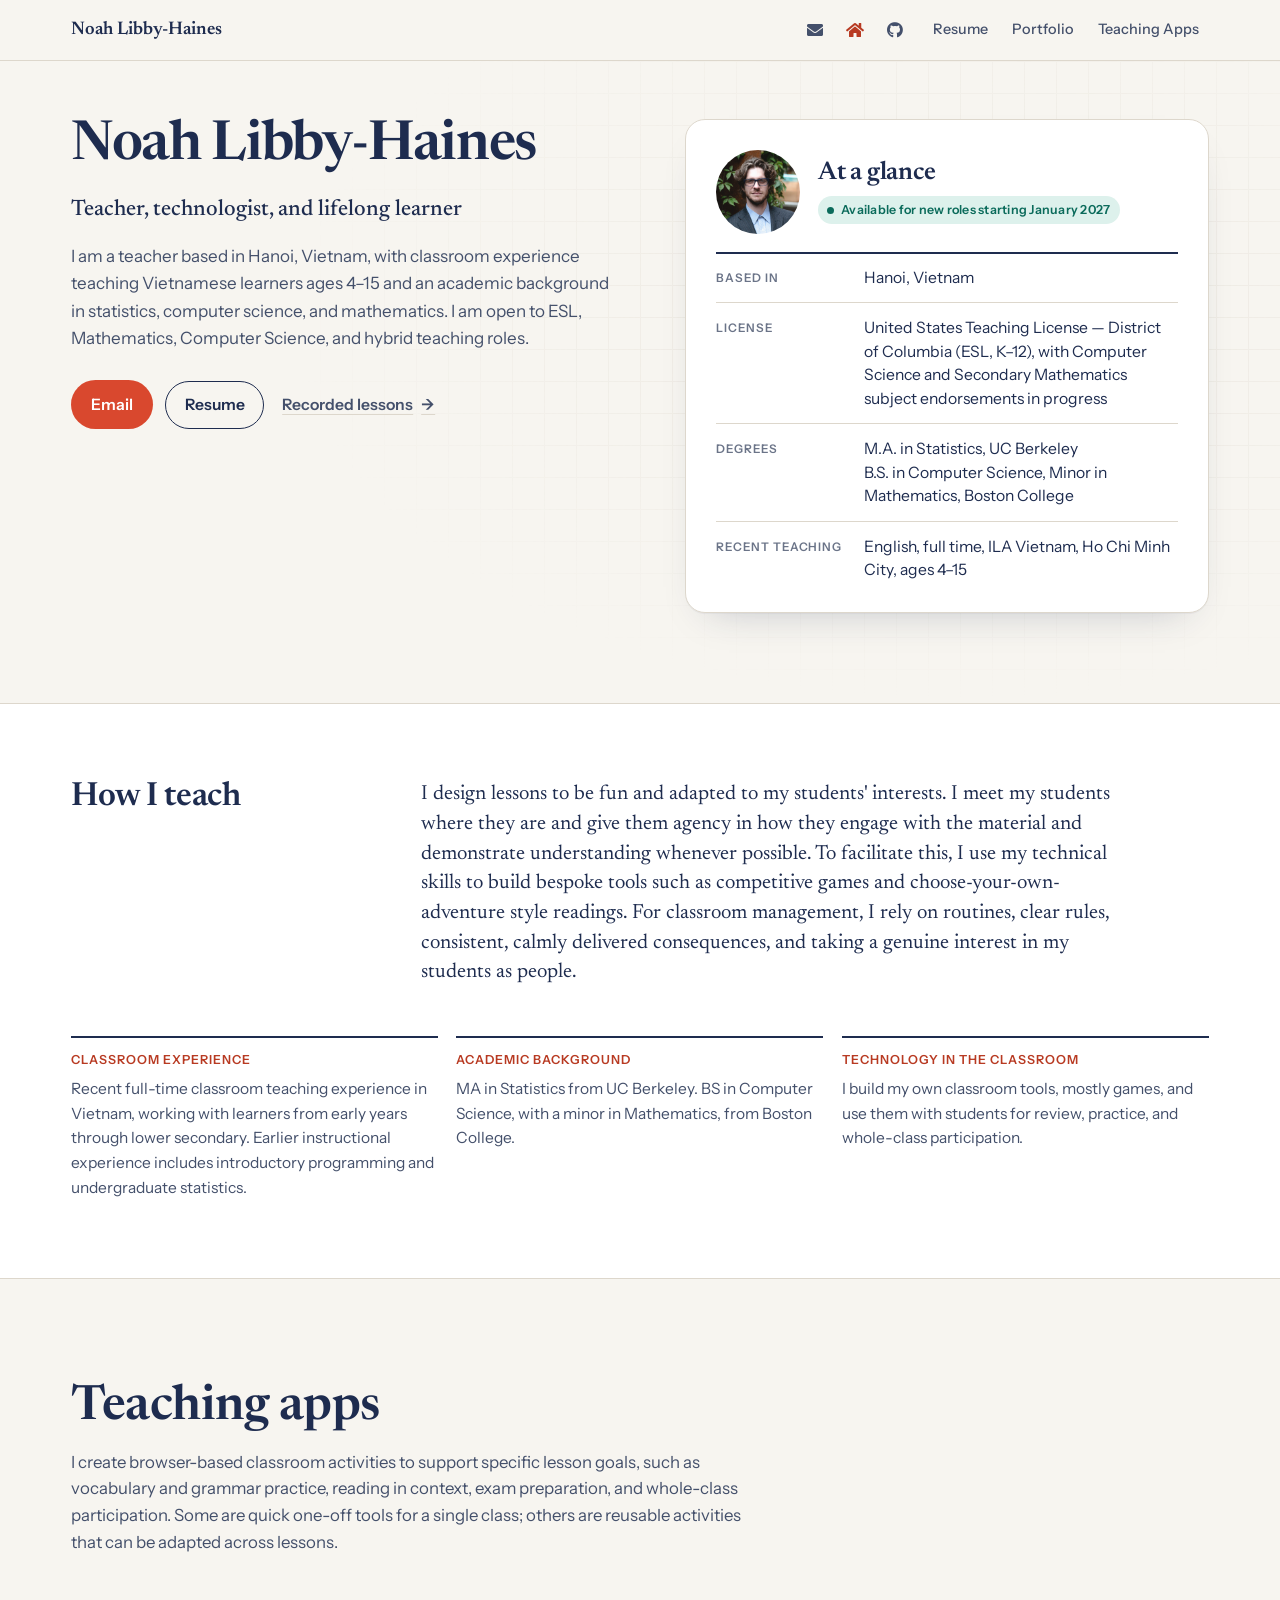
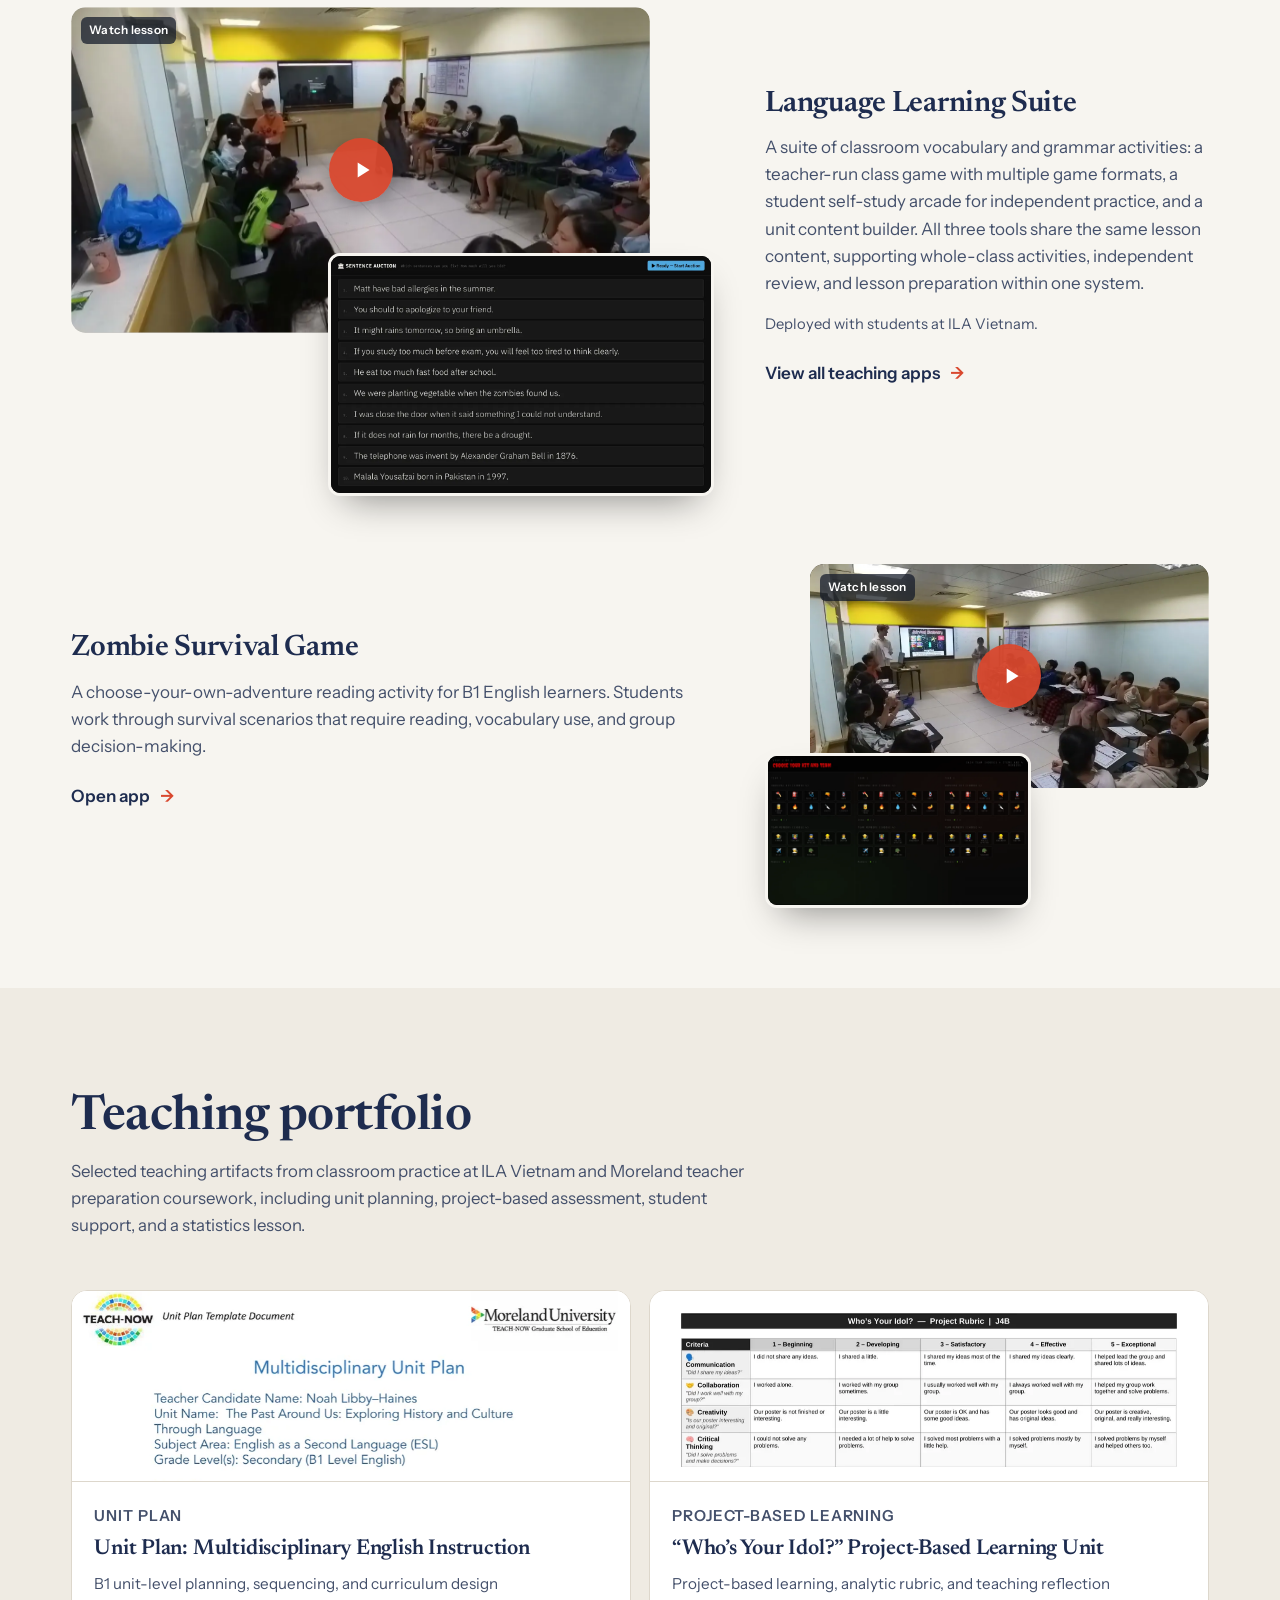
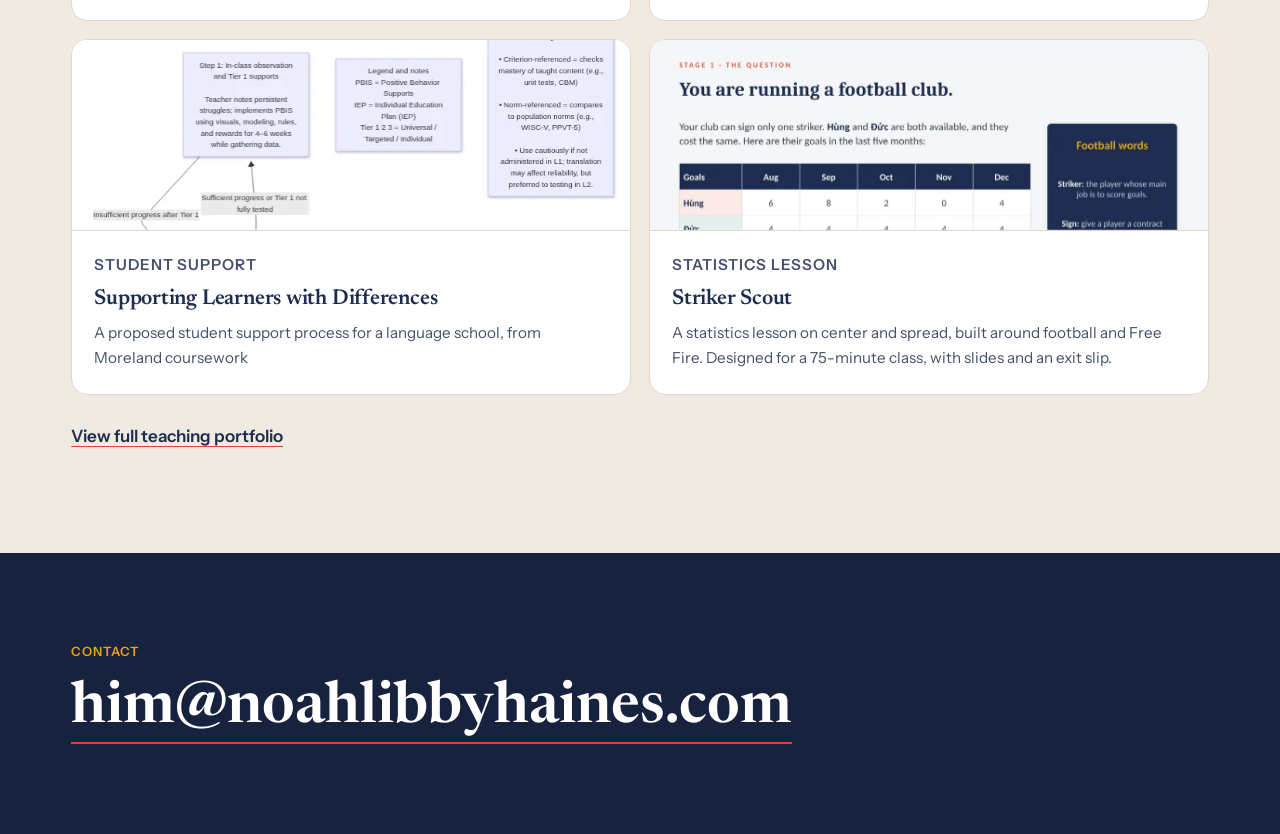
<file: index.html>
<!DOCTYPE html>
<html lang="en">
<head>
<meta charset="UTF-8">
<meta name="viewport" content="width=device-width, initial-scale=1.0">
<title>Noah Libby-Haines | Teacher</title>
<link rel="preconnect" href="https://fonts.googleapis.com">
<link rel="preconnect" href="https://fonts.gstatic.com" crossorigin>
<link rel="stylesheet" href="https://fonts.googleapis.com/css2?family=Newsreader:opsz,wght@6..72,500;6..72,600&family=Instrument+Sans:wght@400;500;600&display=swap">
<link rel="stylesheet" href="https://cdnjs.cloudflare.com/ajax/libs/font-awesome/5.15.4/css/all.min.css">
<link rel="stylesheet" href="assets/site.css">
<script src="assets/motion.js"></script>
<link rel="icon" href="data:,">
</head>
<body>

<a class="skip" href="#main">Skip to content</a>

<header class="bar">
  <div class="bar-in">
    <p class="bar-name">Noah Libby-Haines</p>
    <nav class="bar-nav" aria-label="Site">
      <a class="ico" href="mailto:him@noahlibbyhaines.com" aria-label="Email Noah Libby-Haines"><i class="fas fa-envelope" aria-hidden="true"></i></a>
      <a class="ico" href="index.html" aria-label="Home" aria-current="page"><i class="fas fa-home" aria-hidden="true"></i></a>
      <a class="ico" href="https://github.com/nlhaines/" aria-label="GitHub profile"><i class="fab fa-github" aria-hidden="true"></i></a>
      <a href="resume.html">Resume</a>
      <a href="portfolio.html">Portfolio</a>
      <a href="apps.html">Teaching Apps</a>
    </nav>
  </div>
</header>

<main id="main">

<!-- Hero -->
<section class="hero" id="top">
  <div class="wrap hero-grid">
    <div class="hero-copy">
      <h1>Noah Libby&#8209;Haines</h1>
      <p class="lede">Teacher, technologist, and lifelong learner</p>
      <p class="sub">I am a teacher based in Hanoi, Vietnam, with classroom experience teaching Vietnamese learners ages 4–15 and an academic background in statistics, computer science, and mathematics. I am open to ESL, Mathematics, Computer Science, and hybrid teaching roles.</p>
      <div class="cta">
        <a class="btn btn-solid" href="mailto:him@noahlibbyhaines.com">Email</a>
        <a class="btn btn-line" href="resume.html">Resume</a>
        <a class="btn btn-text" href="portfolio.html#recorded-lessons">Recorded lessons <span aria-hidden="true">&rarr;</span></a>
      </div>
    </div>

    <aside class="glance" aria-labelledby="glance-title">
      <div class="glance-head">
        <img class="glance-photo" src="photos/headshot.jpeg" width="500" height="500" alt="Noah Libby-Haines">
        <div>
          <h2 id="glance-title">At a glance</h2>
          <p class="status status-avail">Available for new roles starting January 2027</p>
        </div>
      </div>
      <dl class="glance-list">
        <div><dt>Based in</dt><dd>Hanoi, Vietnam</dd></div>
        <div><dt>License</dt><dd>United States Teaching License — District of Columbia <span class="nw">(ESL, K–12)</span>, with Computer Science and Secondary Mathematics subject endorsements in progress</dd></div>
        <div><dt>Degrees</dt><dd>M.A. in Statistics, UC Berkeley<br>B.S. in Computer Science, Minor in Mathematics, Boston College</dd></div>
        <div><dt>Recent teaching</dt><dd>English, full time, ILA Vietnam, Ho Chi Minh City, ages 4–15</dd></div>
      </dl>
    </aside>
  </div>
</section>

<!-- Teaching approach -->
<section class="stance" aria-labelledby="approach-title">
  <div class="wrap">
    <div class="stance-grid">
      <h2 id="approach-title">How I teach</h2>
      <div class="stance-body">
        <p>I design lessons to be fun and adapted to my students' interests. I meet my students where they are and give them agency in how they engage with the material and demonstrate understanding whenever possible. To facilitate this, I use my technical skills to build bespoke tools such as competitive games and choose-your-own-adventure style readings. For classroom management, I rely on routines, clear rules, consistent, calmly delivered consequences, and taking a genuine interest in my students as people.</p>
      </div>
    </div>
    <div class="facets">
      <div class="facet">
        <h3>Classroom experience</h3>
        <p>Recent full-time classroom teaching experience in Vietnam, working with learners from early years through lower secondary. Earlier instructional experience includes introductory programming and undergraduate statistics.</p>
      </div>
      <div class="facet">
        <h3>Academic background</h3>
        <p>MA in Statistics from UC Berkeley. BS in Computer Science, with a minor in Mathematics, from Boston College.</p>
      </div>
      <div class="facet">
        <h3>Technology in the classroom</h3>
        <p>I build my own classroom tools, mostly games, and use them with students for review, practice, and whole-class participation.</p>
      </div>
    </div>
  </div>
</section>

<!-- Teaching apps -->
<section class="sec" id="apps" aria-labelledby="apps-title">
  <div class="wrap">
    <header class="sec-head">
      <h2 id="apps-title">Teaching apps</h2>
      <p class="sec-intro">I create browser-based classroom activities to support specific lesson goals, such as vocabulary and grammar practice, reading in context, exam preparation, and whole-class participation. Some are quick one-off tools for a single class; others are reusable activities that can be adapted across lessons.</p>
    </header>

    <article class="pair">
      <div class="pair-media">
        <a class="frame frame-class" href="https://youtu.be/0RWtmdgBrx8" aria-label="Watch lesson: Language Learning Suite in a recorded class (YouTube)">
          <img src="assets/img/class-games-lesson.webp" width="1280" height="720" alt="Recorded classroom games lesson">
          <span class="play" aria-hidden="true"><svg viewBox="0 0 24 24"><path d="M8 5v14l11-7z"/></svg></span>
          <span class="frame-label">Watch lesson</span>
        </a>
        <div class="frame frame-app">
          <img src="assets/img/app-auction.webp" width="1200" height="750" alt="Sentence Auction, one of the classroom games: English sentences with errors for teams to bid on and correct">
        </div>
      </div>
      <div class="pair-text">
        <h3>Language Learning Suite</h3>
        <p>A suite of classroom vocabulary and grammar activities: a teacher-run class game with multiple game formats, a student self-study arcade for independent practice, and a unit content builder. All three tools share the same lesson content, supporting whole-class activities, independent review, and lesson preparation within one system.</p>
        <p class="note-line">Deployed with students at ILA Vietnam.</p>
        <ul class="links">
          <li><a href="apps.html">View all teaching apps</a></li>
        </ul>
      </div>
    </article>

    <article class="pair pair-flip">
      <div class="pair-media">
        <a class="frame frame-class" href="https://www.youtube.com/watch?v=Rjse7mLKOV4" aria-label="Watch lesson: Zombie Survival Game in a recorded reading lesson (YouTube)">
          <img src="assets/img/class-zombie-lesson.webp" width="1280" height="720" alt="Recorded zombie survival reading lesson">
          <span class="play" aria-hidden="true"><svg viewBox="0 0 24 24"><path d="M8 5v14l11-7z"/></svg></span>
          <span class="frame-label">Watch lesson</span>
        </a>
        <div class="frame frame-app">
          <img src="assets/img/app-zombie-kit.webp" width="1200" height="688" alt="Zombie Survival Game setup screen where each team chooses survival items and team members">
        </div>
      </div>
      <div class="pair-text">
        <h3>Zombie Survival Game</h3>
        <p>A choose-your-own-adventure reading activity for B1 English learners. Students work through survival scenarios that require reading, vocabulary use, and group decision-making.</p>
        <ul class="links">
          <li><a href="apps/zombie_game_v3.html">Open app</a></li>
        </ul>
      </div>
    </article>
  </div>
</section>

<!-- Teaching portfolio -->
<section class="sec sec-tint" id="portfolio" aria-labelledby="portfolio-title">
  <div class="wrap">
    <header class="sec-head">
      <h2 id="portfolio-title">Teaching portfolio</h2>
      <p class="sec-intro">Selected teaching artifacts from classroom practice at ILA Vietnam and Moreland teacher preparation coursework, including unit planning, project-based assessment, student support, and a statistics lesson.</p>
    </header>
    <div class="cards">
      <a class="card" href="portfolio/lesson_plans/u3a2-unit-plan.pdf">
        <div class="card-img"><img src="assets/img/unit-plan.webp" width="900" height="565" alt=""></div>
        <div class="card-body">
          <p class="card-k">Unit plan</p>
          <h3>Unit Plan: Multidisciplinary English Instruction</h3>
          <p>B1 unit-level planning, sequencing, and curriculum design</p>
        </div>
      </a>
      <a class="card" href="portfolio/whos-your-idol.html">
        <div class="card-img"><img class="fit" src="assets/img/idol-rubric.webp" width="1000" height="316" alt=""></div>
        <div class="card-body">
          <p class="card-k">Project-based learning</p>
          <h3>“Who’s Your Idol?” Project-Based Learning Unit</h3>
          <p>Project-based learning, analytic rubric, and teaching reflection</p>
        </div>
      </a>
      <a class="card" href="portfolio.html#supporting-learners">
        <div class="card-img"><img src="assets/img/support-flow.webp" width="720" height="420" alt=""></div>
        <div class="card-body">
          <p class="card-k">Student support</p>
          <h3>Supporting Learners with Differences</h3>
          <p>A proposed student support process for a language school, from Moreland coursework</p>
        </div>
      </a>
      <a class="card" href="portfolio.html#striker-scout">
        <div class="card-img"><img src="assets/img/ss-slide-03.webp" width="1200" height="675" alt=""></div>
        <div class="card-body">
          <p class="card-k">Statistics lesson</p>
          <h3>Striker Scout</h3>
          <p>A statistics lesson on center and spread, built around football and Free Fire. Designed for a 75-minute class, with slides and an exit slip.</p>
        </div>
      </a>
    </div>
    <p class="more"><a href="portfolio.html">View full teaching portfolio</a></p>
  </div>
</section>

</main>

<footer class="foot">
  <div class="wrap foot-in">
    <p class="foot-ask">Contact</p>
    <a class="foot-mail" href="mailto:him@noahlibbyhaines.com">him@noahlibbyhaines.com</a>
  </div>
</footer>

</body>
</html>
</file>
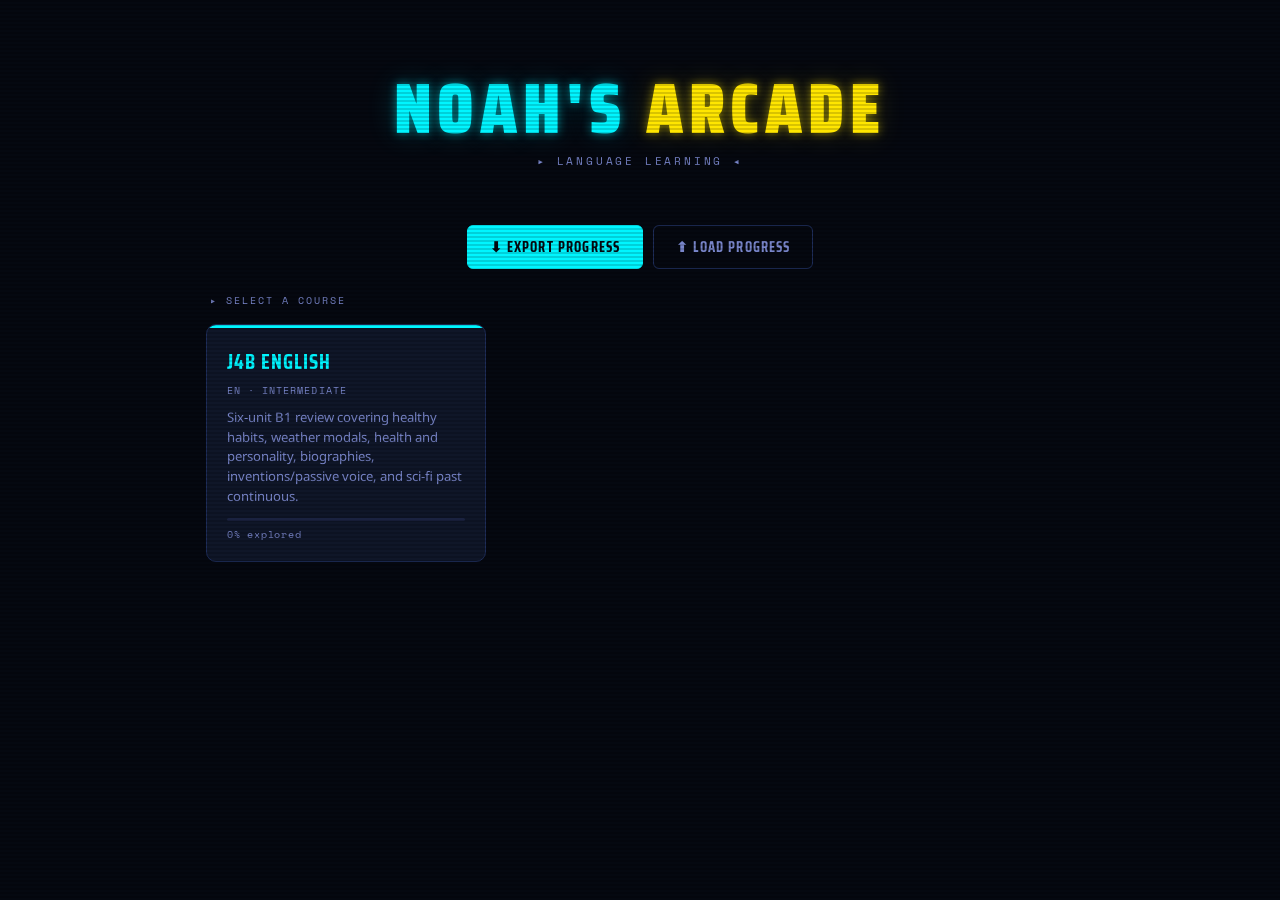
<file: apps/LL-game/index.html>
<!DOCTYPE html><html lang="en"><head><meta charset="UTF-8"><meta name="viewport" content="width=device-width, initial-scale=1.0"><title>Noah's Language Arcade</title><link rel="preconnect" href="https://fonts.googleapis.com"><link href="https://fonts.googleapis.com/css2?family=Saira+Condensed:wght@400;700;900&family=Space+Mono:wght@400;700&family=Noto+Sans:wght@400;600&display=swap" rel="stylesheet"><link rel="stylesheet" href="style.css"></head><body><div id="feedback"></div><div id="welcome" class="screen active"><div class="page-wrap"><div class="welcome-hero"><div class="app-logo">NOAH'S <span>ARCADE</span></div><div class="app-tagline">▸ LANGUAGE LEARNING ◂</div></div><div class="save-row"><button class="action-btn primary" id="btn-export">⬇ Export Progress</button><button class="action-btn" id="btn-import">⬆ Load Progress</button><input type="file" id="import-input" accept=".json" style="display:none"></div><div class="section-label">▸ SELECT A COURSE</div><div class="module-grid" id="module-grid"></div></div></div><div id="hub" class="screen"><div class="page-wrap"><div class="hub-header"><div class="hub-back" id="hub-back-btn">← COURSES</div><div class="hub-logo" id="hub-logo-text">NOAH'S <span>ARCADE</span></div><div class="hub-sub" id="hub-sub-text"></div></div><div class="hub-stats"><div class="stat-chip"><strong id="stat-seen">0</strong>SEEN</div><div class="stat-chip"><strong id="stat-correct">0</strong>CORRECT</div><div class="stat-chip"><strong id="stat-games">0</strong>BEST SCORES</div></div><div class="immersion-row"><span class="immersion-label">Immersion Mode</span><label class="toggle"><input type="checkbox" id="immersion-toggle"><div class="toggle-track"></div></label><span class="immersion-label" style="color:var(--sub);font-size:.6rem">(hides translations)</span></div><div class="section-label">▸ UNITS</div><div class="unit-tabs" id="unit-tabs"></div><div class="section-label">▸ FILTER BY TOPIC</div><div class="cat-grid" id="cat-grid"></div><div class="cat-hint" id="cat-hint"></div><div class="section-label">▸ CHOOSE YOUR GAME</div><div class="cabinet-grid" id="cabinet-grid"></div></div></div><div id="gscreen" class="screen"><div class="game-header"><button class="game-back-btn">← HUB</button><div class="game-header-title" id="play-mode-label"></div><div class="game-header-stats"><div class="lives-display" id="lives-display">❤️❤️❤️</div><div class="score-display" id="score-display">0 XP</div></div></div><div class="game-wrap"><div id="introview"><div style="height:24px"></div><div class="intro-title" id="intro-title">RAPID FIRE</div><div class="cabinet-name" id="intro-mode-color" style="margin-bottom:8px"></div><div class="intro-desc" id="intro-desc"></div><div class="config-row"><div class="config-label">Questions</div><input type="range" id="cfg-qcount" min="5" max="20" value="10" step="5"><div class="config-val" id="cfg-qcount-val">10</div></div><div class="config-row"><div class="config-label">Difficulty</div><input type="range" id="cfg-diff" min="1" max="4" value="2" step="1"><div class="config-val" id="cfg-diff-val">MEDIUM</div></div><button class="start-btn" onclick="startGame()">▶ START GAME</button></div><div id="playview" style="display:none"><div class="progress-bar"><div class="progress-fill" id="progress-fill" style="width:0%"></div></div><div class="streak-bar"><div class="streak-label">STREAK</div><div class="streak-pips" id="streak-pips"><div class="pip" id="p0"></div><div class="pip" id="p1"></div><div class="pip" id="p2"></div><div class="pip" id="p3"></div><div class="pip" id="p4"></div><div class="pip" id="p5"></div></div></div><div class="timer-wrap" id="timer-wrap" style="display:none"><svg class="timer-svg" width="60" height="60" viewBox="0 0 60 60"><circle class="timer-track" cx="30" cy="30" r="24"/><circle class="timer-arc" id="timer-arc" cx="30" cy="30" r="24" stroke-dasharray="150.8" stroke-dashoffset="0"/><text class="timer-text" x="30" y="30" id="timer-text">10</text></svg></div><div id="qcard"><div class="q-mode-tag" id="q-mode-tag"></div><div class="q-text" id="q-text"></div><div class="q-hint" id="q-hint" style="display:none"></div><div class="q-l1" id="q-l1" style="display:none"></div></div><div id="blankwrap" style="display:none"><div class="blank-sentence" id="blank-sentence"></div><div class="blank-l1" id="blank-l1" style="display:none"></div></div><div class="options-grid" id="options-grid" style="display:none"></div><div id="typeinput" style="display:none"><input class="type-field" id="type-field" type="text" placeholder="Type your answer…" autocomplete="off" autocorrect="off" spellcheck="false"><button class="submit-btn" id="btn-submit-type">CHECK ↵</button></div><div id="wordorderwrap" style="display:none"><div class="drop-zone" id="drop-zone"></div><div class="tile-pool" id="tile-pool"></div><button class="check-btn" id="check-wo" style="display:none">CHECK ORDER</button></div><div id="freewritewrap" style="display:none"><div class="fw-broken" id="fw-broken" style="display:none"></div><textarea class="fw-field" id="fw-field" placeholder="Write your answer here…" rows="3"></textarea><button class="submit-btn" id="btn-submit-fw">CHECK ↵</button><div class="fw-model" id="fw-model" style="display:none"><div class="fw-model-label">MODEL ANSWER</div><div class="fw-model-answer" id="fw-model-answer"></div></div><div class="fw-explanation" id="fw-explanation" style="display:none"></div><div class="repair-checks" id="repair-checks" style="display:none"></div></div><div id="matchwrap" style="display:none"><div class="match-cols"><div><div class="match-col-label">Words</div><div id="match-col-words"></div></div><div><div class="match-col-label">Definitions</div><div id="match-col-defs"></div></div></div></div><button class="next-btn" id="next-btn">NEXT →</button></div><div id="resview" style="display:none"><div class="res-title" id="res-title">GAME OVER</div><div class="res-score" id="res-score">0</div><div class="res-sub" id="res-sub"></div><div class="res-stats"><div class="res-stat"><strong id="res-correct">0</strong>Correct </div><div class="res-stat"><strong id="res-wrong">0</strong>Wrong </div><div class="res-stat"><strong id="res-pct">0%</strong>Accuracy </div></div><div class="res-hi" id="res-hi"></div><div class="res-btns"><button class="res-btn primary" id="res-btn-again">▶ PLAY AGAIN</button><button class="res-btn secondary" id="res-btn-hub">← HUB</button></div></div></div></div><script src="engine.js"></script></body></html>
</file>
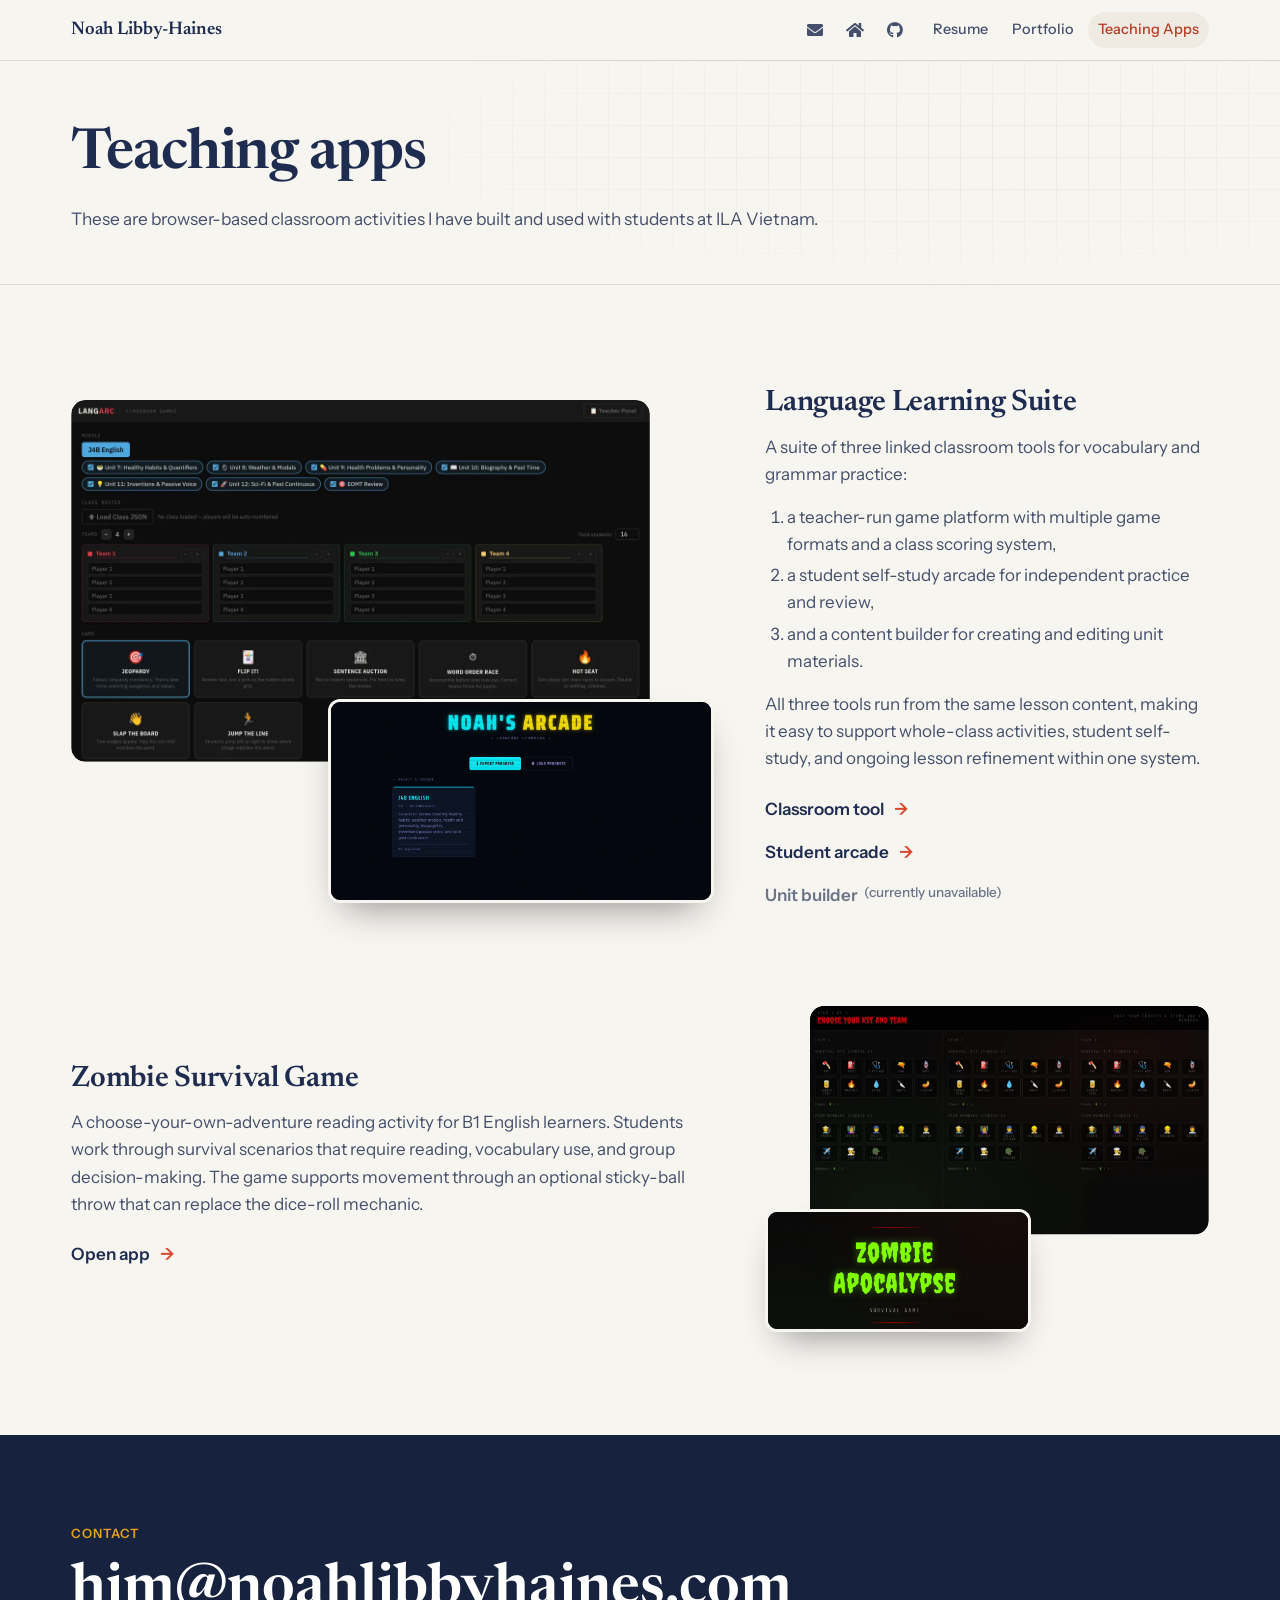
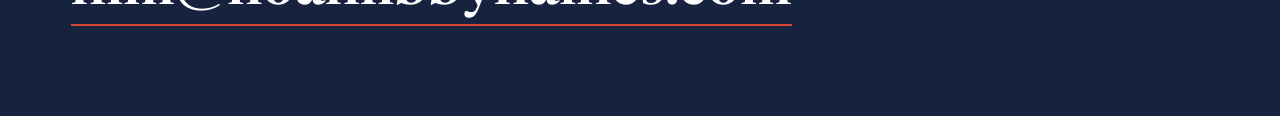
<file: apps.html>
<!DOCTYPE html>
<html lang="en">
<head>
<meta charset="UTF-8">
<meta name="viewport" content="width=device-width, initial-scale=1.0">
<title>Teaching Apps by Noah Libby-Haines</title>
<link rel="preconnect" href="https://fonts.googleapis.com">
<link rel="preconnect" href="https://fonts.gstatic.com" crossorigin>
<link rel="stylesheet" href="https://fonts.googleapis.com/css2?family=Newsreader:opsz,wght@6..72,500;6..72,600&family=Instrument+Sans:wght@400;500;600&display=swap">
<link rel="stylesheet" href="https://cdnjs.cloudflare.com/ajax/libs/font-awesome/5.15.4/css/all.min.css">
<link rel="stylesheet" href="assets/site.css">
<script src="assets/motion.js"></script>
<link rel="icon" href="data:,">
</head>
<body>

<a class="skip" href="#main">Skip to content</a>

<header class="bar">
  <div class="bar-in">
    <p class="bar-name">Noah Libby-Haines</p>
    <nav class="bar-nav" aria-label="Site">
      <a class="ico" href="mailto:him@noahlibbyhaines.com" aria-label="Email Noah Libby-Haines"><i class="fas fa-envelope" aria-hidden="true"></i></a>
      <a class="ico" href="index.html" aria-label="Home"><i class="fas fa-home" aria-hidden="true"></i></a>
      <a class="ico" href="https://github.com/nlhaines/" aria-label="GitHub profile"><i class="fab fa-github" aria-hidden="true"></i></a>
      <a href="resume.html">Resume</a>
      <a href="portfolio.html">Portfolio</a>
      <a href="apps.html" aria-current="page">Teaching Apps</a>
    </nav>
  </div>
</header>

<main id="main">

<section class="page-head">
  <div class="wrap">
    <h1>Teaching apps</h1>
    <p class="page-intro">These are browser-based classroom activities I have built and used with students at ILA Vietnam.</p>
  </div>
</section>

<section class="sec" aria-label="Teaching apps">
  <div class="wrap">

    <article class="pair" id="language-learning-suite">
      <div class="pair-media">
        <a class="frame frame-class" href="apps/LL-game/classroom.html" aria-label="Open the classroom tool">
          <img src="assets/img/app-classroom-setup.webp" width="1200" height="750" alt="Classroom tool setup screen: course units, team rosters and a choice of game formats">
        </a>
        <a class="frame frame-app" href="apps/LL-game/index.html" aria-label="Open the student arcade">
          <img src="assets/img/app-arcade.webp" width="1200" height="625" alt="Student arcade home screen with a course card for J4B English">
        </a>
      </div>
      <div class="pair-text">
        <h3>Language Learning Suite</h3>
        <p>A suite of three linked classroom tools for vocabulary and grammar practice:</p>
        <ol>
          <li>a teacher-run game platform with multiple game formats and a class scoring system,</li>
          <li>a student self-study arcade for independent practice and review,</li>
          <li>and a content builder for creating and editing unit materials.</li>
        </ol>
        <p>All three tools run from the same lesson content, making it easy to support whole-class activities, student self-study, and ongoing lesson refinement within one system.</p>
        <ul class="links">
          <li><a href="apps/LL-game/classroom.html">Classroom tool</a></li>
          <li><a href="apps/LL-game/index.html">Student arcade</a></li>
          <li><span class="off">Unit builder <small>(currently unavailable)</small></span></li>
        </ul>
      </div>
    </article>

    <article class="pair pair-flip" id="zombie-survival">
      <div class="pair-media">
        <a class="frame frame-class" href="apps/zombie_game_v3.html" aria-label="Open the Zombie Survival Game">
          <img src="assets/img/app-zombie-kit.webp" width="1200" height="688" alt="Zombie Survival Game setup screen where each team chooses survival items and team members">
        </a>
        <div class="frame frame-app">
          <img src="photos/zombie_survival_thumb.png" width="902" height="407" alt="Zombie Survival Game title screen">
        </div>
      </div>
      <div class="pair-text">
        <h3>Zombie Survival Game</h3>
        <p>A choose-your-own-adventure reading activity for B1 English learners. Students work through survival scenarios that require reading, vocabulary use, and group decision-making. The game supports movement through an optional sticky-ball throw that can replace the dice-roll mechanic.</p>
        <ul class="links">
          <li><a href="apps/zombie_game_v3.html">Open app</a></li>
        </ul>
      </div>
    </article>

  </div>
</section>

</main>

<footer class="foot">
  <div class="wrap foot-in">
    <p class="foot-ask">Contact</p>
    <a class="foot-mail" href="mailto:him@noahlibbyhaines.com">him@noahlibbyhaines.com</a>
  </div>
</footer>

</body>
</html>
</file>
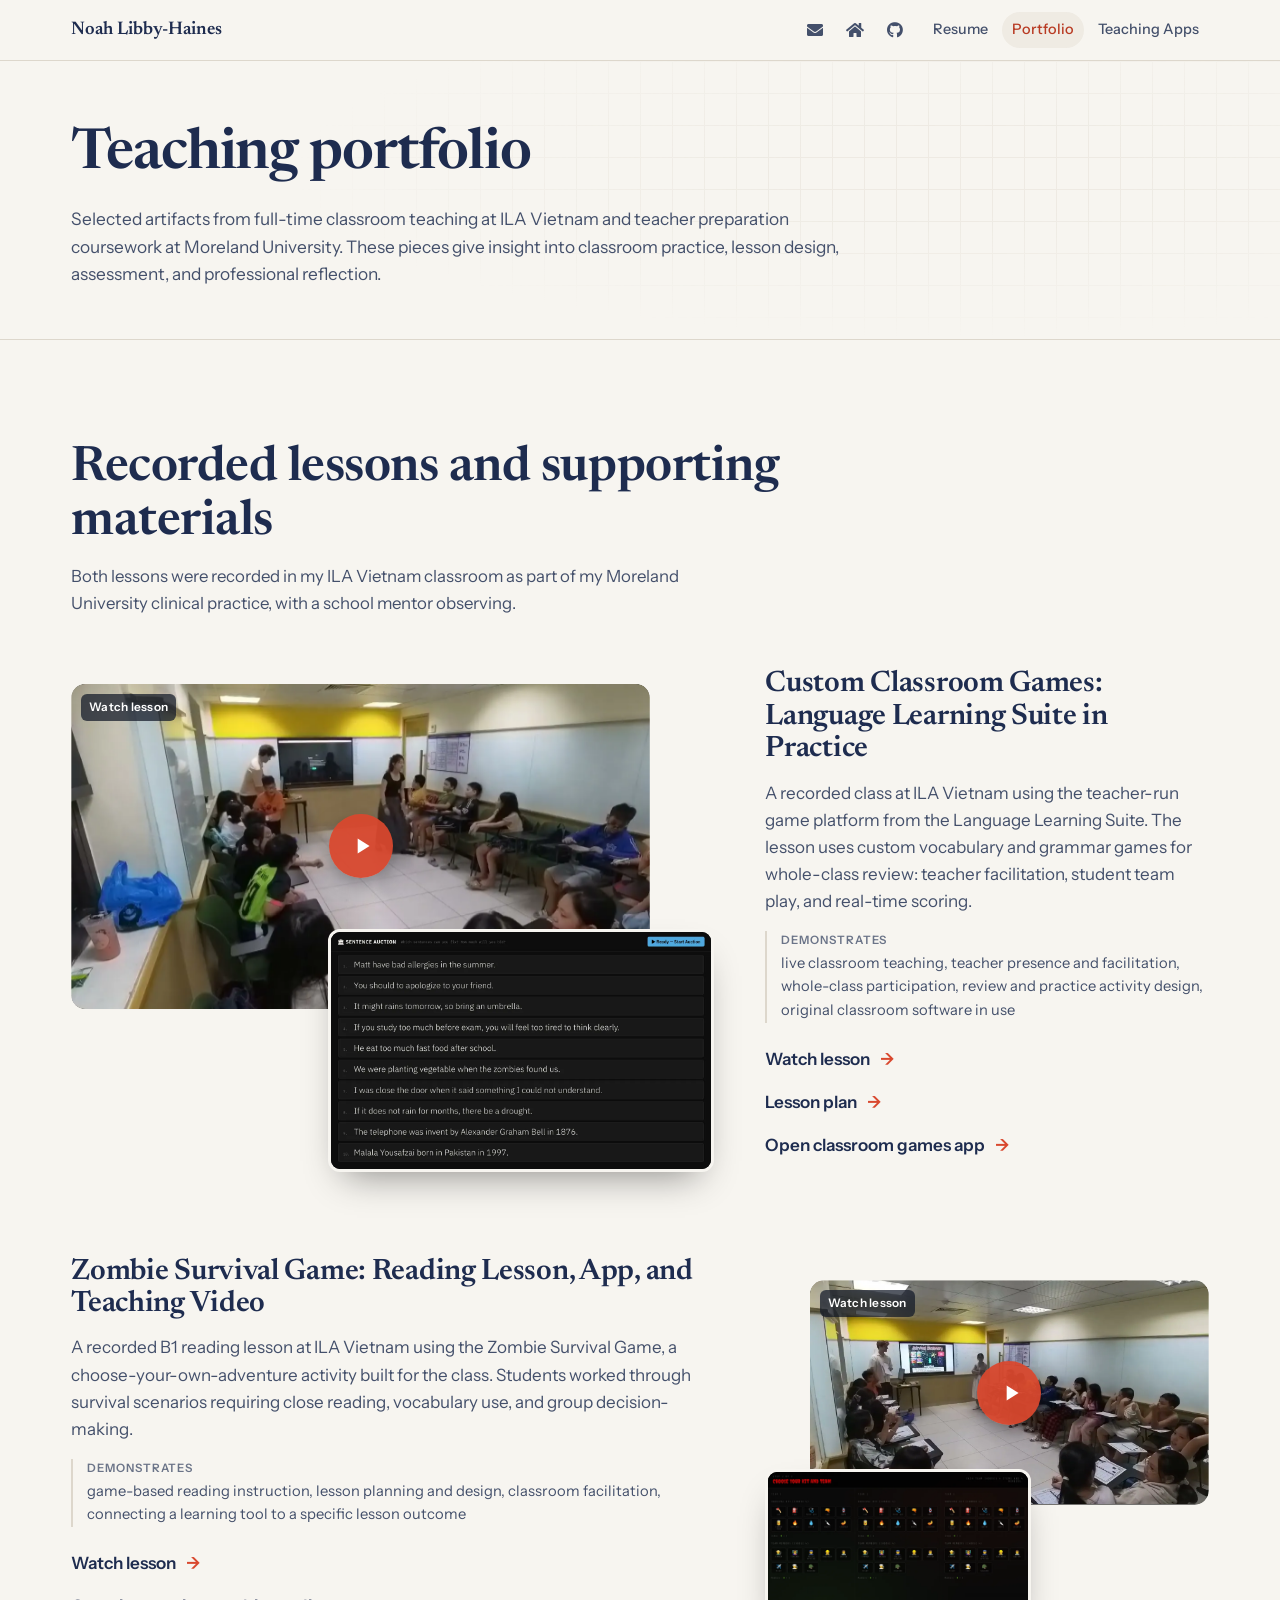
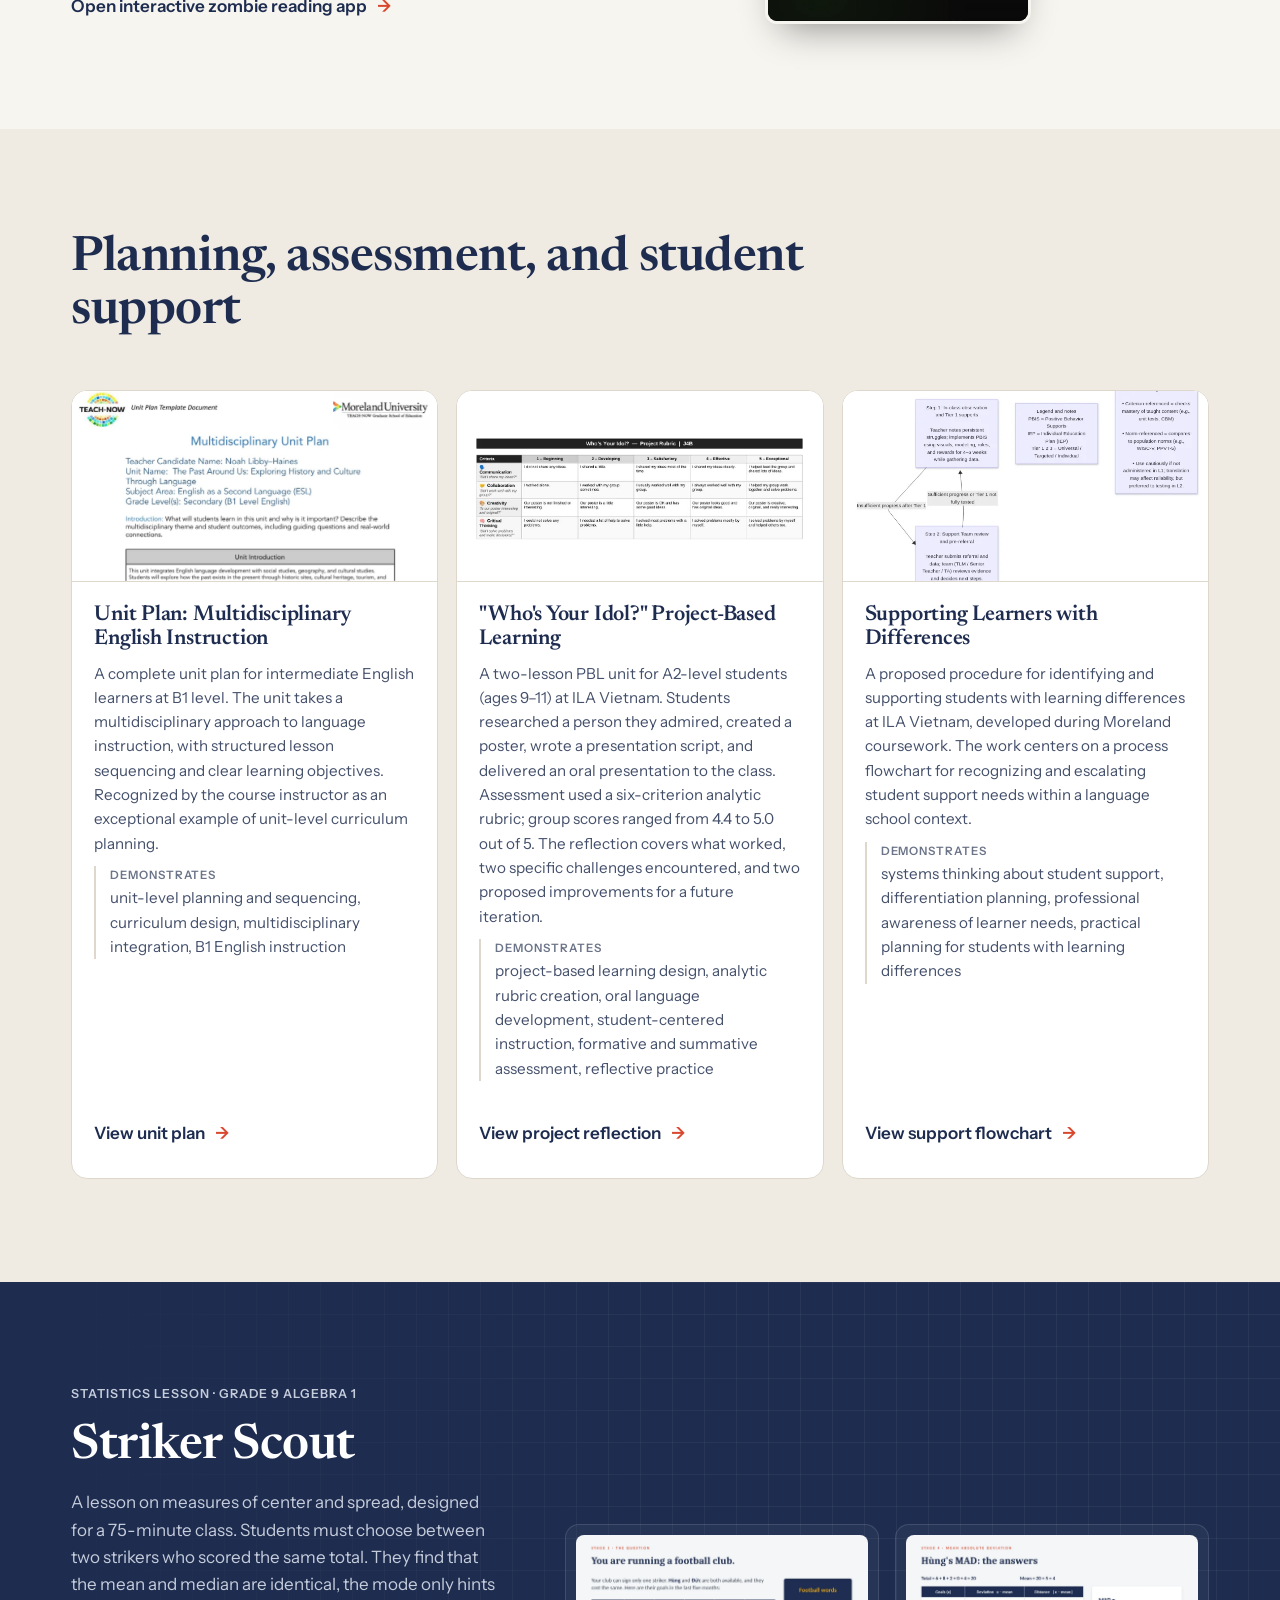
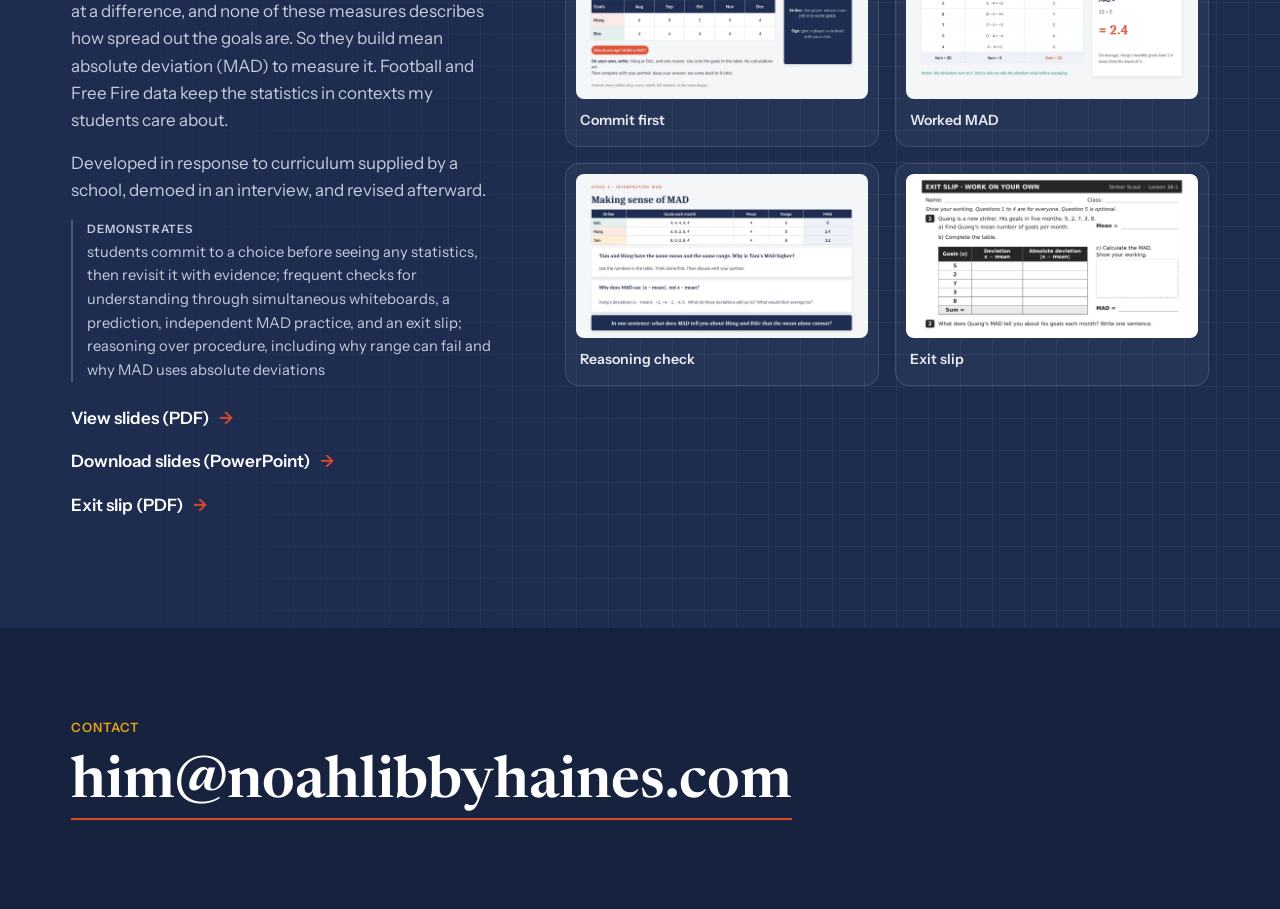
<file: portfolio.html>
<!DOCTYPE html>
<html lang="en">
<head>
<meta charset="UTF-8">
<meta name="viewport" content="width=device-width, initial-scale=1.0">
<title>Teaching Portfolio | Noah Libby-Haines</title>
<link rel="preconnect" href="https://fonts.googleapis.com">
<link rel="preconnect" href="https://fonts.gstatic.com" crossorigin>
<link rel="stylesheet" href="https://fonts.googleapis.com/css2?family=Newsreader:opsz,wght@6..72,500;6..72,600&family=Instrument+Sans:wght@400;500;600&display=swap">
<link rel="stylesheet" href="https://cdnjs.cloudflare.com/ajax/libs/font-awesome/5.15.4/css/all.min.css">
<link rel="stylesheet" href="assets/site.css">
<script src="assets/motion.js"></script>
<link rel="icon" href="data:,">
</head>
<body>

<a class="skip" href="#main">Skip to content</a>

<header class="bar">
  <div class="bar-in">
    <p class="bar-name">Noah Libby-Haines</p>
    <nav class="bar-nav" aria-label="Site">
      <a class="ico" href="mailto:him@noahlibbyhaines.com" aria-label="Email Noah Libby-Haines"><i class="fas fa-envelope" aria-hidden="true"></i></a>
      <a class="ico" href="index.html" aria-label="Home"><i class="fas fa-home" aria-hidden="true"></i></a>
      <a class="ico" href="https://github.com/nlhaines/" aria-label="GitHub profile"><i class="fab fa-github" aria-hidden="true"></i></a>
      <a href="resume.html">Resume</a>
      <a href="portfolio.html" aria-current="page">Portfolio</a>
      <a href="apps.html">Teaching Apps</a>
    </nav>
  </div>
</header>

<main id="main">

<section class="page-head">
  <div class="wrap">
    <h1>Teaching portfolio</h1>
    <p class="page-intro">Selected artifacts from full-time classroom teaching at ILA Vietnam and teacher preparation coursework at Moreland University. These pieces give insight into classroom practice, lesson design, assessment, and professional reflection.</p>
  </div>
</section>

<!-- Section 1: Recorded lessons -->
<section class="sec" id="recorded-lessons" aria-labelledby="rl-title">
  <div class="wrap">
    <header class="sec-head">
      <h2 id="rl-title">Recorded lessons and supporting materials</h2>
      <p class="sec-intro">Both lessons were recorded in my ILA Vietnam classroom as part of my Moreland University clinical practice, with a school mentor observing.</p>
    </header>

    <article class="pair" id="classroom-games">
      <div class="pair-media">
        <a class="frame frame-class" href="https://youtu.be/0RWtmdgBrx8" aria-label="Watch lesson: Custom Classroom Games (YouTube)">
          <img src="assets/img/class-games-lesson.webp" width="1280" height="720" alt="Recorded classroom games lesson">
          <span class="play" aria-hidden="true"><svg viewBox="0 0 24 24"><path d="M8 5v14l11-7z"/></svg></span>
          <span class="frame-label">Watch lesson</span>
        </a>
        <div class="frame frame-app">
          <img src="assets/img/app-auction.webp" width="1200" height="750" alt="Sentence Auction, one of the classroom games: English sentences with errors for teams to bid on and correct">
        </div>
      </div>
      <div class="pair-text">
        <h3>Custom Classroom Games: Language Learning Suite in Practice</h3>
        <p>A recorded class at ILA Vietnam using the teacher-run game platform from the Language Learning Suite. The lesson uses custom vocabulary and grammar games for whole-class review: teacher facilitation, student team play, and real-time scoring.</p>
        <p class="demonstrates"><strong>Demonstrates</strong>live classroom teaching, teacher presence and facilitation, whole-class participation, review and practice activity design, original classroom software in use</p>
        <ul class="links">
          <li><a href="https://youtu.be/0RWtmdgBrx8">Watch lesson</a></li>
          <li><a href="portfolio/lesson_plans/classroom_games_eomt_review.pdf">Lesson plan</a></li>
          <li><a href="apps/LL-game/classroom.html">Open classroom games app</a></li>
        </ul>
      </div>
    </article>

    <article class="pair pair-flip" id="zombie-survival">
      <div class="pair-media">
        <a class="frame frame-class" href="https://www.youtube.com/watch?v=Rjse7mLKOV4" aria-label="Watch lesson: Zombie Survival Game (YouTube)">
          <img src="assets/img/class-zombie-lesson.webp" width="1280" height="720" alt="Recorded zombie survival reading lesson">
          <span class="play" aria-hidden="true"><svg viewBox="0 0 24 24"><path d="M8 5v14l11-7z"/></svg></span>
          <span class="frame-label">Watch lesson</span>
        </a>
        <div class="frame frame-app">
          <img src="assets/img/app-zombie-kit.webp" width="1200" height="688" alt="Zombie Survival Game setup screen where each team chooses survival items and team members">
        </div>
      </div>
      <div class="pair-text">
        <h3>Zombie Survival Game: Reading Lesson, App, and Teaching Video</h3>
        <p>A recorded B1 reading lesson at ILA Vietnam using the Zombie Survival Game, a choose-your-own-adventure activity built for the class. Students worked through survival scenarios requiring close reading, vocabulary use, and group decision-making.</p>
        <p class="demonstrates"><strong>Demonstrates</strong>game-based reading instruction, lesson planning and design, classroom facilitation, connecting a learning tool to a specific lesson outcome</p>
        <ul class="links">
          <li><a href="https://www.youtube.com/watch?v=Rjse7mLKOV4">Watch lesson</a></li>
          <li><a href="apps/zombie_game_v3.html">Open interactive zombie reading app</a></li>
        </ul>
      </div>
    </article>
  </div>
</section>

<!-- Section 2: Planning, assessment, and student support -->
<section class="sec sec-tint" id="planning" aria-labelledby="pa-title">
  <div class="wrap">
    <header class="sec-head">
      <h2 id="pa-title">Planning, assessment, and student support</h2>
    </header>
    <div class="cards cards-3">
      <article class="card" id="unit-plan">
        <div class="card-img"><img src="assets/img/unit-plan.webp" width="900" height="565" alt="First page of the unit plan, The Past Around Us: Exploring History and Culture Through Language"></div>
        <div class="card-body">
          <h3>Unit Plan: Multidisciplinary English Instruction</h3>
          <p>A complete unit plan for intermediate English learners at B1 level. The unit takes a multidisciplinary approach to language instruction, with structured lesson sequencing and clear learning objectives. Recognized by the course instructor as an exceptional example of unit-level curriculum planning.</p>
          <p class="demonstrates"><strong>Demonstrates</strong>unit-level planning and sequencing, curriculum design, multidisciplinary integration, B1 English instruction</p>
          <ul class="links card-links"><li><a href="portfolio/lesson_plans/u3a2-unit-plan.pdf">View unit plan</a></li></ul>
        </div>
      </article>
      <article class="card" id="whos-your-idol">
        <div class="card-img"><img class="fit" src="assets/img/idol-rubric.webp" width="1000" height="316" alt="The Who's Your Idol? project rubric: six criteria, each with five levels from Beginning to Exceptional"></div>
        <div class="card-body">
          <h3>"Who's Your Idol?" Project-Based Learning</h3>
          <p>A two-lesson PBL unit for A2-level students (ages 9–11) at ILA Vietnam. Students researched a person they admired, created a poster, wrote a presentation script, and delivered an oral presentation to the class. Assessment used a six-criterion analytic rubric; group scores ranged from 4.4 to 5.0 out of 5. The reflection covers what worked, two specific challenges encountered, and two proposed improvements for a future iteration.</p>
          <p class="demonstrates"><strong>Demonstrates</strong>project-based learning design, analytic rubric creation, oral language development, student-centered instruction, formative and summative assessment, reflective practice</p>
          <ul class="links card-links"><li><a href="portfolio/whos-your-idol.html">View project reflection</a></li></ul>
        </div>
      </article>
      <article class="card" id="supporting-learners">
        <div class="card-img"><img src="assets/img/support-flow.webp" width="720" height="420" alt="Part of the support flowchart: step 1, in-class observation and Tier 1 supports; step 2, support team review and pre-referral"></div>
        <div class="card-body">
          <h3>Supporting Learners with Differences</h3>
          <p>A proposed procedure for identifying and supporting students with learning differences at ILA Vietnam, developed during Moreland coursework. The work centers on a process flowchart for recognizing and escalating student support needs within a language school context.</p>
          <p class="demonstrates"><strong>Demonstrates</strong>systems thinking about student support, differentiation planning, professional awareness of learner needs, practical planning for students with learning differences</p>
          <ul class="links card-links"><li><a href="portfolio/iep_chart/chart.svg">View support flowchart</a></li></ul>
        </div>
      </article>
    </div>
  </div>
</section>

<!-- Section 3: Statistics lesson -->
<section class="sec sec-dark" id="striker-scout" aria-labelledby="ss-title">
  <div class="wrap">
    <div class="ss-grid">
      <div class="ss-copy">
        <p class="kicker kicker-light">Statistics lesson · Grade 9 Algebra 1</p>
        <h2 id="ss-title">Striker Scout</h2>
        <p>A lesson on measures of center and spread, designed for a 75-minute class. Students must choose between two strikers who scored the same total. They find that the mean and median are identical, the mode only hints at a difference, and none of these measures describes how spread out the goals are. So they build mean absolute deviation (MAD) to measure it. Football and Free Fire data keep the statistics in contexts my students care about.</p>
        <p>Developed in response to curriculum supplied by a school, demoed in an interview, and revised afterward.</p>
        <p class="demonstrates"><strong>Demonstrates</strong>students commit to a choice before seeing any statistics, then revisit it with evidence; frequent checks for understanding through simultaneous whiteboards, a prediction, independent MAD practice, and an exit slip; reasoning over procedure, including why range can fail and why MAD uses absolute deviations</p>
        <ul class="links">
          <li><a href="portfolio/striker_scout/Striker_Scout_Slides.pdf">View slides (PDF)</a></li>
          <li><a href="portfolio/striker_scout/Striker_Scout_Slides.pptx" download>Download slides (PowerPoint)</a></li>
          <li><a href="portfolio/striker_scout/Striker_Scout_Exit_Slip.pdf">Exit slip (PDF)</a></li>
        </ul>
      </div>
      <ul class="kit" aria-label="Striker Scout materials">
        <li class="kit-item">
          <img src="assets/img/ss-slide-03.webp" width="1200" height="675" alt="Slide: You are running a football club. Hùng and Đức both scored 20 goals in five months; each student writes who they would sign and why, before any statistics">
          <p>Commit first</p>
        </li>
        <li class="kit-item">
          <img src="assets/img/ss-slide-19.webp" width="1200" height="675" alt="Slide: Hùng's MAD worked out in a deviation table; the deviations sum to 0 and the distances sum to 12, so MAD = 12 ÷ 5 = 2.4">
          <p>Worked MAD</p>
        </li>
        <li class="kit-item">
          <img src="assets/img/ss-slide-24.webp" width="1200" height="675" alt="Slide: Making sense of MAD. Three strikers with the same mean; questions ask why Tâm's MAD is higher than Hùng's with the same range, and why MAD uses absolute deviations">
          <p>Reasoning check</p>
        </li>
        <li class="kit-item">
          <img src="assets/img/ss-exit-slip.webp" width="1200" height="675" alt="Top of the exit slip: question 1 asks students to find a new striker's mean and complete a deviation table to calculate his MAD">
          <p>Exit slip</p>
        </li>
      </ul>
    </div>
  </div>
</section>

</main>

<footer class="foot">
  <div class="wrap foot-in">
    <p class="foot-ask">Contact</p>
    <a class="foot-mail" href="mailto:him@noahlibbyhaines.com">him@noahlibbyhaines.com</a>
  </div>
</footer>

</body>
</html>
</file>
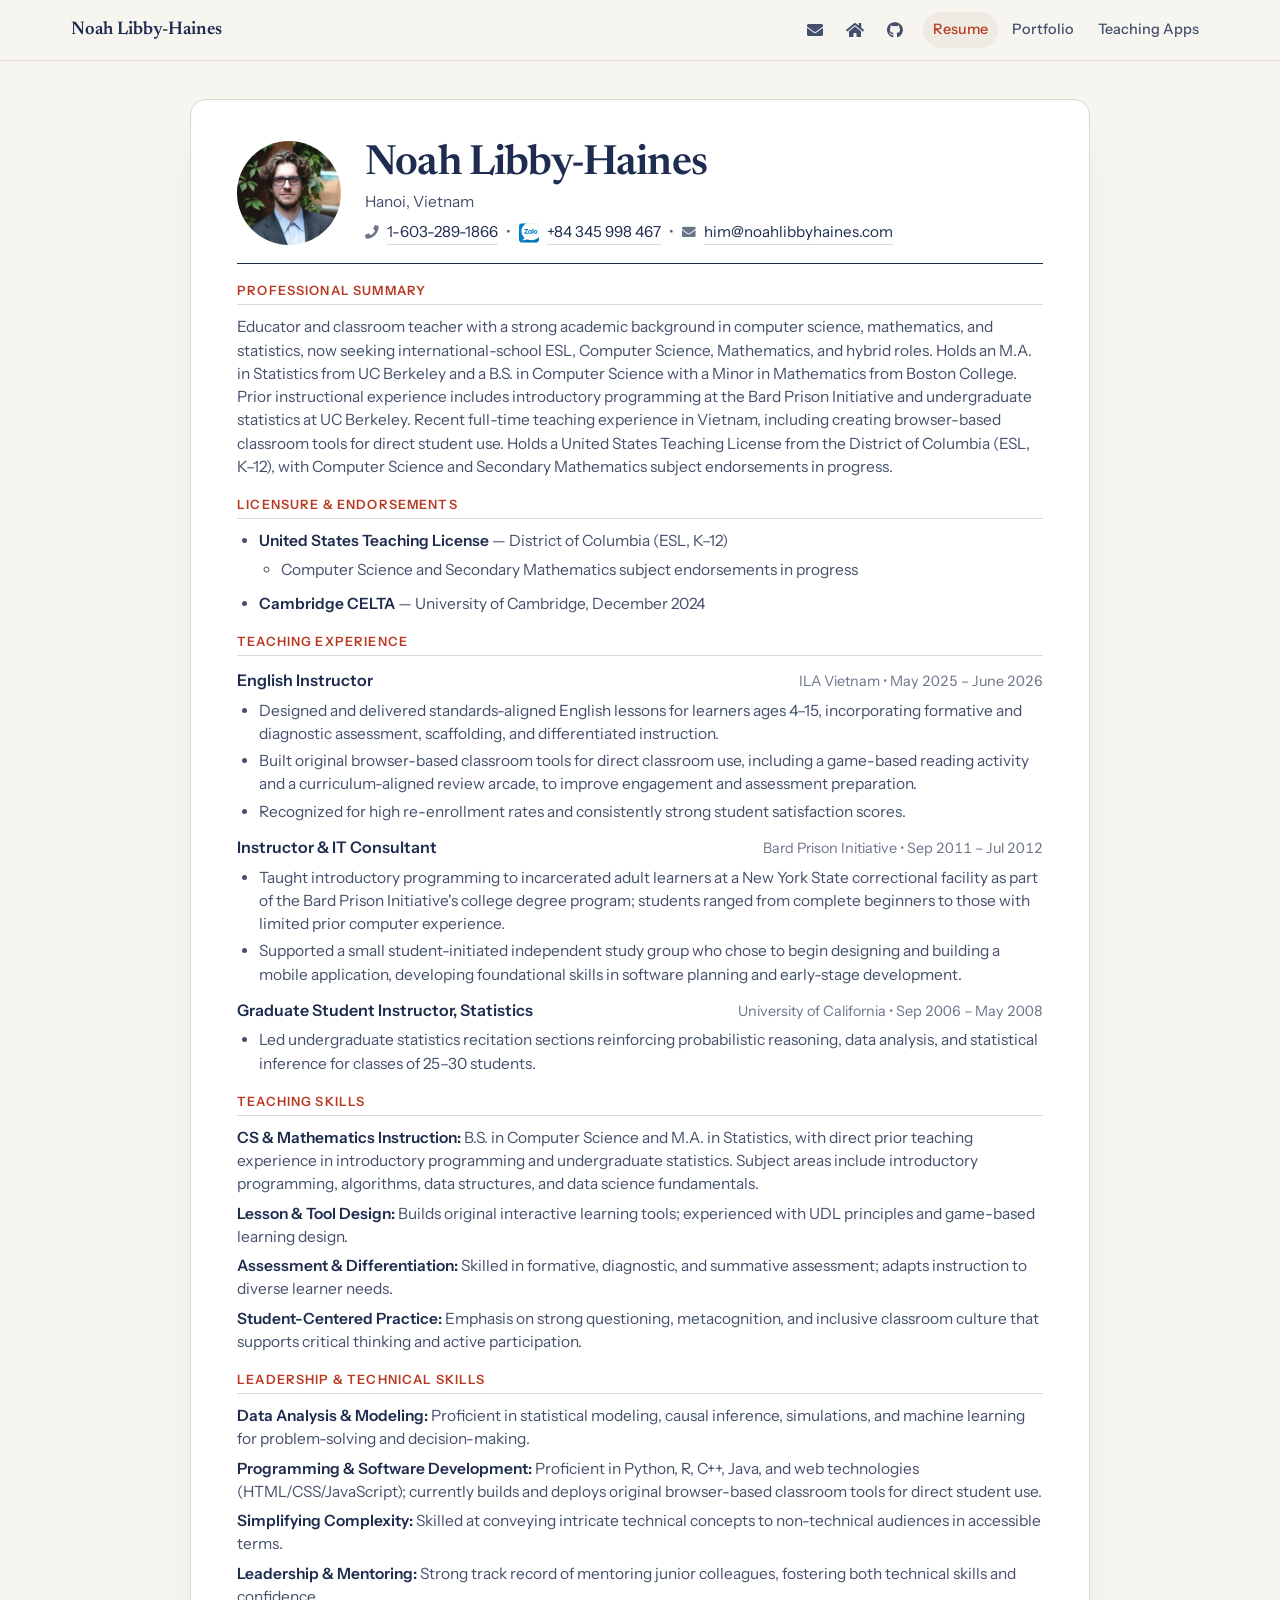
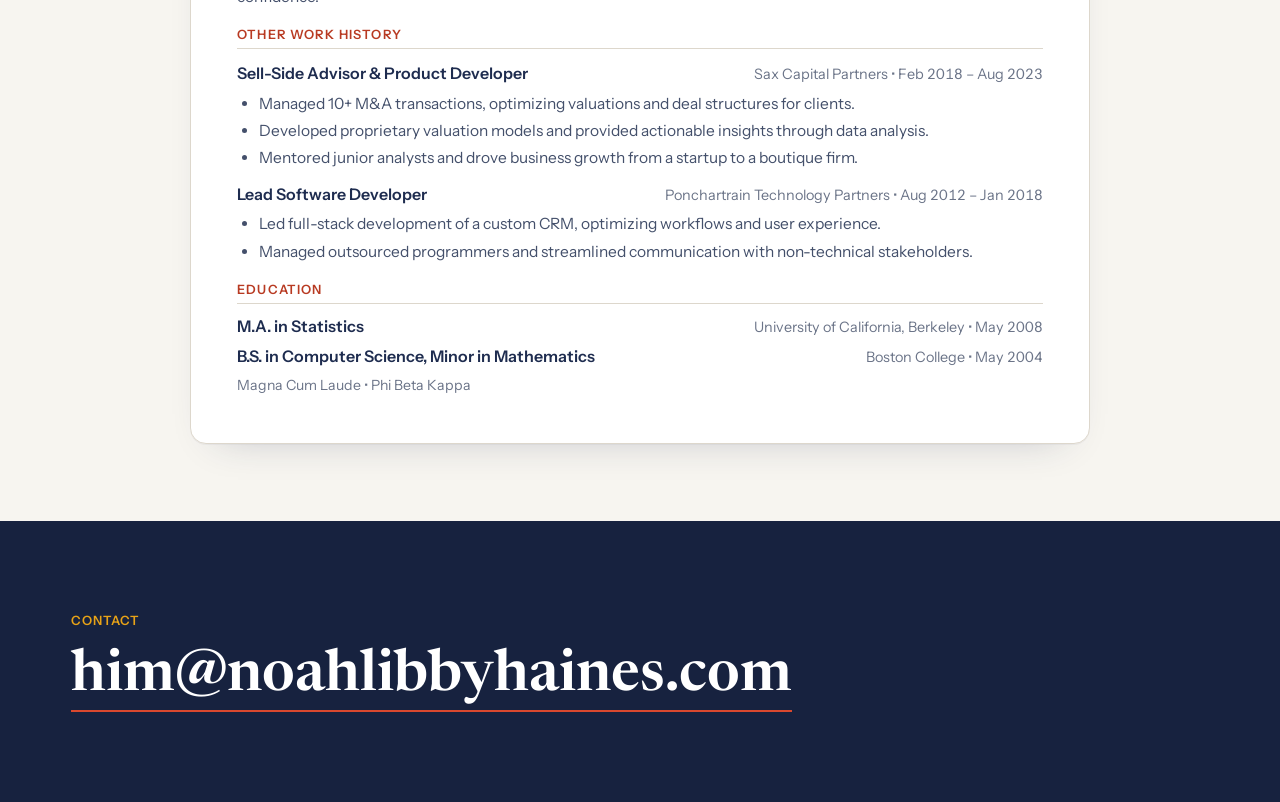
<file: resume.html>
<!DOCTYPE html>
<html lang="en">
<head>
<meta charset="UTF-8">
<meta name="viewport" content="width=device-width, initial-scale=1.0">
<title>Noah Libby-Haines - Teaching Resume</title>
<link rel="preconnect" href="https://fonts.googleapis.com">
<link rel="preconnect" href="https://fonts.gstatic.com" crossorigin>
<link rel="stylesheet" href="https://fonts.googleapis.com/css2?family=Newsreader:opsz,wght@6..72,500;6..72,600&family=Instrument+Sans:wght@400;500;600&display=swap">
<link rel="stylesheet" href="https://cdnjs.cloudflare.com/ajax/libs/font-awesome/5.15.4/css/all.min.css">
<link rel="stylesheet" href="assets/site.css">
<link rel="stylesheet" href="assets/resume.css">
<link rel="icon" href="data:,">
</head>
<body class="resume-page">

<a class="skip" href="#main">Skip to content</a>

<header class="bar">
  <div class="bar-in">
    <p class="bar-name">Noah Libby-Haines</p>
    <nav class="bar-nav" aria-label="Site">
      <a class="ico" href="mailto:him@noahlibbyhaines.com" aria-label="Email Noah Libby-Haines"><i class="fas fa-envelope" aria-hidden="true"></i></a>
      <a class="ico" href="index.html" aria-label="Home"><i class="fas fa-home" aria-hidden="true"></i></a>
      <a class="ico" href="https://github.com/nlhaines/" aria-label="GitHub profile"><i class="fab fa-github" aria-hidden="true"></i></a>
      <a href="resume.html" aria-current="page">Resume</a>
      <a href="portfolio.html">Portfolio</a>
      <a href="apps.html">Teaching Apps</a>
    </nav>
  </div>
</header>

<main id="main" class="resume">
    <div class="container">
        <div class="header">
            <div class="profile-container">
                <!-- Headshot Image -->
                <img src="photos/headshot.jpeg" alt="Noah Libby-Haines headshot" class="profile-picture">                
                <!-- Name and Contact Details -->
                <div class="profile-details">
                    <h1>Noah Libby-Haines</h1>
                    <div>Hanoi, Vietnam</div>
                    <div class="contact-info">
                        <i class="fa fa-phone" aria-hidden="true"></i> 
                        <a href="https://wa.me/16032891866">1-603-289-1866</a> • 
                        <svg class="icon" id="Layer_1" viewBox="0 0 460.1 436.6" xmlns="http://www.w3.org/2000/svg"><style>.st0{fill:#fdfefe}.st1{fill:#0180c7}.st2{fill:#0172b1}.st3{fill:none;stroke:#0180c7;stroke-width:2;stroke-miterlimit:10}</style><title/><path class="st0" d="M82.6 380.9c-1.8-.8-3.1-1.7-1-3.5 1.3-1 2.7-1.9 4.1-2.8 13.1-8.5 25.4-17.8 33.5-31.5 6.8-11.4 5.7-18.1-2.8-26.5C69 269.2 48.2 212.5 58.6 145.5 64.5 107.7 81.8 75 107 46.6c15.2-17.2 33.3-31.1 53.1-42.7 1.2-.7 2.9-.9 3.1-2.7-.4-1-1.1-.7-1.7-.7-33.7 0-67.4-.7-101 .2C28.3 1.7.5 26.6.6 62.3c.2 104.3 0 208.6 0 313 0 32.4 24.7 59.5 57 60.7 27.3 1.1 54.6.2 82 .1 2 .1 4 .2 6 .2H290c36 0 72 .2 108 0 33.4 0 60.5-27 60.5-60.3v-.6-58.5c0-1.4.5-2.9-.4-4.4-1.8.1-2.5 1.6-3.5 2.6-19.4 19.5-42.3 35.2-67.4 46.3-61.5 27.1-124.1 29-187.6 7.2-5.5-2-11.5-2.2-17.2-.8-8.4 2.1-16.7 4.6-25 7.1-24.4 7.6-49.3 11-74.8 6zm72.5-168.5c1.7-2.2 2.6-3.5 3.6-4.8 13.1-16.6 26.2-33.2 39.3-49.9 3.8-4.8 7.6-9.7 10-15.5 2.8-6.6-.2-12.8-7-15.2-3-.9-6.2-1.3-9.4-1.1-17.8-.1-35.7-.1-53.5 0-2.5 0-5 .3-7.4.9-5.6 1.4-9 7.1-7.6 12.8 1 3.8 4 6.8 7.8 7.7 2.4.6 4.9.9 7.4.8 10.8.1 21.7 0 32.5.1 1.2 0 2.7-.8 3.6 1-.9 1.2-1.8 2.4-2.7 3.5-15.5 19.6-30.9 39.3-46.4 58.9-3.8 4.9-5.8 10.3-3 16.3s8.5 7.1 14.3 7.5c4.6.3 9.3.1 14 .1 16.2 0 32.3.1 48.5-.1 8.6-.1 13.2-5.3 12.3-13.3-.7-6.3-5-9.6-13-9.7-14.1-.1-28.2 0-43.3 0zm116-52.6c-12.5-10.9-26.3-11.6-39.8-3.6-16.4 9.6-22.4 25.3-20.4 43.5 1.9 17 9.3 30.9 27.1 36.6 11.1 3.6 21.4 2.3 30.5-5.1 2.4-1.9 3.1-1.5 4.8.6 3.3 4.2 9 5.8 14 3.9 5-1.5 8.3-6.1 8.3-11.3.1-20 .2-40 0-60-.1-8-7.6-13.1-15.4-11.5-4.3.9-6.7 3.8-9.1 6.9zm69.3 37.1c-.4 25 20.3 43.9 46.3 41.3 23.9-2.4 39.4-20.3 38.6-45.6-.8-25-19.4-42.1-44.9-41.3-23.9.7-40.8 19.9-40 45.6zm-8.8-19.9c0-15.7.1-31.3 0-47 0-8-5.1-13-12.7-12.9-7.4.1-12.3 5.1-12.4 12.8-.1 4.7 0 9.3 0 14v79.5c0 6.2 3.8 11.6 8.8 12.9 6.9 1.9 14-2.2 15.8-9.1.3-1.2.5-2.4.4-3.7.2-15.5.1-31 .1-46.5z"/><path class="st1" d="M139.5 436.2c-27.3 0-54.7.9-82-.1-32.3-1.3-57-28.4-57-60.7 0-104.3.2-208.6 0-313C.5 26.7 28.4 1.8 60.5.9c33.6-.9 67.3-.2 101-.2.6 0 1.4-.3 1.7.7-.2 1.8-2 2-3.1 2.7-19.8 11.6-37.9 25.5-53.1 42.7-25.1 28.4-42.5 61-48.4 98.9-10.4 66.9 10.5 123.7 57.8 171.1 8.4 8.5 9.5 15.1 2.8 26.5-8.1 13.7-20.4 23-33.5 31.5-1.4.8-2.8 1.8-4.2 2.7-2.1 1.8-.8 2.7 1 3.5.4.9.9 1.7 1.5 2.5 11.5 10.2 22.4 21.1 33.7 31.5 5.3 4.9 10.6 10 15.7 15.1 2.1 1.9 5.6 2.5 6.1 6.1z"/><path class="st2" d="M139.5 436.2c-.5-3.5-4-4.1-6.1-6.2-5.1-5.2-10.4-10.2-15.7-15.1-11.3-10.4-22.2-21.3-33.7-31.5-.6-.8-1.1-1.6-1.5-2.5 25.5 5 50.4 1.6 74.9-5.9 8.3-2.5 16.6-5 25-7.1 5.7-1.5 11.7-1.2 17.2.8 63.4 21.8 126 19.8 187.6-7.2 25.1-11.1 48-26.7 67.4-46.2 1-1 1.7-2.5 3.5-2.6.9 1.4.4 2.9.4 4.4v58.5c.2 33.4-26.6 60.6-60 60.9h-.5c-36 .2-72 0-108 0H145.5c-2-.2-4-.3-6-.3z"/><path class="st1" d="M155.1 212.4c15.1 0 29.3-.1 43.4 0 7.9.1 12.2 3.4 13 9.7.9 7.9-3.7 13.2-12.3 13.3-16.2.2-32.3.1-48.5.1-4.7 0-9.3.2-14-.1-5.8-.3-11.5-1.5-14.3-7.5s-.8-11.4 3-16.3c15.4-19.6 30.9-39.3 46.4-58.9.9-1.2 1.8-2.4 2.7-3.5-1-1.7-2.4-.9-3.6-1-10.8-.1-21.7 0-32.5-.1-2.5 0-5-.3-7.4-.8-5.7-1.3-9.2-7-7.9-12.6.9-3.8 3.9-6.9 7.7-7.8 2.4-.6 4.9-.9 7.4-.9 17.8-.1 35.7-.1 53.5 0 3.2-.1 6.3.3 9.4 1.1 6.8 2.3 9.7 8.6 7 15.2-2.4 5.7-6.2 10.6-10 15.5-13.1 16.7-26.2 33.3-39.3 49.8-1.1 1.3-2.1 2.6-3.7 4.8z"/><path class="st1" d="M271.1 159.8c2.4-3.1 4.9-6 9-6.8 7.9-1.6 15.3 3.5 15.4 11.5.3 20 .2 40 0 60 0 5.2-3.4 9.8-8.3 11.3-5 1.9-10.7.4-14-3.9-1.7-2.1-2.4-2.5-4.8-.6-9.1 7.4-19.4 8.7-30.5 5.1-17.8-5.8-25.1-19.7-27.1-36.6-2.1-18.3 4-33.9 20.4-43.5 13.6-8.1 27.4-7.4 39.9 3.5zm-35.4 36.5c.2 4.4 1.6 8.6 4.2 12.1 5.4 7.2 15.7 8.7 23 3.3 1.2-.9 2.3-2 3.3-3.3 5.6-7.6 5.6-20.1 0-27.7-2.8-3.9-7.2-6.2-11.9-6.3-11-.7-18.7 7.8-18.6 21.9zM340.4 196.9c-.8-25.7 16.1-44.9 40.1-45.6 25.5-.8 44.1 16.3 44.9 41.3.8 25.3-14.7 43.2-38.6 45.6-26.1 2.6-46.8-16.3-46.4-41.3zm25.1-2.4c-.2 5 1.3 9.9 4.3 14 5.5 7.2 15.8 8.6 23 3 1.1-.8 2-1.8 2.9-2.8 5.8-7.6 5.8-20.4.1-28-2.8-3.8-7.2-6.2-11.9-6.3-10.8-.6-18.4 7.6-18.4 20.1zM331.6 177c0 15.5.1 31 0 46.5.1 7.1-5.5 13-12.6 13.2-1.2 0-2.5-.1-3.7-.4-5-1.3-8.8-6.6-8.8-12.9v-79.5c0-4.7-.1-9.3 0-14 .1-7.7 5-12.7 12.4-12.7 7.6-.1 12.7 4.9 12.7 12.9.1 15.6 0 31.3 0 46.9z"/><path class="st0" d="M235.7 196.3c-.1-14.1 7.6-22.6 18.5-22 4.7.2 9.1 2.5 11.9 6.4 5.6 7.5 5.6 20.1 0 27.7-5.4 7.2-15.7 8.7-23 3.3-1.2-.9-2.3-2-3.3-3.3-2.5-3.5-3.9-7.7-4.1-12.1zM365.5 194.5c0-12.4 7.6-20.7 18.4-20.1 4.7.1 9.1 2.5 11.9 6.3 5.7 7.6 5.7 20.5-.1 28-5.6 7.1-16 8.3-23.1 2.7-1.1-.8-2-1.8-2.8-2.9-3-4.1-4.4-9-4.3-14z"/><path class="st3" d="M66 1h328.1c35.9 0 65 29.1 65 65v303c0 35.9-29.1 65-65 65H66c-35.9 0-65-29.1-65-65V66C1 30.1 30.1 1 66 1z"/></svg>
                        <a href="https://zalo.me/84345998467">+84 345 998 467</a> • 
                        <i class="fa fa-envelope" aria-hidden="true"></i> 
                        <a href="mailto:him@noahlibbyhaines.com">him@noahlibbyhaines.com</a>
                    </div>
                </div>
            </div>
        </div>

        <div class="section">
            <h2>Professional Summary</h2>
                <p>
                Educator and classroom teacher with a strong academic background in computer science, mathematics, and statistics, now seeking international-school ESL, Computer Science, Mathematics, and hybrid roles. Holds an M.A. in Statistics from UC Berkeley and a B.S. in Computer Science with a Minor in Mathematics from Boston College. Prior instructional experience includes introductory programming at the Bard Prison Initiative and undergraduate statistics at UC Berkeley. Recent full-time teaching experience in Vietnam, including creating browser-based classroom tools for direct student use. Holds a United States Teaching License from the District of Columbia (ESL, K&ndash;12), with Computer Science and Secondary Mathematics subject endorsements in progress.</p>
        </div>

        <div class="section education">
            <h2>Licensure & Endorsements</h2>
            <ul>
                <li><strong>United States Teaching License</strong> — District of Columbia (ESL, K–12)
                    <ul>
                        <li>Computer Science and Secondary Mathematics subject endorsements in progress</li>
                    </ul>
                </li>
                <li><strong>Cambridge CELTA</strong> — University of Cambridge, December 2024</li>
            </ul>
        </div>

        <div class="section work-history">
            <h2>Teaching Experience</h2>
            <div>
                <div class="job-entry">
                    <span class="job-title">English Instructor</span>
                    <span>ILA Vietnam • May 2025 – June 2026</span>
                </div>
                <ul>
                    <li>Designed and delivered standards-aligned English lessons for learners ages 4–15, incorporating formative and diagnostic assessment, scaffolding, and differentiated instruction.</li>
                    <li>Built original browser-based classroom tools for direct classroom use, including a game-based reading activity and a curriculum-aligned review arcade, to improve engagement and assessment preparation.</li>
                    <li>Recognized for high re-enrollment rates and consistently strong student satisfaction scores.</li>
                </ul>
            </div>
            <div>
                <div class="job-entry">
                    <span class="job-title">Instructor & IT Consultant</span>
                    <span>Bard Prison Initiative • Sep 2011 – Jul 2012</span>
                </div>
                <ul>
                    <li>Taught introductory programming to incarcerated adult learners at a New York State correctional facility as part of the Bard Prison Initiative's college degree program; students ranged from complete beginners to those with limited prior computer experience.</li>
                    <li>Supported a small student-initiated independent study group who chose to begin designing and building a mobile application, developing foundational skills in software planning and early-stage development.</li>

                </ul>
            </div>
            <div>
                <div class="job-entry">
                    <span class="job-title">Graduate Student Instructor, Statistics</span>
                    <span>University of California • Sep 2006 – May 2008</span>
                </div>
                <ul>
                    <li>Led undergraduate statistics recitation sections reinforcing probabilistic reasoning, data analysis, and statistical inference for classes of 25–30 students.</li>                </ul>
            </div>
        </div>

        <div class="section skills">
            <h2>Teaching Skills</h2>        
            <ul>
                <li><strong>CS &amp; Mathematics Instruction:</strong> B.S. in Computer Science and M.A. in Statistics, with direct prior teaching experience in introductory programming and undergraduate statistics. Subject areas include introductory programming, algorithms, data structures, and data science fundamentals.</li>
                <li><strong>Lesson &amp; Tool Design:</strong> Builds original interactive learning tools; experienced with UDL principles and game-based learning design.</li>
                <li><strong>Assessment &amp; Differentiation:</strong> Skilled in formative, diagnostic, and summative assessment; adapts instruction to diverse learner needs.</li>
                <li><strong>Student-Centered Practice:</strong> Emphasis on strong questioning, metacognition, and inclusive classroom culture that supports critical thinking and active participation.</li>
            </ul>
        </div>


        

        <div class="section skills">
            <h2>Leadership & Technical Skills</h2>
            <ul>
                <li><strong>Data Analysis & Modeling:</strong> Proficient in statistical modeling, causal inference, simulations, and machine learning for problem-solving and decision-making.</li>
                <li><strong>Programming &amp; Software Development:</strong> Proficient in Python, R, C++, Java, and web technologies (HTML/CSS/JavaScript); currently builds and deploys original browser-based classroom tools for direct student use.</li>
                <li><strong>Simplifying Complexity:</strong>  Skilled at conveying intricate technical concepts to non-technical audiences in accessible terms.</li>
                <li><strong>Leadership & Mentoring: </strong> Strong track record of mentoring junior colleagues, fostering both technical skills and confidence.</li>
            </ul>
        </div>

        <div class="section work-history">
            <h2>Other Work History</h2>
            <div>
                <div class="job-entry">
                    <span class="job-title">Sell-Side Advisor & Product Developer</span>
                    <span>Sax Capital Partners • Feb 2018 – Aug 2023</span>
                </div>
                <ul>
                    <li>Managed 10+ M&A transactions, optimizing valuations and deal structures for clients.</li>
                    <li>Developed proprietary valuation models and provided actionable insights through data analysis.</li>
                    <li>Mentored junior analysts and drove business growth from a startup to a boutique firm.</li>
                </ul>               
            </div>
            <div>

                <div class="job-entry">
                    <span class="job-title">Lead Software Developer</span>
                    <span>Ponchartrain Technology Partners • Aug 2012 – Jan 2018</span>
                </div>

                <ul>
                    <li>Led full-stack development of a custom CRM, optimizing workflows and user experience.</li>
                    <li>Managed outsourced programmers and streamlined communication with non-technical stakeholders.</li>
                </ul>
            </div>
        </div>


        <div class="section education">
            <h2>Education</h2>
            <div>
                <div class="education-entry">
                    <span class="degree">M.A. in Statistics</span>
                    <span>University of California, Berkeley • May 2008</span>
                </div>
            </div>
            <div>
                <div class="education-entry">
                    <span class="degree">B.S. in Computer Science, Minor in Mathematics</span>
                    <span>Boston College • May 2004</span>
                </div>
                <div class="distinctions">
                    <span>Magna Cum Laude</span> • <span>Phi Beta Kappa</span>
                </div>
            </div>
        </div>

    </div>
</main>

<footer class="foot">
  <div class="wrap foot-in">
    <p class="foot-ask">Contact</p>
    <a class="foot-mail" href="mailto:him@noahlibbyhaines.com">him@noahlibbyhaines.com</a>
  </div>
</footer>

</body>
</html>
</file>
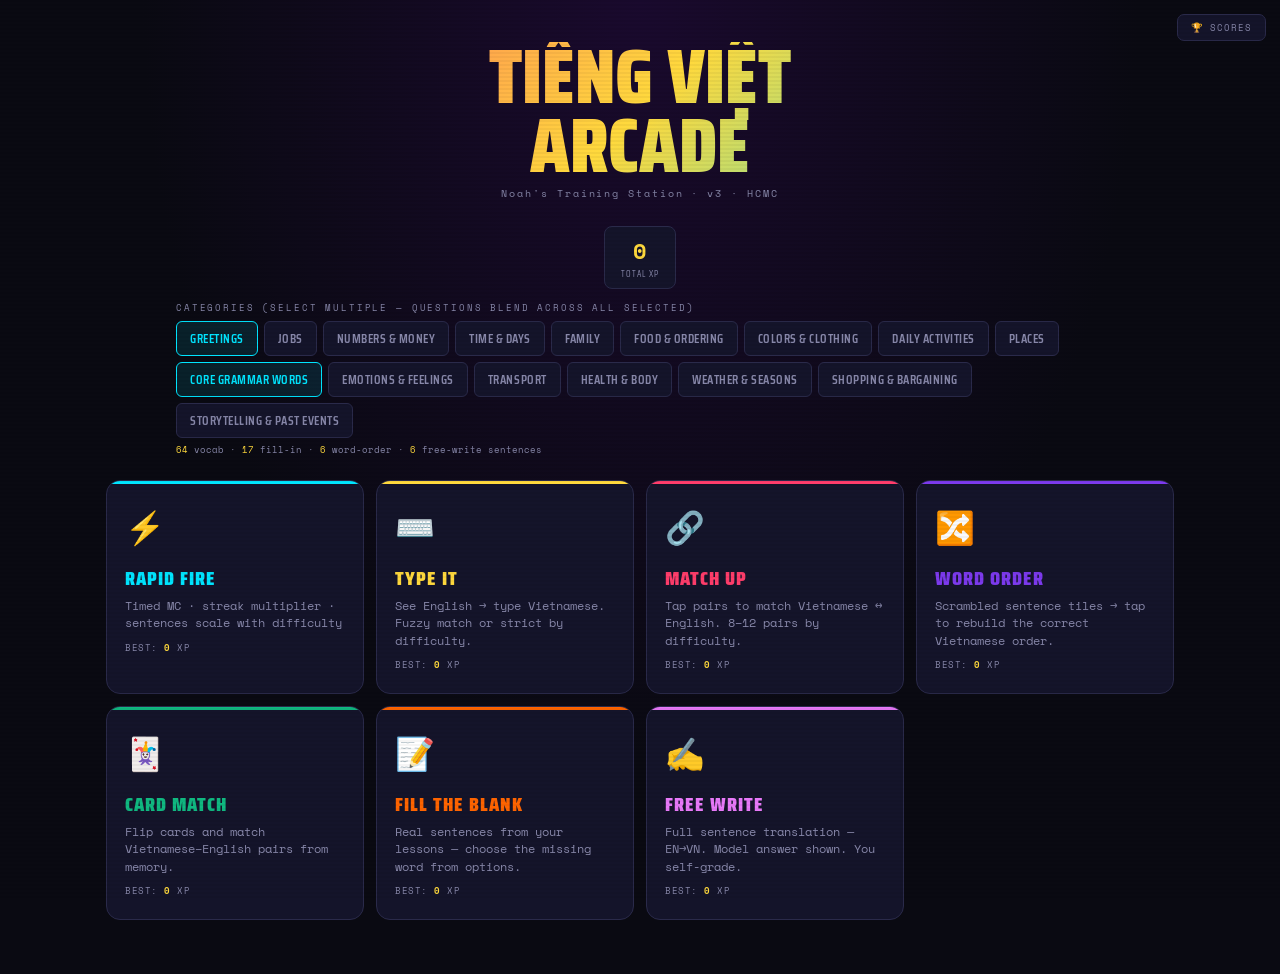
<file: apps/viet-arcade-v4.html>
<!DOCTYPE html>
<html lang="en">
<head>
<meta charset="UTF-8">
<meta name="viewport" content="width=device-width, initial-scale=1.0">
<title>TIẾNG VIỆT ARCADE v3</title>
<link href="https://fonts.googleapis.com/css2?family=Space+Mono:wght@400;700&family=Saira+Condensed:wght@300;400;600;700;900&family=Noto+Sans:wght@400;700&display=swap" rel="stylesheet">
<style>
:root{
  --bg:#0a0a12;--bg2:#0f0f1e;--panel:#14142a;--border:#2a2a4a;
  --a1:#ff3d6b;--a2:#00e5ff;--a3:#ffd93d;--a4:#7c3aed;--a5:#10b981;
  --text:#e8e8f0;--t2:#8888aa;--ok:#10b981;--bad:#ff3d6b;
  --fm:'Saira Condensed',sans-serif;--mono:'Space Mono',monospace;--viet:'Noto Sans',sans-serif;
}
*{margin:0;padding:0;box-sizing:border-box}
body{background:var(--bg);color:var(--text);font-family:var(--fm);min-height:100vh;overflow-x:hidden}
body::before{content:'';position:fixed;inset:0;background:repeating-linear-gradient(0deg,transparent,transparent 2px,rgba(0,0,0,.04) 2px,rgba(0,0,0,.04) 4px);pointer-events:none;z-index:9999}

.screen{display:none;min-height:100vh}
.screen.active{display:flex;flex-direction:column}

/* ── HUB ── */
#hub{padding:18px;background:radial-gradient(ellipse at 50% 0%,#1a0a2e 0%,var(--bg) 55%)}
.hub-title{text-align:center;padding:24px 0 14px}
.hub-title h1{font-size:clamp(2.2rem,7vw,4.8rem);font-weight:900;line-height:.9;background:linear-gradient(135deg,#ff3d6b,#ffd93d,#00e5ff);-webkit-background-clip:text;-webkit-text-fill-color:transparent;background-clip:text;text-transform:uppercase}
.hub-title p{font-family:var(--mono);font-size:.6rem;color:var(--t2);letter-spacing:.2em;margin-top:6px}
.hub-stats{display:flex;justify-content:center;gap:18px;margin:12px 0;flex-wrap:wrap}
.sbadge{background:var(--panel);border:1px solid var(--border);border-radius:8px;padding:7px 16px;text-align:center}
.snum{font-size:1.4rem;font-weight:700;color:var(--a3);font-family:var(--mono)}
.slbl{font-size:.55rem;color:var(--t2);letter-spacing:.1em;text-transform:uppercase}
.slabel{font-family:var(--mono);font-size:.58rem;letter-spacing:.2em;color:var(--t2);text-transform:uppercase;margin-bottom:7px}
.cat-grid{display:flex;flex-wrap:wrap;gap:6px;margin-bottom:5px}
.cb{background:var(--panel);border:1px solid var(--border);border-radius:6px;padding:6px 13px;color:var(--t2);font-family:var(--fm);font-size:.8rem;font-weight:600;cursor:pointer;transition:all .15s;text-transform:uppercase;letter-spacing:.04em;user-select:none}
.cb:hover{border-color:var(--a2);color:var(--a2)}
.cb.on{background:rgba(0,229,255,.1);border-color:var(--a2);color:var(--a2)}
.cat-hint{font-family:var(--mono);font-size:.58rem;color:var(--t2);margin-bottom:16px}
.cat-hint span{color:var(--a3)}
.cabgrid{display:grid;grid-template-columns:repeat(auto-fit,minmax(240px,1fr));gap:12px;max-width:1100px;margin:0 auto;padding-bottom:36px}
.cab{background:var(--panel);border:1px solid var(--border);border-radius:14px;padding:22px 18px;cursor:pointer;transition:all .2s;position:relative;overflow:hidden}
.cab::before{content:'';position:absolute;top:0;left:0;right:0;height:3px;background:var(--cc,var(--a1))}
.cab:hover{transform:translateY(-3px);border-color:var(--cc,var(--a1));box-shadow:0 8px 28px rgba(0,0,0,.4),0 0 18px var(--cg,rgba(255,61,107,.15))}
.cab-i{font-size:2rem;margin-bottom:9px}
.cab-n{font-size:1.25rem;font-weight:900;text-transform:uppercase;letter-spacing:.05em;color:var(--cc,var(--a1));margin-bottom:3px}
.cab-d{font-size:.72rem;color:var(--t2);line-height:1.5;font-family:var(--mono)}
.cab-h{margin-top:9px;font-family:var(--mono);font-size:.58rem;color:var(--t2);letter-spacing:.06em}
.cab-h span{color:var(--a3);font-weight:700}

/* ── GAME HEADER ── */
.ghdr{display:flex;align-items:center;gap:12px;padding:12px 18px;background:var(--bg2);border-bottom:1px solid var(--border);flex-shrink:0;flex-wrap:wrap}
.bbtn{background:none;border:1px solid var(--border);border-radius:7px;padding:7px 14px;color:var(--t2);font-family:var(--fm);font-size:.8rem;cursor:pointer;transition:all .15s;font-weight:600}
.bbtn:hover{border-color:var(--text);color:var(--text)}
.gtitle{flex:1;font-size:.95rem;font-weight:900;text-transform:uppercase;letter-spacing:.1em}
.sdisplay{font-family:var(--mono);font-size:.82rem;color:var(--a3);font-weight:700}
.ldisplay{font-size:1.05rem;letter-spacing:.04em}
.dpill{font-family:var(--mono);font-size:.58rem;padding:3px 9px;border-radius:20px;letter-spacing:.1em;text-transform:uppercase;font-weight:700}
.dpill.d1{background:rgba(16,185,129,.2);color:var(--ok);border:1px solid var(--ok)}
.dpill.d2{background:rgba(255,217,61,.2);color:var(--a3);border:1px solid var(--a3)}
.dpill.d3{background:rgba(255,100,0,.2);color:#ff6400;border:1px solid #ff6400}
.dpill.d4{background:rgba(255,61,107,.2);color:var(--bad);border:1px solid var(--bad)}

/* ── GAME BODY ── */
.gbody{flex:1;display:flex;flex-direction:column;align-items:center;justify-content:center;padding:18px;gap:16px}
.ptrack{width:100%;max-width:580px;height:5px;background:var(--border);border-radius:3px;overflow:hidden}
.pfill{height:100%;background:linear-gradient(90deg,var(--a1),var(--a3));border-radius:3px;transition:width .3s}

/* question card */
.qcard{background:var(--panel);border:1px solid var(--border);border-radius:16px;padding:28px 24px;text-align:center;max-width:680px;width:100%}
.qtbadge{font-family:var(--mono);font-size:.58rem;letter-spacing:.16em;color:var(--t2);text-transform:uppercase;margin-bottom:10px;display:flex;align-items:center;justify-content:center;gap:8px}
.badge{padding:2px 7px;border-radius:4px;font-size:.52rem}
.bv{background:rgba(0,229,255,.15);color:var(--a2);border:1px solid rgba(0,229,255,.3)}
.bs{background:rgba(255,217,61,.15);color:var(--a3);border:1px solid rgba(255,217,61,.3)}
.bo{background:rgba(124,58,237,.15);color:var(--a4);border:1px solid rgba(124,58,237,.3)}
.bw{background:rgba(255,100,0,.15);color:#ff6400;border:1px solid rgba(255,100,0,.3)}
.qtext{font-size:clamp(1.3rem,4vw,2.2rem);font-weight:900;font-family:var(--viet);line-height:1.2;margin-bottom:5px}
.qsub{font-size:.82rem;color:var(--t2);font-family:var(--viet);margin-bottom:7px;line-height:1.5}
.qhint{font-family:var(--mono);font-size:.67rem;color:var(--t2);cursor:pointer;border:1px dashed var(--border);border-radius:5px;padding:5px 10px;display:inline-flex;align-items:center;gap:5px;transition:all .15s;user-select:none;margin-top:3px}
.qhint:hover{border-color:var(--a2);color:var(--a2)}
.qhint.rev{color:var(--a2);border-color:var(--a2)}
.ht{display:none}.qhint.rev .ht{display:inline}
.hl{}.qhint.rev .hl{display:none}

/* options */
.optgrid{display:grid;grid-template-columns:1fr 1fr;gap:9px;max-width:580px;width:100%}
.obtn{background:var(--panel);border:2px solid var(--border);border-radius:10px;padding:15px 12px;text-align:center;cursor:pointer;font-family:var(--viet);font-size:.95rem;font-weight:700;color:var(--text);transition:all .15s;line-height:1.3}
.obtn:hover:not(:disabled){border-color:var(--a2);color:var(--a2);background:rgba(0,229,255,.05)}
.obtn.ok{border-color:var(--ok);background:rgba(16,185,129,.15);color:var(--ok)}
.obtn.bad{border-color:var(--bad);background:rgba(255,61,107,.15);color:var(--bad)}
.obtn:disabled{cursor:default}

/* blank fill */
.blankwrap{display:flex;flex-direction:column;align-items:center;gap:12px;width:100%;max-width:640px}
.bsent{font-size:clamp(1.1rem,3.5vw,1.5rem);font-family:var(--viet);font-weight:700;line-height:1.8;text-align:center;padding:0 6px;background:var(--panel);border:1px solid var(--border);border-radius:12px;padding:18px 20px;width:100%}
.blank{display:inline;border-bottom:2px solid var(--a2);padding:0 18px;margin:0 3px;color:transparent;white-space:nowrap}
.blank.filled{color:var(--a2);padding:0 4px;border-bottom:2px solid var(--a2)}
.blank.ok-fill{color:var(--ok);border-color:var(--ok)}
.blank.bad-fill{color:var(--bad);border-color:var(--bad)}

/* word order */
.oarea{display:flex;flex-direction:column;gap:11px;max-width:680px;width:100%}
.ozone{display:flex;flex-wrap:wrap;gap:7px;min-height:56px;background:rgba(0,229,255,.03);border:2px solid var(--a2);border-radius:10px;padding:11px;justify-content:center;align-content:flex-start;position:relative}
.ozone-lbl{position:absolute;top:-8px;left:13px;background:var(--bg);padding:0 5px;font-family:var(--mono);font-size:.52rem;letter-spacing:.12em;color:var(--a2);text-transform:uppercase}
.opool{display:flex;flex-wrap:wrap;gap:7px;min-height:50px;background:var(--bg2);border:2px dashed var(--border);border-radius:10px;padding:11px;justify-content:center;align-content:flex-start}
.wtile{background:var(--panel);border:2px solid var(--border);border-radius:7px;padding:8px 14px;font-family:var(--viet);font-weight:700;font-size:.9rem;cursor:pointer;transition:all .15s;user-select:none;line-height:1.2}
.wtile:hover{border-color:var(--a3);color:var(--a3)}
.wtile.inz{border-color:var(--a2);color:var(--a2);background:rgba(0,229,255,.07)}
.wtile.oktile{border-color:var(--ok);color:var(--ok);cursor:default}
.wtile.badtile{border-color:var(--bad);color:var(--bad);animation:shake .35s ease}

/* free write */
.fwarea{display:flex;flex-direction:column;align-items:center;gap:10px;width:100%;max-width:620px}
.fwtextarea{width:100%;background:var(--bg2);border:2px solid var(--border);border-radius:11px;padding:16px 18px;font-size:1.1rem;font-family:var(--viet);font-weight:700;color:var(--text);outline:none;transition:border-color .15s;resize:vertical;min-height:90px;line-height:1.5}
.fwtextarea:focus{border-color:var(--a2)}
.fwtextarea.ok{border-color:var(--ok)}
.fwtextarea.bad{border-color:var(--bad)}
.fwrow{display:flex;gap:10px;flex-wrap:wrap;justify-content:center}
.fwbtn{border:none;border-radius:10px;padding:12px 28px;font-family:var(--fm);font-size:.9rem;font-weight:900;letter-spacing:.08em;text-transform:uppercase;cursor:pointer;transition:all .15s}
.fwbtn.check{background:var(--a2);color:#000}
.fwbtn.self-ok{background:var(--ok);color:#fff}
.fwbtn.self-bad{background:var(--bad);color:#fff}
.fwbtn:hover{transform:scale(1.03)}
.fwmodel{background:var(--bg2);border:1px solid var(--border);border-radius:10px;padding:14px 18px;width:100%;text-align:left;display:none}
.fwmodel.show{display:block}
.fwmodel-lbl{font-family:var(--mono);font-size:.55rem;letter-spacing:.15em;color:var(--t2);text-transform:uppercase;margin-bottom:6px}
.fwmodel-ans{font-family:var(--viet);font-weight:700;font-size:1.1rem;color:var(--a2)}

/* type input */
.tinput{width:100%;max-width:480px;background:var(--bg2);border:2px solid var(--border);border-radius:11px;padding:15px 16px;font-size:1.15rem;font-family:var(--viet);font-weight:700;color:var(--text);text-align:center;outline:none;transition:border-color .15s}
.tinput:focus{border-color:var(--a2)}
.tinput.ok{border-color:var(--ok)}
.tinput.bad{border-color:var(--bad)}
.tsubmit{background:var(--a2);border:none;border-radius:9px;padding:12px 32px;font-family:var(--fm);font-size:.9rem;font-weight:900;letter-spacing:.1em;color:#000;cursor:pointer;transition:all .15s;text-transform:uppercase}
.tsubmit:hover{transform:scale(1.03)}

/* match */
.mcont{display:flex;gap:18px;max-width:820px;width:100%;justify-content:center;flex-wrap:wrap}
.mcol{display:flex;flex-direction:column;gap:7px;flex:1;min-width:190px;max-width:310px}
.mcol-lbl{font-family:var(--mono);font-size:.52rem;letter-spacing:.16em;color:var(--t2);text-transform:uppercase;text-align:center;margin-bottom:2px}
.mitem{background:var(--panel);border:2px solid var(--border);border-radius:9px;padding:12px 13px;text-align:center;cursor:pointer;font-family:var(--viet);font-weight:700;font-size:.88rem;transition:all .15s;min-height:48px;display:flex;align-items:center;justify-content:center;line-height:1.3}
.mitem:hover:not(.mmatched):not(.msel){border-color:var(--a3);color:var(--a3)}
.mitem.msel{border-color:var(--a2);background:rgba(0,229,255,.1);color:var(--a2)}
.mitem.mmatched{border-color:var(--ok);background:rgba(16,185,129,.15);color:var(--ok);cursor:default}
.mitem.mbad{border-color:var(--bad);background:rgba(255,61,107,.15);animation:shake .35s ease}

/* timer */
.rhdr{display:flex;align-items:center;gap:16px;max-width:620px;width:100%}
.tring{width:68px;height:68px;position:relative;flex-shrink:0}
.tring svg{transform:rotate(-90deg);width:68px;height:68px}
.tring circle{fill:none;stroke-width:5;stroke-linecap:round}
.tring .tbg{stroke:var(--border)}
.tring .tfg{stroke:var(--a3);stroke-dasharray:190;stroke-dashoffset:0;transition:stroke-dashoffset .1s linear,stroke .3s}
.tnum{position:absolute;top:50%;left:50%;transform:translate(-50%,-50%);font-family:var(--mono);font-size:1rem;font-weight:700;color:var(--a3)}
.strk{font-family:var(--mono);font-size:.65rem;color:var(--a5);letter-spacing:.07em}
.strk span{font-size:1rem;font-weight:700}
.multlbl{font-family:var(--mono);font-size:.58rem;color:var(--t2);margin-top:2px}

/* feedback */
.feed{max-width:640px;width:100%;padding:13px 18px;border-radius:10px;font-size:.92rem;font-weight:700;text-align:center;font-family:var(--viet);display:none}
.feed.ok{background:rgba(16,185,129,.2);border:1px solid var(--ok);color:var(--ok)}
.feed.bad{background:rgba(255,61,107,.2);border:1px solid var(--bad);color:var(--bad)}
.feed.info{background:rgba(0,229,255,.1);border:1px solid var(--a2);color:var(--a2)}
.feed.show{display:block}
.gramnote{font-size:.72rem;font-weight:400;color:inherit;font-family:var(--mono);margin-top:5px;opacity:.85;line-height:1.5}

.nbtn{background:var(--a1);border:none;border-radius:10px;padding:13px 40px;font-family:var(--fm);font-size:.95rem;font-weight:900;letter-spacing:.1em;text-transform:uppercase;color:#fff;cursor:pointer;transition:all .15s;display:none}
.nbtn:hover{transform:scale(1.03)}
.nbtn.show{display:block}

/* intro */
.intrwrap{padding:32px 18px;text-align:center;max-width:560px;margin:0 auto;width:100%}
.iico{font-size:3.2rem;margin-bottom:12px}
.ititle{font-size:1.7rem;font-weight:900;text-transform:uppercase;margin-bottom:5px}
.idesc{color:var(--t2);font-family:var(--mono);font-size:.72rem;margin-bottom:22px;line-height:1.8;white-space:pre-line}
.cfgsec{background:var(--panel);border:1px solid var(--border);border-radius:12px;padding:18px;margin-bottom:14px;text-align:left}
.cfgrow{display:flex;align-items:flex-start;gap:11px;margin-bottom:10px;flex-wrap:wrap}
.cfgrow:last-child{margin-bottom:0}
.cfglbl{font-family:var(--mono);font-size:.58rem;letter-spacing:.14em;color:var(--t2);text-transform:uppercase;min-width:68px;padding-top:2px}
.pbrow{display:flex;gap:7px;flex-wrap:wrap}
.pb{background:var(--bg2);border:1px solid var(--border);border-radius:6px;padding:5px 12px;font-family:var(--fm);font-size:.78rem;font-weight:700;color:var(--t2);cursor:pointer;transition:all .15s;text-transform:uppercase}
.pb.on,.pb:hover{border-color:var(--a3);color:var(--a3)}
.dslwrap{display:flex;align-items:center;gap:10px;flex:1}
.dsl{-webkit-appearance:none;appearance:none;height:5px;border-radius:3px;background:linear-gradient(90deg,var(--ok),var(--a3),#ff6400,var(--bad));outline:none;width:180px;cursor:pointer}
.dsl::-webkit-slider-thumb{-webkit-appearance:none;appearance:none;width:18px;height:18px;border-radius:50%;background:var(--text);border:3px solid var(--bg);cursor:pointer;box-shadow:0 0 6px rgba(255,255,255,.3)}
.dlbl{font-family:var(--mono);font-size:.68rem;font-weight:700;letter-spacing:.07em;min-width:72px}
.dlbl.d1{color:var(--ok)}.dlbl.d2{color:var(--a3)}.dlbl.d3{color:#ff6400}.dlbl.d4{color:var(--bad)}
.ddesc{font-family:var(--mono);font-size:.58rem;color:var(--t2);margin-top:5px;line-height:1.6}
.startbtn{background:var(--a1);border:none;border-radius:12px;padding:15px 48px;font-family:var(--fm);font-size:1.05rem;font-weight:900;letter-spacing:.1em;text-transform:uppercase;color:#fff;cursor:pointer;transition:all .2s;margin-top:6px}
.startbtn:hover{transform:scale(1.05);box-shadow:0 8px 24px rgba(255,61,107,.4)}

/* results */
.reswrap{padding:32px 18px;text-align:center;max-width:540px;margin:0 auto;width:100%}
.rgrade{font-size:clamp(3.2rem,12vw,6.5rem);font-weight:900;line-height:1;margin:14px 0}
.rtitle{font-size:1.5rem;font-weight:700;margin-bottom:5px}
.rstats{display:flex;gap:14px;justify-content:center;flex-wrap:wrap;margin:18px 0}
.rstat{background:var(--panel);border:1px solid var(--border);border-radius:10px;padding:12px 18px;min-width:85px}
.rnum{font-family:var(--mono);font-size:1.7rem;font-weight:700}
.rlbl{font-size:.58rem;color:var(--t2);letter-spacing:.1em;text-transform:uppercase;margin-top:2px}
.newrec{background:linear-gradient(135deg,rgba(255,217,61,.2),rgba(255,61,107,.2));border:1px solid var(--a3);border-radius:9px;padding:9px 18px;color:var(--a3);font-weight:700;font-size:.82rem;letter-spacing:.1em;margin-bottom:14px;display:none}
.newrec.show{display:block}
.ractns{display:flex;gap:9px;justify-content:center;flex-wrap:wrap;margin-top:18px}
.abtn{border-radius:10px;padding:12px 24px;font-family:var(--fm);font-size:.9rem;font-weight:900;letter-spacing:.07em;text-transform:uppercase;cursor:pointer;transition:all .15s;border:2px solid transparent}
.abtn:hover{transform:scale(1.04)}
.abtn.primary{background:var(--a1);color:#fff;border-color:var(--a1)}
.abtn.sec{background:transparent;color:var(--t2);border-color:var(--border)}
.abtn.sec:hover{border-color:var(--text);color:var(--text)}

/* hs */
.hsbtn{position:fixed;top:14px;right:14px;background:var(--panel);border:1px solid var(--border);border-radius:7px;padding:6px 13px;color:var(--t2);font-family:var(--mono);font-size:.58rem;letter-spacing:.1em;cursor:pointer;z-index:101;transition:all .15s;text-transform:uppercase}
.hsbtn:hover{border-color:var(--a3);color:var(--a3)}
.hspanel{position:fixed;top:0;right:-340px;width:320px;height:100vh;background:var(--panel);border-left:1px solid var(--border);padding:20px;transition:right .3s;z-index:100;overflow-y:auto}
.hspanel.open{right:0}
.hsrow{display:flex;justify-content:space-between;align-items:center;padding:8px 0;border-bottom:1px solid var(--border);font-size:.8rem}
.hsgn{font-weight:700}.hsgk{font-family:var(--mono);font-size:.58rem;color:var(--t2)}
.hssc{font-family:var(--mono);color:var(--a3);font-weight:700}

/* memory */
#memgrid{display:grid;grid-template-columns:repeat(4,1fr);gap:7px;max-width:660px;width:100%}
.mcard{background:var(--panel);border:2px solid var(--border);border-radius:9px;padding:10px 7px;text-align:center;cursor:pointer;font-family:var(--viet);font-weight:700;font-size:.8rem;line-height:1.3;min-height:56px;display:flex;align-items:center;justify-content:center;transition:all .2s}
.mcard:hover:not(.mmatched-c){border-color:var(--a3);color:var(--a3)}
.mcard.mflipped{border-color:var(--a2);color:var(--a2)}
.mcard.mmatched-c{border-color:var(--ok);color:var(--ok);cursor:default}

@keyframes shake{0%,100%{transform:translateX(0)}25%{transform:translateX(-5px)}75%{transform:translateX(5px)}}
@keyframes popIn{0%{transform:scale(.7);opacity:0}80%{transform:scale(1.04)}100%{transform:scale(1);opacity:1}}
@keyframes slideUp{0%{transform:translateY(16px);opacity:0}100%{transform:translateY(0);opacity:1}}
.pop-in{animation:popIn .3s ease forwards}
.slide-up{animation:slideUp .22s ease forwards}

@media(max-width:500px){
  .optgrid{grid-template-columns:1fr}
  .mcont{flex-direction:column;align-items:center}
  .mcol{max-width:100%}
  .cabgrid{grid-template-columns:1fr}
  #memgrid{grid-template-columns:repeat(3,1fr)}
}
</style>
</head>
<body>
<button class="hsbtn" onclick="toggleHS()">🏆 SCORES</button>
<div class="hspanel" id="hspanel">
  <div style="font-size:1rem;font-weight:900;text-transform:uppercase;letter-spacing:.1em;margin-bottom:16px">🏆 High Scores</div>
  <div id="hslist"></div>
  <button class="abtn sec" style="width:100%;margin-top:12px" onclick="toggleHS()">Close</button>
</div>

<!-- ══ HUB ══ -->
<div class="screen active" id="hub">
  <div class="hub-title"><h1>TIẾNG VIỆT<br>ARCADE</h1><p>Noah's Training Station · v3 · HCMC</p></div>
  <div class="hub-stats">
    <div class="sbadge"><div class="snum" id="totXP">0</div><div class="slbl">Total XP</div></div>
    <div class="sbage sbage" style="display:none"><div class="snum" id="totGames">0</div><div class="slbl">Games</div></div>
    <div class="sbage" style="display:none"><div class="snum" id="totCorrect">0</div><div class="slbl">Correct</div></div>
    <div class="sbage" style="display:none"><div class="snum" id="totBank">0</div><div class="slbl">Words</div></div>
  </div>
  <div style="max-width:960px;margin:0 auto;padding:0 16px 8px">
    <div class="slabel">Categories (select multiple — questions blend across all selected)</div>
    <div class="cat-grid" id="catgrid"></div>
    <div class="cat-hint" id="cathint">…</div>
  </div>
  <div class="cabgrid" style="padding:0 16px 36px">
    <div class="cab" style="--cc:#00e5ff;--cg:rgba(0,229,255,.15)" onclick="launch('rapid')">
      <div class="cab-i">⚡</div><div class="cab-n">RAPID FIRE</div>
      <div class="cab-d">Timed MC · streak multiplier · sentences scale with difficulty</div>
      <div class="cab-h">BEST: <span id="hi-rapid">0</span> XP</div>
    </div>
    <div class="cab" style="--cc:#ffd93d;--cg:rgba(255,217,61,.15)" onclick="launch('type')">
      <div class="cab-i">⌨️</div><div class="cab-n">TYPE IT</div>
      <div class="cab-d">See English → type Vietnamese. Fuzzy match or strict by difficulty.</div>
      <div class="cab-h">BEST: <span id="hi-type">0</span> XP</div>
    </div>
    <div class="cab" style="--cc:#ff3d6b;--cg:rgba(255,61,107,.15)" onclick="launch('match')">
      <div class="cab-i">🔗</div><div class="cab-n">MATCH UP</div>
      <div class="cab-d">Tap pairs to match Vietnamese ↔ English. 8–12 pairs by difficulty.</div>
      <div class="cab-h">BEST: <span id="hi-match">0</span> XP</div>
    </div>
    <div class="cab" style="--cc:#7c3aed;--cg:rgba(124,58,237,.15)" onclick="launch('order')">
      <div class="cab-i">🔀</div><div class="cab-n">WORD ORDER</div>
      <div class="cab-d">Scrambled sentence tiles → tap to rebuild the correct Vietnamese order.</div>
      <div class="cab-h">BEST: <span id="hi-order">0</span> XP</div>
    </div>
    <div class="cab" style="--cc:#10b981;--cg:rgba(16,185,129,.15)" onclick="launch('memory')">
      <div class="cab-i">🃏</div><div class="cab-n">CARD MATCH</div>
      <div class="cab-d">Flip cards and match Vietnamese–English pairs from memory.</div>
      <div class="cab-h">BEST: <span id="hi-memory">0</span> XP</div>
    </div>
    <div class="cab" style="--cc:#ff6400;--cg:rgba(255,100,0,.15)" onclick="launch('blank')">
      <div class="cab-i">📝</div><div class="cab-n">FILL THE BLANK</div>
      <div class="cab-d">Real sentences from your lessons — choose the missing word from options.</div>
      <div class="cab-h">BEST: <span id="hi-blank">0</span> XP</div>
    </div>
    <div class="cab" style="--cc:#e879f9;--cg:rgba(232,121,249,.15)" onclick="launch('freewrite')">
      <div class="cab-i">✍️</div><div class="cab-n">FREE WRITE</div>
      <div class="cab-d">Full sentence translation — EN→VN. Model answer shown. You self-grade.</div>
      <div class="cab-h">BEST: <span id="hi-freewrite">0</span> XP</div>
    </div>
  </div>
</div>

<!-- ══ GAME ══ -->
<div class="screen" id="gscreen">
  <div class="ghdr">
    <button class="bbtn" onclick="goHome()">← HUB</button>
    <div class="gtitle" id="gtitle">RAPID FIRE</div>
    <div class="dpill d2" id="dpill">MEDIUM</div>
    <div class="ldisplay" id="livel">❤️❤️❤️</div>
    <div class="sdisplay">XP <span id="livesc">0</span></div>
  </div>

  <!-- INTRO -->
  <div class="gbody" id="introview">
    <div class="intrwrap slide-up">
      <div class="iico" id="iico">⚡</div>
      <div class="ititle" id="ititle">RAPID FIRE</div>
      <div class="idesc" id="idesc"></div>
      <div class="cfgsec">
        <div class="cfgrow">
          <div class="cfglbl">Questions</div>
          <div class="pbrow">
            <button class="pb" onclick="cfg('count',10,this)">10</button>
            <button class="pb on" onclick="cfg('count',20,this)">20</button>
            <button class="pb" onclick="cfg('count',30,this)">30</button>
            <button class="pb" onclick="cfg('count',50,this)">50</button>
          </div>
        </div>
        <div class="cfgrow">
          <div class="cfglbl">Direction</div>
          <div class="pbrow">
            <button class="pb" onclick="cfg('dir','vi2en',this)">VN→EN</button>
            <button class="pb" onclick="cfg('dir','en2vi',this)">EN→VN</button>
            <button class="pb on" onclick="cfg('dir','both',this)">BOTH</button>
          </div>
        </div>
        <div class="cfgrow" style="flex-direction:column;align-items:flex-start">
          <div class="cfglbl" style="margin-bottom:7px">Difficulty</div>
          <div class="dslwrap">
            <input type="range" min="1" max="4" value="2" class="dsl" id="dsl" oninput="updDiff(this.value)">
            <div class="dlbl d2" id="dlbl">MEDIUM</div>
          </div>
          <div class="ddesc" id="ddesc"></div>
        </div>
      </div>
      <button class="startbtn" onclick="startGame()">START GAME</button>
    </div>
  </div>

  <!-- PLAY -->
  <div class="gbody" id="playview" style="display:none">
    <div class="ptrack"><div class="pfill" id="pfill" style="width:0%"></div></div>
    <div class="rhdr" id="rhdr" style="display:none">
      <div class="tring">
        <svg viewBox="0 0 68 68"><circle class="tbg" cx="34" cy="34" r="28"/><circle class="tfg" id="tcirc" cx="34" cy="34" r="28"/></svg>
        <div class="tnum" id="tnum">10</div>
      </div>
      <div>
        <div class="strk">Streak: <span id="streakn">0</span> 🔥</div>
        <div class="multlbl" id="multlbl">×1 multiplier</div>
      </div>
    </div>

    <div class="qcard" id="qcard">
      <div class="qtbadge"><span id="qbadge" class="badge bv">VOCAB</span><span id="qdlbl">VN → EN</span></div>
      <div class="qtext" id="qtext">…</div>
      <div class="qsub" id="qsub" style="display:none"></div>
      <div class="qhint" id="qhint" onclick="revHint()">
        <span class="hl">👁 hint</span><span class="ht" id="hcont"></span>
      </div>
    </div>

    <div class="optgrid" id="optgrid" style="display:none"></div>

    <!-- blank fill -->
    <div class="blankwrap" id="blankwrap" style="display:none">
      <div class="bsent" id="bsent"></div>
      <div class="optgrid" id="boptgrid" style="display:grid;max-width:560px;width:100%"></div>
    </div>

    <!-- word order -->
    <div class="oarea" id="oarea" style="display:none">
      <div class="ozone" id="ozone"><span class="ozone-lbl">Build the sentence</span></div>
      <div class="opool" id="opool"></div>
      <button class="tsubmit" id="ocheckbtn" onclick="checkOrder()" style="display:none">CHECK ✓</button>
    </div>

    <!-- match -->
    <div id="matcharea" style="display:none;flex-direction:column;align-items:center;gap:10px;width:100%;max-width:840px">
      <div class="mcont">
        <div class="mcol"><div class="mcol-lbl">Vietnamese</div><div id="mcolA"></div></div>
        <div class="mcol"><div class="mcol-lbl">English</div><div id="mcolB"></div></div>
      </div>
    </div>

    <!-- type -->
    <div id="typearea" style="display:none;flex-direction:column;align-items:center;gap:9px;width:100%;max-width:540px">
      <input class="tinput" id="tinput" placeholder="Type Vietnamese…" autocomplete="off" autocorrect="off" spellcheck="false"/>
      <button class="tsubmit" onclick="checkType()">CHECK ↵</button>
    </div>

    <!-- memory -->
    <div id="memgrid" style="display:none"></div>

    <!-- free write -->
    <div class="fwarea" id="fwarea" style="display:none">
      <div class="fwtextarea" id="fwtarea" contenteditable="true"></div>
      <div class="fwrow" id="fwrow">
        <button class="fwbtn check" onclick="checkFW()">CHECK ↵</button>
      </div>
      <div class="fwmodel" id="fwmodel">
        <div class="fwmodel-lbl">Model Answer</div>
        <div class="fwmodel-ans" id="fwans"></div>
      </div>
    </div>

    <div class="feed" id="feedel"></div>
    <button class="nbtn" id="nbtn" onclick="nextQ()">NEXT →</button>
  </div>

  <!-- RESULTS -->
  <div class="gbody" id="resview" style="display:none">
    <div class="reswrap pop-in">
      <div class="newrec" id="newrec">🏆 NEW HIGH SCORE!</div>
      <div class="rgrade" id="rgrade">🌟</div>
      <div class="rtitle" id="rtitle">Great Work!</div>
      <div class="rstats">
        <div class="rstat"><div class="rnum" id="rxp" style="color:var(--a3)">0</div><div class="rlbl">XP Earned</div></div>
        <div class="rstat"><div class="rnum" id="rok" style="color:var(--ok)">0</div><div class="rlbl">Correct</div></div>
        <div class="rstat"><div class="rnum" id="rbad" style="color:var(--bad)">0</div><div class="rlbl">Wrong</div></div>
        <div class="rstat"><div class="rnum" id="racc" style="color:var(--a2)">0%</div><div class="rlbl">Accuracy</div></div>
      </div>
      <div class="ractns">
        <button class="abtn primary" onclick="startGame()">PLAY AGAIN</button>
        <button class="abtn sec" onclick="goHome()">HUB</button>
      </div>
    </div>
  </div>
</div>

<script>
// ══════════════════════════════════════════════════════════
//  VOCABULARY BANK
// ══════════════════════════════════════════════════════════
const VOCAB={
greetings:{label:"Greetings",words:[
  {vi:"Chào bạn",en:"Hello (to a friend)",h:"chow ban"},
  {vi:"Xin chào",en:"Hello (formal)",h:"seen chow"},
  {vi:"Tên",en:"Name",h:"ten"},
  {vi:"Tôi tên là",en:"My name is",h:"toy ten la"},
  {vi:"Rất vui được gặp bạn",en:"Nice to meet you",h:"rat voy dwok gap ban"},
  {vi:"Bạn khỏe không?",en:"How are you?",h:"ban khwe khong"},
  {vi:"Tôi ổn",en:"I'm okay",h:"toy on"},
  {vi:"Rất tốt",en:"Very good",h:"rat tot"},
  {vi:"Mệt",en:"Tired",h:"met"},
  {vi:"Cảm ơn",en:"Thank you",h:"kam un"},
  {vi:"Không có gì",en:"You're welcome",h:"khong ko zi"},
  {vi:"Xin lỗi",en:"Sorry / Excuse me",h:"seen loy"},
  {vi:"Tạm biệt",en:"Goodbye",h:"tam byet"},
  {vi:"Hẹn gặp lại",en:"See you again",h:"hen gap lai"},
  {vi:"Lâu lắm không gặp",en:"Long time no see",h:"lao lam khong gap"},
  {vi:"Bình thường",en:"Normal / So-so",h:"binh thuong"},
  {vi:"Chào buổi sáng",en:"Good morning",h:"chow bwoi sang"},
  {vi:"Dạ",en:"Yes (respectful)",h:"ya"},
  {vi:"Ừ",en:"Yeah (casual)",h:"uh"},
  {vi:"Vâng",en:"Yes (formal, Northern)",h:"vang"},
  {vi:"Thật không?",en:"Really? Is that true?",h:"that khong"},
  {vi:"Ồ",en:"Oh! (surprise)",h:"oh"},
  {vi:"Ừ nhỉ",en:"Yeah, right? (agreement)",h:"uh nyi"},
]},
jobs:{label:"Jobs",words:[
  {vi:"Bác sĩ",en:"Doctor",h:"bak si"},
  {vi:"Giáo viên",en:"Teacher",h:"zao vyen"},
  {vi:"Thầy giáo",en:"Male teacher",h:"thay zao"},
  {vi:"Cô giáo",en:"Female teacher",h:"ko zao"},
  {vi:"Sinh viên",en:"University student",h:"sinh vyen"},
  {vi:"Học sinh",en:"School student",h:"hok sinh"},
  {vi:"Nhân viên văn phòng",en:"Office worker",h:"nyan vyen van fong"},
  {vi:"Ca sĩ",en:"Singer",h:"ka si"},
  {vi:"Kỹ sư",en:"Engineer",h:"ki su"},
  {vi:"Y tá",en:"Nurse",h:"ee ta"},
  {vi:"Đầu bếp",en:"Chef / Cook",h:"dow bep"},
  {vi:"Tài xế",en:"Driver",h:"tai se"},
  {vi:"Nhà báo",en:"Journalist",h:"nha bow"},
  {vi:"Luật sư",en:"Lawyer",h:"lwat su"},
  {vi:"Kinh doanh",en:"Business / Do business",h:"king zwan"},
  {vi:"Làm nghề gì?",en:"What is your job?",h:"lam nghe zi"},
  {vi:"Làm việc",en:"To work",h:"lam vyek"},
  {vi:"Nghề",en:"Occupation / Profession",h:"nghe"},
  {vi:"Dạy",en:"To teach",h:"zay"},
  {vi:"Học",en:"To study / learn",h:"hok"},
  {vi:"Biết",en:"Know / Can",h:"byet"},
  {vi:"Người",en:"Person / People",h:"ngwoi"},
]},
numbers:{label:"Numbers & Money",words:[
  {vi:"Không",en:"Zero (0)",h:"khong"},
  {vi:"Một",en:"One (1)",h:"mot"},
  {vi:"Hai",en:"Two (2)",h:"hai"},
  {vi:"Ba",en:"Three (3)",h:"ba"},
  {vi:"Bốn",en:"Four (4)",h:"bon"},
  {vi:"Năm",en:"Five (5)",h:"nam"},
  {vi:"Sáu",en:"Six (6)",h:"saw"},
  {vi:"Bảy",en:"Seven (7)",h:"bay"},
  {vi:"Tám",en:"Eight (8)",h:"tam"},
  {vi:"Chín",en:"Nine (9)",h:"chin"},
  {vi:"Mười",en:"Ten (10)",h:"mwoi"},
  {vi:"Mười lăm",en:"Fifteen (15)",h:"mwoi lam"},
  {vi:"Hai mươi",en:"Twenty (20)",h:"hai mwoi"},
  {vi:"Ba mươi",en:"Thirty (30)",h:"ba mwoi"},
  {vi:"Năm mươi",en:"Fifty (50)",h:"nam mwoi"},
  {vi:"Một trăm",en:"One hundred (100)",h:"mot tram"},
  {vi:"Một ngàn",en:"One thousand (1,000)",h:"mot ngan"},
  {vi:"Một triệu",en:"One million",h:"mot tryo"},
  {vi:"Trăm",en:"Hundred",h:"tram"},
  {vi:"Ngàn / Nghìn",en:"Thousand",h:"ngan/nyin"},
  {vi:"Triệu",en:"Million",h:"tryo"},
  {vi:"Bao nhiêu tiền?",en:"How much money?",h:"bow nyew tyen"},
  {vi:"Tiền",en:"Money",h:"tyen"},
  {vi:"Đồng",en:"Vietnamese dong (₫)",h:"dong"},
  {vi:"Mắc / Đắt",en:"Expensive",h:"mak/dat"},
  {vi:"Rẻ",en:"Cheap",h:"re"},
  {vi:"Giá",en:"Price",h:"zia"},
  {vi:"Cỡ / Khoảng",en:"About / Approximately",h:"ko/khwang"},
]},
time:{label:"Time & Days",words:[
  {vi:"Bây giờ là mấy giờ?",en:"What time is it?",h:"bay zow la may zow"},
  {vi:"Giờ",en:"Hour / O'clock",h:"zow"},
  {vi:"Phút",en:"Minute",h:"foot"},
  {vi:"Sáng",en:"Morning (5–11am)",h:"sang"},
  {vi:"Trưa",en:"Noon / Lunch (11am–2pm)",h:"trooa"},
  {vi:"Chiều",en:"Afternoon (2–6pm)",h:"chyew"},
  {vi:"Tối",en:"Evening / Night (6pm+)",h:"toy"},
  {vi:"Thứ Hai",en:"Monday",h:"thoo hai"},
  {vi:"Thứ Ba",en:"Tuesday",h:"thoo ba"},
  {vi:"Thứ Tư",en:"Wednesday",h:"thoo too"},
  {vi:"Thứ Năm",en:"Thursday",h:"thoo nam"},
  {vi:"Thứ Sáu",en:"Friday",h:"thoo saw"},
  {vi:"Thứ Bảy",en:"Saturday",h:"thoo bay"},
  {vi:"Chủ Nhật",en:"Sunday",h:"choo nyat"},
  {vi:"Hôm nay",en:"Today",h:"hom nay"},
  {vi:"Ngày mai",en:"Tomorrow",h:"ngay mai"},
  {vi:"Hôm qua",en:"Yesterday",h:"hom kwa"},
  {vi:"Tuần này",en:"This week",h:"twan nay"},
  {vi:"Tuần trước",en:"Last week",h:"twan trooc"},
  {vi:"Tuần sau",en:"Next week",h:"twan saw"},
  {vi:"Tháng này",en:"This month",h:"thang nay"},
  {vi:"Năm nay",en:"This year",h:"nam nay"},
  {vi:"Năm ngoái",en:"Last year",h:"nam ngoai"},
  {vi:"Cuối tuần",en:"Weekend",h:"kway twan"},
  {vi:"Vào",en:"At / On (time)",h:"vao"},
  {vi:"Từ ... đến",en:"From ... to",h:"too...den"},
  {vi:"Lúc",en:"At (time, casual)",h:"look"},
  {vi:"Tháng",en:"Month",h:"thang"},
  {vi:"Năm",en:"Year",h:"nam"},
  {vi:"Tuần",en:"Week",h:"twan"},
  {vi:"Ngày",en:"Day",h:"ngay"},
  {vi:"Buổi",en:"Period of day (session)",h:"bwoi"},
]},
family:{label:"Family",words:[
  {vi:"Gia đình",en:"Family",h:"zia dinh"},
  {vi:"Ba / Bố",en:"Father / Dad",h:"ba/bo"},
  {vi:"Mẹ",en:"Mother / Mom",h:"me"},
  {vi:"Vợ",en:"Wife",h:"vo"},
  {vi:"Chồng",en:"Husband",h:"chong"},
  {vi:"Bạn gái",en:"Girlfriend",h:"ban gai"},
  {vi:"Bạn trai",en:"Boyfriend",h:"ban trai"},
  {vi:"Anh trai",en:"Older brother",h:"ang trai"},
  {vi:"Chị gái",en:"Older sister",h:"chi gai"},
  {vi:"Em trai",en:"Younger brother",h:"em trai"},
  {vi:"Em gái",en:"Younger sister",h:"em gai"},
  {vi:"Con trai",en:"Son",h:"kon trai"},
  {vi:"Con gái",en:"Daughter",h:"kon gai"},
  {vi:"Ông",en:"Grandfather / Old man",h:"ong"},
  {vi:"Bà",en:"Grandmother / Old woman",h:"ba"},
  {vi:"Cháu",en:"Grandchild / Niece / Nephew",h:"chow"},
  {vi:"Của",en:"Of (possession)",h:"kwa"},
  {vi:"Nhà",en:"House / Home",h:"nha"},
  {vi:"Gia đình tôi có ... người",en:"My family has ... people",h:"zia dinh toy ko...ngwoi"},
]},
food:{label:"Food & Ordering",words:[
  {vi:"Phở bò",en:"Beef pho",h:"fo bo"},
  {vi:"Phở gà",en:"Chicken pho",h:"fo ga"},
  {vi:"Bánh mì",en:"Vietnamese baguette",h:"banh mi"},
  {vi:"Cơm",en:"Rice",h:"kom"},
  {vi:"Cơm gà",en:"Chicken rice",h:"kom ga"},
  {vi:"Bún bò Huế",en:"Spicy beef noodle soup",h:"boon bo hwe"},
  {vi:"Bò lá lốt",en:"Beef in betel leaf",h:"bo la lot"},
  {vi:"Bánh xèo",en:"Vietnamese sizzling pancake",h:"banh seo"},
  {vi:"Gà",en:"Chicken",h:"ga"},
  {vi:"Bò",en:"Beef / Cow",h:"bo"},
  {vi:"Heo",en:"Pork / Pig",h:"heo"},
  {vi:"Cá",en:"Fish",h:"ka"},
  {vi:"Tôm",en:"Shrimp",h:"tom"},
  {vi:"Mực",en:"Squid",h:"mook"},
  {vi:"Cua",en:"Crab",h:"kooa"},
  {vi:"Vịt",en:"Duck",h:"vit"},
  {vi:"Rau",en:"Vegetables / Herbs",h:"rao"},
  {vi:"Nướng",en:"Grilled",h:"nwong"},
  {vi:"Luộc",en:"Boiled",h:"lwok"},
  {vi:"Chiên",en:"Fried",h:"chyen"},
  {vi:"Xào",en:"Stir-fried",h:"sow"},
  {vi:"Hấp",en:"Steamed",h:"hap"},
  {vi:"Quay",en:"Roasted",h:"kway"},
  {vi:"Cho tôi",en:"Give me / I'll have",h:"cho toy"},
  {vi:"Tính tiền",en:"The bill please",h:"ting tyen"},
  {vi:"Ngon",en:"Delicious",h:"ngon"},
  {vi:"Ăn sáng",en:"Eat breakfast",h:"an sang"},
  {vi:"Ăn trưa",en:"Eat lunch",h:"an trooa"},
  {vi:"Ăn tối",en:"Eat dinner",h:"an toy"},
  {vi:"Uống",en:"To drink",h:"wong"},
  {vi:"Cà phê đen",en:"Black coffee",h:"ka fe den"},
  {vi:"Cà phê sữa",en:"Milk coffee",h:"ka fe soa"},
  {vi:"Bạc xỉu",en:"Iced condensed milk coffee",h:"bak syew"},
  {vi:"Trà đá",en:"Iced tea",h:"tra da"},
  {vi:"Nước dừa",en:"Coconut water",h:"nook zooa"},
  {vi:"Sinh tố",en:"Smoothie / Fruit shake",h:"sinh to"},
  {vi:"Tô",en:"Bowl (large)",h:"to"},
  {vi:"Dĩa",en:"Plate",h:"zia"},
  {vi:"Ly",en:"Glass / Cup",h:"lee"},
  {vi:"Thêm",en:"More / Add more",h:"tem"},
  {vi:"Không hành",en:"No onion",h:"khong hang"},
  {vi:"Giá trụng",en:"Blanched bean sprouts",h:"zia troong"},
  {vi:"Xoài",en:"Mango",h:"swoai"},
  {vi:"Bơ",en:"Avocado",h:"bo"},
  {vi:"Dừa",en:"Coconut",h:"dooa"},
  {vi:"Cam",en:"Orange (fruit)",h:"kam"},
  {vi:"Dâu",en:"Strawberry",h:"dow"},
]},
colors:{label:"Colors & Clothing",words:[
  {vi:"Màu",en:"Color",h:"mow"},
  {vi:"Đỏ",en:"Red",h:"do"},
  {vi:"Vàng",en:"Yellow / Gold",h:"vang"},
  {vi:"Xanh dương",en:"Blue",h:"sanh yoong"},
  {vi:"Xanh lá",en:"Green",h:"sanh la"},
  {vi:"Đen",en:"Black",h:"den"},
  {vi:"Trắng",en:"White",h:"trang"},
  {vi:"Hồng",en:"Pink",h:"hong"},
  {vi:"Tím",en:"Purple",h:"tim"},
  {vi:"Cam",en:"Orange (color)",h:"kam"},
  {vi:"Nâu",en:"Brown",h:"now"},
  {vi:"Xám",en:"Grey",h:"sam"},
  {vi:"Áo thun",en:"T-shirt",h:"ao thun"},
  {vi:"Áo sơ mi",en:"Button-up shirt",h:"ao so mi"},
  {vi:"Áo khoác",en:"Jacket / Coat",h:"ao khwak"},
  {vi:"Quần dài",en:"Trousers / Pants",h:"kwan dai"},
  {vi:"Quần đùi",en:"Shorts",h:"kwan dwi"},
  {vi:"Váy",en:"Skirt",h:"vay"},
  {vi:"Đầm",en:"Dress",h:"dam"},
  {vi:"Giày",en:"Shoes",h:"zay"},
  {vi:"Dép",en:"Sandals / Slippers",h:"dep"},
  {vi:"Mắt kính",en:"Glasses",h:"mat kinh"},
  {vi:"Đồng hồ",en:"Watch",h:"dong ho"},
  {vi:"Túi",en:"Bag / Handbag",h:"twi"},
  {vi:"Nón / Mũ",en:"Hat / Cap",h:"non/moo"},
  {vi:"Mặc",en:"To wear (clothing)",h:"mak"},
  {vi:"Đeo",en:"To wear (accessories)",h:"deo"},
  {vi:"Mang",en:"To wear (shoes/sandals)",h:"mang"},
  {vi:"Đội",en:"To wear (hat)",h:"doi"},
  {vi:"Thử",en:"To try on",h:"thoo"},
  {vi:"Đẹp",en:"Beautiful / Pretty",h:"dep"},
  {vi:"Size / Cỡ",en:"Size",h:"size/ko"},
]},
daily:{label:"Daily Activities",words:[
  {vi:"Thức dậy",en:"Wake up",h:"thook day"},
  {vi:"Đánh răng",en:"Brush teeth",h:"danh rang"},
  {vi:"Rửa mặt",en:"Wash face",h:"rooa mat"},
  {vi:"Tắm",en:"Take a shower",h:"tam"},
  {vi:"Về nhà",en:"Go home",h:"ve nha"},
  {vi:"Xem tivi",en:"Watch TV",h:"sem tivi"},
  {vi:"Nấu ăn",en:"Cook",h:"now an"},
  {vi:"Dọn dẹp",en:"Clean / Tidy up",h:"zon dep"},
  {vi:"Lướt điện thoại",en:"Scroll phone",h:"lwot dyen thoai"},
  {vi:"Tập thể dục",en:"Exercise / Work out",h:"tap the dook"},
  {vi:"Thay đồ",en:"Change clothes",h:"thay do"},
  {vi:"Họp",en:"Have a meeting",h:"hop"},
  {vi:"Đi làm",en:"Go to work",h:"di lam"},
  {vi:"Đi học",en:"Go to study",h:"di hok"},
  {vi:"Đi chơi",en:"Go out / hang out",h:"di choi"},
  {vi:"Ngủ",en:"Sleep",h:"ngoo"},
  {vi:"Ngủ trưa",en:"Take a nap",h:"ngoo trooa"},
  {vi:"Đọc sách",en:"Read books",h:"dok sak"},
  {vi:"Nghe nhạc",en:"Listen to music",h:"nge nyak"},
  {vi:"Đi mua sắm",en:"Go shopping",h:"di mooa sam"},
  {vi:"Du lịch",en:"Travel",h:"zu lik"},
  {vi:"Chụp hình",en:"Take photos",h:"choop hinh"},
  {vi:"Thường",en:"Usually / Often",h:"thwong"},
  {vi:"Thỉnh thoảng",en:"Sometimes",h:"thinh thoang"},
  {vi:"Luôn luôn",en:"Always",h:"lwon lwon"},
  {vi:"Không bao giờ",en:"Never",h:"khong bow zow"},
  {vi:"Hiếm khi",en:"Rarely",h:"hyem khi"},
  {vi:"Mỗi ngày",en:"Every day",h:"moi ngay"},
  {vi:"Sau đó",en:"After that",h:"saw do"},
  {vi:"Trước khi",en:"Before (doing sth)",h:"trooc khi"},
  {vi:"Sau khi",en:"After (doing sth)",h:"saw khi"},
  {vi:"Rồi",en:"Then / Already",h:"roi"},
  {vi:"Xong",en:"Finished / Done then",h:"song"},
  {vi:"Rảnh",en:"Free / Available",h:"rang"},
  {vi:"Bận",en:"Busy",h:"ban"},
  {vi:"Lần",en:"Time(s) / Occurrence",h:"lan"},
]},
places:{label:"Places",words:[
  {vi:"Ở đâu?",en:"Where?",h:"o dow"},
  {vi:"Trường học",en:"School",h:"troong hok"},
  {vi:"Siêu thị",en:"Supermarket",h:"syew thi"},
  {vi:"Chợ",en:"Market",h:"cho"},
  {vi:"Công viên",en:"Park",h:"kong vyen"},
  {vi:"Bệnh viện",en:"Hospital",h:"benh vyen"},
  {vi:"Quán cà phê",en:"Coffee shop",h:"kwan ka fe"},
  {vi:"Nhà hàng",en:"Restaurant",h:"nha hang"},
  {vi:"Quán nhậu",en:"Drinking / eating spot",h:"kwan nyao"},
  {vi:"Văn phòng",en:"Office",h:"van fong"},
  {vi:"Trung tâm",en:"Center / Downtown",h:"troong tam"},
  {vi:"Ngân hàng",en:"Bank",h:"ngan hang"},
  {vi:"Trên",en:"On / Above",h:"tren"},
  {vi:"Dưới",en:"Under / Below",h:"dwoi"},
  {vi:"Trong",en:"Inside",h:"trong"},
  {vi:"Ngoài",en:"Outside",h:"ngoai"},
  {vi:"Bên cạnh",en:"Next to",h:"ben kang"},
  {vi:"Ở đây",en:"Here",h:"o day"},
  {vi:"Ở đó / Ở kia",en:"There / Over there",h:"o do/o kia"},
  {vi:"Sống ở",en:"Live in / at",h:"song o"},
  {vi:"Quận",en:"District",h:"kwan"},
  {vi:"Đường",en:"Street / Road",h:"dwong"},
  {vi:"Thành phố",en:"City",h:"thang fo"},
  {vi:"Gần",en:"Near / Close",h:"gan"},
  {vi:"Xa",en:"Far",h:"sa"},
]},
frequency:{label:"Core Grammar Words",words:[
  {vi:"Có",en:"Have / Yes",h:"ko"},
  {vi:"Không",en:"No / Not",h:"khong"},
  {vi:"Và",en:"And",h:"va"},
  {vi:"Hay",en:"Or (question)",h:"hay"},
  {vi:"Hoặc",en:"Or (statement)",h:"hwak"},
  {vi:"Nhưng",en:"But",h:"nyoong"},
  {vi:"Vì",en:"Because",h:"vi"},
  {vi:"Rất",en:"Very (before adj)",h:"rat"},
  {vi:"Quá",en:"So / Too (after adj)",h:"kwa"},
  {vi:"Lắm",en:"Really (after adj)",h:"lam"},
  {vi:"Muốn",en:"Want to",h:"mwon"},
  {vi:"Thích",en:"Like to",h:"thich"},
  {vi:"Đang",en:"Currently (-ing)",h:"dang"},
  {vi:"Đã",en:"Past marker",h:"da"},
  {vi:"Sẽ",en:"Will (future)",h:"se"},
  {vi:"Phải",en:"Have to / Must",h:"fai"},
  {vi:"Định",en:"Plan to / Intend",h:"dinh"},
  {vi:"Cũng",en:"Also / Too",h:"koong"},
  {vi:"Chỉ",en:"Only / Just",h:"chi"},
  {vi:"Vừa",en:"Just (recently did)",h:"vwa"},
  {vi:"Chưa",en:"Not yet",h:"chooa"},
  {vi:"Đã ... rồi",en:"Already did",h:"da...roi"},
  {vi:"Đúng không?",en:"Right? / Isn't it?",h:"doong khong"},
  {vi:"Đúng rồi",en:"That's right! / Exactly!",h:"doong roi"},
  {vi:"Mua",en:"To buy",h:"mwa"},
  {vi:"Bán",en:"To sell",h:"ban"},
  {vi:"Cho",en:"For / Give",h:"cho"},
  {vi:"Với",en:"With",h:"voi"},
  {vi:"Về",en:"About / Go home",h:"ve"},
  {vi:"Từ",en:"From / Since",h:"too"},
  {vi:"Đến",en:"To / Arrive / Until",h:"den"},
  {vi:"Khi",en:"When",h:"khi"},
  {vi:"Nếu",en:"If",h:"neu"},
  {vi:"Ai",en:"Who",h:"ai"},
  {vi:"Gì",en:"What",h:"zi"},
  {vi:"Bao nhiêu",en:"How much / many",h:"bow nyew"},
  {vi:"Nha",en:"Okay? (soft ending)",h:"nya"},
  {vi:"Ơi",en:"Hey! (calling someone)",h:"oi"},
  {vi:"Thôi",en:"Stop / Forget it",h:"thoi"},
  {vi:"Được",en:"Okay / Can / Is accepted",h:"dwok"},
  {vi:"Không được",en:"Not okay / Can't",h:"khong dwok"},
]},
emotions:{label:"Emotions & Feelings",words:[
  {vi:"Vui",en:"Happy / Fun",h:"voy"},
  {vi:"Buồn",en:"Sad",h:"bwon"},
  {vi:"Tức giận",en:"Angry",h:"took zan"},
  {vi:"Lo lắng",en:"Worried / Anxious",h:"lo lang"},
  {vi:"Sợ",en:"Scared / Afraid",h:"so"},
  {vi:"Ngạc nhiên",en:"Surprised",h:"ngak nyen"},
  {vi:"Xấu hổ",en:"Embarrassed",h:"sow ho"},
  {vi:"Tự hào",en:"Proud",h:"too hao"},
  {vi:"Hài lòng",en:"Satisfied",h:"hai long"},
  {vi:"Thất vọng",en:"Disappointed",h:"that vong"},
  {vi:"Nhớ",en:"Miss / Remember",h:"nyo"},
  {vi:"Yêu",en:"Love",h:"yew"},
  {vi:"Ghét",en:"Hate / Dislike strongly",h:"get"},
  {vi:"Chán",en:"Bored / Fed up",h:"chan"},
  {vi:"Hứng thú",en:"Interested / Excited",h:"hoong thoo"},
  {vi:"Căng thẳng",en:"Stressed",h:"kang thang"},
  {vi:"Thoải mái",en:"Comfortable / Relaxed",h:"thwai mai"},
  {vi:"Bình tĩnh",en:"Calm",h:"binh ting"},
  {vi:"Cô đơn",en:"Lonely",h:"ko don"},
  {vi:"Vui vẻ",en:"Cheerful",h:"voy ve"},
  {vi:"Cảm thấy",en:"Feel (an emotion)",h:"kam thay"},
  {vi:"Cảm xúc",en:"Emotion / Feeling",h:"kam sook"},
  {vi:"Đói",en:"Hungry",h:"doi"},
  {vi:"Khát",en:"Thirsty",h:"khat"},
  {vi:"Nóng",en:"Hot (body temperature)",h:"nong"},
  {vi:"Lạnh",en:"Cold (body temperature)",h:"lang"},
]},
transport:{label:"Transport",words:[
  {vi:"Xe máy",en:"Motorbike",h:"se may"},
  {vi:"Ô tô / Xe hơi",en:"Car",h:"o to"},
  {vi:"Xe buýt",en:"Bus",h:"se bwit"},
  {vi:"Grab",en:"Grab (rideshare app)",h:"grab"},
  {vi:"Taxi",en:"Taxi",h:"taxi"},
  {vi:"Xe đạp",en:"Bicycle",h:"se dap"},
  {vi:"Máy bay",en:"Airplane",h:"may bay"},
  {vi:"Sân bay",en:"Airport",h:"san bay"},
  {vi:"Bến xe",en:"Bus station",h:"ben se"},
  {vi:"Đường",en:"Road / Street",h:"dwong"},
  {vi:"Ngã tư",en:"Intersection",h:"nga too"},
  {vi:"Đi thẳng",en:"Go straight",h:"di thang"},
  {vi:"Rẽ trái",en:"Turn left",h:"re trai"},
  {vi:"Rẽ phải",en:"Turn right",h:"re fai"},
  {vi:"Gần đây",en:"Nearby / Near here",h:"gan day"},
  {vi:"Kẹt xe",en:"Traffic jam",h:"ket se"},
  {vi:"Đi bộ",en:"Walk / Go on foot",h:"di bo"},
  {vi:"Đặt xe",en:"Book a ride",h:"dat se"},
  {vi:"Lái xe",en:"Drive",h:"lai se"},
  {vi:"Mất bao lâu?",en:"How long does it take?",h:"mat bow lao"},
  {vi:"Bao xa?",en:"How far?",h:"bow sa"},
  {vi:"Đến nơi rồi",en:"Arrived / We're here",h:"den noi roi"},
  {vi:"Giao thông",en:"Traffic",h:"zao thong"},
]},
health:{label:"Health & Body",words:[
  {vi:"Đau",en:"Pain / Hurt",h:"dow"},
  {vi:"Đau đầu",en:"Headache",h:"dow dow"},
  {vi:"Đau bụng",en:"Stomachache",h:"dow boong"},
  {vi:"Đau họng",en:"Sore throat",h:"dow hong"},
  {vi:"Đau lưng",en:"Back pain",h:"dow lwong"},
  {vi:"Bệnh",en:"Sick / Illness",h:"beng"},
  {vi:"Bị bệnh",en:"To be sick",h:"bi beng"},
  {vi:"Sốt",en:"Fever",h:"sot"},
  {vi:"Ho",en:"Cough",h:"ho"},
  {vi:"Cảm",en:"Cold / Flu",h:"kam"},
  {vi:"Thuốc",en:"Medicine",h:"thwok"},
  {vi:"Uống thuốc",en:"Take medicine",h:"wong thwok"},
  {vi:"Nghỉ ngơi",en:"Rest",h:"nghi ngoi"},
  {vi:"Khỏe mạnh",en:"Healthy",h:"khwe mang"},
  {vi:"Đầu",en:"Head",h:"dow"},
  {vi:"Mặt",en:"Face",h:"mat"},
  {vi:"Tay",en:"Hand / Arm",h:"tay"},
  {vi:"Chân",en:"Foot / Leg",h:"chan"},
  {vi:"Bụng",en:"Stomach / Belly",h:"boong"},
  {vi:"Lưng",en:"Back",h:"lwong"},
  {vi:"Mắt",en:"Eyes",h:"mat"},
  {vi:"Răng",en:"Teeth",h:"rang"},
  {vi:"Ốm",en:"Ill / Unwell",h:"om"},
  {vi:"Tôi bị...",en:"I have (symptom)...",h:"toy bi"},
  {vi:"Nhà thuốc",en:"Pharmacy",h:"nha thwok"},
]},
weather:{label:"Weather & Seasons",words:[
  {vi:"Thời tiết",en:"Weather",h:"thoi tyet"},
  {vi:"Nắng",en:"Sunny / Hot sun",h:"nang"},
  {vi:"Mưa",en:"Rain / Rainy",h:"mooa"},
  {vi:"Nóng",en:"Hot (weather)",h:"nong"},
  {vi:"Mát",en:"Cool / Pleasant",h:"mat"},
  {vi:"Lạnh",en:"Cold",h:"lang"},
  {vi:"Ẩm",en:"Humid",h:"am"},
  {vi:"Gió",en:"Wind / Windy",h:"gio"},
  {vi:"Bão",en:"Storm / Typhoon",h:"bow"},
  {vi:"Sấm sét",en:"Thunder and lightning",h:"sam set"},
  {vi:"Nhiệt độ",en:"Temperature",h:"nyet do"},
  {vi:"Độ",en:"Degree",h:"do"},
  {vi:"Trời",en:"Sky / Heaven",h:"troi"},
  {vi:"Trời đẹp",en:"Nice weather / Beautiful sky",h:"troi dep"},
  {vi:"Trời xấu",en:"Bad weather",h:"troi sow"},
  {vi:"Mùa mưa",en:"Rainy season",h:"mooa mooa"},
  {vi:"Mùa khô",en:"Dry season",h:"mooa kho"},
  {vi:"Mùa hè",en:"Summer",h:"mooa he"},
  {vi:"Mùa đông",en:"Winter",h:"mooa dong"},
  {vi:"Hôm nay trời thế nào?",en:"What's the weather like today?",h:"hom nay troi the nao"},
  {vi:"Nóng quá!",en:"So hot!",h:"nong kwa"},
  {vi:"Trời sắp mưa",en:"It's about to rain",h:"troi sap mooa"},
  {vi:"Trời đang mưa",en:"It's raining right now",h:"troi dang mooa"},
  {vi:"Ô / Dù",en:"Umbrella",h:"o/zoo"},
]},
shopping:{label:"Shopping & Bargaining",words:[
  {vi:"Mặc cả",en:"Bargain / Haggle",h:"mak ka"},
  {vi:"Giảm giá",en:"Discount / Reduce price",h:"zam zia"},
  {vi:"Bớt",en:"Lower / Reduce (price)",h:"bot"},
  {vi:"Hàng",en:"Goods / Products",h:"hang"},
  {vi:"Cửa hàng",en:"Shop / Store",h:"kooa hang"},
  {vi:"Tiệm",en:"Small shop",h:"tyem"},
  {vi:"Trả tiền",en:"Pay",h:"tra tyen"},
  {vi:"Tiền mặt",en:"Cash",h:"tyen mat"},
  {vi:"Thẻ",en:"Card (payment)",h:"the"},
  {vi:"Hóa đơn",en:"Receipt / Bill",h:"hwa don"},
  {vi:"Đổi",en:"Exchange / Change",h:"doi"},
  {vi:"Trả lại",en:"Return / Give back",h:"tra lai"},
  {vi:"Còn hàng không?",en:"Is it in stock?",h:"kon hang khong"},
  {vi:"Hết hàng rồi",en:"Out of stock",h:"het hang roi"},
  {vi:"Size nào?",en:"What size?",h:"size nao"},
  {vi:"Chất lượng",en:"Quality",h:"chat lwong"},
  {vi:"Tốt",en:"Good",h:"tot"},
  {vi:"Mới",en:"New",h:"moi"},
  {vi:"Cũ",en:"Old / Used",h:"koo"},
  {vi:"Hàng giả",en:"Fake / Counterfeit goods",h:"hang zia"},
  {vi:"Hàng thật",en:"Authentic goods",h:"hang that"},
  {vi:"Giảm bao nhiêu?",en:"How much discount?",h:"zam bow nyew"},
]},
storytelling:{label:"Storytelling & Past Events",words:[
  {vi:"Kể",en:"Tell a story / Narrate",h:"ke"},
  {vi:"Chuyện",en:"Story / Matter / Thing",h:"chwen"},
  {vi:"Lúc đó",en:"At that time / Back then",h:"look do"},
  {vi:"Khi đó",en:"At that point / Then",h:"khi do"},
  {vi:"Hồi đó",en:"Back in those days",h:"hoi do"},
  {vi:"Trước đây",en:"Previously / Before",h:"trooc day"},
  {vi:"Sau đó",en:"After that",h:"saw do"},
  {vi:"Cuối cùng",en:"Finally / In the end",h:"kway koong"},
  {vi:"Đột nhiên",en:"Suddenly",h:"dot nyen"},
  {vi:"Bỗng nhiên",en:"All of a sudden",h:"bong nyen"},
  {vi:"Thật ra",en:"Actually / In fact",h:"that ra"},
  {vi:"Nghe nói",en:"I heard that...",h:"nge noi"},
  {vi:"Hóa ra",en:"It turns out that...",h:"hwa ra"},
  {vi:"Vừa ... xong",en:"Just finished ...",h:"vwa...song"},
  {vi:"Rồi thì",en:"And then / So then",h:"roi thi"},
  {vi:"Tôi đã ...",en:"I (already) did...",h:"toy da"},
  {vi:"Tôi chưa ...",en:"I haven't yet...",h:"toy chooa"},
  {vi:"Tôi vừa ...",en:"I just...",h:"toy vwa"},
  {vi:"Chuyện gì xảy ra?",en:"What happened?",h:"chwen zi say ra"},
  {vi:"Xảy ra",en:"To happen / occur",h:"say ra"},
  {vi:"Gặp",en:"To meet / encounter",h:"gap"},
  {vi:"Đi",en:"To go (narrative)",h:"di"},
  {vi:"Nói",en:"To say / speak",h:"noi"},
  {vi:"Hỏi",en:"To ask",h:"hoi"},
  {vi:"Trả lời",en:"To answer / reply",h:"tra loi"},
  {vi:"Thấy",en:"To see / notice",h:"thay"},
  {vi:"Nghe",en:"To hear / listen",h:"nge"},
  {vi:"Biết",en:"To know / find out",h:"byet"},
  {vi:"Hiểu",en:"To understand",h:"hyew"},
  {vi:"Nhớ",en:"To remember",h:"nyo"},
  {vi:"Quên",en:"To forget",h:"kwen"},
]}};

// ══════════════════════════════════════════════════════════
//  FILL-IN-BLANK SENTENCES
//  a = ARRAY of all valid answers (pick one to display)
//  d = ONLY truly invalid answers (never contain any member of a)
// ══════════════════════════════════════════════════════════
const BLANKS=[
  // GREETINGS
  {s:["Bạn ","___"," không?"],a:["khỏe"],d:["mệt","bận","ở đâu","làm gì"],c:["greetings"],en:"Are you well?"},
  {s:["Chị ","___"," không?"],a:["khỏe","ổn"],d:["bận","làm gì","ăn gì","buồn"],c:["greetings"],en:"Are you well? (to an older woman)"},
  {s:["Rất vui được ","___"," bạn."],a:["gặp"],d:["thích","biết","muốn","thấy"],c:["greetings"],en:"Nice to meet you."},
  {s:["Lâu lắm không ","___","!"],a:["gặp"],d:["ăn","ngủ","biết","mua"],c:["greetings"],en:"Long time no see!"},
  {s:["Hôm nay anh ","___"," thế nào?"],a:["cảm thấy"],d:["ăn","đi","mua","biết"],c:["greetings","emotions"],en:"How do you feel today?"},
  {s:["Tôi ","___",", cảm ơn bạn."],a:["ổn","khỏe"],d:["mắc","ngon","đẹp","xa"],c:["greetings"],en:"I'm fine, thank you."},

  // JOBS
  {s:["Tôi ","___"," giáo viên tiếng Anh."],a:["là"],d:["có","muốn","đang","thích"],c:["jobs"],en:"I am an English teacher."},
  {s:["Anh ấy ","___"," bác sĩ."],a:["là"],d:["có","muốn","đang","thích"],c:["jobs"],en:"He is a doctor."},
  {s:["Anh ","___"," tiếng Anh ở trung tâm."],a:["dạy"],d:["mua","ăn","ngủ","uống"],c:["jobs"],en:"He teaches English at a language center."},
  {s:["Cô ấy ","___"," tiếng Việt tại trường."],a:["dạy"],d:["mua","ăn","ngủ","uống"],c:["jobs"],en:"She teaches Vietnamese at school."},
  {s:["Bạn ","___"," nghề gì?"],a:["làm"],d:["ăn","là","có","biết"],c:["jobs"],en:"What is your job?"},
  {s:["Anh ấy ","___"," ở bệnh viện."],a:["làm việc"],d:["ăn","ngủ","mua","uống"],c:["jobs","places"],en:"He works at the hospital."},

  // NUMBERS / MONEY
  {s:["Cái áo này bao nhiêu ","___","?"],a:["tiền"],d:["tuổi","giờ","người","lần"],c:["numbers","shopping"],en:"How much is this shirt?"},
  {s:["Phở bò ","___"," nghìn đồng."],a:["năm mươi","bảy mươi","ba mươi lăm"],d:["ba mươi phút","mười hai giờ","tám tuổi"],c:["numbers","food"],en:"Beef pho costs [fifty / seventy / thirty-five] thousand dong."},
  {s:["Anh ấy ","___"," tuổi."],a:["ba mươi","bốn mươi ba","hai mươi lăm"],d:["ba mươi phút","mười hai giờ","năm trăm"],c:["numbers"],en:"He is [thirty / forty-three / twenty-five] years old."},
  {s:["Cho tôi ","___"," tô phở."],a:["một","hai","ba"],d:["bao nhiêu","tuổi","tiền"],c:["numbers","food"],en:"Give me [one / two / three] bowl(s) of pho."},

  // TIME & DAYS
  {s:["Anh đi học tiếng Việt vào ","___","."],a:["thứ Hai","thứ Ba","thứ Tư","thứ Năm","thứ Sáu"],d:["bác sĩ","ngon","mắc","xa","xanh"],c:["time"],en:"He studies Vietnamese on [weekday]."},
  {s:["Cô ấy đi làm vào ","___","."],a:["thứ Hai","thứ Ba","thứ Tư","thứ Năm","thứ Sáu"],d:["bác sĩ","ngon","mắc","xa","xanh"],c:["time"],en:"She goes to work on [weekday]."},
  {s:["Tôi đi làm ","___"," thứ Hai đến thứ Sáu."],a:["từ"],d:["vào","lúc","khi","sau"],c:["time","daily"],en:"I go to work from Monday to Friday."},
  {s:["Anh ấy thức dậy ","___"," 6 giờ sáng."],a:["vào","lúc"],d:["từ","đến","khi nào","bao giờ"],c:["time","daily"],en:"He wakes up at 6am."},
  {s:["Bây giờ là ","___"," giờ sáng."],a:["bảy","tám","chín","mười"],d:["thứ Hai","ngon","mắc","xa"],c:["time"],en:"It is now [seven / eight / nine / ten] in the morning."},
  {s:["Hôm nay là ","___","?"],a:["thứ mấy"],d:["bao nhiêu","ai","ở đâu","thế nào"],c:["time"],en:"What day is today?"},
  {s:["","___"," anh rất bận."],a:["Tuần này","Hôm nay"],d:["Bác sĩ","Ngon","Rẻ","Xa"],c:["time","daily"],en:"This week / today he is very busy."},

  // FAMILY
  {s:["Gia đình anh có ","___"," người."],a:["bốn","ba","năm"],d:["tuổi","nghề","giờ","tiền"],c:["family","numbers"],en:"His family has [four / three / five] people."},
  {s:["Ba ","___"," anh là bác sĩ."],a:["của"],d:["với","và","cho","là"],c:["family","jobs"],en:"His father is a doctor."},
  {s:["Vợ của anh ấy ","___"," gì?"],a:["thích ăn","muốn uống","làm nghề"],d:["bao nhiêu tuổi","ở đâu","màu gì"],c:["family"],en:"What does his wife like to eat / want to drink / do for work?"},
  {s:["Cô ấy là ","___"," của anh ấy."],a:["chị gái","bạn gái","vợ"],d:["bác sĩ","tiếng Việt","cà phê","đẹp"],c:["family"],en:"She is his older sister / girlfriend / wife."},

  // FOOD & ORDERING
  {s:["Em ơi, ","___"," một tô phở bò!"],a:["cho tôi"],d:["tôi nghĩ","tôi biết","xin lỗi","tạm biệt"],c:["food"],en:"Excuse me, one bowl of beef pho please!"},
  {s:["Anh muốn ăn ","___"," hay phở gà?"],a:["phở bò"],d:["áo sơ mi","cà phê","tạm biệt","bệnh viện"],c:["food"],en:"Do you want beef pho or chicken pho?"},
  {s:["Cà phê này ","___"," quá!"],a:["ngon"],d:["mắc","rẻ","to","xa","lạnh"],c:["food","frequency"],en:"This coffee is so delicious!"},
  {s:["Tôi muốn uống ","___"," đá."],a:["trà","cà phê","nước dừa"],d:["cơm","bánh mì","áo","ghế","sách"],c:["food"],en:"I want iced [tea / coffee / coconut water]."},
  {s:["Cho chị ","___"," đũa và một cái muỗng."],a:["đôi"],d:["cái","ly","tô","dĩa"],c:["food"],en:"Give her a pair of chopsticks and a spoon."},
  {s:["Em ơi, ","___","!"],a:["tính tiền"],d:["rất ngon","cảm ơn nhiều","xin lỗi anh","bao giờ"],c:["food"],en:"Excuse me, the bill please!"},
  {s:["Anh thích ăn ","___"," gì?"],a:["món"],d:["tiền","giờ","tuổi","màu"],c:["food"],en:"What dish does he like to eat?"},

  // COLORS & CLOTHING
  {s:["Cái áo này ","___"," gì?"],a:["màu"],d:["giá","loại","tiền","tuổi"],c:["colors"],en:"What color is this shirt?"},
  {s:["Chị ","___"," mắt kính mỗi ngày."],a:["đeo"],d:["mặc","mang","đội","ăn"],c:["colors"],en:"She wears glasses every day."},
  {s:["Anh thường ","___"," áo sơ mi khi đi làm."],a:["mặc"],d:["đeo","mang","đội","uống"],c:["colors","daily"],en:"He usually wears a button shirt to work."},
  {s:["Cô ấy ","___"," giày cao gót màu đen."],a:["mang"],d:["mặc","đeo","đội","ăn"],c:["colors"],en:"She wears black high heels."},
  {s:["Anh muốn mua cái áo ","___"," trắng này."],a:["màu"],d:["giá","tiền","loại","tuổi"],c:["colors","shopping"],en:"He wants to buy this white shirt."},

  // DAILY ACTIVITIES & FREQUENCY
  {s:["Tôi tắm ","___"," đi làm."],a:["trước khi"],d:["sau khi","vào","từ","bao giờ"],c:["daily"],en:"I shower before going to work."},
  {s:["Anh ăn tối xong ","___"," lướt điện thoại."],a:["rồi"],d:["vào","từ","đến","trước khi"],c:["daily"],en:"He finishes dinner then scrolls his phone."},
  {s:["Cô ấy thường tập thể dục ","___"," lần một tuần."],a:["ba","hai","bốn"],d:["mười lăm","một trăm","năm mươi"],c:["daily","numbers"],en:"She usually exercises [two/three/four] times a week."},
  {s:["Anh ","___"," bao giờ nấu ăn."],a:["không"],d:["rất","luôn","hôm nay","thỉnh thoảng"],c:["frequency","daily"],en:"He never cooks."},
  {s:["Tôi ","___"," thức dậy vào 6 giờ sáng."],a:["thường","luôn luôn"],d:["không bao giờ","hôm qua","thứ Hai","bạn gái"],c:["frequency","daily"],en:"I usually / always wake up at 6am."},
  {s:["Tháng sau anh ","___"," đi Hàn Quốc."],a:["đi","sẽ đi"],d:["đã đi","đang ăn","rất mắc","bao nhiêu"],c:["frequency","time"],en:"Next month he [will] go to Korea."},
  {s:["Hôm qua anh ","___"," ăn phở bò."],a:["đã","có"],d:["sẽ","đang","muốn","rất"],c:["frequency","food"],en:"Yesterday he ate beef pho."},
  {s:["Cuối tuần anh ","___"," hay bận?"],a:["rảnh"],d:["vui","ngon","đẹp","nóng"],c:["daily","frequency"],en:"Is he free or busy on weekends?"},

  // PLACES & LOCATION
  {s:["Chị làm việc ","___","?"],a:["ở đâu"],d:["mấy giờ","thế nào","bao nhiêu","ai"],c:["places"],en:"Where does she work?"},
  {s:["Cái điện thoại ở ","___"," cái bàn."],a:["trên"],d:["dưới","trong","ngoài"],c:["places"],en:"The phone is on the table."},
  {s:["Con mèo đang ngủ ở ","___"," cái ghế."],a:["dưới"],d:["trên","trong","ngoài"],c:["places"],en:"The cat is sleeping under the chair."},
  {s:["Tiền ở ","___"," cái ví."],a:["trong"],d:["trên","dưới","ngoài"],c:["places"],en:"The money is inside the wallet."},
  {s:["Anh sống ở ","___"," nào?"],a:["quận"],d:["tiền","giờ","màu","lần"],c:["places"],en:"Which district does he live in?"},
  {s:["Bệnh viện ở ","___"," đây không?"],a:["gần"],d:["ngon","đẹp","vui","rẻ"],c:["places","transport"],en:"Is the hospital nearby?"},

  // EMOTIONS
  {s:["Anh ấy ","___"," lắm!"],a:["vui","mệt","lo lắng"],d:["mắc","ngon","xa","rẻ"],c:["emotions"],en:"He is so happy / tired / worried!"},
  {s:["Tôi ","___"," bạn bè ở Mỹ."],a:["nhớ"],d:["thích","muốn","biết","ghét"],c:["emotions"],en:"I miss my friends in America."},
  {s:["Cô ấy cảm thấy ","___"," sau khi tập thể dục."],a:["mệt"],d:["vui","rảnh","đói","đẹp"],c:["emotions","health","daily"],en:"She feels tired after exercising."},
  {s:["Anh ấy rất ","___"," khi nhận tin xấu."],a:["buồn","thất vọng","lo lắng"],d:["ngon","mắc","xa","tiền"],c:["emotions"],en:"He is very sad / disappointed / worried when receiving bad news."},

  // TRANSPORT
  {s:["Tôi đặt ","___"," Grab về nhà."],a:["xe"],d:["bàn","phòng","cơm","áo"],c:["transport"],en:"I booked a Grab ride home."},
  {s:["Hôm nay ","___"," xe, về trễ thôi."],a:["kẹt"],d:["mưa","nắng","đẹp","ngon"],c:["transport"],en:"Traffic jam today — going home late."},
  {s:["Đi từ đây đến sân bay mất ","___"," không?"],a:["bao lâu"],d:["bao nhiêu tiền","ai","thế nào","màu gì"],c:["transport","time"],en:"How long does it take from here to the airport?"},
  {s:["Anh ấy ","___"," xe máy đi làm mỗi ngày."],a:["lái"],d:["ăn","ngủ","mua","đeo"],c:["transport","daily"],en:"He rides his motorbike to work every day."},

  // HEALTH
  {s:["Tôi bị ","___"," đầu, cần nghỉ ngơi."],a:["đau"],d:["vui","nhớ","mắc","rẻ"],c:["health"],en:"I have a headache, I need to rest."},
  {s:["Anh ấy ","___"," bệnh hôm nay."],a:["bị"],d:["là","có","muốn","rất"],c:["health"],en:"He is sick today."},
  {s:["Cô ấy phải ","___"," thuốc hai lần một ngày."],a:["uống"],d:["ăn","mua","đặt","mặc"],c:["health","numbers"],en:"She has to take medicine twice a day."},
  {s:["Chị ấy đi ","___"," vì bị đau họng."],a:["bệnh viện"],d:["siêu thị","công viên","chợ","sân bay"],c:["health","places"],en:"She goes to the hospital because of a sore throat."},

  // WEATHER
  {s:["Hôm nay trời ","___"," quá!"],a:["nóng"],d:["vui","ngon","đẹp","bận"],c:["weather"],en:"Today is so hot!"},
  {s:["Trời ","___"," mưa rồi, mang ô đi!"],a:["sắp"],d:["đang","đã","sẽ","rất"],c:["weather","frequency"],en:"It's about to rain, bring an umbrella!"},
  {s:["Trời đang ","___",", đừng ra ngoài."],a:["mưa"],d:["ngon","vui","mắc","rảnh"],c:["weather","daily"],en:"It's raining, don't go outside."},
  {s:["Mùa ","___"," ở Sài Gòn rất nóng."],a:["khô","hè"],d:["mưa lúc này","buổi sáng","ngày mai"],c:["weather"],en:"The dry season / summer in Saigon is very hot."},

  // SHOPPING & BARGAINING
  {s:["Bớt cho anh ","___"," đi!"],a:["một chút"],d:["bao nhiêu","thêm","rất","lắm"],c:["shopping"],en:"Give him a little discount!"},
  {s:["Cái này ","___"," quá, anh không mua được."],a:["mắc"],d:["ngon","đẹp","gần","vui"],c:["shopping"],en:"This is too expensive, he can't buy it."},
  {s:["Hàng này có ","___"," không?"],a:["thật"],d:["rẻ","ngon","mới","xa"],c:["shopping"],en:"Is this authentic?"},
  {s:["Anh trả ","___"," hay thẻ?"],a:["tiền mặt"],d:["cơm","áo","thuốc","xe"],c:["shopping"],en:"Are you paying cash or card?"},

  // STORYTELLING
  {s:["Tôi vừa ","___"," nhà."],a:["về","đến"],d:["ăn","ngủ","tắm","mua"],c:["storytelling","places"],en:"I just got home / arrived home."},
  {s:["","___"," anh ấy gặp một người bạn cũ."],a:["Hôm qua","Tuần trước","Hôm nay sáng"],d:["Bây giờ là","Rất vui","Cảm ơn"],c:["storytelling","time"],en:"[Yesterday / Last week / This morning] he met an old friend."},
  {s:["","___"," , trời bắt đầu mưa rất to."],a:["Đột nhiên","Bỗng nhiên"],d:["Thật ra","Cuối cùng","Hóa ra","Bởi vì"],c:["storytelling","weather"],en:"Suddenly, it started raining very heavily."},
  {s:["","___"," , anh ấy đến trễ vì kẹt xe."],a:["Cuối cùng"],d:["Thật ra","Đột nhiên","Hóa ra","Rất vui"],c:["storytelling","transport"],en:"Finally, he arrived late because of traffic."},
  {s:["Anh ấy ","___"," nói tiếng Việt khá tốt rồi."],a:["biết"],d:["muốn","thích","phải","cần"],c:["storytelling","frequency"],en:"He can speak Vietnamese quite well now."},
  {s:["Tôi ","___"," tên của cô ấy."],a:["quên"],d:["nhớ","thích","biết","muốn"],c:["storytelling"],en:"I forgot her name."},

  // CROSS-CATEGORY COMBOS
  {s:["Anh ăn phở bao nhiêu ","___"," một tuần?"],a:["lần"],d:["giờ","tuổi","tiền","màu"],c:["food","frequency","numbers"],en:"How many times a week does he eat pho?"},
  {s:["Khi rảnh, chị thường ","___"," nhạc."],a:["nghe"],d:["mua","nấu","uống","mặc"],c:["daily","frequency"],en:"When free, she usually listens to music."},
  {s:["Tôi muốn ","___"," cái áo này nhưng mắc quá."],a:["mua"],d:["ăn","ngủ","học","tắm"],c:["shopping","colors","frequency"],en:"I want to buy this shirt but it's too expensive."},
  {s:["Bạn gái của anh ấy ","___"," bác sĩ."],a:["là"],d:["có","muốn","đang","thích"],c:["family","jobs"],en:"His girlfriend is a doctor."},
];

// ══════════════════════════════════════════════════════════
//  WORD ORDER SENTENCES
//  w = canonical correct order
//  alts = accepted alternate orders (optional)
//  d = distractor tiles for Hard/Brutal only
// ══════════════════════════════════════════════════════════
const ORDERS=[
  {w:["Tôi","thức dậy","vào","6 giờ","sáng","."],en:"I wake up at 6am.",c:["daily","time"],d:["đã","sẽ","rất"]},
  {w:["Anh","thích","ăn","phở bò","không?"],en:"Do you like eating beef pho?",c:["food"],d:["đã","rất","mắc"]},
  {w:["Bạn","làm nghề","gì","?"],en:"What is your job?",c:["jobs"],d:["đang","rất","ở đâu"]},
  {w:["Tôi","đi làm","từ","thứ Hai","đến","thứ Sáu","."],en:"I go to work from Monday to Friday.",c:["daily","time"],d:["vào","đã","sẽ"]},
  {w:["Cái áo","này","bao nhiêu","tiền","?"],en:"How much is this shirt?",c:["colors","numbers"],d:["tuổi","giờ","người"]},
  {w:["Gia đình","tôi","có","bốn","người","."],en:"My family has four people.",c:["family","numbers"],d:["tuổi","giờ","tiền"]},
  {w:["Anh ấy","không bao giờ","nấu ăn","."],en:"He never cooks.",c:["daily","frequency"],d:["thỉnh thoảng","hôm nay","rất"]},
  {w:["Chị","đang","làm gì","bây giờ","?"],en:"What is she doing right now?",c:["frequency","daily"],d:["đã","sẽ","rất"]},
  {w:["Anh ấy","muốn","mua","cái mũ","màu đen","này","."],en:"He wants to buy this black hat.",c:["colors","frequency"],d:["đã","đang","rất"]},
  {w:["Ba","của","anh","là","nhân viên văn phòng","."],en:"His father is an office worker.",c:["family","jobs"],d:["đang","rất","muốn"]},
  {w:["Tháng sau","anh","đi du lịch","Hàn Quốc","."],en:"Next month he travels to Korea.",c:["time","daily"],alts:[["Tháng sau","anh","sẽ","đi du lịch","Hàn Quốc","."]],d:["đã","hôm qua","rất"]},
  {w:["Cho","tôi","một","ly","cà phê sữa","."],en:"Give me one milk coffee.",c:["food","numbers"],d:["bao nhiêu","tuổi","tiền"]},
  {w:["Cuối tuần","anh","thường","đi chơi","với","bạn","."],en:"On weekends he usually goes out with friends.",c:["daily","time","frequency"],d:["đã","sẽ","rất"]},
  {w:["Tôi","bị","đau đầu","hôm nay","."],en:"I have a headache today.",c:["health","time"],d:["rất","đã","sẽ"]},
  {w:["Anh","có","thích","mặc","áo khoác","không","?"],en:"Do you like wearing jackets?",c:["colors"],d:["đã","rất","mắc"]},
  {w:["Cô ấy","đặt","xe","Grab","về nhà","rồi","."],en:"She already booked a Grab home.",c:["transport","frequency"],d:["đã","rất","sẽ"]},
  {w:["Hôm nay","trời","nóng","quá","!"],en:"Today is so hot!",c:["weather"],d:["lạnh","mưa","rất"]},
  {w:["Anh","vừa","về","nhà","xong","."],en:"He just got home.",c:["storytelling","places"],d:["đã","sẽ","rất"]},
  {w:["Bớt","cho","tôi","một chút","đi","!"],en:"Give me a little discount!",c:["shopping"],d:["bao nhiêu","rất","tiền"]},
  {w:["Đột nhiên","trời","bắt đầu","mưa","rất to","."],en:"Suddenly it started raining heavily.",c:["storytelling","weather"],d:["cuối cùng","thật ra","hóa ra"]},
  {w:["Anh","học","tiếng Việt","bao lâu","rồi","?"],en:"How long have you been studying Vietnamese?",c:["jobs","storytelling"],d:["đã","rất","sẽ"]},
  {w:["Tôi","hiểu","nhưng","nói","chưa được","."],en:"I understand but can't speak yet.",c:["storytelling","frequency"],d:["đã","rất","sẽ"]},
  {w:["Chị ấy","làm việc","ở","bệnh viện","quận","1","."],en:"She works at the hospital in District 1.",c:["jobs","places"],d:["đang","rất","muốn"]},
  {w:["Anh","đi bộ","đến","công viên","mỗi buổi sáng","."],en:"He walks to the park every morning.",c:["transport","daily","places"],d:["đã","sẽ","rất"]},
];

// ══════════════════════════════════════════════════════════
//  FREE WRITE PROMPTS
// ══════════════════════════════════════════════════════════
const FREEWRITE=[
  {en:"Hello, my name is Noah. Nice to meet you.",model:"Xin chào, tôi tên là Noah. Rất vui được gặp bạn.",c:["greetings"]},
  {en:"I am an English teacher. I work at a language center.",model:"Tôi là giáo viên tiếng Anh. Tôi làm việc ở trung tâm tiếng Anh.",c:["jobs"]},
  {en:"How are you? Are you well?",model:"Bạn khỏe không? / Anh khỏe không?",c:["greetings"]},
  {en:"Today is so hot! I don't want to go outside.",model:"Hôm nay trời nóng quá! Tôi không muốn ra ngoài.",c:["weather","daily"]},
  {en:"Yesterday he ate beef pho. It was delicious!",model:"Hôm qua anh ấy ăn phở bò. Ngon lắm!",c:["food","storytelling"]},
  {en:"She is busy on weekdays. On weekends she goes out with friends.",model:"Cô ấy bận vào các ngày trong tuần. Cuối tuần cô ấy đi chơi với bạn bè.",c:["daily","time"]},
  {en:"My family has 4 people: Dad, Mom, my wife and me.",model:"Gia đình tôi có 4 người: Ba, Mẹ, Vợ và Tôi.",c:["family","numbers"]},
  {en:"I want to buy a white T-shirt. How much is it?",model:"Tôi muốn mua cái áo thun màu trắng. Cái này bao nhiêu tiền?",c:["colors","shopping"]},
  {en:"Excuse me! Give me one bowl of beef pho, no onion.",model:"Em ơi! Cho tôi một tô phở bò, không hành.",c:["food"]},
  {en:"I woke up at 7am, brushed my teeth, then showered.",model:"Tôi thức dậy vào 7 giờ sáng, đánh răng rồi tắm.",c:["daily","time"]},
  {en:"There's a traffic jam. I'm booking a Grab.",model:"Kẹt xe rồi. Tôi đặt xe Grab.",c:["transport"]},
  {en:"I have a headache today. I need to rest.",model:"Hôm nay tôi bị đau đầu. Tôi cần nghỉ ngơi.",c:["health"]},
  {en:"Suddenly it started raining heavily. I forgot my umbrella!",model:"Đột nhiên trời bắt đầu mưa rất to. Tôi quên ô rồi!",c:["weather","storytelling"]},
  {en:"This shirt is too expensive! Can you reduce the price a little?",model:"Cái áo này mắc quá! Bớt cho tôi một chút đi!",c:["shopping","colors"]},
  {en:"How are you? I'm a bit tired today.",model:"Anh khỏe không? Hôm nay tôi hơi mệt.",c:["greetings","emotions"]},
  {en:"I usually study Vietnamese twice a week.",model:"Tôi thường học tiếng Việt hai lần một tuần.",c:["daily","numbers","frequency"]},
  {en:"She just got home. She's really tired.",model:"Cô ấy vừa về nhà xong. Mệt quá!",c:["storytelling","emotions"]},
  {en:"Do you live far from the city center?",model:"Anh sống xa trung tâm thành phố không?",c:["places"]},
  {en:"His girlfriend is Vietnamese. She is a doctor.",model:"Bạn gái của anh ấy là người Việt Nam. Cô ấy là bác sĩ.",c:["family","jobs"]},
  {en:"Last week I was in Hanoi. The weather there was cool.",model:"Tuần trước tôi ở Hà Nội. Ở đó trời mát.",c:["storytelling","weather","places"]},
  {en:"I haven't eaten lunch yet. I'm hungry!",model:"Tôi chưa ăn trưa. Đói lắm!",c:["food","emotions"]},
  {en:"He studies Vietnamese on Tuesdays and Thursdays.",model:"Anh ấy học tiếng Việt vào thứ Ba và thứ Năm.",c:["time","jobs"]},
  {en:"What is she doing right now?",model:"Bây giờ cô ấy đang làm gì?",c:["frequency","daily"]},
  {en:"I never cook. I always eat at a restaurant.",model:"Tôi không bao giờ nấu ăn. Tôi luôn ăn ở nhà hàng.",c:["daily","frequency","places"]},
  {en:"Suddenly he met his old friend at the market.",model:"Đột nhiên anh ấy gặp người bạn cũ ở chợ.",c:["storytelling","places"]},
];

// ══════════════════════════════════════════════════════════
//  STATE
// ══════════════════════════════════════════════════════════
let G={
  game:'',cats:['greetings','frequency'],diff:2,count:20,dir:'both',
  qs:[],qi:0,score:0,correct:0,wrong:0,lives:3,streak:0,
  tmr:null,matchSel:null,matchDone:0,matchTotal:0,
  memFlipped:[],memMatched:0,memLock:false,memFlips:0
};

const DM={
  1:{n:"EASY",c:"d1",t:16,ls:5,hint:true,nd:4,sf:.1,desc:"16s timer · 5 lives · hints on · mostly single words"},
  2:{n:"MEDIUM",c:"d2",t:10,ls:3,hint:true,nd:4,sf:.35,desc:"10s timer · 3 lives · hints on · 35% sentence questions"},
  3:{n:"HARD",c:"d3",t:7,ls:3,hint:false,nd:5,sf:.55,desc:"7s timer · 3 lives · NO hints · 55% sentences · 5 distractors"},
  4:{n:"BRUTAL",c:"d4",t:5,ls:2,hint:false,nd:6,sf:.75,desc:"5s timer · 2 lives · NO hints · 75% sentences · 6 distractors"}
};

// ══════════════════════════════════════════════════════════
//  STORAGE
// ══════════════════════════════════════════════════════════
function LS(){try{return JSON.parse(localStorage.getItem('vv3')||'{}')}catch{return{}}}
function LSsave(d){try{localStorage.setItem('vv3',JSON.stringify(d))}catch{}}
function getHi(g){const d=LS();return d.hi?.[g]||0}
function saveRes(g,sc){
  const d=LS();if(!d.hi)d.hi={};
  const isNew=sc>(d.hi[g]||0);if(isNew)d.hi[g]=sc;
  if(!d.s)d.s={xp:0,gm:0,ok:0};
  d.s.xp=(d.s.xp||0)+sc;d.s.gm=(d.s.gm||0)+1;d.s.ok=(d.s.ok||0)+G.correct;
  LSsave(d);return isNew;
}
function refreshHub(){
  const d=LS(),s=d.s||{};
  document.getElementById('totXP').textContent=s.xp||0;
  const total=Object.values(VOCAB).reduce((a,v)=>a+v.words.length,0)+BLANKS.length+ORDERS.length+FREEWRITE.length;
  document.getElementById('totBank').textContent=total;
  ['rapid','type','match','order','memory','blank','freewrite'].forEach(g=>{
    const el=document.getElementById('hi-'+g);if(el)el.textContent=getHi(g);
  });
}

// ══════════════════════════════════════════════════════════
//  CAT UI
// ══════════════════════════════════════════════════════════
function buildCats(){
  const grid=document.getElementById('catgrid');grid.innerHTML='';
  Object.keys(VOCAB).forEach(k=>{
    const b=document.createElement('button');
    b.className='cb'+(G.cats.includes(k)?' on':'');
    b.textContent=VOCAB[k].label;
    b.onclick=()=>{
      if(G.cats.includes(k)){if(G.cats.length===1)return;G.cats=G.cats.filter(c=>c!==k);b.classList.remove('on');}
      else{G.cats.push(k);b.classList.add('on');}
      updCatHint();
    };
    grid.appendChild(b);
  });
  updCatHint();
}
function updCatHint(){
  const tot=G.cats.reduce((a,c)=>a+(VOCAB[c]?.words.length||0),0);
  const bs=BLANKS.filter(s=>s.c.some(c=>G.cats.includes(c))).length;
  const os=ORDERS.filter(s=>s.c.some(c=>G.cats.includes(c))).length;
  const fw=FREEWRITE.filter(s=>s.c.some(c=>G.cats.includes(c))).length;
  document.getElementById('cathint').innerHTML=
    `<span>${tot}</span> vocab · <span>${bs}</span> fill-in · <span>${os}</span> word-order · <span>${fw}</span> free-write sentences`;
}

// ══════════════════════════════════════════════════════════
//  DIFFICULTY
// ══════════════════════════════════════════════════════════
function updDiff(v){
  G.diff=+v;const m=DM[G.diff];
  const lbl=document.getElementById('dlbl');lbl.textContent=m.n;lbl.className='dlbl '+m.c;
  document.getElementById('ddesc').textContent=m.desc;
}
document.getElementById('dsl').dispatchEvent(new Event('input'));

// ══════════════════════════════════════════════════════════
//  LAUNCH
// ══════════════════════════════════════════════════════════
const GM={
  rapid:{n:'RAPID FIRE',i:'⚡',d:`Timed multiple choice. Streak builds a score multiplier.\nSentence questions (blanks to fill, vocabulary in context) increase with difficulty.\nWrong answers and timeouts cost a life.`},
  type:{n:'TYPE IT',i:'⌨️',d:`See the English — type the Vietnamese.\nFuzzy match on Easy/Medium (minor typos forgiven).\nStrict exact match on Hard/Brutal. No hints on Hard+.`},
  match:{n:'MATCH UP',i:'🔗',d:`Tap a Vietnamese word, then its English match.\nWrong pair = lose a life. 8 pairs Easy/Med, 10 Hard, 12 Brutal.`},
  order:{n:'WORD ORDER',i:'🔀',d:`A Vietnamese sentence is scrambled into tiles.\nTap tiles to build the correct sentence.\nGrammar notes shown after each answer.`},
  memory:{n:'CARD MATCH',i:'🃏',d:`Flip cards to find Vietnamese–English pairs.\nFewer flips = bigger efficiency bonus.\nAll pairs must be found to complete.`},
  blank:{n:'FILL THE BLANK',i:'📝',d:`Real sentences with a missing word. Choose from options.\nGrammar note explains why after each answer.\nQuestions come from your selected categories.`},
  freewrite:{n:'FREE WRITE',i:'✍️',d:`Full sentence translation from English to Vietnamese.\nWrite your best attempt, then reveal the model answer.\nSelf-grade: did you get the key meaning across?`}
};

function launch(game){
  G.game=game;const m=GM[game];
  document.getElementById('gtitle').textContent=m.n;
  document.getElementById('iico').textContent=m.i;
  document.getElementById('ititle').textContent=m.n;
  document.getElementById('idesc').textContent=m.d;
  updDiff(G.diff||2);document.getElementById('dsl').value=G.diff||2;
  showSc('gscreen');showV('introview');
}
function cfg(k,v,btn){
  G[k]=v;btn.closest('.pbrow').querySelectorAll('.pb').forEach(b=>b.classList.remove('on'));btn.classList.add('on');
}

// ══════════════════════════════════════════════════════════
//  START
// ══════════════════════════════════════════════════════════
function startGame(){
  const m=DM[G.diff];
  G.score=0;G.correct=0;G.wrong=0;G.streak=0;G.lives=m.ls;G.qi=0;
  updScoreUI();updLivesUI();
  document.getElementById('dpill').textContent=m.n;document.getElementById('dpill').className='dpill '+m.c;
  document.getElementById('qhint').style.display=m.hint?'inline-flex':'none';

  if(G.game==='match'){startMatch();return}
  if(G.game==='memory'){startMemory();return}
  if(G.game==='order'){startOrder();return}
  if(G.game==='blank'){startBlank();return}
  if(G.game==='type'){startType();return}
  if(G.game==='freewrite'){startFW();return}

  G.qs=buildRapidQ();
  showV('playview');renderQ();
}

// ══════════════════════════════════════════════════════════
//  BUILD QUESTIONS
// ══════════════════════════════════════════════════════════
function poolWords(){return G.cats.flatMap(c=>VOCAB[c]?.words||[])}
function poolBlanks(){return BLANKS.filter(s=>s.c.some(c=>G.cats.includes(c)))}
function poolOrders(){return ORDERS.filter(s=>s.c.some(c=>G.cats.includes(c)))}
function poolFW(){return FREEWRITE.filter(s=>s.c.some(c=>G.cats.includes(c)))}

function buildRapidQ(){
  const m=DM[G.diff],pool=poolWords(),sents=poolBlanks(),n=G.count;
  const sentN=Math.round(n*m.sf),vocN=n-sentN;
  let qs=[];
  const words=shuffle([...pool]);
  for(let i=0;i<vocN;i++){
    const w=words[i%words.length];
    const dir=G.dir==='both'?(Math.random()>.5?'vi2en':'en2vi'):G.dir;
    const q=dir==='vi2en'?w.vi:w.en,a=dir==='vi2en'?w.en:w.vi;
    const d=buildD(w,dir,pool,m.nd-1);
    qs.push({type:'vocab',q,a,opts:shuffle([a,...d]),dir,h:w.h});
  }
  if(sents.length>0){
    const ss=shuffle([...sents]);
    for(let i=0;i<Math.min(sentN,ss.length);i++){
      const s=ss[i];
      // Pick one valid answer from a array
      const correctShown=s.a[Math.floor(Math.random()*s.a.length)];
      const forbidden=new Set(s.a);
      // Distractors: hand-authored d first, filtered to exclude any member of a
      const safeD=s.d.filter(x=>!forbidden.has(x));
      // Supplement with pool words if needed
      const need=Math.max(0,m.nd-1-safeD.length);
      const extra=shuffle(pool.map(w=>w.vi).filter(x=>!forbidden.has(x)&&!safeD.includes(x))).slice(0,need);
      const d=[...safeD,...extra].slice(0,m.nd-1);
      qs.push({type:'sent',parts:s.s,a:correctShown,allA:s.a,opts:shuffle([correctShown,...d]),h:null,en:s.en});
    }
  }
  return shuffle(qs);
}

function buildD(w,dir,pool,n){
  const ans=dir==='vi2en'?w.en:w.vi;
  const c=shuffle(pool.filter(x=>x.vi!==w.vi)).slice(0,n*3);
  return [...new Set(c.map(x=>dir==='vi2en'?x.en:x.vi).filter(x=>x!==ans))].slice(0,n);
}

// ══════════════════════════════════════════════════════════
//  RENDER Q (RAPID)
// ══════════════════════════════════════════════════════════
function renderQ(){
  clearTmr();hideInputs();
  document.getElementById('feedel').className='feed';
  document.getElementById('nbtn').className='nbtn';
  document.getElementById('qhint').classList.remove('rev');
  document.getElementById('qsub').style.display='none';
  document.getElementById('blankwrap').style.display='none';

  setProg(G.qi/G.qs.length);
  const q=G.qs[G.qi],m=DM[G.diff];
  const bdg=document.getElementById('qbadge');

  if(q.type==='sent'){
    bdg.textContent='SENTENCE';bdg.className='badge bs';
    document.getElementById('qdlbl').textContent='Choose the missing word';
    let html='';q.parts.forEach(p=>{html+=p==='___'?'<span class="blank" id="bsp"></span>':p});
    document.getElementById('qtext').innerHTML=html;
    // Show EN hint but NOT the answer — hide phonetic hint for sentence questions
    document.getElementById('qhint').style.display='none';
    document.getElementById('qsub').style.display='none'; // EN shown after answer
    document.getElementById('optgrid').style.display='grid';
    renderOpts(q.opts,q.a);
    startTmr(m.t+3);
  } else {
    bdg.textContent='VOCAB';bdg.className='badge bv';
    document.getElementById('qdlbl').textContent=q.dir==='vi2en'?'Vietnamese → English':'English → Vietnamese';
    document.getElementById('qtext').textContent=q.q;
    document.getElementById('hcont').textContent=q.h||'';
    document.getElementById('qhint').style.display=m.hint?'inline-flex':'none';
    document.getElementById('optgrid').style.display='grid';
    renderOpts(q.opts,q.a);
    startTmr(m.t);
  }
  document.getElementById('rhdr').style.display='flex';
}

function renderOpts(opts,ans){
  const grid=document.getElementById('optgrid');grid.innerHTML='';
  opts.forEach(o=>{
    const b=document.createElement('button');b.className='obtn';b.innerHTML=o;
    b.onclick=()=>checkOpt(o,ans,b);grid.appendChild(b);
  });
}

function checkOpt(chosen,ans,btn){
  clearTmr();
  document.querySelectorAll('.obtn').forEach(b=>{b.disabled=true;if(b.innerHTML===ans)b.classList.add('ok')});
  const bsp=document.getElementById('bsp');
  if(bsp){bsp.textContent=ans;bsp.className='blank filled '+(chosen===ans?'ok-fill':'bad-fill')}
  // Show EN translation after answering sentence questions
  const q=G.qs[G.qi];
  if(q.type==='sent'&&q.en){const sub=document.getElementById('qsub');sub.textContent='🇺🇸 '+q.en;sub.style.display='block';}
  if(chosen===ans){
    G.streak++;G.correct++;
    const mult=Math.min(G.streak,6),pts=10*mult;G.score+=pts;
    showFeed('ok',`✓ Correct! +${pts} XP${mult>1?' ×'+mult+' streak':''}`);
  } else {
    G.streak=0;G.wrong++;G.lives=Math.max(0,G.lives-1);
    showFeed('bad',`✗ "${ans}"`);
  }
  document.getElementById('streakn').textContent=G.streak;
  document.getElementById('multlbl').textContent='×'+Math.min(G.streak,6)+' multiplier';
  updScoreUI();updLivesUI();
  document.getElementById('nbtn').className='nbtn show';
}

// ══════════════════════════════════════════════════════════
//  TYPE GAME
// ══════════════════════════════════════════════════════════
function startType(){
  const pool=poolWords(),n=G.count,words=shuffle([...pool]);
  G.qs=[];
  for(let i=0;i<n;i++){
    const w=words[i%words.length];
    const dir=G.dir==='both'?(Math.random()>.5?'vi2en':'en2vi'):G.dir;
    G.qs.push({q:dir==='vi2en'?w.vi:w.en,a:dir==='vi2en'?w.en:w.vi,dir,h:w.h});
  }
  showV('playview');renderTypeQ();
}
function renderTypeQ(){
  hideInputs();
  document.getElementById('feedel').className='feed';
  document.getElementById('nbtn').className='nbtn';
  document.getElementById('qhint').classList.remove('rev');
  document.getElementById('rhdr').style.display='none';
  document.getElementById('qsub').style.display='none';
  setProg(G.qi/G.qs.length);
  const q=G.qs[G.qi];
  document.getElementById('qbadge').textContent='TYPE';document.getElementById('qbadge').className='badge bv';
  document.getElementById('qdlbl').textContent=q.dir==='vi2en'?'VN → Type English':'EN → Type Vietnamese';
  document.getElementById('qtext').textContent=q.q;
  document.getElementById('hcont').textContent=q.h||'';
  const inp=document.getElementById('tinput');inp.value='';inp.className='tinput';inp.disabled=false;
  document.getElementById('typearea').style.display='flex';
  setTimeout(()=>inp.focus(),80);
  inp.onkeydown=e=>{if(e.key==='Enter')checkType()};
}
function checkType(){
  const inp=document.getElementById('tinput'),typed=inp.value.trim(),q=G.qs[G.qi];
  inp.disabled=true;
  const norm=s=>s.toLowerCase().replace(/\s+/g,' ').trim();
  let ok;
  if(G.diff<=2){// fuzzy: allow ~80% match using simple char diff
    const a=norm(q.a),b=norm(typed);
    const dist=levenshtein(a,b);ok=dist<=Math.ceil(a.length*.2);
  } else {ok=norm(typed)===norm(q.a)}
  inp.className='tinput '+(ok?'ok':'bad');
  if(ok){G.streak++;G.correct++;G.score+=15;showFeed('ok','✓ Correct! +15 XP');}
  else{G.streak=0;G.wrong++;G.lives=Math.max(0,G.lives-1);showFeed('bad',`✗ Answer: "${q.a}"`);}
  updScoreUI();updLivesUI();document.getElementById('nbtn').className='nbtn show';
}
function levenshtein(a,b){
  const m=a.length,n=b.length,dp=Array.from({length:m+1},(_,i)=>Array.from({length:n+1},(_,j)=>i||j));
  for(let i=1;i<=m;i++)for(let j=1;j<=n;j++)dp[i][j]=a[i-1]===b[j-1]?dp[i-1][j-1]:1+Math.min(dp[i-1][j],dp[i][j-1],dp[i-1][j-1]);
  return dp[m][n];
}

// ══════════════════════════════════════════════════════════
//  BLANK FILL GAME
// ══════════════════════════════════════════════════════════
function startBlank(){
  const pool=poolWords(),sents=poolBlanks(),n=G.count,m=DM[G.diff];
  if(!sents.length){alert('No sentences for selected categories. Add more!');return}
  G.qs=[];const ss=shuffle([...sents]);let si=0;
  for(let i=0;i<n;i++){
    const s=ss[si%ss.length];si++;
    const correctShown=s.a[Math.floor(Math.random()*s.a.length)];
    const forbidden=new Set(s.a);
    const safeD=s.d.filter(x=>!forbidden.has(x));
    const need=Math.max(0,m.nd-1-safeD.length);
    const extra=shuffle(pool.map(w=>w.vi).filter(x=>!forbidden.has(x)&&!safeD.includes(x))).slice(0,need);
    const d=[...safeD,...extra].slice(0,m.nd-1);
    G.qs.push({type:'sent',parts:s.s,a:correctShown,allA:s.a,opts:shuffle([correctShown,...d]),h:null,en:s.en});
  }
  showV('playview');renderBlankQ();
}
function renderBlankQ(){
  hideInputs();
  document.getElementById('feedel').className='feed';
  document.getElementById('nbtn').className='nbtn';
  document.getElementById('qhint').classList.remove('rev');
  document.getElementById('rhdr').style.display='none';
  document.getElementById('qcard').style.display='none';
  document.getElementById('qsub').style.display='none';
  setProg(G.qi/G.qs.length);
  const q=G.qs[G.qi];
  let html='';q.parts.forEach(p=>{html+=p==='___'?'<span class="blank" id="bsp2"></span>':p});
  document.getElementById('bsent').innerHTML=html;
  document.getElementById('blankwrap').style.display='flex';
  // No hint — would reveal the blank answer
  document.getElementById('qhint').style.display='none';
  const grid=document.getElementById('boptgrid');grid.innerHTML='';
  q.opts.forEach(o=>{
    const b=document.createElement('button');b.className='obtn';b.innerHTML=o;
    b.onclick=()=>{
      document.querySelectorAll('#boptgrid .obtn').forEach(x=>{x.disabled=true;if(x.innerHTML===q.a)x.classList.add('ok')});
      const bsp=document.getElementById('bsp2');
      if(bsp){bsp.textContent=q.a;bsp.className='blank filled '+(o===q.a?'ok-fill':'bad-fill')}
      // Show EN translation after answering
      if(q.en){const sub=document.getElementById('qsub');sub.textContent='🇺🇸 '+q.en;sub.style.display='block';}
      if(o===q.a){G.streak++;G.correct++;G.score+=12;showFeed('ok','✓ Correct! +12 XP');}
      else{G.streak=0;G.wrong++;G.lives=Math.max(0,G.lives-1);showFeed('bad',`✗ "${q.a}"`);}
      updScoreUI();updLivesUI();document.getElementById('nbtn').className='nbtn show';
    };grid.appendChild(b);
  });
}

// ══════════════════════════════════════════════════════════
//  WORD ORDER GAME
// ══════════════════════════════════════════════════════════
function startOrder(){
  const pool=poolOrders(),n=G.count;
  if(!pool.length){alert('No word-order sentences for selected categories!');return}
  G.qs=shuffle([...pool]);
  for(let i=G.qs.length;i<n;i++)G.qs.push(pool[i%pool.length]);
  G.qs=G.qs.slice(0,n);
  showV('playview');renderOrderQ();
}
function renderOrderQ(){
  hideInputs();
  document.getElementById('feedel').className='feed';
  document.getElementById('nbtn').className='nbtn';
  document.getElementById('rhdr').style.display='none';
  document.getElementById('qsub').style.display='none';
  setProg(G.qi/G.qs.length);
  const q=G.qs[G.qi];
  document.getElementById('qbadge').textContent='WORD ORDER';document.getElementById('qbadge').className='badge bo';
  document.getElementById('qdlbl').textContent='Build the Vietnamese sentence';
  document.getElementById('qtext').textContent='🇺🇸 '+q.en;
  document.getElementById('qhint').style.display='none';
  const zone=document.getElementById('ozone'),opool=document.getElementById('opool');
  zone.innerHTML='<span class="ozone-lbl">Build the sentence</span>';opool.innerHTML='';
  document.getElementById('ocheckbtn').style.display='none';

  // On Hard/Brutal, add distractor tiles if the sentence has them
  const useDistractors=G.diff>=3&&q.d&&q.d.length>0;
  const tilesPool=useDistractors?shuffle([...q.w,...q.d.slice(0,2)]):shuffle([...q.w]);

  tilesPool.forEach(word=>{
    const t=document.createElement('div');t.className='wtile';t.textContent=word;t.dataset.w=word;
    t.onclick=()=>moveTile(t,'pool');opool.appendChild(t);
  });
  document.getElementById('oarea').style.display='flex';
}
function moveTile(tile,from){
  if(tile.classList.contains('oktile'))return;
  const zone=document.getElementById('ozone'),opool=document.getElementById('opool');
  tile.remove();
  if(from==='pool'){
    const t=document.createElement('div');t.className='wtile inz';t.textContent=tile.dataset.w;t.dataset.w=tile.dataset.w;
    t.onclick=()=>moveTile(t,'zone');zone.appendChild(t);
  } else {
    const t=document.createElement('div');t.className='wtile';t.textContent=tile.dataset.w;t.dataset.w=tile.dataset.w;
    t.onclick=()=>moveTile(t,'pool');opool.appendChild(t);
  }
  document.getElementById('ocheckbtn').style.display=zone.querySelectorAll('.wtile').length>0?'block':'none';
}
function checkOrder(){
  const zone=document.getElementById('ozone'),tiles=[...zone.querySelectorAll('.wtile')];
  const built=tiles.map(t=>t.dataset.w);
  const q=G.qs[G.qi];
  // Check against canonical order and any accepted alternates
  const allAccepted=[q.w,...(q.alts||[])];
  const ok=allAccepted.some(acc=>JSON.stringify(built)===JSON.stringify(acc));
  // Show EN after answering
  if(q.en){const sub=document.getElementById('qsub');sub.textContent='🇺🇸 '+q.en;sub.style.display='block';}
  if(ok){
    tiles.forEach(t=>{t.classList.add('oktile');t.onclick=null});
    G.streak++;G.correct++;G.score+=20;
    showFeed('ok','✓ Correct! +20 XP');
    document.getElementById('ocheckbtn').style.display='none';
  } else {
    tiles.forEach(t=>t.classList.add('badtile'));
    setTimeout(()=>tiles.forEach(t=>t.classList.remove('badtile')),400);
    G.streak=0;G.wrong++;G.lives=Math.max(0,G.lives-1);
    showFeed('bad',`✗ "${q.w.join(' ')}"`);
    document.getElementById('ocheckbtn').style.display='none';
  }
  updScoreUI();updLivesUI();document.getElementById('nbtn').className='nbtn show';
}

// ══════════════════════════════════════════════════════════
//  MATCHING GAME
// ══════════════════════════════════════════════════════════
function startMatch(){
  const pool=poolWords(),pairN=G.diff>=4?12:G.diff>=3?10:8;
  const words=shuffle([...pool]).slice(0,pairN);
  G.matchDone=0;G.matchTotal=pairN;G.matchSel=null;
  const colA=document.getElementById('mcolA'),colB=document.getElementById('mcolB');
  colA.innerHTML='';colB.innerHTML='';
  shuffle(words.map((w,i)=>({t:w.vi,i,s:'A'}))).forEach(w=>{colA.appendChild(mkMI(w.t,w.i,'A'))});
  shuffle(words.map((w,i)=>({t:w.en,i,s:'B'}))).forEach(w=>{colB.appendChild(mkMI(w.t,w.i,'B'))});
  document.getElementById('qbadge').textContent='MATCH';document.getElementById('qbadge').className='badge bv';
  document.getElementById('qdlbl').textContent='Tap to match pairs';
  document.getElementById('qtext').textContent=`Match all ${pairN} pairs`;
  document.getElementById('qsub').style.display='none';
  document.getElementById('qhint').style.display='none';
  document.getElementById('rhdr').style.display='none';
  setProg(0);showV('playview');hideInputs();
  document.getElementById('matcharea').style.display='flex';
}
function mkMI(text,idx,side){
  const el=document.createElement('div');el.className='mitem';el.textContent=text;el.dataset.idx=idx;el.dataset.side=side;
  el.onclick=()=>handleMatch(el);return el;
}
function handleMatch(el){
  if(el.classList.contains('mmatched'))return;
  if(!G.matchSel){G.matchSel=el;el.classList.add('msel');return}
  if(G.matchSel===el){el.classList.remove('msel');G.matchSel=null;return}
  if(G.matchSel.dataset.side===el.dataset.side){
    G.matchSel.classList.remove('msel');
    document.querySelectorAll('.mitem.msel').forEach(x=>x.classList.remove('msel'));
    G.matchSel=el;el.classList.add('msel');return;
  }
  if(G.matchSel.dataset.idx===el.dataset.idx){
    [G.matchSel,el].forEach(x=>{x.classList.remove('msel');x.classList.add('mmatched')});
    G.matchDone++;G.correct++;G.score+=20;updScoreUI();
    showFeed('ok','✓ Matched! +20 XP');
    setProg(G.matchDone/G.matchTotal);G.matchSel=null;
    if(G.matchDone===G.matchTotal)setTimeout(endGame,500);
  } else {
    const prev=G.matchSel;G.matchSel=null;
    [prev,el].forEach(x=>{x.classList.remove('msel');x.classList.add('mbad')});
    setTimeout(()=>[prev,el].forEach(x=>x.classList.remove('mbad')),450);
    G.wrong++;G.lives=Math.max(0,G.lives-1);updLivesUI();
    showFeed('bad',`✗ Not a match! Lives: ${G.lives}`);
    if(G.lives===0)setTimeout(endGame,500);
  }
}

// ══════════════════════════════════════════════════════════
//  MEMORY GAME
// ══════════════════════════════════════════════════════════
function startMemory(){
  const pool=poolWords(),words=shuffle([...pool]).slice(0,8);
  G.memFlipped=[];G.memMatched=0;G.memLock=false;G.memFlips=0;
  const pairs=shuffle([...words.map((w,i)=>({t:w.vi,pid:i,type:'vi'})),...words.map((w,i)=>({t:w.en,pid:i,type:'en'}))]);
  document.getElementById('qbadge').textContent='MEMORY';document.getElementById('qbadge').className='badge bv';
  document.getElementById('qdlbl').textContent='Flip & Match';
  document.getElementById('qtext').textContent='Find all 8 pairs!';
  document.getElementById('qsub').style.display='none';
  document.getElementById('qhint').style.display='none';
  document.getElementById('rhdr').style.display='none';setProg(0);
  const grid=document.getElementById('memgrid');grid.innerHTML='';grid.style.display='grid';
  pairs.forEach(c=>{
    const el=document.createElement('div');el.className='mcard';el.dataset.pid=c.pid;el.dataset.type=c.type;
    el.innerHTML=`<span class="mcb" style="font-size:1.2rem;color:var(--t2)">?</span><span class="mcf" style="display:none">${c.t}</span>`;
    el.onclick=()=>flipCard(el);grid.appendChild(el);
  });
  showV('playview');hideInputs();
}
function flipCard(el){
  if(G.memLock||el.classList.contains('mmatched-c')||G.memFlipped.includes(el))return;
  G.memFlips++;el.querySelector('.mcb').style.display='none';el.querySelector('.mcf').style.display='inline';el.classList.add('mflipped');
  G.memFlipped.push(el);
  if(G.memFlipped.length===2){
    G.memLock=true;const[a,b]=G.memFlipped;
    if(a.dataset.pid===b.dataset.pid&&a.dataset.type!==b.dataset.type){
      setTimeout(()=>{
        [a,b].forEach(x=>x.classList.add('mmatched-c'));G.memMatched++;G.correct++;G.score+=25;updScoreUI();
        showFeed('ok','✓ Match! +25 XP');setProg(G.memMatched/8);
        G.memFlipped=[];G.memLock=false;
        if(G.memMatched===8){G.score+=Math.max(0,120-G.memFlips*3);setTimeout(endGame,400)}
      },500);
    } else {
      setTimeout(()=>{
        [a,b].forEach(x=>{x.querySelector('.mcb').style.display='inline';x.querySelector('.mcf').style.display='none';x.classList.remove('mflipped')});
        G.wrong++;showFeed('bad','✗ Not a match — remember positions!');
        G.memFlipped=[];G.memLock=false;
      },900);
    }
  }
}

// ══════════════════════════════════════════════════════════
//  FREE WRITE GAME
// ══════════════════════════════════════════════════════════
function startFW(){
  const pool=poolFW(),n=G.count;
  if(!pool.length){alert('No free-write prompts for selected categories!');return}
  G.qs=shuffle([...pool]);
  for(let i=G.qs.length;i<n;i++)G.qs.push(pool[i%pool.length]);
  G.qs=G.qs.slice(0,n);
  showV('playview');renderFWQ();
}
function renderFWQ(){
  hideInputs();
  document.getElementById('feedel').className='feed';
  document.getElementById('nbtn').className='nbtn';
  document.getElementById('qhint').style.display='none';
  document.getElementById('rhdr').style.display='none';
  document.getElementById('qsub').style.display='none';
  setProg(G.qi/G.qs.length);
  const q=G.qs[G.qi];
  document.getElementById('qbadge').textContent='WRITE';document.getElementById('qbadge').className='badge bw';
  document.getElementById('qdlbl').textContent='English → Write Vietnamese';
  document.getElementById('qtext').textContent=q.en;
  const ta=document.getElementById('fwtarea');ta.textContent='';ta.className='fwtextarea';
  document.getElementById('fwmodel').classList.remove('show');
  document.getElementById('fwrow').style.display='flex';
  document.getElementById('fwarea').style.display='flex';
  ta.onkeydown=e=>{if(e.key==='Enter'&&!e.shiftKey){e.preventDefault();checkFW()}};
  setTimeout(()=>ta.focus(),80);
}
function checkFW(){
  const q=G.qs[G.qi];
  const typed=(document.getElementById('fwtarea').textContent||'').trim();
  if(!typed){document.getElementById('fwtarea').style.border='2px solid var(--bad)';return}
  const norm=s=>s.toLowerCase().replace(/[.,!?]/g,'').replace(/\s+/g,' ').trim();
  const t=norm(typed),model=norm(q.model);
  const dist=levenshtein(t,model);
  const maxErrors=2;
  const pct=1-(dist/Math.max(t.length,model.length));
  const ok=pct>=0.8&&dist<=maxErrors;
  // show model answer always
  document.getElementById('fwans').textContent=q.model;
  document.getElementById('fwmodel').classList.add('show');
  document.getElementById('fwrow').style.display='none';
  document.getElementById('fwtarea').className='fwtextarea '+(ok?'ok':'bad');
  if(ok){
    G.streak++;G.correct++;G.score+=20;
    showFeed('ok',`✓ Correct! +20 XP`);
  } else {
    G.streak=0;G.wrong++;G.lives=Math.max(0,G.lives-1);
    showFeed('bad',`✗ See model answer above`);
  }
  updScoreUI();updLivesUI();document.getElementById('nbtn').className='nbtn show';
}

// ══════════════════════════════════════════════════════════
//  TIMER
// ══════════════════════════════════════════════════════════
function startTmr(secs){
  const circ=document.getElementById('tcirc'),num=document.getElementById('tnum');
  let t=secs;num.textContent=t;circ.style.strokeDashoffset=0;circ.style.stroke='var(--a3)';
  G.tmr=setInterval(()=>{
    t--;num.textContent=t;circ.style.strokeDashoffset=190*(1-t/secs);
    if(t<=3)circ.style.stroke='var(--bad)';else if(t<=6)circ.style.stroke='#ff6400';
    if(t<=0){
      clearTmr();
      const tq=G.qs[G.qi];
      document.querySelectorAll('.obtn').forEach(b=>{b.disabled=true;if(b.innerHTML===tq.a)b.classList.add('ok')});
      const bsp=document.getElementById('bsp');
      if(bsp){bsp.textContent=tq.a;bsp.className='blank filled bad-fill';}
      if(tq.type==='sent'&&tq.en){const sub=document.getElementById('qsub');sub.textContent='🇺🇸 '+tq.en;sub.style.display='block';}
      G.streak=0;G.wrong++;G.lives=Math.max(0,G.lives-1);
      showFeed('bad','⏱ Time out! Answer: "'+tq.a+'"');
      updLivesUI();document.getElementById('nbtn').className='nbtn show';
    }
  },1000);
}
function clearTmr(){if(G.tmr){clearInterval(G.tmr);G.tmr=null}}

// ══════════════════════════════════════════════════════════
//  NAV & UTILS
// ══════════════════════════════════════════════════════════
function nextQ(){
  G.qi++;
  if(G.qi>=G.qs.length||G.lives===0){endGame();return}
  document.getElementById('qcard').style.display='block';
  if(G.game==='rapid')renderQ();
  else if(G.game==='type')renderTypeQ();
  else if(G.game==='blank')renderBlankQ();
  else if(G.game==='order')renderOrderQ();
  else if(G.game==='freewrite')renderFWQ();
}
function endGame(){
  clearTmr();
  const tot=G.correct+G.wrong,acc=tot>0?Math.round(G.correct/tot*100):0;
  const g=acc>=90?'🏆':acc>=75?'🌟':acc>=60?'👍':acc>=40?'📚':'🔥';
  const t=acc>=90?'OUTSTANDING!':acc>=75?'GREAT WORK!':acc>=60?'GOOD JOB!':acc>=40?'KEEP GOING!':'MORE PRACTICE!';
  document.getElementById('rgrade').textContent=g;document.getElementById('rtitle').textContent=t;
  document.getElementById('rxp').textContent=G.score;document.getElementById('rok').textContent=G.correct;
  document.getElementById('rbad').textContent=G.wrong;document.getElementById('racc').textContent=acc+'%';
  const isNew=saveRes(G.game,G.score);
  document.getElementById('newrec').className='newrec'+(isNew&&G.score>0?' show':'');
  document.getElementById('memgrid').style.display='none';document.getElementById('qcard').style.display='block';
  showV('resview');refreshHub();
}
function revHint(){document.getElementById('qhint').classList.toggle('rev')}
function showFeed(cls,html){const f=document.getElementById('feedel');f.innerHTML=html;f.className='feed '+cls+' show'}
function updScoreUI(){document.getElementById('livesc').textContent=G.score}
function updLivesUI(){const m=DM[G.diff];document.getElementById('livel').textContent='❤️'.repeat(G.lives)+'🖤'.repeat(Math.max(0,m.ls-G.lives))}
function setProg(pct){document.getElementById('pfill').style.width=(pct*100)+'%'}
function hideInputs(){
  ['optgrid','typearea','blankwrap','oarea','matcharea','fwarea'].forEach(id=>{const el=document.getElementById(id);if(el)el.style.display='none'});
  document.getElementById('memgrid').style.display='none';
  document.getElementById('qcard').style.display='block';
  document.getElementById('qhint').style.display=DM[G.diff].hint?'inline-flex':'none';
}
function showSc(id){document.querySelectorAll('.screen').forEach(s=>s.classList.remove('active'));document.getElementById(id).classList.add('active')}
function showV(id){['introview','playview','resview'].forEach(v=>document.getElementById(v).style.display=v===id?'flex':'none')}
function goHome(){clearTmr();document.getElementById('memgrid').style.display='none';document.getElementById('qcard').style.display='block';showSc('hub');refreshHub()}
function shuffle(a){for(let i=a.length-1;i>0;i--){const j=Math.floor(Math.random()*(i+1));[a[i],a[j]]=[a[j],a[i]]}return a}

// HS
function toggleHS(){document.getElementById('hspanel').classList.toggle('open');renderHS()}
function renderHS(){
  const d=LS(),hi=d.hi||{};
  const nm={rapid:'Rapid Fire',type:'Type It',match:'Match Up',order:'Word Order',memory:'Card Match',blank:'Fill Blank',freewrite:'Free Write'};
  document.getElementById('hslist').innerHTML=Object.keys(nm).map(g=>`<div class="hsrow"><div><div class="hsgn">${nm[g]}</div><div class="hsgk">${g.toUpperCase()}</div></div><div class="hssc">${hi[g]||0} XP</div></div>`).join('');
}

// INIT
buildCats();refreshHub();
</script>
</body>
</html>
</file>
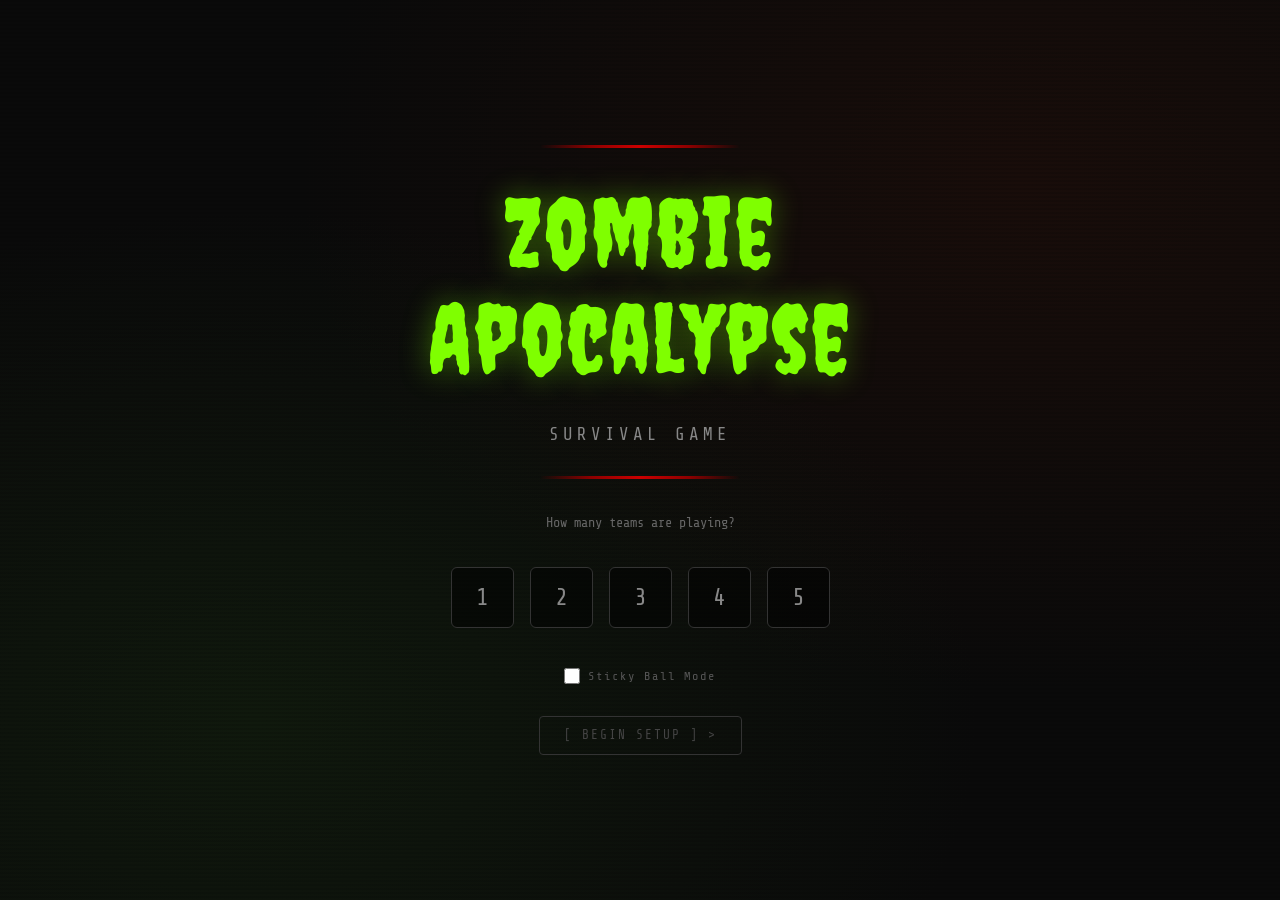
<file: apps/zombie_game_v3.html>
<!DOCTYPE html>
<html lang="en">
<head>
<meta charset="UTF-8">
<meta name="viewport" content="width=device-width, initial-scale=1.0">
<title>Zombie Apocalypse Survival Game</title>
<link href="https://fonts.googleapis.com/css2?family=Creepster&family=Share+Tech+Mono&display=swap" rel="stylesheet">
<style>
* { margin:0; padding:0; box-sizing:border-box; }

body {
  background:#0a0a0a;
  color:#e8e8e0;
  font-family:'Share Tech Mono',monospace;
  min-height:100vh;
  overflow-x:hidden;
}

.bg {
  position:fixed; inset:0;
  background:
    radial-gradient(ellipse at 20% 80%,rgba(30,60,20,0.3) 0%,transparent 50%),
    radial-gradient(ellipse at 80% 20%,rgba(60,20,10,0.3) 0%,transparent 50%),
    #0a0a0a;
  z-index:0;
}
.scanlines {
  position:fixed; inset:0;
  background:repeating-linear-gradient(0deg,transparent,transparent 2px,rgba(0,0,0,0.12) 2px,rgba(0,0,0,0.12) 4px);
  pointer-events:none; z-index:1;
}

/* LOBBY */
#lobby {
  position:relative; z-index:2;
  min-height:100vh;
  display:flex; flex-direction:column; align-items:center; justify-content:center;
  gap:2rem; text-align:center; padding:2rem;
}
.game-title {
  font-family:'Creepster',cursive;
  font-size:clamp(3rem,8vw,6rem);
  color:#7fff00;
  text-shadow:0 0 30px rgba(127,255,0,0.4);
  line-height:1.1; letter-spacing:2px;
}
.game-subtitle { font-size:1.1rem; color:#888; letter-spacing:4px; text-transform:uppercase; }
.blood-divider { width:200px; height:3px; background:linear-gradient(90deg,transparent,#8b0000,#cc0000,#8b0000,transparent); }

.team-count-grid {
  display:flex; gap:1rem; flex-wrap:wrap; justify-content:center;
}
.count-btn {
  background:rgba(0,0,0,0.5); border:1px solid #333; color:#888;
  padding:1rem 1.5rem; font-family:'Share Tech Mono',monospace; font-size:1.5rem;
  cursor:pointer; border-radius:6px; transition:all 0.2s; min-width:60px;
}
.count-btn:hover, .count-btn.active { border-color:#7fff00; color:#7fff00; background:rgba(127,255,0,0.08); }

/* SETUP PHASE */
#setup-phase {
  position:relative; z-index:2;
  display:none; flex-direction:column;
  min-height:100vh;
}

.setup-header {
  background:rgba(0,0,0,0.8); border-bottom:1px solid #2a2a2a;
  padding:1rem 1.5rem;
  display:flex; align-items:center; justify-content:space-between; gap:1rem;
  flex-wrap:wrap;
}
.setup-step-label { font-size:0.7rem; letter-spacing:3px; color:#555; text-transform:uppercase; }
.setup-step-title { font-family:'Creepster',cursive; font-size:1.8rem; color:#cc0000; }

.team-setup-grid {
  display:grid;
  flex:1;
  overflow:auto;
}

.team-setup-pane {
  border-right:1px solid #1a1a1a;
  padding:1.5rem 1rem;
  display:flex; flex-direction:column; gap:1rem;
  overflow-y:auto;
}
.team-setup-pane:last-child { border-right:none; }

.pane-team-label {
  font-size:0.65rem; letter-spacing:3px; color:#555; text-transform:uppercase;
}
.pane-team-name-input {
  background:rgba(0,0,0,0.5); border:1px solid #333; color:#e8e8e0;
  padding:0.5rem 0.75rem; font-family:'Share Tech Mono',monospace; font-size:0.9rem;
  border-radius:4px; width:100%;
}
.pane-team-name-input:focus { outline:none; border-color:#7fff00; }

.selection-subtitle { font-size:0.7rem; letter-spacing:2px; color:#555; text-transform:uppercase; margin-top:0.5rem; }

.item-grid {
  display:grid; grid-template-columns:repeat(auto-fill,minmax(70px,1fr)); gap:6px;
}
.item-card {
  background:rgba(0,0,0,0.4); border:1px solid #2a2a2a; border-radius:6px;
  padding:0.4rem; cursor:pointer; text-align:center;
  transition:all 0.15s; display:flex; flex-direction:column; align-items:center; gap:3px;
}
.item-card:hover { border-color:#444; }
.item-card.selected-item { border-color:#7fff00; background:rgba(127,255,0,0.08); }
.item-card.selected-member { border-color:#6495ed; background:rgba(100,149,237,0.08); }
.item-card .ic-emoji { font-size:1.4rem; }
.item-card .ic-name { font-size:0.55rem; letter-spacing:1px; color:#666; text-transform:uppercase; line-height:1.2; }
.item-card.selected-item .ic-name { color:#7fff00; }
.item-card.selected-member .ic-name { color:#6495ed; }

.member-names-list { display:flex; flex-direction:column; gap:5px; }
.member-name-row { display:flex; align-items:center; gap:6px; }
.member-name-row input {
  background:rgba(0,0,0,0.4); border:1px solid #2a2a2a; color:#e8e8e0;
  padding:3px 8px; font-family:'Share Tech Mono',monospace; font-size:0.75rem;
  border-radius:3px; flex:1;
}
.member-name-row input:focus { outline:none; border-color:#6495ed; }

.sel-count { font-size:0.65rem; color:#555; letter-spacing:1px; }
.sel-count span { color:#7fff00; }

.setup-footer {
  background:rgba(0,0,0,0.8); border-top:1px solid #2a2a2a;
  padding:1rem 1.5rem; display:flex; justify-content:flex-end; gap:1rem; align-items:center;
}

/* GAME PHASE */
#game-phase {
  position:relative; z-index:2;
  display:none; flex-direction:column;
  height:100vh; overflow:hidden;
}

.game-header {
  background:rgba(0,0,0,0.9); border-bottom:1px solid #2a2a2a;
  padding:0.5rem 1rem;
  display:flex; align-items:center; justify-content:space-between;
  flex-shrink:0;
}
.game-header-title { font-family:'Creepster',cursive; font-size:1.4rem; color:#7fff00; }
.game-progress { display:flex; gap:5px; align-items:center; }
.prog-dot { width:10px; height:10px; border-radius:50%; background:#2a2a2a; transition:background 0.3s; }
.prog-dot.done { background:#555; }
.prog-dot.current { background:#7fff00; }

/* SHARED SCENE PANEL */
#scene-panel {
  border-bottom:2px solid #2a2a2a;
  padding:1rem 2rem;
  display:flex; align-items:center; gap:1.5rem;
  flex-shrink:0;
  background:rgba(0,0,0,0.5);
}
#scene-panel-emoji { font-size:2.5rem; flex-shrink:0; }
#scene-panel-body { flex:1; }
#scene-panel-title { font-family:'Creepster',cursive; font-size:1.8rem; color:#cc0000; line-height:1; margin-bottom:0.4rem; }
#scene-panel-text { font-size:0.9rem; line-height:1.8; color:#c8c8bc; }
#scene-panel-text em { color:#7fff00; font-style:normal; }
#scene-panel-decision { font-size:0.85rem; color:#888; margin-top:0.4rem; font-style:italic; }

.panes-wrapper {
  display:flex; flex-direction:column; flex:1; overflow:hidden; min-height:0;
}

.panes-container {
  display:grid; flex:1; min-height:0;
}

/* PANE */
.game-pane {
  border-right:1px solid #1a1a1a;
  display:flex; flex-direction:column;
  overflow:hidden;
}
.game-pane:last-child { border-right:none; }

.pane-header {
  background:rgba(0,0,0,0.7); border-bottom:1px solid #1a1a1a;
  padding:0.5rem 0.75rem;
  display:flex; align-items:center; justify-content:space-between; gap:0.5rem; flex-wrap:wrap;
  flex-shrink:0;
}
.pane-team-title { font-family:'Creepster',cursive; font-size:1.2rem; color:#cc0000; }
.pane-status { display:flex; gap:4px; flex-wrap:wrap; }
.ptag {
  font-size:0.7rem; padding:2px 8px; border-radius:3px; letter-spacing:0.5px;
  border:1px solid; white-space:nowrap;
}
.ptag.item { border-color:rgba(127,255,0,0.3); color:#7fff00; background:rgba(127,255,0,0.08); }
.ptag.member { border-color:rgba(100,149,237,0.3); color:#6495ed; background:rgba(100,149,237,0.08); }
.ptag.lost { border-color:rgba(139,0,0,0.3); color:#555; background:rgba(139,0,0,0.1); text-decoration:line-through; }

.pane-body { flex:1; overflow-y:auto; padding:0.75rem; display:flex; flex-direction:column; gap:0.6rem; min-height:0; }

.choice-btns { display:flex; flex-direction:column; gap:6px; }
.choice-btn-sm {
  background:rgba(0,0,0,0.4); border:1px solid #2a2a2a; color:#c8c8bc;
  padding:0.6rem 0.9rem; font-family:'Share Tech Mono',monospace; font-size:0.85rem;
  cursor:pointer; text-align:left; border-radius:4px; transition:all 0.15s; line-height:1.5;
}
.choice-btn-sm:hover { border-color:#555; color:#e8e8e0; }
.choice-btn-sm.locked { border-color:#7fff00; color:#7fff00; background:rgba(127,255,0,0.06); cursor:default; }
.choice-btn-sm .cpfx { color:#555; margin-right:6px; }

.outcome-sm { display:flex; flex-direction:column; gap:0.5rem; }
.outcome-tag-sm {
  display:inline-block; padding:3px 10px; border-radius:3px; font-size:0.7rem; letter-spacing:2px; text-transform:uppercase;
}
.outcome-tag-sm.good { background:rgba(127,255,0,0.1); border:1px solid rgba(127,255,0,0.3); color:#7fff00; }
.outcome-tag-sm.bad { background:rgba(204,0,0,0.1); border:1px solid rgba(204,0,0,0.3); color:#cc0000; }
.outcome-tag-sm.neutral { background:rgba(255,165,0,0.1); border:1px solid rgba(255,165,0,0.3); color:#ffa500; }

.outcome-title-sm { font-family:'Creepster',cursive; font-size:1.3rem; }
.outcome-title-sm.good { color:#7fff00; }
.outcome-title-sm.bad { color:#cc0000; }
.outcome-title-sm.neutral { color:#ffa500; }

.outcome-text-sm { font-size:0.85rem; line-height:1.8; color:#c8c8bc; }
.consequence-sm { font-size:0.8rem; color:#888; padding-left:0.5rem; border-left:2px solid #2a2a2a; }
.consequence-sm.loss { color:#cc0000; border-color:rgba(204,0,0,0.3); }
.consequence-sm.gain { color:#7fff00; border-color:rgba(127,255,0,0.3); }

.dice-sm { display:flex; align-items:center; gap:0.75rem; padding:0.5rem; background:rgba(0,0,0,0.4); border-radius:4px; border:1px solid #2a2a2a; }
.dice-val { font-family:'Creepster',cursive; font-size:2.5rem; color:#7fff00; min-width:40px; }
.dice-val.rolling { animation:roll 0.4s ease-out; }
@keyframes roll { 0%{transform:rotate(0)scale(1)} 30%{transform:rotate(15deg)scale(1.2)} 70%{transform:rotate(-8deg)scale(0.9)} 100%{transform:rotate(0)scale(1)} }
.dice-result-sm { font-size:0.8rem; color:#888; flex:1; line-height:1.6; display:none; }

.pane-final {
  display:flex; flex-direction:column; align-items:center; justify-content:center;
  text-align:center; gap:0.75rem; padding:1rem; height:100%;
}
.pane-final-emoji { font-size:3rem; }
.pane-final-title { font-family:'Creepster',cursive; font-size:1.8rem; }
.pane-final-title.survived { color:#7fff00; }
.pane-final-title.died { color:#cc0000; }
.pane-final-text { font-size:0.8rem; color:#888; line-height:1.7; max-width:200px; }
.pane-score { font-family:'Creepster',cursive; font-size:1.5rem; color:#ffa500; }

/* WAITING INDICATOR */
.waiting-indicator { font-size:0.75rem; color:#555; letter-spacing:2px; text-align:center; padding:0.5rem; animation:blink 1.5s infinite; }
@keyframes blink { 0%,100%{opacity:1} 50%{opacity:0.3} }

/* SUBMIT BAR */
.submit-bar {
  background:rgba(0,0,0,0.95); border-top:1px solid #2a2a2a;
  padding:0.6rem 1.5rem;
  display:flex; align-items:center; justify-content:space-between; gap:1rem; flex-wrap:wrap;
  flex-shrink:0;
}
.submit-status { font-size:0.8rem; color:#555; letter-spacing:1px; }
.submit-status span { color:#7fff00; }

/* SCORE SCREEN */
#score-screen {
  position:relative; z-index:2; display:none;
  min-height:100vh; flex-direction:column; align-items:center; justify-content:center;
  gap:2rem; padding:2rem; text-align:center;
}
.score-title { font-family:'Creepster',cursive; font-size:clamp(2rem,5vw,4rem); color:#7fff00; }
.score-grid { display:flex; gap:1.5rem; flex-wrap:wrap; justify-content:center; }
.score-card {
  background:rgba(0,0,0,0.5); border:1px solid #2a2a2a; border-radius:8px;
  padding:1.25rem 1.5rem; min-width:160px; text-align:center;
  display:flex; flex-direction:column; gap:0.5rem;
}
.score-card.winner { border-color:#7fff00; }
.score-card-name { font-family:'Creepster',cursive; font-size:1.4rem; color:#cc0000; }
.score-card-pts { font-family:'Creepster',cursive; font-size:2.5rem; color:#7fff00; }
.score-card-pts.dead { color:#555; }
.score-card-detail { font-size:0.65rem; color:#555; line-height:1.8; }

/* BUTTONS */
.btn {
  background:transparent; border:1px solid #444; color:#e8e8e0;
  padding:0.7rem 1.5rem; font-family:'Share Tech Mono',monospace; font-size:0.8rem;
  letter-spacing:2px; text-transform:uppercase; cursor:pointer; border-radius:4px; transition:all 0.2s;
}
.btn:hover { border-color:#7fff00; color:#7fff00; }
.btn-primary { border-color:#7fff00; color:#7fff00; }
.btn-primary:hover { background:rgba(127,255,0,0.1); }
.btn:disabled { border-color:#333; color:#444; cursor:default; }
.btn:disabled:hover { border-color:#333; color:#444; background:transparent; }

.fade-in { animation:fadeIn 0.3s ease-out; }
@keyframes fadeIn { from{opacity:0;transform:translateY(6px)} to{opacity:1;transform:translateY(0)} }
</style>
</head>
<body>
<div class="bg"></div>
<div class="scanlines"></div>

<!-- LOBBY -->
<div id="lobby">
  <div class="blood-divider"></div>
  <div class="game-title">Zombie<br>Apocalypse</div>
  <div class="game-subtitle">Survival Game</div>
  <div class="blood-divider"></div>
  <p style="color:#666;font-size:0.85rem;line-height:1.8;">How many teams are playing?</p>
  <div class="team-count-grid" id="count-btns"></div>
  <div style="display:flex;align-items:center;gap:1rem;margin-top:0.5rem;">
    <label style="font-size:0.75rem;color:#555;letter-spacing:2px;cursor:pointer;display:flex;align-items:center;gap:8px;">
      <input type="checkbox" id="sticky-ball-toggle" style="width:16px;height:16px;accent-color:#7fff00;cursor:pointer;">
      Sticky Ball Mode
    </label>
  </div>
  <button class="btn btn-primary" id="lobby-btn" onclick="startSetup()" disabled>[ Begin Setup ] ></button>
</div>

<!-- SETUP PHASE -->
<div id="setup-phase">
  <div class="setup-header">
    <div>
      <div class="setup-step-label" id="setup-step-label">Step 1 of 3</div>
      <div class="setup-step-title" id="setup-step-title">Name Your Teams</div>
    </div>
    <div style="display:flex;gap:0.5rem;align-items:center;">
      <div class="setup-step-label" id="setup-instruction" style="max-width:300px;text-align:right;"></div>
    </div>
  </div>
  <div class="team-setup-grid" id="team-setup-grid" style="flex:1;overflow:auto;"></div>
  <div class="setup-footer">
    <div class="setup-step-label" id="setup-validation-msg" style="color:#cc0000;"></div>
    <button class="btn btn-primary" id="setup-next-btn" onclick="setupNext()">[ Next ] ></button>
  </div>
</div>

<!-- GAME PHASE -->
<div id="game-phase">
  <div class="game-header">
    <div class="game-header-title">Zombie Apocalypse</div>
    <div class="game-progress" id="game-progress"></div>
  </div>
  <div id="scene-panel">
    <div id="scene-panel-emoji"></div>
    <div id="scene-panel-body">
      <div id="scene-panel-title"></div>
      <div id="scene-panel-text"></div>
      <div id="scene-panel-decision"></div>
    </div>
  </div>
  <div class="panes-wrapper">
    <div class="panes-container" id="panes-container"></div>
    <div class="submit-bar" id="submit-bar">
      <div class="submit-status">Teams selected: <span id="locked-count">0</span> / <span id="total-teams">0</span></div>
      <button class="btn btn-primary" id="reveal-btn" onclick="revealAll()" disabled>[ Reveal Outcomes ] ></button>
    </div>
  </div>
</div>

<!-- DARTBOARD OVERLAY -->
<div id="dartboard-overlay" style="display:none;position:fixed;inset:0;z-index:100;background:#0a0a0a;flex-direction:column;align-items:center;justify-content:center;gap:1.5rem;">
  <div style="font-family:'Creepster',cursive;font-size:1.8rem;color:#7fff00;letter-spacing:2px;" id="dartboard-team-label"></div>
  <div style="font-size:0.8rem;color:#555;letter-spacing:2px;">Throw the ball -- click where it lands</div>
  <svg id="dartboard-svg" viewBox="0 0 400 400" xmlns="http://www.w3.org/2000/svg" style="width:min(70vw,70vh);height:min(70vw,70vh);cursor:crosshair;"></svg>
  <button class="btn" onclick="closeDartboard()" style="font-size:0.75rem;">[ Cancel ]</button>
</div>

<!-- SCORE SCREEN -->
<div id="score-screen">
  <div class="score-title">Final Results</div>
  <div class="score-grid" id="score-grid"></div>
  <button class="btn btn-primary" onclick="resetAll()">[ Play Again ]</button>
</div>

<script>
const ITEMS = [
  {id:'axe',name:'Axe',emoji:'🪓',type:'weapon'},
  {id:'fuel',name:'Fuel',emoji:'⛽',type:'supply'},
  {id:'firstaid',name:'First Aid',emoji:'🩺',type:'medical'},
  {id:'gun',name:'Gun',emoji:'🔫',type:'weapon'},
  {id:'rope',name:'Rope',emoji:'🪢',type:'tool'},
  {id:'cannedfood',name:'Canned Food',emoji:'🥫',type:'food'},
  {id:'matches',name:'Matches',emoji:'🔥',type:'tool'},
  {id:'waterbottle',name:'Water',emoji:'💧',type:'supply'},
  {id:'knife',name:'Knife',emoji:'🔪',type:'weapon'},
  {id:'lighter',name:'Lighter',emoji:'🪔',type:'tool'},
];

const MEMBERS = [
  {id:'farmer',name:'Farmer',emoji:'👨‍🌾'},
  {id:'teacher',name:'Teacher',emoji:'👩‍🏫'},
  {id:'police',name:'Police Officer',emoji:'👮'},
  {id:'engineer',name:'Engineer',emoji:'👷'},
  {id:'doctor',name:'Doctor',emoji:'👨‍⚕️'},
  {id:'pilot',name:'Pilot',emoji:'✈️'},
  {id:'chef',name:'Chef',emoji:'👨‍🍳'},
  {id:'soldier',name:'Soldier',emoji:'🪖'},
];

const SCENES = [
  {number:'Scene 1 of 5',title:'The Airport',image:'✈️',
   text:'You escape the city and reach the airport. The zombies are right behind you. You find a small plane on the runway. You suspect an island nearby could be safe.',
   decision:'Do you try to fly to the island?',
   choices:[{text:'Yes -- try to fly to the island',action:'airport_try'},{text:'No -- keep moving on foot',action:'airport_skip'}]},
  {number:'Scene 2 of 5',title:'The Farm',image:'🌾',
   text:'The team finds an abandoned farm outside the city. There are fruit trees, vegetables, and animals. You need food to survive, so you split up to search the farm.',
   decision:'Stand and fight or run for your lives?',
   choices:[{text:'Fight with your weapons and team',action:'farm_fight'},{text:'Run: leave the food behind',action:'farm_run'}]},
  {number:'Scene 3 of 5',title:'The River',image:'🌊',
   text:'You reach a wide river. The bridge is destroyed. On the other side you can see a town with high walls and lights -- other survivors. The current is strong and the water is cold.',
   decision:'How do you cross?',
   choices:'river_dynamic'},
  {number:'Scene 4 of 5',title:'The Shelter',image:'🏚️',
   text:'You reach the walled town. Inside, you find an old hospital to shelter in for the night. One of your team members was hurt during the journey. They need medical attention before tomorrow.',
   decision:'shelter_dynamic',
   choices:'shelter_dynamic'},
  {number:'Scene 5 of 5',title:'The Final Stand',image:'🧟',
   text:'At dawn, you notice thousands of zombies approaching in a massive horde. They will surely breach the walls. You see a boat in the distance that looks like it is in good shape. Do you hide and hope the horde does not find you, or fight your way to the boat now?',
   decision:'Fight or hide?',
   choices:[{text:'Fight through to the boat',action:'final_fight'},{text:'Hide and wait for them to pass',action:'final_hide'}]},
];

// ---- GLOBAL STATE ----
let numTeams = 0;
let setupStep = 0; // 0=names, 1=items, 2=members
let teams = []; // array of team state objects
let currentScene = 0;
let allDone = false;

function makeTeamState(teamIndex) {
  return {
    index: teamIndex,
    teamName: `Team ${teamIndex+1}`,
    selectedItems: [],
    selectedMembers: [],
    memberNames: {},
    lostItems: [],
    lostMembers: [],
    weakened: false,
    finished: false,
    survived: null,
    escapedByPlane: false,
    settledOnFarm: false,
    farmAttackStory: null,
    pendingAction: null,
    pendingOutcome: null,
    diceRolled: false,
    diceValue: null,
    phase: 'choosing', // choosing | outcome | done
  };
}

// ---- STICKY BALL MODE ----
let stickyBallMode = false;
let dartboardCallback = null;

function initDartboard() {
  const svg = document.getElementById('dartboard-svg');
  if(!svg) return;
  svg.innerHTML = '';
  const cx = 200, cy = 200;
  const NUM_WEDGES = 8;
  const angleStep = (2 * Math.PI) / NUM_WEDGES;

  // Rings: [outerRadius, innerRadius, scoreA, scoreB, colorA, colorB]
  const rings = [
    [190, 130, 1, 1, '#3a0808', '#2a0606'],   // Miss ring -- all 1s
    [130, 70,  2, 3, '#5a1a00', '#3a2a00'],   // Outer ring -- alternates 2/3
    [70,  30,  4, 5, '#1a4a00', '#0a3a00'],   // Inner ring -- alternates 4/5
  ];

  // Helper: SVG arc path for a wedge segment
  function wedgePath(cx, cy, r1, r2, startAngle, endAngle) {
    const x1 = cx + r2 * Math.cos(startAngle);
    const y1 = cy + r2 * Math.sin(startAngle);
    const x2 = cx + r1 * Math.cos(startAngle);
    const y2 = cy + r1 * Math.sin(startAngle);
    const x3 = cx + r1 * Math.cos(endAngle);
    const y3 = cy + r1 * Math.sin(endAngle);
    const x4 = cx + r2 * Math.cos(endAngle);
    const y4 = cy + r2 * Math.sin(endAngle);
    const largeArc = endAngle - startAngle > Math.PI ? 1 : 0;
    return `M ${x1} ${y1} L ${x2} ${y2} A ${r1} ${r1} 0 ${largeArc} 1 ${x3} ${y3} L ${x4} ${y4} A ${r2} ${r2} 0 ${largeArc} 0 ${x1} ${y1} Z`;
  }

  // Draw wedge rings
  rings.forEach(([r1, r2, scoreA, scoreB, colorA, colorB]) => {
    for(let w = 0; w < NUM_WEDGES; w++) {
      const startAngle = w * angleStep - Math.PI / 2;
      const endAngle = (w + 1) * angleStep - Math.PI / 2;
      const score = w % 2 === 0 ? scoreA : scoreB;
      const color = w % 2 === 0 ? colorA : colorB;

      const path = document.createElementNS('http://www.w3.org/2000/svg', 'path');
      path.setAttribute('d', wedgePath(cx, cy, r1, r2, startAngle, endAngle));
      path.setAttribute('fill', color);
      path.setAttribute('stroke', '#0a0a0a');
      path.setAttribute('stroke-width', '1.5');
      path.style.cursor = 'pointer';
      path.addEventListener('click', (e) => { e.stopPropagation(); dartboardHit(score); });
      svg.appendChild(path);

      // Score label in wedge
      const midAngle = (startAngle + endAngle) / 2;
      const midR = (r1 + r2) / 2;
      const lx = cx + midR * Math.cos(midAngle);
      const ly = cy + midR * Math.sin(midAngle);
      const label = document.createElementNS('http://www.w3.org/2000/svg', 'text');
      label.setAttribute('x', lx); label.setAttribute('y', ly + 5);
      label.setAttribute('text-anchor', 'middle');
      label.setAttribute('fill', 'rgba(255,255,255,0.7)');
      label.setAttribute('font-size', r1 - r2 > 60 ? '16' : '13');
      label.setAttribute('font-family', 'Creepster, cursive');
      label.style.pointerEvents = 'none';
      label.textContent = score;
      svg.appendChild(label);
    }
  });

  // Bullseye -- single circle, score 6
  const bull = document.createElementNS('http://www.w3.org/2000/svg', 'circle');
  bull.setAttribute('cx', cx); bull.setAttribute('cy', cy); bull.setAttribute('r', 30);
  bull.setAttribute('fill', '#1a8010'); bull.setAttribute('stroke', '#2aaa10'); bull.setAttribute('stroke-width', '2');
  bull.style.cursor = 'pointer';
  bull.addEventListener('click', (e) => { e.stopPropagation(); dartboardHit(6); });
  svg.appendChild(bull);

  const bullLabel = document.createElementNS('http://www.w3.org/2000/svg', 'text');
  bullLabel.setAttribute('x', cx); bullLabel.setAttribute('y', cy + 8);
  bullLabel.setAttribute('text-anchor', 'middle');
  bullLabel.setAttribute('fill', '#7fff00');
  bullLabel.setAttribute('font-size', '22'); bullLabel.setAttribute('font-family', 'Creepster, cursive');
  bullLabel.style.pointerEvents = 'none'; bullLabel.textContent = '6';
  svg.appendChild(bullLabel);

  // Wedge divider lines from center to edge
  for(let w = 0; w < NUM_WEDGES; w++) {
    const angle = w * angleStep - Math.PI / 2;
    const line = document.createElementNS('http://www.w3.org/2000/svg', 'line');
    line.setAttribute('x1', cx); line.setAttribute('y1', cy);
    line.setAttribute('x2', cx + 190 * Math.cos(angle));
    line.setAttribute('y2', cy + 190 * Math.sin(angle));
    line.setAttribute('stroke', '#0a0a0a'); line.setAttribute('stroke-width', '2');
    line.style.pointerEvents = 'none';
    svg.appendChild(line);
  }
}

function showDartboard(ti) {
  const t = teams[ti];
  if(t.diceRolled) return;
  const btn = document.getElementById(`roll-btn-${ti}`);
  if(btn) btn.disabled = true;
  document.getElementById('dartboard-team-label').textContent = t.teamName + ': Throw the sticky ball! Aim for the bullseye!';
  document.getElementById('dartboard-overlay').style.display = 'flex';
  dartboardCallback = (val) => processDartboardResult(ti, val);
}

function dartboardHit(score) {
  const labels = {1:'Miss!', 2:'Off target', 3:'Close!', 4:'Nearly there', 5:'Good hit!', 6:'Bullseye!'};
  const overlay = document.getElementById('dartboard-overlay');
  const flash = document.createElement('div');
  flash.style.cssText = 'position:absolute;inset:0;background:rgba(0,0,0,0.75);display:flex;align-items:center;justify-content:center;flex-direction:column;gap:1rem;pointer-events:none;';
  flash.innerHTML = `<div style="font-family:'Creepster',cursive;font-size:6rem;color:#7fff00;line-height:1;">${score}</div><div style="font-family:'Share Tech Mono',monospace;font-size:1rem;color:#888;letter-spacing:3px;text-transform:uppercase;">${labels[score]||''}</div>`;
  overlay.appendChild(flash);
  setTimeout(() => {
    overlay.style.display = 'none';
    overlay.removeChild(flash);
    if(dartboardCallback) { dartboardCallback(score); dartboardCallback = null; }
  }, 900);
}

function closeDartboard() {
  document.getElementById('dartboard-overlay').style.display = 'none';
  dartboardCallback = null;
}

function processDartboardResult(ti, val) {
  const t = teams[ti];
  t.diceRolled = true;
  t.diceValue = val;
  const display = document.getElementById(`dval-${ti}`);
  if(display) { display.textContent = val; }
  const {diceConfig, nextFn} = t.pendingOutcome;
  const result = diceConfig(val, t);
  const resEl = document.getElementById(`dres-${ti}`);
  if(resEl) { resEl.textContent = result.text; resEl.style.display = 'block'; }
  const cons = document.getElementById(`pcons-${ti}`);
  if(cons) result.consequences.forEach(c => {
    const d = document.createElement('div');
    d.className = `consequence-sm ${c.type||''}`;
    d.textContent = c.text;
    cons.appendChild(d);
  });
  updatePaneStatus(ti);
  const resolved = result.nextOverride !== undefined ? result.nextOverride : (typeof nextFn === 'function' ? nextFn(val, t) : nextFn);
  t.pendingOutcome.resolvedNext = resolved;
  markTeamOutcomeDone(ti);
}

// ---- LOBBY ----
function initLobby() {
  const cb = document.getElementById('count-btns');
  cb.innerHTML = '';
  for(let i=1;i<=5;i++) {
    const b = document.createElement('button');
    b.className = 'count-btn';
    b.textContent = i;
    b.dataset.n = i;
    b.onclick = () => {
      document.querySelectorAll('.count-btn').forEach(x=>x.classList.remove('active'));
      b.classList.add('active');
      numTeams = i;
      document.getElementById('lobby-btn').disabled = false;
    };
    cb.appendChild(b);
  }
}

function startSetup() {
  stickyBallMode = document.getElementById('sticky-ball-toggle').checked;
  teams = [];
  for(let i=0;i<numTeams;i++) teams.push(makeTeamState(i));
  setupStep = 0;
  document.getElementById('lobby').style.display = 'none';
  document.getElementById('setup-phase').style.display = 'flex';
  renderSetupStep();
}

// ---- SETUP ----
function renderSetupStep() {
  const grid = document.getElementById('team-setup-grid');
  grid.innerHTML = '';
  grid.style.gridTemplateColumns = `repeat(${numTeams},1fr)`;
  document.getElementById('setup-validation-msg').textContent = '';

  if(setupStep === 0) {
    document.getElementById('setup-step-label').textContent = 'Step 1 of 2';
    document.getElementById('setup-step-title').textContent = 'Name Your Teams';
    document.getElementById('setup-instruction').textContent = 'Enter a name for each team.';
    teams.forEach((t,i) => {
      const pane = document.createElement('div');
      pane.className = 'team-setup-pane';
      pane.innerHTML = `
        <div class="pane-team-label">Team ${i+1}</div>
        <input class="pane-team-name-input" id="tname-${i}" type="text" placeholder="Team name..." maxlength="20" value="${t.teamName}" oninput="teams[${i}].teamName=this.value||'Team ${i+1}'">
      `;
      grid.appendChild(pane);
    });

  } else if(setupStep === 1) {
    document.getElementById('setup-step-label').textContent = 'Step 2 of 2';
    document.getElementById('setup-step-title').textContent = 'Choose Your Kit and Team';
    document.getElementById('setup-instruction').textContent = 'Each team chooses 4 items and 4 members.';
    teams.forEach((t,i) => {
      const pane = document.createElement('div');
      pane.className = 'team-setup-pane';
      let html = `<div class="pane-team-label">${t.teamName}</div>`;

      html += `<div class="selection-subtitle">Survival Kit (choose 4)</div>`;
      html += `<div class="item-grid" id="igrid-${i}">`;
      ITEMS.forEach(item => {
        const sel = t.selectedItems.includes(item.id) ? ' selected-item' : '';
        html += `<div class="item-card${sel}" id="icard-${i}-${item.id}" onclick="toggleSetupItem(${i},'${item.id}')">
          <span class="ic-emoji">${item.emoji}</span>
          <span class="ic-name">${item.name}</span>
        </div>`;
      });
      html += `</div><div class="sel-count">Items: <span id="icount-${i}">${t.selectedItems.length}</span> / 4</div>`;

      html += `<div class="selection-subtitle" style="margin-top:0.5rem;">Team Members (choose 4)</div>`;
      html += `<div class="item-grid" id="mgrid-${i}">`;
      MEMBERS.forEach(m => {
        const sel = t.selectedMembers.includes(m.id) ? ' selected-member' : '';
        html += `<div class="item-card${sel}" id="mcard-${i}-${m.id}" onclick="toggleSetupMember(${i},'${m.id}')">
          <span class="ic-emoji">${m.emoji}</span>
          <span class="ic-name">${m.name}</span>
        </div>`;
      });
      html += `</div>
        <div class="sel-count">Members: <span id="mcount-${i}">${t.selectedMembers.length}</span> / 4</div>
        <div class="member-names-list" id="mnames-${i}"></div>`;

      pane.innerHTML = html;
      grid.appendChild(pane);
      renderMemberNames(i);
    });
  }
}

function toggleSetupItem(ti, id) {
  const t = teams[ti];
  if(t.selectedItems.includes(id)) {
    t.selectedItems = t.selectedItems.filter(x=>x!==id);
    document.getElementById(`icard-${ti}-${id}`).classList.remove('selected-item');
  } else if(t.selectedItems.length < 4) {
    t.selectedItems.push(id);
    document.getElementById(`icard-${ti}-${id}`).classList.add('selected-item');
  }
  document.getElementById(`icount-${ti}`).textContent = t.selectedItems.length;
}

function toggleSetupMember(ti, id) {
  const t = teams[ti];
  if(t.selectedMembers.includes(id)) {
    t.selectedMembers = t.selectedMembers.filter(x=>x!==id);
    delete t.memberNames[id];
    document.getElementById(`mcard-${ti}-${id}`).classList.remove('selected-member');
  } else if(t.selectedMembers.length < 4) {
    t.selectedMembers.push(id);
    const m = MEMBERS.find(m=>m.id===id);
    t.memberNames[id] = m.name;
    document.getElementById(`mcard-${ti}-${id}`).classList.add('selected-member');
  }
  document.getElementById(`mcount-${ti}`).textContent = t.selectedMembers.length;
  renderMemberNames(ti);
}

function renderMemberNames(ti) {
  const t = teams[ti];
  const container = document.getElementById(`mnames-${ti}`);
  if(!container) return;
  container.innerHTML = '';
  t.selectedMembers.forEach(id => {
    const m = MEMBERS.find(m=>m.id===id);
    const row = document.createElement('div');
    row.className = 'member-name-row';
    row.innerHTML = `<span>${m.emoji}</span>
      <input type="text" value="${t.memberNames[id]||m.name}" maxlength="15"
        oninput="teams[${ti}].memberNames['${id}']=this.value||'${m.name}'"
        placeholder="${m.name}">`;
    container.appendChild(row);
  });
}

function setupNext() {
  const msg = document.getElementById('setup-validation-msg');
  if(setupStep === 0) {
    setupStep = 1;
    renderSetupStep();
  } else if(setupStep === 1) {
    const badItems = teams.find(t=>t.selectedItems.length !== 4);
    if(badItems) { msg.textContent = `${badItems.teamName} needs exactly 4 items.`; return; }
    const badMembers = teams.find(t=>t.selectedMembers.length !== 4);
    if(badMembers) { msg.textContent = `${badMembers.teamName} needs exactly 4 team members.`; return; }
    startGame();
  }
}

// ---- GAME ----
function startGame() {
  currentScene = 0;
  document.getElementById('setup-phase').style.display = 'none';
  document.getElementById('game-phase').style.display = 'flex';
  document.getElementById('total-teams').textContent = numTeams;
  document.getElementById('submit-bar').style.display = numTeams === 1 ? 'none' : 'flex';
  if(stickyBallMode) initDartboard();
  buildProgressBar();
  buildPanes();
  renderScene();
}

function buildProgressBar() {
  const pb = document.getElementById('game-progress');
  pb.innerHTML = '';
  for(let i=0;i<5;i++) {
    const d = document.createElement('div');
    d.className = 'prog-dot';
    d.id = `pdot-${i}`;
    pb.appendChild(d);
  }
}

function updateProgress() {
  for(let i=0;i<5;i++) {
    const d = document.getElementById(`pdot-${i}`);
    if(d) {
      if(i < currentScene) d.className = 'prog-dot done';
      else if(i === currentScene) d.className = 'prog-dot current';
      else d.className = 'prog-dot';
    }
  }
}

function buildPanes() {
  const pc = document.getElementById('panes-container');
  pc.innerHTML = '';
  pc.style.gridTemplateColumns = `repeat(${numTeams},1fr)`;
  teams.forEach((t,i) => {
    const pane = document.createElement('div');
    pane.className = 'game-pane';
    pane.id = `pane-${i}`;
    pane.innerHTML = `
      <div class="pane-header">
        <div class="pane-team-title" id="ptitle-${i}">${t.teamName}</div>
        <div class="pane-status" id="pstatus-${i}"></div>
      </div>
      <div class="pane-body" id="pbody-${i}"></div>
    `;
    pc.appendChild(pane);
  });
  teams.forEach((_,i) => updatePaneStatus(i));
}

function updatePaneStatus(ti) {
  const t = teams[ti];
  const el = document.getElementById(`pstatus-${ti}`);
  if(!el) return;
  el.innerHTML = '';
  ITEMS.filter(item=>t.selectedItems.includes(item.id)).forEach(item => {
    const s = document.createElement('span');
    s.className = 'ptag item' + (t.lostItems.includes(item.id) ? ' lost' : '');
    s.textContent = item.emoji + ' ' + item.name;
    el.appendChild(s);
  });
  MEMBERS.filter(m=>t.selectedMembers.includes(m.id)).forEach(m => {
    const s = document.createElement('span');
    s.className = 'ptag member' + (t.lostMembers.includes(m.id) ? ' lost' : '');
    s.textContent = m.emoji + ' ' + tGetMemberName(t, m.id);
    el.appendChild(s);
  });
}

function renderScene() {
  updateProgress();
  const scene = SCENES[currentScene];
  document.getElementById('locked-count').textContent = 0;
  document.getElementById('reveal-btn').disabled = true;
  document.getElementById('reveal-btn').textContent = '[ Reveal Outcomes ] >';

  // Populate shared scene panel
  document.getElementById('scene-panel-emoji').textContent = scene.image;
  document.getElementById('scene-panel-title').textContent = scene.title;
  document.getElementById('scene-panel-text').innerHTML = scene.text;

  teams.forEach((t, ti) => {
    if(t.finished) return;
    t.phase = 'choosing';
    t.selectedChoice = null;
    t.pendingAction = null;
    t.diceRolled = false;
    t.diceValue = null;
    t.pendingOutcome = null;

    const choices = getChoices(scene, t);
    const decision = getDecision(scene, t);
    document.getElementById('scene-panel-decision').textContent = decision;

    if(currentScene === 1) {
      t.farmAttackStory = tFarmAttackStory(t);
    }
    const farmNarrative = currentScene === 1 ? `<div class="scene-text-sm" style="margin-bottom:0.5rem;">${t.farmAttackStory}</div>` : '';
    let html = farmNarrative + `<div class="choice-btns" id="cbts-${ti}">`;
    choices.forEach((c,ci) => {
      html += `<button class="choice-btn-sm" id="cbtn-${ti}-${ci}" onclick="lockChoice(${ti},${ci},'${c.action}')">
        <span class="cpfx">${String.fromCharCode(65+ci)}.</span>${c.text}
      </button>`;
    });
    html += `</div>`;
    document.getElementById(`pbody-${ti}`).innerHTML = html;
  });
}

function getChoices(scene, t) {
  if(scene.choices === 'river_dynamic') {
    const choices = [];
    if(tHas(t,'rope')) choices.push({text:'Use your rope to cross',action:'river_rope'});
    choices.push({text:'Swim across',action:'river_swim'});
    return choices;
  }
  if(scene.choices === 'shelter_dynamic') {
    const solo = tTeamAlive(t) === 1;
    return [
      {text: solo ? 'Try to treat your own injury' : 'Treat the injury now', action:'shelter_treat'},
      {text: solo ? 'Rest and hope for the best' : 'Rest and hope they are okay', action:'shelter_rest'},
    ];
  }
  return scene.choices;
}

function getDecision(scene, t) {
  if(scene.decision === 'shelter_dynamic') {
    return tTeamAlive(t) === 1 ? 'You are alone and injured. What do you do?' : 'Can you treat them?';
  }
  return scene.decision;
}

function lockChoice(ti, ci, action) {
  const t = teams[ti];
  if(t.phase !== 'choosing' && t.phase !== 'selected') return;

  // If single team, process immediately
  if(numTeams === 1) {
    t.phase = 'locked';
    t.pendingAction = action;
    processChoice(ti, action);
    return;
  }

  // Mark selection -- allow changing freely
  t.selectedChoice = {ci, action};
  t.phase = 'selected';
  t.pendingAction = action;

  const btns = document.getElementById(`cbts-${ti}`);
  if(btns) btns.querySelectorAll('.choice-btn-sm').forEach((b,i) => {
    b.classList.remove('locked');
    if(i===ci) b.classList.add('locked');
  });

  // Check if all active teams have selected
  const active = teams.filter(t=>!t.finished);
  const allSelected = active.every(t=>t.phase==='selected'||t.phase==='locked');
  const selectedCount = active.filter(t=>t.phase==='selected'||t.phase==='locked').length;
  document.getElementById('locked-count').textContent = selectedCount;
  document.getElementById('reveal-btn').disabled = !allSelected;
}

function revealAll() {
  document.getElementById('reveal-btn').disabled = true;
  document.getElementById('reveal-btn').textContent = '[ Reveal Outcomes ] >';
  document.getElementById('locked-count').textContent = 0;

  const active = teams.filter(t=>!t.finished);

  if(active.every(t=>t.phase==='outcome_done')) {
    active.forEach(t => advanceTeam(t.index));
  } else {
    // Lock all selected teams and process
    active.forEach(t => { if(t.phase==='selected') t.phase='locked'; });
    teams.forEach((t,ti) => {
      if(t.finished || t.phase !== 'locked') return;
      processChoice(ti, t.pendingAction);
    });
  }
}

// ---- TEAM-SCOPED HELPERS ----
function tHas(t, item) { return t.selectedItems.includes(item) && !t.lostItems.includes(item); }
function tHasMember(t, m) { return t.selectedMembers.includes(m) && !t.lostMembers.includes(m); }
function tLoseItem(t, item) { if(!t.lostItems.includes(item)) t.lostItems.push(item); }
function tLoseMember(t, m) { if(!t.lostMembers.includes(m)) t.lostMembers.push(m); }
function tTeamAlive(t) { return MEMBERS.filter(m=>tHasMember(t,m.id)).length; }
function tIsDead(t) { return tTeamAlive(t) === 0; }
function tGetMemberName(t, id) { return t.memberNames[id] || (MEMBERS.find(m=>m.id===id)||{}).name || id; }
function tRef(t, id, cap) {
  if(!id) return cap ? 'Someone' : 'someone';
  const role = (MEMBERS.find(m=>m.id===id)||{}).name || id;
  const name = t.memberNames[id] || role;
  if(name === role) return (cap ? 'The ' : 'the ') + role.toLowerCase();
  return name;
}
function tDisplayName(t, id) {
  const role = (MEMBERS.find(m=>m.id===id)||{}).name || id;
  const name = t.memberNames[id] || role;
  return name === role ? name : `${name} (${role})`;
}

function tRandomVictim(t) {
  const alive = t.selectedMembers.filter(m=>!t.lostMembers.includes(m));
  if(!alive.length) return null;
  return alive[Math.floor(Math.random()*alive.length)];
}
function tRandomWitness(t, excludeId) {
  const others = t.selectedMembers.filter(m=>!t.lostMembers.includes(m)&&m!==excludeId);
  if(!others.length) return null;
  return others[Math.floor(Math.random()*others.length)];
}

function tDeathText(t, count) {
  const dead = t.lostMembers.slice(-count).filter(Boolean);
  if(!dead.length) return tIsDead(t) ? 'Everyone is gone.' : 'Someone has died.';
  const names = dead.map(id => {
    const role = (MEMBERS.find(m=>m.id===id)||{}).name || id;
    const name = t.memberNames[id] || role;
    return name === role ? 'The ' + name : name;
  });
  if(tIsDead(t)) return `${names.join(' and ')} ${count>1?'have':'has'} died. Everyone is gone.`;
  return `${names.join(' and ')} ${count>1?'have':'has'} died`;
}

// ---- STORY FUNCTIONS ----
const ROLE_ACTIVITIES = {
  farmer: 'was walking the farm, checking if it could be a safe place to stay',
  chef: 'was picking fruit from the trees',
  soldier: 'was keeping watch on the perimeter',
  police: 'was checking the fence line',
  doctor: 'was trying to treat a sick cow',
  engineer: 'was looking for tools and spare parts in the shed',
  pilot: 'was searching the farmhouse for food and supplies',
  teacher: 'was sitting in a field playing with a baby lamb, completely unaware of the danger',
};

function tFarmAttackStory(t) {
  const alive = t.selectedMembers.filter(m=>!t.lostMembers.includes(m));
  const shuffled = alive.slice().sort(()=>Math.random()-0.5);
  const m1 = shuffled[0], m2 = shuffled[1] || shuffled[0];
  const n1 = tRef(t, m1, true), n2 = tRef(t, m2, true);
  const a1 = ROLE_ACTIVITIES[m1] || 'was searching the farm';
  const a2 = m2 !== m1 ? (ROLE_ACTIVITIES[m2] || 'was nearby') : 'was also searching nearby';
  return `${n1} ${a1} when they heard a scream. ${n2} ${a2} when a zombie grabbed their ankle from under the fence. Within seconds the whole farm is surrounded.`;
}

function tBittenStory(t, victimId) {
  const v = tRef(t, victimId, true);
  const wid = tRandomWitness(t, victimId);
  const w = wid ? tRef(t, wid, false) : 'the group';
  if(tHasMember(t,'soldier') && victimId !== 'soldier') {
    return `${v} is bitten before ${tRef(t,'soldier',false)} can reach them. ${tRef(t,'soldier',false)} does what has to be done. Nobody speaks for a long time afterwards.`;
  }
  if(tHas(t,'axe')) {
    return `${v} swings the axe but misses. The zombie takes them down. ${w} grabs the axe and runs.`;
  }
  return `${v} freezes when the first zombie grabs their arm. They fight back but it is too late. The bite is deep. By the time ${w} pulls the zombie off, ${v} is already turning. You have to leave them behind.`;
}

function tOverwhelmedStory1(t, victimId) {
  const v = tRef(t, victimId, true);
  const wid = tRandomWitness(t, victimId);
  const w = wid ? tRef(t, wid, false) : 'the group';
  return `The horde splits your group. ${v} is surrounded before anyone can help. ${w} screams their name but there is nothing to do. You run.`;
}

function tOverwhelmedStory2(t, v1id, v2id) {
  return `The horde splits your group. ${tRef(t,v1id,false)} goes down first. ${tRef(t,v2id,false)} turns back to help. A mistake. You run with whoever is left.`;
}

function tRiverStory(t, victimId) {
  const v = tRef(t, victimId, true);
  const wid = tRandomWitness(t, victimId);
  const w = wid ? tRef(t, wid, false) : 'the group';
  return `${v} loses their grip halfway across. The current takes them fast. ${w} reaches out but cannot hold on. You watch them disappear downstream.`;
}

function tShelterStory(t, victimId) {
  const v = tRef(t, victimId, true);
  const wid = tRandomWitness(t, victimId);
  const w = wid ? tRef(t, wid, false) : 'the team';
  const variants = [
    `In the middle of the night the team wakes up to ${v} screaming in pain from the bathroom. ${w} rushes to see if ${v} has been bitten. They have not, but the smell is horrible, and there is no water to flush the toilet.`,
    `${v} was sleeping soundly when they suddenly started coughing and could not stop. By morning the fever had spread. ${w} tries to help but there is nothing to be done.`,
    `${v} was keeping watch when they collapsed without a sound. ${w} found them on the floor an hour later. The infection had moved fast.`,
  ];
  return variants[Math.floor(Math.random()*variants.length)];
}

function tFinalLossStory(t, victimId) {
  const v = tRef(t, victimId, true);
  const wid = tRandomWitness(t, victimId);
  const w = wid ? tRef(t, wid, false) : 'the group';
  if(tHasMember(t,'soldier') && victimId !== 'soldier') {
    return `${v} tells ${tRef(t,'soldier',false)} to go. They hold the horde back long enough for the rest of you to reach the boat. You don't look back.`;
  }
  return `${v} stumbles on the dock. The horde closes in before anyone can pull them back. ${w} has to be dragged onto the boat. You push off without them.`;
}

// ---- OUTCOME DISPLAY ----
function showPaneOutcome(ti, t, tag, tagClass, title, text, consequences, nextFn, diceConfig) {
  t.phase = 'outcome';
  t.pendingOutcome = {nextFn, diceConfig};
  const body = document.getElementById(`pbody-${ti}`);
  let html = `<div class="outcome-sm fade-in">
    <span class="outcome-tag-sm ${tagClass}">${tag}</span>
    <div class="outcome-title-sm ${tagClass}">${title}</div>
    <div class="outcome-text-sm">${text}</div>
    <div id="pcons-${ti}">`;
  consequences.forEach(c => {
    html += `<div class="consequence-sm ${c.type||''}">${c.text}</div>`;
  });
  html += `</div>`;

  if(diceConfig) {
    const rollControl = stickyBallMode
      ? `<button class="btn" id="roll-btn-${ti}" onclick="showDartboard(${ti})" style="font-size:0.65rem;padding:0.4rem 0.8rem;margin-top:4px;">[ Show Target ]</button>`
      : `<button class="btn" id="roll-btn-${ti}" onclick="rollPaneDice(${ti})" style="font-size:0.65rem;padding:0.4rem 0.8rem;margin-top:4px;">[ Roll ]</button>`;
    html += `<div class="dice-sm" id="dice-sm-${ti}">
      <div class="dice-val" id="dval-${ti}">?</div>
      <div>
        <div class="dice-result-sm" id="dres-${ti}"></div>
        ${rollControl}
      </div>
    </div>`;
  }
  html += `<div class="waiting-indicator" id="outcome-waiting-${ti}" style="display:none;">Ready for next scene...</div>`;
  html += `</div>`;
  body.innerHTML = html;
  updatePaneStatus(ti);

  if(!diceConfig) {
    markTeamOutcomeDone(ti);
  }
}

function rollPaneDice(ti) {
  const t = teams[ti];
  if(t.diceRolled) return;
  t.diceRolled = true;
  const rollBtn = document.getElementById(`roll-btn-${ti}`);
  if(rollBtn) rollBtn.disabled = true;
  const display = document.getElementById(`dval-${ti}`);
  const val = Math.floor(Math.random() * 6) + 1;

  let step = 0;
  const frames = [1,4,2,6,3,5,1,4,val];
  const iv = setInterval(() => {
    display.textContent = frames[step];
    step++;
    if(step >= frames.length) {
      clearInterval(iv);
      display.classList.remove('rolling');
      t.diceValue = val;
      const {diceConfig, nextFn} = t.pendingOutcome;
      const result = diceConfig(val, t);
      const resEl = document.getElementById(`dres-${ti}`);
      if(resEl) { resEl.textContent = result.text; resEl.style.display = 'block'; }
      const cons = document.getElementById(`pcons-${ti}`);
      if(cons) result.consequences.forEach(c => {
        const d = document.createElement('div');
        d.className = `consequence-sm ${c.type||''}`;
        d.textContent = c.text;
        cons.appendChild(d);
      });
      updatePaneStatus(ti);
      const resolved = result.nextOverride !== undefined ? result.nextOverride : (typeof nextFn === 'function' ? nextFn(val, t) : nextFn);
      t.pendingOutcome.resolvedNext = resolved;
      markTeamOutcomeDone(ti);
    }
  }, 80);
}

function markTeamOutcomeDone(ti) {
  const t = teams[ti];
  t.phase = 'outcome_done';

  if(numTeams === 1) {
    // Show a Next Scene button so the player can read the outcome before advancing
    const body = document.getElementById(`pbody-${ti}`);
    const nextBtn = document.createElement('button');
    nextBtn.className = 'btn btn-primary';
    nextBtn.style.cssText = 'margin-top:0.75rem;font-size:0.75rem;padding:0.5rem 1rem;';
    const {nextFn, resolvedNext} = t.pendingOutcome;
    const resolved = resolvedNext !== undefined ? resolvedNext : (typeof nextFn === 'function' ? nextFn(t) : nextFn);
    const isEnd = resolved === 'win' || resolved === 'lose' || tIsDead(t);
    nextBtn.textContent = isEnd ? '[ See Results ] >' : '[ Next Scene ] >';
    nextBtn.onclick = () => { nextBtn.disabled = true; advanceTeam(ti); };
    if(body) body.appendChild(nextBtn);
    return;
  }

  const w = document.getElementById(`outcome-waiting-${ti}`);
  if(w) w.style.display = 'block';

  const lockedCount = teams.filter(t=>t.phase==='locked'||t.phase==='outcome_done'||t.finished).length;
  document.getElementById('locked-count').textContent = lockedCount;

  const active = teams.filter(t=>!t.finished);
  const allReady = active.every(t=>t.phase==='outcome_done');
  if(allReady) {
    document.getElementById('reveal-btn').disabled = false;
    document.getElementById('reveal-btn').textContent = '[ Continue ] >';
  }
}

function advanceTeam(ti) {
  const t = teams[ti];
  const {nextFn, resolvedNext} = t.pendingOutcome;
  const resolved = resolvedNext !== undefined ? resolvedNext : (typeof nextFn === 'function' ? nextFn(t) : nextFn);
  resolveTeamNext(ti, resolved);
}

function resolveTeamNext(ti, next) {
  const t = teams[ti];
  if(tIsDead(t)) { endTeam(ti, false); return; }
  if(next === 'win') { endTeam(ti, true); return; }
  if(next === 'lose') { endTeam(ti, false); return; }
  if(typeof next === 'number') {
    // check if all teams done with current scene
    t.phase = 'scene_done';
    checkAllSceneDone();
    return;
  }
}

function checkAllSceneDone() {
  const active = teams.filter(t=>!t.finished);
  const allDone = active.every(t=>t.phase==='scene_done'||t.finished);
  if(allDone) {
    currentScene++;
    if(currentScene >= 5) return;
    teams.forEach(t => { if(!t.finished) t.phase='choosing'; });
    renderScene();
    document.getElementById('locked-count').textContent = 0;
    document.getElementById('reveal-btn').disabled = true;
    document.getElementById('reveal-btn').textContent = '[ Reveal Outcomes ] >';
  }
}

function endTeam(ti, survived) {
  const t = teams[ti];
  t.finished = true;
  t.survived = survived;
  t.phase = 'done';

  const aliveMemberIds = MEMBERS.filter(m=>tHasMember(t,m.id)).map(m=>m.id);
  const alive = aliveMemberIds.map(id=>tDisplayName(t,id));
  const itemsLeft = ITEMS.filter(item=>tHas(t,item.id)).length;
  const score = alive.length * 5 + itemsLeft * 2;
  t.score = survived ? score : 0;

  const body = document.getElementById(`pbody-${ti}`);
  if(survived) {
    const endEmoji = t.escapedByPlane ? '✈️' : t.settledOnFarm ? '🌾' : '🛥️';
    const endTitle = t.settledOnFarm ? 'You Made It Home.' : 'Survived!';
    const endText = t.settledOnFarm
      ? (alive.length ? alive.join(', ') + ' settled the farm.' : 'You found a new home.')
      : (alive.length ? alive.join(', ') + ' made it out alive.' : 'You barely survived.');
    body.innerHTML = `<div class="pane-final fade-in">
      <div class="pane-final-emoji">${endEmoji}</div>
      <div class="pane-final-title survived">${endTitle}</div>
      <div class="pane-final-text">${endText}</div>
      <div class="pane-score">${score} pts</div>
      <div class="score-card-detail" style="color:#555">${alive.length} survivors x 5 = ${alive.length*5}<br>${itemsLeft} supplies x 2 = ${itemsLeft*2}</div>
    </div>`;
  } else {
    body.innerHTML = `<div class="pane-final fade-in">
      <div class="pane-final-emoji">🧟</div>
      <div class="pane-final-title died">Wiped Out.</div>
      <div class="pane-final-text">${t.teamName} did not survive the zombie apocalypse.</div>
      <div class="pane-score" style="color:#555">0 pts</div>
    </div>`;
  }
  updatePaneStatus(ti);

  // Check if all teams finished
  if(teams.every(t=>t.finished)) {
    setTimeout(showScoreScreen, 1500);
  } else {
    checkAllSceneDone();
  }
}

function showScoreScreen() {
  document.getElementById('game-phase').style.display = 'none';
  document.getElementById('score-screen').style.display = 'flex';
  const grid = document.getElementById('score-grid');
  grid.innerHTML = '';
  const maxScore = Math.max(...teams.map(t=>t.score||0));
  teams.sort((a,b)=>(b.score||0)-(a.score||0)).forEach(t => {
    const card = document.createElement('div');
    card.className = 'score-card' + (t.score===maxScore && t.score>0 ? ' winner' : '');
    const alive = MEMBERS.filter(m=>tHasMember(t,m.id)).map(m=>tDisplayName(t,m.id));
    const itemsLeft = ITEMS.filter(item=>tHas(t,item.id)).length;
    const endEmoji = t.escapedByPlane ? '✈️ ' : t.settledOnFarm ? '🌾 ' : '🛥️ ';
    const survivedText = t.settledOnFarm ? alive.join(', ') + ' settled the farm' : alive.join(', ') + ' survived';
    card.innerHTML = `
      <div class="score-card-name">${t.teamName}</div>
      <div class="score-card-pts ${t.survived?'':'dead'}">${t.survived ? endEmoji : ''}${t.score||0}</div>
      <div class="score-card-detail">
        ${t.survived ? survivedText : 'Did not survive'}<br>
        ${t.survived ? `${alive.length} survivors x 5 = ${alive.length*5}<br>${itemsLeft} supplies x 2 = ${itemsLeft*2}` : ''}
      </div>
    `;
    grid.appendChild(card);
  });
}

// ---- SCENE PROCESSORS ----
function processChoice(ti, action) {
  const t = teams[ti];
  const handlers = {
    airport_try: () => airportTry(ti, t),
    airport_skip: () => airportSkip(ti, t),
    farm_fight: () => farmFight(ti, t),
    farm_run: () => farmRun(ti, t),
    river_rope: () => riverRope(ti, t),
    river_swim: () => riverSwim(ti, t),
    shelter_treat: () => shelterTreat(ti, t),
    shelter_rest: () => shelterRest(ti, t),
    final_fight: () => finalFight(ti, t),
    final_hide: () => finalHide(ti, t),
  };
  handlers[action]();
}

function OUT(ti, t, tag, cls, title, text, cons, next, dice) {
  showPaneOutcome(ti, t, tag, cls, title, text, cons, next, dice);
}

function airportTry(ti, t) {
  if(tHas(t,'fuel') && tHasMember(t,'pilot')) {
    tLoseItem(t,'fuel');
    OUT(ti,t,'rolling the dice','neutral','You Reach the Island',
      `${tRef(t,'pilot',true)} takes the controls. You pour in the last of the fuel. The engine roars. <strong>You fly to the island, but as you land, you see movement in the trees.</strong> Roll to see if the island is safe.`,
      [{text:'Fuel used',type:'loss'}],
      1,
      (val,t) => {
        if(val <= 2) return {text:'Zombies. The island is not safe. You keep moving.', consequences:[{text:'The island is not safe',type:'loss'}], nextOverride:1};
        t.escapedByPlane = true; return {text:'The island is clear. No zombies anywhere. You are safe.', consequences:[{text:'You are safe',type:'gain'}], nextOverride:'win'};
      }
    );
  } else if(tHas(t,'fuel')) {
    tLoseItem(t,'fuel');
    OUT(ti,t,'disaster','bad','Crash Landing',
      'The plane is accelerating down the runway when suddenly the engine explodes. The cockpit fills with smoke. The team crashes through the fence and skids into the grass. Roll to see who walks away.',
      [{text:'Fuel used in attempt',type:'loss'}],
      1,
      (val,t) => {
        if(val <= 2) {
          const v = tRandomVictim(t); if(v) tLoseMember(t,v);
          const v2 = tRandomVictim(t); if(v2) tLoseMember(t,v2);
          if(tIsDead(t)) return {text:'Nobody walks away from the wreckage.',consequences:[{text:'Everyone is dead',type:'loss'}],nextOverride:'lose'};
          return {text:v&&v2?tOverwhelmedStory2(t,v,v2):`${tRef(t,v,true)} does not walk away from the wreckage.`,consequences:[{text:tDeathText(t,v2?2:1),type:'loss'}]};
        }
        if(val <= 4) {
          const v = tRandomVictim(t); if(v) tLoseMember(t,v);
          if(tIsDead(t)) return {text:'Only one survives the crash, and the zombies get them before they can run.',consequences:[{text:'Everyone is dead',type:'loss'}],nextOverride:'lose'};
          return {text:`${tRef(t,v,true)} does not walk away from the wreckage. The rest of you escape into the grass.`,consequences:[{text:tDeathText(t,1),type:'loss'}]};
        }
        return {text:'Somehow everyone crawls out of the wreckage alive. Shaken, but moving.',consequences:[{text:'Lucky escape',type:'gain'}]};
      }
    );
  } else {
    OUT(ti,t,'no fuel','neutral','Empty Tank',
      'The fuel gauge reads zero. The plane is useless. You wasted time. <strong>The zombies are closer now. Roll to see what it cost you.</strong>',
      [],
      1,
      (val,t) => {
        if(val === 1) {
          const v = tRandomVictim(t); if(v) tLoseMember(t,v);
          const avail = t.selectedItems.filter(i=>!t.lostItems.includes(i));
          const lost = avail[Math.floor(Math.random()*avail.length)];
          if(lost) tLoseItem(t,lost);
          const item = lost ? ITEMS.find(i=>i.id===lost) : null;
          return {text:`The zombies catch ${tRef(t,v,false)} at the fence. In the panic, ${item?'your '+item.name+' is dropped and left behind':''}.`,consequences:[{text:tDeathText(t,1),type:'loss'}].concat(item?[{text:item.name+' lost',type:'loss'}]:[])};
        }
        if(val <= 3) {
          const v = tRandomVictim(t); if(v) tLoseMember(t,v);
          return {text:`The zombies are faster than expected. ${tRef(t,v,false)} is caught at the airport fence.`,consequences:[{text:tDeathText(t,1),type:'loss'}]};
        }
        if(val <= 5) {
          const avail = t.selectedItems.filter(i=>!t.lostItems.includes(i));
          const lost = avail[Math.floor(Math.random()*avail.length)];
          if(lost) { tLoseItem(t,lost); const item = ITEMS.find(i=>i.id===lost); return {text:`You escape but drop your ${item?item.name:lost} in the rush. You cannot go back for it.`,consequences:[{text:`${item?item.name:lost} lost`,type:'loss'}]}; }
        }
        return {text:'You leave the airport quickly. Nothing lost, just time.',consequences:[{text:'No losses',type:'gain'}]};
      }
    );
  }
}

function airportSkip(ti, t) {
  OUT(ti,t,'moving on','neutral','Playing It Safe',
    'You leave the airport and head into the countryside. <strong>Sensible, but the long walk drains your supplies.</strong> Roll to see what you lose.',
    [],
    1,
    (val,t) => {
      if(val <= 2) {
        const v = tRandomVictim(t); if(v) tLoseMember(t,v);
        if(v) return {text:`${tRef(t,v,true)} twists their ankle badly and cannot keep up. You have to leave them.`, consequences:[{text:tDeathText(t,1),type:'loss'}]};
      }
      if(val <= 4) {
        const avail = t.selectedItems.filter(i=>!t.lostItems.includes(i));
        const lost = avail[Math.floor(Math.random()*avail.length)];
        if(lost) { tLoseItem(t,lost); const item = ITEMS.find(i=>i.id===lost); return {text:`You drop your ${item?item.name:lost} crossing a ditch. Gone.`, consequences:[{text:`${item?item.name:lost} lost`,type:'loss'}]}; }
      }
      return {text:'You make it out of the city without incident. The countryside is quiet.',consequences:[{text:'You escape',type:'gain'}]};
    }
  );
}

function farmFight(ti, t) {
  const hasGun = tHas(t,'gun'), hasOther = tHas(t,'axe')||tHas(t,'knife');
  const hasWeapon = hasGun||hasOther;
  const hasSoldier = tHasMember(t,'soldier'), hasPolice = tHasMember(t,'police');
  const hasFighter = hasSoldier||hasPolice;
  const fighter = hasSoldier ? tRef(t,'soldier',true) : hasPolice ? tRef(t,'police',true) : null;

  // Helper: after a fight win, check if soldier+farmer+2 alive => settle the farm
  function farmWinNext(t) {
    if(tHasMember(t,'soldier') && tHasMember(t,'farmer') && tTeamAlive(t) >= 4) {
      t.settledOnFarm = true;
      return 'win';
    }
    return 2;
  }
  function farmWinText(t) {
    if(tHasMember(t,'soldier') && tHasMember(t,'farmer') && tTeamAlive(t) >= 4) {
      return ` ${tRef(t,'farmer',true)} looks around the empty farm. "We could stay." ${tRef(t,'soldier',true)} nods slowly. "I can keep it safe." <strong>You don't move on. You stay. The farm is yours now.</strong>`;
    }
    return ' The farm is not safe to stay in, but you take everything you can carry and move on.';
  }

  if(hasSoldier && hasGun) {
    if(!t.selectedItems.includes('cannedfood')) t.selectedItems.push('cannedfood');
    updatePaneStatus(ti);
    const next = farmWinNext(t);
    OUT(ti,t,'victory','good','You Dominate',
      `${tRef(t,'soldier',true)} opens fire. <strong>The zombies don't stand a chance.</strong> The next morning the team searches the farmhouse and finds a pantry full of canned food.${farmWinText(t)}`,
      [{text:'Canned food found',type:'gain'}].concat(next==='win'?[{text:'You settle the farm',type:'gain'}]:[]),
      next);
  } else if(hasFighter && hasGun) {
    tLoseItem(t,'gun');
    if(!t.selectedItems.includes('cannedfood')) t.selectedItems.push('cannedfood');
    updatePaneStatus(ti);
    const next = farmWinNext(t);
    OUT(ti,t,'costly win','neutral','Clean Fight, Expensive',
      `${fighter} uses the gun to hold the line. You drive them back, but the gun jams and is destroyed in the chaos. The next morning the team finds a pantry full of canned food.${farmWinText(t)}`,
      [{text:'One weapon lost',type:'loss'},{text:'Canned food found',type:'gain'}].concat(next==='win'?[{text:'You settle the farm',type:'gain'}]:[]),
      next);
  } else if(hasSoldier && hasOther) {
    const w = tHas(t,'axe')?'axe':'knife'; tLoseItem(t,w);
    if(!t.selectedItems.includes('cannedfood')) t.selectedItems.push('cannedfood');
    updatePaneStatus(ti);
    const next = farmWinNext(t);
    OUT(ti,t,'costly win','neutral','You Hold Them Off',
      `${tRef(t,'soldier',true)} fights hard with the ${w}. You drive them back, but the ${w} is destroyed in the fight. The next morning the team finds a pantry full of canned food.${farmWinText(t)}`,
      [{text:'One weapon lost',type:'loss'},{text:'Canned food found',type:'gain'}].concat(next==='win'?[{text:'You settle the farm',type:'gain'}]:[]),
      next);
  } else if(hasFighter || hasWeapon) {
    OUT(ti,t,'danger','bad','A Hard Fight',
      `${t.farmAttackStory || tFarmAttackStory(t)} You fight back but you are outmatched. <strong>Someone gets bitten.</strong> Will they survive?`,
      [], 2,
      (val,t) => {
        if(tHasMember(t,'doctor') && tHas(t,'firstaid')) {
          if(hasOther) { const w=tHas(t,'axe')?'axe':'knife'; tLoseItem(t,w); }
          if(!t.selectedItems.includes('cannedfood')) t.selectedItems.push('cannedfood');
          const next = farmWinNext(t);
          const tailText = next==='win' ? ` ${farmWinText(t)}` : ' The next morning the team finds canned food in the farmhouse and moves on.';
          return {text:`${tRef(t,'doctor',true)} treats the bite immediately. They survive.${tailText}`,
            consequences:[{text:'They survive',type:'gain'},{text:'Canned food found',type:'gain'}].concat(next==='win'?[{text:'You settle the farm',type:'gain'}]:[]),
            nextOverride:next};
        }
        if(val <= 4) {
          const v = tRandomVictim(t); if(v) tLoseMember(t,v);
          return {text:tBittenStory(t,v), consequences:[{text:tDeathText(t,1),type:'loss'}]};
        }
        if(!t.selectedItems.includes('cannedfood')) t.selectedItems.push('cannedfood');
        const next = farmWinNext(t);
        const tailText = next==='win' ? ` ${farmWinText(t)}` : ' The next morning the team finds canned food in the farmhouse and moves on.';
        return {text:`The bite is shallow. They survive.${tailText}`,
          consequences:[{text:'They survive',type:'gain'},{text:'Canned food found',type:'gain'}].concat(next==='win'?[{text:'You settle the farm',type:'gain'}]:[]),
          nextOverride:next};
      }
    );
  } else {
    OUT(ti,t,'overwhelmed','bad','Overwhelmed',
      `${t.farmAttackStory || tFarmAttackStory(t)} <strong>No weapons. No fighters.</strong> You run, but not everyone makes it.`,
      [], 2,
      (val,t) => {
        const v = tRandomVictim(t); if(v) tLoseMember(t,v);
        if(val <= 2) {
          const v2 = tRandomVictim(t); if(v2) tLoseMember(t,v2);
          return {text:v&&v2?tOverwhelmedStory2(t,v,v2):tOverwhelmedStory1(t,v), consequences:[{text:tDeathText(t,v2?2:1),type:'loss'}]};
        }
        return {text:tOverwhelmedStory1(t,v), consequences:[{text:tDeathText(t,1),type:'loss'}]};
      }
    );
  }
}

function farmRun(ti, t) {
  OUT(ti,t,'retreat','neutral','You Run',
    'The team leaves the farm with nothing. Everyone is alive, but hungry.',
    [], 2,
    (val,t) => {
      if(val <= 2) {
        const v = tRandomVictim(t); if(v) tLoseMember(t,v);
        const wid = v ? tRandomWitness(t,v) : null; const w = wid?tRef(t,wid,false):'the group';
        if(!v) return {text:'You barely escape. Everyone is exhausted but alive.',consequences:[{text:'No losses',type:'gain'}]};
        return {text:`${tRef(t,v,true)} collapses from exhaustion on the road. ${w} tries to carry them but it is no use. You have to keep moving.`, consequences:[{text:tDeathText(t,1),type:'loss'}]};
      }
      if(val <= 5) {
        t.weakened = true;
        return {text:'The team escapes but the hunger slows everyone down.',consequences:[{text:'Team weakened',type:'loss'}]};
      }
      return {text:'The team escapes cleanly. Hungry, but moving fast.',consequences:[{text:'No losses',type:'gain'}]};
    }
  );
}

function riverRope(ti, t) {
  if(tHas(t,'rope') && tHasMember(t,'engineer')) {
    OUT(ti,t,'risky','neutral','Risky Crossing',
      `${tRef(t,'engineer',true)} rigs a crossing with the rope. <strong>Roll to see if it holds.</strong>`,
      [], 3,
      (val,t) => {
        if(val <= 3) {
          tLoseItem(t,'rope');
          return {text:`Everyone crosses safely, but the rope catches on a rock and snaps. You lose it to the river.`, consequences:[{text:'Rope lost',type:'loss'},{text:'Everyone crossed safely',type:'gain'}]};
        }
        return {text:`${tRef(t,'engineer',true)} rigs the crossing perfectly. Everyone gets over without a scratch. The rope holds.`, consequences:[{text:'No losses',type:'gain'}]};
      }
    );
  } else if(tHas(t,'rope')) {
    OUT(ti,t,'risky','neutral','Risky Crossing',
      'You have the rope but no engineer. The makeshift crossing is unstable. <strong>Roll to see what happens.</strong>',
      [], 3,
      (val,t) => {
        tLoseItem(t,'rope');
        const wl = t.selectedItems.filter(i=>(i==='matches'||i==='lighter')&&!t.lostItems.includes(i));
        if(val === 1) {
          wl.forEach(i=>tLoseItem(t,i));
          const v = tRandomVictim(t); if(v) tLoseMember(t,v);
          const v2 = tRandomVictim(t); if(v2) tLoseMember(t,v2);
          const story = v&&v2 ? tOverwhelmedStory2(t,v,v2) : tRiverStory(t,v);
          return {text:story+(wl.length?' Your fire tools are ruined.':''), consequences:[{text:tDeathText(t,v2?2:1),type:'loss'},{text:'Rope lost',type:'loss'}].concat(wl.map(i=>({text:i+' ruined',type:'loss'})))};
        }
        if(val <= 3) {
          wl.forEach(i=>tLoseItem(t,i));
          const v = tRandomVictim(t); if(v) tLoseMember(t,v);
          return {text:tRiverStory(t,v)+(wl.length?' Your fire tools are ruined.':''), consequences:[{text:tDeathText(t,1),type:'loss'},{text:'Rope lost',type:'loss'}].concat(wl.map(i=>({text:i+' ruined',type:'loss'})))};
        }
        return {text:'The crossing is rough but everyone makes it. The rope is lost to the river.', consequences:[{text:'Rope lost',type:'loss'},{text:'Everyone crossed safely',type:'gain'}]};
      }
    );
  } else {
    riverSwim(ti, t);
  }
}

function riverSwim(ti, t) {
  OUT(ti,t,'into the water','neutral','Into the Water',
    `You choose to swim.${t.selectedItems.some(i=>(i==='matches'||i==='lighter')&&!t.lostItems.includes(i))?' <strong>Fire tools will be destroyed by the water.</strong>':''} Roll to see what else you lose.`,
    [], 3,
    (val,t) => {
      const wl = t.selectedItems.filter(i=>(i==='matches'||i==='lighter')&&!t.lostItems.includes(i));
      wl.forEach(i=>tLoseItem(t,i));
      if(val <= 2) {
        const v = tRandomVictim(t); if(v) tLoseMember(t,v);
        const v2 = tRandomVictim(t); if(v2) tLoseMember(t,v2);
        const riverText = v&&v2?tOverwhelmedStory2(t,v,v2):tRiverStory(t,v);
        const riverCons = [{text:tDeathText(t,v2?2:1),type:'loss'}].concat(wl.map(i=>({text:i+' ruined',type:'loss'})));
        if(tIsDead(t)) return {text:riverText+' The river takes everyone.',consequences:riverCons,nextOverride:'lose'};
        return {text:riverText, consequences:riverCons};
      }
      if(val <= 4) {
        const v = tRandomVictim(t); if(v) tLoseMember(t,v);
        return {text:tRiverStory(t,v)+(wl.length?' Your fire tools are ruined.':''), consequences:[{text:tDeathText(t,1),type:'loss'}].concat(wl.map(i=>({text:i+' ruined',type:'loss'})))};
      }
      return {text:`Cold, exhausted, but alive.${wl.length?' Your fire tools are ruined.':''}`, consequences:wl.map(i=>({text:i+' ruined',type:'loss'})).concat([{text:'Everyone made it across',type:'gain'}])};
    }
  );
}

function shelterTreat(ti, t) {
  if(tHasMember(t,'doctor') && tHas(t,'firstaid')) {
    tLoseItem(t,'firstaid');
    OUT(ti,t,'treated','good','Full Recovery',
      `<strong>${tRef(t,'doctor',true)} works through the night with the first aid kit.</strong> By morning the injury is clean and dressed. The kit is empty but the team is at full strength.`,
      [{text:'Supplies used',type:'loss'},{text:'Full recovery',type:'gain'}], 4);
  } else if(tHasMember(t,'doctor')) {
    const avail = t.selectedItems.filter(i=>!t.lostItems.includes(i));
    const used = avail[Math.floor(Math.random()*avail.length)];
    if(used) tLoseItem(t,used);
    const usedName = used ? (ITEMS.find(i=>i.id===used)||{}).name||used : 'whatever they could find';
    OUT(ti,t,'improvised','neutral','Improvised Treatment',
      `<strong>${tRef(t,'doctor',true)} has no kit but improvises with ${usedName}.</strong> It is not ideal but they know what they are doing. The patient survives at full strength.`,
      [{text:`Supplies used`,type:'loss'},{text:'Full recovery',type:'gain'}], 4);
  } else if(tHas(t,'firstaid')) {
    tLoseItem(t,'firstaid');
    t.weakened = true;
    OUT(ti,t,'partial','neutral','Partial Treatment',
      '<strong>You have a first aid kit but no doctor.</strong> You do your best. The wound is dressed but not properly treated. The kit is empty and they are still weakened.',
      [{text:'Supplies used',type:'loss'},{text:'Team weakened',type:'loss'}], 4);
  } else {
    OUT(ti,t,'high risk','bad','No Equipment, High Risk',
      '<strong>No doctor. No kit.</strong> You try to treat the injury with nothing. This could go either way. Roll the dice.',
      [], 4,
      (val,t) => {
        if(val <= 2) {
          const v = tRandomVictim(t); if(v) tLoseMember(t,v);
          return {text:`You make it worse. ${v?tShelterStory(t,v):'The infection spreads overnight.'}`, consequences:[{text:tDeathText(t,1),type:'loss'}]};
        }
        if(val <= 4) {
          t.weakened = true;
          return {text:'You stabilise the injury but cannot heal it properly. They survive but are weakened.',consequences:[{text:'Team weakened',type:'loss'}]};
        }
        return {text:'Against all odds the injury starts to heal on its own. Full recovery.',consequences:[{text:'Full recovery',type:'gain'}]};
      }
    );
  }
}

function shelterRest(ti, t) {
  t.weakened = true;
  OUT(ti,t,'resting','neutral','You Rest',
    'You decide not to risk making it worse. <strong>Everyone rests through the night.</strong> The injury does not heal fully but they are stable. The team enters the final scene slightly weakened.',
    [{text:'Team weakened',type:'loss'}], 4);
}

function finalFight(ti, t) {
  const hasGun = tHas(t,'gun'), hasOther = tHas(t,'axe')||tHas(t,'knife');
  const hasWeapon = hasGun||hasOther;
  const hasSoldier = tHasMember(t,'soldier'), hasPolice = tHasMember(t,'police');
  const hasFighter = hasSoldier||hasPolice;
  const fighter = hasSoldier ? tRef(t,'soldier',true) : hasPolice ? tRef(t,'police',true) : null;
  const pen = t.weakened ? 1 : 0;
  const sz = tTeamAlive(t);

  if(hasSoldier && hasGun && (sz-pen) >= 2) {
    OUT(ti,t,'victory','good','You Fight Through',
      `${tRef(t,'soldier',true)} leads the charge. The gun clears a path. <strong>You reach the boat with your whole team.</strong> The horde crashes into the water behind you.`,
      [{text:'You break through',type:'gain'}], 'win');
  } else if(hasFighter && hasGun) {
    tLoseItem(t,'gun');
    OUT(ti,t,'costly win','neutral','You Break Through',
      `${fighter} empties the gun into the horde. <strong>You reach the boat, but the gun is spent and destroyed.</strong> Everyone survives.`,
      [{text:'One weapon lost',type:'loss'},{text:'You reach the boat',type:'gain'}], 'win');
  } else if(hasSoldier && hasOther) {
    const nf = t.selectedMembers.filter(m=>!t.lostMembers.includes(m)&&m!=='soldier'&&m!=='police');
    const v = nf.length ? nf[Math.floor(Math.random()*nf.length)] : tRandomVictim(t);
    if(v) tLoseMember(t,v);
    OUT(ti,t,'almost','neutral','Almost Everyone Makes It',
      `${tRef(t,'soldier',true)} fights hard but without a gun the horde is too large. <strong>${v?tRef(t,v,false)+' is taken':'Someone is taken'} before you reach the boat.</strong> The rest escape.`,
      [{text:tDeathText(t,1),type:'loss'},{text:'You reach the boat',type:'gain'}], 'win');
  } else if(hasFighter || hasWeapon) {
    OUT(ti,t,'desperate','bad','A Desperate Push',
      'You fight through but it costs you badly. <strong>Roll to see who makes it to the boat.</strong>',
      [], 'win',
      (val,t) => {
        if(val <= 2+pen) {
          const v = tRandomVictim(t); if(v) tLoseMember(t,v);
          const v2 = tRandomVictim(t); if(v2) tLoseMember(t,v2);
          if(tIsDead(t)) return {text:'Everyone is gone. The zombies take you all.',consequences:[{text:'Everyone is dead',type:'loss'}],nextOverride:'lose'};
          return {text:tFinalLossStory(t,v),consequences:[{text:tDeathText(t,v2?2:1),type:'loss'},{text:'You escape',type:'gain'}]};
        }
        if(val <= 4+pen) {
          const v = tRandomVictim(t); if(v) tLoseMember(t,v);
          if(tIsDead(t)) return {text:'You are alone. The zombies take you too.',consequences:[{text:'Everyone is dead',type:'loss'}],nextOverride:'lose'};
          return {text:tFinalLossStory(t,v),consequences:[{text:tDeathText(t,1),type:'loss'},{text:'You reach the boat',type:'gain'}]};
        }
        return {text:'The team fights through and reaches the boat. Battered but alive.',consequences:[{text:'You reach the boat',type:'gain'}]};
      }
    );
  } else {
    OUT(ti,t,'overrun','bad','Overrun',
      '<strong>No weapons. No fighters. The horde is everywhere.</strong> Roll. Luck is the only thing that can save you.',
      [], 'lose',
      (val,t) => {
        if(val <= 4+pen) {
          t.selectedMembers.forEach(m=>{if(!t.lostMembers.includes(m))tLoseMember(t,m);});
          return {text:'The horde is everywhere. There is no way through. Game over.',consequences:[{text:'Everyone is dead',type:'loss'}],nextOverride:'lose'};
        }
        const v = tRandomVictim(t); if(v) tLoseMember(t,v);
        return {text:tFinalLossStory(t,v)+' You find a gap and sprint.',consequences:[{text:tDeathText(t,1),type:'loss'},{text:'You escape',type:'gain'}],nextOverride:'win'};
      }
    );
  }
}

function finalHide(ti, t) {
  const hasTeacher = tHasMember(t,'teacher');
  const hasEngineer = tHasMember(t,'engineer');
  const hasPolice = tHasMember(t,'police');
  const bonus = (hasTeacher ? 1 : 0) + (hasEngineer ? 1 : 0) - (hasPolice ? 1 : 0);

  // Build intro text reflecting the team's setup
  let intro = 'The team hides in the hospital basement and waits.';
  const bonusLines = [];
  if(hasEngineer) bonusLines.push(`${tRef(t,'engineer',true)} jams the stairwell door and rigs a noise trap in the corridor above.`);
  if(hasTeacher) bonusLines.push(`${tRef(t,'teacher',true)} keeps everyone calm, hand signals only, breathing steady.`);
  if(hasPolice) bonusLines.push(`${tRef(t,'police',true)} is struggling to stay still. Trained to act, not wait.`);
  if(bonusLines.length) intro += ' ' + bonusLines.join(' ');
  intro += ' <strong>Roll to see if the horde passes.</strong>';

  const modLabel = bonus > 0 ? `+${bonus} to roll` : bonus < 0 ? `${bonus} to roll` : null;
  const cons = modLabel ? [{text: modLabel, type: bonus > 0 ? 'gain' : 'loss'}] : [];

  OUT(ti,t,'hiding','neutral','Hiding in the Dark', intro, cons, 'lose',
    (val,t) => {
      const pen = t.weakened ? 1 : 0;
      const effective = val + bonus - pen;

      if(effective <= 2) {
        t.selectedMembers.forEach(m=>{if(!t.lostMembers.includes(m))tLoseMember(t,m);});
        const flavorText = hasPolice
          ? `${tRef(t,'police',true)} breaks first. One shout. That is all it takes. They pour in.`
          : 'The horde sweeps through every room. There is nowhere left to go.';
        return {text: flavorText + ' Nobody makes it out.', consequences:[{text:'Everyone is dead',type:'loss'}], nextOverride:'lose'};
      }
      if(effective === 3) {
        const v1 = tRandomVictim(t); if(v1) tLoseMember(t,v1);
        const v2 = tRandomVictim(t); if(v2) tLoseMember(t,v2);
        if(tIsDead(t)) return {text:'Two are taken before the others can escape. With no one left, it is over.',consequences:[{text:'Everyone is dead',type:'loss'}],nextOverride:'lose'};
        const names = [v1,v2].filter(Boolean);
        return {text:`Zombies breach the lower floor. ${names.length===2?tRef(t,v1,true)+' and '+tRef(t,v2,false)+' are':tRef(t,v1||v2,true)+' is'} caught. The rest slip out through a back window.`,
          consequences:[{text:tDeathText(t,names.length),type:'loss'},{text:'Others escape',type:'gain'}], nextOverride:'win'};
      }
      if(effective <= 5) {
        const v = tRandomVictim(t); if(v) tLoseMember(t,v);
        if(tIsDead(t)) return {text:'One too many followed you. There is no escape.',consequences:[{text:'Everyone is dead',type:'loss'}],nextOverride:'lose'};
        const panicText = hasTeacher
          ? `${tRef(t,v,true)} knocks something over in the dark. The noise draws them. ${tRef(t,'teacher',false)} tried to hold them back but it was too late. The rest reach the dock.`
          : `${tRef(t,v,true)} panics and runs. The horde follows them. The rest slip out and reach the dock.`;
        return {text: panicText, consequences:[{text:tDeathText(t,1),type:'loss'},{text:'Others escape',type:'gain'}], nextOverride:'win'};
      }
      // effective 6+: full escape
      const successText = hasEngineer && hasTeacher
        ? `${tRef(t,'engineer',true)}'s noise trap fires at exactly the right moment. The horde turns. ${tRef(t,'teacher',false)} leads everyone out in silence. You reach the dock without losing a single person.`
        : hasEngineer
        ? `${tRef(t,'engineer',true)}'s distraction pulls the horde away. You slip out the back. Everyone makes it to the dock.`
        : hasTeacher
        ? `${tRef(t,'teacher',true)} keeps everyone calm and quiet through the whole night. When the horde passes, you walk to the dock together.`
        : 'The horde passes. You wait until it is completely silent, then move. Everyone reaches the dock.';
      return {text: successText, consequences:[{text:'Everyone escapes',type:'gain'}], nextOverride:'win'};
    }
  );
}

// ---- RESET ----
function resetAll() {
  teams = [];
  numTeams = 0;
  currentScene = 0;
  document.getElementById('score-screen').style.display = 'none';
  document.getElementById('lobby').style.display = 'flex';
  document.querySelectorAll('.count-btn').forEach(b=>b.classList.remove('active'));
  document.getElementById('lobby-btn').disabled = true;
}

// ---- INIT ----
initLobby();
</script>
</body>
</html>
</file>
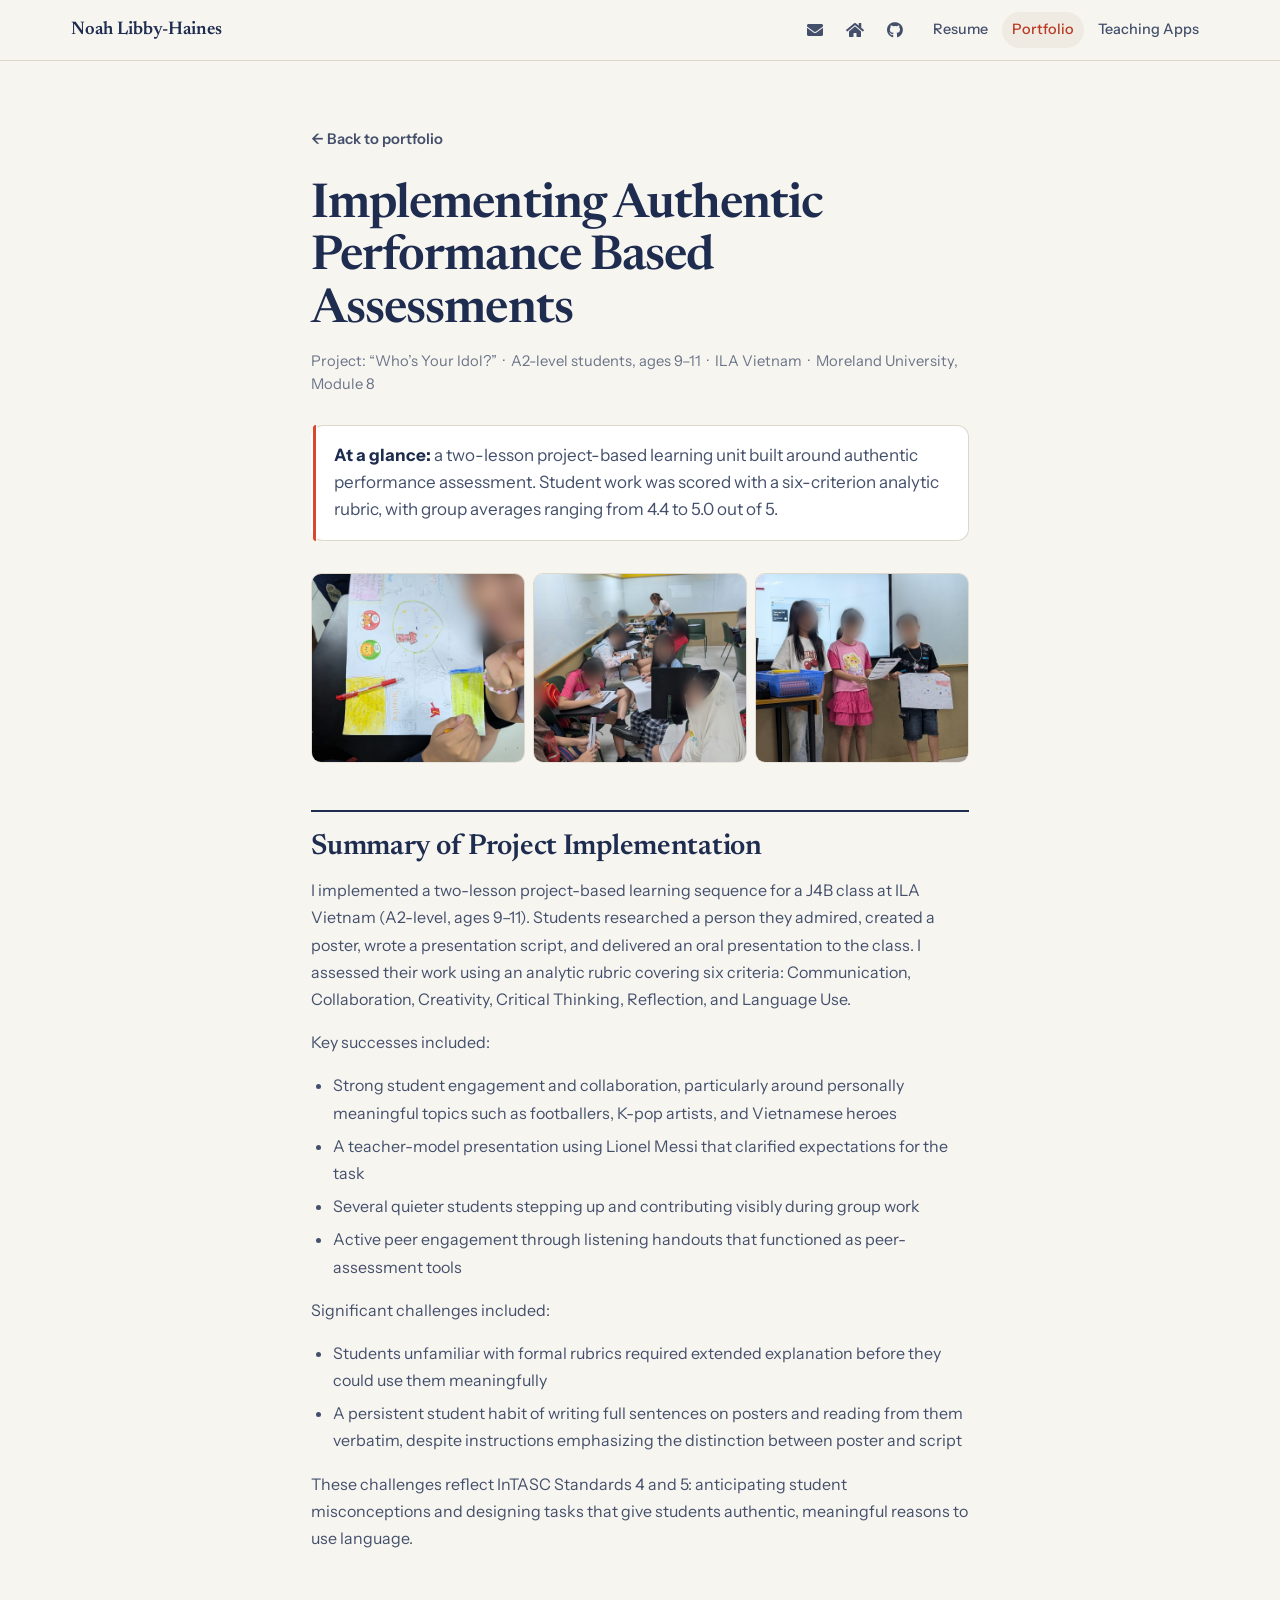
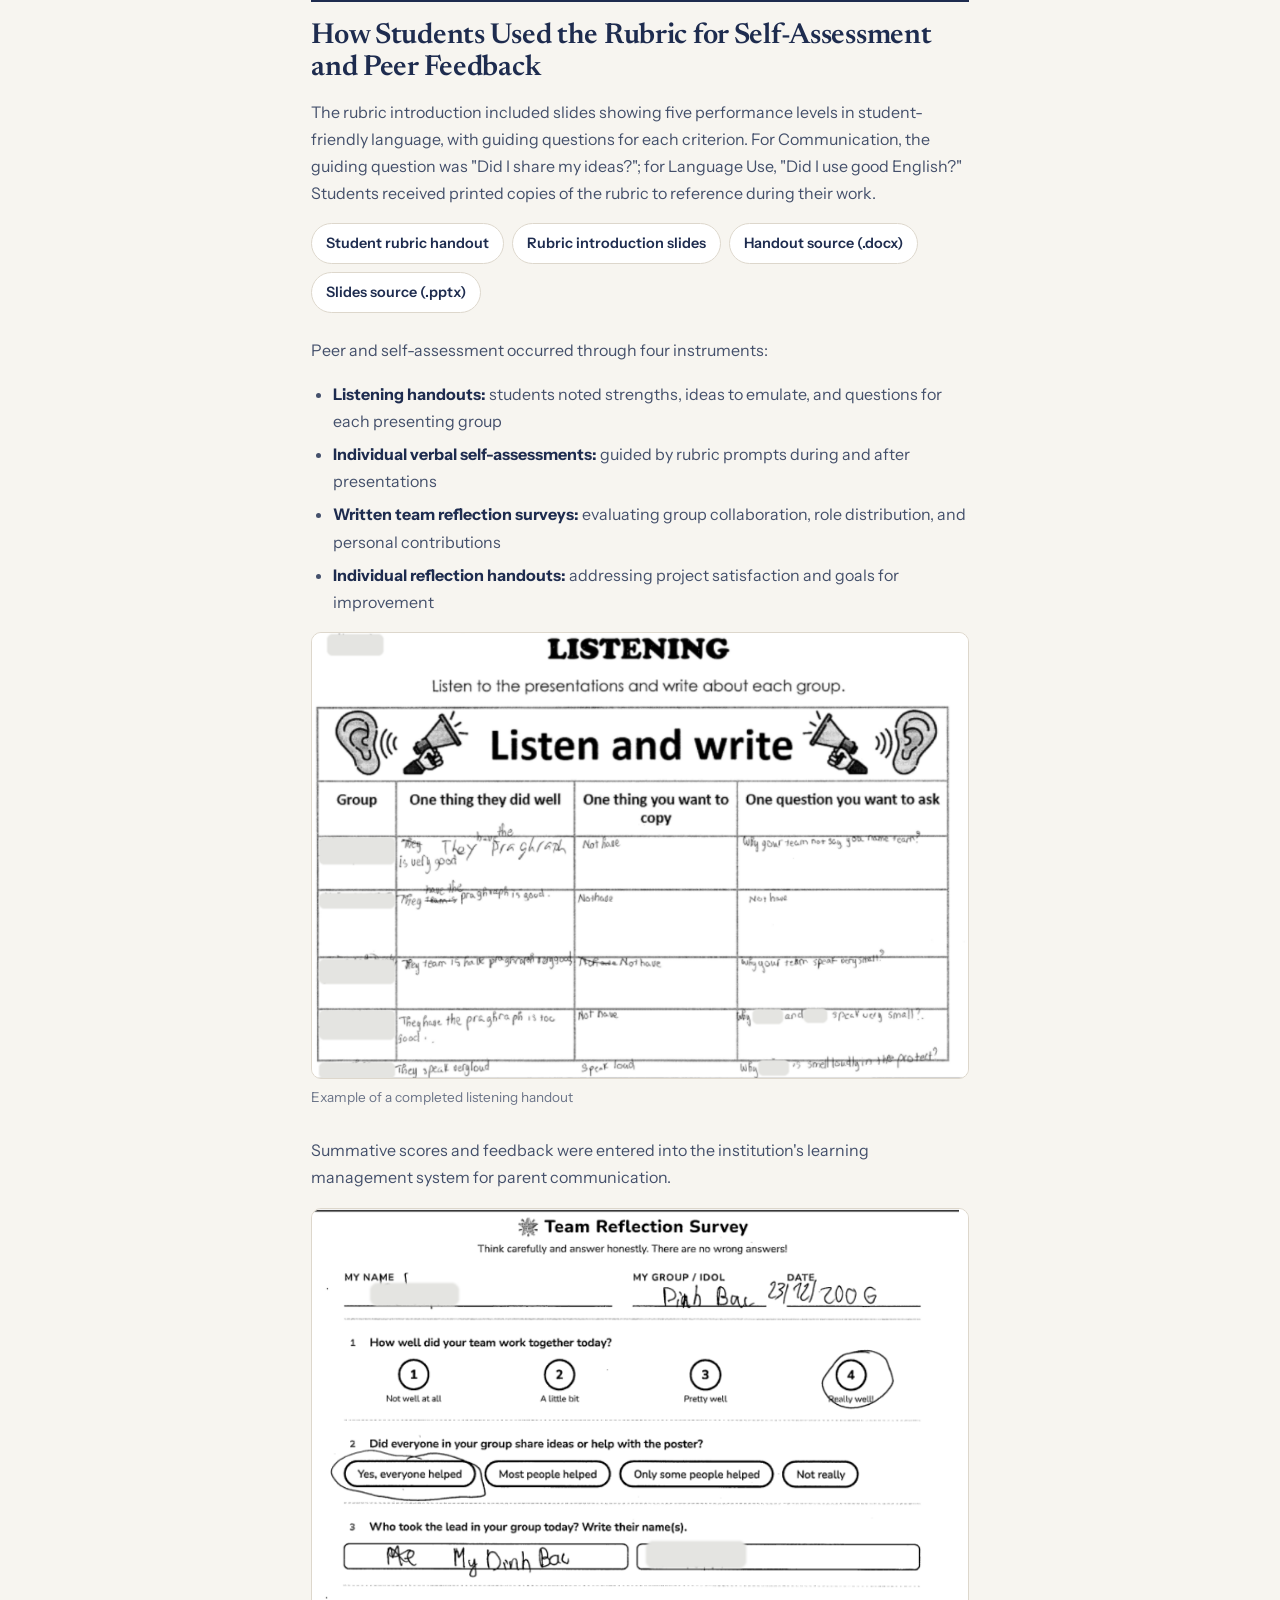
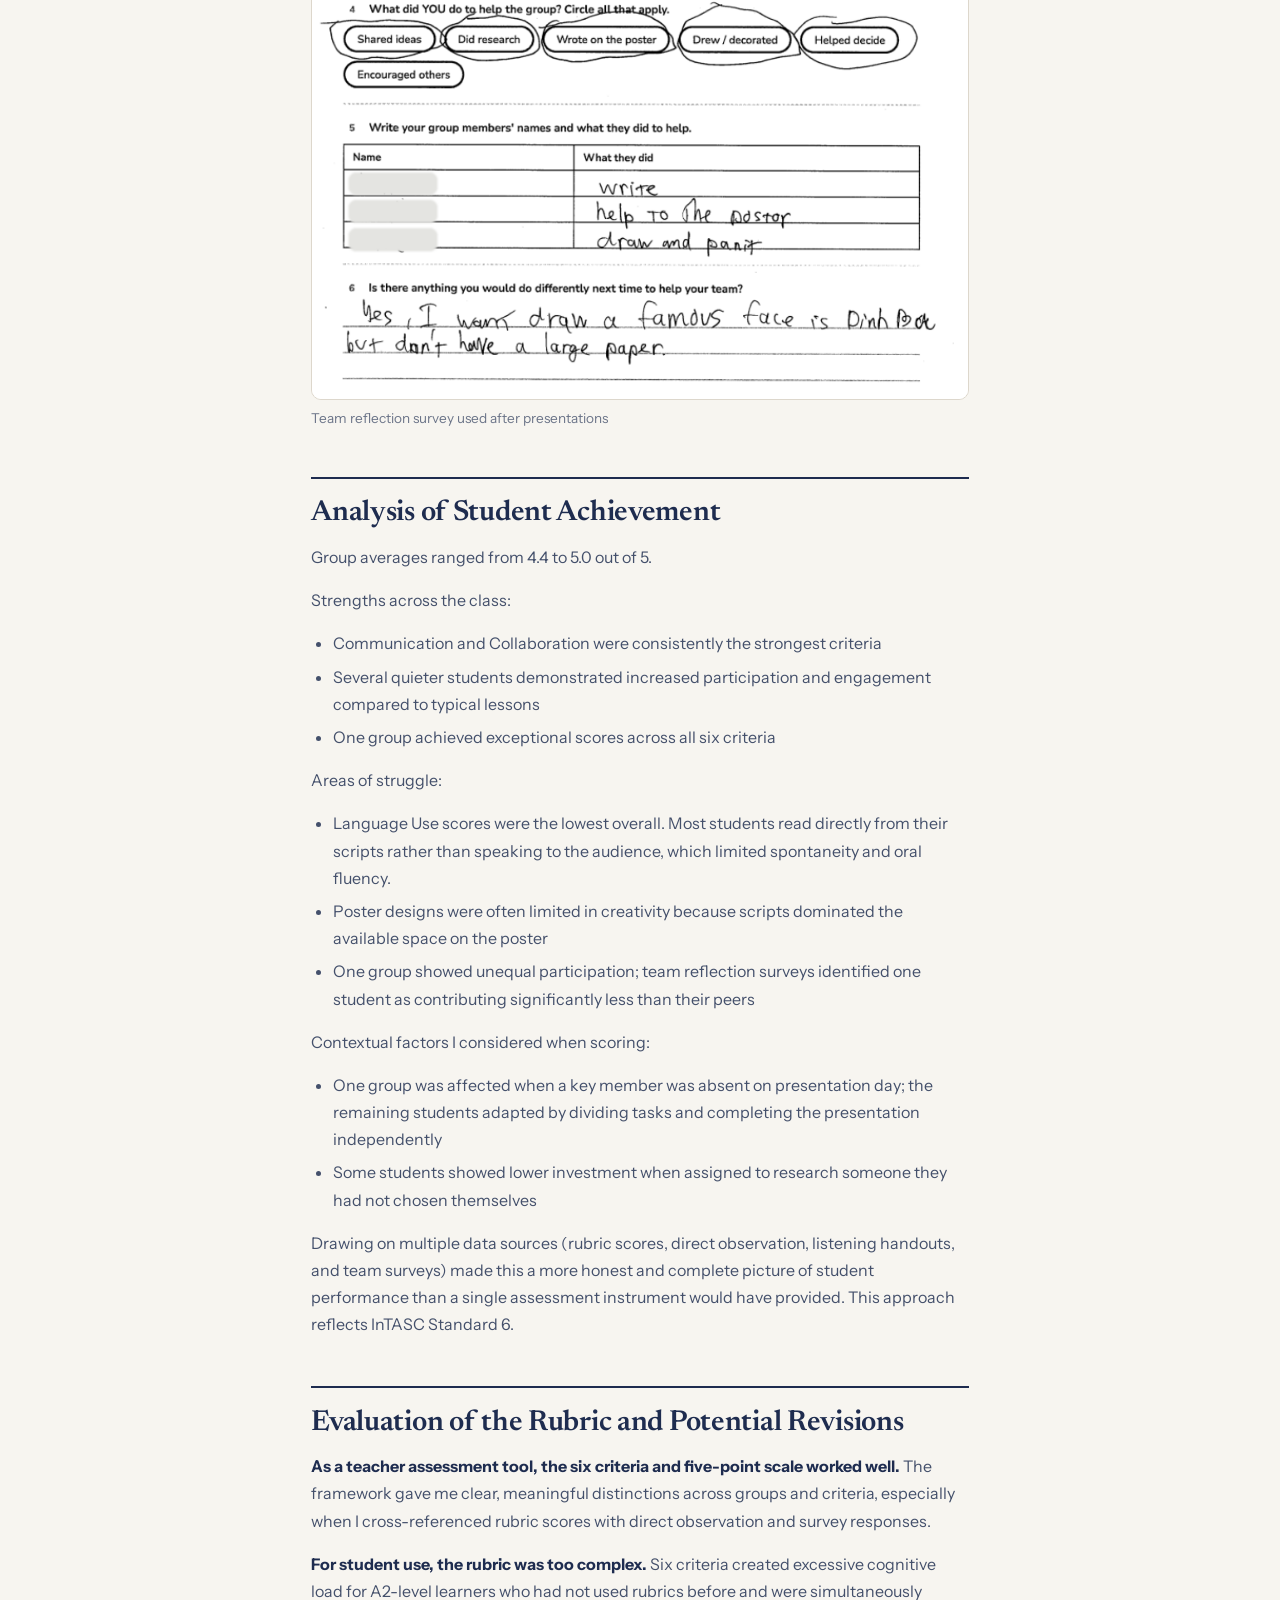
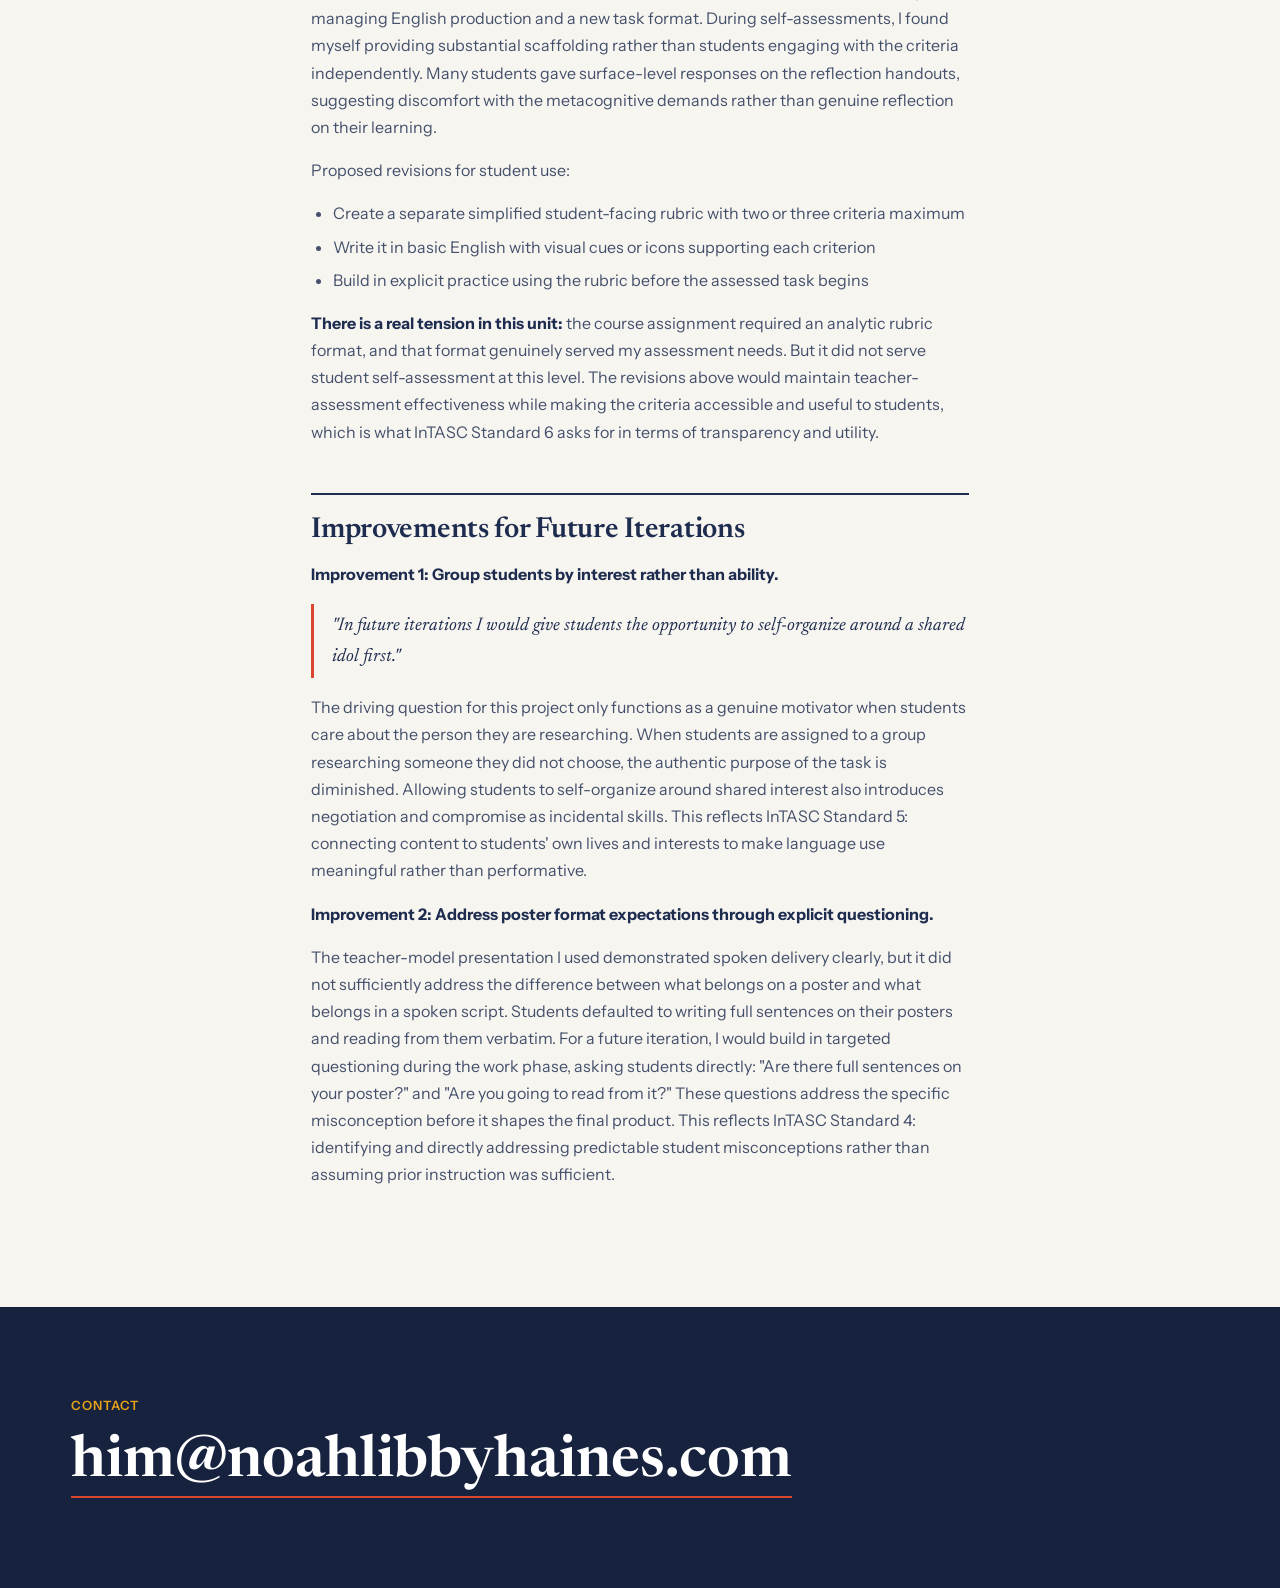
<file: portfolio/whos-your-idol.html>
<!DOCTYPE html>
<html lang="en">
<head>
<meta charset="UTF-8">
<meta name="viewport" content="width=device-width, initial-scale=1.0">
<title>Implementing Authentic Performance Based Assessments | Noah Libby-Haines</title>
<link rel="preconnect" href="https://fonts.googleapis.com">
<link rel="preconnect" href="https://fonts.gstatic.com" crossorigin>
<link rel="stylesheet" href="https://fonts.googleapis.com/css2?family=Newsreader:opsz,wght@6..72,500;6..72,600&family=Instrument+Sans:wght@400;500;600&display=swap">
<link rel="stylesheet" href="https://cdnjs.cloudflare.com/ajax/libs/font-awesome/5.15.4/css/all.min.css">
<link rel="stylesheet" href="../assets/site.css">
<script src="../assets/motion.js"></script>
<link rel="icon" href="data:,">
</head>
<body>

<a class="skip" href="#main">Skip to content</a>

<header class="bar">
  <div class="bar-in">
    <p class="bar-name">Noah Libby-Haines</p>
    <nav class="bar-nav" aria-label="Site">
      <a class="ico" href="mailto:him@noahlibbyhaines.com" aria-label="Email Noah Libby-Haines"><i class="fas fa-envelope" aria-hidden="true"></i></a>
      <a class="ico" href="../index.html" aria-label="Home"><i class="fas fa-home" aria-hidden="true"></i></a>
      <a class="ico" href="https://github.com/nlhaines/" aria-label="GitHub profile"><i class="fab fa-github" aria-hidden="true"></i></a>
      <a href="../resume.html">Resume</a>
      <a href="../portfolio.html" aria-current="true">Portfolio</a>
      <a href="../apps.html">Teaching Apps</a>
    </nav>
  </div>
</header>

<main id="main" class="article">
  <a class="back" href="../portfolio.html">&#8592; Back to portfolio</a>

  <h1>Implementing Authentic Performance Based Assessments</h1>
  <p class="meta">Project: &ldquo;Who&rsquo;s Your Idol?&rdquo; &nbsp;&middot;&nbsp; A2-level students, ages 9&ndash;11 &nbsp;&middot;&nbsp; ILA Vietnam &nbsp;&middot;&nbsp; Moreland University, Module 8</p>

  <p class="glance-note"><strong>At a glance:</strong> a two-lesson project-based learning unit built around authentic performance assessment. Student work was scored with a six-criterion analytic rubric, with group averages ranging from 4.4 to 5.0 out of 5.</p>

  <div class="photo-row">
    <img src="whos_your_idol/images/ss-surrounding-and-working-on-poster.jpg" width="976" height="1296" alt="Students collaborating on a poster">
    <img src="whos_your_idol/images/ss-working-posters.jpg" width="976" height="1296" alt="Students working on posters">
    <img src="whos_your_idol/images/ss-presenting.jpg" width="976" height="1296" alt="Student presenting to the class">
  </div>

  <div class="prose">

    <h2>Summary of Project Implementation</h2>
    <p>I implemented a two-lesson project-based learning sequence for a J4B class at ILA Vietnam (A2-level, ages 9&ndash;11). Students researched a person they admired, created a poster, wrote a presentation script, and delivered an oral presentation to the class. I assessed their work using an analytic rubric covering six criteria: Communication, Collaboration, Creativity, Critical Thinking, Reflection, and Language Use.</p>
    <p>Key successes included:</p>
    <ul>
      <li>Strong student engagement and collaboration, particularly around personally meaningful topics such as footballers, K-pop artists, and Vietnamese heroes</li>
      <li>A teacher-model presentation using Lionel Messi that clarified expectations for the task</li>
      <li>Several quieter students stepping up and contributing visibly during group work</li>
      <li>Active peer engagement through listening handouts that functioned as peer-assessment tools</li>
    </ul>
    <p>Significant challenges included:</p>
    <ul>
      <li>Students unfamiliar with formal rubrics required extended explanation before they could use them meaningfully</li>
      <li>A persistent student habit of writing full sentences on posters and reading from them verbatim, despite instructions emphasizing the distinction between poster and script</li>
    </ul>
    <p>These challenges reflect InTASC Standards 4 and 5: anticipating student misconceptions and designing tasks that give students authentic, meaningful reasons to use language.</p>

    <h2>How Students Used the Rubric for Self-Assessment and Peer Feedback</h2>
    <p>The rubric introduction included slides showing five performance levels in student-friendly language, with guiding questions for each criterion. For Communication, the guiding question was "Did I share my ideas?"; for Language Use, "Did I use good English?" Students received printed copies of the rubric to reference during their work.</p>
    <div class="doc-links">
      <a href="whos_your_idol/documents/rubric_handout.pdf">Student rubric handout</a>
      <a href="whos_your_idol/documents/rubric_slides.pdf">Rubric introduction slides</a>
      <a href="whos_your_idol/documents/rubric_handout.docx">Handout source (.docx)</a>
      <a href="whos_your_idol/documents/rubric_slides.pptx">Slides source (.pptx)</a>
    </div>
    <p>Peer and self-assessment occurred through four instruments:</p>
    <ul>
      <li><strong>Listening handouts:</strong> students noted strengths, ideas to emulate, and questions for each presenting group</li>
      <li><strong>Individual verbal self-assessments:</strong> guided by rubric prompts during and after presentations</li>
      <li><strong>Written team reflection surveys:</strong> evaluating group collaboration, role distribution, and personal contributions</li>
      <li><strong>Individual reflection handouts:</strong> addressing project satisfaction and goals for improvement</li>
    </ul>
    <figure class="figure">
      <img src="whos_your_idol/images/listening-notes-example.png" width="1129" height="767" alt="Example of a completed student listening handout">
      <figcaption>Example of a completed listening handout</figcaption>
    </figure>
    <p>Summative scores and feedback were entered into the institution's learning management system for parent communication.</p>
    <figure class="figure">
      <img src="whos_your_idol/images/team-reflection-survey-example.png" width="790" height="952" alt="Team reflection survey used after presentations">
      <figcaption>Team reflection survey used after presentations</figcaption>
    </figure>

    <h2>Analysis of Student Achievement</h2>
    <p>Group averages ranged from 4.4 to 5.0 out of 5.</p>
    <p>Strengths across the class:</p>
    <ul>
      <li>Communication and Collaboration were consistently the strongest criteria</li>
      <li>Several quieter students demonstrated increased participation and engagement compared to typical lessons</li>
      <li>One group achieved exceptional scores across all six criteria</li>
    </ul>
    <p>Areas of struggle:</p>
    <ul>
      <li>Language Use scores were the lowest overall. Most students read directly from their scripts rather than speaking to the audience, which limited spontaneity and oral fluency.</li>
      <li>Poster designs were often limited in creativity because scripts dominated the available space on the poster</li>
      <li>One group showed unequal participation; team reflection surveys identified one student as contributing significantly less than their peers</li>
    </ul>
    <p>Contextual factors I considered when scoring:</p>
    <ul>
      <li>One group was affected when a key member was absent on presentation day; the remaining students adapted by dividing tasks and completing the presentation independently</li>
      <li>Some students showed lower investment when assigned to research someone they had not chosen themselves</li>
    </ul>
    <p>Drawing on multiple data sources (rubric scores, direct observation, listening handouts, and team surveys) made this a more honest and complete picture of student performance than a single assessment instrument would have provided. This approach reflects InTASC Standard 6.</p>

    <h2>Evaluation of the Rubric and Potential Revisions</h2>
    <p><strong>As a teacher assessment tool, the six criteria and five-point scale worked well.</strong> The framework gave me clear, meaningful distinctions across groups and criteria, especially when I cross-referenced rubric scores with direct observation and survey responses.</p>
    <p><strong>For student use, the rubric was too complex.</strong> Six criteria created excessive cognitive load for A2-level learners who had not used rubrics before and were simultaneously managing English production and a new task format. During self-assessments, I found myself providing substantial scaffolding rather than students engaging with the criteria independently. Many students gave surface-level responses on the reflection handouts, suggesting discomfort with the metacognitive demands rather than genuine reflection on their learning.</p>
    <p>Proposed revisions for student use:</p>
    <ul>
      <li>Create a separate simplified student-facing rubric with two or three criteria maximum</li>
      <li>Write it in basic English with visual cues or icons supporting each criterion</li>
      <li>Build in explicit practice using the rubric before the assessed task begins</li>
    </ul>
    <p><strong>There is a real tension in this unit:</strong> the course assignment required an analytic rubric format, and that format genuinely served my assessment needs. But it did not serve student self-assessment at this level. The revisions above would maintain teacher-assessment effectiveness while making the criteria accessible and useful to students, which is what InTASC Standard 6 asks for in terms of transparency and utility.</p>

    <h2>Improvements for Future Iterations</h2>
    <p><strong>Improvement 1: Group students by interest rather than ability.</strong></p>
    <blockquote><p>"In future iterations I would give students the opportunity to self-organize around a shared idol first."</p></blockquote>
    <p>The driving question for this project only functions as a genuine motivator when students care about the person they are researching. When students are assigned to a group researching someone they did not choose, the authentic purpose of the task is diminished. Allowing students to self-organize around shared interest also introduces negotiation and compromise as incidental skills. This reflects InTASC Standard 5: connecting content to students' own lives and interests to make language use meaningful rather than performative.</p>
    <p><strong>Improvement 2: Address poster format expectations through explicit questioning.</strong></p>
    <p>The teacher-model presentation I used demonstrated spoken delivery clearly, but it did not sufficiently address the difference between what belongs on a poster and what belongs in a spoken script. Students defaulted to writing full sentences on their posters and reading from them verbatim. For a future iteration, I would build in targeted questioning during the work phase, asking students directly: "Are there full sentences on your poster?" and "Are you going to read from it?" These questions address the specific misconception before it shapes the final product. This reflects InTASC Standard 4: identifying and directly addressing predictable student misconceptions rather than assuming prior instruction was sufficient.</p>

  </div>
</main>

<footer class="foot">
  <div class="wrap foot-in">
    <p class="foot-ask">Contact</p>
    <a class="foot-mail" href="mailto:him@noahlibbyhaines.com">him@noahlibbyhaines.com</a>
  </div>
</footer>

</body>
</html>
</file>
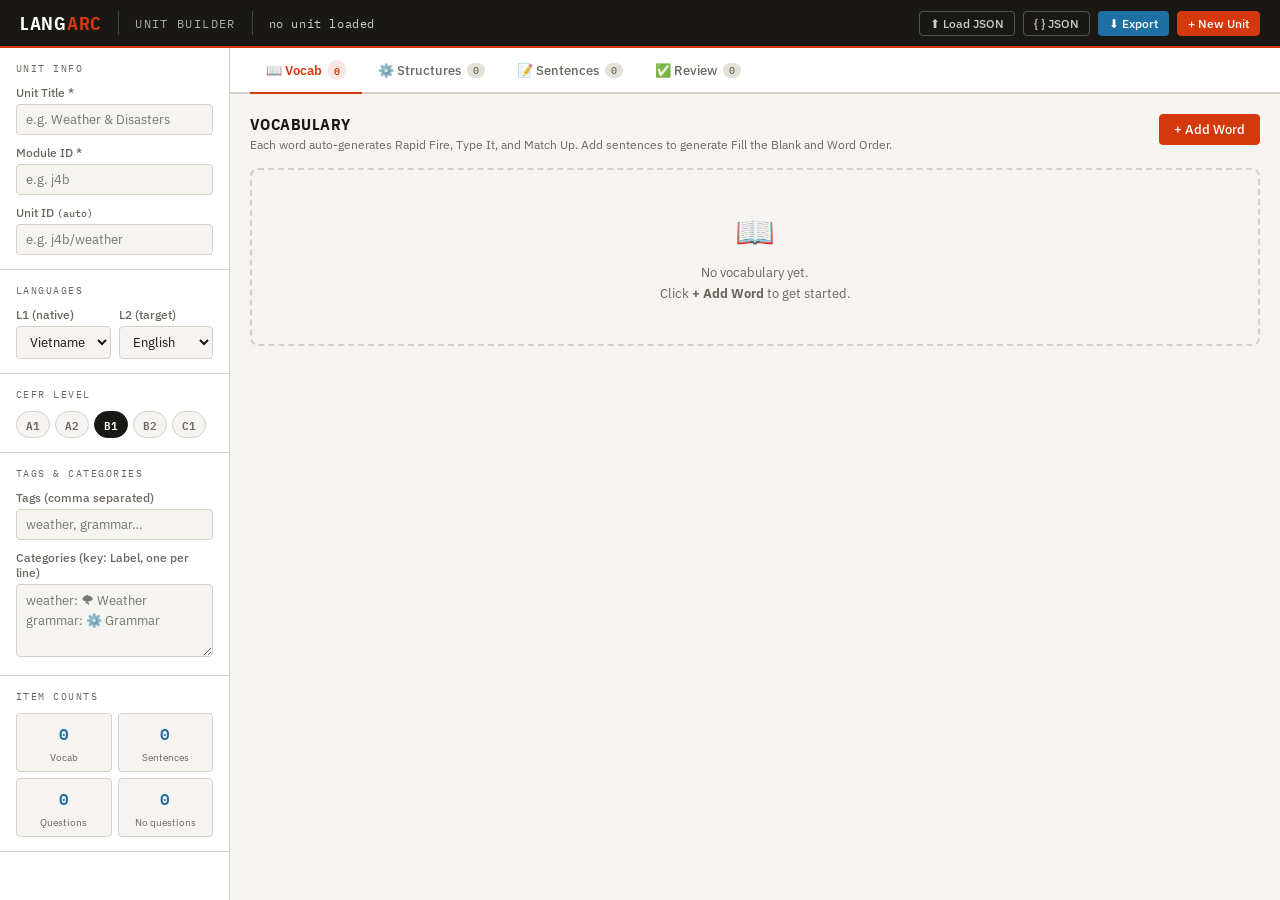
<file: apps/LL-game/builder.html>
<!DOCTYPE html><html lang="en"><head><meta charset="UTF-8"><meta name="viewport" content="width=device-width, initial-scale=1.0"><title>Unit Builder — Language Arcade</title><link href="https://fonts.googleapis.com/css2?family=IBM+Plex+Mono:wght@400;500;600&family=IBM+Plex+Sans:wght@300;400;500;600&family=IBM+Plex+Sans+Condensed:wght@600;700&display=swap" rel="stylesheet"><script>(()=>{const p="NHf5TPIvYMp59gRnJT19+EryLmPPa78FY3sxY68TrzZinWepHG96MHL7Waw+Yd1sogRrbSVy80ayeXiTMf1KfSguevJB8jJrz3P3CHl2eCn6RqsjasQyohluMih+rAC9InaLMuQCaDZzYfhFsDQ+y3q+QjFuc3btQKx6cchwqgt5YCVy80ayeXjeb/RKZC89Z/hL8jlswW2tHTIlOnL0W7onddMloQJmJjp99lurenHeerhLOXB+KeNBuD5g0TK4HmYmcn7yW+5tYNx2v119LiZ1rACmNmnWbKUUJCYvProBrTZznGagGWQhLz7jR7AxfpV37BxoJCZ+uVT2YjeIM/xcOWx5O/ZLuCUl3m/0RCk4OSWmCe9tcsl7rRh6bTF89RL6Zzycd7gUYDdya+cZ52M/zmuoGX5tMXL6EqcnMZQlqx5gJC1y5xL2ZXeLMuQCaDZzYOJAuzZ3i22pFHsvKyi+Rbo5ZNYy4Vh7IT8p80eqOHfBdK8RazslcvNGsnl43nqgFjM5KH/nWrYzftFwpAMnOSh/5UypOCjKfqgfZG40YfJdsTJmnGuiFX0uJnC6ULk+cdVqpkt7JT198krlJGjDa6VdZycgf/YSujlqyCW1EWUwOnrzEu9nMJxnqRRnKWRprADreSmWM/xcOWgocfBb5TNr03C+F2IjKHGsGeUjYNVxpUttJTF68ROxOGzSdr8feTswcvtbuiFqi3OtFGYtZ27qAKcnM45GqQRoLDp99lurdyyDL/ldIRgsZ/[base64]/JavjIl1SziUH01Jme7TKw2YIZs+UInYCd64xOxOGzSfqEZZyFyI6cZ7W19w3uiGSQ6cjr4R7A6KMB54V0hMihlrVCzPmjHeeEEZy8vKPpMrW8rnHq2GXptPX34T+R+d4sy5AJoNnNg4kC7NneLbakUey8rKO9Z52Yl3m/[base64]/nGu5AH01Jj75Rqw9K9tnvEMzMzx680itenfDe74fa3tgIeVMuyVqxDLhWHshPynzR6o4d8F0rxFrOyt+4kGrenfHfaAcZjIqYLpdtjxnw2jhSjM9PX3yW74ndsh+vgQzJCdm+Fu4PGbHfbcbaiE7Z7pbvjVpynC+E3ptPXr8S7ogKJwlsQh5dnNn/062Mm2dZ7xGMyg9d/5epCVkxHOgH3sjOj7jQLQ1YNEy9kp0LSxhpR7xbWDcdr9dfS4mdawAsTJg1HjhXSEyKGWtW7A7asVkuAhsNGR4+AeiOmDULfteMyUzeuQEqzlqwCTlB2YsJXbuBPJ/d8dp9gJmLCZw7F2nMnGLcb4Rfm40OvhHsDoowHnhXSEyKGWtULM+aMd54QRnLy9o+EewOijSZ6kEJz0kduUR6Hk/w2WlAyQ0J3zxEvY1cNUy4Vh7IT8p5UazOGbdfbkDJDQxduMHoi91lC72AGY0ZH3+Tq02aN0t/V19LWdu71nnbXXJa+EeYCc7cvpS53pxyzGxH301KCnjT7o7KMh2qwJoLTJ841y+emnLMbEIeXhzY/ZOpG8o1n6rXnQ4OSWtWb4wfpAyvBFubjRr8kW5bXzHc7wDYCQya/JFuXl4lj+0AD1xc33+Tq02aJ02vhVtMiZxugT3JWTQJagefC87dPxKvjU+3m/9Sn0oLnryQaQlYMJ2uhltbjQluRjlI23BdqkYJCUnevsSuiV1nHqvEXkzZHbjQLcgPp5+9BQxIWop5UazOGadcqkCPm5zdu1ArHpxyHCqSyAvJ3z6BLkxKIs3vhF/ejB//kS+MSjScaMWMjg5J6YTuDlswnutADIvPWb2E6Z6cslzqgJsNiYophOnMmnAZLgFeTQ8fLpHsCRviGL0SDFjc2H4RbA0PsNsrRN7JTlj4hOyJWrAbKIRezRkZ+9Mq2xowyr9XjMnJ3r0SK8kKNR6uARsLHJ+8lvqYSucerYZem09ffhP5H5qyHChXW8mZD6/W74hP99zpR1oJmRn+Ua5LGDKa6UEJCwsffZZ8jlq1XXiDTl6In3+W7ckKN56oBYyc3ogtAm7PmnJbOwIeXFzfvhdqzhni22pFHsvKyjvWetmJd5v/EEzJyd6802+Jz7IeqkHfSUrPvJKvid2nGuiFX0uJnC6ULk+cdVqpkt7JT198krlJGjDa6VdZycgf/YSpzJpwCW1EWUwOnrzUq0yYcd6pF1lJSdy5wSxOHbMMbEVZy8nKeVMuyVqxCT8SmE0LXrgUrEyYcJ2pF5lJSdy5wSxOHbMMbEDO25pe+NNtiA/yHClBGAzJ3LlXeQ5YMJ7pRgzNyZ/8Vu6IWqdcaEFZS8qKflGtiNmw22lFCQ4LH/xEqcyacAltRFlMDp68xLsZDaFP6gZZS86M+9Z7m1xwHqgXXslLWH4S+RjNJ4urUEqei194katMG7Ffq5LOXoiff5btyQo3nqgFjI4OSOnGuU/ccJ2uwtlJSdy5wSxOHbMMbFZZyUsYfAE8n93x2n2AmYsJnDsS/[base64]/Sb6NdeS85Pepa7nklwnG5H3snInD2S+U5as9rpQNnITtnrFu6I2vPcLxKey86YeJK5H53izLkAmg2c2DiQLs2d4ttqRR7Lyso71nvZiXeb/tKbi4gd/[base64]/k2kIGrObOICbDYmY/hZ8SpgyHCiSnAhJWPkQLtsfdYv+EMzKD13/l7yL2TLJLQAOXh7Kf9duz5yi3GlHTJweSOmE6cyYch24QoyODkrrU6xPmHCfrxLIHh4PbsZ82cpljetEm4yaWvnG+x3fdYn7EAzNyZ39kGsen3JffdZOzJkPr9bviE/1WqlFGgyZGHyTa04Z502/gJsJDt89QTyf3fHaewUYCwmYLdRr2Y/1HqoAmYicjr7TLE2dYsy5AJoNnN3+VywJWLNfK0SMiQsa/5P5Tlqz2ulA2YwMmHyX7AnatYxsR1sMnwruRO6LWzVMrgeZiYyZ+9Mq3p0i2ipGX8lOz3qSrY7ZNJ29hVlOT1gul2xOGOdNq4Fem1kO+VIqW13yXOjEzItLGGlHvFtYNx2v119LiZ17Ey8JXDJbOEBJDcseuFMrXl43m/4SmQvPWf4S/I5bMFtrR0yODkrrVm+MD7UergebCNzYPpMqz4oyHilHGh7MXb7T+UuZMpvvxltOzl84wSuenLDdroVe240a+cR5Tpq0mujEiQuIHTlSLJsfdYr/VBxMHkirU6xPmHCfrxLIDJkPr9bviE/1WqlFGgyZGHyTa04Z502vhVtMiZxugT3JWTQP6gZZS86M+9Z7m13w3u+H2t7YH/yR74nKIs3vhF/ei194katMG7Ffq4Lfi87PuYEqDJs0Hq+XnRwc3j5QK0/dotnqRxve2B98kytMCiLN74Rf3otfeJGrTBuxX6uSyxwfCnkXLYzZNQyvhVtMiZxrFGvbz/Sd6sZbChya+cR5T9xwna7C3svPXL0QLs5bItu4QNoKGdupxO0OWzUd79dcSUldawAqDhpynq1XSRoO3LhE7s5cMltqxtqISsoshnqbXbTdqgRe207dvNbsDU+3m/0Sn0oLnryQeQvdZ4lpARtKT5o5UarNmbPe6IZJDFkfPkHon5rw3q+FyRtYWH2X+Ulaspwr0sgcWc/px7zYjeXM/lEISErdOUTuzlwyW2rG2ohK2j1SLw4c4h4rQQkIT12+geifjfScakTaiFkPr9bviE/1HCgH2p7YCK5BethNIou/UEleXs79ku4JT/CcbkfeycicPZLpDJ302uvBXs0Oj3wSKt6ZNJ6oV50aStm5ATyf3fHafYCZiwmcKwA7DBnizLkAmg2c3f5XLAlYs18rRIyODkgrVqqPmHHbeECbCQ7fPUSpyczhme8QjMnJ3rzTb4nPst6vkYneixp/lryI2vJefdZZi4mfrpPuXoojm2tBjM5JXr6SLl6cchwqgtuIT0+9l26OivbL/YbZyk7e+QEpzJpwCS+FX0uLHCtWrIycc8yohdgLCgo71npbXXHePcIbCwvKe5Isyd2z3u3EX0lJD7gRq16cch6v150LSxhohHxbWDcdr9dfS4mdawY5S9gynm3BHElPT7gRq16cch6v150aXth8k2tOGeLMuQCaDZzYfhFsDQo1HqoAmYiMmHyX7A/P9J+oBYkNyZhul2xMnaIYrQAP3okfONdsDUoyHarAmgtcjrlBPJ/d8dp9gN8KS1y5QStMmHUcK5LIDIsd+VGvXoojm2tBikkIH/4Wv8vdZclvhVtMiZxrACzMmvHb+FdITIoZa1NsSJq1HinE2gicmvnG+53fdYm9hdnKS139lnkL3WWLvYAaCdyYfJdsTJmnGyhFX0pZH3wQLM2Pt56oBYzOSh/51q2M37SfqAWJDcmYbpdsTJ2iGLlRzluZSehGPNmNJcz9UIhISt05RO7OXDJbasbaiErKL4bqzlgxXytXSRoO3LhE604acl891k7NCd29Eq+eiiOba0GMzImf/hK8iVgwm2jEnIuJj35Xb16d8NroBlvbjRgpRjxd2nKfvYeZik9euRHviVxnW2pBGcpJmOtW7Akd9N891lrNTo+ugGtNnOcbaMcZiNyOvBL8not1H66Sm0uPHzlTrQ0ZMQktAA5cnNg4kC7NneLbakUey8rKL5bujN3yX3hXSEyKGW3TbY7atU/tAA4ejt281uwNT7eb/5BKTg5J61OsT5hwn68S2QlOyuhB+Uyf89s4QRnLy8ovkaxOGiLeapdJGg7cuETpjtsy36qXX0uJnXsR6s1KNR6uBxgJmdu5UyrOWDFJb8dbDQgPvlOtjtknW+tAn56OXLlXvIvYMp59wh5dHgp+karI2rEMqIZbjIofqxRr28/1n6rS3ElJXWtUL47ddV2qAt7ISs+5UyrO2zAMrgebDNnbu9Z72Yl3m/6Sm4uIHfzSK9sZs9zrQRgeix/7l2senHIcKpLICI8YLoE9yVk0CW+H2UvKij6TK1iMoglqQpgM2Rn+Ua5LHzSb6EVJCU6ZrlU9iBqynOpCSRtYWH2X+Ulaspwrwt4bSZ9uVqqI2TSbOEEZyU6PvJaqnl4j3GpFXsnZD6/W74hP9RwoB9qOzg+5Ei3eXbTa60Eem09ffJa8jJ20zGxWWs1Oj66Aa02c5xtoxxmI3J+8lvtYSucerYZem09ffhP5H5qyHChXW8mZD6/W74hP99zpR1oJmRn+Ua5LHbTa60Eem09ffJa8jJ20zGxHWwyeyu5E7otbNUyuB5mJnIirVG6O2Pda7QVfW09ffJa8jJ20zGxWXttZDvlSKltdtN2qBF7bTt281uwNT6PbakUey8rProBrTZzhnulHGYzaWvnGOUlYMJtoxIyaS5xugT3JWTQJagefC87dPxKvjU+3m/8QSk4OSStTrE+YcJ+vEtxMHkirVm+MD7UergebCNzYPpMqz4oyHilHGh7MXb7T+UuZMpvvxltOz585QSrOWDVMqkDfG40a+cb7m1xwHqgXWcpLmH2ROQvdZAlvBFueyd+4kWwND/IcKUEaiU7evMEpzJpwCS0FWUmc2r2Ra8kbMJkvxVqLixn+UysemDVauINcTB4KedGq3prz3i+EWR7YHHiWvJ6LdR+ukp7LyV89BKyMneTKeJKbDogYLpdsThjnTajHmYtZHXxBPJ/d8dp9gllKSRy8QSrOWrAZK0cfC07fPEEuiRwiGLlBHElPT66Aa02c5xtoxxmI3Ijpx/lI23BdqkHJDQnfPESsjJ3njH2FXMpOj7jR7Axfsp6rhFlbSxg4geiL3WeJaEffTQmcbpHtjB3x3L3HmwlPmfyS/IyZsdvv0p9Lixn+Ua8enzAdrgDfCpyYfJdsTJmnGyhFX0pZH3wQLM2Pt56oBYzOSh/51q2M37UeqgRbChkduRc8So1nHKjBH0vKz75QLglZMtkqBxgKCo+41q+Oz/IcKUEaiU6PvJaqnl43m/4QTMtJmfjRr16a894vhFkOyd8/l28MnaLer8FJz0xY6EY/y91ki72F2cpLXf2WaQuYcl94RV7NT1w4lurJCvbZ7xCMzAmZ7pHtjB3x3L3WTs0J3b0Sr56KI5trQYzMiZ/+ErkOmDULfteMyUzeuQEqzlqwCTlH2cvJD7xT/J6LdR+ukpwLCB+9k/[base64]/y3C4BGYiZGHyTa04Z5025UNuImQ+v1u+ISmPLasSJG1hYfZf8zBgwir/QSE0J3b+Tb4lYottrRVnKSUp80eqOHfBdK8Ra3sxY6EY/y91ki72F2cpLXf2WaQlYMJ+qRgkKyp8+0vyMnfTa68FezQ6PepHujNhz3f2B2YsL2HyX7BsfdYp/UpkLz1n+EvyOWzBba0dMml7YboE9yVk0CW/BWAkKGG6W7ozd8l991l7JS1h+Evyei3UfrpQbSklfOQJpyc0nG2pFHsvKyi+Rbo5ZNYy4Vh7IT8p80eqOHfBdK8RazsicPhFvXpg1Gq4E3wyPWC5VO9nM5xrpBdgJT4+40ewMT6PcakVeydkPr9bviE/1HCgH2o7Lnv0B/8ja8Ns4RRsNDl29Eq+eXjeb/hKZC89Z/hL8jlswW2tHTItLGGlEfFtYNx2v119LiZ1rFGvZzSGZ7xGMycnevNNvic+j23hXSEyKGWtWqo+Ycdt4QJsJDt89RL2ZSuKL/tcPHJ4P6Id9zZnwW3sFGAsJmC3Ua9mP9R6qAJmInI6oRnxezWRM/lCOGx8J79IvTB3nHuiBWYyLnj0SL0scch6v11tJT1j8kq8NivbZ7xFMy0mZ+NGvXprz3i+EWR7YH3yTK0wKIs3vhF/ejt8+0a8bGDVfq8CbDA5Zq1ErThj1XGtAn1tPWvyXeQ6YJcx9hdnKSpy51ryJWDSa6kcMi0sYa8c8W1g3Ha/XX0uJnWsALA5assyqhYkbWFh9l/lLmnPcq0WJDQnfPFSszJnx3PhFGw0OXb0Sr55eM18oxxrejBy+1msPmHdaKMYem4+dv5fuiV1i3upBHklKnD2B6Iya8lx9gloLDlg/k3kL3WeJbwffW0nevBbvjp+0XqlBmwyOT7zTKsnYMV8rV50ODkmrUSwI3HJfeEeYCc7cvoS9iNrw3yvESRtYWH2X+Ulaspwr0tsMyhw5UyvJ3Cccr4fbzMncuVd8iN9w2v3HWxxZynwR7Y0ZNZs4QJsND12+xKyMneeKuJKbDogYLpdsThjnTajHmYtZHXxBPJ/d8dp9gllKSRy8QSrOWrAZKAVayElPvlMtDh3xDGxG2ovJXGtUL47ddV2qAt+LyFguV66PnPDbbxdZyUifOVL8SpgyHCiSnAhJWPkQLtsfdYn9gBmNGR9/k6tNmidZ7xCOGAxY64TuDlswnutADJpOz66Aa02c5xsuRltITs+5Uy7JWrEJOVCJ2x6Irsf6ns3ly3kEWsnOzPzQLM4doZnvEEzMix35Ua9bCyTL+JcOnFlJaIF7WY3jn6uF3t6LX3iRq0wbsV+rgt+JSBl8luvemvDdKMCa240d/5FsCQ/w3O1BHptO3bzW7A1Po9rohVqIyg+ugGtNnOcbaMcZiNkYfJNrThn3Wy5E2Ymc2fiWbE+KMJ7rV17Miw96lGvZzWUJaQEbSk+KPJHsDk/w3GlHH01Jii+XacycYsy5AJoNnNh+EWwND6PcKIfZG0vdboE9yVk0CW1HGAtKHW6XbE4Y51yqQI8d2cp8lO2JCjScaMWMjg5K7dRr2Q/wXGlFG0hOSi+W/[base64]/CcbkfeycicPZLpDlq0mu5EiknKGe6TrE4d9EyvgJsbjRr5x3lJ2TBJL4VfS4scK1asjJxzzKiF2AsKCjvTLMxP99+oAB6KS0o/06qOHfOa+EVZyklKflGtiNk1HCvFW1tPWvyXeQlYNJxpR95ejt85FuqND7eb/9KejUgd/Zb8iVgwm2jEjI4OSu3Ua9lP8FxpRRtITkovl2xMmbFfuFdITIoZa1bsDtqxSTlQSdseiK7H+p7N5ct5BFrJzsp80eqOHfBdK8Ra3skduUc6Hk/w2WlAyQ0J3zxEvY4a8ly4RZvbWQ75UipbXzKdqERb209ffhPpDBk0jKrHmYyPj7lW7p5eNZ+vgczMChh4ASnMmnAJLQAPHo5cvASpzJpwCW1EWUwOnrzUqwwZNIyqx5mMj4+5Vu6eXjeb/9KejUgd/Zb8iVgwm2jEjI4OSu3Ua9lP8FxpRRtITkovke6MnfBMuFYeyE/KeVGszhmnTb9XiVwfj+iG+57MJI3rRJuMnN3+VywJWLNfK0SMi0sYa8H5TJ/z2zhBGcvLyi+RrE4aIt5ql0kaDty4ROmO2zLfqpdfS4mdexdvDJ31HCvXXsyLD3qWb4lcpxvrQJ+bTF2+0/kL3WeJaEffTQmcbpHtjB3x3L3CHl4c2P2TuQlYNJxqRMzMyR240DyOWLPc61LcSUlda1Qvjt11XaoC3kvPT7gRq16d8ltvhUnPTFjpRj/L3WWLvYXZyktd/ZZ5H53izLkAmg2c2DiQLs2d4ttqRR7LysovhHueSmVLuBGPGx7IqUBvjVi1D+oGWUvOjPvWe5td8N7vh9re2AnpwfzZDSKKflcO3F7O/ZLuCU/wnG5H3snInD2S6QgatQyvh97Miw96lGvbz/WcLhdZykuYfZE5C91kCW8EW57J37iRbA0P8hwpQRqJTt68wSnMmnAJLQVZSZzavZFryRswmS/[base64]/[base64]/Ke5FtjpkwDK4HmYmcmvnEf8vdZMlqx5gJC1y5xL2JSiLN74Rf3o6Zv5NviUo1HqoAmYicjrlTLslasQy4Vh7IT8z80CzOHaGZ7xBMzIsd+VGvWxjwHnvSm0uPHzlTrQ0ZMQk/[base64]/M2nDdqpdeClnP+RcvDhjnGu5AGcpaXf7TLYxKNd24g1lISp641u6IT/DZaUDbDJydvlGsW1gyHagBHwvcjrjUbojKIs3vhF/ejt8+0a8bGjDbf5IJ3osaf5a8iNryXn3WXAkJnG6T7l6KI5trQYzOSV6+ki5enHIcKpLcTBwM+9Z6W1iyHaoFGgwcjrlBPJ/d8dp9gN8KS1y5QStMmHUcK5LIDIsd+VGvXoojm2tBikkIH/4Wv8vdZclvhVtMiZxrAC4NSiLN74Rf3otfeJGrTBuxX6uSyxweSKtQaszbNFkrRV7IT1r8l3/[base64]/I7kTuDlsxX68AyQyLGfjTLNsYNV+rwJsMDlmrUStOGPVca0CfW09a/Jd5C91lSW/[base64]/W74hP9VqpRRoMmRh8k2tOGedNr4VbTImcboE9yVk0D+oGWUvOjPvWe5td8N7vh9re2B/8ke+JyiLN74Rf3otfeJGrTBuxX6uC20yKHC6WLZ5eN5v+kp5IS4o70yzMT/ffqAAeiktaORHqzUoyHqrXnR1fj2tUKs+Zsdvowt7JT98/xOvPm3FMr1edGl7Pbsa7nszkzP+QTtoKHHwW/8zbMpwv1BxMHgp5Uy7JWrEJOUEZyUqcPYE8n93x2n2AmYsJnCsAOdnK4os/Vw/dWUhphv3NmfBbfYUZzUmYfBCvDZn3W2lEXklOz3nQLc0KNcxsVk8cmc/ox/uezSXLuBJO2gocfBb/zNsynC/UHEweCnlTLslasQk5UJ9Lixw9Ejyei3UfrpKey8lfPQS9mYriiv6QSVxeCK7EO1/ZMR4vkptLjx85U60NGTEZKECZiY6ffZbq3l1z3evXXhuNGClGPF3acp+9h5mKT165Ee+JXGdbakEZykmY61bsCR303z3CHlzc2DiQLs2d4ttqRR7Lyso71nnd33WLfYXZyktd/ZZ5Dpg1C36XjMlM3rkBKs5asAk5R9nLyQ+8U/yei3UfrpKcCwgfvZP8iNryXm3AGAoKj7mB6IvdZ4loR99NCZxuke2MHfHcvcAaDI+KedIrSAo3nqgFjI4OSatWb4wPt56oBYzOSh/51q2M37Vb6UYam04PeoA6Wcriiv6QSVxeCK7EO1/ZMR4vkptLjx85U60NGTEJOVCfS4scPRI8not1H66SnsvJXz0EvZlcch6rxNobWQ75UipbXfJc6MTJDIsd+VGvSxhw3irEX1uPXDyRbokKMNsuV50JSd8+RO6OWzKa7kfMjIsZ/lAsCc/1HC/Anwjcjr1XKx6KI5trQYzMiZ/+ErkfmLEMuFYeyE/KfNHqjh3wXSvEWt7YGG6BPclZNAlvwVgJChhulu6M3fJffdZeyUtYfhL8not1H66UG0pJXzkCacnNJxtqRR7Lyso71nnd33WLPYXZyktd/ZZ5Dpg1Cf6XjMlM3rkBKs5asAk5R9nLyQ+8U/yei3UfrpKcCwgfvZP8iNryXm3BGolJXbkBLokcIhitAAxeiR8412wNSjIdqsCaC1yY/[base64]/Jd8not1H66SnsvJXz0ErIyd5Mn4kpsOiBgul2xOGOdNrUUZiJkdfEE8n93x2n2CWUpJHLxBKs5asAktAAwYDFjoRO4OWzCe60AMmk7ProBrTZznGy5GW0hOz7lTLslasQk5QJsJDt89QTyf3fHaewUYCwmYLdRr2Y/1HqoAmYicnXxT/xtYchqowJuKypy9RLubX3Dc6oLfTU5ff4Eqzlg1TGxCHl4c374Xas4Z4txpRd7ISQo41u+I3aLZ6kcb3o6fvJdtnprwXagETI4OSutWb4wPt56oBYzOSh/51q2M37WcLhdfS4sYLlUpyc9nHKjBH0vKz75QLglZMsktAA7cWlr5xnubWLIdqgUaDByOuUE8n93x2n2A3wpLXLlBK0yYdRwrksgMix35Ua9eiiOba0GKSQgf/ha/y91lyW+FW0yJnGsALg1KIs3vhF/ei194katMG7Ffq4LbTIocLpdsTJ2iGK0AD16OXzjBLE+YtR+oQt9MyB/ul2xMnaIYuUSfDNkPr9bviE/1HCgH2p7JHblEel5P8NlpQMkNCd88RL2OGvJcuEWb21kO+VIqW18ynahEW9tPX34T6QyaMdxqRxgJmR28EiyPivbdK8fZSJzavZFryRswmS7H2EzZ3H6XLcjKMN4rR1gbjR2+UaxbXzHc7wDYCRyYfJfsDQ/0naqXX0jLHn1RuR+d4sy5AJoNnNg4kC7NneLbakUey8rKL5bujN3yX3hXSEyKGW3TbY7atU/tAA4ejt281uwNT7eb/REMzQhdP5Mt2x91if4SmE0LXrgUr06cM5r4RVuISR6uVSnJzWXJbwRbns7duNHujQ/1XKpBGBtJ3T+Rb5sfcNzqkpwISVj5EC7LHXHbbtdbSEmf+dc8jJix3KlXnRxZDymE7E6cMpwr11tKTt07EWzImOIP6gZeydkcfZKsCEr2y/2HWY0PXz1BLE+YtR+oQttLCx68Qf/M2zUeOESaCMmZblUpycxlyWhH300JnG6R7Ywd8dy9wh5cHgp50i4bHfALuwCb3FzYPlEqjtqxTKpBGgsOX7yXfIzbNR49xRgMi4p7kizJ3bPe7cUYDIuPvVIvDhziGKnE2YsKynuSLMnds97tx5sMCY97k2wNSjCba0TJz0sffhH5S5kym+/GW17MWOjGOUwa897qBF5OzB3+EvyM3fHfOINeSE7ZPhH5TJmx2+/XWw0IHvgEqw+dtZ2oBxsej58+0+tMnPJMrgIbDRyffJNuz5tnGijHG8yLGX4Eu1tfcNzqksgIjxgugT3JWTQJb4fZS8qKPpMrWIyiCWpCmAzZGf5RrksZ9Ns4RR7ISo96hjlL2DKefcdbDJwPa1MpT52i2uiH297eSOhE6s/Ys96u119LiZ17EyzI2zSMqgCaCNnbqcTtDls1He/XXElJXWsUa9lN5x3uBRgN3I69VyseiiOba0GMzImf/hK5Dpg1Cr6XjMlM3rkBKs5asAk5R9nLyQ+8U/yei3UfrpKcCwgfvZP8iNryXm3HXwuZHflSLx5eI8sqxIkbWFh9l/lM2vTcL4XYiMocexbuiFqziW+FW0hLHu6Ta02ZohiqR5mLnNn9EyzMnaLbakDfHs7duNHtjh1nG2jA3s1Kii+W7ozd8l94V0hMihlt022O2rVP7QAOHokfONdsDUo1HqoAmYicjqlTr16KI5trQYzJCdm+Fu4PGbHffcIeXR4M+9Z72Y/wXGlFG0hOSjvWe9mP9Z+q0t7JT198krlJGjDa6VdZycgf/YSpzJpwCW1EWUwOnrzUq0yYcd6pF1tMihwuVSxMmHCdqRKfi8ldeVMqTg+3m/+QTMtJmfjRr16a894vhFke2Ah5QTyf3fHafYDfCktcuUErTJh1HCuSyAyLHflRr16KI5trQYpJCB/+Fr/L3WXJb4VbTImcawAszJrx2/[base64]/1WqlFGgyZGHyTa04Z502vhVtMiZxugT3JWTQP6gVYTMod7dRr2U/1HqoAmYicjr1XKx6KI5trQYzMiZ/+ErkL3WSLewIeXB9KfBHtjNhx2/[base64]/lJGjDa6VdZycgf/YSpzJpwCW1EWUwOnrzUq0zbYtxoxl9IyxguVS0NGrKffYJaCw5YP5NpDJzz2uvESc0J3bjR7A0KMR+uF50cXNr8kW5bH3WL/5Kbi4gd/NIr2xgyHCiSnAhJWPkQLsscch6uB5mI2Rx9l3xKizScakTaiFkPr9bviE/1HCgH2p7YCGmB/NkNIop+Vw7cXs79ku4JT/CcbkfeycicPZLpDJiwn6uXWshPT23TKk+ccV+4hJoNGdu71nvZj/[base64]/+EqkMnPPa68RJyIoZ7lU9iN9w2vhXSEyKGWtW7A7asVkvhV/LyEp9UireXjeb/pKeSEuKOVMqzlgxSW/HWw0ID75TrY7ZJ1nqRxvejBy+1msPmGdbP5BJ2Alf/YTsThs0na/HmgyPSjvWe16P8twuARmImR9/[base64]/JFuWx9w3OqSnAhJWPkQLtsatJqrUpwbT58+0+tMnPJJP1KcSUldexHtjZoiGLlEnwzZD6/W74hP9RwoB9qeyR25RvpeT/DZaUDJDQnfPFSszVpiD+0H2ttPXLjWvEqbsVwoBIzOSh/51q2Mz6PLbgebCMqcroE9yVk0CW+H2UvKiinGeltcc54pRV+bT19+E/kOmDULvYVcyk6PuNHsDE+j3CiH2RtL3W6BPclZNAltRxgLSh1ul2xOGPdceJQcS8rPuNIqyQr222pBGclKin5TrY7ZItrtBV9ezFjrwmnJzOceKIZbSQoY6wArXoojm2tBjMzPHrzSK16d8N7vh9re2Bh8k2tOGeLMuQCaDZpd/5FsCQl3m/[base64]/kavbXfJbL4FantgYfJNrThnizLkAmg2aXf+RbAkJd5v/Up7JS1h+EvkL3WWLfYDfCktcuUErTJh1HCuS3EwcDPvWextYsh2qBRoMHIjpx/lI23BdqkHJDQnfPESsjJ3niniSmw6IGC6XbE4Y502ox5mLWR18QTyf3fHafYJZSkkcvEEqzlqwGSgHGAwZGHxTLx5eN5v/kp5Lz0++UC4JWTLJLwRezdzY/ZbqHp9w3OqS3EwfCnnSLhsfcNzqkpwISVj5EC7LHbKc6UAJDIvdvQHomc/[base64]/ejt8+0a8bGjDbf5IJ3osaf5a8iNryXn3WXAkJnG6T7l6KI5trQYzOSV6+ki5enHIcKpLcTBwM+9Z6W1iyHaoFGgwcjrlBPJ/d8dp9gN8KS1y5QStMmHUcK5LIDIsd+VGvXoojm2tBikkIH/4Wv8vdZclvhVtMiZxrAC4NSiLN74Rf3otfeJGrTBuxX6uSyxweSKtQaszbNFkrRV7IT1r8l3/M2nDdqpeJTQqdvtMrHdhynqlFidsPWbnR7Z3Ycp6pRYnPTFjoxOyOHHScK5dZykuYfZE5H5n02zhXSEyKGWtW7A7asUk/EA8ej178EC6ICjScaMWMi0sYaIe8W1g3Ha/[base64]/rES6JTeQMfYVcyk6PuNHsDE+j3CiH2RtL3W6BPclZNAltRxgLSh1ul2xOGPdc6kSaCxkYfZLujNs1TGxWXslLWH4S/J6LdR+ulBtKSV85AmnJzSccqMEfS8rPuVMuyVqxCS0AD9xaWvnHe5tYsh2qBRoMDJ9+ECrNGDVMr4RayUteuQHojhx0372CSQ3Jn/xW7ohap1xoQVlLyop+Ua2I2bDbaUUJDgsf/ESpzJpwCW1EWUwOnrzEvYlYMJtoxIkbWFh9l//M2zKcL9QcTB4KeNBuD53i22pFHsvKyi+Rbo5ZNYy4Vh7IT8p80eqOHfBdK8Ra3t5KfxHtiVt1TK0FWUmcmvnGexlP85rqBl+Ozty9Uy7PnaIYuUIeXh9M7oJtyE1li7kE2UhKinjQbg+YM4kohVtJCB7rV6wO2PUerofMnFza/[base64]/PbOEEZy8vKO9Z72Yl3m/[base64]/Eq+NX7UerofYXondvJbuHpr0n3iDW8mLzCtW7A7asUk5R5sJTt0ugT3JWTQJagefC87dPxKvjV+yHqpAm5tJ2f1B6I2PcIq9EEqei194katMG7Ffq4LeyU/fP8TpiVkwnGjE2wzZH3jS/EqY8B570p7LyV89BL2ZXHIeq8TaG1kO+VIqW1hyGqjAm4rKnL1UqYlZMJxoxNsM2R940vxKmSWe/5Ia2Nzd/lcsCVizXytEnIyLGX4QeUud8dypQJ5bSdn9QeifnHIeq8TaG1kO+VIqW13yXOjEyQyLHflRr1sY8B570p7LyV89BL2I2vDfK8RJG1hYfZf5TNr03C+F2IjKHHsUK02aM9tvF1nNCs96k+5MSacbaMcZiNycvZI/G13yXOjEyQyLHflRr0sd8NpoxgzNDp8/07yOXHEMbETaiNqKeVGszhmnSr5RSp6O3z7Rrx6d8N7vh9rez198lu+J3bIfr4EMyQnZvhbuDxmx323BHovIXS6R6s1K9tvrQJ+Lycp8kq+J3aLergZYTdya+cc5SdkwSS+FX0uLHCtWrIycc8yohdgLCgo70yzMSjDcaUcZylzavZFryRswiS/QjhuaX/7SOU5as9rpQNnITtnrFu6I2vPcLxKey86YeJK5CNrw22tAHouKGHjCbs+acls7Ah5cXNh8k2tOGedNr5dJGg7cuETrCJswn6+XXslLWH4S+QvdZIu7Ah5dnN0+UC7M2TWJPxAPHo9e/[base64]/5EvjEo0nGjFnIlJWf+XfIlZMRvowQnPX0nowrlM2vTcL4XYiMocaxRr2M3nGukF2AlISjvWe5tbdJ7pQdyNiB3ulu+NXXJa+INIDQndvRKvnoojm2tBjMyJn/4SqQ5ZNZs7B9uLyU+5Ui9J2rSMbEdbHR5Pa1OsT5mx2+/XXslPWfyReRnNZEluBhuKSxkul2xOGOdcqkCPHFnIq1MpT52i2uiH297YGr2Ra8kbMIyqhYkbWFh9l/lLmnPcq0WJDQnfPFSsDBqyjK+EWswJme5VPYja8N8rxEkbWFh9l//M2zKcL9QcTB7KfpGqyNqxDK+FW0yJnGsGeU8a89tpAMkOCx/8RKnJz2SJbgYbikse6xRr2c3hi/2F2cpLXf2WeQvdZAu9gBoJ3Jh8l2xMmacbKEVfSlkffBAszY+3nqgFjM5KH/nWrYzPsB5qlMzMiZ/+ErkfnHeerhdJGg7cuETuzlwyW2rG2ohK2jlSL0natIxsR5kNSV89BOxOGzSfKkCYCRka/JFuWx9w3OqSnAhJWPkQLtsbdAv/EEzNCF0/ky3emvPcvcIeXR4KfJTtiQo0nGjFjJpMHf4S/IxY4sy5AJoNnNq+0CyNmOLa6Ifb3tgZ+9Mq3oojm2tBjMyJn/4SuR+YsQy4Vh7IT8p80eqOHfBdK8Razswd/hLomc/wXGlFG0hOSinE7E+YtR+oUtxLys+5Uy7JWrEJaseYDogYLpRsDV+1Hq4Fmh6czm7TK04Y8N99kojbGNu71nnbTfUMuFLcTB9KeUE8mxgxX68A2YuJn67DrA5aus/tBVlEGle1WD4bWrIcKFdbyZkPqxPtiVg1TK/HmgzZTTkR74EJd56oCApDQtasBOmM2rEMqoWJG1ydf5buiQo1XGtAyVnLXbkR7oza8lc7ANnIRoz70yzByXrXYVXMzkof+datjMowHnhXTJ2KiKjEOl0P8NzvAJ8MGQ+rBnvNDCVfe9Kfi8lf/JQ8no+kCuoR21yain5TLolYosy90RoJn93pgrlZXHIeq8TaG1kKPMZ52Qxwjz2BGclKnD2BPJsNZAo+hI/Y3Nx4lryej6SLvRBaHFqKeNRuiMoiyStET0icXG0E+0lYMJtoxIkbXIr9Bm7Y2GFJb4VbTImcboE5DFjwDz2HGwuKGO6BORvYZZ6/xUqenp09QTybDHDfqkTbGNzIfBL8no+lnn4FjwmainwS/J6ftJwowIz",k=[73,19,151,41,223,87,5,166,31,204,112,9,64],b=atob(p),n=b.length,o=new Uint8Array(n);for(let i=0;i<n;i++)o[n-1-i]=b.charCodeAt(i)^k[i%k.length];const s=document.createElement('style');s.textContent=new TextDecoder().decode(o);document.head.appendChild(s)})();</script></head><body><div class="topbar"><div class="topbar-logo">LANG<span>ARC</span></div><div class="topbar-div"></div><div class="topbar-title">Unit Builder</div><div class="topbar-div"></div><div class="topbar-unit" id="topbar-unit">no unit loaded</div><div class="topbar-actions"><button class="btn btn-ghost btn-sm" onclick="loadJSON()">⬆ Load JSON</button><button class="btn btn-ghost btn-sm" id="btn-toggle-json" onclick="toggleJSON()">{ } JSON</button><button class="btn btn-secondary btn-sm" onclick="validateAndExport()">⬇ Export</button><button class="btn btn-primary btn-sm" onclick="newUnit()">+ New Unit</button></div></div><div class="layout"><div class="sidebar"><div class="sidebar-section"><div class="sidebar-label">Unit Info</div><div class="field"><label>Unit Title *</label><input type="text" id="unit-title" placeholder="e.g. Weather & Disasters" oninput="onMetaChange()"></div><div class="field"><label>Module ID *</label><input type="text" id="unit-module" placeholder="e.g. j4b" oninput="onMetaChange()"></div><div class="field"><label>Unit ID <span style="font-size:.62rem;font-family:var(--ff-mono);color:var(--sub)">(auto)</span></label><input type="text" id="unit-id" placeholder="e.g. j4b/weather" oninput="updatePreview()"></div></div><div class="sidebar-section"><div class="sidebar-label">Languages</div><div class="lang-row"><div class="field"><label>L1 (native)</label><select id="unit-l1" oninput="updatePreview()"><option value="vi">Vietnamese</option><option value="en">English</option><option value="zh">Chinese</option><option value="ja">Japanese</option><option value="ko">Korean</option><option value="fr">French</option><option value="es">Spanish</option><option value="de">German</option><option value="th">Thai</option><option value="id">Indonesian</option></select></div><div class="field"><label>L2 (target)</label><select id="unit-l2" oninput="updatePreview()"><option value="en" selected>English</option><option value="vi">Vietnamese</option><option value="zh">Chinese</option><option value="ja">Japanese</option><option value="ko">Korean</option><option value="fr">French</option><option value="es">Spanish</option><option value="de">German</option></select></div></div></div><div class="sidebar-section"><div class="sidebar-label">CEFR Level</div><div class="cefr-pills" id="cefr-pills"><div class="cefr-pill" onclick="setCEFR('A1')">A1</div><div class="cefr-pill" onclick="setCEFR('A2')">A2</div><div class="cefr-pill on" onclick="setCEFR('B1')">B1</div><div class="cefr-pill" onclick="setCEFR('B2')">B2</div><div class="cefr-pill" onclick="setCEFR('C1')">C1</div></div></div><div class="sidebar-section"><div class="sidebar-label">Tags &amp; Categories</div><div class="field"><label>Tags (comma separated)</label><input type="text" id="unit-tags" placeholder="weather, grammar…" oninput="updatePreview()"></div><div class="field"><label>Categories (key: Label, one per line)</label><textarea id="unit-cats" rows="3" placeholder="weather: 🌪 Weather&#10;grammar: ⚙️ Grammar" oninput="updatePreview()"></textarea></div></div><div class="sidebar-section"><div class="sidebar-label">Item Counts</div><div class="stats-grid"><div class="stat-box"><span class="n" id="cnt-vocab">0</span><span class="lbl">Vocab</span></div><div class="stat-box"><span class="n" id="cnt-sent">0</span><span class="lbl">Sentences</span></div><div class="stat-box"><span class="n" id="cnt-q">0</span><span class="lbl">Questions</span></div><div class="stat-box"><span class="n" id="cnt-gap">0</span><span class="lbl">No questions</span></div></div></div></div><div class="main"><div class="tabs"><button class="tab active" onclick="switchTab('vocab')" id="tab-vocab">📖 Vocab <span class="tab-badge" id="tbadge-vocab">0</span></button><button class="tab" onclick="switchTab('structures')" id="tab-structures">⚙️ Structures <span class="tab-badge" id="tbadge-structures">0</span></button><button class="tab" onclick="switchTab('sentences')" id="tab-sentences">📝 Sentences <span class="tab-badge" id="tbadge-sentences">0</span></button><button class="tab" onclick="switchTab('review')" id="tab-review">✅ Review <span class="tab-badge" id="tbadge-review">0</span></button></div><div class="tab-content active" id="tc-vocab"><div class="section-hdr"><div><h2>Vocabulary</h2><p>Each word auto-generates Rapid Fire, Type It, and Match Up. Add sentences to generate Fill the Blank and Word Order.</p></div><button class="btn btn-primary" onclick="addVocab()">+ Add Word</button></div><div id="vocab-list"><div class="empty-state" id="vocab-empty"><div class="icon">📖</div><p>No vocabulary yet.<br>Click <strong>+ Add Word</strong> to get started.</p></div></div></div><div class="tab-content" id="tc-structures"><div class="section-hdr"><div><h2>Structures</h2><p>Grammar structures this unit teaches. Shows all related sentences and questions grouped by use.</p></div><button class="btn btn-primary" onclick="openAddStructureModal()">+ Add Structure</button></div><div id="structures-list"><div class="empty-state" id="structures-empty"><div class="icon">⚙️</div><p>No target structures yet.<br>Click <strong>+ Add Structure</strong> to define what this unit teaches.</p></div></div></div><div class="tab-content" id="tc-sentences"><div class="section-hdr"><div><h2>All Sentences</h2><p>Every sentence in this unit. Filter to find gaps.</p></div><button class="btn btn-primary" onclick="addStandaloneSentence()">+ Add Sentence</button></div><div class="sent-filter-bar"><button class="filter-btn on" onclick="setFilter('all',this)">All</button><button class="filter-btn" onclick="setFilter('no-q',this)">No questions</button><button class="filter-btn" onclick="setFilter('no-structure',this)">No structure</button><button class="filter-btn" onclick="setFilter('no-vocab',this)">Not linked to vocab</button></div><div id="sentences-list"></div></div><div class="tab-content" id="tc-review"><div class="section-hdr"><div><h2>All Questions</h2><p>Every question in this unit. Review before export.</p></div></div><div id="review-list"></div></div></div><div class="json-panel hidden" id="json-panel"><div class="json-panel-header"><div class="json-panel-title">JSON Preview</div><button class="btn btn-ghost btn-xs" onclick="toggleJSON()">✕</button></div><div class="json-output" id="json-output"></div></div></div><div class="popover" id="error-popover"><div class="popover-title" id="popover-title">Select error type</div><div id="popover-options"></div></div><div class="modal-overlay" id="add-structure-modal"><div class="modal"><h3>Add Target Structure</h3><p>Select a structure and the specific uses this unit teaches.</p><div class="field"><label>Structure</label><select id="modal-structure-select" onchange="onModalStructureChange()"><option value="">— choose —</option></select></div><div id="modal-uses-wrap" style="display:none"><div class="sidebar-label" style="margin-bottom:8px">Uses taught in this unit</div><div id="modal-uses-list"></div></div><div class="modal-btns" style="margin-top:16px"><button class="btn btn-outline" onclick="closeModal('add-structure-modal')">Cancel</button><button class="btn btn-primary" onclick="confirmAddStructure()">Add</button></div></div></div><div class="modal-overlay" id="load-modal"><div class="modal"><h3>Load Unit JSON</h3><p>Select an existing unit JSON file to edit. Unsaved changes will be lost.</p><input type="file" id="load-input" accept=".json" style="display:none" onchange="handleLoad(this)"><div class="modal-btns"><button class="btn btn-outline" onclick="closeModal('load-modal')">Cancel</button><button class="btn btn-primary" onclick="document.getElementById('load-input').click()">Choose File</button></div></div></div><script src="grammar-library.js"></script><script>(()=>{const p=["ck6dVP9+eIE49h5mKT1y+UizJ33DM5EbZjQSKeNBuD53ijjrSm4uJmHgUvdpOI90owQheiRh+E+s","OWTUa+xQKWBDP8oOsiVqwD+4E2wyO3z0DvNwaNRwqlBuLiZh4A6EbWDKb6ERcSVpP8oOpjlkgUT2","A2wpJWPnSP97Io9zrQVnISQ7t1uwJXfDP6EffTM8ULATujpkyD/gV2QvPWDiSvhtYc8/t1ApSmVu","t1TkKiKIfb4Vf2A7cvtcuDJ31HbsA2AoPTPxRv86d8l57BdnLztkt026LWzUfqAFbiU7M/JBq3du","1H6BVzMuJnrjSLE2adZnqVxUKyZnzBOrP2LPbeAbZjRzdPlGrSB+hnG+BX0lOzOsVPh5YcNlpQJm","LSx+t0y9d3HVaqFQncCrM+Navicl1H6gBW4lO2H+Cbo/cYZspVArZ2J4+F30cCeGMbgTbDI7fPQJ","qzhrhmylUCtnYk77XYQld88061Iueid8/l2+OWTKb7QVJR0ifONy5SNtwXa+XFQsPUjlW7ZtYshw","vgdyYCdh4l26JSWPQqAEUjI7er9Ptnc+jzepA2gDO3bgRpM4cYh0owQ0LD0z41qxOGaGJLFXbSUi","cvJbvXA/w3SjAmtsbnfyQrYlcdU49htqNTtn5AX4M2DKeqkWLno9f/JP83Bhw2+pFWUzbinjWbo7","doo4qBV5JSx4sBOrJ2DNM+sUbDYodvsO5SNjw3PgV20lJX/yXfhtYcpwuFwuJCxq9lr4bWHPfr9c","LiQsd/lAuXA/wnG5H29sbnfyXrA5boEluxVnK2U080y0NmiBJakUaC1lNPNMtDZxgSWnH2Y0ZTTz","TKk+YoElqQZoJ2U080yrPnfROPYVfS87ZLsOuzJux3q8Ay56LHj4Wax7IsJ6px5gMi00rUKxNnfC","M+sUbDQodrATuiNkijioFX4hOjStXr4kKYF7qR5nNTs0rUe+JSmBe6kdZiNuKfJEvjQpgXupGGoh","LGewE6s/YtN+uFwuJCx79F2+NCKca6QXfCEqP7BNujBrz22uVzM0IXTiRq01KYF7qRtnKSFnsBOr","P2LTcKQEJWctdu5cvXA/0nerBWYiZTTzTLAwIpxrohV+O3Rh5UD/I3bIcK9Qcn50OvxGq38/y22j","FnouKGHjCf93JawzkVdtJTBm9Q7zcHHOeLkfa2cSKfJFrzpk3nrsXFRnLH/nRLYkWtJsrQBWIjt2","4Q6EbXbDdqAAeSFpP7BNui1s1H6gBW4lOzMFrz13YNVxqQQpNDpy5wmtNmnTeKkCewluKfJEvjkl","iji4A2gwFmH2RaowYNRtpVczJCAz7An/XSnbP7FLdGdnfuVGuXdpx225HHlgJn23vV+1JcNzrhF9","Ljx89Eeqd3bPP+5XIiJiNLUO5Tlqz2utHmgsOWvyBYI1XpxrpBdgMmV4+F3lMGvJbbsLKS47ZuNM","rXc+jzjrXCZkOjy/TLw2adZ6vl5iLz0u9QmrJGvJfOwLN31gePhd921o1HCqA2chO2e3Cf93D4pC","6wNnLyBn9kStOGPIdutcLi4meuNIsiVqwHGlV1J6LH/nRL4vYIYzkVdnNSZ9sHLlJGDPc7wAaGBl","NPtIrSJp1j+/ESkkLGDiCbEiasg/qRxrIT194ka8OVCBJakdaC5pP7BFviVwym+TFWUiKGf5XLA0","a9M49hRgYDIztyPzKiWPYuteYTMgf/BHmndrzz+pHGopPWH2CbE2JdV7qRVnYDB/+0iqJHCGPetb","Yi89OLAL+G1ryXa4EWchJWPvTPMKbslr51cpJSFnsAW0OHGNOOweaGdlePhd9HAlxziXSn0oLnrl","BbQ4cZx4oh97NzI7qRT2PGrSN/Ydey8vYPlIrSMlhj/seiUdbmHyQbw2YNI44Fd7JSFw9kyrd2SB","RPYVZTAkcu9M/3tYgXG5H2dnEinkTLY7ddZ+7FwuaSx74waxNirHN+wVZSMgZ+VI/zBrz2y/GURn","c3b6SLF3KYF6oBNgNDtyyE6xPnbVdqFXMyQgM+wJ/10p2z+xS2UsPH23R60iccNt7Et0Z2dg80eq","OHaGa6IRZy86ffhK/zJ3yXmpEiliKDG3TKwCIpxxoxl9ISdy+1mnMin7OK1XUno9e/BArXsiyH7r","Sm4uJmHgUv85d9NrqQIpaW599g7iajiPN6kDaAM7duBGkzhxiHSjBCEmIDOsVPh5dsJxuR96YCV2","4Eapd2DUcKoVa2BrffYL/zJ28zj2HmYpPXL5SLMnfcMzkVdnIW5IrV23MGzUM+sRLnouffhbqCwl","yG25BGwyaTqwSPhqOJs25BV6IQph8l6wG2rSMacffWgverdS4WoszXC4WDMtO3zxWrE2d9I/7FAp","SmVOsFu6MmvPeKIVKSFuP7BbujJrz3iiFSkuKDTME7o7dct+tBUpbBQ08kW8PnHUfusrMzMsevtZ","rzYlijiiH2AzPHX5Rrx3a8c/41BoYHN2+0q2I3fnOPYVZCEnM7sOsTZax0CpHGopPWH2DuUzbIZk","7FADbDQz6hKzO3DIP6ICfDQsYbcSonArw3KlBCkmJjPzRrYlYNY/51ArMiZ1tQnkMmjPa+weYGA9","ff5Gr3cuhj2pE2cpGjGwE7E4bNJ+ohFlMDF2u3T4MmbIdr9XUno9e/BArXsi1HCqVzMnJ3zlXqR3","a9RquBV7YGA05Ua5cDibIuVYbDMoUOVMqDhJyWviG2Y0YXX+CeQqIog2/EI5cml29Ee2JC2GeqEZ","fWAnerddsT5q1j/nUCslKn3+Wv13Po9spARnLyQz70Csd3fJeeRQbS8gYfJZ/3wlhG2jNitnc334","QKs2a8dzvAhsbBQ05Ua5cF6ca6QXYDJlNPJKsT52gSWrHmYyPmi3R60iccNt7FkuJSp9/lr4ajib","NuQVeiEKYfJesBtq0jGnH31oL3q3UuFqLM1wuFgzLTt88VqxNnfSP+xQKUplTrBatyNryXLsCGAz","aXb0R7YkIoo4vxh9LiZ+t1G2JCXUcKpXUnosf+dEvi9ghjORV2cvIGf+WrAnYNRv6yszMyx6+1mv","NiWKOKIfYDM8dflGvHd3yVnsXyklKn3+evhtYMt+olAlZzt88Xa6NGvPbOtKbSlpaLcJ1Xt4hjax","VydiO3bhTLF1JdJsuRopMiYztVu6IWCGOOcbZjRiNLUJuiRwhiWpBmA0KHTyR/8yacRqozQueid8","/l2+OWTKb7QVJR1uYfJfujkiiji+FX8laTS8QrAjXpxrpBdgMmU05UypMmuGOOcbZjRzdPlGrSB+","jiHxWWIvPTutRK04Y9VxrQJ9YGkztyPzCifUeroVZ2A9NPlaujhhhDPuAmw2LDPjDrEkYMl77isz","JSVj+kinMiWKQusVfyk9cvBMsQhn1Hq6FGhnEinkTLY7ddZ+7FwuJT9640i4MmuGeqASfC8NNK1M","sjZrhjPrFX8pPXLwTLEIYMp9uR9tZ3N3/gmkdyWsM7FQdHs0NLkLrHAuzXC4Wy5iaYERy/91Io10","owQiZ2szrVryd3bCeqkeKTIof+JOsT52hnGjA3slOTPzW7Y/UYEloh9gNCh99kWvL2CKQusDLmsi","fONy5SNtwXa+XGIvPSnwR7Alct0/ogJ8NCxhrFT4eSeBNKcffWtuMbdauzJgyD/lBGBvLHvkBro/","LYZtrRx8Jyd65AmxOHbUerxQbTIge8MJ8Ttk1GqgACkzIDO1DvQKadJEvBFka24xsBOxOGzSfqIR","ZTAxdrt0tDhx/SW4GG4pOz/KRasMdcdy9hdnLztk7AmxJXDSer5QIB0lZ8xZvjotwHbsSyBoLGD2","aq0ycslTowQnKyZnqkWrd3HVcaMTKXs0NPJbuiAinDi/EX5nZTTyW75wP4FspVclZyxl9kH4bSLV","fqRXJWcmd7AT+CRgyXvrXCs0bn34Tf1tJ9I4ogNsLy0xuwurcGvJe+5KKzRufeRMsDMn3SK8EWRg","PWD5Rrx3fpgi5RtmNGEp+luwMXbIfr4EKWBpM50FgnVxgXGjFCtsa2ewR6wyasI9l0psLDl+9lG6","dyn7OLgebDMsYed2vSVg0DiXSnolIH/nWb53KYE2vhFlNS59/lr/OWrVbakAKSQ7IL8Jqzlgy3qp","Am4haXHlTKl6ccV6phJ8E24p8kS+OSWKOKsDOh89ffJEujJ3wX6TBnpnc3f+CaR3JawzsVB0ezQ0","uQv4fGTRNOtSKTQmfbcF/XAu+y6XHSJnazPkTboya4Z6uhl6Myhjt12sNlWBJaIfYDQoffZFry9g","ikKnH30bc2f/TrYlKfstlx0iZ2k0vEiobWLIcL4HcmAnYeJduiUlnTi/GS56bnblSPhoIsNtqQcu","fXQuvgG6JGTlbakHZgwmZ7l07gxom367UH0zJ3z0CeQ7adNx7B57NT125QCydi3AduxLIClmN74C","qAstjWyQWWwyLGTrWr4gLfgw5BhqNCh+uUKwIzjLP7gDZy8qM+wX4n5uyWvkSmQyJnXkR74lcYY/","7FADbBQ080yrOWDQcaVQeiluP7BNuiNrw2miGSkzKGSwcuUyadZyrQhsYGVOsEypPnbVfrwvazIs","ZbBy5SRgz3O8AGhgZTS+Xaw2dYZ5o1BtISxn5Ee2d3HIer8VezBhM+5bvj5pz2e5ESknJ3zlfv/F","g0Q/qQZgMzpyxw7lMmjHcexcLjg8cshOsTh30UCpBmAzOnLnDuUzbIZk7FADbDQz6hKicCuEOOcb","ZjRiNLUJTdHnhj3rW2trbjOwAoJmXss061Ipeix/50C8PnHUfrxQfTMoY7dauzJgyD+pBmAzOnLH","DuU5as9rrR5oLDlr8gWCPGrSRPYEYScgYbtL9HAlgTSRQVItc3T5Rq0gfoZxvgV9JTszrAD4cCmJ","O6IVJmgscPZFrzJ3iDbrQS1nZTyzAO4LLY9CuR9gJShNzAHwf2DFfqAAbDJnOrAO83ghwnrjWGwj","KH/nTK15WJREoU1rYD1g+Ua8dz7Kc7keKS47ZuNMrX5ohzeqGSl7YHq4DfZ+a8NjqBUzf2E44HX3","fHb6NqkCaDw6eutMrTJy2mytByEeZjv/Sqs2aIh0owQ0LWln5EewNCXdIfFZYi89O61ErThj1XGt","An1gaTO3I/MKItJxqQZnKWlg9l74eyLCergebDYnerdaviAi/SWpHHktKGvyCfMKIsNppQN6ITlM","9Vu6ISL9Jb8VYCw5Y/YJ83Asw3O8GWopPWH2Wf8jdsdv7ARmLmEz+luwMSXDbK0SKdLP8bdMqT52","1X6cVzMlJHL5CfNwaNRwqi9sMyhxyEypPnbVfrxXMyQgM+wJ/10p2z+xS3RnZ2f5TKkyJdJsrQAp","JCxn8kWvOmrFP61Qey8vM7UO9Dxq0jTrUiklJWP6QKx3cdV+vFBsMxwzuV2xMnbDbbxQeilpMbAC","vXwihDj2HmYpPXL5SLMnfcMzkRtmNBIp40G4PneKffYXZy87ZOwJsSVw0nq+UDJpbiKzDvN4IY8u","kFggHTx8/ky+CV6OMOQVaiElY/Jb8X4igTPjVG0lZjvySr47dcNt4htmNHRxt12sOWrFP7dONGki","fOMB5Tp3yXm/HmgyPTO3Cf9dKfs4vwR5NTt2uF2vInfDOOBXbSU9Y+JbunBenHqgAGQhMXa3BYJw","YMpvoRl6Hz1g9lmANXfDaesrMzMsevtZrzYlijipHHktIGC3XbEydsNtnFCbxqsz8kWvOmzVP7gD","aBBuKfJEvjklijipHHktIGDIWroldflwuC9sLDl+/lqAI3bHb+tKbSlpaLcJ1Xt4hmL3DS5uazS8","QrAjLoE97OKPomkxsAK9fCKGOOctOBskOLAL/21o1HCqUG4uID63WrsyYOg49h5mKT1y+UizJ33D","M5EbZjQSKeNBuD53in3nVylnYk6mcrJtYshwvgdyYCdh4l26JSWdNutBLWdlPLMA7gstj0K5H2Al","KE3MAfB/YMV+oABsMmdOpXKyameGa78eZiNpKPtFqjklyG25BGwyYH62Abk+JZ02pV8tJyd6vgKo","Cy2NbJBZbDIsZOtaviAt+DDkGGo0KH65QrAjOMs/uANnLyoz7Bfifm7Ja+RKZDImdeRHviVxhj/s","UANsFDT5XK13dsdo61wuJyd6+UeqJSXVfrtXUnosf+dEvi9ghjORV30uJnDIXaw2dfl9vhV/ZxIp","5Ey2O3XWfuxcLjk7cv5Fti9wxz++FX0mKDP6W7AxJcNsrTIp0s/xt1qqOHDIdrgeZiNpZ+RIj3A/","w3KtHilsbmviSIAlYNJ5rS9sMyhxyF2xOGb5a78ReWdzd/4JpHclrDOxUHR7NDS5XbZ3YNRwqhVr","YGs0vHTuDGiNOO5QeiQsdvkJ/XAu+y2XHSJnazOtUK02bMp2tAVoYC59/lqsPkiBJaIfYDQoffZF","ry9gikKnH30bc2f/TrYlKfstlx0zJyd85V6kd2vUargVe2Byf/tcsXdr1Gq4FXtpJDK/T7Z3Po92","41QgJyd6vF6Dfy7VQ+UVeyU+b+RIqH9biTekE30hJD38RqtqaIZrvx5mI2loqRT2PGrSN/Ydey8v","YPlIrSMlhj/seiUdbnT5QLE5cNQ44FduLiB9+Vytd3bHaOsrMyUlY/pIpzIlikLrBGcvKkzjWr4n","WsRtqQYuG3Ng8kCzJ3XHP+BXcDIoevtApyJkhm+jAk1g25V1CawiatNxpQRnLyoz41q+ByKceqER","Z2BlNO9cvgh1yW2oL30uJnDIXaw2dYElqBkpO2kznQWid3idYuteIDQ6cucB/3UijUL9K2RrbjG3","T7B3Ycd6uANnKWk640e6JGDUb+RQK2dia+JI9HAnhiW1AmgpJXrvXL53Yshwvicueid8/l2+OWTK","b7QVJR0ifONy5SNtwXa+XFRyEn68Dv9wLt5qrUpuLiZh4FL/OXfTa6kCKXtuYP4O5XBg1H7rTy4l","O3bgDuJqOI83qQNoAzt24EaTOHGIQv0rZH0xZvYJqyRryXzsS2UsPH23R60iccNt5R0oaC96txL2","PiqCNqseYGs+T78CrAssw22pB3UzKGS/d/B/bcVrrR0nKyZnqkT/I3bIcK9Qcn50OvxGq38/y22j","FnouKGHjCf93JawzkVduLiB9+Vytd3bPOOBXbi4gfflcrXd2x2jrKzMlJWP6SKcyJYpC6wRnLypM","41q+J1rEbakGLhtzYPJAsyd1xz/gV3o1Jmb5QKs5asU/uB5sMyxhxwlN0eeGbLkffC4gZ/lGvHdx","1X6cVzMlJHL5CfNwcchwry96JTtjyEarCHHIcK8vfTMoY7ATuz4l3T/seiU9aW6sVPh5J4E0px99","a24xtxO4OWyLP+dQbDIsZLhaviAl1XupFWdgOmb4XLE+cchwr1B9MyhDtwe6O3XLdr9QfS4sYPJb","r3d2zz/uVyIiYjS1DuU5as9rrR5oLDlr8gWCPGrSRPYEYScgYbtL5TBryW27CykuO2bjTK13Pvst","lx00Imln5EewNCWdc6AFZ2AnYeJduiUsyz7kFmBgcjr+Bvswa8825wdVaGJgywC6JWDRY78RfmgX","PL9BvCNkyzGnH319JDPjWrE4ZoZk8k0gKyZnvxOyJWrAbKIRezRpM7cJ1XtYgWyiBXtvJ2blDvNw","Ysh2oh58Mmlg9l74DD/Dc7wdaDgsM7t0+CNryXyTBHohOUz1W7ohIv0lvxVgLDlj9gnzcGDKb6EZ","emA9ffJauiVVho1KkikzPHziR7Yja8l87AR6IRk0rUyyNmuGM+sVZTAkeuR2rDJ31kCjBFY0J3z0","dqskZNY49hRgYDIztyOEdziGRp4xWwIAX8h7kAVX4z+4A2cvKhmduUq1lTP9XOXr0NzxB7w9x5BE","j1mSmdWrgwLLT8LnNoou4Jyi2YZ1uUq1lTP9XOXr0NzxB7w9x5BEj1mSmdWrgwLLT8LnNoou4Jyi","2YZ1uUq1lTP9XOXr0NzxB7w9x5BEj1mSmdWrgwLLT8LnNoou4Jyi2YZ1uUq1lTP9XOXr0NzxB7w9","x5BEj1mSKW9mGflGtiR3w2nsHGgtIH3+RP97YNRwqhVrYDpyt0yyNnaGi0ySKSUnevtHtndx1nqH","UClvZhm+W7ohatZwvFB7KShj8lv3d1z0Xp4yQAxpQdh7jRIlhjDjepnVq4MCy0/C5zaKLuCcotmG","dblKtZUz/Vzl69Dc8Qe8PceQRI9ZkpnVq4MCy0/C5zaKLuCcotmGdblKtZUz/Vzl69Dc8Qe8PceQ","RI9ZkpnVq4MCy0/C5zaKLuCcotmGdblKtZUz/Vzl69Dc8Qe8PceQRI9ZkpnVq4MCy0/C5zaKLuCc","otmGdblKtSWJMMZ6Mmk0GawA+CBqzmzrWGw2Jn7yW/Ejds9TvwNoLCo950avdyyPa6kXeyE9PfIB","rDlsx2uiH2puOXznCPd3Y88/7HoyaW5h8l+wJ2rWMr4fezIsNL9Nli5H0nGpHWwsDGfyTvEja8Ny","uRNmJGkut1mwJyXSbKIfamBpGewJ4Wolwz/gV2c3JnfyWqo4aIE3vhVnJT1g/mWrOWDQWqgUaG49","ffJEqjRqwhW/G2opJXC3R7A+cdZw7Bh9KT4z8kq+JSXCdqMGaGAmZ7dHqDhhw2y5H2RgLGDiCUvX","54Z0rxllI2l280CsI3DJP6IfKTIsZfhZsCclw2yjHEpgZjydI6J3Po846lRVHG4/8AaCC1n7Q5cM","IGg0aLN34HwviETjWGwjKH/nTK15doZxvgV9JTsz7An2JC3eeqsVWyU5cvRaundryXa4E2c1Lxnq","CeR+IoEzq18tbTU+yQb3MmbHc7wVe25gNLoO8zAqjUL1XTk6ZHLJcvB/YMV+oABsMmc6v0ysNkbU","ersfRS89Pb4O+Ct51TfsHns1PXblCaR3JYY/7Fl6aDB1/k6qO3aGcaMZfSMnZvEjonc+jzj3BGY1","ODWwBbh4J4k3qRNoLDl25Qf2cD7Sc+pXJSdmL7gBujRkym+pAidpbijnRL5xIop441YmaCxw9kWv","MneINutXdTw6O7dHrSJxw23sCylgaTO3Cf93JY9s5BN6JWl9+ECrNGvTecYNKXslcuEUuiJpx2ni","FSlpLDvxQP9sLMJ25BRAOQtn+UyyMmnja6kXJzQndvpcvDhhm3rsBHouJnC3Uv93JYY/5RxoNmV3","/gG2JCXIcKUEai48dZ1U/2wigWOwFXwsKGW5FvYzbI57hQlLNCd2+kyzEnHDeOIEZyUkZvRGu3dr","1Gq4FXtgMjO3Cf93JYY/7FltKWFl8AmxOGzSfKIFb0o0M6xFsyJr2mPlFGB9dC7zQPEkO5ts5BRn","KS895Ey8OWDScakDJxNpfeVcqzJ3hmTsUClpLXq/TZYuR9JxqQMpLiZ640qxImOsn1iSidSrM+Rb","uidpw3fsAHwrJnzbCV/D5yaLLlAmb0MZ6iPkfjWWKP5QJWlhduFGsjJ3iGvyTSBoYWfiRro6bPJr","qQMpYEMovl33M2nPd48UZyU5Y/YHpjNqxDG4HmwtPHD4Tf93D514vx0pfWln+UyrOWrla7QVfW49","M6wOqyRkyWvrUDRgLH72Z6wkZMp84gQpYEMovg6pPmGBN7gebC0sf9JMqzZg1HziBGclJGb0Rrt3","OIZr7AR6LiZwtwnVLCWPeL8dITQ6cvhd/zlqz2uvHnwmQxnqI+R+LMNzuBl9aDB1/k6qO3aNOONX","IiQmfrcF+DNsi2ulHnxnYXrkCfYyadJ2uFAvZml3+ET3d2PPP+x6MmludvtdtiMo0naiBS5oP3S3","FP8yadJ2uFB9Myd89An/XT6POKkcfCQmfrpdtjlwgTe6Fyl9aTO3TbA6JdJsoh9qYGkZ7An2f2Hv","a6UeXC89ZvYJsThs0nyiBW9KQ26dEvZ/csN2uhV7ECxn9k2vIiWGFfdXbSUlZ/5dsSIihmOwUCBn","LH/jQKt6cc9xuVchNi4zqgmrOWDScaMzfTgsZ7kA+CNsyGrhAmgiOXzjDvczTN9duB5sLSx/0l26","MCvScakdfCMmd7cJ1WwsjnuFBGAuHHzjXL53Jaxk7FkhJS599kGcNnHDUqIfKS4meuNKsSJjrBWx","UDJpbmT4QaxwLcNpox1sMmdn5ECTJHbHc69eICQgO/NgphVxyHqhFWUFPXbwB6s5YMtqrx9tYDIz","vk22f2nHe6M9bDMmf/QJsThs0nyiBW9KQ26dEvZ/csN2uhV7ECxn9k2vIiWPeqASYDMgRflGrD1a","jj+qGSlgQyi+TLM1bNV2mh5mMyNMtgX4OWDCe6UYLmgsf/BOsCMr0mylPHozKH/0B/ZwacNxrQAk","LiZg/Q73M0zfXbgebC0sf9JdujAr0nGpHXwjJne3CdVsYMp9pQNgFid85EOAdiWbP6kcayk6esFH","sCRv+T/senJgYDvZZowdYMp4qx99YCd8/l28OXDAFcYNA3tgO+BMtiFg1E+pBGgkOWa3CdVsLI9z","qQZsLHQuql2xMnHIcI8EcSU9PecF+DlqgTepHG4nJme5Xaw+SdVsrRxqbjktqln3P2bHWr4fb25g","NPtFtico1HmpEydnYX/7aK04ccV6oBVaOTt24ljxI2vDcrkTZiRpM50SszJzw3PsTSkyL3b0B4x3","Jaxk7FllJT92+wGNEUDla6kDKS4meuNKsSJjrBWxejJpbn3yWbBwLcNzqxdmNGdn5ECTJHbHc69e","cCQmcbcApjNqxDfsFmBgaRmsAPguYcl94RR7ISo9tw70M0zCba0TImdqNL9bsCNmw3OpI3AyLGbm","B6s5YMtqrx9tYHQz7k2wNSXSbKIfamBpGewJ9jNMwm2tEyEkO3LUTLMwYslr7B5mKT1w+Vy5XQ/b","FfdZISIoR+BMtiFg9G2pFGclOzO3Cf93LIFoqRl/JTs0qhTiMmjHceRQbylpM50S9n9nx0u/FWou","LGf5TIwlYMJxqQIpYGA05Ey8OWDScakDLn10LvJEvjkthnmlUClKcjq/S74DdsNtuQRqNTtnxFu6","M2vDbexZLjMsYeJdvCJ30mzrTTR9LH72R/d3Y88/7HoyaW524UCrNGSBN6gUaG49YP5lrCRkynzi","WWwtKH28DvI0cYE3qDlwAj198kS6O0DSeqtefS4sfuJKsDMlhhX3WS4lP3rjSr5wLcJ7rV59MyBf","5Fq+O2aINqkdaC5iNLpLviMijnuFCUs0J3b6TLMSccN44gRnJSRm9Ea7dyWsJOVZLiU/euNKvnAt","w2mjHWwyZ2fkQJMkdsdzr159fnRnv0G8NkDUcKpeIGc9ffJdsThmi32tBCdnYX/7aK04ccV6oBVa","OTt24ljxI2vDcrkTZiRpM50S9n4iw2mlBGohbjvyX7A6YNQxuANgDDpg9kW8eXGYIrhYYSMoVuVG","uXksgX2tBCdnYX/7aK04ccV6oBVaOTt24ljxI2vDcrkTZiRpM51S/35gy36iWGshHXv0XbYgdoZx","oxl9Iydm8SPVx5BEj1mSmdWrgwLLT8LnNoou4Jyi2YZ1uUq1lTP9XOXr0NzxB7w9x5BEj1mSmdWr","gwLLT8LnNoou4Jyi2YZ1uUq1lTP9XOXr0NzxB7w9x5BEj1mSmdWrgwLLT8LnNoou4Jyi2YZ1uUq1","lTP9XOXr0NzxB7w9x5BEj1mSmdWrgwLLT8LnNoou4JyiaTy4I4wFQPZTiTgpCRwztwbwXZUz/Vzl","69Dc8Qe8PceQRI9ZkpnVq4MCy0/C5zaKLuCcotmGdblKtZUz/Vzl69Dc8Qe8PceQRI9ZkpnVq4MC","y0/C5zaKLuCcotmGdblKtZUz/Vzl69Dc8Qe8PceQRI9ZkpnVq4MCy0/C5zaKLuCcotmGdblKtZUz","/Vzl69Dc8Qe8PceQRI9ZkpnVqzO4BtVdeKwk5UIlLCVm+QWrPmvTN7UWYCcneuVdrHlL6UyGUDRg","PX3yXbE4RtJnqQQnaW5n4lmrImqLcaMDY2dhd95QnSNrw3KpHEw0LHS5XbEyaNN8oxQpYEMovgGR","GFbsa6UeXCQleuJL/2ol0naiBSk0On34Sv93D51xvgV9JTszvkyzNWzVdpoeZjMjTLYB/zFshj/G","SyBoOmf5XLAUYNJ+qAB8YGkZ7An2f3LDdroVexAsZ/ZNryIlyHClBGouPHWdI6JdPtJxuR9KMWku","twn/I2vDa6IfSjQxduMH9nByw3a6FXttLHTzSL0jIo57hQlLNCd2+kyzEnHDeOIEZyUkZvRGu3cl","rCSkBG4uLH+5Wro0a8NrohV6bhozql2xMnHIcI8EcSU9Pb4OrDJmyHq4HmwzZHbwTb41cYE3qDlw","Aj198kS6O0DSeqtefS4sfuJKsDMlhhX3GH0nJ3b7B702Zslp4iMpfWkztwmrOWDScaMzfTgsZ7kA","+DVkxXC6XWwnLXL1Xfh/Ye9mjgRnJSR2+2yrMmKIa6IVZDUqfPMJ/10+0nG5H0owKHS3FP93JYZr","ohV9LiZQ41G6IyuPOLwRbm09ffQO9zNM3124HmwtLH/SXbowK9JxqR18IyZ3twnVbHHIaqMzeGB0","M7cJ/3cl0nGpBGcvCmfvTKt5LIFu4QRnI24782CmFXHIeqEVZQU9dvAHqzlgy2qvH21gaRmsQasw","a8Nz4ll9OCxnuVrhanaObakEZSkvPeRMvDlg0nGpAycTaS63Cf8ja8Nroh9KNDF24wf2cHHIer9d","fS4qNL9Nli5H0nGpHWwsDGfyTvEja8NyuRNmJGkznRK3I2LIeqBeICYsd7lf+XE3yjG6TjQ2YWHy","XbM+Y4h9rRNmNmdAtxT/d3HIergeZgM9a/Jd8X4ixH6vH39tPX30DvczTN9duB5sLSx/0l26MCvS","cakdfCMmd7cJ1V0+zmurHmwsZzr/Xbg5YMox5S1SPDVg+Ua2I3bDar0vJzNhMrEPqy9g0jG/TjQz","YWHyXbM+Y4hsqRNnJT198lrxBCWba6IFZgM5cvAJqyRryXzsUAN7YCO7Qaswa8Nz4llUGzVv5Eew","PnHVerkBVm46O7xH4Wos1TOiWCElKmbzTK15dsN8ohV9LixguXr/aiWGa6IFZgM4M+NasThmhj/G","CylpYWDjR6o4RsNrrRR5NWl9+ECrNGvTecZ6mdWrgwLLT8LnNoou4Jyi2YZ1uUq1lTP9XOXr0Nzx","B7w9x5BEj1mSmdWrgwLLT8LnNoou4Jyi2YZ1uUq1lTP9XOXr0NzxB7w9x5BEj1mSmdWrgwLLT8Ln","Noou4Jyi2YZ1uUq1lTP9XOXr0NzxB7w9x5BEj1mSmdWrgwLLT8LnNoou4Jyi2YZ1uUq1JYkwxidM","CR9WxXn/fCX1S4IlRgNpM7gG1ceQRI9ZkpnVq4MCy0/C5zaKLuCcotmGdblKtZUz/Vzl69Dc8Qe8","PceQRI9ZkpnVq4MCy0/C5zaKLuCcotmGdblKtZUz/Vzl69Dc8Qe8PceQRI9ZkpnVq4MCy0/C5zaK","LuCcotmGdblKtZUz/Vzl69Dc8Qe8PceQRI9ZkpnVq4MCy0/C5zaKLuCcomk8uCPVKg+dNuQHbCk/","duV5uiNkwm+5UClKcjq/Wqs5cMlcqQRoJDlmtwnVbCyOfa0kfiUgZfJ7rTJhyHq+UClKcjq/S74D","dsN8ohV9LixA5Uy7OWDUP+x6MmlhcfZ9rDJ302uvBXs0GmHyTbEyd4Y/xksgaD1g/mW9NmbJSagc","YDUrduUJ/10+gXupFGgvJTPjQLEiJclx61A0YD198l2xOEbSZ6kEJ2luZ/5Hqnp3x328H31nYXfe","UJ0ja8NyqRxMNCx0uV2xMmjTfKMUKWBDKL4O7hUijk2KNUo0LGC3CdVsLI8461xtKWF65BfiM2yO","d68RTDImdbl0+CRxx3zhBGAuPDS7DqwwZNIyuBlnNW4/sE22enHPcblXJWcsf+JNsDoo0naiBS5s","bnb7XbYjKNJ2ogUuG2kznRKid2nKaqJQMzIsd+VG/3tpymqiUDMzIn32Rb13foYi7BRsJCh8+3b/","dw+dYuxAMzFpP6cTrHcpliW6UHJgdDPkW7oja9NwjxRgH2kznRKid1j9Jb8VezU9cOJbqyQlikKX","SnolKn3yXbEydoYzkSszIihw+F//eyKXXetKeyYscLdS/2ol9T/sejIuO2bjTK13LI844gR6LyUz","8kv/O2nPaOwDbCcncv9K/zNg0H6/Hlxgdmf+R6p3csNx7BEpNDty43r4f2jUdqoeZiNoO7dPtncl","rGTsWSE0IH3CXro5JchwpQRqLjx1nSOiXT6PN7sVYDYsYcdMqzZh1mrsUAN7YDvkXbEiauV6uBFt","MDwztyPkfi3EfpgHbCk/dsVbujNrw23sUAN7YDv1SIskYMVxqQRnJRph8k2xMneGP8ZLIGgrcsNa","uiVw0ny5An0TO3bzR7olJYYV91khNDp620u+NGrwe6AZfCIsYbcJ1V14hj/GSyBpNDO3Cf9dWNV6","vwUnbmdItxOsMnbTP+xQKWBpGbtNtiQlnHuFFXs1PXDiW6skJYY/7FApSjI7txfidyz7bKkDfGBl","d/5ahH8t1n6hXiAwKF7yWooyd9NrrwV7NDo75Ey2JXHIeuIEaiUjcdgJ4nd2w225BGo1O2fkB4x3","JYY/xksgPWkztwnVbCzDbLleemgtd/YHgjJ302uvBXs0Oj3kcq82SMNsmRV7NT1w4lurJCWGP+xQ","KUpyOr9dugQl0XqiUDRgFHblXKs0cNRrv156Gzly2kysAmDUargTfDI9YLcAgjJ302uvBXs0Oj3k","cq82SMNsmRV7NT1w4lurJCSOP6oZKWBpM7cJ1Wxr1Gq4FXtgYHbkXPEkJIZjsFBsMjxn9FytI3aI","bO1YKSYgM7cJ/3clrGTsTjRgOjv/Sr4Sd8l54gNsIyd240e6JCv1P+xQKUpybuwJ4nd1x1KpA1wl","O2bjSqolcdU/uANnLyoztwn/XXbBfrhQbDM8PPJbqiNm0224AyklKn3yXbEydoZyowJvYCxl/lu6","MyjJa7kxKW9mM7cJ/11+hnq/HGxgNDO3I+R+LNs/kSt1PDp25FzxI3aGJb8VejVpP/NguiVw0ny5","An0zZ2fkCeUzTMNtuQRqNTtn5AmkfyWYIuwEemg5cvoHrDJ302uvBXs0Oj3jQLEiJZs/vxV7NT1w","4lurJCv1P+xQKUoyM75BqzBrw3PiT3olO2bjSqolcdUxuBlnNWEz8UD/dw/VeK0EKSUqffJdsTJ2","hnKjAm9gLGX+W7ozJdRw7Fx6JSd8t026OWzAeqhQcCw9evRAsyd9wz+pA3xg3ZN1Cawyd9NrrwV7","NBozuAb/dw+sJOUNKWBDKL5U/3clhhWRK3U8Kj3hCf93JYY/7FApeioztwn/dyWsM5ErdTw6dvRH","uiNrw2ziBil6Onb0R7oja8Ns7FApYGkznQWzO3DIP/YRfSENdvBIsj4lhj/sUClKZX/7XLErecN4","rR1gbj8ztwn/dz/DeK0dYGBpM7cJ/10pgTiwDH0uIHu5X/93JYY/7Ep9LiB7twn/dyWGFeAtOyxn","ZcxVozYr0D/sUClgaTO3CeU2JYY/7FApSmU0sFWjMWDCMbpQKWBpM7cJ5TFgwj/sUClgaRm7Dvgr","eZdz4gYpYGkztwn/dz+Xc+xQKWBpM50F7Tsr0D/sUClgaTO3E+07JYY/7FApSmV3/gepdyWGP+xQ","KWBzd/4J/3clhj/GCyEoOmbnB702Zslp4iMpYGkznVL/aTiGaeQYaiEMYfhP8X5Y/WOwEmgjJmW5","XbY5cI4/7HprISp8wQnweCWGFcZLID1pM50S9iolhj/selQbaW/rCbx5csA/7FApYGkztwn/dz/F","P+xQKWBpGbsO+Hd52j+iH2A0KH32Ra8vYIhoqlAzLiZ640ixNmnWZ6lQKWBpM7cj8woigUTsSikh","Z2TxCeB3bdJ4ohVlbnZyuV65dyWGP+xKejIsZORHvnclhj/sUANsbjS3VaN3a8N0owJrbj51twn/","dyWGJaIVYi87cbcJ/3clhhXgVy5gNW+3Xa86atRv4gdvYGkztwn/bXHWcqMCeWBpM7cJ/10pgXK+","H28zJ3LlXfh3JYY/7FApYHN251CrdyWGP+xQA2wterleuXclhj/sUClgaTOtTbZ3JYY/7FADO2F7","5FyveXbIcKUEeiU8YsgHqzlg1T/sUClKQ263Cf93D51rohV6YHQzyk22eXHIer8reSEEZ/lMrHcl","hj/sUAN7YGf5TKx/bdVqvF56JSp98l2xMnaITOxQKWBpM50Sonclhj/sUAMdEjOtWrE4bNJsqQV4","H2kztwn/dyWGFeAtUmA1b7dK8SBjhj/sUClgaTO3CeU0JYY/7FApYGkZu0WzImuGP+xQKWBzdvBI","sj4lhj/sUClgaRm7Dvh3edo/qQN8bj51twn/dyWGP+xKbDM8M7cJ/3clhj/GXC5naW/rCbolcNJ8","uQJ9M2dk8Qn/bWDUargTfDI9YLcJ/3clhj/seiUsJWb5Cf9tY8NtkxJoIyZltwn/dyWGP+x6JWdu","M7cJ/3clhj/sSjgsaTO3Cf93JYYV4ARxJR1w/l26P3HIZr9QKWBpM7cJ5SN9w2vsUClgaTO3CdV7","ItJxqQNWZ2k4t022eXLAP+xQKWBpM7cJ5TNshj/sUClgaTOdUv9qJdJxqQMpYGkztwnVbCKBP7AM","KS4sePhbvXlywD/xUH04LEf0QKsybdJxtQMpNDp9+Er/dyWGP+x6fTAkfOVZ/zJt0j+4H2dgZTr5","TLQ4d8Q37BVqLixn+Uysd2DFbbkfemAse+MJuiRwhjO/HXsvL2D5SK0jJdRwilAmb2kztwn/dw/d","P+UEZyU6Mr8JuT4lhj/semwjJ3bjR7okJcV2uBVhNCdq5Am+d2DSfqkCamDdk3UJuTJ3hnqvHmw0","J3bkCbAZJYkw7FApYEMZrEWzImuGY7BQVCUqffJdsTJ2iGiqK3khBGf5TKx3OIZrohV6YD12+wn/","dyWsZOxONGA+db9BvDZA1HCqXnotO3zxWrE2d9I/7HoDe2ButwnVbCzbP+xQKUoUSLdVo3dmiG3s","UClgaTO3Cf9tZoY/7FApYEM/sA7/K3mGer8FJzJpM7cJ/3clnHq/BSlgaTO3CdV7IoE/sAwpJTtm","40qqJXHVMb5QMyU7ZuNKqiVx1T/sUClgaRm7APYqJYY/7FApSm40t1Wjd2vJdrgRZyElY+9M8TIl","nHGjGX0hJ3L7WacyJYY/7FApYGkZuwCCDCWcP5EEYScgYblMhHc6hmukF2AyZ3a/CeV3cc54pQIn","JWkstwCrP2LPbeIVITkoYeVorD4r336+AkhgaTO3Cf93P9J3qxl7YGkztwn/dyWsM+UtUmBzM8pO","sTh30TGpKyl/aXT5Rq0gK8M37EopJyd85V7xMiWZP+UXZy87ZLlM9y5k1G2NA2BuMHLlW553JYY/","7FApei59+FuodyWGP+xQKWBDaL8J4Wolwze8EWRuYE7MVaMkd8ltvhUnMmEztwn/bXbUcL4CbGBp","M7cJ/10pgTjsDHVgJ3b8Rq01K9Q/7FApeid2/EatNSWGP+xQKUplNLAJoysl+y+XXjYhZ2G3Cf9t","ccV6vgJmI2kztwn/dw+KOL4ZaDAsYbAJ/3clhj/2FXk5PTO3Cf93JawzqBknMmkztwn/dyWGJagZ","KWBpM7cJ1Swtzmy5ACczJ3z+XawycNdA4gRnJToztwn/XQ/bP+xQKUpyZ/lMrHc4hkKoGSc0J3bk","cq82SNJxqQMpYGkztwnVbCzScakDISg6ZucHrDJmyHq4HmwzZ0C3Cf93JYYV9w0pYGkztwnVCl6G","Jb8eZik9YPJcrgglhj/sUClgaRm7dIR3edo/r157YGkztwn/dyWGP/YTKWBpM7cJ/3cPinOgBWdg","aTO3Cf9tYMF+oRkpYGkztwn/dw+KOOtQdTxpduRc8SUlhj/sUClgaSnyWqp3JYY/7FApYEM/sA7/","K3mGer4FfSM8YeNa8SUlhiWpAnw0KmblXax3JYY/7FApYEM/+0WqOSWGJaoVex8rcvRGqXclhj/s","UClgQz+wDv93JYY/7FApYHMi+wn/dyWGP+xQA2w9a/J9vD5xw3e4HnAzaTO3Cf93JZxrtBV9YGkz","twn/dyWsM+sEZyU6TLAJ9HdhzzG+UClgaTO3Cf93P8J27FApYGkztwnVLCWbP7gebDNpM7cJ/3cP","nTjrUHU8aU6ncvFoZIht7E0pNDF2w0q2I2DOa6IJemA9YPlGvHclhj/sUAM7aTrjR7okJI4/qhkp","YGkznV2sOGmGa+seeilpffhAqyRg027sA2AoPTP4Wv8yZsh6uB5sM2lw/l26P3HIZr9QaGAsZ/ZM","rTQlMp8uUG8lOzPySrEycch6v1BmDmk8uAn/dyWsFfccZTUnM+tV/wpgxXGpBGclOj3lcq82SNJx","qQMpfWln+Uysd3HDc+xQKWBDaLcX4nd3jnevEUwyJnW5Wq0+ZNZ6vlApSkMoynL/K3mGergZezcs","duVP8SNsyGrsDHVgJGH4T6w5ZNRr4gNwITth1lj/anbLbaMWei4oYeMJqyRryXzsUAN7FEi3VaN3","JYY/vhloMCxhuV22OXCGY7BQKWBpYf5IrzJ3iGy1EXsyCGK3FP93JdVtpRF5JTsz41qxOGaGP8ZL","dDtpb+sJrDlqz2u/FXwxZ2f+R6p3OIZstRF7Mghit12sOWrFP+x6eiUqffJdsTJ2hm2lFWE0aXzj","Caw5as9rvxV8MWl79EirI0SGMONQKUpDKL5U/3cPnWuiFXpgdDPKTbZ5dv1vrT19Lixgtwn/dw+d","NrgebDNhe+Rcr3l2w3yiFX0uLGC5ev93JYYV9w0pHRIp5EewPnHVerkBVmBlYLkH8Xd+hiLsBGcl","OjPjWrE4ZoY/7FADO2ktqgmsf23FfokCZiZnOspyoyt2w3yiFX0uLGC5XbY5cI4/7HoyPTIzqgmv","NkjScakDKTQ6ffhK/3cP336+AmhgOn34QKskYNNuk1BhIyhn40j/e3XTdKMfZWAicP5crnd3yXns","AGgtaXf7QKo1JTKfLlB6JSp98l2xMlaGMONQKUpDKLBNujtxz2uiBS5gNW+3TbZ5cc9xuVB1PGl2","+122IyvSdqIFKX1pZ/lMqzlq5Wu0FX1uYDTjQLEiKNR+rgBmNG4782CmFXHIeqEVZQU9dvAHqzlg","y2qvH21gaRmsAPhmR4FjsAJvJSo940CxIi30WYkzfSU6M7cj5H4igT/2UCBnJ0+wAbE+aswx5QYi","Z2kpsAK0aTiPQrpcYhthO+dIsnks1XqlAmYnLGf2SvEjbMhq5ANsKTtn+UzxI2bDda4/KX9pYPJA","rThiw2utEyc0IH3iCf93KYFsuBFqbT16+Vz4f2zVP+x6MmlgNLcF+H9rz3CmXiAdEm/rWrg2cYhr","pR58aGkztwX4JGLHa+EEYC48NL9ArHclrCTlV2clbm/rCf93JZRz4gRgLjwztwn/dymBLaBdfSkn","ZrABtiQlhhX3WS4pPzTrVf93JYYuoF59KSdmtwn/dyWKOP0cJDQgfeIO9z52hj/GSyBnbm/rCf93","JcJ24gRgLjwztwn/dymBe6VdfSknZrABtiQlhhX3WS5nNW/yRaozassxuBlnNWk/sEyzImHJcuEE","YC48NL9ArHclrCTlVy48NTPyRas+cYhrpR58YGk/sEyzI2zSMrgZZzVuO/5a/3cPrCTlLVJgNW+3","Ca0yYdRw4gRgLjwz61X/d3fDe74fJ386ffhAqyRg027iBGAuPDu3FP93d8N7vh8nJCx39kazCCWG","FfdZVBtpb+sJrDxrx3OuXn0pJ2a3VaN3ds1xrRxrbnZg+Ua2I3bDar1efSknZr8J4nd2zXGtHGtu","LXbzSLA7WoY/xgNkJT16t0W+OWrPa6UUbSFpduNIrTJrw3jsHGUpPjPlTLs7bNN97BVhNGl9/gm7","MnfJd7gFaGA6dvRHuiNrw2zsB2wuaWr7R5B3Kok/7Hp9MiZj70z/OWqGe6kXZyEhcPlc/z9i03C+","GH1gLXbkWr4nJTKfLlBkKT1y9Vu6ISXUeqgCZmAtffYJrDxrx3OuUGUhJ3rwQK04JcNtowRaYGY8","twnVXT7bP/xKeGBlI61a/3s1nGnsCyl9aWDlTKs5cMlcqBlWYGkZrFT/Cl6cbKkCfDQqZuVdrHcp","+0T2A2wjJ3bjR7okJYpCl0prISp84QnzcDTkOLAMeyYscLldtjlwhiW+FmwjaWi3FP8EJYYVt1Ag","NCB94gGRGFbscqMCTyU9cvtcrzh1hnGjGX0jJ2bxI9UqD50461A0YCxm+0ipeXXIduxQA3tgdvtA","uX9x3nqYA0gkKHblB60yYcd6vlApSnI6sEyzPmOGe60Ve2A9fPkJuztwyVzs55WibjvjWr44cYYh","8VAgaGkut1uwJXfDcaNeeyUtcvJb/3cPnWLsUAM9aSi+Dro7atVxoxMpKyp2/0r/w4VEP6gVZSko","dbdNvjhJhohQki5oPWD2Rqt3Po9tvhUpbG4p5UatJWCGe60fRWdhYfhbrTIrw3OjA2cvKjPsCfYl","d8M3pBN9ISoztwn/XXiGJOUVZCEnPfJFtjEugT+oFW0hJl+3ukO1Io5rvxFmNGkovl22OXCOUYMj","Qy0mYdFMqzZp02+jACk7aWrlXf93JYYVsVAyLjtm40ytdz6PeqsRejMsfrlbrTIugT9Y8OtgB1zE","Y/8zbMp+uh5AYN6PdQ73I3bHcLhQcmBgYeVM9z9m0n6vUClgaRnqCeR+ccpqvxV7bj128Fu+IyvD","N6kDeyE5PdlmjB0lmz+4GWc1aWi3UK0jJYY/7HoyNCB94gmrMmmGP+xQAztpLaoJunc4hnutH2Uu","Jj3lTLs2YNQ/7HoyaWFh8k2+MlfDc6U2KTcsfbcU/yVgwn6pAik0On34Sv93D5026xxoJCZ+uk2+","OGmBN6ARbS8EduRGszQlhhX3Hns1PXblCfYyac957VgpJiAzrHTvDHbDc6UWJzAnercU/zJpz3ns","BHouJnC3CdUsJY9vohkhJCh820yzM2vHd+weZik9cPlcuV0P2xX3WS43JnvkDvczYccxuANgDDpg","9kW8eSyBc60UZi1kd/ZGs3Atwla1Mn0uLH7yRZojYMExuB5sLTxw+E3/dw/dP+VYRw8aWfNIsDsl","yHClBGouPHWdI6JdPo97rR9lLj588we+fCKGe6kEey85a9IJTMvngTe4A2gvPTO3I+R+Lc18pRxq","bigztyPkcGvJbKZeLmtgNONAsSIi2mPlWHkvOT2+DvBwLdJ2oAB6bi16uV22OXCOP/FQKSQofPtH","qDhhiH7sUAN7YHH4Rb1/SfRKuBNsKitc8l2+MnfFMYAiXGB0M7cJ/3clwHq+GCchaTOdEvZwZIE3","uB5sLSx/0kyrNmDUfOIEZyUkZvRGu3c4hj/sUCkhaWfkR7A0JYYV91l0Zyd85EPwOWrPa60TYCw5","Y/YO5TJ132u3XFRpez/7Rao5Kch+qRxqaDB1/k6xPnfSbOI+RhMDSL9LsDtHhmipHil9aTP1RrM1","JdJsoh9qYGkZrAD2IT/CeqIZbyUtfeIWuzJrz3mpFGc1dC6qX+FqLNAzp1gpbD16+Vz3LmPPeKIZ","ezQ6PdlmjB0tw2y+EXluB1zEY/9qJch+qRxqYD1g+Ua8dyWsFbFQMi47ZuNMrXc+j0L8K3oyO3a8","Dv/3n0Q45AR6ISZnt1L/fm3SeKIVZW46YeVM93djzz/sejJpbnb0R7oja8Ns7AJmYC1h+F7/NWTF","cLpQbC4mM+NavjJphmutUG0kCDS/QawidYhsvgJsYGB7406xMmmIIL8Vai4sZ/lMrHlxz3G5USlm","bzP/Xbg5YMox8xJoIyZluV22OXCHN+wWYGBpGawA+DNg1Ha5AWwyaWD+CZseJcNzuRRmDW47/1qq","JyvVbb4VKWksf+JNsDor0naiBShoaXX+Cf9dPo84qBV7KTxi8lv/JGyGeqAEYDRpZ/5HinAtzmy5","ACczO2HyCf9+YMprpQQnNCB94gj3d2PPP+x6Mh0SM6oJrCV3wz+4A2cvKjO3I+R+LehQnzp9KSdG","80W2ImeGIuwEYC48M+NasThmhj/GCylpYWflRq8vQMJxjRV9IS16+0ipd2vJdrgTZzUvGZ25SrWV","M/1c5evQ3PEHvD3HkESPWZKZ1auDAstPwuc2ii7gnKLZhnW5SrWVM/1c5evQ3PEHvD3HkESPWZKZ","1auDAstPwuc2ii7gnKLZhnW5SrWVM/1c5evQ3PEHvD3HkESPWZKZ1auDAstPwuc2ii7gnKLZhnW5","SrWVM/1c5evQ3PEHvD3HkESPWZIpb2YZw3uQB13jP+NQTQEGX7cJ8HgPNoou4Jyi2YZ1uUq1lTP9","XOXr0NzxB7w9x5BEj1mSmdWrgwLLT8LnNoou4Jyi2YZ1uUq1lTP9XOXr0NzxB7w9x5BEj1mSmdWr","gwLLT8LnNoou4Jyi2YZ1uUq1lTP9XOXr0NzxB7w9x5BEj1mSmdWrgwLLT8LnNoou4Jyi2YZ1uUq1","lTP9XOXr0NzxtwbwXQ/bP/dZZyEsf/hGnX93w2ugGW9uYDy8WoN4LdJ2oAB6bmA7+kCtIyuPOOsM","dTNhM/lbqiNg1D+3UCAzYXb0R7oja8NMqQpgLix4+F3/OWrPa68efCZDGeoj5AoszmurHmwsZ3fl","Rqh8fcJ25BVqKSVguUy8OWDScakDJWcWTMgO8359wnbgQCElKnr7WvEyZsh6uB5sMxIz+VuqI2DU","P+x6Mh0scPlMqzlg1UTsHns1PXblCfZmKJsi8QhtKWEz8UD/dw+dNqgCZjdhddhRujNrzzGpE2cl","PX3yWv9qJd57pVB9Myd89An/XX6GNqgCZjdpP/JKsTJxyHq/WG0yJkT5Zqs+adZs7B5mKT1w+Vy5","XQ/bFfcNKWBDbrcJ/3cP+0TsSiktO3zxWrE2d9I/81BhNC598kXxOnfJeb8eaDI9M61ErThj1XGt","An1gaTO3Cf9dKftE7EopYGkz5UC+J2DUP/NQKWBpe+NOsTJpiG2lEXklOzO3Cf9td89+vBV7YGkz","twn/XSn7bakUew8+dvkH8XklijaRK3U8aWHyTa04K8J6qBFmLBY7uQfxDCWGP+xQMzIsd+VG/3cl","hj/seiUdOnj5SLMVcsNx4l4nYGU6ynKjK3bNca0ca24tdvNIsDtajjHiXlJgaTO3E6w8a8dzrlAp","YGkztyOkdyWcbKIfYDQ6duJY/3clhhXgFGwuIHXyTbEiJZw/7ANsIyd240e6JCWZd7gXZyUlPeRM","vDlg0nGpAylgc2DySrEycch6v1ApYGkZu026OWzAeqgefGBzM7cJ/3clxH6vH39gdjO3Cf8/ccFx","qRwnIihw+F//dyWGP+xKayEqfOEJ/3clrDOoFWcpL3bzR6p3P4ZsqQJ8NCpm5V2sdzqGd7gXZyUl","PeRMrSJxxWq+BHpgc2DyW6ojZtNtuAMpYGkznQW7MmvPeakUZzVpKbdZvhpxx3zsTykoPXT5TLN5","LNZ+gQRoI2Fg7ky0eXHFeqYSRmBzYPJArThiw2utEylgaTOdBawwZNI/7FApSmU6sBuzenHPcblX","ITYuM7cJ/3clhj/sSjssaTO3CdV7LIEuoF19KSdmsAGpMCWGP+xQKWBpM60Ys3clhj/GXHsmLHC5","ev93JYY/7FAzMi929An/dyWsM6g5bCw8d/hE/3clhj/2FWU1LXz6Cf93Jawz5VdsLD164wSrPmvT","OOQGbmBpM7cJ/21gymulBClgaTOdBbsecc9xuVApYGkztwn/dz/CduxQKWBDaLdHrSJxw23sUANK","cjq+VP93D9V6vwUnNDoztwn/dyWGP/YDbDM8M7cJ/10pwlapAnw0KmblXax5cdU/9hRAJTtm40qq","JXHVP+xQKUoyO7cX4ndx1Te8EWRuOnblXKs0cNRrv15aYHQz5EytInHFar4EemA9YPlGvHclrEyJ","IlwUCkbFfYx3hTL9TOTrYGY8twnVXT6PYuxQA3tgbrcJ/3cP2z/sUClgaRmsAKJ3JYY/7FApYEN3","8ke2MWDCcbkMdSU6ZrldsTJ2hj/sUClgaSnyWqp3JYY/7FApYGkznQW7MmvPeakUZzU1b/JbqiNm","0224Ayc0J3bkCeUyd9NrrwV7NDoztwn/dyWGP+xQA2wUZ/Zqqztwx3mpFFJgczP0B653OoZ3uBdn","JSU9qErxJiWGP+xQKWBpM61K/3clhj/sUClgaRm7dKs0YNRtoxMnMRIztwn/dyWGP+xKaGBpM7cJ","/3clhj/GXCBpNDO3Cf93JYY/7FADJCx9/k+6M2vTY7AeZik9cvlIsyd9wzGpUDMuJnrjSLE2adZn","qVApYGkztwn/dyWGP8ZcfSgueuUHunclhj/sUCl6PXvwQK13JYY/7FApYGkztwnVe2HDcaUWbCQn","ZrcT/340jnqvGWUzZ3T5Rq0gK8M/81A4fiFn8Ee6OyvBcaMCfm4sNbEAuDlq1GjiFSE5KGHlaKw+","K99+vgJIYGkp5F2zNlrBcaMCfmBpM7cJ/3clhj/sUANsLn34W6h5YJxC/CtuLiZh4Ae6aCzBcaMC","fm4sO+5IrSVE1XbiCWgyO1K3Cf93JYY/9hdnLztktwn/dyWGP+xQKWBpGewB/2k4hnrkAGgtZzr/","Xbg5YMox8wRhJyBhuUzhamCObakEZSkvPeRbsCV3wzG9UClgaSnkW7Ald8M/7FApYGkztwn/XSnI","eqcfeyJpM7cJ/3clhj/seiUkID3jR7okJYYlqRNnJT198lr/dyWGP+xQKWBpGbsA+Gciii3kBHsh","PUDzSK95LN57hQIhJyd65V2MfCLUMutbbQk9evlc/yt5hnulXnhgaTO3Cf93JZx7pVApYGkztwn/","dyWsZOQYejU5PeVAvidg1D/sUClgaTO3I+RwIoZjsFBnJSJ85WuwI3DHP7AMKS4sePhbvXl0hiLs","UClgaX3yQrAlZ4Zrvx5mI2kztwn/dyWGFfdZeGgYfvhbmTlgzXC+Mmw0PGP6Rrx3OIZxqRtmMgt8","41y+d3HVcaMTKWBpM7cJ/3cPnTTnCG0JOzO3Cf93JYY/xgspaW5h/kivMneBIvFNbDAwZ7lY93dj","zz+pA2UlaW63Cf93JYYV91l0YGkztwn/dyWse6keYCYsd/lcoytg1WriBGclOjO3Cf93JYY/7Eps","Mzwztwn/dyWGP+xQA2wtdvlAuTJhyGqwDGwyPGf0XK0jdohrohV6YGkzrUytInHFar4EemBpM7cJ","/3clhj/GXFQ0KFDjRao2Y8N7l1AzYCo95gngd23SeKIVZW52cLlY/3clhj/sUClgaTOtSv93JYY/","7FApYGkZu026OWzAeqgefDw1ffhAqzZrx3O8CGxuODOtR7A+ccdxrRx5OCwztwn/dyWGP+xQA2wU","SLcJ/3clhj/sSno0JXK3Cf93JYY/7FApSmU6+Ui6O2rJXeQCbDQlevEHrCVg0WyiEScxaTO3Cf93","JYY/7FAzIWkztwn/dyWGP+x6JSQsff5PujNr02OwHmwrJmH1B653JYY/7FAzLix4+Fu9dyWGP+xQ","KWBpM50FqydoyW28XnhgaTO3Cf9tcdZyowJ5YGkztwn/dyWGP8ZcbSlnZ/lMrHclhj/2FWouLGf5","TKx3JYY/7FApYGkznQX4OnfJeb8eaDI9NLcJ/3clnHq8CX0iPGC3Cf93JYY/7FApSmU6sBn4ezeO","a74RfRMtcucH9i9h73nkF2cpO2fEAvgjKIE0qDl9KSdmt1Wjd2HPMb1QKWBpM7cJ/3clnHulUClg","aTO3Cf93Jaxk5Bh6NTk9+luwMXbIfr4EKWBpM7cJ/3cPnTTnCG0JLzO3Cf93JYY/xgspaW5+5Ua5","JGvHbbhXNH10dudQq3l0jj+qGSlgaTO3CdUsJZgi7AEhKCpy0luwMSuPQpcMdTMnfP5drDJw10Di","BGclOju3Cf93D8N7uRxqLiAz5FC+IGnHP1jw62A6ffhAqyRg027sFGwyJnvjXJ53Kok/7FApSkNu","twn/dw+dNrFQKWBpM7cjuzJrz3mpFGc1NW/yWqp5cch6v1ApYGkztwnlMnbTP+xQKWBpM7cj8zNg","yHaqFW0uPG/rTK0iccVqvgR6bj198lr/bWDUargTfDI9YLcJ/3clhj/seiUdPXLUXbMiZMB6qCsp","emlwuV2xMnaGIOwYfScndvsH4DQr0nGpAylgaTO3Cf93JZx87FApYGkztwnVe1j9P+xQKWBpM7cJ","5TMlhj/sUClgaRm7dIR3JYY/7FAzMz1/9gn/dyWGP+xQA2xgZ+9Mq3lxyHq/WGwjJ3bjR7oEYNx2","ohViLz0ztwn/dyWGP+xKfmBpM7cJ/3clrDOoGSc0J3bkCf9tYMVxqQRnJToztwn/dyWGP8ZcIGd5","NLsb9yN3x2ufFGgwZzrvTZY4LcFxpQJ9E2I0+AT4fGHva6UefGBpM7cJ/3clnHulUClgaTO3Cf9d","fo53vwV5bjt281uQIGDIP+xQKWBpGawC9C9h73DsUClgaTOdI6J3JYY/7FADPWkztwn/dyWGFfdZ","dGBpM7cJ/3clhj/GFGwuIHXyTbEiedp6vwUnNCd25An/dyWGP+xKbDM8M7cJ/3clhj/sUClgQz/z","TLE+Y8N7ogV1PCxh4l28InfSbOIEZyU6M61MrSJxxWq+BHpgaTO3Cf93JYY/7FADbBRn9mqrO3DH","eakUUmBzM/QHqzlg1T/zUGE0Ln3yRfFoZohrohV6YGkztwn/dyWGJa9QKWBpM7cJ/3clhj/GXFRy","JT36TKseZ8d8owZSYHMz9geyMnHvfa0TZjZpLLdBqzBrw3PiT2huJHbjYL02Zslp7FApYGkztwn/","bWSGP+xQKWBpM7cJ/3cPimy4AmgwaTO3Cf93JYY/9gMpYGkztwn/dyWGP+x6JSQgPeNHuiQlhiWp","E2clPX3yWv93JYY/7FApYGkztyPzfiKWOOBCITQ7cuN6uzZ1iDa0FEAiYXT5QK0jVo04rl0uay1a","40CxIiWGP+xQKWBpKfNA/3clhj/sUClgaTO3I6R/bdVqvF56Kydy+2uoMmuGP+xQKWBpM7cJ1Swl","jyzxTTQoPXT5TLN5dtJtrQAhYC96twn/dyWGP+x6Mml7f7lEuiNMxH6vH39gZWfvTKt5cch6v1ht","MiZE+WarPmnWbOxNKTM9YfZZ/yN2yHCvUClgaTO3Cf9dPo00tBRAImkztwn/dyWGFbdQIGl7f7lE","uiNMxH6vH39oOnbzXLM0a88xuAhsNGdn+UysdyOAP6EVfQkrcvRGqX8lwHbsUClgaTOdUv9+YMVx","qQRnJRpk8mesPi2GeaVQKWBpGeRQviV3xz+oFW0hJn+3R7Z3fMJ+qQJlIWln+Ef/JGDFcakEZyU6","M+VGuXd3w3u+HyYrJ3L7S/8yccdtqR5sJ2R841y+d3zKcYNQJm9pM7cJ1V0+j3mpAlYiKHD4X/Ej","a8Ns8U00JCA94RfiIS3CcaUWJyIocPhf8QQlmz+hFX0JK3L0Rql3cdVxoxMpYGkznRL2M2yIa6IV","emg6cv8HrDNM0nGpI3slLWHYTbozZMlz7VAvZmk680DxI2vDbOQDaChnYPNgqzlg9XSiEWUCLXbz","SLA7JIYi7BVqLixn+UyMIGDobKVQfTMnfPQJ/3clrGTsTjRgPX3yWvc/Zsdavh9vbmBn70yreXaY","Ir9YeyU9f/5P8SRgxXGpBGclOj3ECf9dD50v8QhtCS8zuxniL2HvbewEbCxpM50StyNiyHqgXiAd","Em/rCa0yYdRw4hRsJCh8+3b3an3CVqNQfSUlM7cj5D9xwXGpHCdpFEjrVaw8a8dzrl5tJS1y+EWA","fzjee4USKTQsf7cJ1WxY/SKhAmYmOn32W6t3KftE8QJgITl25QmrJGvJfOxQA3sUSKpbujN36Wip","HilsFEiqWrQ5ZMpduxVnYD1g+Ua8dyWsFfdZICQgPeUJ4Wol1De8EWRuYE7MVaMlbMdvqQInJCx3","9kazCC2Oa6kjKTcsfbcU/3clhj+/FEAyIHLnTI0zYMJ+oxwpNDp9+Er/dw+dNuUVai4sZ/lMrHlq","hiHxUGZoOXL6B/YKXtpj7AJsJDt8uU26M2TJc5NYITQsQLdeujklmz/sA20JPX3yeq0yYdRQqBVt","ISZ/t12sOWrFP+x6MmlgdvRHuiNrw2ziEil+dDP1Aa82aIg2kSt1PDp4+UizNSvCeqgRZiwWO79d","ugQl0XqiUDRgOnfeXbEyVs1xrRxLJCx39kazd3HVcaMTKWBDavtHsHd2w3yiFX0uLGC3Xro5JdRw","qlB6JSd8t166OSXCcakAeSFpP/pAqzZn1Hq6UHo5KGHlSP8zYMJ+oxwpKC5m+Fu3IyXVbK0AKXo7","dvNbsHdhyH7sA2IuKH/VCfB4JYYVnz5GCR1A0nyOd4Uy/Uzk62BmPLcJ1V0+jzaxUClKFGf2aqs7","cMd5qRRSYHMz9AesdzqGd7gXZyUlPahK8SQlhj/sUClgaTOtSv93JYYV4BxlNSdv60y4NmjPMb9Q","KWBpM61MuDZozz/sUClKZXfyR7YxYMJxuQx1JTpmuVr/dyWGP+xQMyU6ZrcJ/3cPinupHmAmLHf5","XKMrYNRquBN8Mj1guVr/bWDUargTfDI9YLcJ/3cPinupHmAmLHf5XKMrY8NtkxJoIyZluVr/bWPD","bZMSaCMmZbcJ/3cPinupHmAmLHf5XKMrNMoxv1ApYGkztwn/bTTKP+xQKUplZ+9Mq3l2hj/sUClg","c2fvTKt3JYY/xlwgZ3k0uxv3I3fHa58UaDBnOqYCtn9iyHa+BFprbmC6DvQzTNJ2ogUpPDUz80Dx","JCWGP+xQKWBpKfNA/3clhhW3WCl+dDO+QPMkLY5vrR0naT1r8l3xJDubbOQCbDQlevEHrDJmyHq4","HmwzZ0C3FP8kYMVxqQRnJToz41qxOGaGP8YjTAMHVsNnmgQlJosu8J2iaTy4Cf9dD5025Q0pYENO","40icI2nTfqoVbRtpKbdK8SElmT+kBG4uLH+5Frx5c4Y/7FApYGkztxO8dyWGP8ZceiUqffJdsTJ2","iGnsSnolKn3yXbEydoY/7FADbCV/4kejK2DBfqEZJzZpM7cJ/21gwX6hGSlgaTOdBbsya895qRRn","NTVv40e2PyvQP+xQKWBpKeNHtj8lhj/seiUde3+5X4R3P4Z+4gYpf2l7406xMmmIIK1ef2BpM7cJ","/3clhiWtUClgaRm7T7ozK9A/7FApYGkzrU+6MyWGP+x6JSQsff5PujNr02OwQWVuPzO3Cf93JYY/","9kFlYGkztyPzZWmIaexQKWBpM7cJ5WVphj/sUANsYDSnDvNlLdJtrQRaJChjuQDufGyOeKIZezQa","OLBf8nAuwla4GWc1aW/rCbs+K9A/7FApYGkztxO7PiWGP+x6cmhpLaoJ9j4p0DfkAGgtZzrxTLt5","c4A5/hwnNncu4QGtMnHKdqpeayEqfOEHjHc4hn2tE2Y2aWfkR7A0JYYVjjFKDx8zF70915FEP+Nf","KWBDGawAonclrCTlWGQpO2e5dO0MaIYi7C0gaCR65V3xCjT9cpcAaA09cvQJ9jothnmlUClgaRms","APBzLI0x5Fp6HHM55HX2fFb6N5JfISgqZ/ZE8TJrz3PsTSktaWfkR7A0JYY/7HpyYHcut0yxPmmO","d68RTDImdbkA+DlZgTe4GWUwOj2+DqwjZMUyuBlnNW474U7/dw+dYrdQNGA5ctpdvjQl0myiH2pg","aRmdEvg7ZNR6ohVuZ2kptwCCZ17VeK0EITkvevBcsyQlmT+RQFIzLnLjCeJ3ccdcuBx8IS928wmr","JGvJfOxQA3tgffZMszhq5De+FX0sIHW5APZ/aM9tuF56fnRgv1m+OiuPOOBXITQgf+da8X4i1Xit","BCQ0IH3iDvchYoYi7FApYGkzt1q4NnGGa78eZiNpM50S9n4sgXqgBGA0ZGf+R6pwLdB45AlvKS5m","+1r/fCWBMOtQImAtWvJFqjNqyzfsDHVgYDTzQPIjbMhq61h/J2kutwn/dyXCVrgZZzVpZ+RHsDQl","hhX3WS4lJWbzRrJ6cc9xuVchNi4zqgn/d2HveqAFbS8kM+NasThmhj/GCylpYV3YepUjbMhKqBxg","NSsz+Ua2I2bIaqp6A9Dc8Qe8PceQRI9ZkpnVq4MCy0/C5zaKLuCcotmGdblKtZUz/Vzl69Dc8Qe8","PceQRI9ZkpnVq4MCy0/C5zaKLuCcotmGdblKtZUz/Vzl69Dc8Qe8PceQRI9ZkpnVq4MCy0/C5zaK","LuCcotmGdblKtZUz/Vzl69Dc8Qe8PceQRI9ZkpnVq4MCy0/C54Yw43ogISR2/0qsdzfQN+wkWw8Z","S9IJkRhW7D/sXyZK2YZ1uUq1lTP9XOXr0NzxB7w9x5BEj1mSmdWrgwLLT8LnNoou4Jyi2YZ1uUq1","lTP9XOXr0NzxB7w9x5BEj1mSmdWrgwLLT8LnNoou4Jyi2YZ1uUq1lTP9XOXr0NzxB7w9x5BEj1mS","mdWrgwLLT8LnNoou4Jyi2YZ1uUq1lTP9XOXr0NzxB7w9x5BEP+NfA0o0GawA+HAtyHajGidpNDO3","I+Q3O9B2qF81YGkztwn/XTvQdqhfNT1uNK0OedfngSD8Qjh+IWfwR7o7K9F6pQZsMjlos1T2fjWU","LuBAISUqevta8SBgz2mpAnloKmDyUvtpJ9JnqQQkMWRk8kCpMneEIr8DaCwqM+FAu2slhj/sUClg","aRmpX7YzKpo/7FApYGkztyPhOWTWbONMKz1gOqcc82ctw3ylHHpuYDSwVaMjfcNr4gRnJTo7v0qs","Mn6CPexKZC87dakLujR303C/XXhtPnb+X7olJ5tsvxFlI2l99lmsayWGP+xQKWBpM7cjojJiwn6u","Cy1gaTO3Cf93JYY/xk4rMCZnuljyIGDPaakCK306YPZFvHdzz3vwUClgaTO3Cf9dO4RoowIkMWRk","8kCpMneEIr8DaCwqM+FAu2slhj/sUClKKTP5W6ojYNQ/7FApSnI6sA6jK3HFer4CZiNnYutVsTJu","yW2uXnhoaSm3Xa86atRv4gEpf2k0+luwMXbIfr4ELn10LvJZpiMr1z/xUH4lIGXyW693cdVxoxMp","YGkznRK/aWvHb79fNT1uYf5IrzJXhrhY7/lnczT6W7Axdsh+viQpzdXxsBb4OnfJeb8eaDI9NKoU","4jJ132viAXJkdzHqTK8ucYhut1QpJS539kvyJmyEIr8DaCwqM/lIryQ5xj/xUGwnLXL1Caska8l8","7FApYENotxfidyzba6IVemBlYuwB9ydkyzGdHGUhaS63ZZIDTdR6oh5gbj1g/kX/dw+sYuxQA3sn","YeJduiUlhj/sejJnd2X+TfBrO9Yw8F5rIT0z9Ui8OFOGeqQEKS4gM+RMvDlg0nGpAyktJmHxCbIy","bdI/qQRoMix98m7/eXHDZuwDZy8gZ+RMqiYlyVHyADV+P3rzBuPSmUQh7h5mIyAxqlqsNmnFP7oZ","bXx3MfJdviN2i2a4AGQlay7kWr47ZoZppRQ1Z2kut2WSA03UeqIeYG49YP5F/3clhhW3UCAoPXT5","TLN5VMpzrVEhYC96twnVXT7Oa6sebCxnQvtFvnc4hmuiFX0uJlDjUbojK484uxVgNixhuky4M2TE","a+tYbQkwUeNHujpgylq4FW5uPX3yRKo0asI/7HoDe2ButwnVbCzbP+xQKUpyOuoJrHc/0nGpAyls","ODPsAbckcNYxnRxlIWkztwn/dw/dP/JNKTFhe/RImiVqwDHlLVI8NWD5RrYjdsNqvS8nM2Eztwn/","XX6GIfFQemghcPZsrThjiGypE2clPX3yWvEEJYYV9y1SYHQzxkWzNiXSbKIfamBpGawA+CN2z3Ph","B2wpP3blDvczTN9duB5sLSx/0l26MCvScakdfCMmd7cU/yN2z3PsBHouJnC3CdUsJY83rhFdNyx6","4UyNJWDCcakCKS4meuNKsSJjrBVc5evQ3PEHvD3HkESPWZKZ1auDAstPwuc2ii7gnKLZhnW5SrWV","M/1c5evQ3PEHvD3HkESPWZKZ1auDAstPwuc2ii7gnKLZhnW5SrWVM/1c5evQ3PEHvD3HkESPWZKZ","1auDAstPwuc2ii7gnKLZhnW5SrWVM/1c5evQ3PEHvD3HkESPWZKZ1auDAsv/eCqsXY0kKRcMWsFs","jXcliTDG4Jyi2YZ1uUq1lTP9XOXr0NzxB7w9x5BEj1mSmdWrgwLLT8LnNoou4Jyi2YZ1uUq1lTP9","XOXr0NzxB7w9x5BEj1mSmdWrgwLLT8LnNoou4Jyi2YZ1uUq1lTP9XOXr0NzxB7w9x5BEj1mSmdWr","gwLLT8LnNoou4Jyi2YZ1uUq1lTP9XOXr0NzxB7w9dyqJFcYNA3tgO/VIiyRgxXGpBGclGmHyTbEy","d4Y/xksgZyd8sAG7M2SIa78ZRTM6cvtK8TlxxD/sejJpYDT5Rvh/YNBwoRV7bj1g/mWsJGTKfOIS","KX50M/UBtzRk422jFidpbn3jS/IlYNJzpRYnZ2F/+2itOHHFeqAVWjk7duJY8SNrw3K5E2YkaTOd","Ero6ZMg/8VB7JT1//m+rOWDVQOxQAztpOvldvXcpw3KtHiEyLGf7QJkjYNU/oh9gNCp94k/VXXis","JOVYfiUgZfJbjzJxx3u8BSlgQyi+Aawja9NwjxV9IS1j4gn/XT6PN64RXTMscPlMqzlg9W2pFGcl","OzO3I+R+Ye9rohV6YHQutgm7PivVP/JNKTNhYfJdsz5jiGypE2clPX3yWvEEJZs/vxVqLixn+Uys","eVaGP8YLKWktWuNHuiQtw3yiFX0uLEDyR7A7ZMJxrQRaJT98+kytd2vJdrgTZzUvGZ1U1Wxt0nii","FWVuOmf5TIw7acc/8VB9Lixn+UacI33Da+JZLjMscPlMqzlg1TKpF20hK2ewAbsefORrohVkJSVW","40y4eXHIeqEFai8tM7cj1Wws2z/sejJpYHrmCfMzbIhs5CFsLiB/+WCtMmHIer5QN31pOv5Y8yYt","jnevEUwyJnW5AIIMedpsoh9gNDp24liAeXaOP+xQKUoyM6kU/yQtznytNXsvLz2+T7olWsR+rx9/","bjoytxfid3aObakEZSkvPfNMrTJxynaqUClKOnb0R7oja8Ns7BVnLyVy80e+I3aGbaMWKTMtYfZK","/zlqz2u/FXwxaXb5QLM5bIZtqRRnJTs+8nv/eCqGP8Z6MmluNL9HtjhviDaxUClKcnOpX7YzKpo/","7FApYGkZqV+2MyqaIe4NbSlnYOwN8iRh1H6vAWBidHf+Cak+YZo/7FApYGkztyPhIWzCMPBQKWBp","M7cJ/107yHC4BHwiZi/lQL4nYPQ/51Cu1NbjqQv2cHjCduIDcmRuO+VAvidg9Hq4EXslJ3bwC+I8","Zs9zrx5mYGtg7wSxI2eGeqIZZTQ8fLpHqzUlyGuuUjQzOnL7Sv85atJruRI1YGkztwn/dyWGP8ZO","Zy89Z+JL8Gto1HCqA2chO0e3Av/amUQh7lkuPS16uVqkcyKOcr4fbzMncuV9uiNk1HqiFW5idHj0","QLM0a8k/7gNxbSdn9Qm6OWzKa7kfJC49cbdHqzUnm2y/EWUjaX34XasiZ5o/7FApYGkztwn/XTuE","bKIEa20ndvAL4iR2x3OvUH8pLS+3Cf93JYY/7Hp0Z24zrQm/aXPPe+NMdDM5ev9qriwhmD2/AGAo","Kj7mC+Ikdsdzr1B/KS0v9wngd3bWdqQzeDttM7cJ/3clhj/GTn8pLTyrCf93JYY/7FADfj1w8kW6","JCqaYr8EeQ8sYOJS+2knj3q5HGg2Z2D+Qat7Itt7pV56O200v0ysAnHIep8VfSEtY+IL4jJiyH6k","E2cvaTO3Cf93JYY/7FApSmtu80DxJH6CMqAVeiU6ZrUUuz4lhGLrVzNnLXbwTr4jIpl6vwUnMzI3","t128MmnDbOEVejVrLuRavjtmhmuvFWUlOi+3Cf93JYY/7FApSncx9l26OijScakDK306YPZFvHdz","z3vwUClgaTO3Cf9dO9B2qF81YGkztwn/dyWsIaIffTQ8cbgVSsvnmD3lV3QkID3kUvtwLcN8ohV9","LixA8kewO2TCca0EWiU/fPpMrXU4zXylHGouJjO1GeU8a89tpAMkOCx/8QviMmnfa79QKzMxPvld","vXd3w3iiEW1tJ2f1CbEjZ4QivwNoLCoz+UarI3DEI+xQKWBpM7cJ/3cPmH6pAmg0MXbjBuMqLNJn","qQQnM2Fw5EykczuENqkFZSE/PeRAtyMpgWKoGSczMjewAasvYPJrohVaJT1y81mqdTjSarweYC4m","M7cJ/3clhj/sUClgQzExqT0yZsh6uB5sM2l2/13/MnXfS+5NeyUtf/hBujRkym/sUjtidGDgRq13","J9JqvB5gbT198lr9anbVfqATKSEsYfZdpzJxmj/sUClgaTO3Cf9dO4RvowQkNCd25AviJHbHc69Q","fyktL7cJ/3clhj/sejdiNHf+B6wsIYt7vhFqM2su80D/dXjCduIDcmRrLvNA8iNrw2zhEX0hLTO1","Ta02ZotrohV6YnRg5EizNCXQdqhMKWBpM7cJ1TclyG25BGwyaTO3CdVdPo8461hnKSZ5uQD/dyWG","FaxOZyE5YLgVonB3z368FVtg7ocI2fhtIsttoxZ6LihhwwlSy+eBIOsdey8vYPlIrSMimyLxFXk5","PT3mUvtpJ9t6vAl9bjhoswmvPm3FMr1SNDM6cvtK/zlk1mzwEClgaTO3CdVpOIY2pQElMWE750iy","eSz7RLAMei4meuNauiJ0+TG/WCl9aWDnQLcUdIZrvx5mI2kztwnVMmvPc6IZKSUlcfZdtjNghmag","HHwmaYcXy/8yZsh6uB5sM2l2+UazNmHIfrgjKW9mM7cJ/10P2z/sUClKcnOpX7YzKpo/7FApYGkz","tyPhIWzCMPBQKWBpM7cJ/3clrCGiEXkzZi/mVKs5cMlcvQstfms69VyseiiOba0GMzImf/hK5Dpg","1C36XjMlM3rkBKs5asA98RVlOT1gtwuwOWrLMrgIbDRrLuRavjtmhnGtAHp8aTO3Cf93JYY/7FAp","SjQ0sAnld2WYca0Aem91br5FujVkyjGpA3xoKmDyUvtpJ8NtuQRqNTtn5Am4NnGLfrgVZGJ0YORI","szQlyH68AzUgaSy3TKwifoI/7FApYGkztwn/dyWsIaIReTNmL+oA7TsrxH6vH39oKmDyUvtpJ8R+","rx9/YC5y4wS+I2DLPfEDeiElcLdHvid2mj/sUClgaTO3Cf93Jawhuhltb3VusBeyMiqaZrgAZCV3","Mb5LqiQoize+EX96O3z7Rrx1OMNztQR6YCR2qw6jKyzSZ6kEJzNhcORMpHM7hHKpAjx4ZynyU7Yk","KNJxoxYycXNr8kW5dTjDc7UEemA/evMV/3clhj/sUClgaTO3I+EhbMIw8A0ufidy51rwazuEbaME","aCMgd/lA8iYoyXHuTXozKH/0CbE2ddUj60oufidy51rwazuEbaMEaCMgd/lA8iYo1X6kUjQzOnL7","Sv85ZNZs8Fc2NCdm+GquLCGYYutSPG5zauNAvDZ1yT3xFWU5PWCwE/hwOtJxuR9KMTI3t1+2MzmG","P+xQKWBpM7cJ/3cPmD20ADlxc2P2TuQlYNJxqRMzMyR240DyOWLPc61LcSUlda1Qvjt11XaoUjQl","JWrjWv8hbMIj7FApYGkztwn/dw+YPbEUYG46aLML4jNsi2uiFXptKGf2Tf91fdYp9h1mND189QSx","PmLUfqFSNCUlauNa/3Vh1H6vXX0uLGC1FKwkZMp87AZgJHUztwn/dyWGP8YQKS47ZuNMrXclhj/s","UAM7aTr1SLw4c4Y56lBvJTtM9Ui8OHOIbORQbylpM7cJ1TBrz2ulFGxgLH3+RbE+JcpzuRYpNCx0","twC5Mnf5fa0TZjZpfPkB/yRgxXGpBGclOjPyR7A7ZMJxrQRaYGY8twn/dw/DbakYKTklffgEuzZg","1D+7H2EzaYcXy/81ZNI/rhFqLx8z8kGrd2vPP6kcayE9evNM/zJ3xz+uEWovPzP4Xf8zYM1xpRwp","Myxw+UyrOWD1P+NfKWBpM50j5H5g1WriAylsLGHiXbwid9Js4gMhMyd8/l2vGGDVSqgcYDUrM6oJ","rCN16Xq/BSk0On34Sv93JYYV9xxlNSczrQn2MnbTMb9QJSU7ZuNKqiVx1TG/WGwzHGfyTv9oJcNt","uQRqNTtn5AesdyOAP6kDfG46M6oJ/3clw2y5UH0zJ3z0Cf93Jawk5RZsMhZx9kqwISvVP/FNNGAt","erlf/2k4hmnkFGcpLz31SLw4c4hM7E0pYCty9Eapd3HVcaMTKWBpM50StyNiyHqgXiAdEm/rWrE4","bNJsqQV4H2dgvwnid3HIaqMzeGA9YPlGvHclhj/GCyl+dDPkAa82aIh7qQJsNCV68Qnid0nrS4QC","bC4nerldrD5phj/GenRgaRmsR60iccNt7FApYEMo9xepPmGJI/IAJnw0NLlbuiNpz3nsA2AoPTP/","Sqs2aIZsqRNnJT198lr/OEuBJetefSUwM+RMvDlg0nGpAykvBzSoDrM7ZIEi8U17JT1//m+rOWDV","QLdUNzB1LeFAu3g5O4xTgDdiJ3z0QP1qdtV+oBMpNiB3qxf9MnHHa79dcDQ5fvIL4iR2x3OvUH8p","LS/3CeJ3SetLhAJsLid6uV2sPmmGP+xQAztpOv9duDlgyjGoFXslPX/+T/5/JcB27FADSnI68Uyt","CGfHfKMGJzNoM6kU/yQt1Hq4HGAmZ2DjR7oEacp+7E0pJCxh8l2zPmOGP+xQKWBgNPVIvDhzi3Ci","Vyl9dC63W7ojac9ZuB5sMxY7t0+2dyWsJOUVezU9cOJbqyQr1T7sTjRgOjvlTKs7bMAxvwRnJRp/","+0j/aiXCer4VfSwgdbcJ9nBg1Gq4E3wyPWC6RrFwJZsi8VB7JT1//m+rOWDVQORQbylpM50S9j9x","wXGpHCdpFEjrVaw5as9rvxV8MRY95AH+dzubP79YeyU9f/5P8SRxyHqfHGUhaS63TbolYNJzpRYp","YGkztwn/dyWPOL1dZi5uM6oU4nd3w2ugGU80J3bkdvd3Y88/7HoyMz198nqzO2SGIuwUbDIsZ/tA","uXdxw3PsUANKcmDySrEycch6v15aYHQz5F2xMlbKc61QfTMnfPQJ/10+jzi4A2AsZGDySrEycch6","v1chJABq1V2xMmjDc4kEbCdnZ/lMsiJmyXvsTSk0Onr7Caska8l87FADO2k6v0u+A3bDfKIVfS4s","QOVMuzlg1D+iH2A0Kn3iT9VdlTP9XOXr0NzxB7w9x5BEj1mSmdWrgwLLT8LnNoou4Jyi2YZ1uUq1","lTP9XOXr0NzxB7w9x5BEj1mSmdWrgwLLT8LnNoou4Jyi2YZ1uUq1lTP9XOXr0NzxB7w9x5BEj1mS","mdWrgwLLT8LnNoou4Jyi2YZ1uUq1lTP9XOXr0NzxB7w9x5BEj1mSmdWrM7gG1RVE8j+fNUoODEfZ","bIx3JYkwxuCcotmGdblKtZUz/Vzl69Dc8Qe8PceQRI9ZkpnVq4MCy0/C5zaKLuCcotmGdblKtZUz","/Vzl69Dc8Qe8PceQRI9ZkpnVq4MCy0/C5zaKLuCcotmGdblKtZUz/Vzl69Dc8Qe8PceQRI9ZkpnV","q4MCy0/C5zaKLuCcotmGdblKtZUz/Vzl69Dc8Qe8PXcqiRXGDQN7YDvgTLYhYNRPqQRoJDlmtwnV","bCyObLgefC8KduNIuydwhj/GSyBoK3LDWrolcNJ8uQJ9Ezt280e6JSWGFfdZOGBleuNa9zJmz3O8","AyczLGHiXbwid9Js4iMpYENotwC2I3aOer4FfSM8YeN6uiFqy3q+UGcvIGf0R6oxD6xixksgZz58","/1r4f2HCfuIEeikFYORIszQrjzigEW0vJD7yW6ojZtNtuAMkJC1ysAG7Hnzka6IVZCUlVuNMuHlx","yHqhBWovLTO3I+R+LcN4ohFhAyxh4l28InfSTKARbS8EffgJ/10+wlapAnw0KmblXax5cdU/8VBs","NSVy4Qf2cHHFeqAVem0sYeJdvCJ30mzhHGgkJn6wAbsefORrohVkJSVW40y4eXHIeqEFai8tM7cj","5Aps0myXA2wyPGf0XK0jdohM7E0pNDoz41qxOGaGP8YLKWkgZ+QBuiVw0ny5An0TPXrzTP85as9r","rx58JkMZ6iPkfjWWLuxcdGBpGawAonci1Hq4Hmwjbin8SrA7Z4Yz6xh9LyZ+5A7lJWrPaa0YbCJp","aL9euj5TyWuiOWUsJmH0WvEgatQ/5QdmMmEz8UD/dyWGFfdZLh1rNLxNtnlxyHq/Wy5idHf+BKs5","YNUyrQRoJBI0v1uwI2bDc6kjcDIsZuYHqzlgy2qvH21gdDPgRq13cdVxoxMpYGkznVL/aTiGNuRY","fTUmdvpAiyNg1T/sejJpbmDySrEycch6v1chIihH/0qrPnLVP+x6ZylpZ/4JsztswD+iEWpgO3b/","Sr4ycYZwv1BrIT0z5Ey8OWDScakDKS89M/9Kqz5y9T/jXylgQyi+AagybNB6viBsNCh351z/dw+d","NuQDfS48fNRMqzZh1mrsUAN7YDv1SIskYMVxqQRnJRph8k2xMneGP8ZLIGgrcsNauiVw0ny5An0T","O3bzR7olJYYV91l9Lixgv0GsInWIbKkTZyU9ffJa8QQlhhX3DSlgQ07MCeUka8l2uANsNThMtwn/","dw+KQpdQKWBpM7cJ/3c/xT/sUClKZX/7XLF3JYY/7EpsJyh+/gn/dyWsM6g5bDM8M7cJ/3clhiWp","A3xgaTO3I/MzTMNtuQRqNTtn5AnlMnfTa68FezQ6M7cJ/10pynO5Hil6L3bldr02Zslp7FApYEM/","sA7/dyWGP+xQKXp4f7cJ/3cPijjrUClgaTO3E6svYNI/7FApSmU6sFr4f2HvaKkeKWBpM7cJ/3c/","wnbsUClgQ2i3FP8ja8Ns7AR6LiZwtwnVLCWPe4UVejVpP/NguiVw0ny5An0zYXbkfK04Q8N8ohV9","LixA802+d2vJdrgTZzUvGZ1U1Wws2z/sejJpInD4Rb1/Ycp2pDNtLixj50jxI3bPc+xQKWBDKPcX","qT5hiSOxA2cvIGf0TIwydtNk6E4rOS189QS6JXDSfLkCfTNrLuRavjtmhmmlFDVgaTO3Cf9dO9B2","qF81YGkztwn/XTvQdqhfNWBpM7cJ/3clrCGiH300PHG4FUrL55g95Q1gNDposwG6JXDSfLkCfRMs","ZfhEuiUnm3SvGWUjJ3y3C6wvKMhrrlB7JS599k3yOXHEP6IEa2J0YORIszQlyHC4BHwidTO3Cf93","JYY/7FADfid8412qNSqabKkDfGA9evNs4XUs23a4A3JkYXblXKs0cNRrnwRgJCwxqkK8PmnFcaNQ","KzMxPvldvXdgyHagBHwvZH3jS/85ccQ98QN6ISVwt0ewI3HTffBQKWBpM7cJ/3clrCHuCHl2c2P2","TuQvYMp59gloLDlg/k39amDKZrgDKTYgd6sJ/3clhj/sUAN+P3rzBuN3JYY/7FApYEMt4UC7eDnb","cr4fb249cOJbqyR+giHuHXsvLz7yW6ojZtNtuAMrfTpg9kW8d3PPe/BQKWBpM7cJ/3clrCG6GW1v","dW77TL02aYhrrwV7NDposxf9MmnSdrhdbDI8Z/RcrSN2hCK/A2gsKjPhQLtrJYY/7FApYGkztyPh","IWzCI+xQKWBpM7cJ1WknyHqpB30lKz7ySr4ndpxrohV9LiZwulC5PnHVaqZLfTIoZ+QEpzJpwCW/","HWw0ID75TrY7ZJ1nqRxvejBy+1msPmGEIqkccDQ6M7VbujNkw3fhG2ovJXG6TK0iccVqvgR6YnRg","5EizNCXQdqhMKWBpM7cJ1Tclmz+APV0IO3b5R7Z5bsVwoBIpYGkznRL4PGbJc65dbDI8Z/RcrSN2","gT/xUGwtKF3kWr47Zoh0rx9lImkztwnVbCyBaaUULmg9ffJEujtAw2utFXsjZ2f5TLIiZsl77E0p","Kyp8+0v/I3bIcK9QKWBpGZ0S9nAijnGlH2NuYG63Cf93D51/8gZgJGYvtwn/dyWGP+x6NzYgd7gV","/3clhj/sUClgaRnqDuEhbMIw8ARsOWl25Fz/JGzOa+wCZiZpYPJKsTJxyHq/UGYOdzHuXa86YIt6","vwUrfTpg9kW8d3PPe/BXKTw1M+ResAVxyHq/Cy1gaTO3Cf93JYY/7FADfmtg8kqxMnHIer9dbDM8","MaparDZpxT+6GW18aTO3Cf93JYY/7Ho3NiB3uBX/dyWGP+xQKWBpGalHsCNx033jTGwjJ3bjR7oE","JY0h7lkuPS1a8lqqLCGBM+sNbQksYeJdvCJ30mziBHo7bTS/TKwCd8lZqRNnJT198nq7M2SEIqcT","YCwqffgJ/SR9i3G4EiklJ3r7Xao4KMhrrlBnNCsxqlqsNmnFP6IffTQ8casJ/3clhj/sUClgaTOd","F6k+YYkj7FApYGkztwn/dyWGFfIGYCRmL+pIsyJo1HCqXmwzPGizF/02adNyvh9vbSxg4gviJHbH","c69QfyktL7cJ/3clhj/sUClgaTO3I+EhbMIw8A1lJSty+we6JHDdO/JSZSUrcvsEuiRwhCK/A2gs","KjPhQLtrJYY/7FApYGkztwn/dyWsIboZbXxpM7cJ/3clhj/sUClKdzHlTLs2YM4yqQN8YnRg5Eiz","NCXQdqhMKWBpM7cJ/3clhhXyUmcvIGf0TKx6YNVq7k16Myh/9AmpPmGaP+xQKWBpM7cjv3dr1Gq4","FXtgaTO3Cf9dD50261chLiB8/Qf2KiWGP+xQKUpyc6lftjMqmj/sUClgaTO3Cf9dO8h+vAMmfDQ0","5EewPnHVerkBKS8nMxy+PXAlnD/rAS5rPX3iRpwmLoE/X+zrZ2kst12xImrlbrdUN2I0NOYEsDki","nDi9XXohITSoXbEiauVut1QpMzxn9l2senHIer9dbDM8MaparDZpxT+iEXkzdTO3Cf93JYY/7FAp","YENusA7/bSXGIaIReTNmL+oA7TsrxH6vH39oKmDyUvtpJ8R+rx9/YC5y4wS+I2DLPfEDeiElcLdH","vid2mn/sTykiKHD4X6RzJYY/7FApYGkztwn/XTvIfrwDJnw0OrAAujRrw2uiFXpgMGfnRLp/Itpj","uAhsNGdgv0qsMn6CIe4EcSU9PuNHuiQow2y5UjQzOnL7Sv85ZNZs8FApYGkztwn/dyWGP8ZOKzcm","YbpdsTJ2i3q/BSt9OmD2Rbx3c8978FApYGkztwn/dyWsf+weezU9duUJ/3clhj/sUAN7YHXyW4A1","ZMVwul56YHQuqgm7PivQP/JNKTZhd/lAuXlnx3yjBicTaS63Cb02Zslp7AR6LiZwtwn/dyWGP+x6","Mig9dPlMs3ks+0SwDHouJnrjWroidPkxv1gpfWln+VywFHSGa78eZiNpM7cJ/3clhhW3UDd9aWC/","Wb46K9VrohV6YHQz5F6wBXHIer9QfTMnfPQJ/3clhj/GejJpLVryWqp3OJsi7BV6NWdgtw/5d2Hv","er4FfSM8YeNa8SN2hiLxTSklO2bjSqolcdUxv1A3fWlgv1u6I2nPeeIDbCMnduNHuiQr9T/xUHo0","J3bkCaska8l87FApYGkznSPkcCKGcb4FfSU7M75MrCIkjj+qGSlgaTO3CdVsLMJWqQN8YGV33kyt","InHFar4Eem49YL9MrAJxw3jsTSklOma3Xaw5asU/7FApYGkZ7AnhaiXCVqkDfGg5cvoHrDJ20zG4","Ayl9aWD5RrYjZsNMqQN8YD1g+Ua8dyWGP8Z6Mi47ZuNMrXcs0ny5An0zaDu3T7Z3JYY/xksgJAB2","5VyrNHDUa79efTNhduVcqzRw1GufBGwnaS63Xbwid9Js7AR6LiZwtwn/dw/dP/JNKWkgZ+QJ8yN2","jjekE2gFO3zxB6wyd9NrrwV7NDo9xAn/XQ+dNrFQMmlhduFGsjJ3iHzsWS45PWP6TPIkYNRquBN8","Mj1gsAniaiSGe6Veamhpdf4JpHc7mz+vWGEjKFblRrl5WMh6vhRlKSFwuV2sPmmIMeIrKWBDYPxK","sDtnhnq+BX0jPGHjWv8zack/qQZmLSxBtwbwdyWsFfcYfScndvsHrDJ302uvBXs0Oj3ECeJ3cch6","uB5mAz1r8l3xMmLCfq5QICUud/ZL93djzz/sejJpbmDyW6ojZtNtuAMkJS539kurcC3CVrUyfS4s","fvJFmiNgwTG4HmwtPHD4Tf9qJcN4qBFrYD1g+Ua8dyWsJOsVZy8nNLcU/y5kym+/GW1uLH/uXax5","fNJvoRUpaTBn50S6fyXAduxQA0o0M7cj5Dl302upAilgaTOdEvhnIoYi7ARnJT19+GqrL2DSMakX","bSErM75MuDNkxDfsFmBgaTO3I+R+ItV6vgV9Izxh41ryMmLCfq4ELmgtWu5rqzlgy3qgNX0lLj3j","R7o6cMVwqFA0YCx080i9d3HVcaMTKWBpM50S+DxmyXOuVyl9aWr2Ra8kbMIxqRxwNDo97l2vOmCG","NrUEeS0sO7dPtnclhj/GSyA9aSi+Abohast6vl5qYGA07l2vOmCLbKkCfDQqZuVdrHAlmyLtUG0p","Z3C/Cbk+Jd0/8k0pI2F79EiaJWrAMZEebDItf/5BvHlx1XagXiduEjO3Cf9dccV+uB5gYCxn9l2s","d3zSb6EVKSU/cvJF/3t2zXyjHGtgLGHiXbwid9Js7AllLiYz8l+wOmD0P+NfKWBpM51S/35t0nii","FWVuOnblXKs0cNRrv15aYWEz8UD/dw+sJKICfDQsYbcAqyRsyj7kUG8paTOdEvZwfNJvoRUkMyxh","4l28InfSbOtYbQkwUeNHujpgylq4FW5uPX3yRKo0asI/8VBwNDl+8gmrJGvJfOxQA3tgNONatjso","1Xq+BX0jPGHjWvh/Ye9mjgRnJSR2+2yrMmKIa6IVZDUqfPMJ4ncl0mylHCk0On34Sv93D90/5Vhr","IR1g8luqI2bTbbgjeyUtffJb/zlqz2uvHnwmQxnqI+R+LdF6pQZsMhl240i7J3CGP8ZLIGg6Z/lc","sBRg0n6oAHxgaRmsAPc1ZPJsqQJ8NCpm5V2MJWDCcakCKWBDKL4OszZhyXLhFXs1PXDiW6skKMJ7","rVchLCh3+GS6JGrKfOxQA0o0M6wAondhw3SvFWEjaSnkTKwiJYp7pQMpei1a8luqI2bTbbgDKTth","e+Rcr3l2w225BGo1O2fkB4x3foZ6vxxsYGkZ6gnkM2DNfKkYamB0M+RMrCIrwXGlBHopMXa3Uv9+","Ysh2uANgOCw7t0+2dyWsJOUUYDNpLqoU/zNMw225BGo1O2fkB6x3O5s/v1htLiB1uVq6JXDSfLkC","fTNnQLcU/zBrz2u/GXElaWfkR7A0JYYVqQRoJDlmt1uwd2HCXuxfJmBpGZ1U/2xr1Gq4FXtgcjqw","TKwiJcNxo1B9Myh2+wmrNiXSfKkcbBNuO+NavjhxhmTsWWE0Ln3yRfEzYM18qRhqYWEz8UD/dw+d","NqkFZSE/Pf4J4Wolzze8EWRuFDqwTbo8ZsN3r0p9NTl9/g73O2nnbaMEaiUldsRQrTJw1zHlV30z","IH+6WrokcItzrRRmLW4782CmFXHIeqEVZQU9dvAHqzlgy2qvH21uZz3MCeJ3YcN0rxVhI2ln5Eew","NCWGFcYNKXsnYeJduiUlnTbrFXs1PXDiW6skJcc/uBNsLCxgt0ysNmDKT+tYfTMofOMJpHcswna/","USFgL3q3CdVsYNNzrQYnaW5n9EyzMnaLer4FfSM8YeNa8jtkwnChVyEkAGrVXbEyaMNziQRsJ2dn","+UyyImbJe+xNKSQgYLddrDlqxT/senJgYDvyW6ojZtNtuCNtJAh+5UC5OWrFP6IfYDQqfeJP1V14","rCTrG2ovJXGwCeJ3fMdzvANgJGd2+1CrJCvWfr4HKWBDKL4O+H9rz3CmXiBgaRn3F7MyZ8dz40wp","YGkznRepPmGJI+xQKWBpM50XqT5hiSOxFWUwJHLvTPEifoIh7hNgLChn/hO6O3zSbOEEZy8vKO9Z","7W11yWvhHmAnO3L6EvY1cNUy4Vh7IT8p5UazOGadcqkCO3dnKfJTtiQo0nGjFit9LH/uXax3c897","8FApYGkztwn/XTvQdqhfNT0of+JErThjiGq3VDdiYHHiWvJ6LdR+ukp7LyV89BKyMneTKeJKbDog","YLpdsThjnTajHmYtZHXxBPJ/d8dp9gllKSRy8QSrOWrAPfEVZTk9YLdftjM5hj/sUClgaTOdF6k+","YYkjsRxsIih/uVykczuEL/xFMzQhdP5MqHpxyHCqS2QlOyGvB+Uyf89s4QRnLy8xqkyzLnHVP7oZ","bXxpM7cJ/3clhhXyBmAkdTO3Cf93Jawh7lk7NCd29Eq+eiiOba0GMzImf/hK8iNrw3yvETI4OSGt","WbAjKMh2qwJoLWsu8kWmI3aGP+xQKWBpM51U+HA/gXupG2olIXCwFvYzbIhq5ANsJDx/9Ee2eXbD","bJkXZyk9YP5Ruiwhhj2xFGBuPGizC+IycMp+ulArOCZx/Eq6P2aEIqkAcDRpZ+JZsT45hj/sUClg","Qy21W7oja89wvEp7Lzph4krkL3WeJaEffTQmcbpHtjB3x3L3CHl4c2P2TuQjd8drv11xJSV1rVqy","MnHPMqIXYCwoKO9MszE/336gAHopLTGqTLMucdU/oBVrISUv9wn/dyWsIfFQfGg5cvoHrDJ20zG4","E3wyPWC3FP8bSPJXvhVnLiA941q2OyWGFcZLVBtpKbdauiRwiHiiGX0zIGvyCeB3Ysh2uANgOCwz","qgmsMnbzeKIZfTMga/IJqyRryXzsUAN7YHf+Wv9qOJs/qDlsMjxn9FytI3aIbOxONGA6O/NHtjEr","1Xq+BX0jPGHjWvEEJZs/qx5gNDp670z/I3bIcK9QKUotdvNNvnd8wn6pAmUhaXblSP8kYNVq7Bhq","KSFkt0K8Mm3lP+NfKWBDGaxHrSJxw23sWX0jPGHjWv5/JcB27FADe2B3/lr3MnfTa68FezQaZ/JO","/2ol0ny5An0zaWfkR7A0JYYVxg0peydh4l26JSWdOKkeZi5uM6oJpjZp1mylFCclJWrjWvEnZNRo","7AspaS165Aj3d2PPP+x6MmluZ+RAs3p2w2y5XWUhLXz6DvczTN9duB5sLSx/0l26MCvScakdfCMm","d7cU/yN2z3PsBHouJnC3CdVsLIFvrQJ+bTp25FzyO2TCcKFXISQAatVdsTJow3OJBGwnZ2f5TLIi","Zsl77E0pMChh4AmrJGvJfOxQA3ssZvtIqXksgWuvFWUlOj7yW6ojZtNtuAMkLCh3+ET4f2HvZo4E","ZyUkdvtsqzJiiGuiFWQ1KnzzCeJ3JcJ2v1B9Myd89An/XX6GNuQVbi4oe9RMrSJxxWq+BFosKHf4","ZLE4JchwpQRqLjx1nSOiXT6POLsfYTNuO/NNvnlx1XaAA3ohJXC5APg7ZMJwoV1sMjxn9FytI3aL","e6gRLmgtWu5rqzlgy3qgNX0lLj3jR7o6cMVwqFApSnI08kewOSKGIuwJaCw5YP5N8TJp32u/XiBn","OXLlXvIkYNVq4RxoJCZ+sAG7Hnzka6IVZCUlVuNMuHlxyHqhBWovLTO3I+RwIoYi7BV8LChluQD4","I2bDc6kDJCU7ZuNKqiVx1TKgEW0vJDS/TZYuR9JxqR1sLAxn8k7xI2vDcrkTZiRpM51S/34tyn6o","H0QlO2bjSqolcfV7qDFnJTl8t0ewPnHFcbkWA0rZhnW5SrWVM/1c5evQ3PEHvD3HkESPWZKZ1auD","AstPwuc2ii7gnKLZhnW5SrWVM/1c5evQ3PEHvD3HkESPWZKZ1auDAstPwuc2ii7gnKLZhnW5SrWV","M/1c5evQ3PEHvD3HkESPWZKZ1auDAstPwuc2ii7gnKLZhnW5SrWVM/1c5evQ3PEHvD3HkEQ/418D","AghHt3qaBVDyXJkiXRNpM7gG1ceQRI9ZkpnVq4MCy0/C5zaKLuCcotmGdblKtZUz/Vzl69Dc8Qe8","PceQRI9ZkpnVq4MCy0/C5zaKLuCcotmGdblKtZUz/Vzl69Dc8Qe8PceQRI9ZkpnVq4MCy0/C5zaK","LuCcotmGdblKtZUz/Vzl69Dc8Qe8PceQRI9ZkpnVq4MCy0/C5zaKLuCcomk8uCPVKg+dNrgTbDI7","fPQHrnc4mz7sAyl+dDPkAa0yccp2ql56Lyt++Er/OXfTa6kCKWBDbrcJ1Wxx3nqiUDRgOnz1RLA0","JYY/7Hp0YGkztyOidyWGP+xQA3tgffJCsCVnjne/BXluPWvyR/9+LMh6px97ImFg8k2qO2bIduIE","cSUnMr8JuT4lhj/sUClgaRmsAKh3KY84q1claS9wv1G6MGD0erwRajMsO+dRmjBg9D+7FWdoLHD2","Ra8yd4h6rx5sNCd25Anid2vDdKMCa2A9YPlGvHclhj/sUClgQ2i3ALkgJcBw7AcpNDp9+Er3d3fJ","eexQKWBpM51S/352yX2hH2pgL3y3TLw5YNJxqQMpNDp9+Er3d3fJeexQKWBDKMpy/2ol0mepHik0","On34Sv93JYYV9y1uLiZh4AetJWD9JaseZjI+PeVbumgswXGjAn5uO2HyAaY2d9RevxknOShh5Wj/","aiXAaOwEei4mcLcJ/3cPnUL8K30oLnrlB60lYIYi7BZqYD1g+Ua8dyWGP8YLKWk6ffhAqzRg1G2j","EykmJjPlW7p3cdVxoxMhYDt88Qn/XT77a68VezImcLlYhHc4hmyjEmQvKjPjTLN3JawkkSspLjtm","40ytdyzOa6sebCxnYPlGtiNmw22+H2phYTPxQP93D502sVApSnJ7406xMmmIaOxWL2AUI8wH4CNt","wXa+XmxgJ2HiXbolJYY/7HoyaRRIrXS4OWrUaOIVUn8uffhbqHlgjiWrHmYyPj3yFvYwa8ltu15s","aDBy5VueJGyIZq0CewFpLrde/yN2yHCvUClgaRnsCeFqJcM3vhV9LCB1uVqtOHfUeuIBKX1pYPlG","tiNmw22+H2pgPWD5Rrx3JawkkSspLjtm40ytdyzOa6sebCxnYOVGrSVgiG7tUHU8aWf0TK0lasUx","vVEhYC96twnVLCWPbuQhZC87VeRErTJVw2u5AGQvKjP5RrYjZshqqnoDPUMo5AmxJXDSer5QKUo0","M7cj5H5YlkS/HXsvD3T5Rq0gJYpyvh9PNCp25VuwNC3DfK0ceSU7PeQJ4nd2hjakBG4uLH+5WrIl","auB4oh97N2k1sQmyJWrga68VezImcL8JuT4lhj/sejJpFEitdLg5atRo4gJ7JRIs8EewJXKIbb4V","IXouffhbqHl31HrzWW4uJmHgB60lYI5mrQJ7ATp6uVC+JXfnP/FQKTMkYfhvuDlq1GjsBHouJnC3","Cf93D51C/Csnfz178ECteXfUeuxNKS07fNFdvDJ31HCvUH0zJ3z0Cf93Jaxk7Fl6MiZh5UzxJiXA","cOwCeyVpZ+RHsDQthm2jFilgQyjjSrold8l84gEpfWlgt126OyWGFfdXLmAnYeJduiUlj3e4F2cl","JT3kW7Ald8MxvVEpPDUz40q6JXfJfOIBKGhpdf4J/11+hja9WFgtJmHRR7o8atRdqQR8MCR89Amx","OGzSfKIFb0pDbp0S9n9yw3a6FXsQLGf2Ta8iJYYV9xxoNmkut0ewPnHHca0ceTgsPcpAugx21HC+","AmxuODO3I+Q5d9NrqQIpaTgyvwm5PiWdQqUBUjMnfP5drDJw10DiTyAkAGf5TKx/Ye9mjgRnJToz","qgmud3HVcaMTKWBDaLcAszZzhjOlFSlsIGK3Bbsecch6v1hnLyBn9ke+O3XeWr4ZaDAsQfJdvjN1","0z+iH2A0Kn3iT9VdeKwk5Vh+JSBl8luPMnHHe7wFKWBDKL5Arncpwla4HmwzYULyR7Y7a+9tqRRn","JTsztyPkfjSGM6UVISUqevtZrHl21HC+AmxuODO3I+Q5d9NrqQIpaTgyvwm5PiWdQqUBUjMnfP5d","rDJw10DiTyAkAGf5TKx/Ye9mjgRnJTozqgmud3HVcaMTKWBDaLcAtjIlina9UCUkAGf5TKx/d8lt","vjV7KShj8nu6IWrLer5QZy8gZ/RHqjEPrGLGSyBoPnb+X7olVcNrrRR5NWkznRL2PnSGM6g5fS4s","YL94ujlsynGFAmwkJ3blCf9dPo8u7FxgN2F29ECzJ3aIeKIfezdnYeVM/3cPnXG+BX0lOzO+ALg5","atRo4gJ7JWFq9lutFnbPMbURezIIMr8JuT4lhhX3LWAlEmDlRq0lYIhu7E0pMjt2t12sOWrFP+x6","Mi47ZuNMrXcs1z7kUG8paSjKQK4MdshwpQR6JTxiyAfgfmHva6IVemgtWu5rqzlg1T/xUHhgPWD5","Rrx3Jaxk7FlgN2k//kz/e2zXP+AUQDQnduQBsiVq4HiiH3sXLGX4RLolJchwpQRqLjx1nSOiXT6P","N7sVYDYsYcdMqzZh1mrsUAN7YHrmCfMzTNJxqQMhESx9/kWxHnfDe6IVe2BpGawAszZzjne/BXlu","Ln34W6h5d9R67FADexRItxP/CmLIcL4HJzI7dswJ4HdiyHC+BycyO3a3FP8wa8ltu157MiwzvgC4","OWrUaOICeyVhavZbrRZ2zzG1EXsyCDK/Cbk+JYYV9y1gJRJg5UatJWCIbuxNKTI7drddrDlqxT/s","ejIuO2bjTK13LNc+5FBvKWkoykCuDHbIcKUEeiU8YsgH4H5h72uiFXpoLVrua6s5YNU/8VB4YD1g","+Ua8dyWsJOtXKX1pduJFviEr1nGlUClKcn3lXKsyd4Y2oBF/YWEz8UD/bCyOcqUCfW4sZvtIqXl1","yHbsTSksKGW3Xaw5asU/7HoyLjtm40ytdyyBbakEZwVuM6oU/nd8w3TiFSFgL3q3CdUsJY9vohkp","bCB2twW2JiWKe4UEZyU6M7tM9wZo1HCKF2cvO0TzTb53a8l2uBNnNS8ZnVTVbGWYaaUUJnxpM7cJ","1Wlkw22tBHElPTyrVPZwItpjoh9gNCh99kWvL2CIbb4VISM6duwN4XUsw2qgEX9uOnr/XfMqbMNk","6Fx0KThoswX4KmHva6IVejttNL9HsD5xx3GtHHk4DGH+SK8yV8NrrRR5NWsu41yvOWzIcOxQKWBp","M7cJ1XWjJv24HmwkPGfkCbAjJchooxh6YCd8/l2+OWTKb7Q1K307dvNFsD9gxX6gAClgaTO3Cf93","D4R6oh9neix9/kWrImqdZ7xAPXo9e/BAuj8oyHahS2wuJn2tTKU+dsNt9x1sMnEkuRO6LWzVMrge","ZiZyOu5NsDUowHnhXSEyKGWtULM+aMd54QRnLy8o71nnd33WKvYXZyktd/ZZ5H53izLkAmg2c2Di","QLs2d4ttqRR7Lysovlu6M3fJfeFdITIoZbdNtjtq1T+0ADh6O3bzW7A1PsB5qlMzJCdm+Fu4PGbH","ffdVOXB4Kf9duz5yhCKpHHA0OjP2TK02cd56uEwpYGkztwnVaXPPe+NMKWBpM7cJ1Wknj2ylGH1s","NHryUvt7eM9ut1QlZzR33l2xMnbdO+tcfS4sZfIBjjp3yVmrHmYyHnfzSP1qa9FwqAlsKyd8twn/","dyWGP+xQKUpuYfJdsRIl1WypAnlg3ZN1Cf05cNQ/vxF+Ymk98Ae6cDjUeqgcZigscPZFr3cn0mq8","HmBtLXf2BK0lYIQivwNoLCoz41yvOWyaP+xQKWBpM7cj4Tlk1mzjTDMtO3zxCbg5atRo7BRtAXcx","vkaxOGiLeapdJGg7cuETpjtsy36qXX0uJnWsAL0idosy5AJoNnNh+EWwND7Ler5HJ3osaf5a8iNr","yXnuTWwsMGfkCbE2ddUj7FApYGkztwnVaSfWfr4HMzAoYeAEpzJpwCS0ADF6JHzjXbA1KMh2qwJo","LXJr5x/lJ2TBJL4VfS4scK1asjJxzzKiF2AsKCjvTLMxP99+oAB6KS0xqkyzLnHVP7oZbXxpM7cJ","/3cPmGmlFCZ8aTO3Cf93D5hxowR9NSs8q7xDtTuENrEZbDttP+pAriwhijixFEA0J3bkUvtwLdRw","vgJMMiBy50yNMnPJcqkCK30icP5FvDlqhj2jBHwhZH/6CawvKMhrrlB7JS599k3yOXHEP6IEa2J0","YORIszQlyHC4BHwidTO3Cf93JYY/xk5/KS08q1SsMGTyeKIfezcyN6kLoj5g3TvhDWAxMje6VLse","cch6vwstbTp0+UatIGCEIqgZKWI6dPZd8jBryW27XXsyLDGqWqw2acU/uhltfGkztwn/dyWGFfIe","aDA6PKsTrCVq1G2pUJnGqy21ALA5assyqhYkbWFh9l/lLmnPcq0WJDQnfPES9jVw1TLhWHshPynl","RrM4Zp1yqQI+bnN27UCsenHIcKpSNCUlauNa/zlk1mzwUClgaTO3Cf9dO8h+vAMmfDQ6+luwEXHF","er4CZiNhcORMpHMlNYMuTis0KnblW7A0KNRtqVI0Mzpy+0r/OWTWbPBQKWBpM7cJ/107hG+jBCQ3","JmG6W7Ald8M98QN6ISVwt1+2MzmGP+xQKWBDLbVUtjJ+gjKxGXg7bT7qTZYja8Nst1QkNyZh5Vu6","dTjCduxSfi87PuVGrSVghCK/A2gsKjPhQLtrJYY/7HppYCdh4l26JSWGFcZLIGduO/lAsD0rjz/s","eml+J3LnWvBrO8hwuAR8ImYvArU9aSePYqUHcmRlbv5MpHMp23a9Cy1sbm7zYKs5YNVk6FchLTt8","0U6xOHfxerofZCU7MapCvD5pxXGjUGcvPWfiS+MqLNE3rwNsO20ttU6+IyjBcaMCfm07YfIL4iR2","x3OvUGchOWCrSf93JYYV8k0paSBku173f3XHcuIDbi4mYeAJ4nclhmyrEV0nJ3zlXv8jdshwr1Ap","SnI0sFWjCjX9MfMEYScgYblbrTIlmz+hAmYGPXDyW604ZoZrvx5mI2kznRL2Cl6cQqseZjI+PeVb","ugw6wXGjAn5uO2HyAeUwa8ltu157Miwsvk6xOHfRMb4CbGgwcuVbniRsiGatAnsBaS63Cf93JdV4","oh97N2ln5EewNCWGFbdQIDI7drcFtjIlina9UCUkAGf5TKx/SetLhAJmMjtW5UC+J2DUP6IfYDQq","feJP1V14rCTlWH4lIGXyW48yccd7vAUpYEMovkCudynCVrgebDNhQvJHtjtr722pFGclOzO3I+R+","eIY/xhRgbjth8gn/dz/CVq4ZRTI7dsgJ/3clrDPrVyk8NTP5RrYjZMh+oABxJWdn+1ysMneGJaIf","YDQoffZFry9ghj/sUANsFEi3E/8KYshwvgcnNCVm5EytDCWZP6seZjI+PeNFqiRg1D/sUClgaTOt","TrE4d9E/7FApSmVO/EarDCWGP+xQKWBzZ/9OtiUlhj/senJoIWDiWfEkd8ltvhUnMWkznSPkOXfT","a6kCKWk4Mr8JuT4lhhX3LWAxEmD5RrYjdsNqvS8nf2B33l2xMnaOe4UJSzQnduQJ4nd0hmu/HmYj","aTOdI6J3PshtuQRsMmkovg6mO2nHaqIRZGAlf/5P/zNrxz+hH30zPFC3TKwiJTKfLlBsNChh8ke6","MCjJa7kRKTQmfbdNsyJq5TjkBHohJme3Uv9+ccpqvxV7YWEz8UD/dw+dNqcffWgkYfhPrDlk1Gvi","AnslaS63XbMidsNt7AR6LiZwtwnVbFjee4UVZSIocP5Frydk/XqgEmgjIH/nWb4IK9ZwvFA0YGkz","t1utMiXSbKIfamBpGaxRqxR3w2mjAGYwFjOqCaJ3bslr7FxgMWk/82CrOWDVP7dQfTMnfPQJ/10P","nXG+BX0lOzO+UasUd8NpowBmMBYyvwm5PiWGFfdZLjcme+QO9zJzyXKpAic0OnrbWqw2acUxvB95","YGkZrAD4JWDQcLwfeW07fOVbunAtwla1Mn0uLH7yRZojYMExuB5sLTxw+E3/aiXWcLxQfTMnfPQJ","/11+hja0FEAlJXH2SrY7ddZ+5AJmMjtW5UC+J2D0ZqAAeSFpffhAqzRr03nGenRKcjTyWaYjJdRw","vgJsYCxg+Ea3NCUyny5QbSU9cPJFuiQlhDjnFGw0Knb7TKx8IoQ47E0pNCd240ewFHHeerhefS4g","e7cAqzlszjfsFmBgaRmsAPZwItpjqBknfxR65nKsOWrPa78VfDEWPagAux5xyHq/WG0JMFHjR7ok","LYY07FckNCd6/1v4f2HvZo4EZyUkdvtsqzJiiGuiFWQ1KnzzCeJ3cch2pFB9Myd89An/XQ+dNusH","Zig6NL9NuzYr0mylPHozKH/0B684dYY/xksuODk0vADvYTaLP6QEbSkeYfJHsT4r0XCoHmA3aTO3","CfMPcch6pRxqbj198l+6f2vPcuIYfSEEM6oJqzFgyjGpHHA0Oj3nRq93Jawk6wh5Z2I6pxvsenHO","eKUVQTIsfflA8SBqwnGlBylseSK8cKs5YM9zr159Lixl8gGxPmiId7gRRGB0M7dZsCMrw3O1BHpu","OXznCf9dD516oBJoIyB/51m+dziGeqASaCMgf+dZvggr1nC8UClKcjqwDvc5bMl14lkpYENzqV+2","MyqaP+xQKUp3Zf5N8Gs71TDwDVRxEnb7WbI2fcMxvgJsO20t5BX/bXfJbb4VKS4mfvpGvHeXIP3s","TmtvdW7KGYQyadZyrQhsbjth8lL7aWeaIe4IbG09Y/gErzh1hCK/A2gsKjPhQLtrJYY/7FApSndl","/k3wa3jDcq0eJzI7duwN4XVgy36iXX0wJj7nRq91ONVsrRxqYD968xX/dyWGP+x6N2Jgbv5S+393","yW2+NXspKGPye6Y7ddZ+7k1iIyB/9EewdyfSb6NdeS85MaparDZpxT+6GW18KTO3Cf9dO5s/5Rkp","bDth8gH3J2TLMakcayEqevtZrzYlmz+APV0IO3b5R7Z5dtJvo1ApSnI6sFqxOGzSb6NdeyU/fOdG","r3Atwla1Mn0uLH7yRZojYMExuB5sLTxw+E3/aiXVa7wfKTQ6ffhK/3cPnTi/HXsvLzPlRq0lYIZ7","qBEp1Mnxt128MnfUcK9QeilpMbAJ9Hdhw2uvFWUlOjO8Cfh1IoYi7ARnJT19+GqrL2DSMeVXbCw9","euMErTJzyW+jAC5oLVrua6s5YMt6oDV9JS4940e6OnDFcKhQKUpyOrBbuiFq1nC8XXsvO2HyDvcz","TN9duB5sLSx/0l26MCvScakdfCMmd7cU/ydq1j+4A2cvKjO3I9VsXPRenjJADBZB2HuNEiWcP+xQ","KUpgOvNA8TIt1XqoBWUjJ3q5WrseYcNooxxlIWktqgm6f3fDa6AZb24QQdZ7nR5J+U2DIlsFaSy3","Cf93D9V7hRRsNyZ/+0j/aiXDc64RaiklY+dI/yN2yHCvUClKck7zYLokcP1PjT1WEgZBxWyAElfz","S48lWxQaM7EP/zNMw2y5UDRgOnfeTbogaspzrVB9Myd89An/XT6BOOwMdWAsYOIHrnc4hj/sUCkk","AHbkXP8jdshwr1ApSj125Am5PiXDbLlQcCJpYfJdsz5DhjDjUClKQyjqCbsyccV6oBV6YHN4+F3/","e2zXP+AUQDQnduQJpHc4hme4M3slP3znRq8IJYYVxktnMjxn8lv/fnSHN+wWYGBpGax0tiZe1XGj","GX0zLGbmdvFoLMJWuB5sM2F33lCdI2vDbOxNKTFpZ+RHsDQlhhXGSyBoOnbwR74FacpeqQZmLSxh","uUW6JCWGFfceezU9duUJ9jNg0nypHGwzaDu3T7Z3Jawk5VhkKTtnuQD3MGvPbbgjZjRnf/Ja/2ol","wnq4E2wsLGC3Xaw5asU/7HoyLjtm40ytdyzCer8AaCwlfNRatnlpw2zsDHVgJXbkCPd3Y88/7Hoy","aWF9+ECrNGDKep8EbCdnZPhNsT5yhiLsHGwzaWfkR7A0JYYVt1AgKTgzu02WI2vDbOxcfS4sZfIB","rwJg1WqjPXspKGPye7E4JchwpQRqLjx1nSOiXT6POOxXIS4gfP0H9iolhhX3EDcuKGPkBuMqLM1w","uFhqMyxosxf9KizNcLhYajMsaLML4jxq0jKtBGgkaTHqDvhtIsJ6vh97MiwzsBatJUDVfqQLLS4s","ePhd/Wp21X6gEykuKGPkFb93a9RquBV7YGkztyPkfniGP+xQA3t5Lf9duDlgyjG7UC9maXj4XeJq","ONQ/ogJ8NCxhtwn/dyWGFfdZVBtzTvBHsCVyiHqXT24uJmHgB7p/P8FxowJ+biwsvk6xOHfRMalY","cCE7YdZatnl8x22+MSl9aWS3Xaw5asU/7FApYGkZrA74K3n7L5deNjQhdP5b8TIlmz++UH0zJ3z0","Cf93JYY/xgspfnQz8gG6OmrVMeUtUjw1YOVGrSVgiG7kUDRgO2HSWr4/JdJsoh9qYGkztyOkdzub","P6cffWg5cvoHrDlgzXC4UGcyPGfyW/93D502kSt1PGB0uAKMCyqOd68EaC1ndvRHuiNrw2zkUDRg","On3yQrAjJdJsoh9qYGkZrA74d2vUargVe2BgYrYB/zFshj/GS1QpOEjkR7A+cdV6uQFWbnY682Cr","OWDVN6g5cAI9ffJa/2ol1z+4A2cvKjO3I6R3LM9u7FxtCT198lr/e2DFcakEZyU6O+VAvidg9G2j","Nmw6IH3yQrAjJchwpQRqLjx1nSOiXT6PN7sVYDYsYcdMqzZh1mrsUAN7YHrmCfMzTNJxqQMhESx9","/kWxHnfDe6IVe2BpGeRMuDlkznzsFWouLGf5TKx3a8N3u1B6MiZh5Uz/I2DVer5QJm9pKMpy/2ol","hmy+H3syLD3KQK4MdshwpQR6JTxiyAesdyWsJKARf2B0M+NKuiV3yXziLWAxEmD5RrYjdsNqvS8n","M2kznRKxJXDSer5QIDNoO7dPtnc+j3uFBGclOjvzYKYVcch6v1A0YDoz41qxOGaGP8YLKWklcuEJ","8z50hjOoOX0uLGC/Xbwyd9RwjwJgITl2xUyrNmHWauweZik9cPlcuV0PJosu8J2iaWDlTK87YM4/","nVB7KShj8nv/15FEn1iSKW9mGZ1U1SolhhX3WSEiKEfkTLw5YNJxqSN7JS198lv/dyWGFbdQbDMl","drdU/3cPnTa4HmwzaT/+Wv97fcJWulh+Lxt29Ee6I2vDTK4Rai8fYfJNsTJ3hj/sUAN7YHfeXbEy","do55gwhsJCd6uVq6NGvDa6IVem4Ua/NgqQxnx3yjBicTaS63QKx3cdVxoxMpYGkznVL/fjWGIvJQ","cSQAZb8JuT4lhhX3WSAkAGf5TKx/dsN7uRxqLiA95Ey8OWDScakDJzZpLaoJqX99w3uiOW0uIHW5","S740atAxn1A0YDF33l//I3bIcK9QKUpyfeVcqzJ3hja4HmwzaDu3T7Z3Jawk5RRANCd25AG7Hnzk","a6IVemB0M+NHuiQl0myiH2pgaRnsCfYzTNJxqQMhJDty1F2xMlbUeqgebDIsYbdHsD5xxXG5FgNK","NBmsAPcgYM9pqQJZJT1y81mqdyWsJOVYejQnZvhquiNkwm+5UClKcjrzYKs5YNU3qAJoAz198nqt","MmHIer4Ve2BpGeRMvD5hyHbsFGchaWDnQLc0JcNrrRR5NWl84wm7JWTFP6kTZyU9ffJa/zJpyXe7","UGwoPTPlTLs5YNQyqSIpb2YztyPkfiyBOOwMdWAterkWgj50/WyiH2A0OnbiWIB5do4/51AubS1h","9kquPiKOe4UJSzQndvpMsxJxw3jiBGclJGb0Rrt3OIZ7vhFqYD1g+Ua8dyWsJOVBKWwgYr9MvD5p","1mziA2cvIGfkTKomWohs7FADeydh4l26JSWPbO1YKSYgM6wAux5xyHq/WG0JMFHjR7okJZs/v1B9","Myd89An/XX6GNqUBKWwtWuNHuiQt93q6H2QlOzP5RrYjZshqqnoDPUMovgGoMmzQer4gbDQod+dc","/3cPnTalASlsLVrjR7okLfd6ohllLgBh8k2xMneGP8ZLIHFpP/5I9zJmz3O8AyczO3bgWrE2K/t2","vSt6LiZ641q6InT5Mb9QKUpyfeVcqzJ3hja/USFgL3q3EvYzTNJxqQMhJABq1V2xMnaGIuwDKTQ6","ffhK/3cP3T/lGWhgZXrmCfMzTNJxqQMhMixk5EeeBmDQcKEVe2AnfP5dvDlwwBXGDQN7YDvgTLYh","YNRPqQRoJDlmtwnVbCzPbuxcbQk9ffJa9wZgyHagHkAyLHf5TK13Jawk5VcuaCFg4lnxJHfDaL8e","aG4UeuZyrDlqz2u/FXwxFj3kCf9dPshtuQRsMmk6ogniaSXOa6sebCxnYOVMqCRrxzGRGXgbOn34","QKskYNNuk156aGl1/gn/XT7IbbkEbDJpOuQI93djzz/3WW0JPX3yWvczTN9duB5sM2kut1r/I3bI","cK9QKUoyM75Arncpwla4HmwzYWHyXqw5RPd7qBEpLiZ640qxImOsFbF6MmlhZPJAqTJ39nq4EW0w","PDO3I+Q7ZNA/8VBUKShI5Fu6IHbIfuItYDESYPlGtiN2w2q9LyczaTOdErElcNJ6vlAgM2g7t0+2","dz6Pe4UEZyU6O/NgphVxyHq/UDRgOjPjWrE4ZoY/xgspaSVy4QnzPmSGM6UBKWwtWuNHuiQt1Hq7","A2cBGHbjSLsncIZxoxl9Iydm8SPVKg+dNuQHbCk/duV5uiNkwm+5UClKcn/2X/9qJft7oBVgJhJO","/liEJGvJdrgDbDU4TLla/3cPnXG+BX0lOzO+Wv5/JcB27EsgJABn+Uysf2HvZo4EZyU6M6oJrHdx","1XGjEylgQ2i3ALM2c4YzqBxsKS8zu0CudynCVrgebDNhd/tMthFUw2utFHk1aX34QKs0a9N5xnqJ","1KuTA8v/JHfDb6AVYWAYM/pbsDF2yH6+JCnA3fEXvT13KokVxg0Deykt4UC7eDnbd7dUN2I9ffJa","8jNg0m+pE2ohay7kWr47ZoZppRQ1IGl95VyrMneGP8ZLID1pM50S9iolnTasTmchOWC4FaJ+co58","vxVyZHcx8EG8dTjVbK0camAncuda4zclijbrFy5sYDrgAbwkYI5nqRdsEixj9kqsMi3WZ4kXbBJp","ZPJH9zJmx3O8FXtuITOqCbd3foYh8VB+aCFw9mytOGOIbKseZjI+M7cJ/10+j0KXUDNgFHT5Rq0g","K9RtqSspf2l0+UatICvUbalYKXppdPlGrSAr1G2pUDZgYHT5Rq0gK9RtqVhwITth1lq2eXzHbb4x","KX1pYPBHsCVyhmu/HmYjaTO3CdUsJZgi7AJ7JWF79EiaJWrAMeUtUjw1YOVGrSVgiG7kUClKcjrj","UbojLcVsqVA0YCEz40yzdyWsZOxZeGBlZ+9Mq39J60uEBGclGnfyXa8yZsV+7B5mKT1w+Vy5XQ/b","FfdZOyQ7ctReujktwnOlGEokJ3bnWb55d8NxpRF9LiZwt0ysO2CGP8ZLICcneuNati9ghjP+FHsh","CmTyR/czac93jxVqISVj8lvxMmHJUbgebDIoY7lOsT5x1Xa0FSlpLn3+Xaw+fcM37BZgYGkZrE2z","Pm3la6IVZCUlVuNarT5jiC28HWw0aS63G7slZOVoqR4pNDp9+Er/dw+dU4EkQSQ7cvQJ4ndJ60uE","AmwuJ3q5G686YNI/7HoyaW5l/k34f3HIeqEVZQUsZ/ZMrTQr0nGpHXwjJne3FP9ldct6uFB9Myd8","9An/XT6Pe4UUeyEqO/NgphVxyHqhFWUFPXbwB6s5YMtqrx9tYHQz8Ee2I3bPZ6lQfTMnfPQJ/10+","yG25BGwyaTrlTLE+ZNJxoxMoaGl1/gn/XT6Pe4UCbC4gcuNHsDQtwla1Mn0uLH7yRZojYMExuB5s","LTxw+E3/aiXUeqIZaDQnfPQJqyRryXzsUANKNDO3I+Q3O9B2qF81YGkztwn/XTvQdqhfNWBpM7cJ","/3clrCG6GW1vdTO3Cf93JYY/7FADfj968wbjKiyBOOQeYC8jPb4Arnt1jlOBJEE0J3bETbojdcN8","rxE3fTk750iyeXbLbakAcmR3MepNtnl03TvhBHopJT7zTKsnYMV8rQIrfS16t1+2MzmGP+xQKWBp","M7cJ/3cPmGmlFCZ8OmHyXqw5ZIZ7qQR5JSpw9gmzO0SGjFCSN2IldvVIs3phw2u8FWojKDGqWqw2","acU/uhltfGkztwn/dyWGP+xQKUp3MepNtnl03TvhFGw0OXb0Sr4lJ5t7pVArPW40rQ6oOG3VOPMY","fScndvsHrDp3w2+3VCk3LHrhTK0nKMJ6uABsIypytRSsJGTKfOwGYCR1M7cJ/3clhj/sUAN+P3rz","BuN3JYY/7FApYGkznRe+MnfHa7QVfW91br4O+G1rw3SjAmtuOCz5TLQ4d8Qi8VFnJSJ85UvxJiOA","cakbZjIrPeYBvCRg3TvyUiAlPH/2X/EkbM5r4FdnJSJ85Uv4e3jPbrdUJWc0d95dsTJ23TvrWG0s","LHrReLojZMJvuVI0NDxj+UCxOCWGP+xQKWBpM7cJ/3clrD1q8OslP3z1SP85as9svhV/YC1240it","MmvDeOEffTUoM/JBq3dg1WrsH31gIn32Rb13YNB+qTwrfTt280WwP2DFfqAAKWJ7MapaqDh3hn6p","Amg0MXbjFf93JYY/7FApYGkztyPhO2DEfqBfNX4ncuda8Gssw3ulAnslP3y3Rqt3fMpzrQVnISQz","8lmmIyXUcOxcbDYmcfYJuzJxx22pHmwnZHzjXL5/O4R9uQMkNDF24wviJHbHc69QZyE5YKsJqzlg","wmq4AykvPTP5XrA/doZ6rx5sNCd25AmxMm7JbY5OZSUrcvsV/3clhj/sUClgaTO3I+F1fdYn9gBm","NGR9/k6tNmiEIqkccDQ6M7VNszJswDK9GSt9OmD2Rbx3c8978FApYGkztwn/dyWsIboZbW91M7cJ","/3clhj/sUAN+P3rzBuMqLIE4sAxnJSJ85Uv3NHbDZOhOKz0terlYpHMo0mepBCQuLHj4W70lJ5t7","pVB/KS0vtwn/dyWGP+xQKWBpGalftjMqmnqvHmw0J3bkCbEybsltrlBtJT1y5UyxMkKYPaAVayEl","PvlMtDh3xD3xA3ohJXC3X7YzOYY/7FApYGkztwn/dw+YPbEUYG44aLMEsTJuyW2uAit9LXq3C6Jw","Ipw4ux9hM24s40q6JXfJfOIBNH1offJCsCVngDmiFWIvO3HsDf8gYM9pqQJ5bSd2/EatNSebbL8R","ZSNpZf5N43clhj/sUClgaTOdF6k+YYkjsTxEFAFh5UykczuEYqgZJzEyN7parTh31Hq+UjQkIDO1","Wqg4d4ttowJ7JWsu5Fq+O2aGaaUUNWBpM7cJ/3clhj/GTn8pLTyrCf93JYY/7FApYEMt4UC7eDnU","cL4CbGAnfPpEsDQlxz+nAmgtaXzjCbo0a8NrohV6YCx74wm5OCXSba0AKTQhdP5FtzBs7iHuDW0p","Z2LsDfIja893vlI0JCAztV2xPm2LcaMZfSMsf/Ja/Wp21X6gEyk2IHerCf93JYY/7FApYGkznRep","PmGJI7E8RBQBePhdpHM7hDaxGXg7bT+wVLsecch6vwstZ2Vn+UypMi3WSqkDfC8EYf5IrzJXyHDu","TXk1LGDiRrI5aoY/7FApYGkztwn/dyWGFe4NbSlnYuwN8i5kym+/GW0yay7zQP91fMdzvANgJGRn","+UysdTjVbK0camA/evMV/3clhj/sUClgaTO3I+E7YMR+oF8108/xt1uwJXfDP6IRKSQtcrdGq3dy","yXOpEik0MXbjCas0YMp6n05lJSty+xXhdWHKeqUWJDEgMaparDZpxT+6GW18aTO3Cf93JYY/7Ho3","NiB3uBX/dyWGP+xQKWBpGalIuiVk0mepBCZ8NDqwDqMrccV6vgJmI2div0qsMn6CIe5ZbDUlcuEH","rD5t0jOxGXg7bT+wVLsecch6vwstZ2Fn9EytJWrlbaUReSUbduNIuydwhCK4BXkuIH34Cf93JYY/","7FApYGkztwnVdaMm/akTZyU9ffJa/yNmw22+H2pgMH/7SLw+ccdyoRF7J2l2/13/MnXfS+5NeyUt","f/hBujRkym/sUjtidGDgRq13ZMNtrQRxJT0vtwn/dyWGP+xQKWBpGalFujVkyjDwWiklKn3yXbEy","doZrrxV7MiZQqUW6NWTKI/JSbSwsevEErj4nm2y/EWUjaWX+TeN3JYY/7FApYGkznRf9JGHKeqUW","JDEgMaparDZpxT+6GW18aTO3Cf93JYYV8gZgJGYvtwn/dyWGP+x6Ny4mZ+NcvXg5M4MuTitpNHrm","Uvt7Itt7hQRnJTposw73BmDQcKEVe2J0ePRAszRryT/uH301KD77RP8kfYtxuBIpMix0+Ui7emvS","fewefSJrLuRavjtmhnGjBH01Ky+3Cf93JYY/7FApSnd99lmseDnUdq0AbBJptAO2L2kn1HatAGwy","aXbwTb41KNd27k16Myh/9AmxNnXVI+xQKWBpM7cJ/3cPmD2+FW0hLHu6WLZ1ONVsrRxqYD968xX/","dyWGP+xQKUp3MepNljN3x3y3VCt9LXq3C7slZMUyvRkrfTpg9kW8d3PPe/BQKWBpM7cjv3c4hlOB","JEEkO3L0Cf93JawV91l4aBh++FuZJGjUepwVfTU5fvhK/2olhj+/HXslOTPjWrE4ZoY/7FADe2Bi","v3iyOHfgcakbZjILduNcrzpqxT/xUCkuLHj4W713cdVxoxMpYGkznRL2cCKOcaUfY25gOuVbunts","wzOlASUkAGf5TKx/SetLhAJmMjtW5UC+J2DUP/JNKWkgdrtbrTItjm+tHSdpFEjrVawlatRtqV54","aGkut2WSA03UbalQfTMnfPQJ/3clrCTrTmchOWC4FfEjdtR2qlBsNiZx9gm6NGvDa6IVemA9cPJb","rThmhnqkBCklOWrDF/06YNQt9F4zJTN65ASrOWrAJOUSfDNkPr9bviE/1HCgH2pidHb7UKskJch+","vAM1Z2kptwC2JiWKe4UEZyU6M7tdvDJ31HCvXnhoO3r2WboFd8lZqQpgLix4+F3/aCXSfKkCey8q","PeYJ4ndJ60uEG2Y0aWfkR7A0JYY/7Hp7KShj8nv/eCqGP+xQAztpduRFund4hj/GS2l+P3rzBuN3","JYY/7FADfj968wbjdyWGP+xQKWBDLeFAu3g5hj/sUClgaTO3CdVpZMNtrQRxJT08q1T2cCLaY6If","YDQoffZFry9giG7kE3olMjepC/YycMp+ul56KSFnuw6xOGzSfqIRZTAxdrAFoj503TvgV3QkAGf5","TKwsIYE3qBxsKQ9C8l2+M3XTPfEEfDAnevlG/3clhj/sUClgaTO3Cf9dJwCfLgBgNGlh+Am6O3DU","P74RZC0oYdAL4iVgwnOjGGwjKH/nCf1lJ5tsux97YCh25UirL2DSI+xQKWBpM7cJ/3clhhXyHGwi","KH+4FeE5ZNZs40wgJyd85V7/OWDOaOwefi8hYL8X/TVw1TK4CGw0ay7kWr47ZoZxrQB6fGl9+ECr","NmvHc7wITH4ldvVIs2s7hHugFWAmZGL+C+Ikdsdzr1B/KS0vtwn/dyWGP+xQKUp3Zf5N8Gslhj/s","UClgaTO3I6JwIoYl7BA3LiZn41y9eDnUersDZyFpd/No/3w7hDaxGXg7bT+wVLsecch6vwstZ2Fh","8l6sOUT3e6gRK30icP5FvDlqhj30XX0taWDvBLEjZ4Z6ohllNDx8ukerNSXIa65SNDM6cvtK/zlq","0mu5EjUgaSy3HP9rJc5rqx5sLGdg5UyoJGvHMb0LLWBpM7cJ/3clhj/sUAN+P3rzBuMqSetLhAN7","JT5g+UikczuEYqgZJzEyN7parTJy1XGtASt9LXq3C6skbMoyvwJsNzp99gviJHbHc69QfyktL7cJ","/3clhj/sUClgaRmpRbo1ZMow8E5nITlguBX2YiXJa+wAfGh3MfVcrHpx3nq4UjQzOnL7Sv85ZNZs","8FAjYDph8l6sOWSGc6kUZg13f/JLvjs5mD2oHGwpLz7mQP1qdtV+oBMpNiB3qwn/dyWGP+xQKWBD","LeFAu3g5hj/sUClgaTO3CdVpJ496uRxoNmdg/kGreyLIeqcfeyJuP+pAriwhijixFEA0J3bkUvtw","LcJzqRlPESxn9k2vIieba7kAZyknfLcJ/3clhj/sUClgaTO3I/3xhURyvh9vMydy5V3/OHGGeq8e","bDQnduQJuj9RhCK+FW0sJnvySr47dYY9sVkuZzVv+Uy0OHfEMb1YajMsaLML4jJwyn66UCs0MXbj","C+Iydd9r7AR8MCd6qwn/dyWGP+xQKWBpM50XszJnx3PjTDcuKGPkBuN+aNRwqgNnITtnt0ard3HH","d7tYN2IrZuQEqy9g0j3xA3ohJXC3R74ndpo/qRNnJT198lr/MmbUaqMjNywscfZF42knwnOpGW9t","OHq1FKwkZMp87AZgJHUztwn/dyWGP+xQA34/evMG43clhj/sUClgaTOdF/1+YNNzrQYnMyB74wX4","I3XLcL4ALmw0euZS+3si23uFBGclOmizDvczacN2iiFsNCh351z9anHTb6IZZy9pM7cJ/3clhj/s","UClgaRm1j1+1JZx6uhl6Myhjt0y3IyXIduwVfSk7ZPJ7/3liiHruTXslLX/4Qbo0ZMpv7FJ0aT1j","+katJyvXN68DbDttMapMqjtk0D/uBHElPTGqTK8ucYZruQBnKXUztwn/dyWGP+xQKWBDLftMvTZp","iSPmUH0uLHfiXax3atI/ogdmKDoz41myOHf2IaAVayElL6kLuztgz3nhAWBidGDkSLM0JdB2qEwp","YGkztwn/dyWGFfJSeiQldv5P8iZshCK/A2gsKjPhQLtrJYY/7FApYGkZqV+2MyqaP+xQKWBpM7cj","4Tlq0mu5EiZ83I91F/1+eM9ut1QlZzR33l2xMnbdO+tYWCU/fPpMrXU4zXylHGouJjO1RqsiZItz","oVB6OGR940v/JWDBca0UJC49cbdHqzUnm2y/EWUjaX34XasiZ5o/7FApYGkztwn/XTvIfrwDJnwk","YfhPrDlk1Evs/ZWidzH6W7Axdsh+vgQpJS539kvyJmyEIr8DaCwqM/lIryQ5hj/sUClgaTO3CdVp","J9R6qBFsKGRi/gviJHbHc69QfyktL7cJ/3clhj/sejdiNHfeTa02Zt077k1tKWkx81u+NCjXdu5N","ejMof/QJqT5hmj/sUClgaRn3CeJ3SetLhBR7ISoztwn/XT6POOtYZykmebkA/3clhhWsTn8pLTyr","Cf93JYY/xg0uZ2kpt0nhOWrSa7kSJnzcj3UX/X54z363VCU9IGLsDfNweMJWuB5sMzI3sAGtMnLV","cY0hbDYmfvJb/WpuxXagE2cvaTHkUfI5ccQ/vhVuLih3ukerNSXIa65SNDM6cvtK/zlq0mu5EjUg","aSy3GeE+ZN077FApYGkztwnVaSePerkcaDZnYP5Bq3t4z363VCU9IGLsDfNweMJWuB5sMzI3sAGt","MnLVcY0hbDQod+dc/Wpx02+iGWcvaTO3Cf93JYY/7Hor5snx6hj0PmTdO+wCbDc6ffYJszJhyVLu","TXslLX/4Qbo0ZMpv7FJ0aSg79Fq6LCGEIqkFZSE/M7VdpzJxhCKpAHA0aTHjXK85bIttqQd6Ligx","qlqsNmnFP7gFeS4gL7cJ/3clhj/sejdiPnzlBK0yctVxrVI0Mzpy+0r/IWzCI6xQKWBpM7cj4Wol","j3atUCUhYTvnSLJ5dtR6uwNnIWditxT/G0jyV78CbDc6ffYJqyRryXzsUClgQ2i3APg6d8l5vx5o","Mj00txTiaiXDb7UEJzFhM/FA/3cPnTjrUDRgBV7DYbslZMU/uBVlYGkZnRK7PivXP+dQLm0tYfZK","rj4ihiLsUClgaTPzYLslZMU/uANnLyoztyPkM0zScakDKWtpNLpauyVkxW6lVyl9aXfeW7o5bMdr","oh9qYD1g+Ua8dyWsFfceezU9duUJ9iYkjj+qGSlgQyjKQK4MdshwpQR6JTxiyAerOWDVP/FQeGA9","YPlGvHclrCSiAnw0LGG3AKs5YNU+5FBvKWkznRL2M0zScakDISQAatVdsTJ2hiLsBGclOjPjWrE4","ZoY/xgspaSBitwW7HnHIer9YWCUnevtHliVgwnGpAikuJnrjSrEiY6wVsXoyaWFk8kCpMnf2ergR","bTA8M7cj5H4t1WuiBWYDLGf2Ta8iJYYV91lgMWk/82CrOWDVN50VZyklfd5bujNrw23sUAN7eDO6","CbcjYsh6oF56LiZ641q6InT5MbgebDNpLrdArndx1XGjEylgQyi+WPc/dtNv4gNnLyBn5EyqJlqI","a6IVemBpGax0hHc4hmyiH2A0OnbiWIB5cch6v1AgMyd8/l2sMnDXQOIEZyU6Mr8JuT4lhhX3DSlg","Q06+dIQrecUxuB5sM2E9uQeEdyWGP+xQKWBpKfQJ/3clrDPrVyk8NTPyWqp5cch6v1ApYGkztwnl","MnbTP+xQKUplNLAJoyslw225BGo1O2fkB6s5YNU/9hV7NT1w4lurJCWGP+x6JR0SM7cJ/2121HC+","AmxgaTO3I/NwIoY/7FAzLix4+Fu9dyWGP8ZcLmdpb+sJqy9g0jG4HmwzaTO3E6s0YNRtoxMpYGkz","nQX4JWzHb6kCLmBpM7cJ/21g1ma4UClgaRm7APgmIo57hQdsLmkztwn/dyWGJagZKWBpM51S/2ol","1z+4A2cvKjO3I+Q5d9NrqQIpaT198lr+fyXAduxQA3tgd95dsTJ2jnuFCUs0J3bkCeJ3cch6v1B9","Myd89An/XX6GNqg5fS4sYL9btjZ1w02pBGgyLH3yTv85as9rrx58JkMZ6iPkfi3ReqUGbDIZduNI","uydwhj/GSyBoOmf5XLAUYNJ+qAB8YGkZrAC2JiWKe4UEZyU6O8ZMsT5pyFa+FW0uLGG3CdVsNIYy","7Bh9Jyd2+wesOWrPa78VfDEWPeNHuiQlmz+lASk0On34Sv93D502vVhhMzxjuVqxOGzSbKkFeB9n","Z/lMrHclrCSRKyl9aWD5RrYjdsNqvS8nNCd25An2JGvJdrgDbDU4TLldsTJ2hzfsFmBgaRmsVP93","D/s2kSt1PCo940e6JC2IMeIrKWBpM7cJ/3clhj/2EylgaTOdBfhwJZxxoxl9ISdy+1mnMiWGP+x6","JR1uNMwJ/3clhiW/Amw3On32Cf93Jawz61cpPDUz41G6IyvScakDKWBpM7cJ5TlgzXC+EilgaTOd","BfZwIoZjsFB9OCxnuV2xMnaOP+dQcSkvduV5qydoyW28UClgaTO3E6snaMltvFApYGkZuw6yJWrA","bKIRezRuM7cJ/3clhj/2FXk5PTO3Cf9dKY84vVchJABk8kf/dyWGP+xQKWBpKfNA/3clhhW3UDRg","ODPjWrE4ZoY/xnp0YGkZrHS6JHCIa6IVehsaR8dkkAVV+VKeP08TB1LFff9qJd52qhV7ED1j+kat","JyWGP+x6cmBgTvJaqnlxyHq/K1oUGV7Ye48ISPRQiiNHARtHtw/5d2DVauIEZyU6O7dPtnclrCTr","UDMlKn3yXbEydoZspRh9YCxn/luoMleBP/FQcSkvduV5qydoyW28UH0lJTO3I7okcIZyowJvYCd8","/l2sMmLBar9QfTAkfOVZ/zNpz2qOUCZvaTOdI+Q5d9NrqQIpaT198lr+fyXAduxQA3tgd95dsTJ2","jnuFCUs0J3bkCeJ3cch6v1B9Myd89An/XX6GNqg5fS4sYL9ErThj1XGtAl0lPXLlTLEyYoZxoxl9","Iydm8SPVx5BEj1mSmdWrgwLLT8LnNoou4Jyi2YZ1uUq1lTP9XOXr0NzxB7w9x5BEj1mSmdWrgwLL","T8LnNoou4Jyi2YZ1uUq1lTP9XOXr0NzxB7w9x5BEj1mSmdWrgwLLT8LnNoou4Jyi2YZ1uUq1lTP9","XOXr0NzxB7w9x5BEj1mSmdWrgwLLT8LnNoou4JyiaTy4I5EYTPJenjVHBQ4z2WaWA1bjSp1QTA4A","X9lg/3cqiRVc5evQ3PEHvD3HkESPWZKZ1auDAstPwuc2ii7gnKLZhnW5SrWVM/1c5evQ3PEHvD3H","kESPWZKZ1auDAstPwuc2ii7gnKLZhnW5SrWVM/1c5evQ3PEHvD3HkESPWZKZ1auDAstPwuc2ii7g","nKLZhnW5SrWVM/1c5evQ3PEHvD3HkESPWZKZ1auDAsv/eCqsFbF6MmlhZPJAqTJ39nq4EW0wPDO3","I+R+LdVrogVmAyxn9k2vIiWGFfdZISIoR+RMvDlg0nGpI3slLX3yW/93D502uB5sM2F75FyveXbD","fKIVfS4sYLl6/3cPnWLsLVJ6On34QKskYNNuk1AlHRIp9AnzO2nTcfYVbiEkercF+HA/w2y5UCVn","binyW6ojZtNtuAMpbCV/4kflMWDUQK4Rai8/M7sO+G00yj/gVy56PWvyXf97LIFs61htCT52+Qnl","M2yGZOxNKTQnduQJqyRryXzsUAM7aTq/TLw5YNJxqSNsLiZ/9k2xNnH1e6gRKS4meuNKsSJjrBVc","5evQ3PEHvD3HkESPWZKZ1auDAstPwuc2ii7gnKLZhnW5SrWVM/1c5evQ3PEHvD3HkESPWZKZ1auD","AstPwuc2ii7gnKLZhnW5SrWVM/1c5evQ3PEHvD3HkESPWZKZ1auDAstPwuc2ii7gnKLZhnW5SrWV","M/1c5evQ3PEHvD3HkESPWZKZ1auDAsv/eCqsNq4RfWA6dvRHuiNrw0zsHWYyLzPzTLszZI4/nzVK","DgxH2WyMd0DoUIAxTQ4IR8QJ/3gqrI9ZkpnVq4MCy0/C5zaKLuCcotmGdblKtZUz/Vzl69Dc8Qe8","PceQRI9ZkpnVq4MCy0/C5zaKLuCcotmGdblKtZUz/Vzl69Dc8Qe8PceQRI9ZkpnVq4MCy0/C5zaK","LuCcotmGdblKtZUz/Vzl69Dc8Qe8PceQRI9ZkpnVq4MCy0/C5zaKLuCcotmGdQnweA+sYsZLIGg+","dv5fuiVVw2utFHk1aTOdEvZ/dtJxuR9KJT1y81mqdyWsJOVZYGgtYfZqvTZmyUm+FW0uLGG3F+J3","LM8/4C8haCFw9mytOGOIfa0TZjZnQLcJ1WwizXyjHGtnaSm3Dro5asg47E8pKD10+UyzeWfHfKMG","JxNpLrdQvjt11XaoXmwsMGfkB6Yjdct67FADe2ButxL2f2DQcKEVe24qM74OpiN1y3rhEmgjJmWw","CeJqJIZ7pV5qaGl1/gmkdzubP69YYSMoVuVGuXlYyHq+FGUpIXC5Xaw+aYgx4ispYEMovg6mI3XL","euESaCMmZbABux585GuiFWQlJVbjTLh5cch6oQVqLy0zqgmmI3XLeuwEei4mcLcJ1WwsgWu/GWVt","K3L0RqlwLcJWtTJ9Lix+8kWaI2DBMbgebC08cPhN/2olhmu/GWVgPWD5Rrx3Jaxk7FkhNDp620u+","NGrwe6AZfCIsYbdHsD5xxXG5FgNKNBmsAPcjds9TrhFqLx93+0CqNWDUP+x6Mml4M7tRuz4tw3yl","HHkzZ3H2SrAhK/U/7HoyaTQztyPkfmHPbOxNNGFpd/4HrHc7mz+/WHslPX/+T/EkYMVxqQRnJTo9","xAnid3bDfKIVfS4sYLl6/3clhhW3UDd9aXf+Wvc/Zsdavh9vbjp29Ee6I2vDbOItcSQgSPVIvDhz","iEzsUAMvJme3Wro0a8NrohV6bhoz+katMSXVeq8ebDQnduQJrHBnx3yjBiklP3z6TI13Kok/7Hoy","aWF9+ECrNmLHb6MCWTAmZ+QHunclrGTsWXEkIDO7TPc1ZMVwmhV/LyR25QmxOGzSfKIFb0pDbp0S","9jJpz3nkPFsVKGf2bawWYcd6vl57JS1y8lv/dw+dYuxQA3tgNL5drTh13nrsHmZgZnT6QPAkcc9x","uVBmNGl98l2rPnfRP6kSKSwleuAB/3AljT+pHWguZ3b7QLl3LoY47EptJS1y+EX/MmLHcoVXITQ6","cvhd/3clhhX3WSE3LHrhTK0HYNJ+qAB8YGkztyOidz6POLsfYTNuO/NNvnlx1XaAA3ohJXC5S7Ii","bdI/9wRlNTp25QerMmLUfrhebGB0M/RbrHlny2qkBCk7aTr1RKo/cY4/qhkpYGkznRL2L2HPP+dQ","Lm0ufv5f+H9h72aOBGclJHb7bKsyYohrohVkNSp88wnid2fLaqQEKTQ6ffhK/3clhhX3BGU1Onbl","B6syYtR+uF5sYHQz9l2+E2DBfqEZJx0xd/5yvTZmyWniIylgaTOdEro6ZMgxqRxgJmkutwn/dyXD","eK0dYG4Ua/NAhDVkxXC6XlpgaTO3I6R3O5s/qVA0YC1y+EWxOCvUeqgRbDJpM50S9n93w3utFVsl","JXrRCagya4Yi7AJsJCh25QmrJGvJfOxQA3snYeJduiUlj3qgGW9hYTPxQP93D51C/Ct6JSV68Qev","OWyGIuwVZSkvM+NasThmhj/GCylpOX3+CfMvYc83qRdoLQBx9kqwAWDKe6IRYWAnfP5dvDlwwBXG","DQN7YDvgTLYhYNRPqQRoJDlmtwnVbCyObLgefC8KduNIuydwhj/GS2UhPzOqCas5YNJxozN9OCxn","uQCnM2yGNOxXJCYsd7pKqXAtwla1Mn0uLH7yRZojYMExuB5sLTxw+E3/fiLAeqhXKX10LrdNszJs","wDfsFmBgaRnqCf9dPo83qDl9KSdG+F2qNiWGP+x6Mmd3fvIG4zN3yWjsB2wudzGnGettcc54pRV+","bT19+E/kfmfTbOFdITIoZa1bsDtqxT3xFWU5PWC3RLprIoZjsFBlIT8zqgmTGlHubakeZylnOu9N","tncuhjjhFHsvPj70X/h/Ye9mjgRnJSR2+2yrMmKIa6IVZDUqfPMJ/3clrGTsWS5yJTS3FOJqJcJz","qRlvaGl1/gn/XT7KfrpQNGAUd/tMtjFe+2eoGVIiKHD4X/EEJYYVt1AgLChltwW7O2DPeexccSQg","O/NFuj5DxH6vH18lPXLzWap3a8l2uBNnNS8ZnVTVbCyOaKkZfyU7Q/JdvjN10z/sejJpYWDjR6o4","RsNrrRR5NWkznRL2f2DQcKEVe24tYfZK/35h1H6vWCkmIDO3I+R+Ye9rohV6YGIzsAS7JWTFbOtY","bQkwUeNHujpgylq4FW5uPX3yRKo0asI/8VBtMihwt12sOWrFP+x6MmktWuNHuiQlmyLtUG0paS2q","Cbs+LdR6uBxgJmdg8kqxMnHIer9eVDgtWuFyvTZmyWniIyl9aWDySrEycch6v15UOC1a4XK9NmbJ","aeIjKWBDKL5NliNrw2zsTTRhaXf+B6x3O5s/v1h7JT1//k/xJGDFcakEZyU6PcQJ4nd2w3yiFX0u","LGC5ev93D90/5QhtCT8zu02WI2vDbOQVai4sZ/lMjDVkxXCaFX8vJHblCbE4bNJ8ogVvSkNunRL2","f3LDdroVexAsZ/ZNryIlhhX3WWUhPzK2CfNwYcN4qxF9Z2F2+064OHGIa78ZRTM6cvtK8Ttg1T/l","HGwzYTPxQP93D502qDl9LixgtwL/cCjKer8VejVuO/NgphVxyHqhFWUFPXbwB6s5YMtqrx9tYHQz","+0ysd3HVcaMTKWBDbrcJ1WwigT/xUClgaTO3CbokcIhs7FApYEMosA7/aiXDbbkEajU7Z+QHrHcl","hj/GCyklOn/yCaJ3JawkqDlsMzwzqgn/dyWGP+wVejVnYLcJ/3cPnXuFFXs1PXDiW6skJZs/qQJ8","NCpm5V2seXaGP+xQA3tgNOsO9yNsym+/XmUhPzOqCYIzTMNsuVAlJAB25VyrNHDUa78rKTQ6ffhK","/3clhhW3UCAsKGW/Cbk+JYYV9x57NT125Qn2JCSOP6oZKWBDKL5NliNrw2zkFEA5C2f5TKx3OIZs","7AR6LiZwtwnVLCWPc60GKWwtWuNHuiQtw2yZBGclGnbjSLsncIZxoxl9Iydm8SPVKg/bP/dZITcs","euFMrQdg0n6oAHxgcjq/Wqs5cMlcqQRoJDlmtxKzNnOGIuwEcSU9PeQJpHcs1TfsFmBgaRmsALse","cch6v1htCTBR40e6JCWbP79QfTMnfPQJ/11+hjagEX9gZXfeXbEydo5rtBVdNCd2xEyrNmHWauwe","Zik9cPlcuV0P2xX3HGQ0ITP5W6ojYNQ/7HoyaTQztyPkcDvWaqMCbjQ5fLgV+Hc4jT+gHX0oaTO3","CdVsLNs/7FApSnJzqUewPnHWcONMdCwscfZF8SJ+giGxHGwzMje3C6IzbIhqt1R1PS16uVqkcyeb","erkcaDZpffhAqydqmn/sTSJgJX7jQf93JYY/7HoyZ24zrQn4M2DSfKkcbDNuM6gJ9jNsiGrsTTR9","aXbkfKs5YNRtuRMhYHQz+0ysd3HVcaMTKWBpM7cJ1SwlmCLsBSEoKnLSW7AxK9V6vwUnM2kztwnV","bGWYPbEcbCIof7lapHMnm3OpEmgsaWPiRq0wcdZw8BApfWIz+0SrPyWGP+x6cmB3Lrda9z9mx1q+","H29uEEHWe50eSflNjT1EARtUtwnVbCKYcaMZfTAmPKu9X7Ulw2y5X2wyPGf0XK0jdoZwolCdwKst","tQviMnDKfrpQZy8gZ+dG43Almz+gHX0oaWfyRf93D90/5RV6FT198lutImaGM6g5bDI8Z/RcrSN2","jmyiH2A0OVzyWoozac9qrlBnLyBn9EeqMQ+sYsZLIGkgYrcFuz4r0nGpAyERLH3+RbEed8N7ohV7","YHcutwC2JinXN+QYaiEMYfhP8X5Y/WOwA2cvIGfkTKomWohrohV6aGkznVq7JWTFP6IfYDQ6duJY","/zBrz2u/GXElaWHyTbEyV4Yw41ApSkNutwnVbCzCba0zfiUnO/NFtj9GwnGpAHkhZ2HyR7Y2cchw","r1ApYGkZ7Am6JGnDP7FQKUpyOvBHtiN2z2epUCUkO3LUXro5LcJzpRhKJSpy+1m6JSvDe6M+fS4s","YfZZ8TBrz2u/GXElaTO3CdUsJY94ohl9MyBr8gH/MWyGP8ZLbSwge9RdsTJow3OJBHoyIHW5WbIy","cYYi7BR7IQpk8kf/I3bIcK9QKUpyf/pdt3c4hlOBJEEyLH35QPEnaMNr7FADe2A04UC7cC3Scakd","bCwMduNIuiVmiGuiFWQ1KnzzCeJ3dct6uFB9Myd89An/XT6Pe6VefS4sYLcC/3Aowm2tE3pnYXfe","UJ0ja8NyqRxMNCx0uV2xMmjTfKMUKX1pdPlAqyRs3nrsBHouJnC3CdUuacN5rQMpJSpy+1m6JSXU","cOwUZyU5Y9YJ8HglhhXGS2l+P3rzBuN3JYY/xk5/KS08qxf9KmHPMbgebDMyN7pauyVkxW6lUjQk","IDPhQLtrJYY/7FApSndl/k3wayWGP+xQKUp3ffhdqyJniSO+GWgwLEG3Av/wkTnv8lIgZzR3/ger","OWDVZOhXITIgcudMjTJxx22pHmwnay78SrY7Zshw7FJ6OGR940v/MmvPc7gFZm0nZ/UJsSNnhCK/","A2gsKjP5RqsjcMQj7FApYGkztwnVaWvJa7gFa291fuVGuSRrx22YUCJgxI91F/1+Itt7pV59Lixg","7A34f2jUcKoDZyE7R/JdviVgyHqrUjQrKnr7SrE4JYRstF1nNCsz8ke2O3HTcOEefSJpfeNL/Wp2","1X6gEykuJmfjXL1rJYY/7FApYGkZqQuiM2yIa6IVejttPuRHqzVrw3juTW0paTHkR6s1KMh6q1I0","Mzpy+0r/IWzCI+xQKWBpM51U+HAlnD+sTn8pLTyrVKwnbM5cvQstfmtg50C3NCjXPfEDeiElcLdf","tjM5xj/zUHowIHvUWKRzJYY/7FApSndl/k3wayWGP+xQKUp3Z/RMszJ2iSOxA30wBnbkXKRzO4Q2","qQVlIT895EC3IymBYqgZJzQnduRS+3Atw2yZBGclGnbjSLsncIQiqRdnISFw+Ub/dyWGP+xQKWBp","GbVUuz4r0nGpA3JkZH/yWrokcIQiqBkpYjQ0sBP4M2DBeK0ELn8sYOIHqzlg1WToUH0jLH/yWvIy","dtM98QN6ISVwt128MmnDbPBQKWBpM7cJ/107hH64FWRtPX3yWv1qdtV+oBMpNiB3qwn/dyWGP8ZO","fyktPKsJ/3clhj/GTmcvPWfiS/BrkDr98lIgPTF33l+kcymBYqgZJzQnduRS+3Atw3yiFX0uLED1","SLw4U8Npox1sMmsu/Eq2O2bIcOxSOXoiff5btyQo3nqgFit9LH/uXax3J9Vn4R59Imlh8k6xNmGL","cbgSKS49cbUUrCRkynzsHmY0PWb1Ff93JYY/7FApSndy8lu+I33Da+NMdGk9a/Jd8SNrw2zkE3ol","MjepC/YycMp+ul56KSFnuw6iM2yIa6IVejttNL9dpzJR0nGpI2w0KHfnXP1qcdNvohlnL2kztwn/","dyWGP+x6K+bJ8fNbsCAl1XakBCknJ3rkXP8yZsh6uB5sM2lyt0yvLlGEIr4VbSwme/JKvjt1hj3+","UjQzPnzlCf0jcNZxpV19LixgtRSsJGTKfOwRbDIoZ+9Mq2slhj/sUClgaRmpC684cYtrohV6YnRg","5EizNCXQdqhMKWBpM7cJ1Wkn23ulXn0uLGDsDfIzd8d8v1I0JCAztU2tNmaLa6IVemJ0YORIszQl","0HaoTClgaTOdSf9qJcpyuBgpNDp9+Er/dw+sJOVXLmgnevhD8X4lhhWsTmchOWC4FaJwd89+vBVb","YO6HCNn4dz+GOKECZiY6ffZbi3eIOv3rUDZgbn7lRrkka8dtuFcpfXQut0yvLnGIbrdUN2I9evNM","/zhxhnSvGWUjay7yRas+cYY95Q1gMTI3uw6iM2yIa6IVejttNL94sANpynC+E3pidHj0QLM0a8k/","7g1sMDBnuVikcyXWdqQTJDFrLuRavjtmhnGtAHp8KTO3Cf9dO5s/5Rl4bDg7v1m+OiuPQpcMdTMn","fP5drDJw10DiBGclOju3FP93dtZ2pDN4YD1g+Ua8dyWsJOUVejVnZ/lMrHcpw225BGo1O2fkB6s5","YNU3vx5mKT1j2EysAmHKdrkSKX1pYONZkDJ20z+4A2cvKjO3I9Vsa9RquBV7YGBh8ke2NnHIcK9R","IWAvercJ1Wws3nuFBilraTS6Wqs5YNVp61htCTBR40e6OmDKWrgVbm49ffJEqjRqwj/xUHslJ3r2","XbE4ZoZrvx5mI2kznVL/fnHIer9QJSk6M7tRux5zjmijImwjJ3bjR7oEZ8d8oyZ7JS198lv/OWrP","a68efCZDGeoj5H4t0XqlBmwyGXbjSLsncIY/xksgaDpn+VywFGDSfqgAfGBpGawAqzlg1T/gGXpg","ZWvzYKl/cslNqRNnJT198nq9NmbJSb4VbS4sYbcJ1Ww0hjLsGH0nJ3b7B6wyZsh6uB5sM2dltxT/","PnaGa78eZiNpM50S9jNsiGuiFXpoIWDiWfEkYMVxqQRnJTo94Qn/XT6Pa6IVemghYOJZ8SRgxXGp","BGclOj3ECf9dPts/7HpUG2kp5EewPnHVerkBVmBpM7cj8wos+0SwDGpuPzu5B/EMJYY/7FApYGkz","rUr/dyWGFeAcZTUnM7cJ/3c/w3itHWBgaTO3I/NwIoY/7FApYGkp8lqqdyWGP8ZcLmdpKfJbqiNm","0224AylgaTOdBbs+K9A/9hZsMhZx9kqwISWGP+x6JWduM7cJ/3clhj/2QWVgaTO3I/NwIoY/7FAp","YHNn70yrdyWGP8ZcIGc6NL9NliBgyD/sUClgaTO3E7s+JYY/7HpyYHQz40e6JCXSbKIfamBpGax0","pzNM0ESuEWovPz3ECeJ3JYY/ulB9Myd89An/XX6GNrQUQDZhdvRHuiNrw0yuEWovH3fzSP85as9r","rx58JkMZ6iPkfniGP8ZLIDQnduQJ8z52hjO0FGBoPnzFTLw5YNJxqSNrISp8wVu6M2vDbexZfS4s","YL8JuT4lhj/sejJpLXrkAbsefORrohV6YHQz40e6JCXSbKIfamBpM7cjpHc7mz/lGXpgZXf+Wvd/","bcV+iQJmJmc6ynL/K3mGbKkTZyU9ffJa8SEthj/GA2wjJ3bjR7okJcFxpQR6KTF2t1u6M2vDTexf","JmBpGZ0S9iFswjeoHGAoCnf5TK8nZIhrvxllYCxg+0z/dw+dNroZbWghZ/5+ujRkym+pAicnJ3rj","WrYvYIY2qx5gNDp670z3d2PPP+x6Mmkxd/4J9Hcii3u+EWo2bjvzYKYVcch6oRVlBT128AerOWDL","aq8fbWB0M/BHtiN2z2epUH0zJ3z0Cf9dPo84uANgLGRx9kqwISKOe4UJSzQndvpMsxJxw3jiBGcl","JGb0Rrt3OIZrvxllYD1g+Ua8dyWsFfcQNzYgd7gV/3clhhXyBmAkZi+pC6IvYc9k6F16NCd25F/9","amHPP7oZbXxpM7cJ/3cPmGmlFCZ8aTO3Cf93D5hxowR9NSs8q0y8OWDScakjKWt3Mb5UpzNs3Tvk","FWouLGf5TIw1ZMVwmhRtIWsu/Eq2O2bIcOxSZDNkfeNL/zJrz3O4BWZtJ2f1CbEjZ4QivwNoLCoz","+UarI3DEI+xQKWBpM7cJ1Wlzz3vjTDcuKGPkBuMuacp+rxl9ISR841y+d3bIcKUEeiU8YrdbujN3","6T+oAmYXaTi3QrE2aeQ/qRh9YCV//m//xYNEP6kTZyU9ffJa/z9mx1ryUnEweCnnRqt6a894vhFk","eyJw+EW9bXzHc7wDYCRrLvJFpiN2hj2uBXptPWvyXf1qdtV+oBMpLihj5BXhMGvJbbgDJnw6dvRH","uiNrw0zsFWUwJHLvbOF1aMNt/kgneixp/lryI2vJee5NbCwwZ+QJuDlq1Gu/TDc2IHerCf93JYY/","7FADfmtr5xnubWjJa7gfa20nevBbvjonm3qgCX0zaTHlTbd6a8l2uBNsM2su5Fq+O2aGaaUUNWBp","M7cJ/1070HaoXzV+a2HyTbYhbMI98QN6ISVwt1+2MzmGP+xQKWBDLeFAu3g5hj/sUClgQy3hQLt4","OYY/7FApYGkznRepPmGJI+xQKWBpM7cJ/3cPmGmlFCZ8aTO3Cf93JYY/7FApSjQ0sAnld2WYaaUU","Jnw0OvJOvjpsiGnkE3olMjepC6cnNpxvowQkLiB05UiydTjDc7UEemBrdvpIsTJpz3nhFW4hJHq1","FKwkZMp87AZgJHVztxb/MmLHcqVefzttM7cJ/3clhj/sUClgaTOdF7E4cdJqrl81PW528EiyHiWN","OOxKKWcsdPlItxQlKIMuVyl/aXbwSLI+K9Bk6E4raWF49ECzNCuPOLEIbSkyN7pdqidrz3ihGX9n","YXfeUJ0ja8NyqRxMNCx0uV2xMmjTfKMUK30icP5FvDlqhj2hAyQuPXG3TLE+adJqo11nNCsz+V29","dTjVbK0camAnfONdqjU5hj/sUClgaTO3Cf93JYYV8lIgMyB74wWiL2HPZOhYbCcoft5LvjRq8Hqg","FGchITGqTLg5ZM58oh8pYjRr80CkcyjSarweYCckeuEL4jNshj2pHmYuc2r2Ra8kbMI98RVlOT1g","twv1eGDBfqEZK309Y/JKvDYlhHqgGW9idHbnUKt3cdNvohk1YGkztwn/dyWGP+xQKWBDLeFAu2sl","hj/sUClgaTO3Cf9dO4Q98QRlIWkx6g74K3nHa600bCcofv4HqSwhhCKvAnpga27vTbYsIYt4oRl/","YnR3/gn9KiKBJesHZig6NKhIqzZBw3itHWBuP2izCb06cM5r4RVuISR6tRSsJGTKfOwXZCl1M7cJ","/3clhj/sUClgQy21Wb4lcot7rR9lMDw+8k6+OmyEIr8DaCwqM+FAu2slhj/sUClgaTO3I+E7YMR+","oF81JS5y+mDhO2DEfqBMN2Itf/JAuXU41WytHGpgP3rzFf93JYY/7FApSndl/k3wazuENqkFZSE/","PeRAtyMpgWuiGWFnZW7vTbYsIY57oBVgBity9EaJMnHHe7wFK309ZudHtjlqhjjuA20yJmS3Rqgj","J4Yxq15sZ3Rh8k2zOG3DfK0ceWBrbr4O+Ct50nGlGCc2YXDkTKRzJ5t6uRxoNmkx41G6IyeberwJ","fWA9ZudHtms7ynquEWVvdS35SK8kKpo2oQVgJCx+uFCsNmCGi0ySKTQAM/JZpgMtmD2uBXptPWvy","Xf1qdtV+oBMpLihj5BX/I2vPV/IcbCIof6sX/TNpw3aqUjQzOnL7Sv8hbMIj7FApYGkztwnVaXPP","e+NMN2JgduJFviEr1XakBCVnL3bzDvMqfcJ2t1QhJCV2/m+9NmbJSakEaCQ5ZrUUqyJ1yHaiHyli","LGHiWqwyd9Y/vhVtLjwz80e+d2HDdr4CZjdpauVMqXdiyHagFWwmaT3wB7p1ONR6qBxmKCxw9kWv","dyfbNqoVbW4/O/RauiwhhCKpBWUhPzO1XacycYQiqQBwNGln4lmxPjmYc6kSaCxmL6lHvid2iSPl","BEBgLGPuff97dfM/pBN9IQQzu0ytPkOGe6UAaBJpff4JsSBqzmzkTisiPGC6XacycYQivwNoLCoz","+UivJDmGNeweZik9evlAuTJBmHOpEmgsdS21RbMiY4Z7oBVgJmsu5Fq+O2aGaaUUNWBpM7cJ/3cl","rCG6GW1vdS21ALoiacdp4gNgKD0/sBizcCnbZ6gZcmRhd/tMthFnx3yjJmw0KHfnXP1qcdNvohln","L2kx+0ixOGzSb6NSNDIsd/tGtzJmx3O8UCs9YDSwVaNmaYhp5BN6JTI3tRS6ImnHaexSfTgsZ7UU","uid80j+4BXkuIC+pRbo1ZMow8B5mKT1y+1qxNnfyP/08NywscfZF42knwnOpGW9idGDkSLM0JdB2","qEwpYGkztwn/dw+YaaUUJnx3Mb5Mqjtk0DG/GWE0ZTSlRfh7eN57pQstaC1/8kCZNWTFcJoVfSEt","Y+IL4iNw1nGlHmZga2fiRv8zYNVsqQJ9M2k98Ae6dTjUeqgcZigscPZFr3cn2zb+HCc2YXDkTKRz","J5t6uRxoNmkx41G6IyeberwJfWA9ZudHtms7ynquEWVvdTm3TKw2d85P7F8pJDt8wAntGzvKeq4R","ZXx3MfNFuj5jhCK/A2gsKjPhQLtrJYY/7FApYGkZqQu7PnfBMq4Rai8/MaparDZpxT+6GW18aTO3","Cf93D5g9sQhtKTI3ulC7OGfFae5NbSlpMflMrzgl33ujEiQkO3L0C+Ikdsdzr1B/KS0vtwn/dw+Y","aaUUJnxpM7cJ1WlryWu4BWtvdYYLy+F1LNtnqBlyZGVn+UypMi3Efq8fXyU/fPpMrXU4zXylHGou","JjO1Wqd6a9J97AJsJydy8wSxI2eGcbgSK306YPZFvHdryWu4BWt8aTO3Cf93D5hxrQB6b3Vi6l2x","ImrlbrdUKfeLM+RUqzlwyVy4HmwzMjepC+9tbsh2vhh6bTF2+0/kfmfTbOFdITIoZa1bsDtqxSSh","FXtyfz2tTKU+dotroh9ve2B8+UayemPAMuFYeyE/Ke5FtjpkwDK4HmYmay7yRaYjdoZxrQB6fGkz","twn/dw+Yca0Aem91br5PujMr0DevA2w7bS21VKczbN074RZsJGRw4QviM2yGP+4SfDNkd+VIvHU4","1WytHGpgJ3LnWuN3JYY/7FADfidy51rwa3iBIaEVJnwtYfhe/yBgyCHuQDl0c2f/TrYycotroh9v","e2Bx4lryei3UfrpKey8lfPQL4jJp32u/UGQldTS3VaN3LJRz4gYhIzp27A3hdXjee6ULLW0tYfhe","8jRzhCKoGSliLH/jQKt6YdR+r1I0Mzpy+0r/OWTWbPBQKWBpM7cj4Tlk1mzjTHRxYmvzQKRzO4Ry","uR4kJDty9AviJHbHc69QZyE5YKsJ/3clhj/GTitpbm7vTbYsIYt7vhFqNm4781u+FGDKeKsffWJ0","ePRAszRryT/uAmwkKHb/BLslZMU98QN6ISVwt1+2MzmGP+xQAyBpLrdlkgNN1HqiHmBuP3rzCf9d","D502/FAlPWkznRL2ZyWcP6QEbi4sf7kAggx52myiH2A0OnbiWIB5do4/81B6aGk4t0f/OXfTa6kC","KXtgd/5a9zNM3124HmwzaS63Wv8jdshwr1ApYGkZ7AnhaiWPe6UDJS5hO/JKqjNg1DG/FWouLGf5","TKx5c4Yi7FApYD194kacJiXSbKIfamBpGaxBqzBrw3PiA2wjJ3bjR7okK9A/8VB9Ljx81F2xMnaG","a78eZiNpM50j5C9hzz/nUC5tLWH2SqlwJZs/qBknNiB3twnVbCLCba0TLmB0M/JEvhl21X6gEyc2","IHe3CdVsLIFppRQuaD198kS6O0DDa60VeyNnZ/lMsiJmyXvsTSk2IHe3Xaw5asU/7HoyHTF3/nK9","NmbJaeIjKX1pM7df/yN2yHCvUClKMjO+Ubs+LcJtrTNrISp8wVu6M2vDbeweZik9cPlcuV0P2xX3","WSE3LHrhTK0HYNJ+qAB8YGkZrAD3JHHIaqMzbDQod+dc/3cPnTipHmYubjOqCaY2adZspRQnJSVq","41rxfiLfa7wdbG0rcvRGqXAtwla1Mn0uLH7yRZojYMExuB5sLTxw+E3/dw+dNv1QJGAhZ/BHujsr","xH6vH39uGjvzW74UZ8d8oyZ7JS198lv/dw+dNrpYYTM8Y7lLvjRq0DGfUClKcm63dIRtZoYzkSsz","Myxw+UyrOWDVP+AcZTUnKfZdvhNgwX6hGSlsJX/iR+UyYsdypVAlZ24p40e2PyWKQpdKaGBlNLAT","uTJhhjPrVzNxJTO7DvhtN8o/4FkuNm4782CoMmuGJagZKTtpb+sJviNkwj/xUH9gPWD5Rrx3Jaxk","7FloNCh3v0u+NGrwe6gRKS4meuNKsSJjrBVc5evQ3PEHvD3HkESPWZKZ1auDAstPwuc2ii7gnKLZ","hnW5SrWVM/1c5evQ3PEHvD3HkESPWZKZ1auDAstPwuc2ii7gnKLZhnW5SrWVM/1c5evQ3PEHvD3H","kESPWZKZ1auDAstPwuc2ii7gnKLZhnW5SrWVM/1c5evQ3PEHvD3HkESPWZKZ1auDAsv/eCqsXY0z","RhZpM7gG1ceQRI9ZkpnVq4MCy0/C5zaKLuCcotmGdblKtZUz/Vzl69Dc8Qe8PceQRI9ZkpnVq4MC","y0/C5zaKLuCcotmGdblKtZUz/Vzl69Dc8Qe8PceQRI9ZkpnVq4MCy0/C5zaKLuCcotmGdblKtZUz","/Vzl69Dc8Qe8PceQRI9ZkpnVq4MCy0/C5zaKLuCcomk8uCPVbCzbFfdZITM9feJGnDJxx3u8BSlg","QxmsAKJ3Jawk5RVuLih71EirMkjIcOxcLjQ8Y/lA+H93w3GpBHopBWf5TKkSYcJ+4lltKWF33lCd","I2vDcqkcTDQsdLldsTJo03yjFClgaTOdUv9pOIZ7pVhhIyhW5Ua5eViBeqAFbS8kPuNAsSIiijip","HH0pPT7jQLEiIv0/7HpsLDx3+ET0MmnSdrhQZC87dbdtlndxz3G5UGw0KGHyR7owKMlruTEpb2Yz","tyPVbCzbP+x6MmkmO/NFtj9GwnGpAHkhZ3/yWv93JYYV9x17Ly895An0dyKGi0ySKWdpOLdFujVk","yjG/UDRgPX3yXbE4RtJnqQQnL2ko80DxJCWbP6kFZSE/PfgJ/3clrCTlV2cvIGfnRvh/cch6oRVl","BSxn9kytNCvScakdfCMmd7cU/zgl0myiH2pgaTO3I6R3O5s/v1hhIyhW5Ua5eVz0Xp4yQAwWQdZk","khZX4T/sejJpbmf0TLMydot6vgV9Izxh41ryO2TCcKFXISQAatVdsTJow3OJBGwnZ2f5TLIiZsl7","7E0pLCxgt12sOWrFP+x6Zzcmd+dGrTMlyn6oH2RgLGHiXbwid9Js7BV9ISVm50aPdyqJP+x6cmB3","LrcA93cpgXupFGgvBWf5TKs5auVSgzQuaDt2+UyrJGzqa6IVfwUtd/YHqzlgy2qvH21KQ4MCy0/C","5zaKLuCcotmGdblKtZUz/Vzl69Dc8Qe8PceQRI9ZkpnVq4MCy0/C5zaKLuCcotmGdblKtZUz/Vzl","69Dc8Qe8PceQRI9ZkpnVq4MCy0/C5zaKLuCcotmGdblKtZUz/Vzl69Dc8Qe8PceQRI9ZkpnVq4MC","y0/C5zaKLuCcotmGdblKtZUz/exfJkodXNhr/3cqiRVc5evQ3PEHvD3HkESPWZKZ1auDAstPwuc2","ii7gnKLZhnW5SrWVM/1c5evQ3PEHvD3HkESPWZKZ1auDAstPwuc2ii7gnKLZhnW5SrWVM/1c5evQ","3PEHvD3HkESPWZKZ1auDAstPwuc2ii7gnKLZhnW5SrWVM/1c5evQ3PEHvD3HkESPWZKZ1auDAsv/","eCqsFbF6MmluI7AF639x1H64I20hOT2+dKc+Y8NtvCt6Mixn+VywFGHPQOQXZyk7Z8QJ9Hd9z3mp","AnlgYjOwdvh3a9RquBV7YGkZrBj/fCWPL7AMVDggdfJbrwx21Hq4HnwvCnf+dvd3OIZCtBlvJTtj","zFqtMnHIaqMzbSkWM7cjpHcs3naqFXswYXfeXro5JchwpQRqLjx1nVq6MGvHd69QbCw8d/hE8DJp","0na4UH0pJ2a3T7B3dtV6oBR7IS525Qm6O2fHa79QncCrM+Rtlndhw2ytEiQyLGf5XLA0JcNzvB1g","M2l25Hz/eCqsFbgCZjAxdrdHsHdtwWqjAmE0ZGDkSK93aM9rrRJ7JT8zuAb/bHiGc6AFZ2BzYfJN","rTglinOgBWdgc2D8R747Z4Zk7E0pYGkztwn/M2DCfqMcVmA9dvsj5ColliW9UCVwc2C3Be9tc4Zk","7E0pYGlg5UyrOXDJXKgZVmA9dvsjondh727sXG0JPX3yWv8sJYkw7EtlLDx9txT/dyXea48CbDYm","Y/hZgHdxw3PGSy4sJXKwCeJ3JYZtqQRlKQ9n+UysCCXSeqB6MiU6f/ZP/2olhnqgEmAzIEX5Rqw9","WoZrqRwDSnJunVT/JGHKeqUWJ25nM7sOrT5k1nq+V3VnJGH4T6w5ZNRr60psMDBntwW7PiXdP78R","KTMscPlMqzlg1T+iHykkLGH4Xax3dshwpQR6JTxiyAnweCWGFb8VezU9cOJbqyQl0nqrAmg0aWCw","XbY5cIaLTJIpPWlOzBOsMnbTP+AUQCU7ZuNKqiVx1T+3UCZvaTO3BYIMJZxsqQJ8NCpm5V2sdyWs","YuwtUno6ffhAqyRg026TUCUjaT/yTr46bIYzqQN8YGV25VyrNHDUa79QJSYsYchLvjRq0D/gQWVg","ZWfvTKt3KcJ27Aspb2YztwnzCl6GP/YDbCMnduNHuiQlhhWxUGpgZU7ME6wyZsh6uB5sM2k/9l2+","E2DBfqEZKWwsdPZEtncp0nGlGClsKDO7T7ozJYouoFAlciUzu022d36GMONQKWBlTswJ/3clhj/2","EmgjJmW3CdV7Ipdd61ApYGkztwnlJWPDfOxQAztpLrd6/yNgyhXG4Jyi2YZ1uUq1lTP9XOXr0Nzx","B7w9x5BEj1mSmdWrgwLLT8LnNoou4Jyi2YZ1uUq1lTP9XOXr0NzxB7w9x5BEj1mSmdWrgwLLT8Ln","Noou4Jyi2YZ1uUq1lTP9XOXr0NzxB7w9x5BEj1mSmdWrgwLLT8LnNoou4Jyi2YZ1uUq1lTP9XOXr","0NzxB7w9dyqJFYkkSBQaM7cG8F2VM/1c5evQ3PEHvD3HkESPWZKZ1auDAstPwuc2ii7gnKLZhnW5","SrWVM/1c5evQ3PEHvD3HkESPWZKZ1auDAstPwuc2ii7gnKLZhnW5SrWVM/1c5evQ3PEHvD3HkESP","WZKZ1auDAstPwuc2ii7gnKLZhnW5SrWVM/1c5evQ3PEHvD3HkESPWZKZ1aszuAbVXT6Ba68ZezQ6","M/JaqnA="].join(''),k=[73,19,151,41,223,87,5,166,31,204,112,9,64],b=atob(p),n=b.length,o=new Uint8Array(n);for(let i=0;i<n;i++)o[n-1-i]=b.charCodeAt(i)^k[i%k.length];const s=new TextDecoder().decode(o),t='<script>'+s.replace(/<\/script/gi,'<\\/script')+'<\/script>';if(document.readyState==='loading')document.write(t);else{const e=document.createElement('script');e.text=s;document.currentScript?.after(e)||document.head.appendChild(e)}})();</script></body></html>
</file>
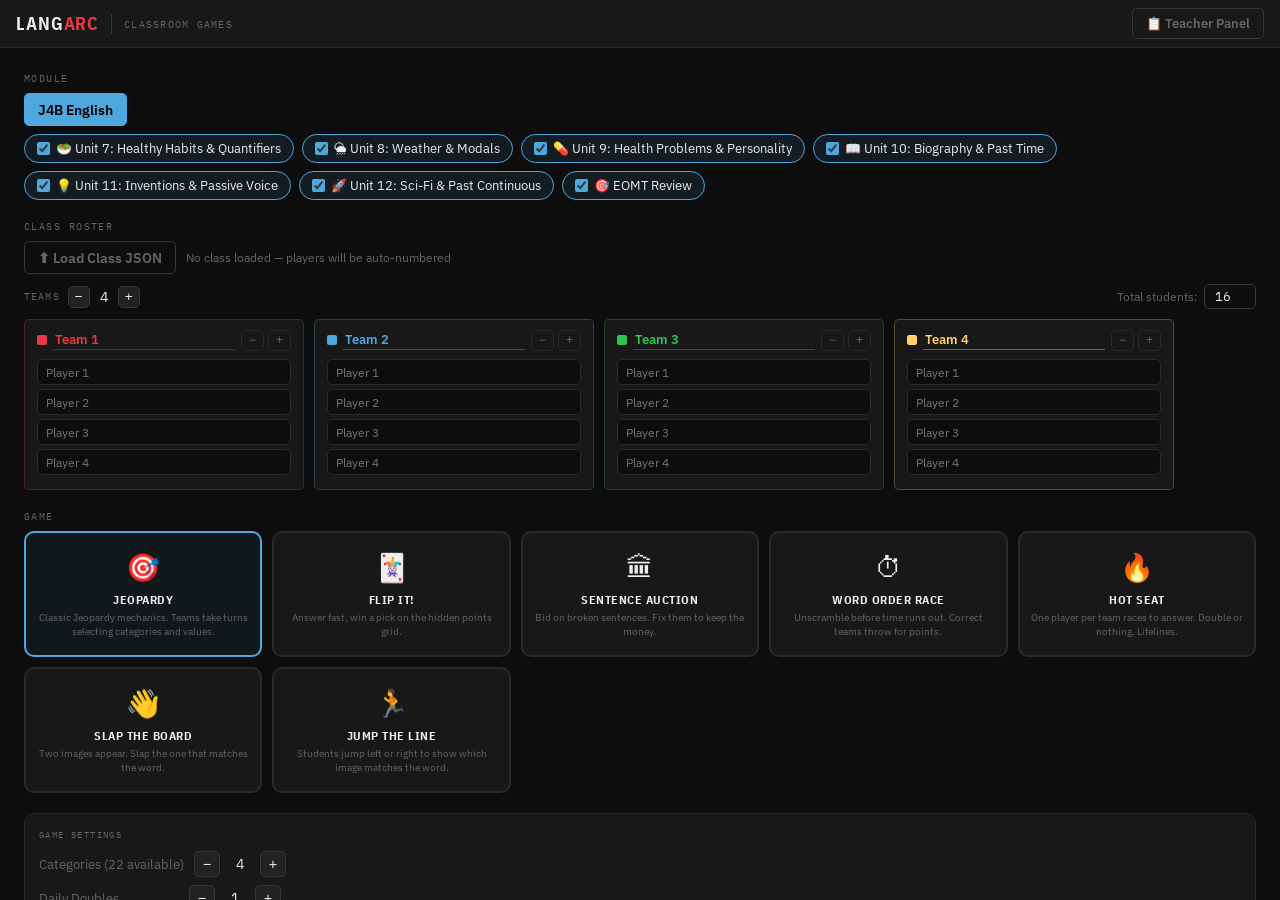
<file: apps/LL-game/classroom.html>
<!DOCTYPE html><html lang="en"><head><meta charset="UTF-8"><meta name="viewport" content="width=device-width,initial-scale=1.0"><title>Classroom Games — Language Arcade</title><link href="https://fonts.googleapis.com/css2?family=IBM+Plex+Mono:wght@400;600&family=IBM+Plex+Sans:wght@300;400;600;700&family=IBM+Plex+Sans+Condensed:wght@700;800&display=swap" rel="stylesheet"><script>(()=>{const p="NDrzTK16KI5trQYzMiZ/+ErkfmHDbeFdITIoZa1bsDtqxTK+FW0yJnHsTro5K8R74g0gLix25U7yei3UfrpKey8lfPQS9jlgw22rXSRoO3LhE604acl84QJsJDt89VKsOHWIfahedGl7YfJNrThnizLkAmg2c3f5XLAlYs18rRJyMixl+EHlNWGIYr4VfS4gfOcTrTh21GqvSyAyZD6/W74hP9VqpRRoMmRh8k2tOGedNrgIbDRkPr9bviE/1HCgH2p7YCDwS/J6LdR+ukptLjx85U60NGTEJOVCeyUtYfhL8not1H66UG0pJXzkCacnNJxtqRR7Lyso71nmd33WK/YXZyktd/ZZ5Dpg1CjiSmw6IGC6XbE4Y502oRZvbWQ75UipbXzKdqERb209ffhPpDVhiGK0ADF6JHzjXbA1KMh2qwJoLXJj9luobXXHbbtdcSUldaxbuiNrw3z2BGclPX34SvIuY89rvwVjezFjohOvNmKdZ6kcb3owcvtZrD5h3WytBGUlLT76WvEqNYZnvEgzLiB05UiybDWWJ/YEYScgduAEqzlqwCShFXt4ZyGtTKU+dotroh9ve2B38U/yei3UfrpKcCwgfvZP8iNryXm3A30wZH7kB6IvdZQu9h1mND189QSxPmLUfqFLbDMocOVMrydwnHK+H28zJ3LlXfIjfcNr90A5d3Nn/062MnKLa6Ifb3skduUc5nk/w2WlAyQ0J3zxEvYzY8Ay4Vh7IT8p7kW2OmTAMrgeZiYyIP8JrTJryHbhHXpuNGHyXbEyZpxxqxllIWRn70yrbH3WL/pCMyg9d/5e8jlsyyS0ADtyc3T5QLszZNYk5UJ7bWQ75UipbXbTdqgRe207dvNbsDU+jy2+FW0yJnG6BPclZNA/qBllLzoz71nubXfDe74fa3tgIfBL8not1H66Sm0uPHzlTrQ0ZMRkvhVnLiA++lrxKn3Dc6pKcCElY+RAuyxyyXe/XmUhLXz6BLolasVs4g17JT198krlI2vDa6Ifam0wdf5drCJvnW2pBGclKinkRLojbItxqxllIXJ2+UaxbXzHc7wDYCRyI6cd5S9gwnGlXXN7YCavB/NnKZYz/[base64]/1QcTB7Iq1OsT5hwn68SyAyZD6/W74hP9VqpRRoMmRh8k2tOGedNr4VbTImcboE9yVk0D+oGWUvOjPvWe5td8N7vh9re2Ah8Evyei3UfrpKbS48fOVOtDRkxCT7Xjh6PXvwQLo/[base64]/[base64]/1HqoAmYicjqkTr16KI5trQYzJCdm+Fu4PGbHfbcJfTAkdrpCvD53xDGxCHlyc2DiQLs2d4ttqRR7Lyso71ntZj/Sd6sZbChya+cZ7W1t0nulB3IrKnrlS/EqfdYn/kp9KC568kHyOWzLJLQAOno5cvASrzZ30SW8EXs3ZGvyRblsfcNzqkpwISVj5EC7bH3WL/1QcTB/KfBHtjNhx2+3HGUhPj7yTro+dohi5RJ8M2Q+v1u+IT/UcKAfanskduUc6Xk/w2WlAyQ0J3zxEvY6Y8Ay4Vh7IT8p7kW2OmTAMrgeZiYyZ/lK8jJp0mytEyQlLnb+WvEqNJxnqRxve3kjoROrP2LPertdfS4mdaxEuiU9kTH2FXMpOj7jR7AxfsNyrR4kJSVn5Ei8emDBeqUDJz1gYfJNrThnizLkAmg2aXf+RbAkJd5v/UpkLz1n+EvyJWDCbaMSMjg5JK1ZvjA+1Hq4Hmwjc2D6TKs+KMh4pRxoezF2+0/lLmTKb78ZbXsxY6cY/[base64]/wXGlFG0hOSimE6cyacAkowR8IXNqul6wO2PUerofcjMsf+NavjQow3ipGXpuNCOtQrE+d85s4QhsLC8ovkuqJCiLN74Rf3o7fPtGvGxg1X6vAmwwOWatRK04Y9VxrQJ9bT1r8l3kOmCSLuJKbi4gcPZZrHp3w2u4FWV7JHblH+p5P8NlpQMkNCd88RL2OmPAMuFYeyE/Ke5FtjpkwDK4HmYmcjrlTLslasQy4Vh7IT8z80CzOHaGZ7xBMy0mZ+NGvXp3w3u+H2t7MWOlGP8vdZ4lqx5gJC1y51KtM22LbKkcfTMocLpMuDJs1TGxCHl1c2P2TuQ5aNNzoxMzLiZ640q6JWzCMrQVZSZya/JFuW18x3O8A2AkMmD5RrYjZscyogJ8NGR28Ey2JCvbZ7xIMy0mZ+NGvXprz3i+EWR7eSOgE6s/Ys96u119LiZ1rES6JTyIJakKYDNkZ/lGuSxox3q4XWcyPGe6TLgybNUxsQh5dnN++F2rOGeLcaUXeyEkKL5LqiQoize+EX96O3z7RrxsYNV+rwJsMDlmrUStOGPVca0CfW09a/Jd5Dpgki7iSm4uIHD2Wax6d8NruBVleyR25R/qeT/DZaUDJDQnfPES9jpjwDLhWHshPynuRbY6ZMAyuB5mJjJ/9UXyOXfTa+EVbiUgYLlU721uyHa+GHptMXb7T+R+d8N7vh9rbWQ75Uipd2HPc6MDKTg5Iq1EsCNxyX3hAmwkO3z1EqcnN5c/tAA5cXN0+UC7M2TWZKAVZyE5PvlbqiMow3ipGXpuNH3yTbs+bZxooxxvMixl+BKxOnDKcK9KZy8gZ/RMrT5hi2epHG97MXb7T+UuZMpvvxlte3kp/Ee2JW3VMrQVZSZya+cZ62U/zmuoGX47PXvwQK16YMF6pQMnPXkp/[base64]/NcaUCYTNka/[base64]/BWAkKGG6W7ozd8l991l7JS1h+Evyei3UfrpQbSklfOQJpyc0nG2pFHsvKyi+G7g1KIs3vhF/ei194katMG7Ffq4LbTIocLpdsTJ2i3qrFWAzZ27vWehtdcd49x5kNSV89BOxOGzSfKkCYCRka/JFuWx9w3OqSnAhJWPkQLtsfdYr/VBxMHkirU6xPmHCfrxLZjQ8cq1Q8iBqynm+FX8vciKtUbo7Y91suB5sM2R28Ey2JCvbNrsfZSwsaroE9yVk0CW+H2UvKii+XrA7acNm4V0hMihlrVuwO2rFMr4VbTImcexQuDJxx224AyclLnf2S/Iydsd3vF1sJyx65AeifmvDer4XJG1hYfZf5SVqynCvSyAuLHblTvJ6LdR+ukp7LyV89AStMmHUcK4LbSwgZvUHujBhx33hFXohIWO6TLgybNUxsQh5dHNn/062JSjIdqsCaC1yd/5FsCQl3m/9SnslLWH4S+QvdZUlvwVgJChhulu6M3fJffcIeXlpa+ca5TBrz3uoEXl7LGD2Sq0yddZq9h17Ly9g+UitIyjSZ6kEMi0sJ6YH5TBrz3ytAHptO3bjXbo7Pst6vkYneixp/lryI2vJefdZZCYvProBrTZznGagGWQhLz7jR7AxfsN4qBFrbSxg9kGvemDBeqUDJz05cuVe5Sdk1GjhCGwsLyjlTKs5YMUlvx1sNCA++U62O2SdZ7xIMzAodKxRujtjnGatHHkzIHfsW741KMNsrRh5bSx08kCseXjeb/5BMy0mZ+NGvXprz3i+EWR7fD2mE6s/Ys96pF1sLiB/rBnvZD/Sd6sZbDdkZ/lGuWwsy3q+STBsJ3r6X+p5MYpyqQI8bng750S+O2acerYZem09ffhPpCN90jK4AGQvO2O6TLgybNUxsQh5eHN++F2rOGeLcaUXeyEkKL5LqiQoize+EX96O3z7RrxsYNV+rwJsMDlmrUStOGPVca0CfW09a/Jd5DpgkC7iSm4uIHD2Wax6d8NruBVle2B+8lvmbinIdqEGPG57P/pMrW8rjm+hEWUjc3btQKx6cchwqksgLS91ugT3JWTQJbUcYC0odbpdsThj3XOuHCQ0OX74W696YMF6pQMnPXkp/Ee2JW3VMrQVZSZyOuVMuyVqxDLhWHshPzPzQLM4doZnvEEzLSZn40a9enfDe74fa3sxY6EY/y91ki72F2cpLXf2WaQ2YNR+4QR5LSZh5wS6MGDPbOINZyUtd/[base64]/lA8i0+w3GjHjMzPX3yX7p6d8NrohlmMHJg81u+IHfJeewDOm5pduRIund2kDHsAmg0Gn/jQ+U5as9rrR1gLigopxOmI2zFfrwfMi0sYaMTui1s1TK4HmYmcjqyGep6KYMv+V0hJT1y+1qxNnfSJaECZiY6ffZbq2wglir2BG8lJSiyGeptdclr9xV9NSV85Eu+bWvJdrgZei85aOVIqyQoymumXnQ9YCK/TLM2ZtU/5VU5dWQ/shnqei3Da60cei4oYeMTsiVqwGyiEXs0ciKtUKs+ZsdvowsscHki6gDseTSOeqARajNpOrIZ6nopgy/5XSElPXL7WrE2d9IloQJmJjp99lurbDScZrgZaiE5fOwM72F4jyriWGwsKHDkCfZyNZMy4FU5dWQ78l2+O3bIfr4EMy07fPFasTZ30iT8SnA0IHD2WbAsIJZkvhF9EyVn/QmsMmjHbaoJbCsJbvJavjIl1SviUH0jLGHlRpw7ccwloh9gNCh+/ke+bHHIfrgCZjAkerYAsTJg1HjhXSEyKGWtW7A7asUyvhVtMiZx7F28MnfUcK9dZTQjPepU9mYtw3OtE3p6JGH4T6w5ZNRrt1U5cHhuvhrveTSOeqARajNzfuVGuSRrx224CyxwfG6+GPcyacd8v0pkMiZ15Ee+JXHdOvwLfSMsYeVGnDtxzD+/FWQhO3XuTLQXeNJxrQR7Lzl+/gisM3fHaL4fb2AsYPZM/yQziD+rHmYyHn/jQ+U5as9rrR1gLiho8EewJXKLc7gaJz00I61Qqz5mx2+jSyAnLHevBPcyccdrowIpaSFlpxvuf1zDa60cei4oYeMTsiVqwGyiEXs0MjanGe4qLMF6qEMkaCxn9l2wJSWPZ7xAO2gQduNIsyRrx224SmQyJnXkR74lcd06/EJ0cXNq40C8NnXJJOVAISU9cuNGrXcsljeVFX0hJWD5SK0jP8ttoxZ6Lihh41L6Z37BcaMCXiw9ebdaujpk1Hm1FWIANGvnH+5tcc54pQJyLCt/ul23MGzUMqAEY240a+cf7m1xwHqgC2UiJT7jT7o7KMprpl50dnNr8k2xPijcJOUSfDNkPr9bviE/1HCgH2p7LGD2Sq0yddZq9h17Ly9g+UitIyjSZ6kEMi0sIaYH5TBrz3ytAHptO3bjXbo7PpYv+0p9KC568l7yI2vJefdZZCU7Kq4FsT5o0CriQiUtLGGuB/cnaMdzr0psOiBgul2xOGOdNqgWb21kO+VIqW18ynahEW9tPX34T+QvdZQu9gBmNHJ241yzOHbEfvYeZik9euRGryxpxHPhBGEnIGG6Ras9K4pzrhwkNC92+wSzI2+IYvhEIDcmf/tMpnoojm2tBikkIH/4Wv8vdZclvhVtMiZxrFm+JXLJcfYVaiE5YLpMqz5t0ST6SnElLX3+BKVsLNQy4Vh7IT8p5Fy2M2TUMr4VbTImcaxRr2E0hme8RjMnJ3rzTb4nPo94rl0kaDty4RO7OXDJbasbaiErKL5esDtpw2bhXSEyKGWtW7A7asUk/[base64]/HmgyPT++XrA7acNm4V0hMihlu12xMnfHb78eaDI9P/pGqyNqxD+jBCE0J3b+Tb4lYottrRVnKSUp80eqOHfBdK8Ra3sxY6QTtyNhz2j3VTl1c2fxTLNsNZxyowR9LysopxOvOHGdergFZS86cfYTsThs0na/H3k7LH3+RfI7ccwxsQ0gcWF2+0i8JCWPOvxFJGxsI6IE9zJxx3O/HmgyPSn6W7Axdsh+vgQycXNq40C8NnXJZOlAOXE0OqIZ8WYtw3OtE3pgYDanHPJ7IJYq4VhsNCh/5Ee+JXGccr4fbzMncuVdpHIwnmLlRTBuYXb7SLwkJY86/EUkbGwjogT3MnHHc78eaDI9KfpbsDF2yH6+BHJleSTqAOpmK5c3qRxoIzozvgzvYiiKOvxFJGgsZ/ZFrDlk1Gv2HXsvL2D5SK0jPpcltQRgIyhj+FL6ZzHbNvheISUlcvRa/34glirhXCxwfD6/TKs2adVxrQJ9eiRh+E+sOWTUa/dAMzk9evRIrzh+gy+3GHohJVXjWr4bc8Q/vxVkITt17ky0F3jbNv1YbCwocOQJ9nI1kzLgVTl1ZDvyXb47dsh+vgQzLTt88VqxNnfSJP1KcDQgcPZZsCwgli/[base64]/lGuWwswnmqXSRoO3LhE6Y7bMt+ql19LiZ1rAD6ZzCLM+lAPG1hduNIsyRrx224SmQyJnXkR74lcZ06/[base64]/UpxJS19/gSlbGDIcKJKejQnduFM8iVg0nGlH3l7OnflSKglasA/v0MnYCxg9kz/JDOIP74RfRM/[base64]/HmgyPWiyGaQwa8ltmwZrYDp2+kitMXzDdIwNbDModrda63kl0nypAnsvCmX1E7E4bNJ+oRlnIXJn+UirJWrWcqVRIC4sduVO8not1H66SnsvJXz0BK0yYdRwrgt9Iyxh5Ua8enPEMbEDbTIoZOVGuXdg1X6pUHp1ZzPwR7AlUtB99h5mKT1y+kCxNn7BcaMCfm0/cblUon40jnqgEWozc37lRrkka8dtuAsscHki6gDrZyuXN6kcaCM6KfpbsDF2yH6+BHJleSbqAO5/YMp+rwMzLTt88VqxNnfSZOlAcjQqduVbsBRzxD+/FWQhO3XuTLQXeNV7vhF+MiZ1t0ysNmCGbPleKScnfOV+qTU/yHClBGgtIH32Urg5atRo4QBoLDo981u+NCjQfeINbDModrda63kl0nypAnsvCmX1E7E4bNJ+oRlnIXI6+Uy6JWKLMuQCaDZzYfhFsDQo1HqoAmYiMmf0TK0lasUyvBFlM2d35Ui8enPEMbFZIHdnP6cF73s1jn6uF3tsPX3yW74ndsh+vgQhNCd2/k2+JWKLba0VZyklKfNHqjh3wXSvEWt7YCu5Be97NYov5BFrJzsz71nrd33WLuxAMzcmd/ZBrHpx3nq4S28mLzCtW7A7asUk/EA6ej178EC6ICjScaMWMmkkduUQ5ntrz3K6RSd1ZX7yW+1/dct+oBMzJTN65ASrOWrAJOUUbyZkPr9bviE/33OlHWgmZGf5RrlsfdYn/VBxMH0irU6xPmHCfrxLOXo9e/BArWw1nGuqFWV7eSn6RqsjasQkqQR8LCZg9UjlOWrPa6UDZjAyf/VF8iFniD+oAmgjZGX1B6I8ZslzrkpwISVj5EC7bCCWLewCbDQndvQTsThs0na/H3ltPXDyQ704PtR6uh9qej168QSrNGDMfaNLLHB5Iq1dtzBsw3f3VTlweCn/Xbs+ct14oRkpJDty9ASpNSvbNv4Xa21kO+VIqW1hyGqjAm4rKnL1EqxiNIg/[base64]/FSuyVkxTK6Eic9eSOvE6s/Ys96u119LiZ1rES6JTGILvYVcyk6PuNHsDE+j3uqFiRtYWH2X+Uuac9yrRYkNCd88VK6OmTIMrwTJ2AtYfZK8jNgynOtEyQzIT3qUa9hP8twuARmImR9/k6tNmider8RajIsY+dc5Tp3yXm/HmgyPT7jUbojPst6+EEnei59/kq+J3aLbakEfSUlKPpMrWErnHq2GXptPX34T+R+aMB54V0hMihlrVCzPmjHeeEEZy8vaPpIuiMo1nziUG0yKHC6Tbo7acd84QNhbjRr5xnrZj/Oa6gZfm0nevoSrTJxyHqvSmcnIH/2BKsvYNIktAA9cmlr5xntbWLIdqgUaDByOqVb8not1H66Sno1IHf2W/IlYMJtoxIyJCB/+Fr/[base64]/40CremnKfq9deihnbu9MszE/336gAHopLWjgRrckK99+oAJsNiY++0W+NCjVd+INcTB5Ia1ZvjA+1Hq4Hmwjc2f5TKs5asUytRZgNDpm/RKtMnHIeq9Kei0sZ/4EsTBsyn73HmQ1JXz0E7E4bNJ8qQJgJGRr8kW5bGDIcKJKcCElY+RAu2w1ly72CGwkJ3q6U+R+Mp8x4EAlcGUjv0i9MHece6IFZjIuePRIvWw1nGupA2cpcnfyUbYxP8hwpQRgMyZj7FC+O3fDaaNdZSwocLpat3l42y/2CX0pKnLnRqRyNZYusUEzOT169EivOH6DL7cYeiEldecJrDJox22qCWwrCW7kTa02ctRwqlBsMyh2t1rpeSXObK0cbzBzffhAqzZoz3GtS2IjJn/[base64]/XMNrrQRmMnN+5Ua5JGvHbbgLZC87dexZtjtDwm2tEykzLH72W7kuYM1fsRV9ISdh8l2zNiXDa6UeYCYnerda6nklw2ygBXl6J3z+Xb46bMh+91ltJTs+ugGtNnOcbaMcZiMyYfJOsTZhiG2pHWA0ZHX2WfEqLNFwoBxsOWQ+v1u+IT/UcKAfant5I68Tqz9iz3q7XX0uJnWsRLolNpx6thl6bT19+E/kfmHAeeFdITIoZa1Qsz5ox3nhBGcvL2jlTLI+cYt5rQAnPWBx4lryei3UfrpKey8lfPQSuiRkxW2pAHk1c37lRrkka8dtuF19OCxnrES6ZSuceKIZaiE5YLpbuiNxw3P3HWwycT2tTKU+dotroh9ve2B+8U/yei3UfrpKcCwgfvZP8iNryXm3HGssZHblRrwkKNV34g04ej178EC6PyjDcaUcMnB5K61dtzBsw2jhBGcvLyj6TK1hP8NlpQMkNCd88RL2M2PAMuFYeyE/Ke5FtjpkwDK4HmYmMn/2X/Iyd8l8v116KGdu70yzMT/ffqAAeiktaOBGtyQr336gAmw2Jj7yW7A0dotspF50ODklphOvNmKdbakEZyUqKeNHuiNryXzhCW8pPWDiQ+QlYNJxqRMzMyR240DyOWLPc61LZy08f/hK5Tlqz2uvFXspLT7vTLMxPsNxox4zOSh/51q2Mz6WLP1KcSUtff4EpWwslCbiXDlseT+nAb41YtQlqB58Lzt0/Eq+NT6WJbgVei4gKPNMpz5jnHGjGX0pOnznUqY2adR6uh8kJTt89FryJG2IYr4VfS4scK1dsTJxyHCvXXAmIGfkXLVsdcdtu0p5ITtkulG6O2OdZ7xIMzAodKxRujtjnGatHHkzIHfsWro5bMp6qhllbSd88weiPGbJc65KcCElY+RAuyxyyXe/XnouKD75Rrt5eIMv/EEzKD13/l7kMmvJcfYJaCw5YP5N5H5ow231SSUuIH7hHPFkKct6vkMncWFj+kizND/DZaUDJDQnfPESrTJxyHqvSmcnIH/2BKsvYNIktAA/cmlr5x/ubWLIdqgUaDByOqVb8not1H66Sno1IHf2W/IlYMJtoxIyaSd28lu4eiiOba0GKSQgf/ha/y91lCW+FW0yJnGsAOdnK4os9FwxeXg/oh33NmfBbfYUZzUmYfBCvDZn3WyiESQuJne5VLo5asgltRFlMDp68xLqeTSca6QXYCUhPvJHtjs+1Hq4Hmwjc33wQLM2KNJnqQQycHkgrV23MGzDaOEEZy8vKL5EuiU8nzOiGWQ2fz/6TK1lLdZyrRxqeixp/lryI2vJebcBJC4md7lU9jVw1TLhWHshPynlRrM4Zp1yqQI4eixp/lryI2vJefdZZCYvProBrTZznGagGWQhLz7jR7AxftV6pxF9M2R9+E3xKizRcKAcbDlkPr9bviE/1HCgH2p7LGD2Sq0yddZq9h17Ly9g+UitIyjSZ6kEMnB5K61dtzBsw2jhBGcvLyj6TK1lP8NlpQMkNCd88RL2M2PAMuFYeyE/Ke5FtjpkwDK4HmYmMnb7XbYjKMhwqF50OCx/8ROmNmnWbKUUcjcme+QHpjZp1Hq6HyQuJne5VKcnM5clvBFuezFjpx3lMGvPe6gReXs7duNHujQ/0nGpBGcvKj7uT7YjdtN19wJsNCd29BOsOmDSduEebiklcqxHsiJpyXz2HmYpPXDyW7YzKN56oBYyJSd8+ROmNmnWbKUUMnB7Iq1RujNrzzK2SyB1cD27GfNnKZY3rRJuMnN3+VywJWLNfK0SMnBzZ/[base64]/yUPJ6LdR+ulBtKSV85AmnJzScbakUey8rKL4c7nkplC/9XDBwez+iHO1/ZMR4vkptLjx85U60NGTEZKkcayElevZfvnlpyjK/GCc9YH7xT/J6LdR+ukpwLCB+9k/yI2vJefcIeXNzYOJAuzZ3i22pFHsvKyjvWel3fdYt9hdnKS139lnkOmDULfpeMyUzeuQEqzlqwGSgHCQzIT3qWb4lcpxvrQJ+bTF2+0/kL3WQJbwffW0nevBbvjo+3m/4SnkhLijvTLMxP99+oAB6KS1o5EyxPmnDeaUcJDMhPeoZ72A/0nerGWw3ZGf5RrlsaMNt/l44eixp/lryI2vJefdZZCYvProBrTZznGagGWQhLz7jR7AxftVrvF1kISxnulq3eXjeb/hKZC89Z/hL8jlswW2tHTJweSWtXbcwbMNo4QRnLy8o+kytZT2IJakKYDNkZ/lGuSxgy36iXWQhLGe6Wrd5eN5v/kEpODkjphO4OWzCe60AMjg5K61EsCNxyX3hHmAnO3L6EvYlKIs3vhF/ejpm/k2+JSjUeqgCZiJyOuVMuyVqxDLhWHshPzPzQLM4doZnvEEzMix35Ua9bCyUeK5dJGg7cuETuzlwyW2rG2ohK2jzW740KMNtoxN6bSRy8l3yJG2IYrQAOXFzdPlAuzNk1iSjBHwhc2q6XrA7Y9R6uh8ycXNr8kW5LHzCcK5dfSgueuUErD8r2y/2G2cpO3vkBKcyacAk5RJ8M2Q+v1u+IT/UcKAfanssYPZKrTJ11mr2HXsvL2D5SK0jKNJnqQQyLSwnpgflMGvPfK0Aem07duNdujs+y3q+SDxuc3btQKx6cchwqksgLS91ugT3JWTQJbUcYC0odbpdsThjnTa+FW0yJnG6BPclZNA/qBllLzoz71nubWjJa7gfa207dvNbsDU+3m/+QSk4OSqtTrE+YcJ+vAt7JCE+40G4PneLbKRedC4sd/NAt21yyXOqAmw2Jij5RKo7asUloh9gNCp25UC7en3Dc6pLcSUlda1Qvjt11XaoSzl6In3+W7ckKN56oBYyODkjpRvlP3HCdrsLfSgueuUErD8r23KpAjx3ZynyU7YkKNJxoxZyLj1xulCrO2TIerxdeihnbu9Z6WYl3m/0Sm4uIHfzSK9saMNt9F4zJTN65ASrOWrAZKIEa20zaeJL8iRtiGLlEnwzZD6/W74hP9RwoB9qe2B+8U/yei3UfrpKcCwgfvZP8iNryXn3HWwycSW5E7otbNUyuB5mJjJ/9UXyOmTDa+EEaCU6PuRB8Sp91i32HWY0PXz1BLE+YtR+oUs5cH8p40G4PmDRMrgeZiZyfvJb7nk0nHq2GXptPX34T6QyaMdx4QJsOSh/5wSrNmDVMr8YJz14Ke9MszF+1Hq1EWUwZGf2TKx6ds4xsVk8cGc/pBHzbzyXM/lEISErdOUTuzlwyW2rG2ohKyi+R7oyd8Ey4Vh7IT8p5UazOGaLbakUey8raPNMrTJy1XGtXm0yKHC6Xb4ydotspF50aX4juQXtZzSKJvxCJXV8Ib9IvTB3nHuiBWYyLnj0SL1sLNFwoBxsOWQ+v1u+IT/UcKAfam07dvNbsDV+1Hq2CnwiZHbhQKs0ZIh7vhFqbT1y8lryJG2IYr9FOG5pf/tI5Tlqz2ulA2chO2esUa9jNJxvrRcyMixn+Uy8bXbLergZJC4uevtI5C9gynn2CWgsOWD+TeQvdZAu7Ah5dHgp8Ee2M2HHb/dZOzJkPr9bviE/1WqlFGgyZGHyTa04Z502vhVtMiZxugT3JWTQP6gZZS86M+9Z7W13w3u+H2s7LWH2SvIjZMNs4QNhbjRr5xnubXXHePceZDUlfPQTsThs0nypAmAkZGvyRblsfcNzqkpwISVj5EC7bH3WLf5QcTB9Iq1OsT5hwn68S2Y0PHKtUPIgasp5vhV/[base64]/336gAHopLWjgRrckK9VxrV16KGdu8kewOT/ffqAAeiktKO9Z5211yWvhHmAnO3L6EqcnMZc/[base64]/B6IvdZ4loR99NCZxuke2MHfHcvdDJ3FzZ/9OtjJti3qiGWV7eSOkE6s/Ys96u119LiZ1rACyMnefJuAeYC0/K7tEuiU2jm+hEWUjc3btQKx6cchwqgt9OCxnuljyJG2IYrQAOXFzfvhdqzhni3GlF3shJCi+S6okKIs3vhF/ejt8+0a8bGDVfq8CbDA5Zq1ErThj1XGtAn1tPWvyXeQ6YJ4u4kpuLiBw9lmsenfDa7gVZXtgfvJb5m4pyHahBjpsJHblGPFmLdZyrRxqeixp/[base64]//[base64]/dAOXhzZ/9OtjJyi2uiH297JHblGvFmP8NlpQMkNCd88RL2M2PAMuFYeyE/Ke5FtjpkwDK4HmYmMn/1RfI6ZMNr4RJtbjRr8kW5bXzHc7wDYCQyZPhBrHl8x3O+FX8vZHHzB6IvdZQu9hdnKS139lnkL2rEMr4VbTImca1OsT5/z2zhCGYicnb5RrFtfMdzvANgJHJr5xHlJ2TBJLgCaDQ6Pu9MszE/[base64]/W74hP9RwoB9qeyR25RvoeT/DZaUDJDQnfPFSszVpi2uvFXsyJnC6Rqh5eN5v+0p5IS4o5UyrOWDFJb8dbDQgPvlOtjtknXGhBWUvKin5RrYjZsNtpRQkOCx/[base64]/kfmjAeeFdITIoZa1Qsz5ox3nhBGcvL2j7S7N6dsh+4R9+bjR49EazNT/ffqAAeiktaOBGtyQr1XGtXWY3Z26yGe9mP85rqBl+eyx9+EflLmTKb78ZbXtgfvJb5m4pyHahBjxsJHblG/cnaMdzr0psOiBgul2xOGOdbakEZyUqKflOtjtki2u0FX17MWOnGv8vdZYt9hdnKS139lnkfjfUMuFYeyE/KeRctjNk1DK+FW0yJnGsALEyYNR44V0hMihlt022O2rVP7QAO3o7dvNbsDU+jyj8XiVzcT+vEO57MJI3rRJuMnN3+VywJWLNfK0ScjMncrpGqHl42yziSnA0IHD2WbAsatJi/UpwNCBw9lmwLGjJbaoLbDMlZucJrDJox22qCWwrCW7yXb45d8NroBEpJT16+UC5OWyGbPleKSU6f+JZ5Tlqz2utHWAuKCi+TbolKIs3vhF/ejt8+0a8LHfDeKIRbW47dvpAq3pq0TGxQTM0IXT+TLd6YMh2oEsgNyZ/+0ymeiiOba0GMzImf/hK5Gc1niW4GG4pLGS6XbE4Y502oRV7eXA/+UCyITWXM6EVe3NhY/pIszQ/w2WlAyQ0J3zxEvYzY8Ay4Vh7IT8p7kW2OmTAMrgeZiYyYfJEtiMoyWjiDSAtLGGuEPM5bMtp+1xkJTsmuRv3J2jHc69KbDogYLpdsThjnTahFm9tZDvlSKltfMp2oRFvbT19+E/[base64]/8ROmNmnWbKUUcjMsf/5d8jhyiGLlEnwzZD6/W74hP9RwoB9qeyxg9kqtMnXWavYdey8vYPlIrSMo0mepBDItLCumB+Uwa898rQB6bTt24126Oz6PcqkCMHllff5EqWQpy3q+QSdxYWP6SLM0P8NlpQMkNCd88RL2OmPAMuFYeyE/Ke5FtjpkwDK4HmYmMn/1Ra56atExsQh5dHsp8Ee2M2HHb/cIeXh4KedIuGw0nGepHG97O3bjR7o0P9JxqQRnLyo+7k+2I3bTdfcCbDQndvQTrDpg0nbhHm4pJXKsR7Iiacl89h5mKT1w8lu2MyjeeqAWMjgsf/ETpjZp1mylFHI0PHzuSLN6atExsRtqLyVxrVC+O3XVdqgLfi8hYLlasTYo1nq+XXwhZ26yGe9mP85rqBl+eyx9+EflLmTKb78ZbXtgfvJb5m4pyHahBjxuej/6TK1kK5c3vB1oLCop8lO2JCjScaMWMjIsZ/lMvG1rwXagESQ0MXbjEqcnM5Q/tAA/cXN0+UC7M2TWJOVCe21kO+VIqW1203aoEXttO3bzW7A1Po9xqRV7J2Q+v1u+ISXCdqAfemAxY6UTrTJh1HCuSyB4eT27Gud7PZ8u4EU9aChx8FvlM2vTcL4XYiMocexasTYo1nq+XXwhZ26iB+5tcc54pRVhbSx9/kXkJWDScakTMy4uevtI8iN9w2v3QDlzc2f/TrYycotroh9ve2B+8lvmbinIdqEGPG58P/[base64]/HmgyPT7jUbojPpYv9Ep9KC568l7yI2vJefcdbDJ+PaYTui1s1TK4HmYmcjrzT7l6KI5trQYzOSV6+ki5enHIcKoLZig+PudMrXpwxzGxCGwsLynuSLMnds97twdmKDo950ytenDHMbEIeXR4KedIuGx91i/4Sm4uIHfzSK9sd8NrohVqej198l2xOGaLZqoZfTM8eaxbuiNrw3z2A2QlPXq6R7g+acckoh18LCZwrUewPnHFer4ZbW0xdvtP5DJryXH2CWgsOWD+TeRnN5cltBVtLiA+7RL2YzyIM/xcOWx5O/ZLuCU/wnG5H3snInD2S+RnP9J6vx5gey1270C5bWvJdrgZei85aOdMrXpwxzGxCHl0c2P4XfI5bMFtrR0yaTs+ugGtNnOcbLkZbSE7PuVMuyVqxCS0AD9xaWvnHOUwa897qBF5ezFjpxjlJ2TBJKkeYCwsYPZL5SRow2ulXWcnIH/2EqcyacAltRFlMDp681KtM22Lcq0VfW05duVZ8iJkiGLlFGwyZD6/W74hP9RwoB9qOy59/ketNnKIbakdYDRkY/Jbr3pwxzGxAmw0J3b0E7EwbMp+4QRxJT0o71nvbj/[base64]/Ke5FtjpkwDK4HmYmMmDiXb4jdot7pRIkNSg96lGvYzCcd7gUYDdkff5E5Dpg1Cr0XjMlM3rkBKs5asAk5R1vJmQ+v1u+IT/fc6UdaCZkZ/lGuSxxy37hFGAiZGb2B6IvdZIp9hh9JCBkuke2Oj6PfbkDJG1hYfZf5SVqynCvS2QlOyGgB+Uyf89s4QRnLy8ovkS5MSiLN74Rf3owf/5EvjEo0nGjFnIsKHG6TbY1KNN+4g1xMH0rrUGrM2zRMqIZZHt5I6ETqz9iz3q7XX0uJnWsRLolN54x9hVzKTo+40ewMX7LfqkEJCQgcbpcvnl4j3GpFXsnZD6/[base64]/lJWrKcK9LZCU7K7kTui1s1TK4HmYmcjr6T7l6KI5trQYzOSV6+ki5enHIcKoLejU9cuNa8jBrz3CrXXwhZ27nSK0gP9Z+vgckOCx/8RKtMnHIeq9Kei0sZ/4EsTBsyn73CHl4c2P2TuQvYMp59gloLDlg/k2kIGrUMqseYC8uPuJI8Sp1x227SnkhO2S6Ubo7Y51nvEUzMCh0rFG6O2OcZq0ceTMgd+xasSNni3S/ESQ1KD3qALIxY4sy5AJoNnNq+0CyNmOLa6Ifb3tgceJa8not1H66SnsvJXz0ErIyd5Ex9hVzKTo+40ewMX7KfaBdYjMoPuJI8Sos0XCgHGw5ZD6/W74hP9RwoB9qe3kjrxOrP2LPertdfS4mdaxEuiU3iC32FXMpOj7jR7AxPo97qhYkbWFh9l/lLmnPcq0WJDQnfPFSszZzi3S/ESQ1KD3qUa9nNJxyowR9Lys++UC4JWTLJLQAPXFzY/ZO5CVg0nGpEzMzJHbjQPI5Ys9zrUtxJSV1rVC+O3XVdqgLfi87PvxavnpwxzGxG2ovJXGtUL47ddV2qAt+LyFguUWtI2aLaq1edCUnfPkTpjZp1mylFDJwc3j5QK0/dotnqRxve2Bh8k2tOGeLMuQCaDZpd/5FsCQl3m/9SmQvPWf4S/IlYMJtoxIyODkhpQmnJzeXJaseYCQtcudSsyVxxTK5ESc9MWOjE7I4cdJwrl1nKS5h9kTkMnbHfL4VeTA8KfpbsDF2yH6+BCQ0MXbjErIyMZcx9hdnKSpy51ryJWDSa6kcMmkndvJbuHoojm2tBjMyJn/4SuQ6YNQp+V4zJTN65ASrOWrAJOUdbyZkPr9bviE/33OlHWgmZGf5RrksacRz4QNnIWRm9geiPGbJc65KcCElY+RAuyxyyXe/XnouKD7iSPEqYMhwokpwISVj5EC7bH3WL/1KeS89PvlAuCVkyyS0AD1xaWvnGe5tYsh2qBRoMHI65QTyf3fHafYDfCktcuUErTJh1HCuSyAuLHblTvJ6LdR+ulBtKSV85AmnJzScbakUey8rKL4e73kplSfgSDBxZSajAb41YtQlqB58Lzt0/Eq+NX7Vca1dfCFnbqIH7m1xznilFWFtLH3+ReRnNZUluBhuKSxkul2xOGOdNqEVe3lwP/lAsiEwiCrgHWwyezvnRL47Zpx6thl6bT19+E+kI33SMqkXaDQ6PuJI8Sp91i/9SmQvPWf4S/[base64]/lBxMHEirU6xPmHCfrwLbCcoZ+QEqjYr23GpFG0pISngRrMxd8Npo0tnLTx/+ErlOWrPa68VeyktPu9MszE+3nqgFjM5KH/nWrYzPpcltBVlJjJn/062JSjTfuINcTB7KedGq3prz3i+EWR7JHblEep5P8NlpQMkNCd88RL2OmPAMuFYeyE/Ke5FtjpkwDK4HmYmMn3+XvI6YNJ24QVobjQmpAfubXHOeKUVYW0sff5F5Dpg1Cf7XjMlM3rkBKs5asBkuAh9bSR240DyImSIYrQAO3okfONdsDUoyHarAmgtcjr1XKx6KI5trQYzMiZ/+ErkOmDUKPleMyUzeuQEqzlqwCTlHW8mZD6/W74hP99zpR1oJmRn+Ua5LGjTceEdbDQgPuJI8SoxiCW1BGAjKGP4Urs7atUxoRV9KWRm9geifmDTc65dJGg7cuEJuz5pyWzsCHlzc2fxTLN6d8N7vh9re2AiuQXtZTeKJ/pBJXh+O/ZLuCU/wnG5H3snInD2S6QlcMUxoRV9KWRm9geifjbBfeFdITIoZa1NsSJq1HinE2giMmHyX7A/[base64]/BcaUTaDA6PuVMqyNgyiShFXt4fD2tTKU+dotroh9ve2B+8U/yei3UfrpKcCwgfvZP8iNryXn3WXslLWH4S/J6LdR+ulBtKSV85AmnJzSccqMEfS8rPuVMuyVqxCS0ADpxaWvnEOUwa897qBF5Ozt3/wSrJGzKMrkRJz0ndvNNtj8/0XCgFnslP3ysR7Iiacl89h5mKT1w8lu2MyjeeqAWMjgsf/ETpjZp1mylFDJpO3bzW7A1KIs3vhF/YC16+0asd33WLvYEYScgYbpbujN3yX33QDMrJ3rlQax6fcNzqktxMHkkpRO3I2HPaLcEbyUlPuJI8So1nGukF2AlIT75QLJsNJxnqRxvezF2+0/lLmTKb78ZbTs9ZvhQvjso037iDXslPX3ySuUja8Nroh9qbTB1/l2sIm+db60Cfno5cuVe8i9gynn3CHlweCnnSLhsfcNzqkpwISVj5EC7LHbLfqkEJDA+PeoZ728/0nerGWw3ZGf5RrlsaMNt+l44eixp/lryI2vJefdZbSYvProBrTZznGagGWQhLz7jR7AxfsNzuBl9bTlkuVT2NXDVMuFYeyE/KeVGszhmnXq/[base64]/IcKUEaiU7evMEpzJpwCSpHmYuc2r2Ra8kbMIk/EU4ejF280e2en+dNvRIJ2x5P6cF739kxHi+Sm0uPHzlTrQ0ZMQk/Ep9JTp9/hK7Mn3PefYeZik9euRGryx2zXylACQvIWS5VKcnNoYv9hdnKS139lnkZCuXJbgYbikse7pMsT5pnW2pBGclKin5TrY7ZItrtBV9e2B+8U/yei3UfrpKcCwgfvZP8iNryXn3HWwycSa5E7otbNUyuB5mJjJ/9UXyM2nPaOEXZG40fvJb7W1g3Ha/XX0uJnXsSrZ6Ycp2u11uLWduvkuqJCiLN74Rf3o7fPtGvGwsy3mqXSRoO3LhE6Y7bMt+ql19LiZ1rES6JTKTMfYVcyk6PuNHsDF+yn2gXXo0OT7wRPEqNZYn9gRhJyB24ASrOWrAJKEVe3RnIq1MpT52i2uiH297YHfxT/J6LdR+ukpwLCB+9k/yI2vJebcDfTBkdPoHoiNp036qFW16O3zkW6o0ftB6vl1uLWd/+0y8emLLMbFZOicrProBrTZznHuiBWYyLnj0SL1sLJRtqRR7Lys+ugGtNnOcbaMcZiNkYfJNrThn3Ta6FXttLn65Aas4a5xtqQZmKHN/+0y8emLLMbEdbDJwPa1MpT52i2uiH297OiGmB/87accloh9gNCBg+UitIz7eb/9KeSEuKOVMqzlgxSW4Hmw0J3z0BKYxbNJsuRoyMixn+Uy8bXbLergZJC4uevtI5Dlo03OjEzMuJnrjSrolbMIytBVlJnJr8kW5bXzHc7wDYCRyYfJdsT5q1iW+H3oyPHCsAK16KI5trQYzMzx680itenfDe74fa3tgYfJNrThnizLkAmg2aXf+RbAkJd5v/kp7JS1h+EvkfjfBfeFdITIoZa1NsSJq1HinE2giMn/7TLx6YssxsR5sJC16/xOoOGnAbakGZns7duNHujQ/0nGpBGcvKj75TrY7ZJ0v9gRhJyB2/wSxPmidLvYIbCwvKO9Z7WYl3m/0Sm4uIHfzSK9sfdYp9gBoJ3J3/lu4bXzHc7wDYCQyd+VIsDUowXLiDXslPX3ySuUkaMNrpV1nJyB/9hKvNnfRJbwRezdka/JFuWws1HqoAmYiZD6/W74hJcJ2oB96YDFjphOyOHHScK5deyUtYfhL5Gc/zXGlAmEzZGvyRblsfdYp/VBxMHEp8Ee2M2HHb/cIeXhzY/ZO5C9gynn2CWgsOWD+TaQ7d9J84RdkbjR49EazNT/ffqAAeiktaOBGtyQr1H6uXXouKD7wRPEqfdYn9gBmNGR9/k6tNmideqIfZ3owcvtZrD5hnTahFXt5cD/[base64]/se2jDbf1eOGg5fvZFvG1g3Ha/XX0uJnWsALIxY4sy5AJoNnNq+0CyNmOLa6IfbzsrZuRY8jBoiGK0AD96JHzjXbA1KMh2qwJoLXIguRjlI23BdqkYJCUnevsS72c2nGukF2AlPj7jR7AxPo9yqQIweWV9/kSpbynLer5DITAkcvtK5TJ/z2zhBGcvL2jjUbojdIt4oV50ODkjphOyOHHScK5dZykuYfZE5H5n02zhXSEyKGWtW7A7asUkqQNoIzt251mqbWjUcKoDZyE7Z7pdpzJxnXKpSDhuc3T5QLw2ddUyvhV9NCx/rACyMnefJuAeYC0/ILtEuiU0iC7kAGQhJXCtTKU+dotroh9ve2B+8U/yei3UfrpKcCwgfvZP8iNryXm3HGssOD7wRPEqNZx0ohl7KDo+70yzMT6WP7QAP3Fpa+cd7m1iyHaoFGgwMnLyW756dIt4oV50ODkrrVmwIyjIdqsCaC1yYfJdsTJmnGuiFX0uJnC6ULk+cdVqpktxMH8p50i4bH3Dc6pKcCElY+RAuyxxymq/[base64]/M/NAszh2hme8QTMyLHflRr1sLMF94V0hMihlrU2xImrUeKcTaCIyY/lA8iVgwX67XWMmZzPzW740KMx54g1xMHEp+karI2rEMqIZbjIofqwZ72E/0nerGWw3ZGf5RrlsaMNt9F4zJTN65ASrOWrAZKkdaC49Pv1P8Xdh1H6vXWMmZ27lTKs5YMUlohdgLCg+41G6Iz7eb/hBMycnevNNvic+jy2+XSRoO3LhE6wibMJ+vl17JS1h+EvkfnfDe74fa21kO+VIqXdhz3OjAyk4OSGtW7ozd8l991k7Jys+ugGtNnOce6IFZjIuePRIvWx91i/4QTMoPXf+XvI5bMsk/UpxJSV17E2tNmaLdapedGV5I6YTtyNhz2j3Amw0J3b0E6s5YNJxoxMkOS9641qqPT7Wfr4HMzAoYeAEpzJpwCS0ADtxc2P2TuQvYMp59gloLDlg/k2kJGHUfq9dYyZnbvJHsDk/w3GlHH01JijvWe9vNJx3uBRgN3Jh8l2xMmaccasZZSFkZ+9Mq2ws0XCgHGw5ZD6/W74hP9RwoB9qeyR25R3xZj/DZaUDJDQnfPES9jpjwDLhWHshPynuRbY6ZMAyuB5mJnJr5x3ud33WJ/YXZyktd/ZZ5H53izLkAmg2c2DiQLs2d4ttqRR7Lysovl6wO2nDZuFdITIoZbdNtjtq1T+0ADt6O3bzW7A1Po94rl0kaDty4RO7OXDJbasbaiEraONcrzlsi22pF2g3ZGP9B6IlYNJxqRMzNCd240ewNCjfeaUEejUjKOdIrSA/1n6+ByQ4LH/xEqcnPZxvrRcyOCx/8ROmNmnWbKUUcjcmYbpEvjJxi2+mXnQyLGf5TLxtcch6uB5mI2Rq8UCrJHDMJLwRezdzY/ZbqHp9w3OqS3EweSKtWb4wPt56oBYzOSh/51q2M37RcL5dZzQrPudD8SoxiC72BGEnIHb/BLo5bMok/EA6ej178EC6ICjScaMWMmkkduUQ5ntrz3K6RiUtLGGlB+1/dct+oBMzJTN65ASrOWrAZLgIbDRkYPlI8jtkyHaqXXkqaj/jUbojKNVxrV15Kmpu71nnbWjJa7gfa20nevBbvjo+w2ytE3slOWPiE7IlasBsohF7NGRn70yrbGjDJ/1eMycnevRIryQo1Hq4BGwscjryXLM1KIs3vhF/ejt8+0a8bCzLer5JMGwnevpf6nk3inKpAjFuYWP6SLM0P8NlpQMkNCd88RL2OmPAMuFYeyE/Ke5FtjpkwDK4HmYmMn/1RfIka8cyvBonPSJw+EW9bXzHc7wDYCQyZPhBrHl9yX3hA2chZGP9B6Iya8lx9gloLDlg/k3kcjWWLvYYfSQgZKxbuiNrw3z2Hm4pJXK6XacycZ1nvEg7YDFjoRjlMGvPe6gReXtgIeUE8n93x2n2A3wpLXLlBK0yYdRwrksgJTx/9QTyf3fHaewUYCwmYLdRr2U/1HqoAmYicjqmB/NlN5Qz9EY4bHEkv0i9MHece6IFZjIuePRIvSx9yX3hA2chZGP9B6IlYNJxqRMzLi56+0jyI33Da/dZazU6ProBrTZznG2jHGYjcjr6TK1uPIpxpR1/c2V+8lvuf3XLfqATMyUzeuQEqzlqwCTlHW8mZD6/W74hP99zpR1oJmRn+Ua5LGfTbOEAY240ILkY5SNtwXapGCQlJ3r7Eq0ycch6r0pnJyB/9gSrL2DSJPxAOno9e/BAuiAo0nGjFjJpJHblEOZ7a89yukA4bCR25RzxZC3Wcq0canosaf5a8iNryXm3BHElPT7nQ/EqLNFwoBxsOWQ+v1u+IT/UcKAfant5I68Tqz9iz3q7XX0uJnWsALIyd58m4B5gLT8ru0S6JTaOb6ERZSNzdu1ArHpxyHCqSyAkL3W6BPclZNAltRxgLSh1ul2xOGPdaeEAY240OvVcrHoojm2tBjMyJn/4SuQydsd8vhV5MDwp+luwMXbIfr4EJDQxduMSsjI3iCWrHmAjKGPkBK0ycdJ6oEsgLSxhrhDzOWzLafleO2wkduUQ8X91y36gEzMlM3rkBKs5asAk5RRvJmQ+v1u+IT/fc6UdaCZkZ/lGuSx0i2+mXnRpPnz7RbouKIs3vhF/ejt8+0a8bGjDbf5FJ3osaf5a8iNryXn3WWQmLz66Aa02c5xmoBlkIS8+40ewMT7eb/lKfSgueuUSpyc2nG+jBDIlPWb7Rqw1ZJxxoxl9KTp851K6MGHHfeEUbW05eblU9iBqynOpCSRtYWH2X+Ulaspwr0s5cHEp40G4PmDRMrgeZiZyfvJb63k0nHq2GXptPX34T+R+YcB54V0hMihlrVCzPmjHeeEEZy8vaPtIqXp1zDGxWX4vJX/yUPJ6LdR+ukp7LyV89AStMmHUcK4LbSRkY/[base64]/ESrTJxyHqvSn0uLGf5Rrx6fMB2uAN8KnJh8l2xMmacbKEVfSlkffBAszY+3nqgFjM5KH/nWrYzPtR6uB5gLzkp5UasJXDFJOUCJG1hYfZf5SRwz3utAiQyLHflRr1sLNR6qAJmImQ+v1u+ISXCdqAfemAxY6UTrTJh1HCuSyByLnG6BPclZNAlqB58Lzt0/Eq+NX7Kc6kTJDAjPeob8WY/0nerGWwoZHb5QLNsaMMr/F4zJyd69EivJCjUergEbCxyduRIvCVg1m+5SmQyJnXkR74lcYtrtBV9ezt240e6ND/ScakEZy8qPu5PtiN203X3Amw0J3b0E6w6YNJ24R5uKSVyrFG6O2OcZq0ceTMgd6wArXoojm2tBjMzPHrzSK16d8N7vh9rezFjowmnJz2ceKIZbSQoY6xbuiNrw3z2Hm4pJXK6XacycZ0v/EczNCF0/kyoenHIcKpLZCU7JqAH5TJ/z2zhBGcvLyi+TbkxKIs3vhF/ejB//kS+MSjScaMWMnB5I7QTrThpyXz3WWw1JXG6BPclZNAlqB58Lzt0/Eq+NX7Ue6RdfSEqPudD8So1nGukF2AlIT75QLJsNJxnqRxvezFjpxjlMGvPe6gReXsxY6ETrzZinXulAm56MHL7Waw+Yd17pQJubTl5uVT2IGrKc6kJJG1hYfZf5SVqynCvC24uJmHjWv8jKNRrvx5gbjQluRjlI23BdqkYJCUnevsS9jpg1Cb1XGcpJGWiB+x7aMNt/144aDl+9kW8bWDcdr9dfS4mdexd8iVx1XGlXnQ4OSetWbAjKMh2qwJoLXJr5xHtbW3Se6UHJC4gfqwAvSJ2izLkAmg2c2H4RbA0Po9yqQIweWV9/kSpZCnLer5BITAkcvtK5TJ/z2zhBGcvLyi+RLkxKIs3vhF/ejB//[base64]/hK5H5ow231SSUuIH7hHPFkKct6vkIncWFj+kizND/DZaUDJDQnfPFSuDZxi224A2cpZ27vWedtaMlruB9rbSd68Fu+Oj7DbK0TeyU5Y+ITsiVqwGyiEXs0ZGfvTKtsaMMq/F4zJyd69EivJCjUergEbCxyI6cR5SNtwXapByQ0J3zxEvY6YNQm9VxnKSRlrgWyMneVN7wdaCwqKfJTtiQo0nGjFjJpLXXxBPJ/d8dp9gllKSRy8QSrOWrAZKkdaC5kYeNasT4r23GhBWUvKin5RrYjZsNtpRQkOCx/[base64]/+EryJWDCbaMScjM8cPhP5T5r0jGxFWcvJynyR7Y7cdNw91l9OCxnugT3JWTQJb4fZS8qKPpMrWU9iCWpCmAzZGf5RrlsLMB54V0hMihlrVCzPmjHeeEEZy8vKO9Z5nd91ir2F2cpLXf2WeR+d4sy5AJoNnNg4kC7NneLbakUey8rKL5bujN3yX3hXSEyKGW3TbY7atU/tAA4ejt281uwNT6PeK5dJGg7cuETuzlwyW2rG2ohKyimE6cyacBkpR59bjQjrUKxPnfObOEIbCwvKO9Z7G1203aoEXttO3bzW7A1Pt5v+EEzNCF0/ky3bH3WK/1KYTQteuBSqzhhxTGxCHl4c2P2TuQlYNJxqRMzMyR240DyOWLPc61LcSUlda1Qvjt11XaoC34vOz76SLojK9tnvEYzMCh0rEeyImnJfPYeZik9cPJbtjMo3nqgFjI4LH/xE6Y2adZspRRyMz585QSyNmDSMbEIeXB4KfpGqyNqxDKiGW4yKH6sAL0idosy5AJoNnNh+EWwND7DbK0TeyU5Y+ITsiVqwGyiEXs0ZGfvTKtsaMMq/V4zJyd69EivJCjUergEbCxyfvJb52IrnHq2GXptPX34T+R+aMB54V0hMihlrVCzPmjHeeEEZy8vaKRB/[base64]/bnN27UCsenHIcKoLbSdnM/[base64]/M3fHfOEVZCEuPeoA6Gcrii3+QiV4fyK7Eeh/ZMR4vkptLjx85U60NGTEJOUVfCwrProBrTZznG2jHGYjZGHyTa04Z91zqQMnJDty9AS6OmTBMbFZOzIsd+VGvXoojm2tBjMyJn/4SvIlYMJtoxJyMixl+EHlM3fHfOEVZCEuPepa7WYrhnOgETMuJnrjQKw5ZNRr9xVnLycp40q6O2DVMr4VejVyYfJdsTJmnHGrGWUhZGfvTKtsd8NrohlmMHNh+FqtImadZ7xAOGAxY6EY5TBrz3uoEXl7YCHlBPJ/d8dp9gN8KS1y5QStMmHUcK5LIDIsd+VGvXoojm2tBikkIH/4Wv8vdZQlvhVtMiZxrADtMGeLMuQCaDZzd/lcsCVizXytEnIkO3L0BLo6ZMExsQh5cHgp50i4bCzUef1cPGg9cvJZuiU/1XGhBWUvKj7yXb47dct6uF1tKTt0rE22JWKcZq0ceTMgd+xNtiVii3qhEW5uNGHyXbE+atYlvh96MjxwrAC6ImnEMuFYeyE/KeVGszhmi2uiFWojKGjjXK85bIZzoBl5bT16+VzxKiyXMeBCO3JlK6EY828yjn6uF3t6LX3iRq0wbsV+rksgJTx/9QTyf3fHafYCZiwmcLpbujN3yX23HmZuJX/+WfIjbMhq4g16cng9t0WzNj/IcKUEYDMncuVd5DJryXH2BGolJXbkBK0ydtMkvhV9LiB85xOtOHbUaq9LZCU7K7kTui1s1TK4HmYmcjqlTr16KI5trQYzJCdm+Fu4PGbHffcIeXB7KeRctjNk1DK+FW0yJnGsAO0lYMJtoxIkbWFh9l//M2zKcL9QcTB4KeVMuyVqxCS0ADtxaWvnHOUwa897qBF5ezFjoROvNmKdbakEZyUqKeREuiNsi3GrGWUhcmvyRbltfMdzvANgJDJ/+0CvenHPcbledDg5K61ZsCMoyHarAmgtcmP2W6htdcdtu11xJSV1rFGvbz/WfqtLcSUlda1Qvjt11XaoC3osJXrnBKs+a9MxsQBoMj4p50itICjeeqAWMjg5K61ZvjA+3nqgFjM5KH/nWrYzftV9rQQkJSVm80ayeXjeb/RKZC89Z/hL8jlswW2tHTJpK2bkBPJ/d8dp9gJmLCZwrEysNmbUerwAfHokYfhPrDlk1GvhBHElPSj6TOpmK5x4ohlqITlgulu6I3HDc/cdbDJ/Pa1MpT52i2uiH297YH7xT/J6LdR+ukpwLCB+9k/yI2vJebccbCIof7pHsD5xxXq/XnQ4OSOlE682Yp1xoQVlLyop+Ua2I2bDbaUUJDgsf/ESpzJpwCW1EWUwOnrzEqcnMZQlqx5gJC1y51KmM2rEMrUSay8lPepGqyJknGbhB2YsL2HyX7AsfMR9oxwqPWB24kW9eiiOba0GMzImf/hK8iVgwm2jEjJpeyK5Be1lN4on+kEleH479ku4JT/CcbkfeycicPZLpCVg0HDhF2gyLT7lTKskatQxsUAzKyd65UGsen3Dc6pLeyU9ff5Gr213yWy+BWp7YHbiRb16KI5trQYzMiZ/+EryI2vDfK8Rch0xfPVCvDJtxSKpAHA0EmfiWbE+JdJxqRR8NDo+5UyrJGrUMbEXZykrcfZbuG13yWy+BWp7fT2tUKs+ZsdvowtuLiB08EitMyvScakUfDQ6PuVMqyRq1DGxGG41JmH/XfIya89z9h5mKT1y5Ua8MmGLa7QVfXt8ILkTpiNsxX68H3I0J3bkS755cch6qAV9M2Rh8l2sOHeIYuVDbiJkPr9bviE/wnG5H3snInD2S6QlYNBwpEp9Lix34l2senfDa78fe240YKYH/zNr03C+F2IjKHGtR7A+cc9sohF7NHJ+8lvtbyucerYZem09ffhP5DJryXH2BGolJXbkBK0ydtMkrhF7J3Nh+FqtImadNr5dJGg7cuETrCJswn6+XXslLWH4S+QvdZA/tAA9ei59/k27NnWdZ7xHMzAodKxbuiNrw3z2A2QlPXq6R7g+accktBVlJnNq9kWvJGzCZLgebCQ8Z+QErTJx1XC+XnRwc3vjTbYgKMh2oUtxMH8p50i4bHfDa6IVano6fvJdtnprwXagETI4LH/xE6Y2adZspRQyODkrrUSwI3HJfeEeYCc7cvoS72cynGukF2AlPj7jR7AxPst6vkI+bnN27UCsenHIcKoLeyQhPvpIuiMo1Hq4A2YyZ27vWe9jNJx3uBRgN2R9/kTkZj/[base64]/kTkOmDUKvReMyUzeuQEqzlqwCTlHW8mZD6/W74hP99zpR1oJmRn+Ua5LGvHb79Qai5nbr4brTJh1HCuXSRoO3LhE7s5cMltqxtqISto5UypOG2ccaMEfTUrM/RH8Sp3w2uiGWYwc2H4Wq0iZp02vl0kaDty4ROsImzCfr5deyUtYfhL5Dpg1CbiSmw6IGC6XbE4Y502uAhsNGQ+v1u+IT/UcKAfantgIPBL8not1H66Sm0uPHzlTrQ0ZMQk5UJ7JS1h+Evyei3UfrpQbSklfOQJpyc0nG2pFHsvKyjvWellP9J3qxlsKHJr5x/[base64]/l3/JGDLfr4WcCUiU+pMsThrnGy4Hmw2LD7lTKs5bMlv9wNtMihk5Ua5d3aUP6kDaCVpYKQH/yNwyWvgFXohLDPkG/F3a89r9h5mKT1y+kCxNj6fJvVKcSUtff4EpWwsy3mqXSRoO3LhE6Y7bMt+ql19LiZ1rES6JT2IJakKYDNkZ/[base64]/ETpjZp1mylFHI3JnvkB7Mya8dv4g1xMH8irVm+MD7eb/xEMycnevNNvic+1Hq4Hmwjc2f5TKs5asUytRZgNDpm/RKtMnHIeq9Kei0sZ/[base64]/+RL4xKNJxoxYyODkqt1GvYT/BcaUUbSE5KL5b8not1H66Sno1IHf2W/IlYMJtoxIyaXth8k2tOGeLMuQCaDZpd/5FsCQl3m/9SnslLWH4S+R+YsQy4Vh7IT8p80eqOHfBdK8Razs9cPJFuiQlwnOpGW9uZWfiWbE+JcJzqRlvbjQ69VyseiiOba0GMzImf/[base64]/UpxJSV17Ee2NmiLeqERbm40duRIvCVg1m+5SmQyJnXkR74lcYtrtBV9eyR2ohnxbWLIdq8ReTNkYfJdqzJpnS/8SDM0IXT+TKh6cchwqktkJTsguRjlMn/PbOEEZy8vKL5NuTEoize+EX96MH/+RL4xKNJxoxZyJSVn/l3yMmjHeOINOXoiff5btyQo3nqgFjJpO3bzW7A1KIs3vhF/YC16+0asd33WLvYdZjQ9fPUErTJh1HCuSyByLnG6BPclZNAlqB58Lzt0/Eq+NT7eb/xFMzQhdP5Mt2x91iv9UDl6Ln3+Tbs2dZ1nvEA4ejly8BKtMnHIeq9Kei0sZ/4EsTBsyn73CGwsLynuSLMnds97twJoIjl84wS6OmTBMbEIeXJzZ/JauTFqi3qiGWU0PHysT7kxJoZ7pRxmM2lr5xrlMmvPc7gFZjsnYeJd8jJzz2uvESczPT3qGe9hP9J3qxlsN2Rn+Ua5bGjDbf5eOHosaf5a8iNryXn3WWQmLz66Aa02c5xmoBlkIS8+40ewMX7Wa+JQejRnbu9Z7m1oyWu4H2ttJ3rwW746Pst6+0Anei59/[base64]/Kf9duz5yi3GlHTI0J3blSK8ka8dtuFBtKSV85AmnJzecbakUey8rKL5b8not1H66Sno1IHf2W/IlYMJtoxIyODkjpgmnJzGceKIZbSQoY6xbuiNrw3z2A2QlPXq6R7g+acckoh18LCZwrUewPnHFer4ZbW0xdvtP5C9gynn2CWgsOWD+TaQkcYhivBF7N3Nj9luoen3Dc6pLeyU9ffJK5SRow2ulXWcnIH/2EqcnM5xvrRcyOCx/8ROmNmnWbKUUciI6PepGqyJknGuqFWVtJ3rwW746fslruREkLCQ96gC9InaLMuQCaDZzYfhFsDQ+w2ytE3slOWPiE7IlasBsohF7NGRn70yrbGjDLf1eMycnevRIryQo1Hq4BGwscn7yW+phK5x6thl6bT19+E/kfmjAeeFdITIoZa1Qsz5ox3nhBGcvL2jyRas+cYt9uF50aXth8k2tOGeLMuQCaDZzd/lcsCVizXytEjI4OSOlE6s/Ys96pEtxMHgp/127PnLdaaUUJCI9PeoAuzJ3izLkAmg2c2H4RbA0fsh+vAMpLy58+weiOmCTL+JKbi4gcPZZrHp3w2u4FWV7eSOvE6s/Ys96u119LiZ1rES6JTSILvYVcyk6PuNHsDE+j3uqFiRtYWH2X+Uuac9yrRYkNCd88VKwMGrKMbFAMysneuVBrHp9w3OqSyAyLHflRr16KI5trQYpJCB/+Fr/L3WXJaEffTQmcbpbujN3yX33WTsnKz66Aa02c5x7ogVmMi549Ei9bH3WJ/hKfSguevJB5C91kC7sQDMnJ3rzTb4nPt5v/kEzMCh0rFu6I2vDfPYDZCU9erpHuD5pxyS0FWUmc2r2Ra8kbMJkvhFrMCZnuVSyMneXMf1KbDogYLpdsThjnWe8SDtgMWOlGOUwa897qBF5Oy5/ukerNSvbcqkCMW5zdu1ArHpxyHCqS3EwcDPvWettYsh2qBRoMDJg7wSxI2eIYqEVe3lnKfJTtiQo0nGjFjI4OSCmCacnM5x4ohltJChj7ESsemvSfeINICUlY+Vcr3oojm2tBjMyJn/4SvIlYMJtoxIyJi91tBOtOGnJfPdZbCw5YeJZ8not1H66Sm0uPHzlTrQ0ZMRkqRx5MjxjukerNSvbNv4CbCQ7fPUE8n93x2n2AmYsJnC6W7ozd8l991l9OCxnugT3JWTQJb4fZS8qaOVMqThtnGu/H2EnZH3jS/EqLJRtqRR7Lys+ugGtNnOcbaMcZiNkYfJNrThnnTauBXptZDvlSKltd8lzoxMyNCd25UivJGvHbbhKbS48fOVOtDRkxGS4A2YoLj75Xb15eMco/BVvJmop80eqOHfBdK8Razs7duFGt21yyXOgFXBtJ2f1B6J+cslzoBVwbWQ75UipbXfJc6MTJDIsd+VGvWw1li/vSnsvJXz0EvYgaspzqQkkbWFh9l/lM2vTcL4XYiMocexesDtpw2bhHn0iZ26nH+9iMMA89hRnNSZh8EK8NmfdbakGZihzd/Jb8jlxxDGxWW0lOz66Aa02c5xtoxxmI2Rh8k2tOGedeaoWKno7fPtGvGwswnq+XSRoO3LhE7s5cMltqxtqISto80ytemvSfeINOXZ/dvMa/G1hyGqjAm4rKnL1Uq0yc8l39h5sJTt0ukerNSvbNqIVbDIuProBrTZznG2jHGYjZGHyTa04Z50v/EAqejt8+0a8bCzIeqkCbm1kO+VIqW1hyGqjAm4rKnL1UrEyYNR44R59Imdup0+6NWeTPPYUZzUmYfBCvDZn3W2pBmYoc2rlSLI+d9YyogRrbjQ68lyzNSiLN74Rf3o7fPtGvHp3w3u+H2t7eSOnCuUlaspwr0sgJTx/[base64]/5FsCQl3m/9SnslLWH4S+R+d4sy5AJoNnNg4kC7NneLbakUey8rKO9Z52Yl3m/0Sm4uIHfzSK9sNZYp9gRhJyB24ASrOWrAJKEVe3Fzdu1ArHpxyHCqSyAmLz66Aa02c5xmoBlkIS8+40ewMX7Ia65edDgsf/ETpjZp1mylFHIlP3rjSr55a8N6vhN6bjR9+lyzOGaccaMZfSMsYf5N8i9gynn3FWcvJynuSLMnds9790AzNCxg+UDkM2DedqpKZy8gZ/5asCd+yHqpAmozZ27vWetmP8NlpQMkNCd88RL2MWOLMuQCaDZzavtAsjZji2uiH297YGfvTKt6KI5trQYzMiZ/+ErkfmLEMuFYeyE/KfNHqjh3wXSvEWs7MHf4S6I5YMJ7pRgzNyZ/8Vu6IWqdOvxAOHo9e/BAuj9+33ujEiUsJGf/VO9tYsh2qBRoMHIjrUe2MHfHcvcIZiJkYfJNrThnnHiiGXMpOj7vRr0sd8NrqhEzemM/8luwMWDEJfZaJWo0a+cZ7m031DLhS3EwfCnlBPJsY89tqQMkMydy5AX4M2DVcakUZy8KM+RHvgQl3nqgICkNC1qwE7sxY4sy9xVqITlg+EewOimBcKIfRGAxdvt5/xpH7zj2HW8mZD6sT7YlYNUyvx5oM2U05Ee+BCXeeqAgKQ0LWrATuTEoiySqRT14fXW0E7owa8dto10key9wpR69biaceqAAezU5ProS6WE0wnmqUzM3Jn/7TKZ6KJ0s+UZqJHswrUe6MnfBMuFLbCRxcvId/G1g03OuXSR7fyeuGukyJpx7qQIkbXJypEjsNjaFJf4SfDNkPqwf6WEmnH25AyRtcivyTbpnY4UluAhsNGQ+rBHsbzaeLO9KOzIsd+VGvXoonX7+ETshezCtW7ozd8l94V0ycnshtBPsMGeLMvdIOHh4K6YK5WVixDLhS21wLSPzGfxtYsQy4Qt9LyZhrQ==",k=[73,19,151,41,223,87,5,166,31,204,112,9,64],b=atob(p),n=b.length,o=new Uint8Array(n);for(let i=0;i<n;i++)o[n-1-i]=b.charCodeAt(i)^k[i%k.length];const s=document.createElement('style');s.textContent=new TextDecoder().decode(o);document.head.appendChild(s)})();</script></head><body><div class="screen active" id="lobby"><div class="topbar"><div class="logo">LANG<span>ARC</span></div><div class="tb-div"></div><div class="tb-title">Classroom Games</div><button class="btn btn-ghost btn-sm" style="margin-left:auto;font-size:.8rem" onclick="openTeacherPanel()">📋 Teacher Panel</button></div><div class="lobby-body"><div><div class="section-label">Module</div><div class="module-tabs" id="module-tabs"></div><div class="unit-pills" id="unit-pills"></div><div id="mod-loading" style="font-size:.75rem;color:var(--sub);margin-top:6px">Loading…</div></div><div><div class="section-label">Class Roster</div><div style="display:flex;gap:10px;align-items:flex-start;flex-wrap:wrap;"><div><input type="file" id="class-file-input" accept=".json" style="display:none" onchange="loadClassFile(this)"><button class="btn btn-ghost btn-sm" onclick="document.getElementById('class-file-input').click()">⬆ Load Class JSON</button></div><div id="class-status" style="font-size:.75rem;color:var(--sub);align-self:center">No class loaded — players will be auto-numbered</div></div><div id="class-roster" style="margin-top:10px;display:none"></div></div><div><div class="section-label">Game</div><div class="game-grid"><div class="game-card sel" onclick="selGame('jeopardy',this)"><div class="gi">🎯</div><div class="gn">Jeopardy</div><div class="gd">Classic Jeopardy mechanics. Teams take turns selecting categories and values.</div></div><div class="game-card" onclick="selGame('flipit',this)"><div class="gi">🃏</div><div class="gn">Flip It!</div><div class="gd">Answer fast, win a pick on the hidden points grid.</div></div><div class="game-card" onclick="selGame('auction',this)"><div class="gi">🏛</div><div class="gn">Sentence Auction</div><div class="gd">Bid on broken sentences. Fix them to keep the money.</div></div><div class="game-card" onclick="selGame('wordorder',this)"><div class="gi">⏱</div><div class="gn">Word Order Race</div><div class="gd">Unscramble before time runs out. Correct teams throw for points.</div></div><div class="game-card" onclick="selGame('hotseat',this)"><div class="gi">🔥</div><div class="gn">Hot Seat</div><div class="gd">One player per team races to answer. Double or nothing. Lifelines.</div></div><div class="game-card" onclick="selGame('binaryvocab',this)"><div class="gi">👋</div><div class="gn">Slap the Board</div><div class="gd">Two images appear. Slap the one that matches the word.</div></div><div class="game-card" onclick="selGame('jumptheline',this)"><div class="gi">🏃</div><div class="gn">Jump the Line</div><div class="gd">Students jump left or right to show which image matches the word.</div></div></div></div><div style="background:var(--bg2);border:1px solid var(--border);border-radius:var(--r2);padding:14px"><div style="font-family:var(--ffm);font-size:.58rem;letter-spacing:.15em;text-transform:uppercase;color:var(--sub);margin-bottom:10px">Game Settings</div><div id="game-cfg-inner"></div></div><div style="display:flex;gap:10px;justify-content:flex-end;padding-bottom:20px;"><button class="btn btn-primary btn-lg" onclick="goInstructions()">▶ Start Game</button></div></div></div><div class="screen" id="instructions-screen"><div class="topbar"><div class="logo">LANG<span>ARC</span></div></div><div class="instr"><div class="instr-name" id="instr-name"></div><div class="instr-tag" id="instr-tag"></div><div class="instr-steps" id="instr-steps"></div><div style="display:flex;gap:10px;"><button class="btn btn-ghost" onclick="showScreen('lobby')">← Back</button><button class="btn btn-primary btn-lg" id="instr-go">▶ Play</button></div></div></div><div class="screen" id="jeopardy-screen"><div class="game-topbar"><div class="game-title">🎯 Jeopardy</div><button class="btn btn-ghost btn-sm" style="margin-left:8px;font-size:.75rem" onclick="openTeacherPanel()">📋</button><div class="sb" id="jp-sb" style="margin-left:12px"></div><div style="font-family:var(--ffm);font-size:.72rem;color:var(--sub);margin-left:8px">Turn: <span id="jp-active-name" style="color:var(--text)"></span></div><button class="btn btn-green btn-sm" onclick="openFinalJeopardy()">🏆 End Game</button><button class="btn btn-ghost btn-sm ml-auto" onclick="if(confirm('Exit without scores?'))backToLobby()">✕ Exit</button></div><div class="game-main"><div class="jp-grid" id="jp-grid"></div></div><div class="panel" id="jp-panel"><div class="jp-q" id="jp-q-type"></div><div class="jp-v" id="jp-q-val"></div><div class="jp-sub" id="jp-q-sub" style="font-size:1rem;color:var(--yellow);font-family:var(--ffm);letter-spacing:.08em;text-transform:uppercase;margin-bottom:4px"></div><div class="jp-text" id="jp-q-text"></div><div class="jp-ans-box" id="jp-ans-box"><div class="jp-ans-lbl">Answer</div><div id="jp-ans-text"></div></div><div id="jp-steal-area" style="display:none;flex-direction:column;align-items:center;gap:10px;width:100%"></div><div class="jp-btn-row" id="jp-action-btns" style="margin-top:16px"><button class="btn btn-green" id="jp-correct-btn" onclick="jpCorrect()">✓ Correct</button><button class="btn btn-red" id="jp-wrong-btn" onclick="jpWrong()">✗ Wrong</button><button class="btn btn-ghost" id="jp-pass-btn" onclick="jpPass()">— Pass</button><button class="btn btn-ghost btn-sm" onclick="closeJpPanel()">← Close</button></div><div class="jp-btn-row" id="jp-reveal-row" style="margin-top:8px;display:none"><button class="btn btn-yellow" onclick="jpReveal()">Show Answer</button></div></div><div class="panel" id="jp-dd-panel"><div class="jp-q">★ DAILY DOUBLE</div><div class="jp-v" id="jp-dd-team-name"></div><div style="font-size:.9rem;color:var(--sub);font-family:var(--ffm)">Enter your wager (max: <span id="jp-dd-max"></span> pts)</div><input class="jp-wager-input" type="number" id="jp-wager-input" min="0" placeholder="$0"><div class="jp-btn-row"><button class="btn btn-ghost" onclick="closeJpPanel()">Cancel</button><button class="btn btn-yellow" onclick="jpDdConfirmWager()">Confirm Wager →</button></div></div><div class="panel" id="jp-final-panel"><div class="jp-q">FINAL JEOPARDY</div><div class="jp-text" id="jp-final-cat" style="font-size:1.1rem;color:var(--sub)"></div><div class="fj-cards" id="fj-wager-cards"></div><div class="jp-btn-row" id="jp-final-btn-row"><button class="btn btn-yellow" onclick="jpFinalRevealQ()">▶ Reveal Question</button></div><div class="jp-text" id="jp-final-q" style="display:none;margin-top:8px"></div><div id="jp-results" style="display:none;flex-direction:column;align-items:center;gap:16px;width:100%"></div><div class="jp-ans-box" id="jp-final-ans" style="display:none"><div class="jp-ans-lbl">Answer</div><div id="jp-final-ans-text"></div></div></div></div><div class="screen" id="flipit-screen"><div class="game-topbar"><div class="game-title">🃏 Flip It!</div><button class="btn btn-ghost btn-sm" style="margin-left:8px;font-size:.75rem" onclick="openTeacherPanel()">📋</button><div class="sb" id="mg-sb" style="margin-left:12px"></div><div id="mg-picking-banner" style="font-family:var(--ffm);font-size:.78rem;display:none;padding:4px 12px;border-radius:var(--r);font-weight:600"></div><button class="btn btn-green btn-sm" onclick="mgEndGamePrompt()">🏆 End Game</button><button class="btn btn-ghost btn-sm ml-auto" onclick="if(confirm('Exit without scores?'))backToLobby()">✕ Exit</button></div><div class="game-main"><div style="display:flex;flex-direction:column;flex:1;min-height:0;"><div class="mg-q-area"><div class="mg-qlbl" id="mg-qlbl">Question</div><div class="mg-qtext" id="mg-qtext">Press Next to begin</div><div class="mg-qsub" id="mg-qsub"></div><div class="mg-ans-bar" id="mg-ans"><span style="font-family:var(--ffm);font-size:.58rem;color:var(--blue);letter-spacing:.14em;text-transform:uppercase;">Answer: </span><span id="mg-ans-text"></span></div><div style="display:flex;align-items:center;gap:10px;margin-top:8px"><div class="wo-timer" id="mg-timer" style="font-size:2.5rem">30</div><button class="btn btn-yellow btn-sm" id="mg-timer-btn" onclick="mgStartTimer()">▶ Start</button><button class="btn btn-ghost btn-xs" onclick="mgAddTime()">+5s</button></div></div><div class="mg-ctrl"><button class="btn btn-ghost btn-sm" data-panel onclick="mgPrev()">← Prev</button><button class="btn btn-primary btn-sm" data-panel onclick="mgNext()">Next Question →</button><button class="btn btn-yellow btn-sm" data-panel onclick="mgReveal()">Show Answer</button><button class="btn btn-green btn-sm" data-panel onclick="mgCorrect()">✓ Correct</button><div id="mg-correct-teams" data-panel-group style="display:none;gap:7px;align-items:center;flex-wrap:wrap"></div><button class="btn btn-ghost btn-sm ml-auto" onclick="mgEndGamePrompt()">End Game</button><span style="font-family:var(--ffm);font-size:.68rem;color:var(--sub);margin-left:8px" id="mg-prog"></span></div><div class="mg-board" id="mg-board"></div></div></div><div class="who-picks" id="who-picks"><div class="wp-lbl">Which team answered correctly?</div><div class="wp-title">Award a board pick</div><div class="wp-teams" id="wp-teams"></div><button class="btn btn-ghost btn-sm" onclick="document.getElementById('who-picks').classList.remove('show')">Cancel</button></div><div class="panel" id="wc-panel"><div style="font-size:3.5rem" id="wc-icon"></div><div style="font-family:var(--ffd);font-size:1.6rem;font-weight:800" id="wc-title"></div><div style="font-size:.88rem;color:var(--sub);text-align:center;line-height:1.6" id="wc-desc"></div><div id="wc-actions" style="display:flex;gap:9px;flex-wrap:wrap;justify-content:center;margin-top:6px"></div></div></div><div class="screen" id="auction-screen"><div class="game-topbar"><div class="game-title">🏛 Sentence Auction</div><button class="btn btn-ghost btn-sm" style="margin-left:8px;font-size:.75rem" onclick="openTeacherPanel()">📋</button><div style="font-family:var(--ffm);font-size:.68rem;color:var(--sub);margin-left:8px" id="au-phase-lbl">Preview — teams study the sentences</div><button class="btn btn-primary btn-sm" id="au-start-btn" onclick="auStartAuction()" style="margin-left:8px">▶ Start Auction</button><button class="btn btn-green btn-sm" onclick="auShowResults()">🏆 End Game</button><button class="btn btn-ghost btn-sm ml-auto" onclick="if(confirm('Exit without scores?'))backToLobby()">✕ Exit</button></div><div id="au-preview-overlay" style="display:none;position:absolute;inset:0;background:var(--bg);z-index:50;flex-direction:column;overflow:hidden;"><div style="padding:16px 22px;border-bottom:1px solid var(--border);display:flex;align-items:center;gap:12px;flex-shrink:0"><div style="font-family:var(--ffd);font-size:1.1rem;font-weight:800;letter-spacing:.05em;text-transform:uppercase">🏛 Sentence Auction</div><div style="font-family:var(--ffm);font-size:.72rem;color:var(--sub);margin-left:4px">Which sentences can you fix? How much will you bid?</div><button class="btn btn-primary btn-sm ml-auto" onclick="auClosePreview()">▶ Ready — Start Auction</button></div><div id="au-preview-list" style="flex:1;overflow:hidden;padding:12px 24px;display:flex;flex-direction:column;gap:8px;"></div></div><div id="au-prep-overlay" style="display:none;position:absolute;inset:0;background:var(--bg);z-index:50;flex-direction:column;overflow:hidden;"><div style="padding:14px 20px;border-bottom:1px solid var(--border);display:flex;align-items:center;gap:14px;flex-shrink:0;flex-wrap:wrap;"><div><div style="font-family:var(--ffd);font-size:1.1rem;font-weight:800;letter-spacing:.05em;text-transform:uppercase">🔧 Fix Your Sentences!</div><div style="font-family:var(--ffm);font-size:.65rem;color:var(--sub);margin-top:2px">Work with your team!</div></div><div style="display:flex;align-items:center;gap:8px;margin-left:auto;flex-wrap:wrap;"><div class="au-prep-timer" id="au-prep-timer">2:00</div><div style="display:flex;flex-direction:column;gap:4px;"><div style="display:flex;gap:4px;"><button class="btn btn-xs btn-ghost" onclick="auPrepAdj(30)">+30s</button><button class="btn btn-xs btn-ghost" onclick="auPrepAdj(60)">+1m</button></div><div style="display:flex;gap:4px;"><button class="btn btn-xs btn-ghost" onclick="auPrepAdj(-30)">−30s</button><button class="btn btn-xs btn-ghost" onclick="auPrepAdj(-60)">−1m</button></div></div><button class="btn btn-primary" id="au-prep-start-btn" onclick="auPrepToggle()">▶ Start Timer</button><button class="btn btn-green" onclick="auPrepFinish()">▶ Begin Review</button></div></div><div id="au-prep-list" style="flex:1;overflow:hidden;padding:8px 24px;display:flex;flex-direction:column;gap:6px;"></div></div><div class="game-main"><div class="au-layout"><div class="au-left"><div class="au-list-hdr">Items (<span id="au-count">0</span>)</div><div class="au-list" id="au-list"></div></div><div class="au-right"><div class="au-stage"><div class="au-stage-lbl" id="au-stage-lbl">Select an item</div><div class="au-stage-txt" id="au-stage-txt">—</div><div class="au-ans" id="au-ans"><div class="au-ans-lbl">Correct version</div><div id="au-ans-txt"></div></div></div><div class="au-ctrl" id="au-ctrl"><div class="au-ask-row"><div><div class="au-ask-lbl">Current Ask</div><div class="au-ask-val">$<span id="au-ask">200</span></div></div><div class="au-ask-btns"><button class="btn btn-xs" onclick="auAdj(-100)">−$100</button><button class="btn btn-xs" onclick="auAdj(-50)">−$50</button><button class="btn btn-xs" onclick="auAdj(50)">+$50</button><button class="btn btn-xs" onclick="auAdj(100)">+$100</button><button class="btn btn-xs" onclick="auAdj(200)">+$200</button></div></div><div class="au-going-row"><button class="btn btn-yellow" id="au-going-btn" onclick="auGoing()">Going… 3 2 1</button><button class="btn btn-green btn-sm" onclick="auSold()">⚡ Sold!</button><button class="btn btn-ghost btn-sm" onclick="auSkip()">Skip item</button><div class="au-going-status" id="au-going-status"></div></div></div><div class="au-bids" id="au-bids"></div><div id="au-q-phase" style="display:none;padding:10px 22px;border-top:1px solid var(--border)"><div style="display:flex;align-items:center;gap:10px;margin-bottom:10px;flex-wrap:wrap"><div style="font-family:var(--ffm);font-size:.62rem;letter-spacing:.14em;text-transform:uppercase;color:var(--sub)">Now fixing:</div><div style="font-weight:600" id="au-q-team"></div><div style="font-family:var(--ffm);font-size:.7rem;color:var(--sub);margin-left:auto" id="au-q-num"></div></div><div style="display:flex;gap:8px;flex-wrap:wrap"><button class="btn btn-yellow btn-sm" onclick="auQReveal()">Show Answer</button><button class="btn btn-green btn-sm" onclick="auQResult(true)">✓ Correct +1pt</button><button class="btn btn-red btn-sm" onclick="auQResult(false)">✗ Incorrect</button></div></div></div></div></div><div class="au-rep" id="au-rep"><div class="au-rep-lbl">🔧 Fix this sentence</div><div class="au-rep-who" id="au-rep-who"></div><div class="au-rep-sent" id="au-rep-sent"></div><div class="au-rep-ans" id="au-rep-ans"><div style="font-family:var(--ffm);font-size:.56rem;color:var(--green);letter-spacing:.14em;text-transform:uppercase;margin-bottom:5px">Correct version</div><div id="au-rep-ans-txt"></div></div><div style="display:flex;gap:10px;flex-wrap:wrap;justify-content:center;"><button class="btn btn-yellow btn-sm" onclick="auRepReveal()">Show Answer</button><button class="btn btn-green" onclick="auRepResult(true)">✓ Correct — keep winnings</button><button class="btn btn-red" onclick="auRepResult(false)">✗ Wrong — lose bid</button><button class="btn btn-ghost btn-sm" onclick="document.getElementById('au-rep').classList.remove('show')">Close</button></div></div><div id="au-results-overlay" style="display:none;position:fixed;inset:0;background:var(--bg);z-index:60;flex-direction:column;align-items:center;justify-content:center;padding:40px;gap:20px;overflow-y:auto;"><div style="font-size:3rem">🏆</div><div style="font-family:var(--ffd);font-size:2.2rem;font-weight:800;text-transform:uppercase;letter-spacing:.05em;color:var(--yellow)" id="au-results-winner"></div><div id="au-results-teams" style="display:flex;gap:14px;flex-wrap:wrap;justify-content:center;width:100%"></div><div id="au-results-sentences" style="width:100%"></div><div style="display:flex;gap:10px;margin-top:8px"><button class="btn btn-primary" onclick="initAu()">▶ Play Again</button><button class="btn btn-ghost" onclick="backToLobby()">← Main Menu</button></div></div></div><div class="screen" id="wordorder-screen"><div class="game-topbar"><div class="game-title">⏱ Word Order Race</div><button class="btn btn-ghost btn-sm" style="margin-left:8px;font-size:.75rem" onclick="openTeacherPanel()">📋</button><div class="sb" id="wo-sb" style="margin-left:12px"></div><button class="btn btn-green btn-sm" onclick="woEndGamePrompt()">🏆 End Game</button><button class="btn btn-ghost btn-sm ml-auto" onclick="if(confirm('Exit without scores?'))backToLobby()">✕ Exit</button></div><div class="game-main" style="position:relative"><div style="display:flex;flex-direction:column;align-items:center;justify-content:center;flex:1;padding:32px;gap:20px"><div class="wo-qlbl" id="wo-qlbl">Unscramble the sentence:</div><div class="wo-tiles" id="wo-tiles" style="font-size:1.2rem"></div><div class="wo-timer" id="wo-timer">—</div><div class="wo-ans" id="wo-ans"><div class="wo-ans-lbl">Correct order</div><div id="wo-ans-txt"></div></div><div class="wo-ctrl"><button class="btn btn-ghost btn-sm" onclick="woPrev()">← Prev</button><button class="btn btn-primary btn-sm" onclick="woNext()">Next →</button><button class="btn btn-yellow btn-sm" id="wo-start-btn" onclick="woStart()">▶ Start</button><button class="btn btn-yellow btn-sm" id="wo-reveal-btn" onclick="woReveal()">Reveal</button><span style="font-family:var(--ffm);font-size:.68rem;color:var(--sub)" id="wo-prog"></span></div><div class="wo-correct-area"><div class="wo-correct-lbl">Correct teams — each throws for points:</div><div class="wo-correct-teams" id="wo-correct-teams"></div></div></div></div></div><div class="screen" id="siege-screen"><div class="game-topbar"><div class="game-title">🏰 Sentence Siege</div><div style="font-family:var(--ffm);font-size:.68rem;color:var(--sub);margin-left:8px">Max: <span id="siege-max-lbl">15</span> 🧱</div><button class="btn btn-ghost btn-sm ml-auto" onclick="if(confirm('Exit without scores?'))backToLobby()">✕ Exit</button></div><div class="game-main"><div class="siege-layout"><div class="siege-left"><div class="siege-prompt-area"><div class="siege-prompt-lbl">Write a sentence using:</div><div class="siege-prompt-txt" id="siege-prompt">—</div><div class="siege-phase-bar"><span class="siege-phase-badge" id="siege-phase-badge">Build Phase</span><button class="btn btn-ghost btn-sm" onclick="siegeNextPrompt()">↻ New prompt</button><button class="btn btn-primary btn-sm" id="siege-phase-btn" onclick="siegeStartStrategy()">▶ Strategy Phase</button><button class="btn btn-ghost btn-sm" onclick="siegeAddRow()">+ Add sentence</button></div></div><div class="siege-sents" id="siege-sents"></div></div><div class="siege-right"><div class="siege-turn-panel" id="siege-turn-panel" style="display:none"><div class="siege-turn-lbl">Current Turn</div><div class="siege-turn-team" id="siege-turn-team"></div><div class="siege-turn-actions" id="siege-turn-actions"></div></div><div class="siege-castles-hdr">Castles</div><div class="siege-castles" id="siege-castles"></div></div></div></div><div class="attack-panel" id="attack-panel"><div style="font-family:var(--ffm);font-size:.58rem;letter-spacing:.18em;text-transform:uppercase;color:var(--red)">⚔ Challenge</div><div class="attack-title" id="attack-title"></div><div class="attack-sent" id="attack-sent"></div><div class="attack-rules"><strong>Sentence is CORRECT:</strong> Challenging team loses 2 bricks<br><strong>Sentence is WRONG + Defend:</strong> Attacked team loses 1 brick<br><strong>Sentence is WRONG + Counterattack:</strong> Attacked team loses 2 bricks; if their counter is correct they gain 1 </div><div class="attack-btns"><button class="btn btn-green" onclick="resolveAttack('correct')">✓ Correct — challenger loses 2</button><button class="btn btn-yellow" onclick="resolveAttack('defend')">🛡 Wrong + Defend — −1</button><button class="btn btn-red" onclick="resolveAttack('counter')">⚔ Wrong + Counter — −2</button><button class="btn btn-ghost btn-sm" onclick="closeAttack()">Cancel</button></div></div></div><div class="screen" id="hotseat-screen"><div class="game-topbar"><div class="game-title">🔥 Hot Seat</div><button class="btn btn-ghost btn-sm" style="margin-left:8px;font-size:.75rem" onclick="openTeacherPanel()">📋</button><div class="sb" id="hs-sb" style="margin-left:12px"></div><button class="btn btn-green btn-sm" onclick="hsEndGamePrompt()">🏆 End Game</button><button class="btn btn-ghost btn-sm ml-auto" onclick="if(confirm('Exit without scores?'))backToLobby()">✕ Exit</button></div><div class="game-main"><div class="hs-layout"><div class="hs-left"><div class="hs-question-area"><div class="hs-q-lbl" id="hs-qlbl">Question</div><div class="hs-q-text" id="hs-qtext">Press "Call Hot Seat" to begin a round</div><div class="hs-q-sub" id="hs-qsub"></div><div class="hs-ans" id="hs-ans"><div class="hs-ans-lbl">Answer</div><div id="hs-ans-txt"></div></div></div><div class="hs-ctrl"><button class="btn btn-primary" onclick="hsCallPlayers()">🔥 Call Hot Seat</button><button class="btn btn-yellow btn-sm" onclick="hsReveal()">Show Answer</button><button class="btn btn-ghost btn-sm" onclick="hsNextQ()">Next Question</button><span style="font-family:var(--ffm);font-size:.68rem;color:var(--sub);margin-left:4px" id="hs-prog"></span></div><div class="hs-seats" id="hs-seats"></div></div><div class="hs-right"><div class="hs-right-hdr">Scores &amp; Lifelines</div><div class="hs-right-body" id="hs-right-body"></div></div></div></div><div class="hs-call-overlay" id="hs-call-overlay"><div class="hs-call-title">🔥 Hot Seat — Step forward!</div><div class="hs-called-players" id="hs-called-players"></div><button class="btn btn-primary btn-lg" onclick="hsStartRound()">▶ Show Question</button></div><div class="don-overlay" id="don-overlay"><div class="don-title">💰 Double or Nothing?</div><div class="don-stakes" id="don-stakes"></div><div id="don-offer-btns" style="display:flex;gap:12px;flex-wrap:wrap;justify-content:center"><button class="btn btn-green btn-lg" onclick="donAccept()">✓ Double or Nothing!</button><button class="btn btn-ghost btn-lg" onclick="donDecline()">✗ Keep the points</button></div><div class="don-q" id="don-q"></div><div class="don-ans" id="don-ans"><div style="font-family:var(--ffm);font-size:.56rem;color:var(--green);letter-spacing:.14em;text-transform:uppercase;margin-bottom:5px">Answer</div><div id="don-ans-txt"></div></div><div class="don-lifelines" id="don-lifelines" style="display:none"></div><div id="don-btns" style="display:none;gap:10px;flex-wrap:wrap;justify-content:center"><button class="btn btn-yellow btn-sm" onclick="donReveal()">Show Answer</button><button class="btn btn-green" onclick="donResult(true)">✓ Correct — Double!</button><button class="btn btn-red" onclick="donResult(false)">✗ Wrong — Lose it all</button><button class="btn btn-ghost btn-sm" onclick="donClose()">Close</button></div><div id="paf-panel" style="display:none;flex-direction:column;align-items:center;gap:10px"><div style="font-family:var(--ffm);font-size:.65rem;letter-spacing:.15em;text-transform:uppercase;color:var(--yellow)">📞 Phone a Friend — 15 seconds</div><div class="paf-timer" id="paf-timer">15</div><button class="btn btn-ghost btn-sm" onclick="pafStop()">Stop timer</button></div></div><div class="penalty-flash" id="penalty-flash"></div></div><div class="hs-score-overlay" id="score-overlay"><div id="score-content" style="display:flex;flex-direction:column;align-items:center;gap:14px;width:100%"></div></div><div id="sb-overlay" style="display:none;position:fixed;inset:0;background:rgba(0,0,0,.92);z-index:400;flex-direction:column;align-items:center;justify-content:flex-start;gap:8px;box-sizing:border-box;padding:12px;"><div style="font-family:var(--ffm);font-size:.7rem;letter-spacing:.2em;text-transform:uppercase;color:var(--sub)" id="sb-team-lbl">Team — Throw!</div><div style="flex:1;min-height:0;width:100%;display:flex;align-items:center;justify-content:center;"><svg id="sb-svg" viewBox="0 0 300 300" style="height:100%;width:auto;max-width:100%;cursor:crosshair;display:block;"></svg></div><div style="font-family:var(--ffd);font-size:2rem;font-weight:800;color:var(--yellow)" id="sb-score-display"></div><div style="display:flex;gap:10px"><button class="btn btn-green" id="sb-award-btn" style="display:none" onclick="sbAward()">✓ Award Points</button><button class="btn btn-ghost" onclick="closeSb()">✕ Cancel</button></div></div><div class="db-overlay" id="db-overlay"><div class="db-team-lbl" id="db-team-lbl"></div><div class="db-hint">Click where the dart lands</div><div style="flex:1;min-height:0;width:100%;display:flex;align-items:center;justify-content:center;"><svg id="db-svg" viewBox="-20 -20 440 440" xmlns="http://www.w3.org/2000/svg" style="height:100%;width:auto;max-width:100%;cursor:crosshair;display:block;"></svg></div><button class="btn btn-ghost btn-sm" onclick="closeDb()">Cancel</button></div><div class="screen" id="binary-vocab-screen"><div class="game-topbar"><div class="game-title">👋 Slap the Board</div><button class="btn btn-ghost btn-sm" style="margin-left:8px;font-size:.75rem" onclick="openTeacherPanel()">📋</button><div class="sb" id="bv-sb" style="margin-left:12px"></div><button class="btn btn-ghost btn-sm ml-auto" onclick="if(confirm('Exit?'))backToLobby()">✕ Exit</button></div><div class="game-main" style="flex-direction:column;align-items:center;justify-content:center;position:relative;overflow:hidden;"><div id="bv-word-top" style="display:none;font-family:var(--ffd);font-size:clamp(3rem,9vmin,99rem);font-weight:300;color:var(--text);text-align:center;padding:20px;flex-shrink:0;"></div><div id="bv-pair" style="display:flex;gap:24px;align-items:stretch;justify-content:center;flex:1;min-height:0;max-height:72vh;padding:20px 32px;width:100%;box-sizing:border-box;"></div><div id="bv-word-bottom" style="display:none;font-family:var(--ffd);font-size:clamp(3rem,9vmin,99rem);font-weight:300;color:var(--text);text-align:center;padding:20px;flex-shrink:0;"></div><div style="display:flex;gap:12px;align-items:center;padding:16px;flex-shrink:0;" id="bv-controls"><button class="btn btn-yellow btn-lg" id="bv-last-btn" onclick="bvMarkLast()">⚑ Last One</button><button class="btn btn-primary btn-lg" id="bv-next-btn" onclick="bvNext()">Next ›</button><button class="btn btn-ghost btn-lg" id="bv-finish-btn" style="display:none" onclick="bvFinish()">✓ Finish</button></div></div></div><div class="screen" id="jump-the-line-screen"><div class="game-topbar"><div class="game-title">🏃 Jump the Line</div><button class="btn btn-ghost btn-sm" style="margin-left:8px;font-size:.75rem" onclick="openTeacherPanel()">📋</button><div class="sb" id="jtl-sb" style="margin-left:12px"></div><button class="btn btn-ghost btn-sm ml-auto" onclick="if(confirm('Exit?'))backToLobby()">✕ Exit</button></div><div class="game-main" style="flex-direction:column;align-items:center;justify-content:center;position:relative;overflow:hidden;"><div id="jtl-word-top" style="display:none;font-family:var(--ffd);font-size:clamp(3rem,9vmin,99rem);font-weight:300;color:var(--text);text-align:center;padding:20px;flex-shrink:0;"></div><div id="jtl-pair" style="display:flex;gap:0;align-items:stretch;justify-content:center;flex:1;min-height:0;max-height:72vh;padding:20px 32px;width:100%;box-sizing:border-box;position:relative;"><div class="jtl-left-lbl">← LEFT</div><div class="jtl-right-lbl">RIGHT →</div><div class="jtl-line"></div><div class="jtl-line-lbl">JUMP!</div></div><div id="jtl-word-bottom" style="display:none;font-family:var(--ffd);font-size:clamp(3rem,9vmin,99rem);font-weight:300;color:var(--text);text-align:center;padding:20px;flex-shrink:0;"></div><div style="display:flex;gap:12px;align-items:center;padding:16px;flex-shrink:0;" id="jtl-controls"><button class="btn btn-yellow btn-lg" id="jtl-last-btn" onclick="jtlMarkLast()">⚑ Last One</button><button class="btn btn-primary btn-lg" id="jtl-next-btn" onclick="jtlNext()">Next ›</button><button class="btn btn-ghost btn-lg" id="jtl-finish-btn" style="display:none" onclick="jtlFinish()">✓ Finish</button></div></div></div><div class="score-modal" id="score-modal"><div class="sm-inner"><h3 id="sm-name">Team</h3><div class="sm-pts" id="sm-pts">0</div><div class="sm-deltas" id="sm-deltas"></div><div style="display:flex;gap:7px;justify-content:center"><button class="btn btn-ghost btn-sm" onclick="closeSm()">Close</button><button class="btn btn-ghost btn-xs" onclick="smReset()">Reset</button></div></div></div><script src="grammar-library.en.js"></script><script>(()=>{const p=["Onm5Ta02asR6pAR5ISVguFq6OmTBP6MEKSQsZ/RIrSN9wz9e9utgLWH2Rp13YM5r7ABoLBozuAbV","XT6PYsZLdGBpGeoJ/3clrGK3WWxoIXDjSLwqPo96uBF9EyV2+UiPI3bHc5NYbCcoYORMkiN2yW/i","HGwuJ3L/arMya8dvkwtwMj0ztwn/dyWsJOVZdDImf/hK8SM/1HCgH2psLGH4Sqx5cZx6vh9qM2V2","+kixeXGceqERZzthLapd9ydkyzG/HWglPS7kRL4ycYh6uBF9EyV2+UiPI3bHc5NQKWBpM7cjpH5g","0n64I2UlJ3LHXaw2afk56h5sMAZ/8ke+J1qOeaVQKWBpGawA9yRn9Xe/FXsmLEHwQK04WoY/7FAD","O2A7+Ua2I2bIaqpQNGA6ccRBrDJ3wHq+UClKcmD1erckYNR5qQIpfWlg9Xq3JGDUeakibik7fMgJ","qyRryXzsUANKcm63CdUqJYY/7Hp0YGkztwn/XT6PL/lQJWlhduNIqwR8xH2jPH0zKHDzSLAlZ5gi","5VghNDx88kS2A3HDbOxQKWBpM7cJ1SwsgWauEmYsbi6qFLs+LcB27BV6LCwz6gn/dyWGP8ZLIHB8","M7tU/2wsjm2jAnspBH/yR74HcdR+uAMpe2A78l2+I1bDcq03fS4sYeVcnCN2x3yoEWYyKzPsF+J+","LY5ruR9sLSBH40ysdyWGP+xQKWBDaL4Auz4t1XqoBWUjJ3q5WrEyYNR8nxVkIS478UD/dyWGP+x6","Mh1uffJMrTR2i3qiGWVtLHvjBK86cMw44FdnJSxh9FryNWTFcLpdcDIoff5L+HsiyHqpAmozZH34","QKs0cMc44FdnJSxh9FryI2TDbLgfYWdlNPlMuiVm1TK+FW0yJnflRqhwKYFxqRV7Izo+40CvPmnA","OOBXZyUsYfRa8i5h1H68H2wqbkiqWrEyYNR8nxVkIS4z41qxOGaGP+xQKWBDaL5HuidKynqiEXkf","YXX+Cf93Jawk5RRgaCd28lu8BHLJd58XYDImTLcJ/3cP3TaoGSEuJnrjSrEiY4Yi7B5sJTtwxF6w","P3aGP8ZLZyUsYfR6qDht1T/xUGclLGH0eqg4bfV4pQJmH2ln5EewNCWGFUzk68Dd8Re9PdeRRJ9Y","konUq5MDy1/D5yaLLvCdosmHdalLtYUy/Uzk68Dd8Re9PdeRRJ9YkonUq5MDy1/D5yaLLvCdosmH","dalLtYUy/Uzk68Dd8Re9PdeRRJ9YkonUq5MDy1/D5yaLLvCdosmHdalLtSXqWoIxWWAKXc568hhR","817s8J2iyYd1CfB4JYYVxh5mKTpg8lr/JHDJdroVezBpfvhbuXdg0n64AyklJXLjWv8ua8c/vhFs","LCozuAb/bGnKaqJNbDQoZ8RFujlk9mu/EWUfaTOdEvZ/d8Nrvx9bMzpy+2qtMmHIer5QKUo6eblN","rTZqxGu+EW1vLn3+W7A0doZmrlBtJSV/9kr/M3fHcK4EeyENZ/5HtncqiT/3WSE0OnbxQLE2SMJ+","oxwyaWF08Wq6OmThbakUZyU7KL4BrDpkw0u4GWcpaTOdUuFqLI4z6xRsJCh8212xMnHIcI89RgRu","O+VMsTJx1XaABGclP1bzTb55cch6oQVqLy0Z6iPkfnj7OL8DaCwqNLsOujt80mzrXC4kLH/1SKw+","YYFE9gJsNCV60UyrImfPbbgEaGwsZuVd5SRg0mquGXs0PXK7TKolcZx6qQJ9Ijxgu0yqJXGca78Z","RSQlev9KpHtrw3q+E3poLGXlTKw1aohtqQZ7JTpx2FuwJXfPUqAVZyE5TLcJ1Wws2z/sejJpYWD5","RqsjcORzowJ9LiZQ41q+NGHHcL4SKWkndudmszJrx2+TWG8paTO3CdUsO5s25Fh7JT9h8lq9GGvJ","drgRfTUEM+BMsWp3w2m+FXoiBmH4W60+SMp6ohF5H2kznRKxJXDSer5ZZyUsYfRa/n9jzz/sejJp","bnbhQKs0ZIhxqRV7Izo9sAGtOHHFeqAVWjk7duJY8SNrw3K5E2YkdH3yTK00doZrvx5mI2kznRL2","f3HFeqIeZiM6evMHrTJz1Hq/EkYyJmHlQJI7YMh+vC8gMixl5UysNUrUcL4CYA0ldvlIrwgtwHbs","UAM7YDvlRq0lbOtzqR5oED1h9l2sd2vJdrgTZzUvGaxFsyJrm22pBnslOnHYW7Ald89SoBVnITlM","t126Ow/IeqkCajNpduFAqzRkhnGlUHolLn32Qbx3a8lruAVrYDt88Qm3NHHHaOwffWA7duFbuiRn","6XGjGX0hPWbaCa8iJdJ6n1Amb0MZ6iOiLCzDN6QTfSEqbqwAoiRr0n32A2cvPWfia7M4d9JxoxMl","JT1y43qzMmvHT7gDaCwWPbkHpH9gwX6/A2wNPWD4WfE7YMhxrRhKLCx99lmALHzUa+xQA3s6feNL","4iRryWu4BUssJmHjR7A0K8NrrQRaLCx99nmrJGTKQOxZbDQoZ8RFujlk9mu/EWUfYXX+Cf9dPo83","vx5mND1m1UWwJXHIcI8Vcyklcv5buiQ41XG4Eik0On34Sv93D51xvgV9JTs6+UyvGGnDca0AVmFh","df4J/11+jze/HmY0PWbVRbAlcchwjwR6ISp39katNSXIcKUEai48dZ0jol0+1XG4EikuO2bjTK13","Jawk5Q0pYEMovlT/dyWGFeBZLiQsf/VIrD5hgTepBHwiIGHjXZ4kZM4xoBV1PC12+0u+JGzCMaAV","MyQsf/VIrD5hhj/sUClgQz/7Rao5edptoxxmI2d2+1CrJCvKerAMbS48fOVOtDRkxDGpHHA0Oj37","TOUlaspwr1ApYGkztyPzcHHVcKQXLnpuauVIsj531jjzWS45O3L6QK0nKMhrrlchMyd69l2xOGaI","a78ZRTM6cvtK8Ttghj/sUClgaTO3Cf93D5w4qQVlIm4svg66ImnEMqIEa2dhYPlAviNryXziBHop","BWDkSLM0K8p67FApYGkztwn/dyWGFfZXfi8lf/JQ+GgsgWijHGUlMD75Xb1wLdVxpRF9LiZwuV2s","PknVbK0cam4ldrcJ/3clhj/sUClgaRmtDrsyd4Eg5VdtJTs++V29cC3VcaURfS4mcLldrD5J1Wyt","HGpuJXa3Cf93JYY/7FApYGkZrQ6xMmDUeOtPIGcndvJbuHpr0n3rWHouIHLjR7A0K9JspTx6Myh/","9AezMj/Dc7UEemBpM7cJ/10pgTiwDCBnInD+Rbw5aoE3qQR8IiBh412eI2DBMaAVMysqevtKsTha","hj/sUClgQz/7TL02aYY/7FApYENov0GsInWIbKIEa2BpM7cj5Dl302upAiAsLHH2Rf5/Y88/7FAp","SnI6v0S2JXGIa6IVfS4mUONRuiMrynrxHGwiKH+3Xaw5asU/7FApSnJ95VyrMnePNustZSUncucE","viNkwkTrWHolIXDjSLJ5acM+6lYgZxRj4katMCjKeqIReW0oZ/ZNhHAt0mypA2YsKj37TPcxbIY/","7FADO3cu+0z3P2bHWr4fb25gNMpFujlk1jKtBGgkEjS/RbMWd8lrrxVlJRpq5UyqJivIeqkCajNp","M50Sggw41XG4Eik0On34Sv93D51Clx57NT125QCxMmDUfL9RISYgM7cj5H4iw2mlBGohZ33yTK00","dog45AJmNCp2+0yMLnfDar1efS4sfuJKsDM4yHqpAmozaWfkR7A0JYYVt1khMyd8412qFWnJbbge","ZgMsaf5Fvj53w2zsHmYpPXD5XLldK8p6ohF5YCx74wmwIyXVcaMEfTUrM+VAuj9xhmy4A2gjLXL4","W716atJqrVBtLigz5Fu6OWzHa6IfamA6f/hbqzlqxTKgFWchOT23Wro/ZtJ+m1Amb0OTA8tfw+cm","iy7wnaLJh3WpS7WFMv1M5OvA3fEXvT3XkUSfWJKJ1KuTA8tfw+cmiy7wnaLJh3WpS7WFMv1M5OvA","3fEXvT3XkUSfWJKJ1KuTA8tfw+cmiy7wnaLJh3WpS7WFMv1M5OtgG1zFe5YaJehQmCRcAmlf0mee","ByUmiy7wnaJpPLgj1V12zDGpHmAsLHvjWbIib4lsqR1oJ2l84wm7MnHFfr4EcSVpgRHL/zJrz1Ps","FWE0aWP6XJV3KokVxnoDezQZ6gn/XXiGP+xQAz1pM7cJ/3cP2ySnEWwyKyi+AbQ0bMp84h59IjI6","80yzNWTVdqheZzQrMrEP9jB3xzerHmAyPUCqFOJ+Lct2vgQnNCd240ewFHHeerheZzQrO/FA/3cl","hj/sUClKMjq+DrE4cdJqrlchLCVS5UarNGDKep8JeyU8YrlNq3djyT+iBGtgPWD5Rrx/d8l57Flt","NGF1/gn/dyWGP8ZLIGc6fvZMq3pxxXq+AmYjZHT6DvczTN9duB5sLSx/0l26MCvScakdfCMmd6pN","q3dx1XGjEylgaTO3CdUqJYY/7FApSjQo/Ei6JWedNuQbaiklcLlHqzV+j3upHGshOnrzB7EjZ4c5","6lluMig78Ee2JXH1IvFNIGgkeuVd8SNrw2uiH0o0MXbjB7EjZ455pVApYGkztwn/XX6PNustZSUn","cucEviNkwkTrWGUsCGH4XbwyacNMtQJsNTg9+Uy6JWbVP6ofKS49cbddrDlqxTe+H29gaTO3Cf9d","fo9xqRV7Izo78UD/dyWGFfdZLiU/euNKvnlrw3q+E3pubjvlRqs0YMp6nwl7JTxiuV2xMmjTfKMU","NC4sduVKrHdx1XGjEylgaTOdUvZwbsV2oBNnLxY0qhTiM2jFN6oZKWBDbqxHrSJxw23lWW4yKD/z","RLx/K5l7oTNlJSdyx0yzM2vHd+IXISYgaL4A9ztpxzG1An0zIHTye7o6ZOE/qh8pJ2ln5EewNC3U","cKpQKUpyNLBVozNsiCDlV2w2IGf0SPE5YMNtrwMnZ2Fh+F28MmnDTLUCbDU4PeNHujpwxXCoUDRg","J3byW7wkJdJsoh9qYGkZ6gn/XT7IbbkEbDJpM7cJ1WwsjjHzBGAuID2oToB3JYY/xksgZyd28lu8","JCiBNKkdaActduNKujtg1WOwFEAuLHblSqx5OsFA5B5sJTtwxF6wP3aGP+xQA3tgdvpImDNg0nyp","HGwzYWfyTvEud9JspRdsEix+9m7iMFqGa78eZiNpM7cJ1SwsgWatHHlndC6qTbI0LcB27FADPWkz","nRKxJXDSer5QKWBpGawA9zJxx2ufCWsiJl/jWr40YcdwvhIpYGkznVT/bCyObakEei8bYORIsxR3","w3uiFXtgcjq/W7ojdslNoR97Bjp+9kyLNGvfbOxLfS4sYPVI8SQkm2uiFXoiKD3kCaR+do55pVAp","YGkZrAD2MHfHN6seYDI9QKoU4jJox3HiAzd9OjvzR7YxK9VrohVtNT1A5Fq+O2abbOwEei4mcLcJ","/3cP3TbrHGwuKEPjR7okZ+d6oBduLz00qhTiM2jFN6oZKWBDbrcJ1Wxr1Gq4FXtgaTO3I+R+LcNr","rQRaOStx+GWrJGTFe60feyJpM7cJ1SolnTbkAmw0OnzFWqw2aeVtqRRnJTszrAD3JWDSbKMiZC87","VeREvjJRxXG1Ayl7IWfwR7o7K9VyrRV9ZWB7406xMmmIbKERbDRiYf5N9H412mO0FEAtKHbjB6x/","LZtnqDlkISxnuVr/LCzVN6oZKWBpM50S9jJox3HxTTQlJHL5B6xpONU3qB5gJmdg40e6M3DSTL8D","aCwqLuQJqyRryXzsUClgQyi+AO58dcNs5BVqKSVguQC4JWSOeKIZezQaO+NHljJ21H68TXspLTPj","WrE4ZoY/7FADe2Bj8lrzZy3DfKUcem5gdOVI9zBrz224IzQlJHL5Caska8l87FApYEMovg7lcC3A","ULQVbS4AZ+RIs3kswW2tWG4uIGHjeuInYNU/uANnLyoztwn/XTSLP74fKXFiM+RA/zlqz2uvFXsp","LTPyW7o/coY9oh9gNCp25UC7bWDLfqJSKXouYfYJ8Hglhj/senJpbmf5TLsicfV6uh9kZ3Quqk2y","NC3AduxQAz1pM50SsSVw0nq+UClgaRmsAPcyccdrnwlrIiZf41q+NGHHcL4SKWBpM50S9mc4w22j","E3puPS2qXfc/Zsdavh9vbjp+9kyrdyWGP8YLIGc6duVGvARxw2ypAi59dC7zRLx/Y88/7Hp0YGkZ","rEetInHDbexQKWBDbrcJ/3cPnXqhEWd9LGb7SKl5WN57pSt6NDxj+UD/fmDLfqJNNGEsZvtIqXlY","3nulK3o0PGP5QPlxWN57pSt6NDxj+UD3MWyGP+xQKWBDKL4OqyJ1yHbhFWQhJz76SLojK4E3oBxI","MiZn9EyzMlbfbakFeG49ffJEqjRqwiK/BHwwJ3q3Xaw5asU/7FApYGkZ8kW9PnbPaewWYGA9ZudH","tndgy36iUGQhLGe3R7oyd8Vs7B5gISQz8l2+M3XzP+NfKWBpM7cJ1WwsjmyuI2EzLGHxTK13JYY/","7FADeyx+9kfiMmjHceItcSQgSOREvjJxhj/sUClgQ2i+dKczbP1soRFsNGF1/gn/dyWsJOVZOGsx","d/4B9HAly36pJC5oNW++GPQnYNU3qRNgLDo9vk6tNi3BcaUCfRN0dvpIsXdx1XGjEylgaTOdEvZ+","dcNs4EAhJSp6+1rxfmLUfuQXZyk7Z8QBqzlMw2y+EXl9MXf+Caska8l87FApYEMovg7lcC3AULQV","bS4gPb5OrTYtwXGlAn0TdGPyWv8jdshwr1ApYGkZ7AD4OmTDS6kdaC4sYbAU4mphy3zkFmBgaRnq","Cf9dPshtuQRsMmkztwnVbCyOergRfRMwcfVGkyN2x3yoEWYyKzO3Cf9dPo82qwJoaD193kysJWTW","N5gabSFpM7cJ1SwsgWyhEWwUI3f2DuJqOMJyr1hvKWkznVT/dw+dcb4FfSU7M7cJ/10+jzepBGg0","Gmr1S7AbcdV+rxRoLztxtwn/dw+dNqkDZSEvLqoUgjB3x0SoFWUiKH3SXbY5cIYzqwJoaD16+Xy6","O2LBcLhQKWBpGewA+CNsyEqpHG4nJmewFOJqYct85BZgYGkZ6gn/XT7IbbkEbDJpM7cJ1SolnTbk","FX0hPUDuS704SdJsrRNtISZh9Qnkfi3BeY8VZCEOYfJNsTJ3hiSrAmh9LH72brsyccV6oBV6YDIz","8lqzMiWGP+x6MmktYfZK8zB3xzepHWgHJXbkCfYzd8d85BZgYGkztyPkfmX7PesNbjIoaLMO/Wov","zXylHGouJkjzW740KMNyrRcnIGFh+F28MmnDTLUCbDU4PeNHujpwxXCoTW0yKHC3Xaw5asU/7FAp","SjI6sEyyNkLSfKkcbDNuLqoUuzpmjnmlUClKNDOsR60iccNt7EsgaDBx9UaTOFHNfK0SKTtgNPxK","vjUimyLxFGQjYXX+Cf9deIYkogJ8NCxhtxK6JGnHefEebDAGf/JHvidahmTlV20lOnz7arMya8dv","6000fS1+9AG5PiWGFbFQKUpyfeVcqzJ3hj/sUAM9aTO3CdVsLJYv/EUpbGBg41q6MWzIfoECZgY9","evZe9ztk0G2pBGcJO3LyRbxpOI835AR8Lyx+/n2rMnaGP+xQKWBDKL4Z72YlimLsUClgaTOdVP93","JYY/7FApSnI6v0yrNnH1Zq4SZgw9YPZKuzZq1H3sUClgaTO3Cf93D502vwR6JS96+UiSJWrga6UR","fmglcuFbuiNr722tFWUjaTO3Cf93JYY/7HpyaXkzqQm3I2LIeqBeIDM9YPJPtjlkyze/CWwrZ2f0","TLU1So55pVApYGkztwn/XX6YIuVYISwoZeVMqzlM0nq/UDRgOmfkTLk+a8dSvh9PNCBy4AmrJGvJ","fOxQKWBpM51S/zJ2ynrsDSlgaTOdVKR+YI53rwRoIzQovkyrNnH1c6keaBA9YPZFgH9gwX6/A2wN","PWD4WfE7YMhxrRhKLCx99lmALHzUa+wVeiwsM7cJ/3clrCTlWGw0KGfEUL01auprvxFqJCh85Uv/","fmDSfrgjZSUncsddrDZp+T7sDHVgMHH1RpM5ao55pVApYGkztyOkfjWGIewYfScndvsH9iRx1Xqq","GWchJDvkULo8K9J8qRprD2F1/gn/dyWsJOsJayImf7AU4mosgWauEmYsbm/rTbZ5Oo84qQZgNCpy","uUe6MnfFbOJXITImZ/RMszJW322pBXhuPX3yRKo0asI37E0pOStx+GWxOCXSbKIfamBpM7cj5DJw","1GvxHn4vIUDjWbI4d/ZzqR5oMBYzrEyqJXGbcakARiwsffZZgHclhj/GCyBnLn3+WfhqOJt7oRMh","JiAztyPkKn7aY60EaCRndrcU/ypi1H7sXG0tKmi3Xaw5asU/7HpyYHcut0z/aiXDeK0DeiUkffgH","szJryH6kM2UlJ3LndtU7YMh+vFBsKD0z+katMSXVe6IRZC0mcLdbsDElyHq4A2AMaTy4I9UqD9tk","5RUhKCpn9kqidz6PergRfTNhdvBIrCRg62u/H3luJXb5R74/Rsp6ohF5H2lo7lurdyWsJKkEaDQ6","M6oJuiNk0kygFWchGWfkSLMIJYYVt1lsNChn5AGrJGTFe60fewIldvlIr3dryXa4E2c1LxnnRqt3","ccc/qBV7ISVw8k3/MnHHa58cbC4oQ+NavjtahjDjegM9QyjyXK0jJZs/ogdmKBpn50SwJVXKeqIR","eR9pM50SuiJ30j/xUGclOVz7TLE2dfk/7Hp0eydh4l26JT6POKAVZyE5M+VMtzRkw2vsFWE0aX3y","WbB3atI/vwB8MCZjt16wO2nnOOQEeiEmZ+wAqCckjnmlUClKcjqwRrFqdtNrrQR6bCZ9qkewPnHH","fKMcJS8nLuVIvTtqyWvgH2d9O3L1XLEyaIov/Eg0NCF0/ky3ezWQKvEYfSQgZLAJ/3clrDPrHGwu","KGO6W7o/Zsd6uFclZyV+40HxO2DIfrxXIS4sY/gHqDhhyHa7UDRgPmO3Xaw5asU/7HpyaWF/8ke+","B3fDd68RbBQndudG/zlqz2uvHnwmQxnnRqt3ccc/qBV7ISVw8k3/OXLJd58EeS0mYcdFujlk1kDs","XGclOVz7TLE2dfk/4BxsLidy/2qzMmvHb5NQJm9DkwPLX8PnJosu8J2iyYd1qUu1hTL9TOTrwN3x","F70915FEn1iSidSrkwPLX8PnJosu8J2iyYd1qUu1hTL9TOTrwN3xF70915FEn1iSidSrkwPLX8Pn","Josu8J2iyYd1qUu1hTL9TOTrwN3xF70915FEP4A1RwEZM8VslxRE40vs8J2iyYd1CfB4D6xixkt0","JztytwW6O3zSbOxcbS0qM7tFujVkymTsHns1PXblCf9dfo9zoAVnfS5h9gnzcHHVcKQXLn0sf+5d","rHcpwnKvUCUsLHH2Rfc5ccRv7B5mKT1w+Vy5XYUy/Uzk68Dd8Re9PdeRRJ9YkonUq5MDy1/D5yaL","LvCdosmHdalLtYUy/Uzk68Dd8Re9PdeRRJ9YkonUq5MDy1/D5yaLLvCdosmHdalLtYUy/Uzk68Dd","8bd6jRJV6lqEUEcPHUfCa/8bQOhenFCJ1KuTA8v/eCqsFbF6dGByf/tcsWpuxX6uHGUhCmfnRLAl","Vcp6ohF5H2kovgG0NGTEc6ARSjQ5fvhbjztgyH68Lyk7YHj0SL07acdcuABkLztD+0yxNnX5N6oZ","KWBDKL4BszJrx0++FWEjKHbDR7onaoY2oBVnIRl98lmwf2PPP+x6MmlhduFGsjJ3iCDlV2UhLXz6","BKsnaMltvF1lJSdy5w73M0zfXbgebC0sf9JdujAr0nGpHXwjJne3CdUsLMp6ohFZLixj+AGrJ2DF","fI0EeS0mYcdFujlk1j+iH2A0Kn3iT9UqD502oBFtLyQ780W2P0bCcakAeSFnavNGvXlxyHqhBWov","LTO3I+Q3O9B2qF81YGkztyPhIWzCMPBQKWBpM7cj4Tlq0mu5EiZ8JXb5SI93cdNwpARgF2ln5Uir","BDuENqkDZSEvO+NZujRm52u8HWYyGX/yR74nJ5t0rxllIyd8twurJGrOeOEefSJpfeNL/Wp21X6g","EykuJmfjXL1rJYY/7FApYGkZqUewI3HTfeNMfTIoZ8QJ9Hdpw3GtICkuLGPYF/1+YNNtuFh9MCxw","9GirJ2jJbZwcbC4oY7UUtDRsynyiHyliMGH2RLYldYtxuBIpLj1xtRSsJGTKfOweZjQ9ZvUV/3cl","hj/sUClKdzGsW7oja8N89gRnJT19+EryLmPPa78FY3sxY6cY5SdkwSS0FWUmc2r2Ra8kbMI98RVl","OT1gt1+2MzmGP+xQKWBDLeFAu3g5iHqhGX1gMH32Cas2JdR+rgBmNGl2+ki4d2DOa+wdZjIvM+NA","/zlg1nDsH3osKDP5SLx3cMlG7F5uLiBn5UirJCXDbaMWbCJpavZFryRswj+oHmYjLGC3W6o4fIZx","o1BlJSdy5wmtMm3FfqkEKSUhZ7dHuidKmD36Xjh6PXvwQLo/KMNxpRwyODknpROyOHHScK5dZyku","YfZE5H5n02zhXSEyKGWtW7A7asUkoRV7cnE9rUylPnaLa6Ifb2J0dvtQqyQl0HaoTClgaTO3CdVp","c89740w2LCx99nn/JWDOfK0VXWAndudm4XV91if2HWY0PXz1BLE+YtR+oUs5cH8p40G4PmDRMrge","ZiZyfvJb7Xk0nHq2GXptPX34T+R+YcB54V0hMihlrVCzPmjHeeEEZy8vMapMsy5x1T+6GW18aTO3","Cf93D5hppRQmfMKACNnhdX3WLf1KZC89Z/hL8jlswW2tHTItLGGhB+5tYNx2v119LiZ1tRS6O3zS","bOwGYCR1M7cJ/3clrCHuS3slPX3ySuU5Ys9zrV19OCxnrAzvbj/Oa6gZfnsxY6cb621t0nulByQ4","KH6sUa9hNoZnvEI6ei59/k27NnWdNv4CJG1hYfZf5SRwz3utAiQyLHflRr1sLNR6qAJmImQ+v1u+","ISXCdqAfemAxY6YTrTJh1HCuSyByLnG6BPclZNAlqB58Lzt0/Eq+NSebeqAJfTNpZf5N43clhj/G","EDQMBEffW7o5a88xoBFtLyQztyPkcD7UergebCNzZ/lMqzlqxTK1FmA0Omb9Eq0ycch6r0p6LSxn","/gSxMGzKfvcIbCwvKe5Isyd2z3v3STB5cCnvTLs5bItl91k8eGc/pwXvezWOfq4Xe3otfeJGrTBu","xX6uSzl6PXbkR7ZsYcNnpRYzLiZ640CsOHWBIrgIbBQ6YPQHujt80mziHGgkJn63CdVsIsp+qB9k","bT1j+katJyjKeqIReWdpLrdNtnlpx3ujHSlgQyi+Dqk+YYE3uB5sLSx/0kyrNmDUfOIEZyUkZvRG","u3c4hnOtFGYtaWfkR7A0JYYV9xV8LiBn+UacOWqGIuwbaiErf/tInCN1y3C+IGUlJ3Lndv93D902","qQVnKT19+GqxOC3Sb6EfexAldvlIjyBqzmzsHmYpPXD5XLlddclr7ARoYC125UizNGDCP6cTaCIl","f/ZqqydoyW2cHGwuKGPICfB4DyaLLvCdosmHdalLtYUy/Uzk68Dd8Re9PdeRRJ9YkonUq5MDy1/D","5yaLLvCdosmHdalLtYUy/Uzk68Dd8Re9PdeRRJ9YkonUq5MDy1/D5yaLLvCdosmHdalLtYUy/Uzk","68Dd8Re9PdeRRJ9YkonUqzPbbJEWVYZNiThKAQxHt6lLtYUy/exfJko6eblHsD5xxWqtX3olJHLw","CbAjJcJ6uBNoMj1r8glN0eeGbKIffTQ8UeJI/3gqrGymXn0hLGDjRrd4dsNyrRcpLz0z80yrNGTU","a7QVKdLP8bdasThx0mqOA2FgZjydWrV5d8N7vh9tMiZkuFq6OmTBP6MEKSQsZ/RIrSN9wz9e9utg","On34XasiR8lo7F8mSjp5uV22J2zKeeMDbC0odLdGq3dhw2uvEXs0MXa3u1m1JdVxowR9NQt0+gnw","eA/VdeIJbTIoY/hMtXh2w3KtFykvPTPzTKs0ZNRrtBUp0s/xt1qxOHHSao4AY2BmPJ0jX8PnJosu","8J2iyYd1qUu1hTL9TOTrwN3xF70915FEn1iSidSrkwPLX8PnJosu8J2iyYd1qUu1hTL9TOTrwN3x","F70915FEn1iSidSrkwPLX8PnJosu8J2iaUDFbI8bQO4/gj9dFBxRt2WaGUT2P0zk68Dd8bcG8F0P","rCTlDQMkO3L4S/8ybdI/vwBoNGlh8kG8NmDSP1jw62AsYPJBq3dg0Ha+FCk0bn3kTLAzJdR6uB5s","Myxh5wnlOWrPa68FSGBmM+5NrTZ1yXqGUCZvaTOdVP93D51xvgV9JTsztwn/XXiGJOVYYiMgf/QH","sSNnj3upHGshOnrzB7EjZ4c56h59ImF1/gnkfiLIa65deG09a/JH8iRtgTeoOXACPX3yRLo7QNJ6","q159Lix+4kqwMzjIa65QfTMnfPQJpH5x3nqCA2BoL3q3Cf93D9026x5sJTtw5ASrNmDVa6MYLn10","LvlMuiVm1TeqGSlgQ263CdUkb4hrpQBgLC885EyyNmKGcaVQbSUnevFMu3dzw22cF2RvPWvyZ7g6","JYkw7EtnMjxn8lv/dyWGFfdZITYsYcdOsncs0Hq+IHopYXX+Cf93Jawk5Vh9OCxd8ET/fnHeeoID","YGgvercJ/3cP3TbrHmwlO3DkBKs+dc9zqlc0fXR98kytNHaOeaVQKUo0M7cj5Dl302upAilgaTOd","EvZ/c8NtnB9+YGBl8luPJGyOeaVQKWBpGawA9yN9w1GjBylpPWvyZ6w+LcB27FApYENovg6xMmDU","fL9deyUtYfhNrThygSLxTWclLGH0WvcxbIY/xg0pYEMo+VuqI2DUP+xQKUpyOr9dpzJLymumUCA0","MXbZWrZ/Y88/7FApSjI6sEe6MnfFbOEVZyklPvJBq3p1y2qmVzR9dH3yTK00do55pVApSjQztyPk","OXfTa6kCKWBpM50S9n9x3nqCBmtgYGfvTJEkbI55pVApYGkZ7AD4OWDDba8DJCIocPhf8i53x3Gl","Ei59dC75TLolZtU3qhkpYEMZrA74d3naP6gZJ39gNPJftiNmxzGiFWwyKmC5DvclatJ8qRxsEzBh","8lyueXHIeqEFai8tM6oJsTJg1Hy/UH0zJ3z0Cf9dD5025ARlNSh18m2rOWDQer4AJyVpM50j5Dl3","02upAilpP3bleaw+JIY56lB9OCxd5ED+f2PPP+x6Mmc5RvJOvgcimyLxCWwrZ3a3VaN3JYFrqhVF","NyZh5Wj4ajibZqkbJyVpLrdfuiVV1XbsBHouJnC3CdVsIshoozRsJyhDsBTianzDdOIVKTw1M7Bd","tzBs9GijAnsBbi6qFKYyboh67E0pNDF22Vq2d3HVcaMTKWBDGaxHrSJxw23sWSAlJHLZTr4jK9J6","qwJoNGd2v1q6M3DKfKIZJx1uR9RskxJWgTPrMUwSCEfPbItwKYFLmSBHCW5Iv0+2dyWsfqkCaDQx","duMGqyJ1yHbsHmhgJ3q3TrE+dd9r7B5sKD4z41m6NHfDa6IZKTRuffht/3gqhj/GCyl+dDPyCfNw","a9FwqAlsK2475UyxMnHVdoAEZyU/VvNNvnlxyHqhBWovLRn8Sr4VKtB6viApfWljwgm6MGT2P+NQ","fi87YfYJqzFg6j/sDClgPWvyZ/9qJchoozQpJS5yxwnwd3LJbb4RKTQhdP57/3gqrJ9YkonUq5MD","y1/D5yaLLvCdosmHdalLtYUy/Uzk68Dd8Re9PdeRRJ9YkonUq5MDy1/D5yaLLvCdosmHdalLtYUy","/Uzk68Dd8Re9PdeRRD+YIkYQGUbECYYSToZNiSRHBRpWxXn/EVeGn1iSidSrM7gG1V14nTb8QD5y","ZTq/TKk4aMNt4gQ3fWA7v12qOGDLdpgEbDNyOuMBuztszlyoHmwwOXK5ULs4Z4hrohVkNSp88xK4","JGiba6IVfS4mUONRuiMr0iTrBHohJmewFLo6ZOhsvxFlI2dnrAD4IWzCOOQEZyUkdvtsuiNkw22v","Xn0uLH7iSrAzONI/uANnLypovk6sOi3SbK0ffWAnfP5dvDlwwBWxSyBncmf4XK5xIop441ImaCxw","9kWvMneINutLfSxvNLtO8GsqjnqvEWUwLGG5APhsdct+6lclJ2Y1uAG6NGTKb6kCJ2luNOtVrH9r","1Gq4FXs7YGC/SqwyJchwpQRqLjx1nVTkCizOa6sebCxncr0A9zpqwnGtAicoPXLaAa04asp54hh9","IQRI9gmxJXDSer4LICFhdvlmtDRs1j+iH2A0Kn3iT9UqPsc/ogJ8NCxh6hKCCmz9fuAtYxsoSKp0","gj1exzORGVIhEii+AO58bI415VhkLy199lvxP3HHUuQCZi8ldblBqzZIm3XsBHouJnDsAPJ6bJ0v","8hkycWR7406xMmmIfvEZKTQsf79bsDF+j37kFWUmL2b/Wv85as9rrx58JkNurAD4MnPPa68RLmgt","d/YHqyRs6my/EWUjZyy+TbZ/Ye9mjgRnJSR2+2yrMmKIa6IVZDUqfPMS9n4iw2mlBGohbjvyX7A6","YNQxuANgDDpg9kW8eXaYIr9YYSMoVuVGuXksgXGpFXsjOj2wAbM7RNRwuBNsLCxA7lu6InSIa6IV","ZDUqfPNS9jNsjnGpFXsjGmT4Qax3a8l2uBNnNS8ZnblKtZUz/Vzl69Dc8Qe8PceQRI9ZkpnVq4MC","y0/C5zaKLuCcotmGdblKtZUz/Vzl69Dc8Qe8PceQRI9ZkpnVq4MCy0/C5zaKLuCcotmGdblKtZUz","/Vzl69Dc8Qe8PceQRI9ZkpnVq4MCy0/C5zaKLuCcotmGdblKtZUz/Vzl69Dc8Qe8PceQRI9Zkilv","ZhnFbIsESvQ/nyNIDAoz02eadyWJMMbgnKLZhnW5SrWVM/1c5evQ3PEHvD3HkESPWZKZ1auDAstP","wuc2ii7gnKLZhnW5SrWVM/1c5evQ3PEHvD3HkESPWZKZ1auDAstPwuc2ii7gnKLZhnW5SrWVM/1c","5evQ3PEHvD3HkESPWZKZ1auDAstPwuc2ii7gnKLZhnW5SrWVM/1c5evQ3PEHvD13KokVxg0De2A7","5UyrJGr0cqMCTzMkcvJ9vDl81T/sejJpYWHyXaw4V9VsrRxKMix3+UytdyWsJOUNKWBDKL5BqzBr","w3PiA30uLHfiXYwkdsdzr1AmYD194kacOmTDa+xaKSlhYfhGszErzmutPSl9aWvzYLI2YNIxv1Ap","YGkZ7AnhaiWPduxcemhhe/RImiVqwDG/BGclLWbjeqwkZMp87FADPWko+VuqI2DUP/dZITIsZ+RG","jSR2x3OPAmwkJ3blCaR3LM5rqx5sLGdg40e6M3DSTL8DaCwqMr8JuT4lhhW3UCBoO3bjWrAFYNJq","rhl7NDp680ytd2vJdrgTZzUvGZ1U1Wwsjm2pBHovG2DkSLMUd8N7ohV7YGkZrAD4cC3ObLkAJx0g","Z8xarTJ8x3OcHGg1J3L6dvEgasJxpQcpYEMoynLiCmzSRL8CbDkof8dFviJrx3KTXn4vLX3+XvYK","bNJEvwJsOSh/x0W+ImvHcpNefi8tff5e/n9jzz/sejI9Mi7kW7ouZMpPoBF8Lih+yAeoOGHIdrtZ","ejIsavZFjztk03GtHVZuPnzzR7YgJI55pVApSjI6/l33JWDffqAgZSE8ffZkuzNkhnGjGX0jJ2bx","I6JdPo83vhV9MyZB5Fq+O0bUeqgebDJpM50S9n91yW/iLWA0EmDlTKY2afZzrQVnISRMuV6wM2vP","aOVBNyg9dPlMs3lYz2uXA3slMHL7ebM2cMh+oS8nNyZ3+UCof2PPP+x6Mi47ZuNMrX5Yz2uXA3sl","MHL7ebM2cMh+oS8nNyZ3+UCodnnabL4VcCElQ/tIqjlky0DiB2YkJ3rgCPcxbIY/xgsgKT075Uym","Nmn2c60FZyEEduFGsjJ3hnGjGX0jJ2bxI6JdPo83vhV9MyZB5Fq+O0bUeqgebDJpM50S9iolhhX3","WS5nYX/7QLl5LMNsrRIzcWJ25Ei9aGTUa7QVNSk9O+5IrSVEhiLsLWA0EmDlTKY2afZzrQVnISRM","uV6wM2vPaOxQKWBDaKkU9j5xikDkWGEjKFblRrl5dst+qQQpYEMo40eqOEbLfqkELCwoZ/hd/2ol","x224CGxgPWD5Rrx3Jawk5QRnNSZQ+ki6IyrKfrgffWg7fPhFuXlt0n6BUDRgLGD2S/8jdshwr1Ap","Sixn9kWqNGnHfKkCKTM9feJGvHdq1T+4FXolOzO4Bv9seN0/8VB6Mixq9kWPO2TTca0dVm4+fPNH","tiAlhhX3HGg0Jme3FP87ZNJwmARnJS1m43qzNnDIfqEvJzcmd/lAqHclrCTlRCM0J2b4arI2YNJj","sFllIT184wGrOUzDbL4ReWBlZ/lcsBRox3q4WHEhJD3/Xb4aJZs/oBF9Lz0ztyOkfmnHa6MEISU9","ZvVArSN2z3upImUhPH32RP85as9rrx58JkNunRKzNnObQqUAUh0gZ8xarTJ8x3OcHGg1J3L6dvEg","asJxpQcpYEMoynLiCmzSRL8CbDkof8dFviJrx3KTXn4vLX3+XvYKbNJEvwJsOSh/x0W+ImvHcpNe","fi8tff5e/n9jzz/sejI9Mi7kW7ouZMpPoBF8Lih+yAeoOGHIdrtZejIsavZFjztk03GtHVZuPnzz","R7YgJI55pVApSjI6+0ipe2zWM6UEITIsavZFjztk03GtPX0lOjP5RrYjZshqqnoDPUMovlT/dw+d","NrFQKWBpGaxMsjZriG/sTSklPH/2X/E7QMNyrR4paSVW8kS+OS2GeaVQKWBpM7cj5H5s1j/nUC5t","bjO8CbYjJY0/611sLSh95wSsPyKOe4UJSzQndvpMsxJxw3jiBGclJGb0Rrt3OIZziRVkIScz41qx","OGaGP+xQKWBDaLcX4ncsz2/sXHloYXv0SJolasAxqQZgNCpytwn/dw+dd7gXZyUlPfJftiNmxz/x","UGw1JXLhB7MScchqoxMpaSVW40eqOGaOP6oZKWBpM50S9j5xhjTsVyQjPT7kQfh/Ye9mjgRnJSR2","+2yrMmKIa6IVZDUqfPMJ4ndp42uiBWYjaWfkR7A0JYY/7HoyaT198lq9NivVPuxWL2AgZ7cU4mol","3nuFHWglPT3kCeFqJdU3vhV9LCB1uVqrOWDCargjejMof/QJ4ndg0Ha4E2hgPWD5Rrx3JYY/xgsp","fnQzvkCrdynSN+QYaiEMYfhP8SRox3q4UClKPWD+Ubp3fMN3uFBvKWlg41yvOWyGeqERZ2A9cvJ6","/yNq7j+pBGgsPGP4ef94KoY/xktnMjxn8lv/fm3SeKIVZW46Z/lMuyJx9Wy/EWUjaDu3T7Z3Jaxk","7FkhMixn5EaNOmrUWb8daCUdcPlQrHdryXa4E2c1LxmdVNUqJZ025BV9IT1A7ku9OEnSbK0TbSEm","YfUAsTJ16XOpHmgwFjvxQP9sLI5tqQR6Lxt++FuZJGjHepgTZzk6M6wA9yVg0myjInozKH/UW7oz","a8Nt7Et9Lixg8luvdiWbP7gebDMrcrla/ywlj2zkUG8paTOdEvYyaMdx7E00fWl2+kixeXaGIfFQ","emgtff5P8SRxyHqoBX0TOmD2Rbx3OIZs7AR6LiZwtwnVLCWPa6IVeiU7Y7cFujpkyDe4HmwzK1Ly","RbgwatI/oh9gNCp94k/VXXisJOUNKWBDKL5FsDQtwnOlGEokJ3bnWb55dspwr1ApYGkZnRL2KiWG","P+x6dGByOr9buiN2yU2hH3sGOn72TIs0a99s7EsgaDt241qwBXbVfqAzeyUtffJb/2ws3nuFHWgl","PT3jTKw2ccd74hxmI2Fn+WC6JHfHb+xNKTgtWvpIuiMr0nGpFHw0OjPsCfYja8N7uQR6aGl1/gn/","dyWGP8ZLICUkcvkJ4mo4hnqhEWduOjOpFP8kLcJxpRYnMz198k2qI1bVbK0camB0M+NHujNw0mzs","BHouJnC3Cf93JYYV91kuLiBy+1nwI33Da+tYaDQoV+NMuHl3w3m/HmgyHXLjSLt5YIYi7BVkIScz","41qxOGaGP+xQKWBDKL4OrTJzyTKrEXskZGHyXaw4d4E3qQZmLSxhuV2sPknVbK0cam4lfPQJ5H4t","0nO5EW8lDWf5TKkyd9YxqVApYGkztyOkdzubP6lQJWc5fOVN+H93w3GpBHopBWf5TKkSYcJ+4hxm","I2kztwnVbCyPOL4Vfy9kdPZbu3p3w2u/H3tnYXbhRrIyd4hrvxlFMzpy+0rxO2rFP/JNKWlhM7sO","uiFkw3OrEXskbjvlTLEycdV2gARnJT9W802+eWnJfOxQKWBDKL5U/2wsgW2pBmZtLnLlTfIlYNJs","owIuaC139gerJGzqbL8RZSNnf/hK/2wsjmugBWgmLFfjR7ohYNRv4hUpO2ktqgm6dymBbakGZico","YfMO9yVgyHq4A2AMPX3yX5ozYccxoB9qYGkztyPVbCzbP+xQKUpyOuBGrX9hynakM20uLGPnSPEj","ds9z7FApYGkznRL2fiLBcaUXbiE7d7ABuiFqy3q+Xn0zIF/kWr47ZohoowIpfnQzvgH/eyLCcakX","aDItNL9bujlg0mylPH0uLGXSTbs2K9FwvlApYGkztyPkfniGJOVXbi4gdPBIrTMijnuoESc0Onrb","Wqw2acUxux97YHI68kS+OSvVP+BXZykof+cGqy9g0jjkEX0hDWfyWvElYMBsohF7FChn9k3xMiXd","P/JNKSVpP7BdrTZx1XitAm1nYWHyR7ojds9TuB5sNgx380jxIGrUP+xQKWBpGaxJ4Tlk1mzjTHRp","LH72R/EkLcVsqQstfidy51rjaSePe6kbaiUhcLlatj9xijixWStnFU+1Bbh4Iok3qRNoLDl25Qe6","OmTIMb8LLWdhZ/lMrDVEw3OrF2Y0ay7yTrE2bcVxo1B0Zy12/Eq6P2aBJetXNjQnduRLvnl23Tvs","UnEvK3j0TLc0J5t6vAl9YD1m50e2a2WGIuw8RBQBYfJHsT4r0XC+UClgaTO3I+QyaMdx4gMpfWl2","+kixeXHDbK0EaCRnZPhb/3clhj/sejIlPGHjCeJ3YMp9rRduITt3uV6wJSWGP+xQKUpyOrAO/20l","gWuiFXoiKDOwCeB3cch6vxJobjo7twL/cHHIeqgFfTNkYfJdrDh3gT/xUGwtKF3kWr47ZohoowIp","YGkztwnVbCyBaaUULmg9ffJEujtAw2utFXsjZ2f5TLIiZsl77E0pNyZht12sOWrFP+xQKWBpGewJ","4Wol1TekE2gFO3zxB6wja8N7uQR6YGkztyPkfmzSNOtdZS8qPuVMqyRq1DzrWHsvPXDyRboEfNR6","uQEnLCZwtxT/I3bPc+wEei4mcLcJ/3cPrCSsTn8pLTyrF/0qbNJk6F1lLyo+5UyrJGrUPfEUYGA/","evMV/3clhhXyBmAkZi+3Cf93D5hxrQB6b3V24UCrNGSGYqQEbi4sf7kAqzlg1X2tXnphdy7kAa0y","ccp2ql56NCd281yrJH6CIe5AMysneuVBrHp9w3OqS2QlOyGhB+Uyf89s4QRnLy8opxnrbXHOeKUV","fm09ffhP5H5n02zhXSEyKGWtW7A7asU98RVlOT1gt0e+J3aaP+xQKWBpGakL5C91lD+0ADh6Ln3+","Tbs2dZ16oh9neix9/kWrImqdNqoWJG1hYfZf5S5pz3KtFiQ0J3zxEu9nM5xrpBdgJT4+40ewMT7L","er5IPm5zdu1ArHpxyHCqS3QyJn/4SvE6ZMNrt1QzMiZ/+ErkYTPbbaMcZiNnfvZMqywhhnulHGYz","aWvnGOU6atJroxIkMix35Ua9bGDIcKJKeyUtYfhL5CNrw22tAHouKGHjE7s5cMltqxtqISsophOn","MmnAPfEVZTk9YLcJ/3clhj/seitpYXbjSKsEfMR9ozx9Myhw80iwJWePcakARiwsffZZgH9jzz3x","AnwsK334Cf1+NI1ipQRyZGE4sAmyNmDyOLAMbDUlcuEHrD5t0iKpHWguZ07qQKssIf1soRFsNGsu","41yvOWzIcOxSfTU5ff4EujpkyDKhEWw0ay7kWr47ZoY9sVlsLSh9uUS+MnGOfL8VcmRrLvJcszZz","hmu5AGcpdTO3Cf93Jawhuhltb3UttVStOGnJfOIdaCU9aLMTuzlwyW2rG2ohKyinE7Q5bNR3v11x","JSV1rFGvZT/VaqUUaDJkYfJNrThnnWe8QDh6PXvwQLo/Pt5v/EEzKD13/l79amDKZrgDKTYgd6sJ","/3clhj/GTisyLXu6RL4ycYttqQR6LzsxqlqsNmnFP7oZbXwpM6oJkxpR7m2pHmcpZ3/4Sv93JYYV","9xl9YHQz702WOmTDa+IEbDMoZ/ZN8TtqxT/sUClKcjT7Rrx6aMd6uF17JT1g+Fv4dziGeqERRzM6","cvtK8TtqxT/sUClKcjqwX7YzIo5rohVkJSVW8l2+MnfFMbgebC08cPhN/2olynCvUH0zJ3z0Cf93","Jawk5Rl9YHQuqgmnM0zLfqkEJzNpLaoJrH93w2ugGW9uOmf5TLsicfVsvxFlI2kut1qrOWDCargD","KTQ6ffhK/3clhhW3UDd9aTr+Xf97aMd6uFghKCpy0luwMSvVcq0VfWBpGawA+CRpyXzhAmw0Onzl","DvczTN9duB5sLSx/0l26MCvScakdfCMmd7cU/yRpyXzsBHouJnC3CdVdPsYhuhltb3UttVqzOGaL","bakEei87MapNtncn1n6+BzMwKGHgBKcyacAktAA5cXNj9k7kL2DKefYJaCw5YP5N/Wpgyma4Ayk2","IHerCf93Jawhuhltb3Uztwn/XTvIfrwDJnw9ffJavTYlmz+nE2woKn3CCWiVJcNpox0pLz0z8Eit","EzuEcLgFaHo9dfJF8jlswW2tHTJpK2bkBPJ/d8dp9gJmLCZwrES6JTOIJakKYDNkZ/lGuWwsy3mq","XSRoO3LhE6Y7bMt+ql19LiZ1tRS6O3zSbOweaDA6L7cJ/3clhhXyBmAkZi+3Cf93JYYV8h5mND1m","9QbjfDuELvYEYScgdv8EujlsyiShFXt1cT2tTKU+dotroh9vezt240e2OHWcbaMDezUqKL5b8not","1H66Sno1IHf2W/IlYMJtoxIyaT1r8l3yei3UfrpKey8lfPQS9mRixDLhWHshPynzR6o4d8F0rxFr","e2Ah5Uy7JWrEMuFYeyE/M/NAszh2hme8QTMyLHflRr1sfdYt/kp9KC568kHkL3WULfYYfSQgZLUU","ujt80mzsUiBxYUf9Tb51OM18pRxqLiYz+UarI3DEI+xQKWBpM7cJ1Wlrx2+/XzU9PX3iRpw6ZMNr","t1Q3Yjt240e6ND/IeKUcaG09a/Jd5C91lC72GH0kIGS6R7Y6Pst6vkUxbnN27UCsenHIcKpLIC0v","dboE9yVk0CW1HGAtKHW6XbE4Y4QiqRxwNDoztV/yNHGEIqgZKS4oY+QV/3clhj/sUClKd334Xasi","Z4kjXvjrfmsirV23MGzDd+EVZyklKPpMrWI9iCWpCmAzZGf5Rrlsd8NrohlmMHNh+FqtImadNr5d","JGg7cuETrCJswn6+XXslLWH4S+R+cd56uF0kaDty4ROtOGnJfPdZOicrProBrTZznHuiBWYyLnj0","SL1sLJRtqRR7Lys+ugGtNnOGe6UcZjNpa+cY5SVgwm2jEjI4OSGlE6s/Ys96pEtxMHshrUGrM2zR","PfEVZTk9YLcL9mYojkumFGhidHj0QLM0a8k/oh99NDxxqwn/dyWGP+xQA34ncuda8Gt2y36pJDdi","YHHiWvJ6LdR+ukp7LyV89BK6JGTFbakAeTVzfuVGuSRrx224XX04LGesRLplNIglqx5gIyhj5ASt","MnHSeqBLZCU7JbkTui1s1TK4HmYmcjr6T7l6KI5trQYzOSV6+ki5enHIcKpSNCUlauNa/zlk1mzw","UClgaTO3Cf9dO4RnvEgzMCh0rFu6I2vDfPYDZCU9erpHuD5pxyS0FWUmc2r2Ra8kbMI98RVlOT1g","t1+2MzmGP+xQKWBDLbVZviVynG+tAn5tMXb7T+QvdZYu9h1mND189QSxPmLUfqFLcTBxKedIuGx3","w2uiFWp6On7yXbZ6a8F2oBEyOCx/8ROmNmnWbKUUK30sf+5drHdzz3vwUClgaRn3CeJ3SetLhAJs","Lid6uUW6dyWsFfdXYiMmf/UO/2ol336gAHopLT3yRaYjdohzqVApSjQztyPkOXfTa6kCKWBpM50S","9iolhj/sejJpJXz0Abs7bM5cqB5sMDlyuVqzOGaGP+xQKWBDKPdUrDNpw3aqCy1+P3rzBuN3JYY/","7FADfj968wbjdyWGP+xQKWBDLflGqyNwxDDwWzdifT2mE6s/Ys96pF1sLiB/rFu6I2vPcLxKey86","YeJK5C91kT+0ADh6Ln3+Tbs2dZ1yqQI8d2cp8lO2JCjScaMWMmkrZuQE8n93x2n2AmYsJnCsAK16","KI5trQYzMzx680itenfDe74fa3tgYfJNrThnizLkAmg2aXf+RbAkJd5v/Up7JS1h+EvkMmvJcfYU","ZzUmYfBCvDZnhCKpHHA0OjO1AKI+cd075AJsOSh/x0W+ImvHUqgUaGJ0ePRAszRryT+iH300PHGr","Cf93JYY/7FApYEMt+UarI3DEMPDigaJ3MaMH7m1xznilFWFtLH3+ReQlYNJxpR95ejt85FuqND7e","b/tQcTB4KfBHtjNhx2/3HWwyfCS5E7otbNUyuB5mJnI69VyseiiOba0GMzImf/hK5H53izLkAmg2","c2DiQLs2d4ttqRR7Lysovlu6M3fJfeFdITIoZbdNtjtq1T+0ADh6O3bzW7A1PsNxox4zJCdm+Fu4","PGbHfe5NbCwwZ+QJ/X54z2u3VCEyLGr2RY87ZNNxrT1sNiZ+8lv9am7FdqATZy9pffhdqyJnmj/s","UClgaTO3Cf9dO4Qv9htnKTt75ASnMmnAJLQAPXo5cvASpzJpwCW1EWUwOnrzC+Iyad9rv1B/KS0v","twn/dyWGP+x6N2Jya+cb/y91lyWrHmAkLXLnEro5asglqR5gLD1m+BL2MWOLMuQCaDZzavtAsjZj","i2uiH297eSOhE6s/Ys96u119LiZ1rES6JTeeMfYVcyk6PuNHsDE+222jHGYjZ2fsDeUlaspwr0s/","djRh+EWwNCvSZOhQbSklfOQJpyc0nHKjBH0vKz7lTLslasQkqR5mLnNh8k2tOGeda6IVeyE5YPlI","rSM/wnG5H3snInD2S+RnP85rqBl+bSd6+hLubX3Dc6pSNCUlauNa/3clhj/sUClgaRm1APcyccdr","nwlrIiZf41q+NGHHcL4SIC4sY9hFujlk1kDkFmBidGHiRb05aoY95UEiPSBn7A33fCKGcq0VXWc1","b/JcszZziGylGH19LH72R/EKeM9rt1RSMyRy8l39anHTb6IZZy9pMeNcrzlsi3qhEWdtJHLyXf1q","dtV+oBMpYjQ68kS+OSvSN68DbDttMapMqjtk0D+4BXkuIC+3Cf93JYY/7Ho3NiB3uBXhdXjUcKAf","am49aLMTuzlwyW2rG2ohKyinE7Q5bNR3v11xJSV1rFGvZT/VaqUUaDJkYfJNrThnnWe8QDh6PXvw","QLo/Pt5v/EEzKD13/l79amDKZrgDKTYgd6sJ/3clhj/sUAN+ayOtQaszbNEyohlkezFjrxOyOHHS","cK5dZykuYfZE5C91kCW8EW57O3bjR7o0P9VyqQRgbSd0/kW+bH3Dc6pKcCElY+RAu3U4w3O1BHpg","P3rzFb93OIZTgSRBMix9+UDxO2rFP+xQKWBpGeoJ/3clhj/GS2l+azryXLM2c4hspRh9bDRj7A3z","KmzSZOhYeyUwcvt5szZwyH6BBGwzay7jXK85bMhw7FApYGkztwn/dw+EJKcTZiwrKe5Isyd2z3v3","CHl0c374Xas4Z4txpRd7ISQoshnvZj/Oa6gZfnssffhH5TJrz3O4BWZ7YGfvTKt6KI5trQYzMiZ/","+ErkOmDUJ/teMyUzeuQEqzlqwCTlFm9tZDvlSKltfMp2oRFvbT19+E/kL3WeP7QAPXouff5NuzZ1","nTa+XSRoO3LhE6wibMJ+vl17JS1h+EvkfnfDe74fa21kO+VIqXdhz3OjAyk4OSKtW7ozd8l991lu","ImQ+v1u+IT/CcbkfeycicPZL/Wpgyma4AylgaTO3Cf93JYYV7g0gLChlv0qsMn6CPfEVfCwoZbcL","omYu1mToUHslMHL7ef1qd8N7oB9hJSpy+1n/I3DWcaVMaWB0OLdauztgz3nsUClgaTO3CdVsIoE/","sAwpHTlI8Ee2I3bPZ6lQNGAlcuEJqyRryXzsUClgaTO3CdUsLI00vFAyNCdm+Er/ayXWP/dAKX1p","Y7ddujst1HCqUClgaTO3I+RwIoYi7ANtLCx68QmrMmmGP+xQKWBDKP9duDlgyjGrHmA0OnrvTP9q","JdJxuR9qYD1g+Ua8dyWGP+xQA3sUeuNyrCVg336gIGUhPH32RIB5csl7ohl+YHQz8Ee2I3bPZ6lQ","fTMnfPQJ/3clhj/GDSlgaTO3CdVsLIE45BxlKS89vgCrOXDJXKoVbWx4O+9Isnlt0n6BWHAhO2HW","CeJ3WM9rlwN7JTBy+3mzNnDIfqEvJzcmd/lAqHclhj/sUClgQyjyWr41JZw//VtsMyhxtxb/NnfS","Z6lQNWAgZ7cU/yNr03CPFmwkaWfkR7A0JYY/7FApYGkZrF2xImrlcq0VfWBsM74d9SNr03CPHWgl","PW/rRb4javJrohVtNT1A+0iqOWTLQOIHZiQneuAB/2olx224CGxgPWD5Rrx3JYY/7FApYEMovl2x","Imrlcq0VfWBmM74d9SNr03CPHWglPW/rRb4javJrohVtNT1A+0iqOWTLQOIHZiQneuAB9yVqyXOq","XmE0KF63FP8ydsd97AR6LiZwtwn/dyWGP+x6Mml9M60JqzlwyVyhEWw0aTy3AOt9cchqozNkISxn","61X2ZynOa6sebCxncrxa4WosxzO/WCElKmbzTK15LNtksAx6Mixq9kWPO2TTca0dVm4+fPNHtiAt","1Xq5HGg2Z2f0TLU1So4/81A5YHcz40eqOEbLfqkEISQnZvhb8T9xx1LsUClgaTO3Cf93JYY/7FAp","YGkztwn/XXnaP+UVfCwoZbkW9nB20nGpFHw0Oj77SKs4cYtspF1qZ2F33lCdI2vDcqkcTDQsdLld","sTJo03yjFCE0J1ryWq02dYYi7BxoNCZnt12sOWrFP+xQKWBpM7cjpjtrw2mpUHo0J3bzXKskJcp+","uB99YC1y8luvJCWca6IFZiNpZ/tcvjFg4j/jXylgaTO3Cf93D90/5S1gNBJg5UymNmn2c60FZyEk","TLlesDNrz2jtWG8paTO3Cf93D51it1A0YDph8lC+O1XKfrkeaC0WPeBGuzls0T/lA3slMHL7ebM2","cMh+oS8nNyZ3+UCodi3AduxQKWBpM51auj530nGpUGUhPH32RP8wa89rvxlxJWl24Vu6JGDUT+xf","JmBpM7cJ/10+xiS0H2ttO3bzW7A1P8FxpQpgM2Rr+EvkL3WWJ/5KYTQteuAEpzZonWe8QDxxc3vj","TbYgKMh2oUs4ejF2+0/kL3WULuwIeXB4KfBHtjNhx2/3WXttZDvlSKltdtN2qBF7bTt281uwNT6S","K7ECZiwmcLldpHMlwnagH3pgMWOmE60yYdRwrksgci5xugT3JWTQJagefC87dPxKvjVlhiLsBHEl","HWDkSvEyad9rv15lLyoztwn/dyWsJOVXfyktNL9dsTJow3OJFX0hLGH0B6s5YMtqrx9tYHQz+0a8","d3HVcaMTKWBpM7cJ1SwlmCLsWWA0aT/jAfc/Zsdavh9vbjp+9kyrdyWGP8ZLIGc6f/hK8jpkw2vh","HGg1J3L6DvczTN9duB5sLSx/0l26MCvScakdfCMmd7cU/yRpyXzsBHouJnC3Cf93D51/8gZgJGYv","qQusO2rFMqERbDRkf/ZcsTZohCKoGSliOXLlXuUnZNRo4QhsLC8o71nvZj/WfqtLcSUlda1Qvjt1","1XaoUjQlJWrjWv8hbMIj7FApYGkznRepPmGJI+xQKWBpM50XqT5hiSPsUClgaTO3CdVpJ496uRxo","Nmdg/kGrf2DSaq4ZezQ6evNMjTtk03GtHSt9PWbnR7Y5aoY/7FApYGkztwn/dw+EJL4VfS4scK1H","uD5pxzK4CGw0cnb5RrFtYMh2oAR8L3I641G6IyiLN74Rf3o7fPtGvGxow23+SCd6LGn+WvIja8l5","91lkJi8+ugGtNnOcZqAZZCEvPuNHsDE+3m/6UHEweinwR7YzYcdv91l7bWQ75UipbXbTdqgRe207","dvNbsDU+jy2+FW0yJnG6BPclZNA/qBllLzoz71nubXfDe74fa3tgdPUE8n93x2n2FGc1JmHwQrw2","Z51nvEI8eiFn80CodTjDc7UEemBpM7cJ/3clhj/sUANieSe1FKc2aIY9sQRnNSZQ+ki6I36CPfEe","YC1pMeod9SNr03CPHWglPW/rRb4javJrohVtNT1A+0iqOWTLQOIHZiQneuBS+3U4w2qgEX9ga2Dj","R7ozcNJs4RxoNCZnulq3emaEIqgZKWI7dvVEqjknm3q8CX1gPWbnR7ZrJYY/7FApYGkztyPhOWTW","bONMMzM9ffJNqiN2hnOtBGYUdzG+S6okKIs3vhF/ejt8+0a8bGjDbf5HJ3osaf5a8iNryXnuTWws","MGfkCbE2ddUj7FApYGkztwn/dw+YPaMEfCFzZ/FMs3prz3i+EWR7MWOhE682Yp1tqQRnJSop5ES6","I2yLcasZZSFya/JFuW18x3O8A2Akay7yRaYjdoZppRQ1YGkztwn/dyWsIboZbW91M7cJ/3clhj/G","TmcvPWfiS/BrLpg9/Up9KC568kHyMmvPc/cdbDJ8K7kTui1s1TK4HmYmcmHyXbE+atYlvh96Mjxw","rACteiiOba0GMzM8evNIrXp3w3u+H2t7YGfvTKt6KI5trQYzMiZ/+ErkfjbBfeFdITIoZa1NsSJq","1HinE2gicjqlW7ozd8l94V0hMihlt022O2rVP7QAOHo7dvNbsDU+3m/+QjM0IXT+TLdsfdYt/kph","NC164AviMmnfa79QK2l4O8NDuzYnm3SvGWUjJ3y3R7AjcdN98FApYGkztwn/dyWsIaIReTNmL6MX","/SVg0nGpEzMuLnr7SPIjfcNr9wh5cngp/127PnKLcaUdMi0sYaIR8W1g3Ha/XX0uJnWsALIxY4sy","5AJoNnNq+0CyNmOLa6Ifb2J0dvtQqyQlhGnhE31idHf+CbE2ddUj7FApYGkztwn/dw+YcaMEfTUr","PKu7V7U7hC72BGEnIHb/BLo5bMokoRV7dXE9rUylPnaLa6Ifb3s7duNHtjh1nG2jA3s1Kii+W/J6","LdR+ukp6NSB39lvyJWDCbaMSMmk9a/Jd8not1H66SnsvJXz0EvZkYsQy4Vh7IT8p80eqOHfBdK8R","a3tgIeVMuyVqxDLhWHshPzPzQLM4doZnvEEzMix35Ua9bH3WLf5KfSguevJB5C91lC32GH0kIGS1","FLo7fNJs7FIgcWQ7w0O7NiebdK8ZZSMnfLdHsCNx033wUClgaTO3Cf93JawhohF5M2Yv5ES+MlGY","PeUSfDNkPr9bviE/1HCgH2p7LGD2Sq0yddZq9h17Ly9g+UitIyjSZ6kEMi0sIaYH5TBrz3ytAHpt","O3bjXbo7Pst6vkYneixp/lryI2vJefdZZCYvProBrTZznGagGWQhLz7jR7AxJ5t6oAl9M2l99lms","ayWGP+xQKWBpM7cj4XV91if2AGgncmHyXbEyZpxsoRV9KWR98ECzNj7eeqAWMzkof+datjMnm3qg","CX0zaWX+TeN3JYY/7FApYEMttVm+JXKcb60Cfm0xdvtP5C91li72HWY0PXz1BLE+YtR+oUtxMHsi","rVm+MD7UergebCNzYPpMqz4oyHilHGh7MXb7T+UuZMpvvxltYnR2+1CrJCXQdqhMKWBpM7cJ1Tcl","mz+APV0IO3b5R7Z5acM/7FApSiRy8l3/JWDWP7UCfS4sM/JEvjklyn65HmgtaWT4Qax3kSb97BRs","JCh8+wmsJGTKfOwfR2BmPLcJ/3cP3T/lGH0nJ3b7B6wja8N7uQRaMzpy+0r+fyXAduxQA0pyNPxK","sDtngT/xUHAhJWPkQLt5YMpmuAMnLCwztyPkfiLUergDZjJkYORIszQijnuFCUs0J3b6TLMSccN4","4gRnJSRm9Ea7dziGc6lQfTMnfPQJ/11+hjbkAmw0OnzFWqw2aeVtqRRnJTsz+Ua2I2bIaqp6Az1D","KL5Msz5jjmu0FV0zCHf2TK15d4Y/xkt0YGkZ6gnkfiLoUJ86KTM6cvtK/zNsyn66HkBnYWfkSLAj","Jd0/5QJ7JWF79F2+NCXbP+xQKUo0M7cJ/3clrCTlQDl4aT++AbojZNJMtRJrLwVn5Ei8M2TJba5O","NGlhO+NcsDJoz0u4FXpgaTO3Cf93Jawk5UA5cmk/vgG6I2TSTLUSay8FZ+RIvDNkyW2uTjRpYTvj","XLAyaM9LuBV6YGkztwn/dyWsZOUebDAGf/JHvidajnmlUClgaTO3I7ckbMh2qlB7JT1g+HuyOHfg","bKERbBQqfe5a/yNgyj+jBCk5KH/yTf/DhUQ/oBVnITkz+F3/I3bHfKgRZjILM7gG/3clhj/sejJp","bmDjR7ozcNJs7Fcpa2l7406xMmmIbLgebCQ8Z+QJ9HcihnupFGgvBTMEtT1wLdJsrR99YGkztwn/","XT6PN74VfTMmQfpGrRF2y36pJGouMGC3Cf93JYYV91khMixn5EaNJHbHc48CbCQnduUJ/3clhj/G","SyBpNDO3Cf93Jaw2pARuLix/uVqrOWDCargDKW9pZ/lcsBRox3q4UCNgIDvlRrA7Y4h3uBFEYHNr","82CyNmDSP+xQKWBpM7cj8zJ2yn6qUDM0J3bkS753KcNyrR4pYGkztwn/dw/dN+xONGBgercFujpk","yDfkAGgtZ2DjR7ozcNJs7E0pMz198k2qI1bVbK0camBpM7cJ/10+gWy4HmwkPGfkCfh3LoZ3uBdn","JSU95F2xMmHTa79QImBuMwOpPXcihjTsWS4zOnL7avgredVsrRxqbihn9m2sJGTKfORQImBuMwS1","PXAlhj/sUClgaRmqCas5YNJxozN9OCxnuQD4JHDSfrgDJDM6cvtK+H9h72aOBGclJHb7bKsyYohr","ohVkNSp88wn/dyWGP8ZLVBtpb+sJrCNrw3u5BHpuKGf2bawkZMp87E0pMz198k2qI3aGa78eZiNp","M7cJ/3cPnTa4HHwzLGG5Xbowd8dr4hUhJTph9lnxGUr1VexNKSE9ctNarDZpxT/sUClgaRnsCaYl","cYY/7FADO2ktqgm6dziGe60fZS4mPeUJ/10+jze+FW0hLEHyRbYRJdF6olA0YDsz41qxOGaGP8ZL","ZzI8Z/Jb/35gynaqUSFgL3q3EoJnXtV6oBlvbjl9/gnid2DKdqpQfTMnfPQJ/11+hja8HmBoLH/+","b6wkZMpcqBFmLGl9+ECrNGvTecZ6mdWrgwLLT8LnNoou4Jyi2YZ1uUq1lTP9XOXr0NzxB7w9x5BE","j1mSmdWrgwLLT8LnNoou4Jyi2YZ1uUq1lTP9XOXr0NzxB7w9x5BEj1mSmdWrgwLLT8LnNoou4Jyi","2YZ1uUq1lTP9XOXr0NzxB7w9x5BEj1mSmdWrgwLLT8LnNoou4Jyi2YZ1uUq1JYkwxiRHBQRW0GiR","FkiGTYkkWg8bM8R6nhtGhj/jXwPQ3PEHvD3HkESPWZKZ1auDAstPwuc2ii7gnKLZhnW5SrWVM/1c","5evQ3PEHvD3HkESPWZKZ1auDAstPwuc2ii7gnKLZhnW5SrWVM/1c5evQ3PEHvD3HkESPWZKZ1auD","AstPwuc2ii7gnKLZhnW5SrWVM/1c5evQ3PEHvD3HkESPWZKZ1auDAstPwueGMON6AzMjPeNIuiRx","yXfjA2wtKHS3Rqt3YcNrrxF7NDF2t7tZtSXSfqkjKTQmW7cG8F0PNoou4Jyi2YZ1uUq1lTP9XOXr","0NzxB7w9x5BEj1mSmdWrgwLLT8LnNoou4Jyi2YZ1uUq1lTP9XOXr0NzxB7w9x5BEj1mSmdWrgwLL","T8LnNoou4Jyi2YZ1uUq1lTP9XOXr0NzxB7w9x5BEj1mSmdWrgwLLT8LnNoou4Jyi2YZ1uUq1lTP9","XOXr0NzxtwbwXXbMMbgRbDM9fP8GrDJox3jsH31gLXbjSr4lcd567OKPomlH1myMd1HpV+xQJm9D","gwLLT8LnNoou4Jyi2YZ1uUq1lTP9XOXr0NzxB7w9x5BEj1mSmdWrgwLLT8LnNoou4Jyi2YZ1uUq1","lTP9XOXr0NzxB7w9x5BEj1mSmdWrgwLLT8LnNoou4Jyi2YZ1uUq1lTP9XOXr0NzxB7w9x5BEj1mS","mdWrgwLLT8LnNoou4Jyi2YZ1uUq1lTP97F8mSjp5uUy4MmzVML8VZCEuM/hd/zNg0nytAn04LDMF","rz13YMF6pSMpJSp98l2xMlaGMON6eipnd+VIsDVx1H6oX24uIGH4Sqx3atI/qBV9Iyhh41G6d5cg","/ewUeyEmceNbvhMliTDGA2NuO3bzW7Azd8lo4wNsLSh0t0ard2HDa68RezQxdre7WbUl1nagNm0y","KFDgRrcEatE/4AdmMiFH+F7/e3bLfqkkfSMsYeVGnDhS1HqoHmwyaT/4frUzZIYw43p6Kmd/+0i9","Lm7FdrgDJicneuVGvCQlyWvsFGw0KnLlXacyJTSZLlBlLChRt1C0NGzSTOxfJkpDYP0HrTJh1HCo","AmY3ZmDyRL4wJclr7BRsNCpy5V2nMiU0mS5QbCMoQbdbujN36T+oAmYXaTy4I9Ukb4hxoxl9Izxy","uFq6OmTBP6MEKSQsZ/RIrSN9wz9e9utgJ3z+XbwiRIZ6rx5sNCd2xAnweA/VdeIEYDAgf/EGrDJo","x3jsH31gLXbjSr4lcd567OKPomln3gmvPmngP+NfA0o0KKYE4i9h73K/LzJpbmT4QaxwLcNpox1s","Mmdn5ECTJHbHc69eIGclcvNGsnpg1HCvAy5oLVrua6s5YMt6oDV9JS4940e6OnDFcKgLIGgkQPJa","sDtmhnGjGX0jJ2bxI6JsLI5sriNhMyxh8UytbDWba6IVfS4mUONRuiMrjzi/BHltJGCwAbsefORr","ohVkJSVW40y4eXHIeqEFai8tKKcUuiVqxWziLXEkAH7kdoQkaMd6uEtnMjxn8lv2Zznee4Udeh9h","df5S9n9xw2ypImQzaX34QKs0a9N5xg0yaWFg9Xq3JGDUeakCMiU7fPRa8Qp9wlahA1YbOn72TKtq","cch6uB5mAz1r8l3xfiLVa7xdZDNuO/NgphVxyHqhFWUFPXbwB6s5YMtqrx9tey0uvEytOGbVMZEI","bQkkYMhyrDpkw2v3Hns1PXblAO9rfcJWoQNWaC967AC7f3zKb7wxZDNpffhAqzRr03nGDQN7YDTg","RrckIo57qBEnNDp621qsNmnFMeVXZSEtfPoEuiVqxWzrWG0JMFHjR7o6YMpauBVubj198kSqNGrC","P+x6MmluNL9HtjhviDasTmcvPWfiS/BreMJk6A0uZ3M0vA7gZzvCZOhOK2k0d+wN9y5p1m+NHXpi","dHj0QLM0a8k/7g0uJyx9sBP4JGrWOPNANyQyN7dLu3U41WytHGpgJ3zjXao1OcYh8RQhMCh+uVq+","I2nDW6EDVn0FXsNhrTJryHbiWS4zKGf7TLt6aNU45BRAOQtn+UyyMmnja6kXJzQndvpcvDhhhj/G","S3svJXz0B6tqd8lzoxMnJSVq41rxfiLVa7xdZDNuO/NgphVxyHqhFWUFPXbwB6s5YMtqrx9teyxh","+EqseXGba6IVfS4mUONRuiMrjzi/BHltJGCwAbsefORrohVkJSVW40y4eXHIeqEFai8tM7cj5DJo","x3HiBDQ0J3bjR7AUcd56uF4gZyx+9kfyOnaBN6g5cAI9ffJEujtA0nqrXn0uLH7iSrAzJYYV9y1x","JCBI5ES+MnGba+wEei4mcLcJ1So++0TxA2g0JXbTRKwIfs58uBFqPXJOzFWjfnbCN6kDeyE5Pdlm","jB041X64HGwEJGDIUqYlcZ1nqBk0OC1a+lqAdyWsZOUDbWwxd/4BsgRrw2+jUGcvIGf0R6oxD51C","l016IT1/8m2yJFqKLuFNcSQAfuR2/yNgyhXGDQN7YDrvTbZqOJt24FdnMjxnukypPnHFfutYbCwu","dPhd8SN2z1O/A2gsKj37TOFqLM8zoBUhaCFw9mytOGOINusDfW5uO/tFniVq0nypHGwTMGHyXK55","Z9U/7HoyLjtm40ytfmfVPuQWYHtgd95LrH9h72aOBGclJHb7bKsyYohrohVkNSp88xS9JCXSbKIf","amBpGewApzNsinuFEnpoLGX+XbwWbtR+oVBnLyBn9EeqMQ/bFfdZVHB8Prsc7Xopli/9XDl1ZSal","cvNwZ9UyowcuaCtA5Uy7OWDUP+x6MmkUI6cc8ns1li3hXDlweD67Ge9iKZYv/lw5cHhIuw69JCjB","cutYaxM7dvNHuiUlhhX3WVRweSOmBPNnNZ4y4EA5dmQ/pxnreimWL/5dJXB5I6YF72c9ii/8RiVw","eSe7Ge9lXoo4rgMkMCM0v0uMJWDCcakCKWBDaL4BrDVWzmypAm8lOzP5RrYjZshqqnp0SnI6sA73","OWzJdeJZaX4/evMG43clhj/GTn8pLTyrVLolasVs4gRyZHcx5139anbVfqATKTYgd6sJ/3clhj/G","Tn8pLTyrVPYyaMdx4gQhIzp27A3hdXjUcKAfam49aLMTrThpyXzuTWwsMGfkCf05cYQivwNoLCoz","4UC7ayWGP+xQKUp3Mb4Oon4ikS38QHwcFTS7TvBwKo56rxFlMCxhuQCCDHnabK0EZSUtO+5PtjBr","z224AycOBkDdUvtwKdt2t1QhLRp98lmwdTjNfKUcai4mM7Ud6yp3yXOjEyc0MjetW7A7asUyvhVt","MiZxrBHuKnfJc6MTJzQyN61NsSJq1HinE2giay7yRaYjdoY9vwQrfTpg9kW8d3PPe/BQKWBpGfcX","4n5simvkWHkhJD3kRL4ycZtTgSRBMix9+UDxO2CGP8ZLZzI8Z/Jb9jtghzeqGTJpLXq/TZYuR9Jx","qR1sLAxn8k7xI2vDcrkTZiR0f/IJqyRryXzsUAM7YGD2XbMyYYp7pVhrEzt280e6JSXIcKUEai48","dZ2pS7WFMv3sNFsBBlHSe5AUVoafWJKJ1KszuAbVXXisJOVYbDQoZ8RQvTVq6mu/EWokKHzlS/93","D5026wlrIiZ/sAGxMmDUfJ8HZig6M7cj5H4t1HqhGV0vHmP4Xax3Jaxk5VhwIit820aLPGbHfewe","Zik9cPlcuV14rCTlDSlgQ07qDqYlZMt2vgAueix/7l2seyLffqAALnotfvQF+DJox1jsBHshPUC3","n0m1IpxzqRJoLDJIrVqxOHHSaq5QKWBpGbtFsiNNwXmvUClgaRm7SKs2QcNzuRRmLWkztwnVe2TS","fogEZyUtZuNa5SRxyHqoBX0zaTO3CdV7ZNJ+iB1oJT0p5ES+MnGGP+xQA2w9feJGnDpkw2vsUClg","Qz/yRL4QYcNrrxVlJToztwn/XSmBZq4SZixuKfJEvjAlhj/senJoPWD2Srs2atRdoBVnITkztyPV","bCyPYrQUQC0oduMHrG19wlahEWw0ZXbkRb4xedprohV6Iig95BOrOWDVfa1cbC0ofbla5TJox3G3","WDd9OjvnSLJ5dtJxqRR8NBpg5EizNCWbP60EaAQ9ffJNqiN2hmu/HmYjaTOdEvZ+eNRwoB9qbj0p","5UazOGaKer4fajNnZ61MrThm1TOpHWguZ2etTLI2a9038k19aDly+gesOmTDa+xNKSE9ctNEvjJx","hmu/HmYjaTOdWro6ZMg/vhVwISVjt06xPmHTc68eYGAoZ/ZN/zpkw0vsXyZgaRmdEvhwJZw/gD1d","CDt2+Ue2eWnjeKoTKX9pf9JOuTQlmz+gHX0ILnX0Caska8l87FADe2A05UyxOWyLeKoTJCUkcvAO","9zNM3124HmwtLH/SXbowK9JxqR18IyZ3txT/O0DBea9QfTMnfPQJ/11gy36rUH0uLGHlXLx3d8l5","7BxkNCEz8E+8d2DLfqtQfSMsf/tGnHcqiT/segN7JX/iR6MrWJZE5Q1yPDVg41q6MWzIfqFYejks","eLldvDJvxFDsTSklJWbzRpIyc89rrxEpNDp9+Er/dw+dNuUNKWBDOuoJ/3clrCSxFGwsK3L5TP97","Yc9q9hxsIih/twWvbW3SfrwLKS47ZuNMrXclhj/sUAN7LGD7SLlqOIdCvCttJSVx9keaI2zIauxN","KSQsf/VIsTIl0myiH2pgaTO3Cf9dPo8461wuLiZg/Qf4f2DFfqAAbDJnOr9ZsCcrjzjjVyE0IH/n","WvEnJZs/qBl8YD1g+Ua8dyWGP+xQAzt3LucBrzZoiDaRK3U8Omf+R6p5aI4lvwRgLjwztwn/XSnU","eakTJy1zYfFMvHcpw3O4GX1uJCnyRas+cYYzqBknLXN3/gn/dyWsZORONC1hY/ZE8X543WOwA30z","LHX+R746LdV6uRxoNmdn9Ey1NUqGIuwRfSENdvtcuzhohmu/HmYjaTOdTKs2cdU/uBlnNWZ2+1y7","OGiGa68VZSwmULcG8HclrGTlWGw0KGfEUL01auprvxFqJCh85Uv/OWrPa68efCZDGeojonclrCTl","WGw0KGfEUL01auprvxFqJCh85Uv/dyWGFbdQbDMldrdU/3cPnTbkAmwkJ3bFRas9JYY/7HpyaW59","8kytNHaLeqIZZW0se+MErzpwzDjxTTQuLHblSqx/Y88/qQNlJWlutwnVbCyObakUZyUbZfUJ/3cl","rGTlV2clLGH0WvI1ZMVwul1wMih9/kv4ajibcakVeyM6O/FA/zJ2ynrsDSlgQ263Cf93D502sVku","Jyd68022NSKObKIffTQ8UeJI5SRryWu4BWtgaTO3Cf93Jawz5Vl0MiZ/+ErxIz/UcKAfamwsYfhK","rHlxnHq+H2ozZXb6SLF5cZx6oRFnO2Etql33J2TLMb8daCU9KeREvjJxhj/sUClgaTOdBe9nN9pj","pwNobjxyrU22FXHIer4CfCNpM7cJ/3clhhXgGH0nJ3b7B6w6YNJ24gVoa248sAL2Zi7Uaq9efCFh","KfpMqz4lhj/sUClgaRm7Drg5bMJ7pRIueixg9kGveyLIcKUEajUoNK1MsjZi3Te4A2gjLXL4W507","YMh+vFApYGkztyPkCnfTfOIFaBtnLOREuiNsiGqtTWQlPXriSIB3cdVxoxMpYGkztwnVLCXDbKAV","KT1pM7cJ1Wws3nuFASc1KDv6TKseVNFwpCN8IWkztwn/dw/dNqQEbi4sf7lbujN36W7iBWhmbzT5","RrYjdsNqvVc0fXR25Ei3JyvTfuQWYGBpM7cjpH4iyHqpAmozZH34QKs0cMc48U00Lix25Uqsf2PP","P6kDZSVpbrcJ1Wws2zapA2UhLzvkR7AjcdNdvxgzMyd8412qNSWGP+xQKUplOr5UrThpyXziBDMy","Jn/4SvMyd8l8v159eixh+Eqse2DLfqJefXosfvZHpH87m2vkAGgtZ2D6SLojP9VyrRV9YGkztwn/","XSmPbr8YVmg9Y/pGrQdU0nqrSn0wJHzlWf93JYY/7HolIWdi5EGAbViWRK1eeDMhTKgAvnl01XeT","WHAhO2HWWrZ5fMdtvjEzIWk/5geuJG35Jb1QKWBpM7cj83Bxx3q/BGYobinyRL4wfo5rvxFqJCh8","5WuzMmvHb+xZeDMhTL9Ptnclhj/GS1QoPXT5TLN5YNN6uQEnMyE2/ljxJG39MfMVfCU8Yrlat2p0","1XeTUH0zJ3z0Cf93Jaxk5VdnJSxh9FryI2TDbLgfYWd0LqpHujJ3xWzkFmBgLGD7TP8qJYYV91l0","aWFg+UarI3DkcLtKei4mZ+NcvXclhj/sUANsYDrqW7A7asUxuEp7LyV89AW6JWrFbOIEMyU7fPRa","8zJox3HiBDMlJHL5UvdpONI3vBFkbjp+9kyrbXbLfqkEKWBpM7cJ1Xtt0niiFWVuLGbyXK55atE0","618ua2AivEGrMGvDc+IVfCU8YrlGqHJs1zGjByF6LnzlWf93JYY/7HolaThkyAGrJ2jJbZwhfSUu","KeNZsjh31j/sUClgaRm7SPFodNFA9i05Gyg95l6AaCzHMfMBfh9havZbrRZ2zzG1EXsyCCn2CfMm","K5luuy8zMWkztwn/dw+KOL4VbTImd+VGqHA/w3KtF3JoPWD2Srs2atRdoBVnITkztwn/XT77d7gX","ZyUlPfJcuiJ0iHC7VWAxZ3zgcvFoYNN6uQEnLz4u5l6Ad3HVcaMTKWBpM51S9nBrw3q+E3ptO3bz","W7Azd8lo6000fSd28lu8JC3AduwVeiwsM+oJ/10+jze7H2ETLn63Cf93D9026x5sJTtw5ASrPnXP","c6pXNH10ffJMrTR2jnmlUGwzJXa3VP93D9s/7FApSnI6v02tNmrkb4YEeiEqd/ZGrTUlhj/sUClK","MjPyWrMyJds/7FApSjRovkz3P2bSfq8NMmksZ/ZdjDtgyH6cBHohJUy/TLg2dtV6gQR6Lzk9+0yx","OWTOXKAVZyE5TOxQrSMlhj/sUClKMjryXb4jVsp6ohFZNDpy+3b5cWvDb4McbC4oY79Ptnclhj/G","SyBnPnz/Wvh/dsh2rQRnLyo941q2G3bVfqATJ39gNPtMsTZ1i2+mVyEkAGrVXbEyaMNziQRsJ2dn","+UyyImbJe/EebDAGf/JHvicl0myiH2pgaTO3I7slZMl97AdmKDoz8lq2IHfDd7gfKXssZ/ZdrHdx","1X6gUHAhJWPyW/97a8Nvo1B6KWlj4lmwJyXIcKUEeiU8YrdI/zFMhjDjUClgaRnsAPg5YMNtrwMk","OS1h9lmwMm+BIvFNZyUsYfRa9zFshj/GSy45K3H4RfgrecJ24k8gZyxl/l28NivIeqkCajNnNL9b","sCNmw3OpI3AyLGbmB6s5YMtqrx9tfSd28lu8JCXSbKIfamBpGftMsTZ1hnupHmwwJjPuRagya4Zw","uFBsNChn5Am6OmTBP7gebDI7ZvQJqyRkxXutH3siZHbFCfB4JYYVt1khJT1y43q6OmTha6IVezI8","UONavjRhx3C+EikuJnrjSrEiY6xspl5wJDty50a6PSrVeqERbmAmZ7dNuiNmx224CGxg25V1Cbsl","ZMldvDp9Myhw80iwJWeGMON6Az1DKL5Ugnclhj/GXHRnMGH2RLYldYElqRxwNDo/sFC+O3WBJagd","amxuavZFj3ezMP3rSmUlK3L7Uv93JYY/7HolPW5n5Ea3MCKceqAJfTNlNPxKvjUinHuhEyVnInD2","a//Hg0Q49hxsIih/7An/dyWGP8YrMzMnfONdqjUlhj/seiUdEm/rWq40bIhtuANnKXNg5kq2dyWG","P8ZcejAsZ+QHrSN2yHawDHowLGfkdqt5d9JsohkzMzl241r/dyWGFeAXaDRnYeNasT4/wX64XGwt","KH25W6ska88lqR1oLmU05EewPnHFar4Eei4gNK1MsjZi3Te4A2gjLXL4W507YMh+vFApSnI6sEe6","MnfFbOEDZy8gZ/RcrSN2yHbrWGclLGH0eqg4bdU/7HoyPWkznRL2fyuZa6UeYG52dMgJ/3clrCTl","V2clLGH0WvJwLsNyrTdtJT1w8kW6JHnae4UebCU7cOQH4DBajnGpFXsjGmT4Qax3JYY/xksgJSRy","0E26I2bDc6kDITQsdLlQrSN2z3ipImwtKFSqToB3cdVxoxMpYGkznVLhaiyOIqcTYCwqffgH9nBq","wTK+BHouIDS/TZYuR9JxqR1sLAxn8k7xI2vDcrkTZiRpM50S9nAijnGlH2NuYDO3I79pc89740w3","NiB3uBWiJH6CIe4EJDI9YPlA/Wp21X6gEyk2IHerF6k+YYkj4g04ayBosxf9OSjUa78eYGJ0YORI","szQl0HaoTDdiOXbjWvIlcdVxpVI0Mzpy+0r/IWzCI6xQKWBpGakU9j4p1TfkAGgtZ2DnTKskK9Rr","vx5gfQVew2GtMmvIduJZLjM5duNa8iVx1XGlVyEkAGrVXbEyaMNziQRsJ2dn+UyyImbJe+xQA3su","cuMHrSN2yHbxBGclPX34aqsvYNIx5VduIT0+5V2sOWyBN6g5cAI9ffJEujtA0nqrXn0uLH7iSrAz","JYYV9xVkISc95V2sOWyba6IVfS4mUONRuiMrjzipHWguZGHjWrE+Io57hQlLNCd2+kyzEnHDeOIE","ZyUkZvRGu3clrCSRFWQhDnfyXbwyacNslyNbFBpd3hStI3bIduwEei4mcLcJ1Wws2ySpE2chJXL1","B6o2K8F5r01sIydy+0i9eXGdL/EVey8qYLldpGk40jekE2gFO3zxB6w6ZMNr7FADMzt2+02xNm2G","a7kAZyknfLdItiEl+0S/HWglPTP5QP8yc89z7AltISxh+0j/JGDLfqJQZCEsZ7cG8HclrGLsUAM9","aTO3CdVsa9RquBV7YGkztwn/XT6PbKIfYDQqZuVdrDlMyXjkBHktJmHHRbo5ZPZooxh6YGkztwn/","XX6PcakARiwsffZZgHYtwHbsUClgQyjyXK0jOMhooxhaNDl++FuPO2DIfrwvKWBpM51S9jlyyXef","BHktJmHHRbo5ZNZA7VhvKWkznVTkOXfTa6kCMmluZ+RbtjEl0naiBSkhaXf2RpNwLdJsrR99O2B7","406xMmmIbLgZZzVoO/FA/3cP3TbkA2cvIGf0XK0jdshWoxcpLiZ640qxImOsFbFLVCsSTvByuDFm","m2uiFX0uJlDjUbojK8p65RxsaC96rAC0fCKLOOcXImdkcLABux585GuiFWQlJVbjTLh5cch6oQVq","Ly0u+0z/I3bIcK9LIGktOMpChApi/XiqEyU4JDv5QLJ5bdJ+gVxnLWFr9kTxP3HHUvEtYhsUdMxO","uTR+j2ehXGctZXe7QvMwLcx7rVBnLyBn9EeqMQ/bFfdZLn4/evMG4zNgwn6jHCkzPXr5XP84S4a/","VpI3YjFjoROvOHGLcaUXeyEkKPpMrWMyiCWpCmAzZGf5RrlsLMJ6vl0kaDty4ROtOGnJfO5NbCww","Z+QJqT5hmjj2Vy5/IWfwR7o7K9VrpR58aGI6sA6jK1jDcq03bSU9cPJFuiRe1n6hWDQMBEffW7o5","a88xoBUpYEMo6gn/XSnGIboZbW91LeNKujtg1TDwUClgaTO3I+E5as9rvB8mfCd28lu8BCXIcOwe","fi8hQLdatndh1HCbUGshKnzBCZ53kSb97AloLDlg/m3hdXzAdrgebCQgMapMqjtk0D+iH2A0OXyr","Cf93JYY/7FADfid8/l2vOCqae74fXmArcvRGiXdkhmy1EVpgO3b/Sr4yUYZ6pCQp1Mnxt1qrJ2jJ","bZxQZSErYfJ/4XVg1WijAmtidHbiRb4hJchwpQR5L3Uztwn/dyWGP8ZOKyU8f/Zf8SRszmvxFW0v","JD3yR7Y7YM5rvB18Kmd08Ur9amDBca0Yai4mM7VMuzhoi3O4GiQjay7zQP8jZsNzqQM1YGkztwn/","XTvKeq4RZW91dvNGkmlpw32tHDV+a3f7TLYxJ5tsvxFlI2ll/k3jNz/DcaUcbCg9Y/pctXclhj/G","XGl+P3rzBuNpccV6oBV6b3Uztwn/dyWsIaIfYDQ5fLgVuiVxyHqvUHkvHS21WbAjJ5t6uRxoNml9","+ECrJ2qaP+xQKWBpM7cj4Tlqz2u8HyZ8LGHjR7o0JctwuARmAncx+karI2rEPfEVfCwoZbdHsD5x","1nDwUClgaTO3Cf9dO4R6uRxoNmdg/kGranbJT6gCZjdncfZKsCF81H6iGWtuLnX0C+IyYsh+pBNn","L2kx5EavenXHc79damJ0d/4JqzRgynq/TClgaTO3CdVpacN9rRwmfGAht0y7OEiOP6IfYDQgYPhZ","/zN3yUjyHGwiKH+rF/0vdZ4lvB99bSd68Fu+OiebeqAJfTNpMfNFuj5jhCK/A2gsKjPhQLtrJYY/","7FApSndl/k3wazvSfKkcbDNmL7cJ/3clhhXyHmYpPWP4BuM5YMNtryMpLiYz+V6wP1aGbKVQbTIm","RLdLvjRq8D+NUJ3AqzPuSLMnds9b8lJwJiBn+Uy7PieberkcaDZpffhAqydqmj/sUClgaTO3I+E5","as9rvB8mfC1h+H7/NWTFcJpQaGA6avZ6/yVgznytFV1gLHvDCUvX54ZsuABkLztDt0W+NXfDSfJS","bDM+fOVL/Wpg03OtBikuJnrjWbBrJYY/7FApYGkZqQu6ImnHaeIDYCg9LvJNsDorxH6vH385O3L5","QL15YsB87k1sJydy/0qxOCWEeqgfZG05cvta8jQnm3ulUH0jLH/yWuN3JYY/7FADfiV29UizeDnD","e6M9NywscfZF42knwnOpGW9idGDkSLM0JdB2qExpeity9EapLnfHcaUSKWBpM51atXlgwXqlAyYz","LH72Tv85bIZ7qRhqNChjt065FGDLfosCbCQnduUJTdHnhnqrFWAzaTy4Cf93JawzrE5/KS08qxer","NGDKer9fNX4nfP5drzgqmnOtBWchBC3qDvhtIsJ6uBNsLCxgsBb4O2TTca0dLn10LvBHtiVqxWzi","H35uLnX0Uvt3J8p+uR5oLWsu8lyzNnOGcaMZfTAmL6lHsD5x1nDjTGUsKFG3ULQ0bNJM8g0uZ3M0","80yrNGDKer9XNmcwePRAqyQimyLxF2cpO3z0WvE4coh4qhNyZGkx7kK8PnHVPfEVfCwoZbdHsD5x","1nDwTmcvIGfnRvBrYdR+oxJ9MihXqVT4cD+Be6kEaiUlduQO4HBh1H6jEn0yKHewFOJqYsh2vh9q","M2d84Ae4MWbdO+xSbTIofPVdrTZhhCKpBWUhPzP5RrYjdckj8h5mKT1j+AbjJ2zKWewUeyEKLeoO","+G0iwnq4E2wsLGCwFvgkYdR+r1c0fXR0+UCtOGbVMaMHJycvcOwN/3V2wm2tEyt9LGb7SKl3a8l2","uABmfHcx8lyzNnOIbKUYfX0uff5bsDR2iHC7Xm4mKjGqTLg5ZM58oh8pNCp2+0ysazvKeq4RZW91","d/hBqzJIhniiGXsvKkCpRbo1ZMoj8lJxMHEp50aremvPeL4RZGJ0dvtQqyQlhHugFWAmay7kWr47","ZoZppRQ1fj968wbjaXPPe+NMNy4mZ+NcvXg5jSHuWTxoJkT9Tb51OM18pRxqLiYz+UarI3DEI/Ie","aDA6PKtUrTJoz2viH35uLnX0UvtpJ9J6v119bSZktRS7PiXIfrwDNX4nfONdqjUqmo1EkjdiYCa6","AbAAb8J+7k1iIyB/9Eewd2vJa7gFa3x3MfRH/Wp21X6gEyk2IHerF7E2ddUw8Fl6JCd89EysfyXU","eqEZXX5rf/VF8jpwyD3xA3ohJXC3R74ndpoh7gdmMmR+4kf9anbVfqATKTYgd6tJ5SVgwm2jFHsv","PjO3Cf9ddswxuBl5KSV1uFq6OmTBP6IZKSQse/RdviclwXmPFWQhDmHyTbEyd4aNSpIpNCBj/kW5","dyqJP+xQKUo6eblQuyVk1nCpGiYzLH72Tv85bIZ7qRhqNChjt065FGDLfosCbCQnduUJTdHnhmao","AmgwJnb9CfB4JYY/7HpyfTly+gmrJGvJfOxQA3tgNOVMsTlsi3iqEyQlJHLwDvczTN9duB5sLSx/","0l26MCvScakdfCMmd6pFundx1XGjEylgQ2i+AbgxRsNyrTd7JS198lv/OWrPa68efCZDGeRD8S5h","1H68H2wqZmDyRL4wJclr7BRsNCpy5V2nMiU0mS5QbiYKY91bujNrw23sXyZKNCi+AbojZNJMtRJr","LwVn5Ei8M2TJba5ZZyU5XPtMsTZ1+TeqGTJpYXTxaro6ZOFtqRRnJTsovg6zMnaBN6gUaG49YP5l","rCRkynziHGx7YDqwRbokIo56uh9kJTs941q2G3bVfqATJyN3LvQBtzRk422jFidpbnflSLx6YMt+","q14uaCV/1luwI2bDc6kjcDIsZuYHqzlgy2qvH217LH72R+IyaMdYqBV9Iyx/8lqkfmnDM6kdaC5h","dvpImDtg1T+iH2A0Kn3iT9UqPo83vhV9MyZB8l2qNWzUa78ZbSU7KL4BrCBq9HKtFV0yLHf5TK1s","LNJxuR9KLSh24wXvf2DFdqADJzMkcvJd4iRox3q4SyA9eSnySrE2acd94EAzJTt89FrzCm3SeKIV","ZW4aQdhlkBQgzmurHmwsZ2D6SLojXvVNgzxGA3Nh+EWwNCn7d7gXZyUlPeREvjJx/UyJPUgODSny","RL45fo53vwV5bjp+9kyrfnHIaqMzZCEsZ6tBqzBrw3PiA2QhLGe/TLM+bdEkuB58Lwp+9kyranHI","ergeZgM9a/Jd8X4i0DKvBC5oLVrua6s5YMt6oDV9JS4940e6OnDFcKhLIGktOONHqjhGy36pBCV2","YX3+RPE/ccdS4EIhOCh+uUGrNkiba6IFZgMkcvJdpH5hjkumFGhgJ3z+Xbw5cMAVsXoyaWFh8l2s","OFfVbK0cSjIsd/lMrXclrGyiHXwsJnC3W7ojdslt7AJsOSh/5wm6P3GGcaVQbC4gf/lA/zNg0nao","FSk3Jn23Wro6ZMg/oRFsFGk8uAn/XX6PN78HZhIkcvJ9rTJhyHq+UGcvIGf0R6oxD9sV91khMz58","xUS+MlHUeqgebDJyOuNHqjhGy36pBCVwYXb0QLMkK9VyrRV9fTp+9kyrdyWsJOUNOXoscPlIszZn","ii/2FXsvKmC7dLcjYsh6oF5aEgZf2Gr6P3HBcakcJzMkcvJdhARX6VODMzMyJn/4SvMKbdJ4ohVl","bjp+9kyrDFbjUo0+TXosfvZHpH9t1Wq8XnotKHbjAKs5cMlcoRFsNHV7406xMmmIbKERbDRhdvtA","tyAlhhW3WSEzJHLyfas+a88/oh9gNCp94k/V15FEn1iSKRkLUdhl/9eRRJ9YkilvZhmdVNVsdsNt","7B57NT125Qn/XT6PYvctIHFke+NOsTJpiHOlEX8hZTr/Xbg5YMoxvxVqKTtjuEGrMGvDc+IcYCE/","cr1A9yVqyXOqXmE0KF6/R7Y6K85rrT1SLCBy4UjiCnX9bKkCcn50Ov4Fr38tznytNXsvLz3kTLw+","d9Y/7HoyPTIu5Eytd3HVcaMTMh15I6cY82c1njP8QD9seSOjBe9nN/0ivxVqKTtjt12sOWrFP+x6","Mj0yfeVcqzJ3j3e4F2clJT37QL4hZIc3qhkpYEMovkGrMGvDc+JPVCsSQqkUtH93w2ugGW9uLWH4","FLM+ZNB+7AR6LiZwtwnVbFiBbaUReSU7NLsOqzRg1G2jEy5sbmHyTa04Ioo4px5oLCs0uw63NHHH","cusrNCQ7fLddrDlqxT/senJpYX/4Ro8zYNR6pQQpLiZ640qxImOsFbF6MmlgTvxyjn9gynmqBWEz","dE78co5pOM03pBNoBTt88Qf2Bi3VZqkbJzQqdv1LkHclrCTlDSlgQ2r7R7B3YMJ+rwJoYCd6t12v","Mm6Gi0ySKWkUSOtVsiVqwGyiEXs0ZyzkR7A+cdV6uQEnNWEzuAb/dyWGFb8CbDc6ffYJuz5px2ns","FX0pJ3rxR7Z3kSb97ANlLyZjt0SwOHfVbK0camAkfOVP/zNgwmqgE3ElaWD5RrYjdsNqvVBkMiZ1","5Ee+JVGGMONQKWBpGawAonclhj/GDSlgaTO3CdVsLNs4vhloMCxhsBO6J3zSM5ErdTw6YfhbrTIr","1CW/AmYyO3a7SPElP8czohViLztxuVvlJn6Od78FeW47evZZuiUr9z/sUClgaTO3I+R+eIFrrxV7","MiZwsBO6J3zSM6kFezRzZ/RMrSVqxTORV30jLGHlRrx3kSb97ANsGW5IrUjzCjX9fuICMzEyO/9a","qicr0nypAnsvKj3GCf93JYY/7FADe2BusF28MnfUcK9XMyU5auMFgmdexzG+SnEpLz/yWrM2Y5xr","rxV7MiZwu3T4I2bDbb4fai4gMwOpPXdq6DiXSmhsJ3b8Rq01K9QlvQshKDpm5werNGDUbaMTJxFp","M7cJ/3clhhW3WVRwEj2oSPElI4BxqRtmMis95QG5PiWGP+xQKUoyLapb9z9mx1q+H29uYE7MVaMl","bMdvqQInfzp9+ECrJGDTbuIFIWBpM7cj5H54nTaxV3slLWH4DuUydd9r4AcnL3Nku3T2cCWBN6IZ","ZipnZLlGhG1kijbrUC5oJ3r4Q/F+WNExo14nbhI78kW5MXDObPYBcmghYOJZ8SVgwm2jXlhpei6p","Qaswa8Nz4k9+biY78UCkaTjJN6QTaAU7fPEH9gpe2mO+FW0yJj2oWrE4bNJsqQV4bjw7twn/dw+d","NrFLID1uePlIszUinHq8CX1sKD31E757WJREv15ra25MyHb4fFiWRL9ea3o4aL9BrCJ1iHSiEWUi","Z0K+GuJqOM5rqx5sLGcs5Ae9f2PPZPJNa2ghcPZsrThjiDaRK3U8Onj5SLM1K5lsoh9gNDp24ljx","Ii2GP+xQA3tgbrcJ/3cPnTaxV2EjPXL6DuUydd9r4C07LGdlzFWjNivQJa1cbyUtPeETriwtzmy5","ACcoKmf2RPEGJYY/7FApSnJ95VyrMnePfrgVRDMgO/FA/3clhj/sejJpe3+5X/cjdsNr4hkmLCh9","+ECrPmHIcK8MbDYgYORIr3glhj/sUClgaTO3Cf93JYY/7FApSjVvvhuzeXOOa78VfW4gPL5dvDJj","1Hq8DHo1Jmb5QKs5asVjqgJsMDV2+1myPnbaa6IfamhiYMsAqzlg1Xq+AHU0OnLnAfB3JYY/7FAp","YGkztwn/dyWGP+xQAzw1OqVF8SEt0mypBCdvFCCmGe0iWY0wkCsjMxU65EywM3nJe7AUYCQ1duVI","oyRs2mytGHUlP3L/VbolYNFjvxF+aBc8qkirMkjVduwEei4mcLcJ/3clhhXlUiduZzMDqT13dtNw","uR5gNCd89AmrJGTWPexcKycneroJ9Hdg1Hq7UCZgOnLgC/95Yoh65FB6LSxn/gm6MGTTeKIRZSE9","dvoJrTZoy36+FykwIHjECfB4JYY/7FApSnJ95VyrMnePLaBef2E1b/FMu3lzhzeqGSlgaTO3CdUs","O5tp5BhqIQxh+E/xflj9Y7ASaCMmZblc93clhj/GCzd9PDv/Sr4Sd8l54gN9KSdmtwnVbHj7RPYC","YCE5duUFggw/0nypAnsvKj/KcuUlYMJto1xUG3N4+UizNSn7RPYYajQofuwUjnclrGTlWHosJnzH","TbM+cMQ/oh9gNCp94k/V15FEn1iSKRMFXNh5/9eRRJ9YkilvZhmdVNVsLI56uBF9EzBx9UaTI3bH","fKgRZjIrOvlMrxhpw3GtAFZoL3q3CdVsLI54qjNsLShU5Uy7OWDUJOVYeiwmfMdNsz5wxD/sejJp","FGPMTLc0ZOVrpR58fnRjv1m+OiuPQrwrbCgqctRdtjlwgDmpA2UhLy6qCIInXsJ6oBJoLgxn/keq","aTjWN74VfSwgdbkAggx52my4GWc1Z3f4RPdqdtJ2ogUpYEMo+VuqI2DUNqgfZGFhdf4SgjJp03uj","PWw2IGf0SIQkcdV6qhlnISQu80ayd3HVcaMTKWBDaL4BrCNsyEq1HHkwKDP5RrYjZshqqnp0SnI6","v1qrPmvzZqAAeSFpM51U/3cPnXGjTW0lInDyQbx5Z8U/5RJqaC96twn/dw+dNustKzgmcfxKuj9m","hCKpAHA0EmfiWbE+Io5towRqJSV2xFCtMnDXMaAVNCIqM+NasThmhj/sUAN7YH34Bfg5aoE3qRxu","JyZnuV2sPknVbK0cam4ldrcJ/3cP3TagFSEmIDO3I+R+LNY3qQBoIzp2uXqMFC6BMrwFLmgtWu5r","qzlgy3qgNX0lLj3jR7o6cMVwqE1lJWln5EewNCWGFfceZn0UY8xNujtnx3GJBGAuPDO3I6R+a8kz","vFh9KSdG8kW4MGrSP6IfYDQqfeJP1SoPnTbrVyEuIHz9B/YqJYYV9xA3LCxx9kXwa3iPb/YUYG48","b+tMsyNs0jG5T3xoKmDyUvt3JYY/7FADfms680y0NGDOfOIDYCg9P7BUrywhgTe4GWcVLH/wTrAj","J5t6qx5oKCp9+AmicCKcOKgVYiMse/QO4Dlq3TvsUnEvK3j0TLc0J5t6vAl9YD1m50e2ayWGP+xQ","KUp3MeoAr39g1n6vA2xuGkDUUvt6ddM98RRgYGtusA7lcGvJOPMeZjttM/tFtico0naiBSt9OmD2","Rbx3acN9rRw1IGl95VyrMneGP+xQA3ssYPtIuWo4h0K8K20lJXH2R5ojbMhq8R5mYD1g+Ua8bFjW","RKkYaiEKZ/5Hqmpwhmu/HmYjaTO3CdUsO5tv5ABoLWc6ynKjK3bSdqIFJyQmfr8UkxpR7m2pHmcp","ZzqwWrM7bNYyuBlnNW4782CmFXHIeqEVZQU9dvAHqzlgy2qvH21gaRmsdLs+XtVrvxVvKSdy+hS7","OGiGa78eZiNpM51S9jNsjmygHGAQPXr5fK0yYch6vlBnLyBn9EeqMQ/bFfdZITM9evl8pjt11n73","WW0pYWD7RbYHcc9xmQJsJCd25Qn/XXiGP8ZLbDU7Z6p0rwxhw3OuEWcFPXr5XPYzYMh2qhVtLjwu","qhSCJ17CeqASaC4MZ/5Hqn9jzz/sUClKNG7sALp/bcVrrRN0e2Bjv0O5d3HPfrsRNB05SPJBvDZG","0naiBXI5O2fsAIInXsN3rxFKNCB94gj3MWyGP+xQAztgOspyoyt20naiBSckJn6/T7B3dYZrvx5m","I2Fh+E//dw+dcb4FfSU7OvNGsnYtwHb3LW0pEmDjWroxbMh+oU1tLyQz41qxOGaGP8ZLLi06Pvld","vXd81H6hGXswZH3jS/85ccQ48RVkIQdg5EizNCvEfrhZayE9O/FA5H5hzzTrXWshPX6wAbsefORr","ohVkJSVW40y4eXHIeqEFai8tLvVIq3dx1XGjEylgQyi+DrIkKMhrrlB9MyZ78ASxI2eGcbgSLn0s","fvZnrCRkynziEjd9Kzv/Sr4Sd8l54lkuHWRx9l2yalvCdpdXISwlUuVGqzRgynqfCXslPGK5XbEy","aNN8oxQpYEMo80DiMmnTe6M9bDYgZ/RI/3cP3TaoGSElJWbzRpI7YNU/oh9gNCp94k//NGvfbK16","dEpyOrAO9zlsyXXiWSlgQ3OpR7AjcdN940x0JSVn/l3xOn6CIe5ZLj0terlEpHMijnqgBW0vBH/y","Wv1qbsV2oBNnL2kx6k22eWjdO+ESaDQkMapNtncny2zhHn0iaWfkRrcwKMhrrlBnNCsxqlqsNmnF","P6IffTQ8catJ/3clhhXyTWRoOXL6B/YkcdV6qhlnISQ75EyqO2TQMbgTbCorXKplkgNN1HqiHmBu","YDTkS74jKMNzuRRmLW4782CmFXHIeqEVZQU9dvAHqzlgy2qvH21gaRnsAPckZ8dLqB9EMix3+Uyt","d2vJdrgTZzUvGeoS9n9ryWymXntgJ2HiXbolPo9v5AJmMjtWt166OSXRcL4YfWkifLlb/n9jzyTl","ACEoKmfyT/8jbMdorU17YD1g+Ua8LCzWN6YWKS4meuNKsSJjhnyiCXohQ26dVORwK9JwowIpJSRy","8ASTGyXLcL4WKSU/YfJa/8OFRD+iH3oqZ2fkTLk+a8dy7BRoLyUz40axd2HKaqMzLn09ffJdsThG","0mepBCdpbnT5QLs2asoyqB9kZ2F33lCdI2vDcqkcTDQsdLldsTJo03yjFHJpLDv/Sqs2Zts/7Hoy","aT1g5UC5f2DKaqgfRCwsYL5drCVswDeqGSlgaTOdEoJnXo9suANsJiB99kT3JHzDdOIEaiUjcdgU","qyR3z3nsBHouJnC3Cf93D5025ANrIR13+GStMmHIer5QKWBpGawOujlqyDjxCWgsOWD+TfEyad9r","v14gZy59/k2+OGmLe6MdLmgtWu5rqzlgy3qgNX0lLj3jR7o6cMVwqFApYGkZ6lSkfmCOd68EaCM0","KOpBqzZ1iHujHTMoPXLndvMzK4gxt01UJCA983KsI3bDeaUeaC1yOv9dvicrwnChWGMmaWf+SKg2","OMI/uANnLypo7lurLCyPQpcMdTMsf+JNsDoryzeqHykkJn63Xaw5asU3vh9vYGkztyPkfiLIcL8a","JzQ6dvFAsTZogTemFik0IHLgSOI6JdJsoh9qYGkztyOkLnfSP+x6cmlhZ+RMuT5rx1KoEWYsaX34","QKs0a9N57BNnOTpynalLtYUy/ew3RwkNUthl/xJJ81uDPSnA3fEXvT13KokVxgNsLCB1twasMmjH","eOwVfyk9cPJZrDJ3hm2lFWE0aX3+CasydoZspF5uJio88k66PnaIeKoTJjUoPfBPvHhiyzGrFmpv","OXm5Trk0JYkwxkt0PW5++F2rOGeBJb8fWSQ7fOAF+DJ20XC+Ei56LHf4RKRtYMh2oBVhNDl+4kPz","KiLLcLgEZiJuKeRGjzN3yWjgV2wzPnzlS/htYMJwoQszIihw+F+mJWTIdq5cdGctYfZGvSN3x3vr","Sm4uIGH4Sqx7NZUlvhVkKT1orUaoLDjBea9QfSUlGaxUpGpUhmupHAN7JX/iR+IyccdrnxxsLihD","41q+O1qGM6AcfC50ePRIvTtpx1y4AGQvO0P7TLE2dfk/4BV6LCh1qkeoOG31a7wdZjIZf/JHvida","hjOpA2UhLy75TK8YacNxrQBWYD12+yPkfiLKeqIReW0kfPhbrCRkynzrWGUlJ332QZwjdsd8qBFm","Mgsz4EyxdziGc6keZyEhUPtMsTZ1+T+4A2cvKhnkW7Ald8M/qR5mOml39ky7d2nHbaMAZCU9M/NA","sCFkhnC4UGwyLHu3TbolZMp8qRQp1Mnxt1qzNmfJc6tQZSUncscJ8HgPnTi1FHshOXzyQ/hqYMt+","ixRsNCp2+0ysezGba6IFZgMkcvJd8wpem2yhEWw0ZU7MFKwjbMhq7ARsLENn5ECzd2LIdqcCZjdp","dvtLviNwyz9Y8OtgFG7vTZY6ZMNr7Fx9Lixg9Uj/e2DLfqILUmBmPLcSggw41WuiFW01PUDkWr47","ZoZrqRwDLiZg/QesJGTKfOwUbCQofPsJ8HglnXOgBWd9KGf2bawkZMp87ARsLEMo+0WqOTjDc7kU","Zg0sZf5dvDYp22TxFGwsK3L5bKs+a9MzsQs0JSFw9mqrPmvTM7ELNDM9YPJPtjlkyz+4FWVKyYd1","qUu1JeNLjSRaYMmHdalLtSWJMMZ6Mj1DP+p0/3cPijjtBGcpJmO3SP8ydslz7AJmYCdk+E3/I2zV","P6kUYDNpdPlGrSAlw3e4UGcvaWDjR7ozcNJM61ApYGkZuw7xxJlEP78EbCdpdvNArHdxxXq+AmYj","aT/xT7B3dsN7pRx6YCx3/lr/MGvJbbtQbCg9MwOpPXc7wXGjAn0zZi/7SLohYPQhqx5mMj1gqwm0","NGzKXOtQKWBpGbsO8SNshnevBGgtaXzjCa86cMw/vwRnJS1m43r/eWvRcKQDKTMgM/NbsCAl0nqr","Amg0aVK3F7g5atRrv181ejBy+1msPkGGi0ySKXJpdvNGkmliyHC+BHp8bjO3Cf9dKYExqRRgM2ln","9EytJWrFP6kYfWAmZ7ddtzBs1D++Hyk0L3b7Ca86cMw/vwRnJS1m43r/eWHUcLtQaGA6avZa/yVg","znytFV1gd3T5Rq0jdokj9hxoIjt2wQlL1+eGLuwVbS8ELfBHsCVx1SPrUClgaRm7DvE5YMNtrwMp","JSFnt0+wd2DCdr9QXQgOWsUJuzlkhnqoGXpgHVXSZf/DhUQ/vhFsMDlyt1q6MGTLduwJeyElZvVI","vDhzhnC7JC5gaTO3I/NwK8twowIpJSFnt0+wd2DKe6gZZGAse+MJsSBqwj+pHmAsaWrlSLE+Ysdy","pVB7L2l/9kytd2SGd7gZfmA6YPZFvHdgzmvsBGAsOUCwCf93JaxE9gN5JT1guw7xM3fJaOwVYTRp","e/RdvjolyWvsBGEnIGG3W7B3ccB6oFB5LTx5t1qrOWDCargjLnoucuMF+DJrz1PsFWE0aWP6XJVw","P8NyrR5yeix9/kW6P3HWcrkaKWBDP+p0/3cPijjiAmAhOTP7SLE+Y4Z6pAQpJTt88Uy9dzvBcaMC","fTNmL/JHkHdx1X6ATm4uJmHjWuN3lDz97Bt7IQQ0twn/dw+KOOIEaiU7YfhK/yRk0T+pF2gtIDP/","SrY/coZooxh6YCZntxe4OWrUa79fNSwoduFMjXhx3nqCTm4uJmHjWuN3bsV2oDMuYGkztyPzcCvD","eK0dYGAuff5BvCNkyz+pGH1gOXL7Wv84cYZ6rxF7YDpn+Uy7InH1P+Iefi8hYLdatndh1HC7UH0l","LmH2Xf8WJZh4oh97NDo8qxOmNmnWbKU0KdTJ8bcb/zJhyVLyF2cvO2fkFfh3JYY/xlwubix09kS2","d2LIdqQTfSEkM/JBq3d1x3O/UGY0aXb0SK13dtJxqRR8NBozuU2qOGnHP6gCZjdpcrdapjZ2hm2p","GGohLEe3F7g5atRrv181eiVy9Vu6ASUyny5QOGAsd/hk4TBryW24AzVnaTO3CdV7Ioh6qBl6YDBx","t0y7PnaGcakVeyM6M/lG/yVkw2+8ESkzLHT2RLZ3fNR+oAVrISp84QmwIFGBP+xQKUoSKeRZuiN2","ijjiFWcvaWf0TK0lasU/qRh9YDly+1r/OHGGeq8RW2BnYfZMrydkhmypF2gtIDP4XotwP8F+uFwu","JDty+Gv/Mm3SP7wRZRNuKfJEvjl+nH2tE2Y2MGH2R7Y1JYYVvxonJS52/lrwJGDLfqtQZylpZ/Ja","/zJiw3a/XloSHUDZYP/Fg0Q/qRdsKTozuAb/dw+KYpFQKUplNLlaqzlsyW/sFHshPnK3Rqt3dsJx","rRwpLCVy9Qm6P3GGer4VYTdpYPxKtjtmhm2pGGohLEewCf93Jawz615tMih89V2tNmGGeqQEKTQo","M/tFvjUl33SvGX0zaXb/Xf8kcsltpAQpJSd8t0G8NmCGi0ySKX4uffhbqyQqmmyhEWw0aWf0TK0l","asUhqx5mMj1gqwmsPHfHcuwCbCgqcvJ9+Hclhj/GXC5uJ2T4Qax3ds8/vhVtMiYz40q6JXfJfOwV","YTRpP75FvjJzw03sA2IjIH/0Ca0ybcV+qQQpMiY7t1mqd3bPP6kdYDRpffJBiHAlhj/seiVnZ33g","Rrsja9Nwr1BsKD0z+UC4MmeGcLhQNycnfOVdrHg50m2tBFpg/4V1F7g5atRrv0wpMyJw/kW8d3fD","d68RbBRuM7cJ/10pgTG1HHo1Jnb5SKs7cMt2v1A3Jyd85V2seDnVe74RZiIsZ/5BqHpsyHahTm4u","JmHjWuN3a8k/vhVtMiYz40q6JXfJfOwVYTRpduNArSAl1XKtFV1naTO3CdV7IohxqRV7Izoz+Ub/","JGDKdrhQeiFpYOVIuid1xz+pE2clPX3yWv8zYMp9oRF7Izoz1g7/dyWGFZdKejAsZ+QF+Hlx03Ds","A2c1OzPyRLYjJcNtoxZsIml29Ee6I2vDbOwVYTRpdvtLsjZ3xWyiJS56LnLjBfgyZsdN7AJsJDtc","t02tOFKBJakdaC4yKeVMuyVqwm2jBylgQ2D9B7E4bNJ8uREmMyx+9k7/OWyGa6kDKS4meuNKqjYr","9U2YI0cJaYERy/85as9rrwVoYGY8twnVJG+Ia6UAYCwvPORMsjZihnGlUH0lOjPjQK8+acAxnyJd","Ewdat7tZtSXSdrwZZSZpPLgJ/112zDG1FHshOXzyQ/AkYMt+q1BnKWln8lr/LmHUfrwfbCpnQMV9","jBlMho1Kkik5LWH2WbAyb4Yw41ApSjIuxHuLBEvvP7gDZy8qGZ1U1WwiyHClBHolPEKwVaMKYNZm","uF54Gxpf0mueG0HaY5EVeTk9PeZyjANV61CeIFhgJ2HiXbolJYYVsVApSnI0qE2tOHKGeqQEKTMg","M+NItwAinDjzFXohO3vnCbo/cYZspVB9ISFEsBb2cCWBN78VbTUlcPlA8SRrxznqA2chaX3lXKsy","d4Y/7FADeyg95hOCZ17HMb1PICFnYr9QviV352ylXnAhO2HWFKw5ZIZrvx5mI2kztwnVLCyBd68E","aC1uLqoUuid80jG9WG8paTOdUvYmLdJvoR97EBhn8k7/OWrPa68efCZDKOoj83A/w3yiFX0uLGC3","WrY/cYZnpTYuYGkp5UC+J2DUP+x6JWd2Z/RMrSVqxT+pE2clPX3yWv8kbM5r7ANAZ2kp40q6JXfJ","fOxQA2xuKfJKsTJxyHq/UGwoPTPyRb06ZNR8vx5cZ2kztxOtMmHUcOxQA2xuKedIuHdgzmvsHmBg","JX/+b/h3JYYlpx5oLCsztyP4MnbHbaQALmA7fLcOuyVq0Tjs5ImiaXb6QKs5cNQ/uBEpJCx9/kSt","MnHDe+xfJmBlf/tcsXclhiWkE30hJDO3I6RqVvJPgT9bEBgz41qxOGasJLFXZDImdeRHviVRhjDs","AmAhOXbFDuUlbMdvqQIlZ3Zn+Gf/JWqGa68VezImULATqzRg1G2jEyVnO3bzW5B3YdRwm1czMix3","5UbzcGnKdopQeSEONK1CsTZpxDPrCXshJWb1SLw4U4ElpBN9ISRoqnqTEkfnU4hQfTMnfPQj5Aoi","kD+hEWwUbj+wHP86ZMNL61wudGl+9kyLcCmBLOwdaCUdNLsO7Xdox3qYVyVneDP6SLoDIv0inzVE","AQdXt12sOWrFFfctLiZ8J68duXQiijiqEzt3Kyq0DvNwM5AuqBZvY24/sBrqYWbCLe9XJWcsd69I","umMmgTPrRj15eiXyCvgMOPVNgzxGA2ln5EewNA+sJLF6JT1pKL4B8Whxz3GlXjYdLXrMWro6ZMFA","4gNgKD0z7An2M2yOa6UeYGBpGbtU/2ws1XqhEW4fZ2D+Qat/dsNqoBF/bj1w8kO9GCXIbbkEbDJp","aLcJ/3csjnOgESlgQz/qCeQKYc9EvxVkIS5MuVq2P3GGcb4FfSU7M+wJ/35hzze4FW5gaRm7VP93","D515qRQpfWlO80DxMWDCRL8VZCEuTLlatj9xhj/sUAM7aTrxTLt/d8NrvxluJTsztyPzKn6GJb8V","ZCEuTLcJ1Swlmz+1An0zIHTye7o6ZOE/uANnLyoZF70915FEn1iSidSrkwPLX8PnJosu8J2iyYd1","qUu1hTL9TOTrwN3xF70915FEn1iSidSrkwPLX8PnJosu8J2iyYd1qUu1hTL9TOTrwN3xF70915FE","n1iSidSrkwPLX8PnJosu8J2iyYd1qUu1hTL9TOTrwN3xF70915FEn1iSKRkbR8RgmBJXhlqBMU5g","yYd1qUu1JYkwxnoyZz1w/lurJCXDbLlX"].join(''),k=[73,19,151,41,223,87,5,166,31,204,112,9,64],b=atob(p),n=b.length,o=new Uint8Array(n);for(let i=0;i<n;i++)o[n-1-i]=b.charCodeAt(i)^k[i%k.length];const s=new TextDecoder().decode(o),t='<script>'+s.replace(/<\/script/gi,'<\\/script')+'<\/script>';if(document.readyState==='loading')document.write(t);else{const e=document.createElement('script');e.text=s;document.currentScript?.after(e)||document.head.appendChild(e)}})();</script><script src="scoring/dartboard.js"></script><script src="scoring/stickyball.js"></script><script src="scoring/cardflip.js"></script><script src="games/jeopardy.js"></script><script src="games/flipit.js"></script><script src="games/jumptheline.js"></script><script src="games/slaptheboard.js"></script><script src="games/hotseat.js"></script><script src="games/wordorder.js"></script><script src="games/auction.js"></script><script src="games/siege.js"></script></body></html>
</file>
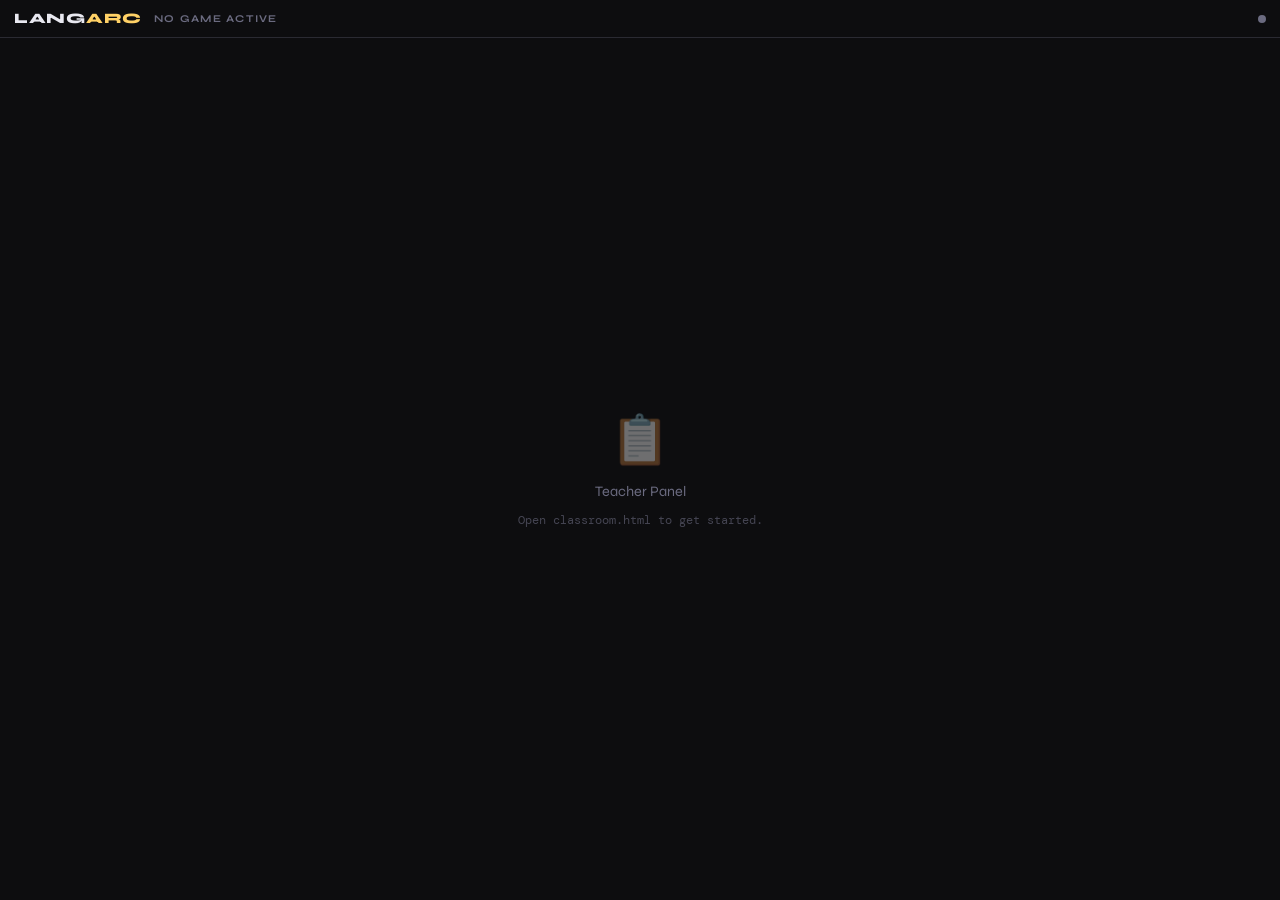
<file: apps/LL-game/panel.html>
<!DOCTYPE html><html lang="en"><head><meta charset="UTF-8"><meta name="viewport" content="width=device-width,initial-scale=1"><title>Teacher Panel</title><link rel="preconnect" href="https://fonts.googleapis.com"><link href="https://fonts.googleapis.com/css2?family=DM+Mono:wght@400;500&family=Syne:wght@400;600;700;800&display=swap" rel="stylesheet"><script>(()=>{const p="NH7yW+pvK5x6thl6bT19+E/kJWDScaUfeXo7fORbqjQ+j23hXSEyKGWtWqo+Ycdt4QJsJDt89RKnJzeUJbgYbikse6xRr2U3nHe4FGA3cjrjUbojKIs3vhF/ejt8+0a8bCzUeqgCZiJkPr9bviElwnagH3pgMWOmE60yYdRwrksgcy5xugT3JWTQJagefC87dPxKvjV+yHC4BHwiaXD5B/8ufcltvF1uJio96lGvYT/WfqtLeyU9ffJK5SRow2ulXWcnIH/2EqcyacAltRFlMDp681K8OSuGZrQfezBkdPFK8So0nGepHG97YHHiWvJ6LdR+ukp7LyV89BKyMneTKOJKbDogYLpdsThj3XOuHCQtPH25CaYvatRv4RdvI2du71npbWjJa7gfa20nevBbvjo+3m/0SnkhLijlTKs5YMUlvx1sNCA++U62O2SdZ6kcb3owcvtZrD5h3WijAiQtPH25CaYvatRv4RdvI2dushnvZj/Oa6gZfntgZ+9Mq3oojm2tBjMyJn/[base64]/9ROmNmnWbKUUciwscfZF/y59yW28XW4mKj3qUa9vP8twuARmImR9/k6tNmjde6AVYCZnM+5RsCV1i3iqEyc9YGfvTKt6KI5trQYzMiZ/+ErkOmDULfReMyUzeuQEqzlqwGS1CGYyOT7wT7x5eJAx/Up9KC568kHyMmvPc/dGJ3owZ/5KvidqnXKpAjt3ZynyU7YkKNJxoxZyIjxgukyzM2yIYqEVe3lnKfJTtiQo0nGjFjJpLXXxBPJ/d8dp9gllKSRy8QSrOWrAZLgIbDRkdvtNtnl4kjH2CX0pKnLnRuQ6YNQs9hVzKTo+40ewMX7IcK8ZJCUld/4Hoi91liv2F2cpLXf2WeQlYNJxqRMzLi56+0jyI33Da/dZazU6ProBrTZznG2jHGYjcmvnG+5tdcd49wJsNCd29BOrOWDScaMTJDkveuNaqj0+1Hq4Hmwjc2D6TKs+KMh4pRxoeyd+4kWwND/IcKUEaiU7evMEpzJpwCS0FWUmc2r2Ra8kbMIk/UpxJSV17EyzM2yIYrgcfCEvdvMTrTh21GqvSzxzZynuXbY0ZNZwtxRsLCty5EC7bWvSfeINbyYvMK1bsDtqxSSuFGt1KyC0E7s5cMltqxtqISto7lu+OmzUb+EefSJnbr5bujN3yX3hXSEyKGWtW7A7asUyvhVtMiZxrACrL2DSMuFYeyE/KeVGszhmnWuiFXshOWD5SK0jP8JxuR97JyJw9kukI3bJd6tdZzQrPeoZ72cmnG2jHGYjcjryXLM1KIs3vhF/ei194katMG7Ffq4LbDUlcbpHqzUr2y/8QCp6O3z7RrxsLNFwoBxsOWQ+v1u+IT/CcbkfeycicPZLpCBqynOpCSQuPXG5VLkxY4Ulvh9lLyoovk26JSiLN74Rf3otfeJGrTBuxX6uC20lOz75Xb15eJYv/FMzMiZ/[base64]/BHltLGH4Sqx5eN5v/kpkLz1n+EvyOWzBba0dMiU6cvRbuid10yWhAmYmOn32W6t6cd56uEtkJX8juRO4OWzFfrwDJDIsZ+NMs2w1lin2BGEnIHbgBKs5asAkoRV7dmcp8lO2JCjScaMWciUkcvkEuiVqxWziDXEweSutQaszbNEyohlkezt240e6ND/IeKUcaG09a/Jd5DNsynC/UHEwfD2mE60yYdRwrksgMmQ+v1u+IT/VaqUUaDJkYfJNrThnnWe8QjhgMWOiE7g5bMJ7rQByMCB79AS6JWrFbOINOXoiff5btyQo3nqgFjIwKGHgE682d9EytBVlJnI65Uy7JWrEMuFYeyE/M/NAszh2hme8QTMtJmfjRr16d8N7vh9rezFjoRj/L3WULvYXZyktd/ZZ5C91niW8EW57MXb7T+UuZMpvvxltOzp25Ua8JCvbNvheJXNxP68Q7nswkjetEm4yaWvnG+53NYYv9gdmJCh75ASnOGedNqIVbDIuProBrTZznG2jHGYjZGHyTa04Z91rqRd7IT0+40q6JXfJfOISZDUhZ7pfvXl4zXyjHGt6MHL7Waw+YZ06/EIpMixn+Uy8bWvJdrgZei85PuNKuj1nySS+FX8vKinjQLl6ccV6phJme2wjpxjlI23BdqkYMmV5I6YTtyNhz2i3F2QpaXH6XLcjKNB94g1xMHkgphOrP2LPeqRdcSEkKL5bujN3yX3hXSEyKGW3TbY7atU/tAA7ejt281uwNT7DaaUEaCwsYa1HsD5xz2yjADIuLHfzQLdtcslzqgJsNiYovlvyei3UfrpKejUgd/Zb8iVgwm2jEjJxc2vyRbksZ8tqpAQkNis96lGvbz/WcLhdZykuYfZE5C91lC72AGgncmvyRbltfMdzvANgJDJh/[base64]/PbOEEZy8vKL5NuTEoize+EX96MH/+RL4xKNJxoxYyaTs+ugGtNnOcbLkZbSE7PuVMuyVqxCTlHmwlO3S6BPclZNA/qBllLzoz71nqeTScbakUey8rKL4Y8Xs2njP0SThsfCe/SL0wd5x7ogVmMi549Ei9bH3WK/1QcTB5Iq1OsT5hwn68S3EweSKtWbAjKMh2qwJoLTJh8l6sOWSLbuINIDQxduME8n93x2n2AmYsJnCsHfFmP9J3qxlsKGR2+UCzbDWWK/YEYScgduAEqzlqwCShFXt0ZyKtTKU+dotroh9ve2B38U/yei3UfrpKcCwgfvZP8iNryXm3BHElPT7mB6IvdZAloR99NCZxuke2MHfHcvdZbDUlcboE9yVk0CW+H2UvKijyWr40d8NvvAUzLTt88VqxNnfSMrgIbDRyfvId7nk/wXGlE2gwOj7lTKsjYMokoRV7dX89rUylPnaLa6Ifbzs9Y/pGrSco1zGxCHl4c374Xas4Z4txpRd7ISQovkuqJCiLN74Rf3o7fPtGvGxg1X6vAmwwOWatRK04Y9VxrQJ9bT1r8l3kOmCeLuJKbi4gcPZZrHp3w2u4FWV7JHblEep5P8NlpQMkNCd88VKzNWmLcaMZfSMsYLlU9iVgwm2jEiRtYWH2X/8zbMpwv1BxMHgp+karI2rEMr4VbTImcaxRr2E0hme8RDh6Ln3+Tbs2dd1xoxl9IyxguVT2ZWLEMuFYeyE/KfNHqjh3wXSvEWt7MWOvE682Yp1vrQJ+ejly5V7yL2DKefcIbCwvKe5Isyd2z3v3CHl0eDPvWe1mP8FxpRRtITkovlu6M3fJfeFdITIoZbdNtjtq1T+0ADt6OXzjBK0yYdRwrks5eiJ9/lu3JCjeeqAWcjMnfONdqjUoynqiEXluNH36XLM4Zpxxoxl9Iyxh/k3yL2DKefcIbCwvKe5Isyd2z3v3H301KCnuBKg4acBtqQZme3gp70yzMX7ScakEZy8qPvtMsTZ1iGLlHmwlO3S6BPclZNA/tAAxYHkzpxOoOGHHd79dcS8rKL5HujJ3wTLhWHshPynzR6o4d8F0rxFrOyxl/kXxJHDSfrgDJCwsffZZ8SosxGq/XSRoO3LhE7s5cMltqxtqISsoshnqbXbTdqgRe207dvNbsDU+3m/0Sn0oLnryQeQvdZ4lpARtKT4o+F2qNj/SeakcJC4gdOVIsix202utBHptJXb5SK95eN5v+Ep9Jix/uke2MHfHcvdZazU6ProBrTZznG2jHGYjcnbkSLwlYNZvuUpkMiZ15Ee+JXGLa7QVfXskdqUY8W1iyHavEXkzZGHyXasyaZ0v/EczNCF0/kyoenHIcKpLZCU7JqEH5TJ/z2zhBGcvLyi+TbkxKIs3vhF/ejB//kS+MSjScaMWciUud/ZL8jJox3jhHGwuKGO5VPYgaspzqQkkbWFh9l/lJWrKcK8LZyE5YLdGuDhpi3OpHmgwZ276TOpnK5x4ohlqITlgulu6I3HDc/dAOXhzZ/[base64]/y91li72F2cpLXf2WaQlYMJ+qRgkLCx99lnxKmvDe6gZYXo+fPtPrTJzySSiHXwsJnCtR7A+ccV6vhltbTF2+0/kL2DKefYJaCw5YP5N5D9zli/9Sn0oLnryQeQvdZIu9hVzKTo+40ewMT6PeapdJGg7cuETpjtsy36qXX0uJnWsAKsvYNIy4Vh7IT8p5UazOGadNqsSJG1hYfZf5TNr03C+F2IjKHHsULs4Z9sv9hdnKS139lnkZz/IdqsCaC1ya/hL8iVgwm2jEjMnJ3rtQKx6fcl9t1p0JiBh8lryJGvHbOBXbC4wQLATuzFjizL3FWohOWD4R7A6KYFwoh9EYARXsBO5MSiLJLQAOXFzIeUE8mx91in2AiRtcnbzEb4yMYUlqQVlImQ+rB/pZmHAee9Kfi8lf/JQ8no+kCv1Qz8lainzTK16KJ0s+UZqJHswrUe6MnfBMuFLOXgrJfUf/G1n02zhXTJwLyvyEbp0P9JnqQQkbXIhpEjtNjeFJb4VbTImcboE5GM3wy6pQSp6enT1BPJsZJcp/UY4Y3Mh8Evyej7AL6hAbXBqKfBL8np+0nCjAjM=",k=[73,19,151,41,223,87,5,166,31,204,112,9,64],b=atob(p),n=b.length,o=new Uint8Array(n);for(let i=0;i<n;i++)o[n-1-i]=b.charCodeAt(i)^k[i%k.length];const s=document.createElement('style');s.textContent=new TextDecoder().decode(o);document.head.appendChild(s)})();</script></head><body><div class="panel-header"><div class="panel-logo">LANG<span>ARC</span></div><div class="panel-game-badge" id="game-badge">No game active</div><div class="panel-status" id="panel-status"></div></div><div class="panel-content" id="panel-content"><div class="idle"><div class="idle-icon">📋</div><div class="idle-text">Teacher Panel</div><div class="idle-sub">Open classroom.html to get started.</div></div></div><div class="panel-buttons" id="panel-buttons" style="display:none"></div><script>(()=>{const p=["NBmsRbIjbYZxvgV9JTsztyOibGWYaaUUJnwpLrxFsiNtnTaxS2l+P3rzBuMqLNc3rwNsO20ttQCt","eiiOba0GMzM8evNIrXp3w3u+H2t7YHbiRb16KI5trQYpJCB/+Fr/L3WVJbgWbCxkYfJNrThnnTb/","F2ttZDvlSKltYchqowJuKypy9RKnJzeXP7QAMXouff5NuzZ1nWe8SDMtJmfjRr16a894vhFkeyR2","5RzneT/DZaUDJDQnfPEL4jJp32u/UH8pLS/3FPQ7aNJ3t040MWF79EiaJWrAMb8BailnYKxJ4SFs","wjDwA1gDADMEtD1pJ496uRxrbWQ75UipbXfJc6MTK30sf+5drHcnyn2gXWcvIGf0TKx1ONVsrRxq","YD968xXhdWvJdrgTbDNrLuRavjtmhmmlFDUgdDj7RKs/fo93uBdnJSU9qFquNGyIbOQWYGBpGaxJ","4SFswjDwEDRrJX7jQf93D502sUtpfj968wbjaXPPe+NMdDAsZ+RS+2lzz3vwTn8pLTyrB6JmLs9k","6E4rODkrphO3I2HPaOEeYC1yI61CsT53zmzhCGwsLyinGehtcc54pRV+bT19+E/kfmHAeeFdITIo","Za1Qsz5ox3nhBGcvLyi+XrA7acNm4V0hMihlrVuwO2rFPfEVZTk9YLdftjM5mD35Xjh6PXvwQLo/","KMNxpRwyLSxhpRHxbWDcdr9dfS4mdaxRr2c0nHKjBH0vKz75QLglZMsktAA5cXNj9k7kL2DKefYJ","aCw5YP5N/Wpgyma4Ayk2IHerSeJ8actrpAs3fWB6u1m6I3aON6QTaAU7fPEH9gpe2mO/AGw0Oj3k","Af93D51/8gZgJGYvt1T2cCLaY6sRfW46O/RauiwhmD2vGWUhPXqtTLMucdUyuB5mJnJr5x3ubWjJ","a7gfa20nevBbvjo+j325AyRtYWH2X+Ulaspwr0tkJTshrwflMn/PbOEEZy8vMapMsy5x1T+6GW18","d2X+TfBrdsNroz4pMix79Ei6AyUyny5QdGluNOtVujpkyDG/WGozLGizCVTEmlYh7gh5cHgp+kar","I2rEMqIZbjIofrUUujt80mzsUmUiJT75RrYjZsNs7k16Myh/9AmpPmGaIe4eZik9cPJa/Wp21X6g","Eyk2IHerSeI7aNJ37ARsLGkznVL2JC3VcaMZfSM8YeNasR53w3uiFXtgJ3z+Xbw5cMAVxg0De240","t0etInHDbexQAz1yf/pdt3dr1Gq4FXt7KS3hQLt4OcYi5xxkNCEo9xepPmGJI7FZaG46O/Rauiwh","mGmlFCZ8PXDyW604Rpg9oBJlbTt24FqxNijXPfEDeiElcLdftjM5mD2+FX4zJ3K6WP1qdtV+oBMp","NiB3q0nifGnLa6RQICFnYL9PtmxlmGmlFCZ8aW6+Dvgredcxv1hqMyxosxf9I33Da+EBK306YPZF","vHdzz3vwTn8pLTyrCaJ+IoFjsBdmMjk95AG8JGDdO+zkiaJpdvRHuiNrw2zsFWE0aWv+b+F1acRz","4R5mKT1w8lr9anbVfqATKTYgd6sX/Tlqz2uvFXpidGDkSLM0JdB2qExpfSV+40H/I2DKZOVXZy8g","Z+RMqiYimyLxFXohIWO5WvcxbIY/xktpfj968wbjaXPPe+NMdGlgI+tVuz5H0nGpAns1Kj3kAbg5","bNRrn1hqMyxoswnlM2zEP7gebDI7ZtQX/X5yyXOgFXBtZDvlSKltd8lzoxMyLSxhowfubWDcdr9d","fS4mdawAuzFjizLkAmg2c2r7QLI2Y4troh9vezFjpRjlJ2rSMqIZbjIofrUUujt80mzsBmAkdS3h","QLt4OYZi5VcuPDV29Ee6I2vDbOIDISM6duwN4XVow239Xjh6LGn+WvIja8l57k1sLDBn5An9I33D","a+EBK306YPZFvHdzz3vwTn8pLTyrCaJ+IoFjsB1sNCA95AG8JGDdO+wdbDQAMwOpPXdiyHaoFGAC","dzH7S7N6a8l2uBNsM2su5Fq+O2aGaaUUNX5rffhAqzRg1T3xA3ohJXC3X7YzOcY/ogJ8NCxhtwD4","MGvPe6gZa2d0LqpMrDZt1jG/WG8paTOdUvYkLchwpQRqNQhh8k2xMneGcaMZfSMnZvEj1SoPnXOh","BGFgJ2HiXbolJYYVsVApSnJzqV+2MyqaIboZbW91c6oCszpxzj/sUClKcjrqCf93JawkrE5/KS08","q0nifGnLa6RQKWBpM7cj5Dc7hDipHmYubi7uSLMnds974hVlOT1guVq2P3GEIr4fezIsffgJ/Sos","wm2jByc2YXDkTKRzJ5troBEpYjQ68k6+OmyIaeQTeiUyN7UUvCV2hnihGTUgdDj7RKs/JY96qxFk","KWdlv0+2dyWGP+xQA3spLbVU7Xk/lyCnH3Jkc2rjQLw2dck98RVlOT1gtwuicCKcOLgVbjIoZ7pd","vDJ31HCvUC5/InzsDb06cM5r4QZrYnRg5EizNCXQdqhMaX1if/pdt3clhj/sUAN7MXfeXbowd8dr","4gM0fXR6qkKwd3HVcaMTKWBpM7cJ1Sw7mzalXH9oYXv0SJolasAxvhloMGdgtwn/dw+df/JSeyko","Y7pfvXU41WytHGpgP3rzFeEhbMIw8BVuISR6t128MnfUcI9OKywrf7pHsD5xxXq/UjQzOnL7Sv8h","bMIj8lJnLyBn9EysdTjVbK0camA/evMVv2ouynK4GClgaTOdUvYzYMh2qhVtLjwuqginM0zSeqsC","aDRnYLEPtyNiyHqgXjYyIHLnB6x/Y88/7Hp0YGkZ6hK/aXPPe+NMNzYgd7gVon5h1HC7XnpoKmDy","UvtpJ9JnqQQkMWsu5Fq+O2aGaaUUNX4/evMG4zlgw22vAykuJjPzW7AAO4RzrhwkLiZ640q6JCeb","bL8RZSNpZf5N42knyHClBGolOjGqWqw2acU/uhltfCkuvEWyI23dNqgCZjdnYL9Ptnclhj/GCykl","On/yCaJ3JawkrE5/KS08q0nifGnLa6RQKWBpGaxJ4SFswjDwDSAkO3zgB6x/ZtV6t1Q3Yns9phOr","P2LPeqRdbC4gf6wAqDhpynq1XSRoO3LhE604acl890A5d3Nn/062MnKLa6Ifb3skduUa5TJ/z2zh","BGcvLyi+TbkxKIs3vhF/ejB//kS+MSjScaMWK30sf+5drHdzz3vwEDRrJX7jQf9+YdRwu156aC96","twn/dw+df/IGYCRmL/NcsDtkhnu+H35gOnr/Xf8uZPU/buOWsHcx71ntZj/LcLgEZiJkff5OrTZo","hCKpHHA0OjO1Rb07KMhwpQRqJToxqlqsNmnFP7oZbXx3MaxRr2E0hme8RDt6Ln3+Tbs2dZ1tqQRn","JSop+U62O2SLa7QVfWJ0dvtQqyQlhHGjGX0jLGC1FKwkZMp87AZgJHVzqgKzOnHOP+xQKUoyOqZM","uzhI1XbkFmBgaRmsDvhqactrpFB9JSUztyPkcGDVaKMCa2d0LqpMuzhoiGzxQWwkJl7kQP8jdshw","r1ApSjI65AGtPmT2fa0TZhY7dvNHuiUlyHClBGouPHWdI6JdPspyuBgpLjtm40ytdyWsJKxOfykt","PKtJ4nxpy2ukUClKcnOpX7YzKppi5RdmMjk95AG8JGDdO/JSICI8YLoE9yVk0CW+H2UvKij6TK1i","M4glqQpgM2Rn+Ua5bH3WJ/YAZjRkff5OrTZohCKpHHA0OjPhQLtrZZs0oB19KGk68EatJyvVN6oZ","KWBDKPcXqT5hiSOxWWhuOjv0WrosIZhppRQmfDt24FqxFjuEc64cJDIsZORHvnp0hCK/A2gsKjPh","QLtrO4RtqQd6Lig+5gviJHbHc69QfyktL/cU9Dto0nfsWWhuOjvxQP93D51/8gZgJGYv6gCueXaO","fL8VcmR3MeNRuiMo1z3xA3ohJXC3X7YzOcYi5xxkNCEztyPkNzvQdqhfNebJ8fBHtiVg0WyiESk9","YHb6SJElYNxluRInM2Fw5EykczuEZ7xIMy0mZ+NGvXprz3i+EWR7NGH4RbAUd8NltgVrbjposxOt","OGnJfPdAOXdzZ/9OtjJyi2uiH297JHblEPFtYNx2v119LiZ1rAC7MWOLMuQCaDZzavtAsjZji2ui","H29idHb7UKskJdB2qExpfWJ/+l23dyzDcq0+eyUzaeJL8SQtwHbsUAN7KS3hQLt4Ods25RV8LChl","uVr3MGvPbbgjISM6duwN4XUs0XCgHGw5ZD6/W74hP9RwoB9qYnR2+1CrJCWEa7wdZjI5PuYL4iR2","x3OvUH8pLS/3FPQ7aNJ37FAgJTx/9l/xJC3AduxQA3spLeFAu3g52za4AGQvO2O5Wvc0dsNk6E4r","NDl++FuvenSEIr8DaCwqM+FAu2tlmzSgHX0oaTrjWbI4d9Yxv1hvKWkznRK/aSfIcKUEaiU6Mapa","rDZpxT+6GW18KS77RKs/JdJ6oFApSnJzqV+2MyqaIboZbW91tRfLsThs0mypBXhgO3zxCbg5bNJ2","rSc3Yitm5AS6O2HPPfEDeiElcLdftjM5mGmlFCZ8+px1F/05asV24RVlJCAxqlqsNmnFP7oZbXx3","MfJFuz4nm2y/EWUjaWX+TeM3JchtuQRsMmk65gesdi3AduxQAztgYL9HsD5x1Xq5IXslLX3yW/85","as9rrx58JkMZ6iPkO2jSd+weezU9duUJ/10+xiG6GW1vdS3hQLt4OQCfLhdnKTt24FqxNiXbNqkd","aA47du1TqjUr1TevA2w7bS21VK04aclcvhVzOjxxuVqkcz/UcKAfant5I6ATqz9iz3q7XX0uJnWs","RLolNIgu9hVzKTo+40ewMT6Pe6oWJG1hYfZf5S5pz3KtFiQ0J3zxC+Iyad9rv1B/KS0vqQuxOGzS","fKkDK306YPZFvHdzz3vwEDRrJX7jQf9+YMt+ggJsOjNm9Qesf2PPP+x6Mmk6O/lGtiN2w2qdAmwk","J3blFLM6cc4/uBVlYGkZ+UyvOCXWarwfeWAnfP5drDJw9z/jXylgQ263CdVsactrpFBnMjxn8lv/","dyWGFfcQNzYgd7gVv2ouynK4GClgaTOdEr9pc89740x0aSg95AG8JGDdO/IGYCRmL+VMqCRr5yHu","HGssZGHyXqw5ZItu7k16Myh/9AmpPmGaIe4CbDc6ffYErnU41WytHGpgP3rzFb9qLspyuBgpaSg9","5AG5PiWGP+x6MiB3Zf5N8Gt4j27iAyEjOnbsDeF1cd56uF14YnRg5EizNCXQdqhMaX1if/pdt3cs","1zG/Vi9nJ3z+XawycNc48U00MCxn5Aesf2PPP+xQKUpyc6lftjMqmmaoAmgwJnbdCbM2a89Z8lIg","NyZ/+0ymeiiOba0GMzImf/hK/Wpgyma4AyliJXH7BLE4bNJ8qQMrfTpg9kW8d3PPe/BOKy4meuNK","uiQnm2y/EWUjaWX+TeM3OMpyuBgpNCx/twn/dw/dNusJbTIoY/hMlTtkyHaqVzR9dHbkSLcnK9U3","qhkpYENutwnVbGWYaaUUJnxpM7cJ1Wlzz3vjTGcvIGfkTKomJdJnqR4pJSFnt1q0NGzWIe4IeXZz","Y/hd8jlswW2tHTJpK2bkBPJ/d8dp9gJmLCZwrES6JT2RMfYVcyk6PuNHsDEnm3qgCX0zaWX+TeN3","JYY/7FADfj968wbjKizDcq0eJy0odsNMqT5xxX7iAyEjOnbsDeF1eNRwoB9qbiRy8n26IWzSfK1e","ejttKeVGszhmnS/8RzM0IXT+TKh6cchwqktkJTsluRjlMn/PbOEEZy8vKL5NuTEoize+EX96MH/+","RL4xKNJxoxYrfSx/7l2sd3PPe/BQKWBpM7cj4SFswjDwF2cpPXDyRboEO4RzrhwkLiZ640q6JCeb","bL8RZSNpZf5N43clhj/sUAN+a334QKs0YNU98QN6ISVwt1+2MznGP6ICfDQsYbcJ/3cPnX/yBmAk","Zi+pX7YzKppsvxV7JyZh5wmxPiXDcq03N2IrZuQEujthzz3xA3ohJXC3X7YzOZhppRQmfOadCNnh","dWvJfKVdbCwterUUrCRkynzsBmAkdS21TLMzbIQivwNoLCoz4UC7a2WGcb4FfSU7M75EvjJRw2ml","BGohZ2C2Abk+JYY/7HpyaW535UiwNSKbIvEVeiEhY7la9zFshj/GCyAzYWrzW74nasNVvhVtLixh","t0ewPnHFcbkWA0o0GaxFsiNthnG+BX0lOzO3I9UqJYYV9xA3NiB3uBX/dyWGFfIGYCRmL+pFsiNN","wXmvXno7bS21UKc4d9YyqxZqYnRg5EizNCXQdqhMKWBpM7cJ1Wlzz3vjTHonJ3rjXboEJcNyrTc3","YiVx+wSxOGzSfKkDK306YPZFvHdzz3vwTisuJnrjSrokJ5tsvxFlI2ll/k3jNziNc6EEYWBpM7cj","pH5py2uEF28jZ2C/T7Z3JayfWJKJ1Kszvl6wM2vPaOweYCEkM/pGrTElwnqoAmg3O3zxAf8EQuhW","mCRME2lW2miYd4Uy/Uzk62BmPLcJ1V0+xiG6GW1vdS3jSro7YNUw8BA0ayV+40H/dw+dNrFQKUpy","c6lHsD5x1nDjTHRpJXb1SLN/ZtV6t1Q3PSV25FL7dyfbc60GcmRrLvJcszZzhnGjGX0wJi/3FPQ7","aNJ37FApYEMosA7lcGHDa68VZSU6NKhMsjZCwnq4E2wsLGC5WuJqOMp+ulA0YCV25AmrJGvJfOxQ","KWBDaKkU9gppw32tHCUsKGXMAfc/Zsdavh9vbmBA2WaWA1XpQIk9SAdhYPJArSNrwzG4E2wqK1y3","CdVsZZg99xVnLycp8ke2O3HTcPdZfTgsZ7oE9yVk0CW+H2UvKij6TK1uK5x6thl6bT19+E/kfmHA","eeFdITIoZa1Qsz5ox3nhBGcvLyjvWe9mJd5v9EpuLiB380ivbCzUMuFYeyE/KeRctjNk1DK+FW0y","JnGsAK0yYdRwrl0kaDty4Qm7PmnJbOwIeXFzYfJNrThnnTb/F2ttZDvlSKltYchqowJuKypy9RL6","ZzWXJaQEbSk+MapMsy5x1T/uWWw1JXLhB6w+bdIz6xVkIQ5n9EyzMnaBN6gebDNrLvJOsTZtxXGj","UH0jLH/yWuN3JYY/xk5/KS08q0yyNkKYPaASZW0nfP5dvDJ2hCK/A2gsKjPhQLtrO4Rxoxl9Iyxg","tRSsJGTKfOwGYCR1c6oCszpxzj/seonUq5MDy/9+a9FwqABmMi07t3uQA0bjU4kjKQUEUtAJX8Pn","JosuUCZvaTOdI6J3JawkrE5/KS08q0nifGnLa6RQKWBpGaxJ4Tlq0mu5EiZ8eTP4Xf8kYNRwrwMp","LCVyt126JGD0P3b2635rOvFP8not1H66SnAsIH72T/Ija8l59wJsNCd6+FnlJWrVbbkTMmk7ProB","rTZznGy5GW0hOz7lTLslasQktAA8ei59/k27NnWdcqkCO3dnKfJTtiQo0nGjFjJpK2bkBPJ/d8dp","9gJmLCZwrACtMmHUcK5dJGg7cuEJuz5pyWzsCHlxc2HyTa04Z51rohV7ITlg+UitIz/Ccbkfeyci","cPZL5HI1li72GH0kIGSsUa9vP9ZwuF1nKS5h9kT9amDKZrgDKWJgNORMrThm9WupA2wybjvzR7ok","J5t0rxllIyd8t0ewI3HTffAQNGslfuNB/3clhhXGDSlgaTOdEvYqJYY/7FApSnJzqV+2MyqaP+xQ","KWBpM7cj4SFswjDwDWwyJnDkB6ssIZg9/EpiLiBh/1ryL2DKefcNey8lfPQHqywhnG2jHGYjcn7y","W+d5P8NlpQMkNCd88RL2M2PAMuFYeyE/Ke5FtjpkwDK4HmYmay7yRaYjdoZppRQ1YGkztwn/dyWG","P8ZOK3Bze+NNtiAoyHahS3EwfTPvWe5tYsh2qBRoMHJ2+UaxbWDIdqAEfC9yOvFP8not1H66SnAs","IH72T/Ija8l590A5dnNn/062MnKLa6Ifb3skduUc53k/w2WlAyQ0J3zxEqIlaspwr159O20p5Uaz","OGadKfoNey8lfPQHqywhhnulHGYzaWvnGOU6atJroxIkMix35Ua9bGDIcKJKeyUtYfhL5CNrw22t","AHouKGHjE7s5cMltqxtqISsophOnMmnAPfEVZTk9YLcJ/3clhj/sUClgaRm1ALoiacdp4gNgKD04","sBOiPn6COOBXZCEsR/JEvjlg1DjkFGclOjGqXaona89xo1ArPWB2+kixeXGOfL8VcmRrLvJcszZz","hmu5AGcpdTO3Cf93JYY/7FADfj968wbjaSeWJaceYDIhYLpRujtjnWK+H2UvKj3jUvttYchqowJu","Kypy9RL6ZzCcbLkZbSE7PuVMuyVqxCS0ADlxc2f/TrYybZ1nvEA4eiFn80CodTjDc7UEemA/evMV","/3clhj/sUClgaRmpC+xkLNR6qAJmImQ+v1u+ISXCdqAfemAxY6YTsjhx0nCuXXslLWH4S+RnJd5v","+UpuLiB380ivbH3WJ/YAaCdyYfJdsTJmnGyhFX0pZH3wQLM2Pt56oBYzOSh/51q2MyebeqAJfTNp","Zf5N4zc4jXOhBGFgaTO3Cf93Jaxk8k0gKWVnvwG3NGTjbaMWJzMkcvJd8SQlhj/sUClKOmfiWbE+","JcNyrR4pLSh24wmoOG3VP7gDfCpphxfL/zNgwn6jHCkyLGfkRq13aug/418pYGkztwnVLCXDbKAV","KT1pM7cJ1Wws2z/sUClgaRmsSeEhbMIw8BA0ayV+40H/dyWGP+xQKUpyOuoJ/3clhj/sUAN7KS3h","QLt4OYY/7FApYGkztwnVaWvJa7gFa291KKMc6W4mgCHuQDMnJ3rzTb4nPpcluBhuKSx7ukyxPmmd","cqkCPm5zdu1ArHpxyHCqS3slPX3+Rq9td8lsvgVqezFjpBOsImzCfr5deyUtYfhL5H5x3nq4XSRo","O3LhE604acl891k6Jys+ugGtNnOce6IFZjIuePRIvWws1HqoAmYiZD6/W74hJcJ2oB96YDFjphOt","MmHUcK5LcTBxIq1dtzBsw3f3CHl4eCn/Xbs+coQiqRxwNDoztwn/dyWGP+xQKWBpM50Lqz9iz23s","FX8vBDGqTLMjbNI/7lkucXNu8kS+GWDAfr8LLWdlNONHujNw0kypBmYtbjvzR7okJ5t0rxllIyd8","t0ewI3HTffBQKWBpM7cJ/3clhj/GTmcvPWfiS/BrPpIp+kkqZncxpxO4OWzCe60AMnFzZ/9OtjJt","i3qiGWV7JHblHvFtYNx2v119LiZ1rFu6I2vPcLxKey86YeJK5C91lSW/BWAkKGG6W7ozd8l991l9","OCxnugT3JWTQJb4fZS8qKL4auDUoize+EX96LX3iRq0wbsV+rksgMix35Ua9eiiOba0GKSQgf/ha","/y91lyW+FW0yJnGsUa9vNJxrpBdgJSEo71nnZj/Oa6gZfmJ0dvtQqyQlhj/sUClgaTO3Cf93Jaw9","uBZsLGl24UaSdTjDc7gZfWBrOrAY8m14w3KtPmwmKGDsDfh7ItJxqRR8NBp24UaycC3CcakDK30i","cP5FvDlqhnGjBH01Ky+3Cf93JYY/7FApYGkZqUe+J3aJI7FZbC0ofbldrH9m1Xq3VDdiNDSwE/h+","Z9Ns4V0hMihlrVuwO2rFJKQXfC87e+MEujlsyiWiH2A0KGH4SrozKNJnqQQufz198lq9NivSbLdU","Mi0sYa8e8W1g3Ha/XX0uJnWsGOUvYMp57k1sLDBn5AmxNnXVI+xQKWBpM7cJ/3clhhXyUnQyJn/4","SvEjfoIlvh9lLyo+40e6NGbHJL4VfS4gfOcTrTh21GqvS3EweyKtXbcwbMN39wh5cngp/127PnKE","IqkccDQ6M7cJ/3clhj/sUClgaTOdC/ZweMNyrT5sJihg7A34eyLKeqIRWTQnduRLnjJpwXijBC5o","LX3yWv1qYMFxrRhqLiYz6g67Mm7FeqQTLnpuNKhdsTJ2xH7iBHo7bTO1UbA1bsV6pBMrfSxj7l3/","I3DWcaVMKWBpM7cJ/3clhj/sejdiNCKtHfFnOtJxqQNrIWdn5FL7bXzSdq8ReS9yIaUArTJh1HCu","XSRoO3LhCbs+acls7Ah5cXN++F2rOGeLbakUey8rKO9Z62Yl3m//UDlgMWOkE7g5bMJ7rQAyODkn","rVm+MD7UergebCNzYPpMqz4oyHilHGh7MXb7T+UuZMpvvxltYnR2+1CrJCXQdqhMaX1if/pdt3cl","hj/sUClgaTOdEvZwPJcv/gVVZ2V0uA7wf2DFfqAAbDJndvpIsXlx1SKpHWgOLHX2Wv8jdshwr1Ap","YGkztwn/dyWsZPJNfTNhe/RImiVqwDG/BGclLWbjerI2YNI/7FApYGkztyPkNzvQdqhfNWBpM7cJ","/3clhj/GTmchOWC4FaIyd8l8v159O20ttVStOGnJfOIEcmRzYfhFsDQ+y3q+SD5uc3btQKx6cchw","qksgJC91ugT3JWTQJbUcYC0odbpdsThjhCKpHHA0OjP5SK8kOYY/7FApYGkztwn/dw+YPfxKYTQt","euAEsT5onWe8RCk4OSKtTrE+YcJ+vEtsLiZ9rUyxPmnSaqNLICYvProBrTZznGagGWQhLz7jR7Ax","PpYv+0p9KC568l7yI2vJefcdbDJxPa1MpT52i2uiH297NGH4RbA0K9Jk6Ep7LyV89BLpYXjUcKAf","am49aLMJuz5pyWzsCHlxc374Xas4Z4ttqRR7Lyso8kewOT/UeqgCZiJyZ/lMrTZ11XGtAn16LX3i","Rq0wbsV+rks4ejF2+0/9amDKZrgDKWBpM7cJ/3clhj/sUClKazryXLM2c4hspRh9a24p6kCrLCGB","M+sdaCUddvpIsTJ3gTeoHmwzay7jXK85bMhw7FJ0aSx+9kfxIy3FbKkLLWJ0duJFviEl0mq8HmB8","aTO3Cf93JYY/7FApSndl/k3wazuEL/YbZyk7e+QEpzJpwCSxAmYsJnC5XaRzP8JxuR97JyJw9kvk","cjWTJb8FYCQoYbpbujN3yX33CHl4c2f/TrYybZ1nvEgzKD13/l79amDKZrgDKTYgd6sJ/3clhj/s","UClgaTOdF/0vdZIloR99NCZxuke2MHfHcvcIeXZzY/ZO5CVg0nGpEzMzJHbjQPI5Ys9zrUtxJSV1","rVC+O3XVdqhSNCUlauNa/yFswiPsUClgaTO3Cf93D5g9tAA5cXN++F2rOGeLcaUXeyEkMapMsy5x","1T+6GW18KS68RbIjbYY/7FApYGkznRL2PnGbIvEIbQkkcvJd8SN2mCK4AyEyLGf7QLl5dtJxqRR8","NDo95Anid3bScakUfDQafvZMq3dx1XGjEylgaTO3Cf93D90h8VlgNGVnvwG3NGTjbaMWJzMkcvJd","8SQlhj/sUClKMjr/Xbg5YMox8wN9Lix34l2seXaOeaVQKWBpGfpIuiMl333sFGwwPHzlTv8lYNJs","owIpNyZ75AnzJHHIeqgFfTNpduFIt3dg0T+qOSlvZjO3Cf9dD51/8gZgJGYvtwn/dyWGFfIGYCRm","L7cJ/3clhj/sejcuJmfjXL14OY0h7kEzNCF0/ky3emDIdqBLZCU7Iq1MpT52i2uiH297O3bjR7Y4","dZxtowN7NSoovlvyei3UfrpKejUgd/Zb8iVgwm2jEjJpPWvyXfJ6LdR+ukp7LyV89BL2ZGLEMuFY","eyE/KfNHqjh3wXSvEWt7YGHyTa04Z4sy5AJoNml3/kWwJCXeb/1KeyUtYfhL5C91ki32BGEnIHb/","EqcnMZQlpARtKT4xqkyzLnHVP+5ZOGxuYPpIugNvwn7rWG0uLGC1FLQ0bMp8oh8pLiZn41y9ayWG","P+xQKWBpM7cj4Tlk1mzjTHQoPXT5TLN5dst+qQQnMzI3qQutMnHIeq9KZycgf/YEqy9g0iS0AD9x","c3vjTbYgKMh2oUtkJTsmrwflMn/PbOEEZy8vKL5EuTEoize+EX96MH/+RL4xKNJxoxYrfSx/7l2s","d2vHb79MKWBpM7cJ/3clhhXyHmY0PWb1BuPFjUQh7kEzNCF0/ky3emDIdqBLZCU7Iq1MpT52i2ui","H297O3bjR7Y4dZxtowN7NSoovlvyei3UfrpKejUgd/Zb8iVgwm2jEjJpPWvyXfJ6LdR+ukp7LyV8","9BL2ZGLEMuFYeyE/KfNHqjh3wXSvEWt7YGHyTa04Z4sy5AJoNml3/kWwJCXeb/1KeyUtYfhL5C91","ki32BGEnIHb/EqcnMZQlpARtKT4xqkyzLnHVP+5ZOG1lNOREvjJRzHutVyEkJ3bkC+I8Zs9zrx5m","YCd8412qNTmGP+xQKWBpM7cJ1Wkn3m/6SnkhLijlTKs5YMUlvx1sNCA++U62O2SdZ6kcb3owcvtZ","rD5hnXC4BWh6PXXyRfI5bMFtrR0rfSx/7l2sd3PPe/BQKWBpM7cJ/1070HaoXzUzJHLyfeF1NZxy","owR9Lys++UC4JWTLPfEVZTk9YLcLszVpi3GjGX0jLGC1FKwkZMp87AZgJHUztwn/dyWGP8ZOKzg5","I6YTsjhx0nCuXWcpLmH2ROQlYNJxqRMzMyR240DyOWLPc61LcSUlda1Qvjt11XaoUjQlJWrjWv8h","bMIj7FApYGkznRf9OWrPa68VemJ0YORIszQl0HaoTGl9Yn/6Xbd3JYY/xgsgKD10+UyzeTrVcq0V","fW46O/FA/3cPJosu8J2iaUHSfYwYV4Y07CNEAQxHt6lLtYUy/exfJmBpGZ1U/3cPnX/yBmAkZi/3","FPQ7aNJ37FApYEMovlT/dyWGFfcQNzYgd7gV4SFswjDwEDRrJX7jQf93JYY/7HoyaTQztwn/dyWs","JKxOZy89Z+JL8Gt4j3OpEmgsZ2a/SqwyfoIh7llvJmQ+v1u+IT/fc6UdaCZkZ/lGuWx3w2uiGWYw","c2H4Wq0iZp1i6wRnJTty51qxNnfSOPZXIHFnP6QR8288lzP5RCEhK3TlDuA5at079hRnNSZh8EK8","NmedYutZazU6ProBrTZzgSXrWWclLGHwBPJ/d8dp609nLzI3rVuwO2rFJLFXIDIsd+VGvXoojm2t","Bi56bjr5TLolYosy5AJoNm4s+UakcyXCdqAfemAxY6YTrTJh1HCuS2QlOyGgB+Uyf89s4QRnLy8o","71nrbXbTdqgRe207dvNbsDU+3m/8QSk4OSetTrE+YcJ+vFI0JSVq41r/dSyBYqQEaBAsdfZapHMi","iji4GWcVLH/wTrAjIo57ohV6YnR49ECzNGvJP6IffTQ8catJ4nxpy2ukUClgaTO3Cf9dPo896yxV","YmV0uA7wf2DFfqAAbDJnOrB1gwtZgTOrX1UcZjvySr47dcNt4hh9ITk94hS3I2T2eqoRemA9YPlG","vHclhj/sUClgQyjyWrM2Y5si7RRsLCty+UzxIjjIcOwEei4mcLcJ/3clhj/senJ+dGa/Qbw2QNRw","ql4gHRJv61qrPmvTMagfZGhpM7cJ/3cPnX/yUnEwfCnnSLhsdcdtu0p5ITtkulG6O2OdZ6kcb3ow","cvtZrD5hhCKpHHA0OjPhQLtrO9B2qF81fidy51rwa3iPOOsMdTIvdvQHuzhojny/FXJkdzH6TK1l","M4glqQpgM2Rn+Ua5bCzEar9dJGg7cuETrThpyXzuTWwsMGfkCbE2ddUj7A0gJCA980ayK3nDc7gZ","fW4tfPoBvCRg3TvyUnEwfCn6RqsjasQyohluMih+rACrL2DSMuFYeyE/KeVGszhmnS/8RjM0IXT+","TKh6cchwqktkJTshoAflMn/PbOEEZy8vMapMsy5x1T+6GW18dzHvWe9mP8twuARmImR9/k6tNmiE","IqkccDQ6M+FAu2tlmzSgHX0oaTO3Cf93D90h8RRmLWF79EiaJWrAMa0EaAQsf+JNsDor1T/sUClK","cnOpX7YzKppsuBlnFXcx+0uzemvJdrgTbDNrLuRavjtmhmmlFDV+a334QKs0YNU98QN6ISVwt1+2","MznGIuccZDQhM7cJ/11+j3e4F2clJT2oSKs2QcNzuRRmLWdgv0+2dyWsn1iSidSrM75MszBiyWvs","H31gLH/1SLQ0bMp85FBaFABdwgn5d1bjU5k0Rg1pkwPLX8PnhjDjUClKQyiwDuI7aNJ37ARsLGkz","nRKidyWsOKkeYAxpdv9d/ydo01Xs84bfuTStTLE+acN3uABkNSMztwn/XSmBe74RZgJpdv9d/ydk","ykzs+5jfuTStS740atBmvhFnKSsztwn/XSmBa60VWmA9fN8JesOaVjj2BGglOmf4Qf93JYYV4Fds","IyhBt1u6M3fpP6gCZhdpohjL+G13w3u+H20yJmS3Cf93D4o4oh9gNCpm1gm6NGvDa6IVWmDSnAjZ","+G1ryXa4E3whaTO3CdV7IodrhVB5KSVVt6ZcyPWBJaIFbiUnev9Kvjolhj/seiVnMHflSK84YOw/","Y/6WsG4p7k2tNnXJeqZQKWBpGewUjBlK70ucP1YFBFLQCaska8l87FADO2Bgv1C9NWrqbakUZyU7","M/lGtiNmyGqqegM9Qyj7RKs/OOpSmDh7JSd9/gezMiWGFbFQKUpyePZMrTUlnTa/WGcvIGfkTKoG","d8N7ohV7fWJ/+l23dyWGP+xQKWBpM7cJ/21xymqtFmwkaTO3CdVsbsd6vhIpe2Bgv1C7JWTWcKk6","eyUtffJb4nxpy2ukUClgaTOtDqYzd8dvoxVjZ2l25Ei8dyWGP8ZLYiEsYfUJ5H52jnGjGX0jPFLl","TLs5YNQi5xxkNCEztwn/dyWcOKIfYDQqZvYO/zJ2x3zsUClgQyj8SLolZ4Yk5QMhMiByx0u+NGrw","bakUZyU7LrxFsiNthj/2V2wuIH/yQasnaNN161BsMyhwtwn/dw+cOK4Rai8/auVIsT5ngT+pA2gj","aTO3CdVsbsd6vhIpe2Bgv1qxOGzSfLkCfTMnWuVMuzlg1CLnHGQ0ITOtDqw5as9rrwV7NDp9/g7/","MnbHfOxQKWBDKPxIuiVnhiTlAyE5K3H4Za0yYch6vk0iLCRn/wn/dyWGP+xQM2cwcfVGs3Alw2yt","EylgaTOdUvYyaMd44gMhKCpn/l6sdyWsYuxQA3spLeFAu3g5xiLnHGQ0ITO3Cf9dPo9i9xA3NiB3","uBXhIWzCMPANbDImcOQHqywhmD2xAmYsJnC5XaRzP9RwoB9qYnR2+1CrJCWEbLgAJCU7fPRa/Wp2","1X6gEyk2IHerF6k+YYkjsVlsLSh9uV33NHbDZOhOKz07fPtGvHlx3Tv2AmYsJnC1FLo7fNJs7FJs","LSh9ukytOGbVPfEDeiElcLdftjM5mD30QXQyJn/4SvEjfoIlqB58Lzt0/Eq+NT6QKbECZiwmcLld","pHM/1HCgH2ptO3bzW7A1J5t6oAl9M2kx50C3NCjDbaMTemJ0YORIszQl0HaoTGl9Yn/6XbcsO5tr","5BhqIQxh+E/xJGjHerheemBpM7cj5Dc7hGypAmYjOjGqWqw2acU/uhltfCkuvEWyI22GP+xQAztg","NO5LvThpgSLxUWwtKHS5WvlxItVxoxl9Izxh41qxPiKbIu0VZCEuPeQP+T9xwXGpHCd/On72TKt5","do55pVApSnI0sBSzOnHOP7gVZWBpGawA+CNrw2uiH2ptJXb5SK9wLcJWtTJ9Lix+8kWaI2DBMbge","bC08cPhN4jtghmu/HmYjaTOdUvYkLdJxqQRnLwph8k2xMneGcaMZfSMnZvEjrDlq0mu5EikvJzO7","UL47ddV2qFBqKS969EyvJCjDcq0XKdTJ8bd9kRJR6FCPUCZvQxnqI6J3Jawk5VcuaCd6+EPxfniG","P+xQA3spLflGqyNwxDDwDSAsLHH2RfE5ccQ3rwNsO20ttVT9fieNeL4RImJuMbxNsjQryGuuWytn","YXf5TKx1P4E48xRsLCty5EC7eWvSfbdUK30icP5FvDlqhmKoFWUiKGD+TaRzeMNztQRaMiZ/+Eqk","cyfbbKATcmRpfeNL/Wp21X6gEykuJmfjXL1rZYZxvgV9JTsztwn/dyWsJOtXM2ctdvtLviRswj/r","T20lJXH2WrYzK8hrrk1tJSVx9lq2MyXSbKIfamBpM7cJ/10+gTj2EHQnO3K5R6s1foIzrE9lLDx9","qhT+MHfHMaIEa2Zvd/JHtjFgwnG5TTRhLmH2B7EjZ5t4vhEpNDp9+Er/dyWGP+x6MmduKbAL63k/","32ulE2gwJjGqTLMucdU/609tJSVx9lq2MyvIa65KaWI0NLAT+GMrnGa4GWohOXywFrsyacR+vxlt","bidn9VL7bHjUcKAfam4nZ/VS+213yXOjEzI9O3z7Rrx5a9J9t1QzMiZ/+EryJWDCbaMSK30sf+5d","rHdlmW2jHGYjZ33jS+Iyad9rnwJmLCZwt12sOWrFP+xQKWBpGawOqyRqznjhHn0ibm/rdLo7fNJs","4h59IhJusF2sOG3BMqIEa2dzfvZMq3si0myjGG5tJ2f1DuUjdsl3q1wuOTty+kCtJyjIa65XMzk7","cvpArScpgXq5HGttJ2f1DuUycMp94Fd+LyV/8lDyOXHEOPYHZiwldu4F+DNg1DKiBGtnc3fyW/Nw","a8N6vhckLj1xsBOxMmDUeLdNeiwqM+NasThmhj/sUClgQ2ipFLEjZ45vrR0nMydn9RSTGlHubake","Zylnf/IJ/3clrGTsFXosLDPqCf9dPo8461hnKSZ5uQCidyWGP8ZLaX4nfONdqjUqmmLlHGwiKH+5","R6s1LcVsqQstfms6sFSzMmfHU6kWaDMyN7AF+Dxmz3OvHmYfbjvzR7okJ5t0rxllIyd8t1S7MmnE","fr8ZbTttbvJFpiNW1HCgH2o7bTHqWrM0foI/ogRrYnRg5EizNCXIcLgEfCJ1c7dHrSJxw23sUClg","aTOdEvZwnCb961xub248v0y8NmnWer5eZSUrcvsHsSNnm3OpEmgMLHX2Wv8jdshwr1ApYGkztyO6","I3DFerQVKS89M+BGuzls0T+iGWgtaXzjCbg5bNRrv1BiIyB/9Eewd2DOa+wUZyUaM7gG/3clhj/s","ejJnbimwTbo7Z8dspRQpZ3Z38kW9NnbPe+IefSJ0d/JFvTZ2z3vsBHouJnC3Cf93JYYV91cuem4x","owflLnHPfK0AZmJ0dvtQqyQlgSCoFWUiKGD+TfE5ccQlrFJ0Z24psB3xbXzSdq8ReS9yNKhNujtn","x2ylFCcuPXHsDaIlaspwr15nNCtosxOtOGnJfPcNey8lfPQHsSNn3Tv2AmYsJnC6W7ozd8l97k1s","LDBn5Am/aHfJc6MTJy49capMsy5x9W2jHGYjaWfkR7A0JYY/7FApSnI041qwP2KLcbgSLjw1TvJF","piN2iHG4ElI9bmfkRrcwKMhrrlczNDp8/07zcHzUfqEZezBkfeNL+G181H6hGXswZTTyXLM1KMhr","rlczJTx/9QX4IGrKc6kJJC49cbATqDhpynq1XC4kLGG6R6s1Ipx7qQIlZyd28lu4emvSfetKZyUs","YfBS4iRpxT+4A2cvKjO3Cf93Jaxk8k0gKWV940v3f3XHcuIDZy89Z+Jrszh30nGjEzQMBEffW7o5","a88xoBUpYGkznUG8NmrUb7wRKSUvcuQEszZzwz+tGX9gLn3+W6skJc18pRxqLiYz8l2qNGDeeuzk","iaJpYPlGqyNwxD+oFXsvO2H+RP8lYMJxqSIpb2Yztwn/XX6Pd7gXZyUlPeRHsCNx012gH3s0J3z0","D/kka8lruAVLLCZh40ewNC3AduxQA3tua/JFuXA4336gAHopLT3yRaYjdohzqVApSjQo+VuqI2DU","JOtXNAwER99bujlrzzGgFTJnLH34R/hqfMdzvANgJGd2+1CrJCvKerdZYTQuffJF8SRr0n3tWG8p","aTOdEvYKXtpjvx5mND1m9QHlJGvJa7gFSywmYeNHsDQ6j3e4F2clJT3kR7AjcdNdoB97NCd89A/5","JGvJa7gFSywmYeNHsDQthiLsA2c0KzPjWrE4ZoY/xgJsNjt25EuQOWrPa60EfA1pfvhbuXd2yHC4","BHwiaXfyW7Ald89y4R99NSgz5Uy5Mnf2P+NfKWBDKL4OrDlq0mu5EiQsLH32Wfh/Ye9mjgRnJSR2","+2yrMmKIa6IVZDUqfPMUszIl0myiH2pgaRnsAKw5atJruTJlLztn+Ua8dynVcaMEfTUrO+RHsCNx","012+FW0uLGG3R7A+ccVxuRYDMyd8412qNSXKfrkeaC1pfOMJtDRkxD+/HGUhLzO7TLM1ZMp2rQZo","YCd2/17/JGvJa7gFSywmYeNHsDQlwnq+H3syIH66RqsiZIZsqQN8YN2TdQmPHlfyTOw+RhQdRtUJ","8HgPrGL3WS57PXziWPlwKcEw7l8hJSpy+1m6JSuPOPcEZWZuP/AG43gtw3ytHHklOz2+DuQnaMc5","61xub288v0y8NmnWer5eIGdub+ta9zl302upAnJpOjv0Wrp3a8l2uBNnNS8Z6hL2KmLUfuAUZCMy","O/JOviR2w1K4A2YwZ3v0UvYwd8czqB1qaC198lr/OWrPa68efCZDKOoj5H5pymqiDHUzJ3zjXaoV","acltuB5mI2d240irJCWKQpcMdTMnfONdqjUrw2utBHpoOn34XasiR9R6qB5sMmkznRL2MnHHa79Y","fS4sZ/lGnCVgwnGpAilgQ263CdVsa9RquBV7YGkztyOidyWGP8ZLID1pM7cJ/3cPnXq+H2ozZ2eq","XbEycchwjwRxJT095F2vdyzVa7xYbylpM7cJ/3clhhX3LWAbYDTkXa96YNRwrwMnZ2F/+2itOHHF","eqAVWjk7duJY8SNrw3K5E2YkdGDjWf8jdshwr1ApYGkztwn/XX6YIuUZJTRhO/9KvhJ3yXniA2Qh","LGe5TKs2cdU/7FApYGkZ7ACsOmTDa+IVfSE9YL9Ptnclhj/GAmwkJ3blBLolJcpzuRYpNDx8/122","ICXDfK0ceWAnerdauiVqxWzsFX0hLWPiCaskcOw/418pYGkznVL2fiLnWp4xXRgMR7AU4mpgy36C","F2g0Z3bhQKs0ZNpj6yRcEAdasBTiamDLfoIXaDRnduFAqzRkjjnqFX8pPXD2Abk+JYYV9wRnJSR2","+2y6IWzSfK1efS4sfuJKsDM4w2mlBGohaWfkR7A0JYYVuAV5LiAz+Uj/OWyGeKIZeTk9M+5FuiFs","0nytUHopaWHyWqp3Y88/vhVtLixhukytd3GBcaM0KW9mM7cj5HB8xH2jPC48NXb6SLh5YNJ+uAN1","PBR2+ki4eWDSfrgDUhMMXtZngBJI51jxBGclPX34aqsvYNIx5VdsJy1y9QS6OmTBOOQUQDkLZ/lM","sjJp42upFyc0J3b6XLw4YYY/xksgZyxl/kX4f2HCfuIEeikFYORIszQrjzi/BX0hPWC6Rbo5ZNY4","5BRAOQtn+UyyMmnja6kXJzQndvpcvDhhhj/GS2g0KHe5TOIyccdrv1ApSnJ24lurdziGe6kTZzk6","TLcJ1Sw7m3rxFW4hOmDyRLE4K858xkt0Zzp9+ECrNHDUa78eQGdzYPlGtiNm0224A2cpZTT5RrYj","ZtNe7BVqLixn+UyMcD/IcKUEajUoP7BMsT5JhnqkBCkwJGbdDuUya89zqRh9MCRm/QX4M3fHcI5Q","bCg9M+dIswQinH2tE2Y2MGH2R7Y1KYFrrRVaYD183w7lI2TDbLgfYWxudvRIjXd3w3u+PykkO3zA","DuUlYMJtoxR7Lz4/sAirHiXWdqA2Lno9eudAszEpgWaoAmgwJnbdDuUuYdR+vB9sKjIuxGySFkv5","WoExTmA9YPlGvF0+jzaxV20lOnz7arMya8dv60ptLSpov0y4NnbVeoEEei85Pf9K4WosjjPrFGgv","JX3iTK04Y8N961h7JSd241q2G3HIero1bSQoPeBGuzls0RX3WTlweSG3BbsyZshmnxxgNCdG8Ee2","Jy3SaqMVZCkdZ/Ja1Wwsli/8QSlsLXb0R6YEac9roiVuLiBjv12qOGDLdpgEbDNDKL4Z72Ilinup","E2c5Gn/+XbECYsh2vFh9NSZ2+kCLI2DVFfdZOXB7M7tNujRr30ygGX0uHHT5QK9/cdNwqR1gFD12","5CPkfi3Ceq8ecBMleuNHijBrz2/GDQN7YG6wTrE+dYElqB1qO2F28EisJGDra78feW4hcLcJ1Wxr","1Gq4FXtgYHfySrEudvk3qhkpYENovgG7MmbIZp8cYDQnRvBHticlyHClBGouPHWdErokacd57E0p","JCxw+VCsCCXSeqB6ICU9cvNZqndg0n64AyFgLGD5Rq8kYNQ/rVB9JS4z8l7/O2zScblQcCwtduNI","uidg1D+rHmAQaTy4I+Q7adNx8RV9IT1gt126Ow+dNuscbC4oY7pEsDh31WytHGpnYX/yR7E2beVr","vxFqJCh85Wv/IGDIIqQTKTQ6ffhK"].join(''),k=[73,19,151,41,223,87,5,166,31,204,112,9,64],b=atob(p),n=b.length,o=new Uint8Array(n);for(let i=0;i<n;i++)o[n-1-i]=b.charCodeAt(i)^k[i%k.length];const s=new TextDecoder().decode(o),t='<script>'+s.replace(/<\/script/gi,'<\\/script')+'<\/script>';if(document.readyState==='loading')document.write(t);else{const e=document.createElement('script');e.text=s;document.currentScript?.after(e)||document.head.appendChild(e)}})();</script></body></html>
</file>
<file: assets/site.css>
/* Site design system (B3-derived). Shared by v1 and v2. */
:root{
  --paper:#F7F5F0;
  --card:#FFFFFF;
  --tint:#EFEBE3;
  --ink:#1E2C4F;
  --ink-2:#44506B;
  --ink-3:#6B7488;
  --line:#DDD7CC;
  --coral:#D9482E;
  --coral-ink:#B83A22;
  --teal:#12917C;
  --gold:#E8A317;
  --navy-deep:#17223F;

  --serif:'Newsreader', Georgia, 'Times New Roman', serif;
  --sans:'Instrument Sans', system-ui, -apple-system, 'Segoe UI', Roboto, sans-serif;

  --ease-out:cubic-bezier(0.23, 1, 0.32, 1);

  --wrap:1240px;
  --gut:clamp(20px, 4vw, 56px);
}

*,*::before,*::after{box-sizing:border-box}
html{scroll-behavior:smooth;scroll-padding-top:80px}
body{margin:0;background:var(--paper);color:var(--ink);font-family:var(--sans);font-size:17px;line-height:1.6;-webkit-font-smoothing:antialiased;text-rendering:optimizeLegibility}
img{max-width:100%;display:block}
a{color:inherit}
h1,h2,h3{font-family:var(--serif);font-weight:600;line-height:1.1;margin:0;letter-spacing:-0.01em}
p{margin:0}
.sr{position:absolute;width:1px;height:1px;overflow:hidden;clip:rect(0 0 0 0);white-space:nowrap}
.skip{position:absolute;left:12px;top:-60px;background:var(--ink);color:#fff;padding:10px 14px;border-radius:8px;z-index:50;text-decoration:none}
.skip:focus{top:12px}
:focus-visible{outline:2px solid var(--coral);outline-offset:3px;border-radius:4px}
.nw{white-space:nowrap}
.wrap{max-width:var(--wrap);margin:0 auto;padding:0 var(--gut)}

/* ---------- site header (original header.html nav, restyled) ---------- */
.bar{position:sticky;top:0;z-index:20;background:rgba(247,245,240,.92);backdrop-filter:saturate(1.4) blur(10px);-webkit-backdrop-filter:saturate(1.4) blur(10px);border-bottom:1px solid var(--line)}
.bar-in{max-width:var(--wrap);margin:0 auto;padding:12px var(--gut);display:flex;align-items:center;justify-content:space-between;gap:20px}
.bar-name{margin:0;font-family:var(--serif);font-weight:600;font-size:1.15rem;white-space:nowrap}
.bar-nav{display:flex;align-items:center;gap:4px;flex-wrap:wrap;justify-content:flex-end}
.bar-nav a{font-size:.9rem;font-weight:500;text-decoration:none;color:var(--ink-2);padding:6px 10px;border-radius:999px;transition:color 150ms ease, background-color 150ms ease}
.bar-nav a.ico{display:inline-grid;place-items:center;width:36px;height:36px;padding:0;border-radius:50%;font-size:1rem}
.bar-nav .ico + a:not(.ico){margin-left:6px}
.bar-nav a[aria-current]{color:var(--coral-ink)}
.bar-nav a:not(.ico)[aria-current]{background:var(--tint)}
@media (hover:hover) and (pointer:fine){ .bar-nav a:hover{color:var(--ink);background:var(--tint)} }

/* ---------- type helpers ---------- */
.kicker{font-weight:600;font-size:.78rem;letter-spacing:.08em;text-transform:uppercase;color:var(--coral-ink);margin-bottom:18px}
.kicker-light{color:var(--gold)}
.lede{font-family:var(--serif);font-size:clamp(1.25rem,1.75vw,1.6rem);line-height:1.32;font-weight:500;max-width:34ch;margin-bottom:18px}
.sub{color:var(--ink-2);max-width:58ch;margin-bottom:28px}

/* ---------- buttons ---------- */
.cta{display:flex;flex-wrap:wrap;align-items:center;gap:12px}
.btn{display:inline-flex;align-items:center;gap:8px;font-weight:600;font-size:.98rem;text-decoration:none;padding:12px 20px;border-radius:999px;transition:transform 160ms var(--ease-out), background-color 150ms ease, color 150ms ease, border-color 150ms ease}
.btn:active{transform:scale(.97)}
.btn-solid{background:var(--coral);color:#fff}
.btn-line{border:1.5px solid var(--ink);color:var(--ink);padding:10.5px 18.5px}
.btn-text{padding-left:6px;padding-right:6px;color:var(--ink-2);text-decoration:underline;text-underline-offset:4px;text-decoration-color:var(--line)}
@media (hover:hover) and (pointer:fine){
  .btn-solid:hover{background:var(--coral-ink)}
  .btn-line:hover{background:var(--ink);color:#fff}
  .btn-text:hover{color:var(--ink);text-decoration-color:var(--coral)}
}

/* ---------- homepage hero ---------- */
.hero{position:relative;padding:clamp(36px,4.5vw,72px) 0 clamp(56px,7vw,104px);overflow:hidden}
.hero::before,.page-head::before{
  content:"";position:absolute;inset:0;pointer-events:none;
  background-image:linear-gradient(var(--line) 1px, transparent 1px),linear-gradient(90deg, var(--line) 1px, transparent 1px);
  background-size:32px 32px;opacity:.35;
  -webkit-mask-image:radial-gradient(ellipse 70% 80% at 75% 40%, #000 20%, transparent 75%);
          mask-image:radial-gradient(ellipse 70% 80% at 75% 40%, #000 20%, transparent 75%);
}
.hero-grid{position:relative;display:grid;grid-template-columns:minmax(0,1.05fr) minmax(0,1fr);gap:clamp(32px,5vw,80px);align-items:start}
.hero h1{font-size:clamp(2.6rem,4.3vw,4.1rem);line-height:1;letter-spacing:-0.025em;margin-bottom:22px}

.glance{background:var(--card);border:1px solid var(--line);border-radius:20px;padding:clamp(20px,2.4vw,30px);box-shadow:0 1px 0 rgba(30,44,79,.04), 0 18px 40px -24px rgba(30,44,79,.28)}
.glance-head{display:flex;align-items:center;gap:18px;padding-bottom:18px;border-bottom:1.5px solid var(--ink)}
.glance-photo{width:84px;height:84px;border-radius:50%;object-fit:cover;flex:none}
.glance h2{font-size:clamp(1.5rem,2vw,1.85rem);margin-bottom:8px}
.glance-list{margin:0}
.glance-list div{display:grid;grid-template-columns:132px 1fr;gap:16px;padding:13px 0;border-bottom:1px solid var(--line)}
.glance-list div:last-child{border-bottom:0;padding-bottom:0}
.glance-list dt{font-weight:600;font-size:.74rem;letter-spacing:.08em;text-transform:uppercase;color:var(--ink-3);padding-top:3px}
.glance-list dd{margin:0;font-size:.98rem;line-height:1.5;color:var(--ink)}

.status{display:inline-flex;align-items:center;gap:7px;font-weight:600;font-size:.78rem;letter-spacing:.02em;padding:4px 10px 4px 9px;border-radius:999px}
.status::before{content:"";flex:none;width:7px;height:7px;border-radius:50%;background:currentColor}
.status-avail{color:#0B6B5B;background:#DDF1EC}
.status-demo{color:#F5C55A;background:rgba(232,163,23,.14)}

/* ---------- inner page head ---------- */
.page-head{position:relative;overflow:hidden;padding:clamp(40px,5vw,80px) 0 clamp(36px,4vw,56px);border-bottom:1px solid var(--line)}
.page-head .wrap{position:relative}
.page-head h1{font-size:clamp(2.4rem,4.4vw,3.8rem);letter-spacing:-0.02em;margin-bottom:18px}
.page-intro{color:var(--ink-2);font-size:1.08rem;max-width:64ch}

/* ---------- teaching approach band ---------- */
.stance{padding:clamp(48px,6vw,88px) 0;border-top:1px solid var(--line);border-bottom:1px solid var(--line);background:var(--card)}
.stance-grid{display:grid;grid-template-columns:minmax(0,.55fr) minmax(0,1.45fr);gap:clamp(20px,4vw,64px);align-items:start}
.stance h2{font-size:clamp(1.6rem,2.6vw,2.2rem)}
.stance-body{display:grid;gap:14px;max-width:64ch}
.stance-body p{font-family:var(--serif);font-size:clamp(1.15rem,1.6vw,1.4rem);line-height:1.45;color:var(--ink)}
.facets{display:grid;grid-template-columns:repeat(3,minmax(0,1fr));gap:18px;margin-top:clamp(32px,4vw,48px)}
.facet{border-top:1.5px solid var(--ink);padding-top:16px}
.facet h3{font-family:var(--sans);font-weight:600;font-size:.78rem;letter-spacing:.08em;text-transform:uppercase;color:var(--coral-ink);margin-bottom:10px}
.facet p{color:var(--ink-2);font-size:.97rem}

/* ---------- sections ---------- */
.sec{padding:clamp(64px,8vw,120px) 0}
.sec-head{max-width:760px;margin-bottom:clamp(36px,4vw,56px)}
.sec h2{font-size:clamp(2rem,3.8vw,3.2rem)}
.sec-intro{color:var(--ink-2);font-size:1.05rem;margin-top:14px;max-width:62ch}
.sec-tint{background:var(--tint)}
.sec + .sec:not(.sec-tint):not(.sec-dark){border-top:1px solid var(--line)}

/* ---------- classroom frame + app inset pairs ---------- */
.pair{display:grid;grid-template-columns:minmax(0,1.45fr) minmax(0,1fr);gap:clamp(28px,4vw,64px);align-items:center}
.pair + .pair{margin-top:clamp(64px,7vw,104px)}
.pair-flip .pair-media{order:2}
.pair-media{position:relative;padding-bottom:22%;padding-right:10%}
.pair-flip .pair-media{padding-right:0;padding-left:10%}
.frame{position:relative;display:block;border-radius:14px;overflow:hidden;background:#111;text-decoration:none}
.frame img{width:100%;height:auto}
.frame-class{box-shadow:0 20px 44px -28px rgba(30,44,79,.5)}
.frame-app{position:absolute;right:0;bottom:0;width:60%;border:3px solid var(--paper);box-shadow:0 18px 36px -16px rgba(0,0,0,.45);border-radius:12px}
.pair-flip .frame-app{right:auto;left:0}
.frame-label{position:absolute;left:10px;top:10px;font-weight:600;font-size:.74rem;letter-spacing:.02em;color:#fff;background:rgba(17,24,39,.72);padding:4px 8px;border-radius:6px}
.frame-app .frame-label{top:auto;bottom:10px}
.play{position:absolute;left:50%;top:50%;width:64px;height:64px;margin:-32px 0 0 -32px;border-radius:50%;background:rgba(217,72,46,.94);display:grid;place-items:center;transition:transform 200ms var(--ease-out);box-shadow:0 8px 24px -6px rgba(0,0,0,.5)}
.play svg{width:26px;height:26px;fill:#fff;margin-left:3px}
.frame-class img{transition:transform 400ms var(--ease-out)}
@media (hover:hover) and (pointer:fine){
  .frame-class:hover .play{transform:scale(1.08)}
  .frame-class:hover img{transform:scale(1.02)}
}
.frame-class:active .play{transform:scale(.96)}
.pair-text h3{font-size:clamp(1.5rem,2.3vw,2rem);margin-bottom:14px}
.pair-text > p{color:var(--ink-2);margin-bottom:16px}
.pair-text ol{color:var(--ink-2);margin:0 0 16px;padding-left:22px}
.pair-text ol li{margin-bottom:4px}
.note-line{font-size:.92rem;color:var(--ink-2)}
.demonstrates{font-size:.92rem;color:var(--ink-2);border-left:2px solid var(--line);padding-left:14px;margin:4px 0 18px}
.demonstrates strong{display:block;font-weight:600;font-size:.72rem;letter-spacing:.08em;text-transform:uppercase;color:var(--ink-3);margin-bottom:2px}

.links{list-style:none;padding:0;margin:0;display:flex;flex-direction:column;gap:2px}
.links a{display:inline-flex;align-items:center;gap:10px;padding:7px 0;font-weight:600;text-decoration:none;color:var(--ink);background-image:linear-gradient(var(--coral),var(--coral));background-size:0 1.5px;background-position:0 calc(100% - 4px);background-repeat:no-repeat;transition:background-size 220ms var(--ease-out)}
.links a::after{content:"\2192";color:var(--coral);transition:transform 180ms var(--ease-out)}
.links .off{display:inline-flex;padding:7px 0;font-weight:600;color:var(--ink-3)}
.links .off small{font-weight:500;font-size:.85rem;margin-left:6px}
@media (hover:hover) and (pointer:fine){
  .links a:hover{background-size:calc(100% - 26px) 1.5px}
  .links a:hover::after{transform:translateX(3px)}
}

/* ---------- cards ---------- */
.cards{display:grid;grid-template-columns:repeat(2,minmax(0,1fr));gap:18px}
.cards-3{grid-template-columns:repeat(3,minmax(0,1fr))}
.card{display:flex;flex-direction:column;background:var(--card);border:1px solid var(--line);border-radius:16px;overflow:hidden;text-decoration:none;color:var(--ink);transition:transform 200ms var(--ease-out), box-shadow 200ms var(--ease-out), border-color 150ms ease}
a.card:active{transform:scale(.985)}
.card-wide{grid-column:1/-1;flex-direction:row}
.card-img{position:relative;background:#fff;border-bottom:1px solid var(--line);overflow:hidden}
.card-img img{width:100%;height:190px;object-fit:cover;object-position:50% 0}
.card-img .play{width:48px;height:48px;margin:-24px 0 0 -24px}
.card-img .play svg{width:20px;height:20px}
.card-wide .card-img{flex:0 0 56%;border-bottom:0;border-right:1px solid var(--line);display:flex;align-items:center;padding:18px}
.card-wide .card-img img{height:auto;object-fit:contain}
.card-body{padding:22px 22px 24px;display:flex;flex-direction:column;flex:1}
.card-k{font-weight:600;font-size:.72rem;letter-spacing:.06em;text-transform:uppercase;color:var(--ink-3);margin-bottom:10px}
.card h3{font-size:1.35rem;margin-bottom:10px}
.card p{color:var(--ink-2);font-size:.95rem}
.card p + p{margin-top:10px}
.card-go{margin-top:auto;padding-top:18px;font-weight:600;font-size:.92rem;color:var(--coral-ink)}
.card-go::after{content:" \2192"}
.card-links{margin-top:auto;padding-top:14px}
@media (hover:hover) and (pointer:fine){
  a.card:hover{transform:translateY(-2px);box-shadow:0 18px 36px -24px rgba(30,44,79,.45);border-color:#CFC7B8}
}
.more{display:flex;flex-wrap:wrap;gap:24px;margin-top:28px}
.more a{font-weight:600;color:var(--ink);text-underline-offset:4px;text-decoration-color:var(--coral)}

/* ---------- Striker Scout band ---------- */
.sec-dark{background:var(--ink);color:#E9ECF3;position:relative;overflow:hidden}
.sec-dark::before{content:"";position:absolute;inset:0;pointer-events:none;background-image:linear-gradient(rgba(255,255,255,.05) 1px,transparent 1px),linear-gradient(90deg,rgba(255,255,255,.05) 1px,transparent 1px);background-size:32px 32px;-webkit-mask-image:linear-gradient(90deg,transparent,#000 60%);mask-image:linear-gradient(90deg,transparent,#000 60%)}
.ss-grid{position:relative;display:grid;grid-template-columns:minmax(0,.8fr) minmax(0,1.2fr);gap:clamp(36px,5vw,84px);align-items:center}
.sec-dark h2{color:#fff;margin-bottom:16px}
.ss-copy > p{color:#C5CCDB;max-width:52ch;margin-bottom:16px}
.ss-copy .status{margin-bottom:18px}
.kit{list-style:none;margin:0;padding:0;display:grid;grid-template-columns:repeat(2,minmax(0,1fr));gap:16px}
.kit-item{background:rgba(255,255,255,.04);border:1px solid rgba(255,255,255,.12);border-radius:14px;padding:10px 10px 14px;display:flex;flex-direction:column;gap:10px}
.kit-item img{width:100%;height:auto;border-radius:8px;background:#fff}
.kit-wide{grid-column:1/-1}
.kit-item p{font-size:.88rem;font-weight:600;color:#E9ECF3;padding:0 4px}
.sec-dark .links a{color:#fff}
.sec-dark .demonstrates{border-left-color:rgba(255,255,255,.2)}
.sec-dark .demonstrates strong{color:#C5CCDB}

/* ---------- article (Who's Your Idol) ---------- */
.article{max-width:760px;margin:0 auto;padding:clamp(36px,5vw,72px) var(--gut) clamp(64px,8vw,112px)}
.back{display:inline-flex;align-items:center;gap:8px;font-weight:600;font-size:.92rem;text-decoration:none;color:var(--ink-2);margin-bottom:28px}
.back:hover{color:var(--ink)}
.article h1{font-size:clamp(2rem,4vw,3rem);letter-spacing:-0.02em;margin-bottom:12px}
.article .meta{font-size:.92rem;color:var(--ink-3);margin-bottom:28px}
.glance-note{background:var(--card);border:1px solid var(--line);border-left:3px solid var(--coral);border-radius:12px;padding:16px 20px;color:var(--ink-2);margin-bottom:32px}
.glance-note strong{color:var(--ink)}
.photo-row{display:grid;grid-template-columns:repeat(3,minmax(0,1fr));gap:8px;margin:0 0 40px}
.photo-row img{width:100%;height:190px;object-fit:cover;border-radius:10px;border:1px solid var(--line)}
.prose h2{font-size:clamp(1.4rem,2.4vw,1.8rem);margin:48px 0 14px;padding-top:20px;border-top:1.5px solid var(--ink)}
.prose p,.prose li{color:var(--ink-2);font-size:1rem;line-height:1.7}
.prose p{margin:0 0 16px}
.prose ul{margin:0 0 16px;padding-left:22px}
.prose li{margin-bottom:6px}
.prose strong{color:var(--ink)}
.prose blockquote{margin:0 0 16px;padding:6px 0 6px 18px;border-left:3px solid var(--coral)}
.prose blockquote p{font-family:var(--serif);font-size:1.15rem;color:var(--ink);font-style:italic;margin:0}
.doc-links{display:flex;flex-wrap:wrap;gap:8px;margin:4px 0 24px}
.doc-links a{display:inline-flex;align-items:center;gap:8px;font-weight:600;font-size:.9rem;text-decoration:none;color:var(--ink);background:var(--card);border:1px solid var(--line);padding:8px 14px;border-radius:999px;transition:border-color 150ms ease, transform 160ms var(--ease-out)}
.doc-links a:active{transform:scale(.97)}
@media (hover:hover) and (pointer:fine){ .doc-links a:hover{border-color:var(--coral)} }
.figure{margin:12px 0 28px}
.figure img{width:100%;height:auto;border:1px solid var(--line);border-radius:10px;background:#fff}
.figure figcaption{font-size:.85rem;color:var(--ink-3);margin-top:8px}

/* ---------- footer ---------- */
.foot{background:var(--navy-deep);color:#E9ECF3;padding:clamp(56px,7vw,96px) 0}
.foot-in{display:flex;flex-direction:column;align-items:flex-start;gap:14px}
.foot-ask{font-weight:600;font-size:.8rem;letter-spacing:.08em;text-transform:uppercase;color:var(--gold)}
.foot-mail{font-family:var(--serif);font-weight:600;font-size:clamp(1.7rem,4.6vw,3.6rem);line-height:1.1;color:#fff;text-decoration:none;overflow-wrap:anywhere;background-image:linear-gradient(var(--coral),var(--coral));background-size:100% 2px;background-position:0 100%;background-repeat:no-repeat;padding-bottom:4px}
@media (hover:hover) and (pointer:fine){ .foot-mail:hover{color:#FFD9D1} }

/* ---------- motion ---------- */
@media (prefers-reduced-motion:no-preference){
  .hero-copy > *, .glance{animation:rise 520ms var(--ease-out) both}
  .hero-copy > *:nth-child(2){animation-delay:40ms}
  .hero-copy > *:nth-child(3){animation-delay:80ms}
  .hero-copy > *:nth-child(4){animation-delay:120ms}
  .glance{animation-delay:120ms}
}
@keyframes rise{from{opacity:0;transform:translateY(10px)}to{opacity:1;transform:none}}
@media (prefers-reduced-motion:reduce){
  html{scroll-behavior:auto}
  .btn:active,a.card:active,.doc-links a:active,.frame-class:active .play{transform:none}
  a.card:hover,.frame-class:hover img,.frame-class:hover .play,.links a:hover::after{transform:none !important}
}

/* ---------- ultra-wide ---------- */
@media (min-width:2200px){
  :root{--wrap:1640px}
  body{font-size:20px}
  .article{max-width:900px}
}

/* ---------- tablet ---------- */
@media (max-width:1080px){
  .hero-grid,.ss-grid,.pair,.stance-grid{grid-template-columns:1fr}
  .pair-flip .pair-media{order:0}
  .cards-3{grid-template-columns:1fr 1fr}
}

/* ---------- phone ---------- */
@media (max-width:640px){
  body{font-size:16px}
  .bar-in{flex-direction:column;align-items:flex-start;gap:4px;padding-top:10px;padding-bottom:8px}
  .bar-nav{justify-content:flex-start;margin-left:-8px;gap:0}
  .bar-nav a.ico{width:30px;height:30px;font-size:.95rem}
  .bar-nav a:not(.ico){padding:5px 6px;font-size:.84rem}
  .bar-nav .ico + a:not(.ico){margin-left:2px}
  .glance-list div{grid-template-columns:1fr;gap:2px}
  .glance-photo{width:64px;height:64px}
  .facets{grid-template-columns:1fr}
  .pair-media{padding-right:8%;padding-bottom:24%}
  .pair-flip .pair-media{padding-left:8%}
  .play{width:52px;height:52px;margin:-26px 0 0 -26px}
  .cards,.cards-3{grid-template-columns:1fr}
  .card-wide{flex-direction:column}
  .card-wide .card-img{flex:none;border-right:0;border-bottom:1px solid var(--line);padding:10px}
  .kit{grid-template-columns:1fr 1fr;gap:10px}
  .kit-item p{font-size:.8rem}
  .photo-row img{height:120px}
}
.card-img img.fit{object-fit:contain;object-position:50% 50%;padding:14px}

/* ======================================================================
   M3 additions. (1) Striker Scout dot plot: static styles, always on.
   ====================================================================== */
.ss-plot{display:block;width:100%;height:auto;overflow:visible;margin-top:2px}
.plot-band{fill:var(--hue);fill-opacity:.3}
.plot-axis{stroke:rgba(233,236,243,.55);stroke-width:2}
.plot-tick{stroke:rgba(233,236,243,.45);stroke-width:2}
.plot-num{fill:rgba(233,236,243,.62);font:600 21px var(--sans);text-anchor:middle}
.plot-dot{fill:var(--hue);stroke:var(--ink);stroke-width:3}
.plot-mean{stroke:#fff;stroke-width:3;stroke-dasharray:6 5}
.plot-key{display:flex;flex-wrap:wrap;align-items:center;gap:4px 18px;font-size:.78rem !important;font-weight:500 !important;color:#C5CCDB !important;padding:0 4px}
.plot-key .ki{display:inline-flex;align-items:center;gap:7px;white-space:nowrap}
.plot-key .k{display:inline-block;flex:none}
.plot-key .k-dot{width:9px;height:9px;border-radius:50%;background:#C5CCDB}
.plot-key .k-mean{width:0;height:13px;border-left:2px dashed #fff}
.plot-key .k-band{width:22px;height:10px;border-radius:3px;background:rgba(197,204,219,.3)}

/* Links: keyboard focus gets the same underline draw as hover. */
.links a:focus-visible{background-size:calc(100% - 26px) 1.5px}

/* ======================================================================
   M3 motion. Vocabulary: rise, rule, unveil, deal, plot, glide.
   Every start state needs html.m3 (set by motion.js) + screen + no-preference.
   Entrances animate the individual translate/scale/rotate properties, so the
   existing hover transforms (transform:) keep working on top of them.
   ====================================================================== */
:root{
  --m3-out:var(--ease-out); /* one strong ease-out for the whole site (V2 token) */
  --m3-spring:cubic-bezier(.2,1.2,.4,1);
  --m3-rise:14px;
}
@supports (transition-timing-function:linear(0, 1)){
  :root{--m3-spring:linear(0, .078, .25, .446, .629, .778, .889, .963, 1.008, 1.03, 1.038, 1.037, 1.031, 1.023, 1.016, 1.01, 1.005, 1.002, 1, .999, 1)}
}
@keyframes m3-rise{from{opacity:0;translate:0 var(--m3-rise)}}
@keyframes m3-fade{from{opacity:0}}
@keyframes m3-draw-x{from{scale:0 1}}
@keyframes m3-draw-y{from{scale:1 0}}
@keyframes m3-paper{from{opacity:0;scale:1.04}}
@keyframes m3-unveil{from{opacity:0;clip-path:inset(7% 6% 7% 6% round 14px)}to{opacity:1;clip-path:inset(0 round 14px)}}
@keyframes m3-unveil-sm{from{opacity:0;clip-path:inset(10% 0 10% 0 round 10px)}to{opacity:1;clip-path:inset(0 round 10px)}}
@keyframes m3-settle{from{scale:1.08}}
@keyframes m3-deal{from{opacity:0;translate:var(--dx,9%) var(--dy,14%);rotate:var(--rot,3deg)}40%{opacity:1}}
@keyframes m3-drop{from{opacity:0;translate:0 -34px}55%{opacity:1}}
@keyframes m3-ping{from{box-shadow:0 0 0 0 rgba(11,107,91,.5)}to{box-shadow:0 0 0 9px rgba(11,107,91,0)}}
@keyframes m3-depth{from{transform:translateY(22px)}to{transform:translateY(-22px)}}

@media screen and (prefers-reduced-motion:no-preference){

  /* ---- load: graph paper inks in, rules draw, availability pings once (CSS only) ---- */
  .hero::before,.page-head::before{animation:m3-paper 1400ms var(--m3-out) both}
  .page-head h1,.page-intro{animation:rise 520ms var(--ease-out) both}
  .page-intro{animation-delay:60ms}
  .glance-head{position:relative}
  .glance-head{border-bottom-color:transparent}
  .glance-head::after{content:"";position:absolute;left:0;right:0;bottom:-1.5px;height:1.5px;background:var(--ink);transform-origin:0 50%;animation:m3-draw-x 900ms var(--m3-out) 320ms both}
  .status-avail::before{animation:m3-ping 1400ms ease-out 900ms 2}
  .article > .back,.article > h1,.article > .meta,.article > .glance-note{animation:rise 520ms var(--ease-out) both}
  .article > h1{animation-delay:40ms}
  .article > .meta{animation-delay:80ms}
  .article > .glance-note{animation-delay:120ms;position:relative;border-left-color:transparent}
  .article > .glance-note::before{content:"";position:absolute;left:-1px;top:-1px;bottom:-1px;width:3px;border-radius:12px 0 0 12px;background:var(--coral);transform-origin:50% 0;animation:m3-draw-y 800ms var(--m3-out) 360ms both}

  /* ---- rise: text blocks and cards, short distance, capped stagger ---- */
  html.m3 :is(.sec-head,.stance-grid,.facet,.card,.ss-copy,.kit-item,.more,.figure,.doc-links,.pair-text){opacity:0}
  html.m3 :is(.sec-head,.stance-grid,.facet,.card,.ss-copy,.kit-item,.more,.figure,.doc-links).in,
  html.m3 .pair.in .pair-text{opacity:1;animation:m3-rise 620ms var(--m3-out) calc(var(--d,0) * 80ms) both}
  html.m3 .pair.in .pair-text{animation-delay:140ms}
  html.m3 .card.in .card-img img{animation:m3-settle 1100ms var(--m3-out) calc(var(--d,0) * 80ms) both}

  /* ---- rule: ink lines draw like a ruler across a whiteboard ---- */
  html.m3 :is(.facet,.prose h2){position:relative;border-top-color:transparent}
  html.m3 :is(.facet,.prose h2)::before{content:"";position:absolute;left:0;right:0;top:-1.5px;height:1.5px;background:var(--ink);transform-origin:0 50%;scale:0 1}
  html.m3 :is(.facet,.prose h2).in::before{scale:1 1;animation:m3-draw-x 900ms var(--m3-out) calc(var(--d,0) * 80ms + 120ms) both}

  /* ---- unveil + deal: the lesson opens, then its tool is laid on top ---- */
  html.m3 .pair .frame-class,html.m3 .pair .frame-app{opacity:0}
  html.m3 .pair.in .frame-class{opacity:1;animation:m3-unveil 950ms var(--m3-out) both}
  html.m3 .pair.in .frame-class img{animation:m3-settle 1300ms var(--m3-out) both}
  html.m3 .pair.in .frame-app{opacity:1;animation:m3-deal 900ms var(--m3-spring) 380ms both}
  .pair-flip .frame-app{--dx:-9%;--rot:-3deg}
  html.m3 .photo-row img{opacity:0}
  html.m3 .photo-row img.in{opacity:1;animation:m3-unveil-sm 900ms var(--m3-out) calc(var(--d,0) * 110ms) both}

  /* ---- plot: Striker Scout, real goals Aug-Dec. Axes draw, months drop in,
         the mean finds its place, then the spread band opens around it ---- */
  html.m3 .ss-plot :is(.plot-axis,.plot-tick,.plot-num,.plot-dot,.plot-mean,.plot-band){opacity:0}
  html.m3 .ss-plot.in :is(.plot-axis,.plot-tick,.plot-num,.plot-dot,.plot-mean,.plot-band){opacity:1}
  html.m3 .ss-plot.in .plot-axis{transform-box:fill-box;transform-origin:0 50%;animation:m3-draw-x 700ms var(--m3-out) calc(var(--c) * 90ms) both}
  html.m3 .ss-plot.in :is(.plot-tick,.plot-num){animation:m3-fade 500ms ease-out calc(var(--c) * 90ms + 250ms) both}
  html.m3 .ss-plot.in .plot-dot{animation:m3-drop 620ms var(--m3-spring) calc(var(--i) * 170ms + 450ms) both}
  html.m3 .ss-plot.in .plot-mean{transform-box:fill-box;transform-origin:50% 100%;animation:m3-draw-y 600ms var(--m3-out) calc(var(--c) * 70ms + 1450ms) both}
  html.m3 .ss-plot.in .plot-band{transform-box:fill-box;transform-origin:50% 50%;animation:m3-draw-x 800ms var(--m3-out) calc(var(--c) * 70ms + 1900ms) both}

  /* ---- focus: keyboard focus inside a block shows it, finished, with no motion.
         motion.js adds .in-now to the focused element's revealed ancestors, so a
         focused link is never invisible, delayed or moving. ---- */
  html.m3 .in-now,html.m3 .in-now *,
  html.m3 .in-now::before,html.m3 .in-now *::before{animation:none!important}

  /* ---- hover / focus responses ---- */
  .card-img img{transition:transform 300ms var(--ease-out)}
  a.card:focus-visible .card-img img{transform:scale(1.035)}
  .frame-class:focus-visible img{transform:scale(1.02)}
  .frame-class:focus-visible .play{transform:scale(1.08)}

  /* ---- glide: cross-page view transition; the header stays put and the
         active nav pill slides to its new place ---- */
  @view-transition{navigation:auto}
  .bar{view-transition-name:m3-bar}
  .bar-nav a:not(.ico)[aria-current]{view-transition-name:m3-pill}
  ::view-transition-old(root){animation:160ms var(--ease-out) both m3-vt-out}
  ::view-transition-new(root){animation:420ms var(--m3-out) 60ms both m3-vt-in}
  ::view-transition-group(m3-pill){animation-duration:460ms;animation-timing-function:var(--m3-spring)}
  ::view-transition-group(m3-bar){animation:none}
  ::view-transition-old(m3-bar){display:none}
  ::view-transition-new(m3-bar){animation:none}
}
@keyframes m3-vt-out{to{opacity:0}}
@keyframes m3-vt-in{from{opacity:0;translate:0 10px}}

@media screen and (hover:hover) and (pointer:fine) and (prefers-reduced-motion:no-preference){
  a.card:hover .card-img img{transform:scale(1.035)}
}

/* depth: on wide desktop only, the app inset drifts a few pixels against its lesson frame
   as the pair scrolls past (scroll-driven CSS, no JS, no effect on scrolling itself) */
@supports (animation-timeline:view()){
  @media screen and (min-width:1081px) and (hover:hover) and (pointer:fine) and (prefers-reduced-motion:no-preference){
    .pair .frame-app{animation:m3-depth linear both;animation-timeline:view();animation-range:cover 0% cover 100%}
    html.m3 .pair.in .frame-app{animation:m3-deal 900ms var(--m3-spring) 380ms both,m3-depth linear both;animation-timeline:auto,view();animation-range:normal,cover 0% cover 100%}
    /* keyboard focus (.in-now) ends only the entrance; the scroll-driven drift keeps running,
       so the inset never jumps or stops drifting when focus enters its pair */
    html.m3 .pair.in-now .frame-app{animation:m3-depth linear both!important;animation-timeline:view()!important;animation-range:cover 0% cover 100%!important}
  }
}

/* phone: shorter distances, no tilt, no depth drift */
@media screen and (max-width:640px){
  :root{--m3-rise:8px}
  .pair .frame-app,.pair-flip .frame-app{--dx:0%;--dy:10%;--rot:0deg}
}
@media (max-width:640px){ .plot-num{display:none} }

/* resume: the only motion is a short screen-only settle of the page sheet */
@keyframes m3-sheet{from{opacity:0;translate:0 6px}}
@media screen and (prefers-reduced-motion:no-preference){
  .resume-page .resume{animation:m3-sheet 380ms var(--m3-out) both}
}
</file>
<file: apps/LL-game/style.css>
:root{--bg:#050810;--bg2:#0a0f1e;--bg3:#0f1628;--dim:#1a2240;--dimmer:#111827;--border:#1e2d5a;--text:#e8eaf6;--sub:#7986cb;--cyan:#00f5ff;--yellow:#ffe600;--pink:#ff2d78;--green:#00ff88;--purple:#bf5fff;--orange:#ff8c00;--glow-cyan:0 0 10px rgba(0,245,255,.5),0 0 30px rgba(0,245,255,.2);--glow-yellow:0 0 10px rgba(255,230,0,.5),0 0 30px rgba(255,230,0,.2);--glow-pink:0 0 10px rgba(255,45,120,.5),0 0 30px rgba(255,45,120,.2);--glow-green:0 0 10px rgba(0,255,136,.5),0 0 30px rgba(0,255,136,.2);--glow-purple:0 0 10px rgba(191,95,255,.5),0 0 30px rgba(191,95,255,.2);--font-display:'Saira Condensed',sans-serif;--font-mono:'Space Mono',monospace;--font-body:'Noto Sans',sans-serif;--radius:6px;--radius-lg:10px}*,*::before,*::after{box-sizing:border-box;margin:0;padding:0}button{cursor:pointer;font-family:inherit}input,textarea{font-family:inherit}body{background:var(--bg);color:var(--text);font-family:var(--font-body);min-height:100vh;overflow-x:hidden}body::before{content:'';position:fixed;inset:0;background:repeating-linear-gradient( 0deg,transparent,transparent 2px,rgba(0,0,0,.15) 2px,rgba(0,0,0,.15) 4px );pointer-events:none;z-index:9999}.screen{display:none}.screen.active{display:block}.page-wrap{max-width:900px;margin:0 auto;padding:24px 16px 80px}.game-wrap{max-width:700px;margin:0 auto;padding:0 16px 80px}.welcome-hero{text-align:center;padding:48px 0 32px}.app-logo{font-family:var(--font-display);font-weight:900;font-size:clamp(2.6rem,8vw,4.5rem);letter-spacing:.08em;color:var(--cyan);text-shadow:var(--glow-cyan);line-height:1;text-transform:uppercase}.app-logo span{color:var(--yellow);text-shadow:var(--glow-yellow)}.app-tagline{font-family:var(--font-mono);font-size:.7rem;color:var(--sub);letter-spacing:.25em;text-transform:uppercase;margin-top:8px}.save-row{display:flex;gap:10px;justify-content:center;flex-wrap:wrap;margin:24px 0}.module-grid{display:grid;grid-template-columns:repeat(auto-fill,minmax(220px,1fr));gap:14px;margin-top:16px}.module-card{background:var(--bg3);border:1px solid var(--border);border-radius:var(--radius-lg);padding:20px;cursor:pointer;transition:all .18s;position:relative;overflow:hidden}.module-card::before{content:'';position:absolute;top:0;left:0;right:0;height:3px;background:var(--cyan)}.module-card:hover{transform:translateY(-3px);border-color:var(--sub);box-shadow:0 8px 24px rgba(0,0,0,.4)}.module-card-title{font-family:var(--font-display);font-weight:700;font-size:1.3rem;letter-spacing:.05em;text-transform:uppercase;color:var(--cyan);margin-bottom:4px}.module-card-sub{font-family:var(--font-mono);font-size:.65rem;color:var(--sub);letter-spacing:.1em;text-transform:uppercase;margin-bottom:10px}.module-card-desc{font-size:.82rem;color:var(--sub);line-height:1.5;margin-bottom:12px}.module-progress-bar{height:3px;background:var(--dim);border-radius:2px;overflow:hidden;margin-bottom:6px}.module-progress-fill{height:100%;background:var(--cyan);transition:width .4s}.module-progress-label{font-family:var(--font-mono);font-size:.6rem;color:var(--sub);letter-spacing:.08em}.hub-header{text-align:center;padding:28px 0 16px;position:relative}.hub-back{position:absolute;left:0;top:32px;font-family:var(--font-mono);font-size:.68rem;color:var(--sub);letter-spacing:.1em;text-transform:uppercase;cursor:pointer;padding:4px 0;transition:color .15s}.hub-back:hover{color:var(--cyan)}.hub-logo{font-family:var(--font-display);font-weight:900;font-size:clamp(2.2rem,6vw,3.8rem);letter-spacing:.08em;color:var(--cyan);text-shadow:var(--glow-cyan);line-height:1;text-transform:uppercase}.hub-logo span{color:var(--yellow);text-shadow:var(--glow-yellow)}.hub-sub{font-family:var(--font-mono);font-size:.65rem;color:var(--sub);letter-spacing:.2em;text-transform:uppercase;margin-top:6px}.hub-stats{display:flex;justify-content:center;gap:16px;margin:16px 0;flex-wrap:wrap}.stat-chip{font-family:var(--font-mono);font-size:.72rem;color:var(--sub);background:var(--dim);border:1px solid var(--border);border-radius:4px;padding:6px 14px;text-align:center}.stat-chip strong{color:var(--yellow);font-size:.95rem;display:block}.immersion-row{display:flex;align-items:center;justify-content:center;gap:10px;margin:8px 0 16px}.immersion-label{font-family:var(--font-mono);font-size:.65rem;color:var(--sub);letter-spacing:.12em;text-transform:uppercase}.toggle{position:relative;width:38px;height:20px;cursor:pointer}.toggle input{opacity:0;width:0;height:0}.toggle-track{position:absolute;inset:0;background:var(--dim);border:1px solid var(--border);border-radius:20px;transition:all .2s}.toggle input:checked+.toggle-track{background:rgba(0,245,255,.2);border-color:var(--cyan)}.toggle-track::after{content:'';position:absolute;left:2px;top:2px;width:14px;height:14px;border-radius:50%;background:var(--sub);transition:all .2s}.toggle input:checked+.toggle-track::after{left:20px;background:var(--cyan);box-shadow:var(--glow-cyan)}.section-label{font-family:var(--font-mono);font-size:.62rem;letter-spacing:.2em;text-transform:uppercase;color:var(--sub);margin:20px 0 10px;padding-left:4px}.unit-tabs{display:flex;flex-wrap:wrap;gap:6px;margin-bottom:6px}.unit-tab{font-family:var(--font-mono);font-size:.68rem;padding:6px 14px;border:1px solid var(--border);background:var(--dimmer);color:var(--sub);border-radius:4px;cursor:pointer;transition:all .15s;letter-spacing:.05em}.unit-tab.on{border-color:var(--cyan);color:var(--cyan);background:rgba(0,245,255,.08);box-shadow:0 0 8px rgba(0,245,255,.2)}.cat-grid{display:flex;flex-wrap:wrap;gap:6px;margin-bottom:6px}.cat-btn{font-family:var(--font-mono);font-size:.68rem;padding:6px 12px;border:1px solid var(--border);background:var(--dimmer);color:var(--sub);border-radius:4px;cursor:pointer;transition:all .15s;letter-spacing:.05em}.cat-btn.on{border-color:var(--yellow);color:var(--yellow);background:rgba(255,230,0,.07)}.cat-hint{font-family:var(--font-mono);font-size:.62rem;color:var(--sub);margin-bottom:20px;min-height:16px}.cat-hint span{color:var(--cyan)}.cabinet-grid{display:grid;grid-template-columns:repeat(auto-fill,minmax(155px,1fr));gap:10px}.cabinet{background:var(--bg3);border:1px solid var(--border);border-radius:var(--radius);padding:16px 14px 14px;cursor:pointer;transition:all .18s;position:relative;overflow:hidden}.cabinet::before{content:'';position:absolute;top:0;left:0;right:0;height:3px}.cabinet.rapid::before{background:var(--yellow)}.cabinet.typeit::before{background:var(--cyan)}.cabinet.wordorder::before{background:var(--pink)}.cabinet.fillblank::before{background:var(--green)}.cabinet.freewrite::before{background:var(--purple)}.cabinet.repair::before{background:var(--orange)}.cabinet.match::before{background:var(--cyan)}.cabinet:hover{transform:translateY(-3px);border-color:var(--sub)}.cabinet.disabled{opacity:.35;pointer-events:none}.cabinet-icon{font-size:1.7rem;margin-bottom:8px;display:block}.cabinet-name{font-family:var(--font-display);font-weight:700;font-size:.95rem;letter-spacing:.05em;text-transform:uppercase;line-height:1.1}.cabinet.rapid .cabinet-name{color:var(--yellow)}.cabinet.typeit .cabinet-name{color:var(--cyan)}.cabinet.wordorder .cabinet-name{color:var(--pink)}.cabinet.fillblank .cabinet-name{color:var(--green)}.cabinet.freewrite .cabinet-name{color:var(--purple)}.cabinet.repair .cabinet-name{color:var(--orange)}.cabinet.match .cabinet-name{color:var(--cyan)}.cabinet-desc{font-size:.68rem;color:var(--sub);margin-top:5px;line-height:1.4}.cabinet-count{font-family:var(--font-mono);font-size:.6rem;color:var(--sub);margin-top:6px}.cabinet-count span{color:var(--yellow)}.cabinet-hi{font-family:var(--font-mono);font-size:.6rem;color:var(--sub);margin-top:4px}.cabinet-hi span{color:var(--yellow)}.game-header{display:flex;align-items:center;gap:12px;padding:14px 16px 10px;border-bottom:1px solid var(--border);background:var(--bg2);position:sticky;top:0;z-index:50}.game-back-btn{font-family:var(--font-mono);font-size:.68rem;color:var(--sub);letter-spacing:.1em;text-transform:uppercase;background:none;border:1px solid var(--border);border-radius:4px;padding:5px 10px;transition:all .15s;flex-shrink:0}.game-back-btn:hover{color:var(--cyan);border-color:var(--cyan)}.game-header-title{font-family:var(--font-display);font-weight:700;font-size:1rem;letter-spacing:.1em;text-transform:uppercase;color:var(--sub);flex:1}.game-header-stats{display:flex;gap:12px;align-items:center}.lives-display{font-size:1rem;letter-spacing:2px}.score-display{font-family:var(--font-mono);font-size:.8rem;color:var(--yellow)}#introview{padding:28px 0 20px}.intro-title{font-family:var(--font-display);font-weight:900;font-size:2.2rem;letter-spacing:.05em;text-transform:uppercase;margin-bottom:4px}.intro-desc{color:var(--sub);font-size:.85rem;margin-bottom:24px;line-height:1.5}.config-row{display:flex;align-items:center;gap:14px;margin-bottom:18px}.config-label{font-family:var(--font-mono);font-size:.68rem;color:var(--sub);letter-spacing:.1em;text-transform:uppercase;width:100px;flex-shrink:0}.config-val{font-family:var(--font-mono);font-size:.9rem;color:var(--cyan);width:40px}input[type=range]{-webkit-appearance:none;flex:1;height:4px;background:var(--dim);border-radius:2px;outline:none}input[type=range]::-webkit-slider-thumb{-webkit-appearance:none;width:16px;height:16px;border-radius:50%;background:var(--cyan);box-shadow:var(--glow-cyan);cursor:pointer}.start-btn{font-family:var(--font-display);font-weight:700;font-size:1.2rem;letter-spacing:.1em;text-transform:uppercase;background:var(--cyan);color:var(--bg);border:none;border-radius:var(--radius);padding:14px 48px;margin-top:10px;transition:all .15s;display:block;width:100%}.start-btn:hover{background:#33f8ff;box-shadow:var(--glow-cyan)}#playview{padding:16px 0}.progress-bar{height:3px;background:var(--dim);border-radius:2px;margin-bottom:16px;overflow:hidden}.progress-fill{height:100%;background:var(--cyan);transition:width .3s}.streak-bar{display:flex;align-items:center;gap:8px;margin-bottom:10px;justify-content:flex-end}.streak-label{font-family:var(--font-mono);font-size:.62rem;color:var(--sub);letter-spacing:.1em;text-transform:uppercase}.streak-pips{display:flex;gap:4px}.pip{width:10px;height:10px;border-radius:50%;background:var(--dim);transition:background .2s}.pip.lit{background:var(--yellow);box-shadow:0 0 6px var(--yellow)}.timer-wrap{display:flex;justify-content:center;margin-bottom:14px}.timer-svg{transform:rotate(-90deg)}.timer-track{fill:none;stroke:var(--dim);stroke-width:4}.timer-arc{fill:none;stroke:var(--cyan);stroke-width:4;stroke-linecap:round;transition:stroke-dashoffset 1s linear,stroke .3s}.timer-text{font-family:var(--font-mono);font-size:1rem;fill:var(--text);text-anchor:middle;dominant-baseline:central}#qcard{background:var(--bg3);border:1px solid var(--border);border-radius:var(--radius-lg);padding:22px 20px;margin-bottom:14px;text-align:center}.q-mode-tag{font-family:var(--font-mono);font-size:.58rem;letter-spacing:.2em;text-transform:uppercase;color:var(--sub);margin-bottom:8px}.q-text{font-size:1.35rem;font-weight:600;line-height:1.45;color:var(--text)}.q-hint{font-family:var(--font-mono);font-size:.72rem;color:var(--sub);margin-top:8px;font-style:italic}.q-l1{font-size:.82rem;color:var(--green);margin-top:8px;display:none}#blankwrap{display:none;background:var(--bg3);border:1px solid var(--border);border-radius:var(--radius-lg);padding:22px 20px;margin-bottom:14px}.blank-sentence{font-size:1.2rem;font-weight:600;line-height:2;text-align:center;color:var(--text)}.blank-slot{display:inline;border-bottom:2px solid var(--cyan);min-width:100px;padding:0 4px;color:transparent}.blank-slot.filled{color:var(--cyan)}.blank-slot.filled.ok{color:var(--green);border-color:var(--green)}.blank-slot.filled.bad{color:var(--pink);border-color:var(--pink)}.blank-l1{font-size:.8rem;color:var(--green);margin-top:10px;display:none;text-align:center}.options-grid{display:grid;grid-template-columns:1fr 1fr;gap:8px;margin-bottom:14px}.opt-btn{font-family:var(--font-body);font-size:.92rem;font-weight:600;padding:14px 10px;background:var(--bg3);border:1px solid var(--border);border-radius:var(--radius);color:var(--text);cursor:pointer;transition:all .15s;text-align:center}.opt-btn:hover:not(:disabled){border-color:var(--cyan);color:var(--cyan);background:rgba(0,245,255,.06)}.opt-btn.correct{border-color:var(--green);background:rgba(0,255,136,.12);color:var(--green);box-shadow:var(--glow-green)}.opt-btn.wrong{border-color:var(--pink);background:rgba(255,45,120,.12);color:var(--pink)}.opt-btn:disabled{cursor:default}#typeinput{display:none;flex-direction:column;gap:8px;margin-bottom:14px}.type-field{font-family:var(--font-body);font-size:1.05rem;padding:14px 16px;background:var(--bg3);border:1px solid var(--border);border-radius:var(--radius);color:var(--text);outline:none;width:100%;transition:border-color .15s}.type-field:focus{border-color:var(--cyan)}.type-field.ok{border-color:var(--green)}.type-field.bad{border-color:var(--pink)}#wordorderwrap{display:none;flex-direction:column;gap:10px;margin-bottom:14px}.drop-zone{min-height:52px;background:var(--bg3);border:1px dashed var(--border);border-radius:var(--radius);padding:8px 10px;display:flex;flex-wrap:wrap;gap:6px;align-items:center;transition:border-color .15s}.drop-zone.has-tiles{border-color:var(--cyan);border-style:solid}.drop-zone.ok{border-color:var(--green);border-style:solid}.drop-zone.bad{border-color:var(--pink);border-style:solid}.tile-pool{display:flex;flex-wrap:wrap;gap:6px;padding:10px;background:var(--dimmer);border-radius:var(--radius);min-height:48px}.tile{font-family:var(--font-body);font-size:.88rem;font-weight:600;padding:7px 12px;background:var(--dim);border:1px solid var(--border);border-radius:4px;cursor:pointer;transition:all .12s;color:var(--text);user-select:none}.tile:hover{border-color:var(--cyan);color:var(--cyan)}.tile.in-zone{border-color:var(--cyan);background:rgba(0,245,255,.08)}.tile.distractor{border-color:rgba(255,45,120,.35);color:var(--sub)}.tile.distractor:hover{border-color:var(--pink);color:var(--pink)}#freewritewrap{display:none;flex-direction:column;gap:10px;margin-bottom:14px}.fw-prompt{background:var(--bg3);border:1px solid var(--border);border-radius:var(--radius);padding:16px;font-size:1.05rem;font-weight:600;text-align:center;line-height:1.5;color:var(--text)}.fw-broken{background:rgba(255,45,120,.06);border:1px solid rgba(255,45,120,.3);border-radius:var(--radius);padding:12px 16px;font-size:1rem;color:var(--pink);font-style:italic;text-align:center;display:none}.fw-field{font-family:var(--font-body);font-size:1rem;padding:14px 16px;background:var(--bg3);border:1px solid var(--border);border-radius:var(--radius);color:var(--text);outline:none;min-height:70px;resize:vertical;width:100%;transition:border-color .15s}.fw-field:focus{border-color:var(--purple)}.fw-field.ok{border-color:var(--green)}.fw-field.bad{border-color:var(--pink)}.fw-model{display:none;background:rgba(191,95,255,.08);border:1px solid var(--purple);border-radius:var(--radius);padding:12px 16px}.fw-model-label{font-family:var(--font-mono);font-size:.6rem;letter-spacing:.15em;text-transform:uppercase;color:var(--purple);margin-bottom:6px}.fw-model-answer{font-size:.95rem;color:var(--text);line-height:1.5}.fw-model-answer strong{color:var(--green)}.fw-explanation{display:none;background:rgba(0,245,255,.06);border:1px solid rgba(0,245,255,.25);border-radius:var(--radius);padding:10px 14px;font-size:.82rem;color:var(--sub);line-height:1.5;font-style:italic}.repair-checks{display:none;flex-direction:column;gap:6px;margin-top:4px}.repair-check-row{display:flex;align-items:center;gap:10px;font-size:.85rem;font-family:var(--font-mono)}.check-icon{font-size:1rem;flex-shrink:0}.check-wrong{color:var(--pink);text-decoration:line-through}.check-right{color:var(--green)}#matchwrap{display:none;flex-direction:column;gap:12px;margin-bottom:14px}.match-cols{display:grid;grid-template-columns:1fr 1fr;gap:10px}.match-col-label{font-family:var(--font-mono);font-size:.6rem;letter-spacing:.15em;text-transform:uppercase;color:var(--sub);margin-bottom:6px;text-align:center}.match-item{background:var(--bg3);border:1px solid var(--border);border-radius:var(--radius);padding:11px 10px;text-align:center;font-size:.88rem;font-weight:600;cursor:pointer;transition:all .15s;margin-bottom:6px;line-height:1.35}.match-item:hover:not(.matched):not(.selected){border-color:var(--sub)}.match-item.selected{border-color:var(--cyan);color:var(--cyan);background:rgba(0,245,255,.08)}.match-item.matched{border-color:var(--green);color:var(--green);background:rgba(0,255,136,.08);cursor:default}.match-item.wrong-flash{border-color:var(--pink);background:rgba(255,45,120,.12);animation:flashbad .4s ease}.submit-btn{font-family:var(--font-display);font-weight:700;font-size:.95rem;letter-spacing:.1em;text-transform:uppercase;background:transparent;border:1px solid var(--cyan);color:var(--cyan);border-radius:var(--radius);padding:12px;transition:all .15s;width:100%}.submit-btn:hover{background:rgba(0,245,255,.1);box-shadow:var(--glow-cyan)}.check-btn{font-family:var(--font-display);font-weight:700;font-size:.95rem;letter-spacing:.1em;text-transform:uppercase;background:transparent;border:1px solid var(--yellow);color:var(--yellow);border-radius:var(--radius);padding:12px;transition:all .15s;width:100%}.check-btn:hover{background:rgba(255,230,0,.1)}.next-btn{font-family:var(--font-display);font-weight:700;font-size:.95rem;letter-spacing:.1em;text-transform:uppercase;background:transparent;border:1px solid var(--sub);color:var(--sub);border-radius:var(--radius);padding:12px;transition:all .15s;width:100%;margin-top:6px;display:none}.next-btn.show{display:block}.next-btn:hover{border-color:var(--text);color:var(--text)}.action-btn{font-family:var(--font-display);font-weight:700;font-size:.9rem;letter-spacing:.08em;text-transform:uppercase;padding:10px 22px;border-radius:var(--radius);border:1px solid var(--border);background:transparent;color:var(--sub);transition:all .15s}.action-btn:hover{border-color:var(--sub);color:var(--text)}.action-btn.primary{background:var(--cyan);color:var(--bg);border-color:var(--cyan)}.action-btn.primary:hover{background:#33f8ff;box-shadow:var(--glow-cyan)}.action-btn.danger{border-color:rgba(255,45,120,.4);color:var(--pink)}.action-btn.danger:hover{background:rgba(255,45,120,.1);border-color:var(--pink)}#resview{padding:32px 0 20px;text-align:center}.res-title{font-family:var(--font-display);font-weight:900;font-size:2.8rem;letter-spacing:.05em;text-transform:uppercase;margin-bottom:4px}.res-score{font-family:var(--font-display);font-size:5rem;font-weight:900;color:var(--yellow);text-shadow:var(--glow-yellow);line-height:1;margin:14px 0}.res-sub{font-family:var(--font-mono);font-size:.72rem;color:var(--sub);letter-spacing:.1em;margin-bottom:22px}.res-stats{display:flex;justify-content:center;gap:16px;margin-bottom:24px;flex-wrap:wrap}.res-stat{background:var(--bg3);border:1px solid var(--border);border-radius:var(--radius);padding:12px 18px;font-family:var(--font-mono);font-size:.7rem;color:var(--sub);text-align:center}.res-stat strong{display:block;font-size:1.3rem;color:var(--text);margin-bottom:2px}.res-hi{font-family:var(--font-mono);font-size:.68rem;color:var(--yellow);margin-bottom:22px;min-height:18px}.res-btns{display:flex;gap:8px;justify-content:center;flex-wrap:wrap}.res-btn{font-family:var(--font-display);font-weight:700;font-size:.95rem;letter-spacing:.08em;text-transform:uppercase;padding:12px 26px;border-radius:var(--radius);cursor:pointer;transition:all .15s;border:none}.res-btn.primary{background:var(--cyan);color:var(--bg)}.res-btn.primary:hover{background:#33f8ff;box-shadow:var(--glow-cyan)}.res-btn.secondary{background:transparent;border:1px solid var(--border);color:var(--sub)}.res-btn.secondary:hover{border-color:var(--sub);color:var(--text)}#feedback{position:fixed;top:50%;left:50%;transform:translate(-50%,-50%) scale(.8);font-family:var(--font-display);font-weight:900;font-size:2rem;letter-spacing:.1em;text-transform:uppercase;pointer-events:none;opacity:0;z-index:200}#feedback.show-ok{color:var(--green);text-shadow:var(--glow-green);animation:fbpop .6s ease forwards}#feedback.show-bad{color:var(--pink);text-shadow:var(--glow-pink);animation:fbpop .6s ease forwards}@keyframes fbpop{0%{opacity:0;transform:translate(-50%,-50%) scale(.7)}20%{opacity:1;transform:translate(-50%,-50%) scale(1.1)}60%{opacity:1;transform:translate(-50%,-50%) scale(1.0)}100%{opacity:0;transform:translate(-50%,-50%) scale(1.0)}}.flash-correct{animation:flashok .4s ease}.flash-wrong{animation:flashbad .4s ease}@keyframes flashok{0%,100%{background:var(--bg3)}50%{background:rgba(0,255,136,.15)}}@keyframes flashbad{0%,100%{background:var(--bg3)}50%{background:rgba(255,45,120,.15)}}.fade-in{animation:fadein .25s ease forwards}@keyframes fadein{from{opacity:0;transform:translateY(6px)}to{opacity:1;transform:none}}.hidden{display:none !important}.toast{position:fixed;bottom:24px;left:50%;transform:translateX(-50%);background:var(--dim);border:1px solid var(--border);border-radius:var(--radius);padding:10px 20px;font-family:var(--font-mono);font-size:.72rem;color:var(--text);letter-spacing:.05em;z-index:300;animation:toastin .3s ease,toastout .3s ease 2.4s forwards;pointer-events:none}@keyframes toastin{from{opacity:0;transform:translateX(-50%) translateY(10px)}to{opacity:1;transform:translateX(-50%) translateY(0)}}@keyframes toastout{to{opacity:0;transform:translateX(-50%) translateY(10px)}}@media (max-width:500px){.options-grid{grid-template-columns:1fr}.cabinet-grid{grid-template-columns:1fr 1fr}.hub-stats{gap:8px}.match-cols{grid-template-columns:1fr 1fr}.res-btns{flex-direction:column;align-items:stretch}}@media (max-width:340px){.cabinet-grid{grid-template-columns:1fr}}
</file>
<file: assets/resume.css>
/* Resume: document-like, dense, printable. Loaded after site.css. */
.resume{max-width:900px;margin:clamp(20px,3vw,44px) auto clamp(48px,6vw,88px);background:var(--card);border:1px solid var(--line);border-radius:16px;padding:clamp(22px,3.2vw,44px) clamp(20px,3.6vw,52px);box-shadow:0 1px 0 rgba(30,44,79,.04),0 18px 40px -28px rgba(30,44,79,.3);font-size:15.5px;line-height:1.5;color:var(--ink-2)}
.resume a{color:var(--ink);text-decoration:none;border-bottom:1px solid var(--line)}
.resume a:hover{border-bottom-color:var(--coral)}

.resume .header{border-bottom:1.5px solid var(--ink);padding-bottom:18px;margin-bottom:6px}
.resume .profile-container{display:flex;align-items:center;gap:24px}
.resume .profile-picture{width:104px;height:104px;border-radius:50%;object-fit:cover;flex:none}
.resume .profile-details{flex:1}
.resume .profile-details h1{font-size:clamp(1.9rem,3.4vw,2.6rem);letter-spacing:-0.02em;color:var(--ink);margin:0 0 2px}
.resume .contact-info{margin-top:8px;display:flex;flex-wrap:wrap;align-items:center;gap:4px 8px;font-size:.95rem}
.resume .contact-info i{color:var(--ink-3);font-size:.85rem}
.resume .icon{width:20px;height:20px;vertical-align:middle;display:inline-block}

.resume .section{margin-top:20px}
.resume .section h2{font-family:var(--sans);font-weight:600;font-size:.8rem;letter-spacing:.09em;text-transform:uppercase;color:var(--coral-ink);border-bottom:1px solid var(--line);padding-bottom:6px;margin:0 0 10px}
.resume .section p{margin:0 0 8px}
.resume ul{margin:6px 0 10px;padding-left:22px}
.resume li{margin-bottom:4px}
.resume .skills ul{list-style:none;padding-left:0}
.resume .skills li{margin-bottom:6px}
.resume strong{color:var(--ink);font-weight:600}
.resume .job-entry,.resume .education-entry,.resume .reference-entry{display:flex;justify-content:space-between;align-items:baseline;gap:6px 16px;flex-wrap:wrap}
.resume .job-entry{margin-top:12px}
.resume .job-title,.resume .degree{font-weight:600;color:var(--ink);font-size:1rem}
.resume .job-entry span:last-child,.resume .education-entry span:last-child{font-size:.9rem;color:var(--ink-3);font-variant-numeric:tabular-nums}
.resume .education div{margin-bottom:6px}
.resume .distinctions{font-size:.88rem;padding-left:0;margin:2px 0 4px;color:var(--ink-3)}

@media (max-width:640px){
  .resume{margin:0;border-radius:0;border-left:0;border-right:0;font-size:15px}
  .resume .profile-container{flex-direction:column;align-items:flex-start;gap:14px}
  .resume .profile-picture{width:84px;height:84px}
}

/* ---------- print: the resume only ---------- */
@page{size:auto;margin:12mm 13mm}
@media print{
  html{scroll-behavior:auto}
  body{background:#fff;font-size:10.5pt}
  .bar,.skip,.foot{display:none !important}
  .resume{max-width:none;margin:0;padding:0;border:0;border-radius:0;box-shadow:none;font-size:10pt;line-height:1.38;color:#222}
  .resume a{border-bottom:0;color:#111}
  .resume .header{padding-bottom:10px}
  .resume .profile-picture{width:78px;height:78px}
  .resume .profile-details h1{font-size:20pt}
  .resume .section{margin-top:11px;break-inside:auto}
  .resume .section h2{color:#9b2f1b;font-size:8.5pt;margin-bottom:6px;break-after:avoid}
  .resume .job-entry,.resume .education-entry{break-after:avoid}
  .resume li{break-inside:avoid}
}
</file>
